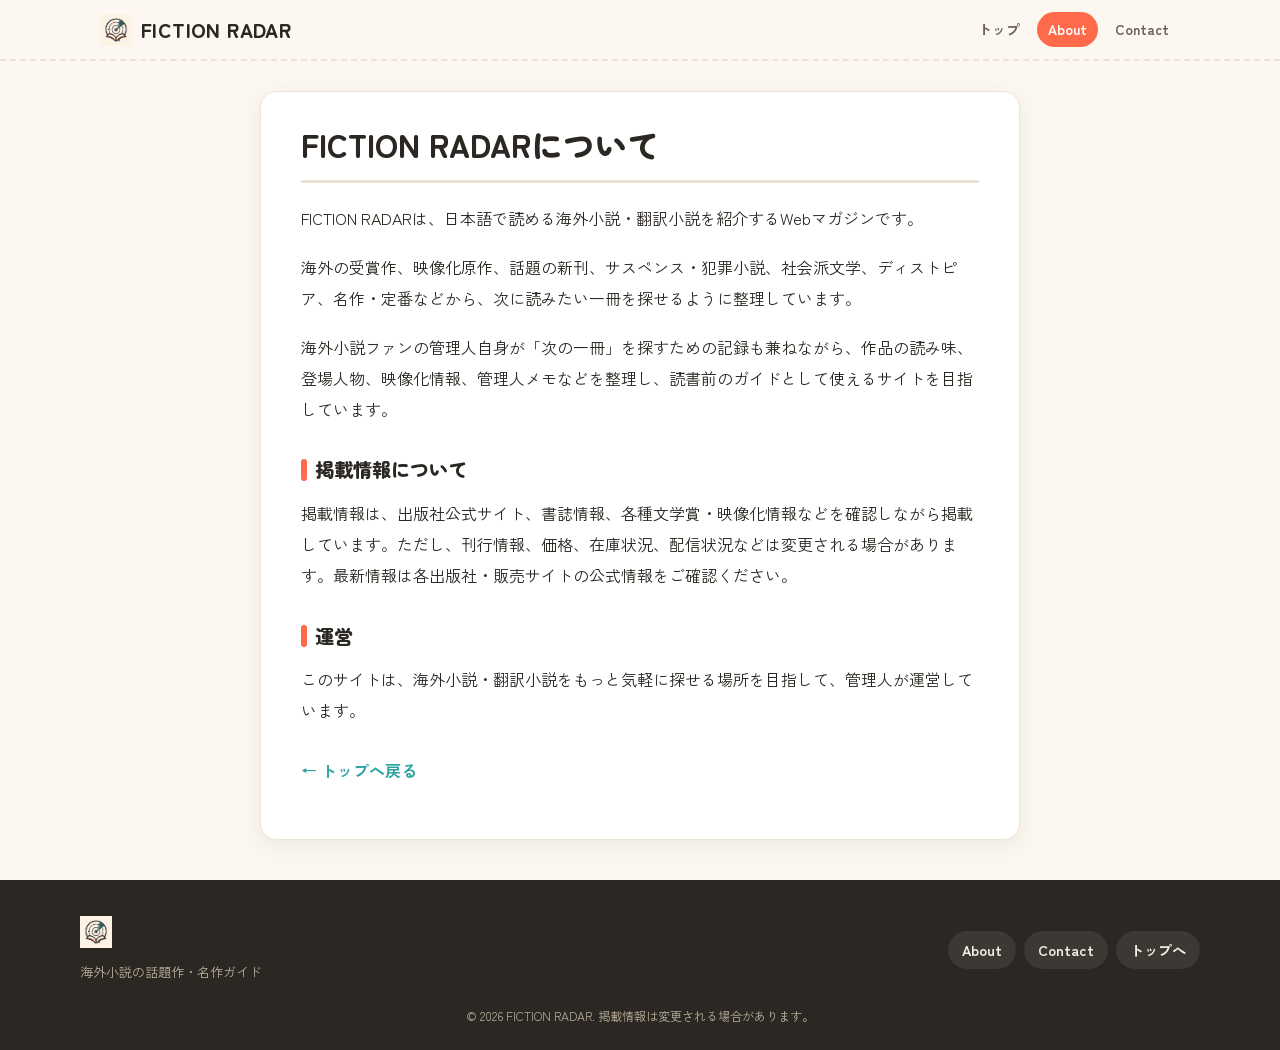
<file: about.html>
<!DOCTYPE html>
<html lang="ja">
<head>
  <meta charset="UTF-8" />
  <meta name="viewport" content="width=device-width, initial-scale=1.0" />
  <title>FICTION RADARについて｜FICTION RADAR</title>
  <meta name="description" content="FICTION RADARは、日本語で読める海外小説・翻訳小説を紹介するWebマガジンです。受賞作、映像化原作、話題の新刊から次の一冊を探せます。" />
  <meta name="robots" content="index, follow" />
  <link rel="canonical" href="https://raftuff.github.io/fiction-radar/about.html" />

  <meta property="og:type" content="website" />
  <meta property="og:site_name" content="FICTION RADAR" />
  <meta property="og:locale" content="ja_JP" />
  <meta property="og:title" content="FICTION RADARについて｜FICTION RADAR" />
  <meta property="og:description" content="FICTION RADARは、日本語で読める海外小説・翻訳小説を紹介するWebマガジンです。受賞作、映像化原作、話題の新刊から次の一冊を探せます。" />
  <meta property="og:url" content="https://raftuff.github.io/fiction-radar/about.html" />
  <meta property="og:image" content="https://raftuff.github.io/fiction-radar/assets/images/main-visual.png" />

  <link rel="icon" type="image/png" href="assets/images/icon.png" />
  <link rel="apple-touch-icon" href="assets/images/icon.png" />
  <link rel="preconnect" href="https://fonts.googleapis.com" />
  <link rel="preconnect" href="https://fonts.gstatic.com" crossorigin />
  <link href="https://fonts.googleapis.com/css2?family=Zen+Maru+Gothic:wght@500;700;900&family=Zen+Kaku+Gothic+New:wght@400;500;700&display=swap" rel="stylesheet" />
  <link rel="stylesheet" href="style.css" />
</head>
<body>

  <!-- ============ ヘッダー ============ -->
  <header class="header">
    <div class="header__inner">
      <a href="index.html" class="logo">
        <img class="logo__icon" src="assets/images/icon.png" alt="" aria-hidden="true" width="32" height="32" />
        <span class="logo__text">FICTION&nbsp;RADAR</span>
      </a>

      <button class="menu-toggle" id="menu-toggle" aria-label="メニューを開く" aria-expanded="false" aria-controls="main-nav">
        <span></span><span></span><span></span>
      </button>

      <nav class="nav nav--simple" id="main-nav">
        <a href="index.html">トップ</a>
        <a href="about.html" class="is-active">About</a>
        <a href="contact.html">Contact</a>
      </nav>
    </div>
  </header>

  <!-- ============ 本文 ============ -->
  <main class="container container--page">
    <article class="page">
      <h1 class="page__title">FICTION RADARについて</h1>

      <p>FICTION RADARは、日本語で読める海外小説・翻訳小説を紹介するWebマガジンです。</p>
      <p>海外の受賞作、映像化原作、話題の新刊、サスペンス・犯罪小説、社会派文学、ディストピア、名作・定番などから、次に読みたい一冊を探せるように整理しています。</p>
      <p>海外小説ファンの管理人自身が「次の一冊」を探すための記録も兼ねながら、作品の読み味、登場人物、映像化情報、管理人メモなどを整理し、読書前のガイドとして使えるサイトを目指しています。</p>

      <h2 class="page__h2">掲載情報について</h2>
      <p>掲載情報は、出版社公式サイト、書誌情報、各種文学賞・映像化情報などを確認しながら掲載しています。ただし、刊行情報、価格、在庫状況、配信状況などは変更される場合があります。最新情報は各出版社・販売サイトの公式情報をご確認ください。</p>

      <h2 class="page__h2">運営</h2>
      <p>このサイトは、海外小説・翻訳小説をもっと気軽に探せる場所を目指して、管理人が運営しています。</p>

      <p class="page__back"><a class="back-link" href="index.html">← トップへ戻る</a></p>
    </article>
  </main>

  <!-- ============ フッター ============ -->
  <footer class="footer">
    <div class="footer__inner">
      <div class="footer__brand">
        <img class="logo__icon" src="assets/images/icon.png" alt="" aria-hidden="true" width="32" height="32" />
        <span class="logo__text">FICTION RADAR</span>
        <p class="footer__tag">海外小説の話題作・名作ガイド</p>
      </div>
      <div class="footer__links">
        <a href="about.html">About</a>
        <a href="contact.html">Contact</a>
        <a href="index.html">トップへ</a>
      </div>
    </div>
    <p class="footer__copy">© <span id="year">2026</span> FICTION RADAR. 掲載情報は変更される場合があります。</p>
  </footer>

  <script src="menu.js"></script>
  <script src="script.js"></script>
</body>
</html>
</file>
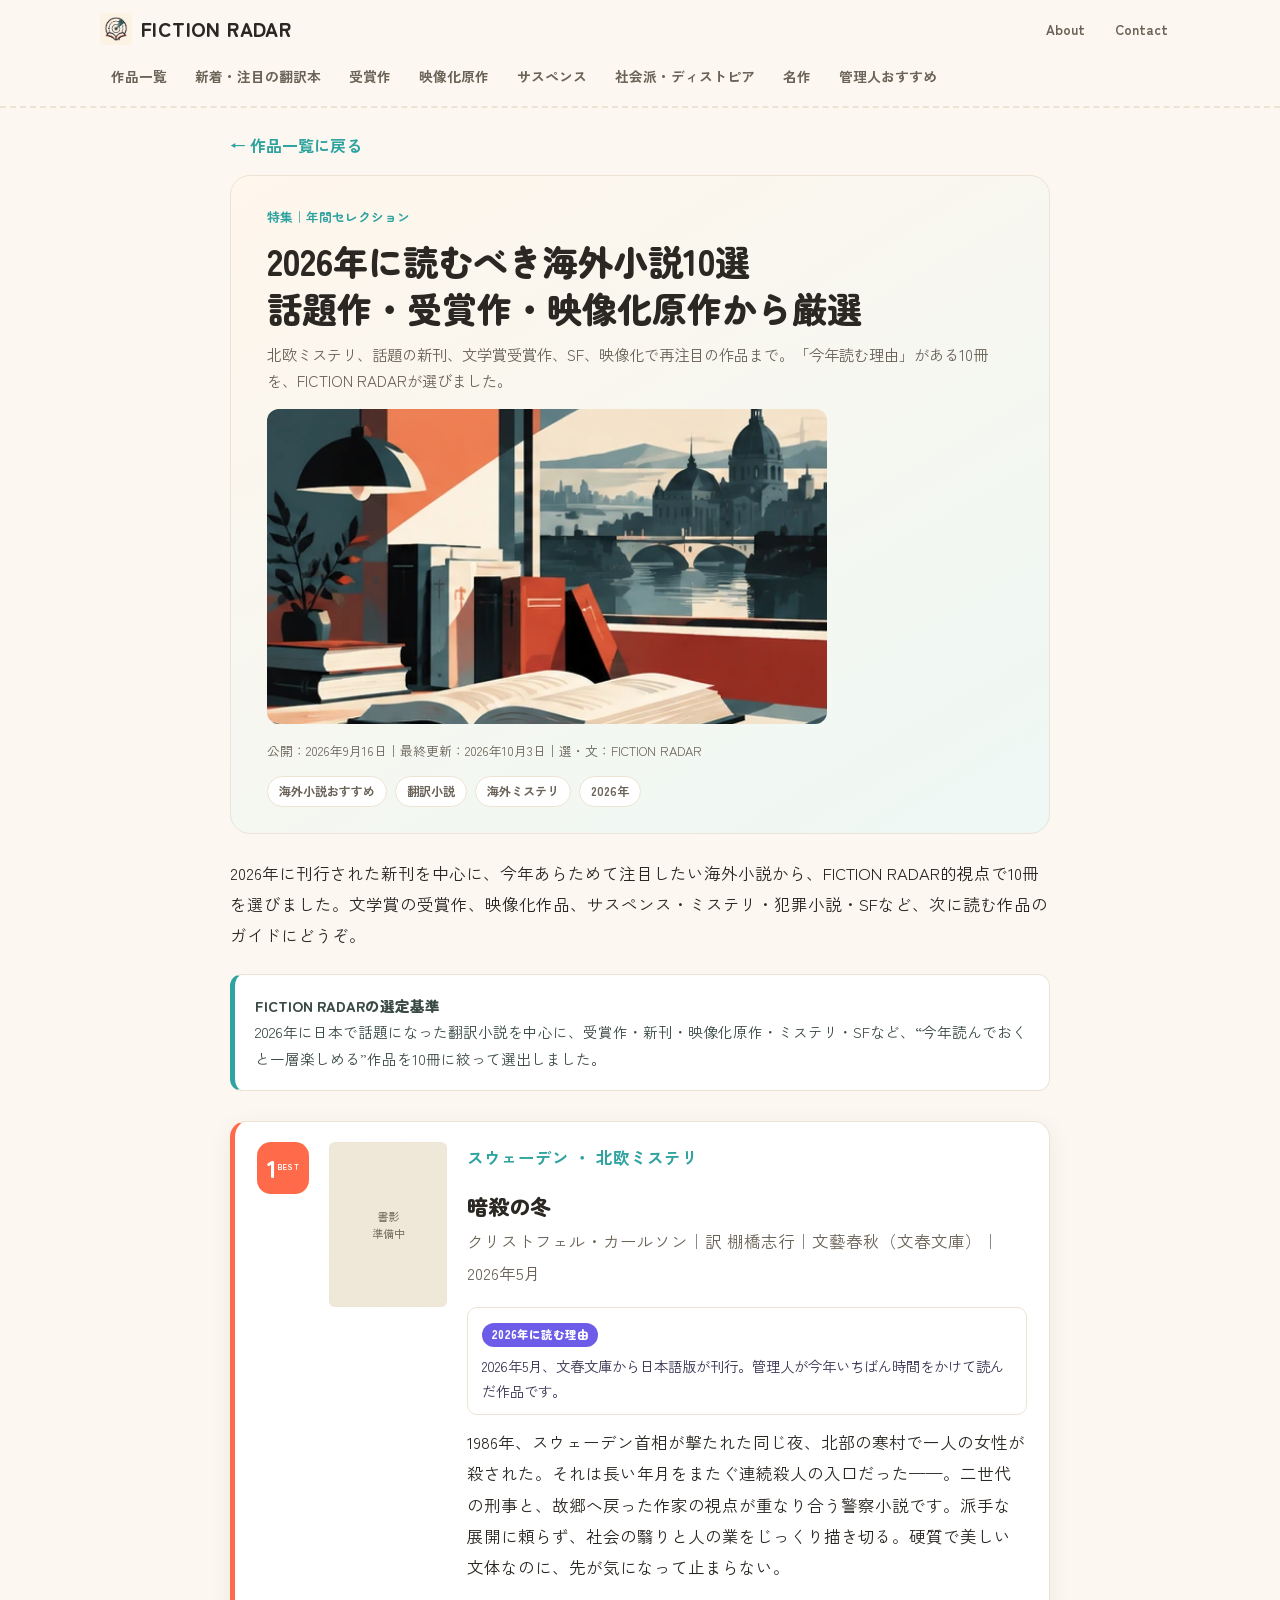
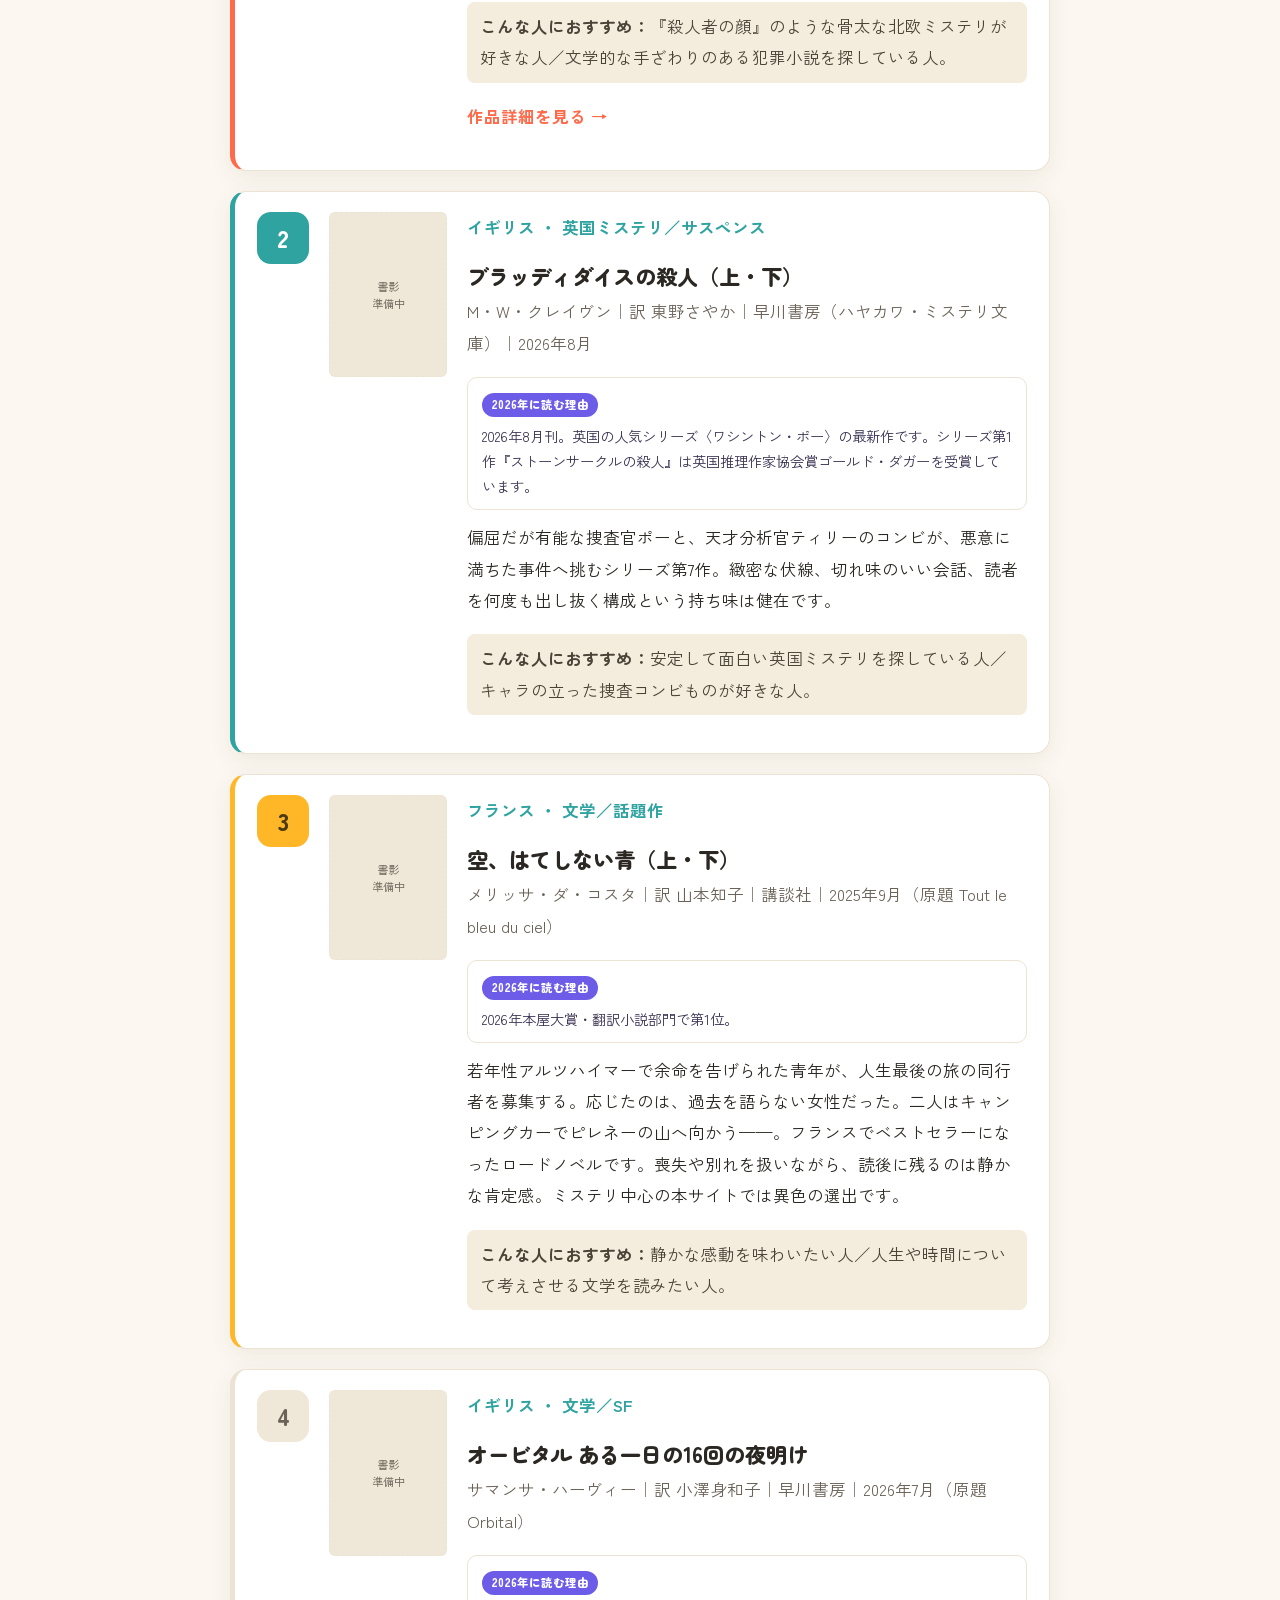
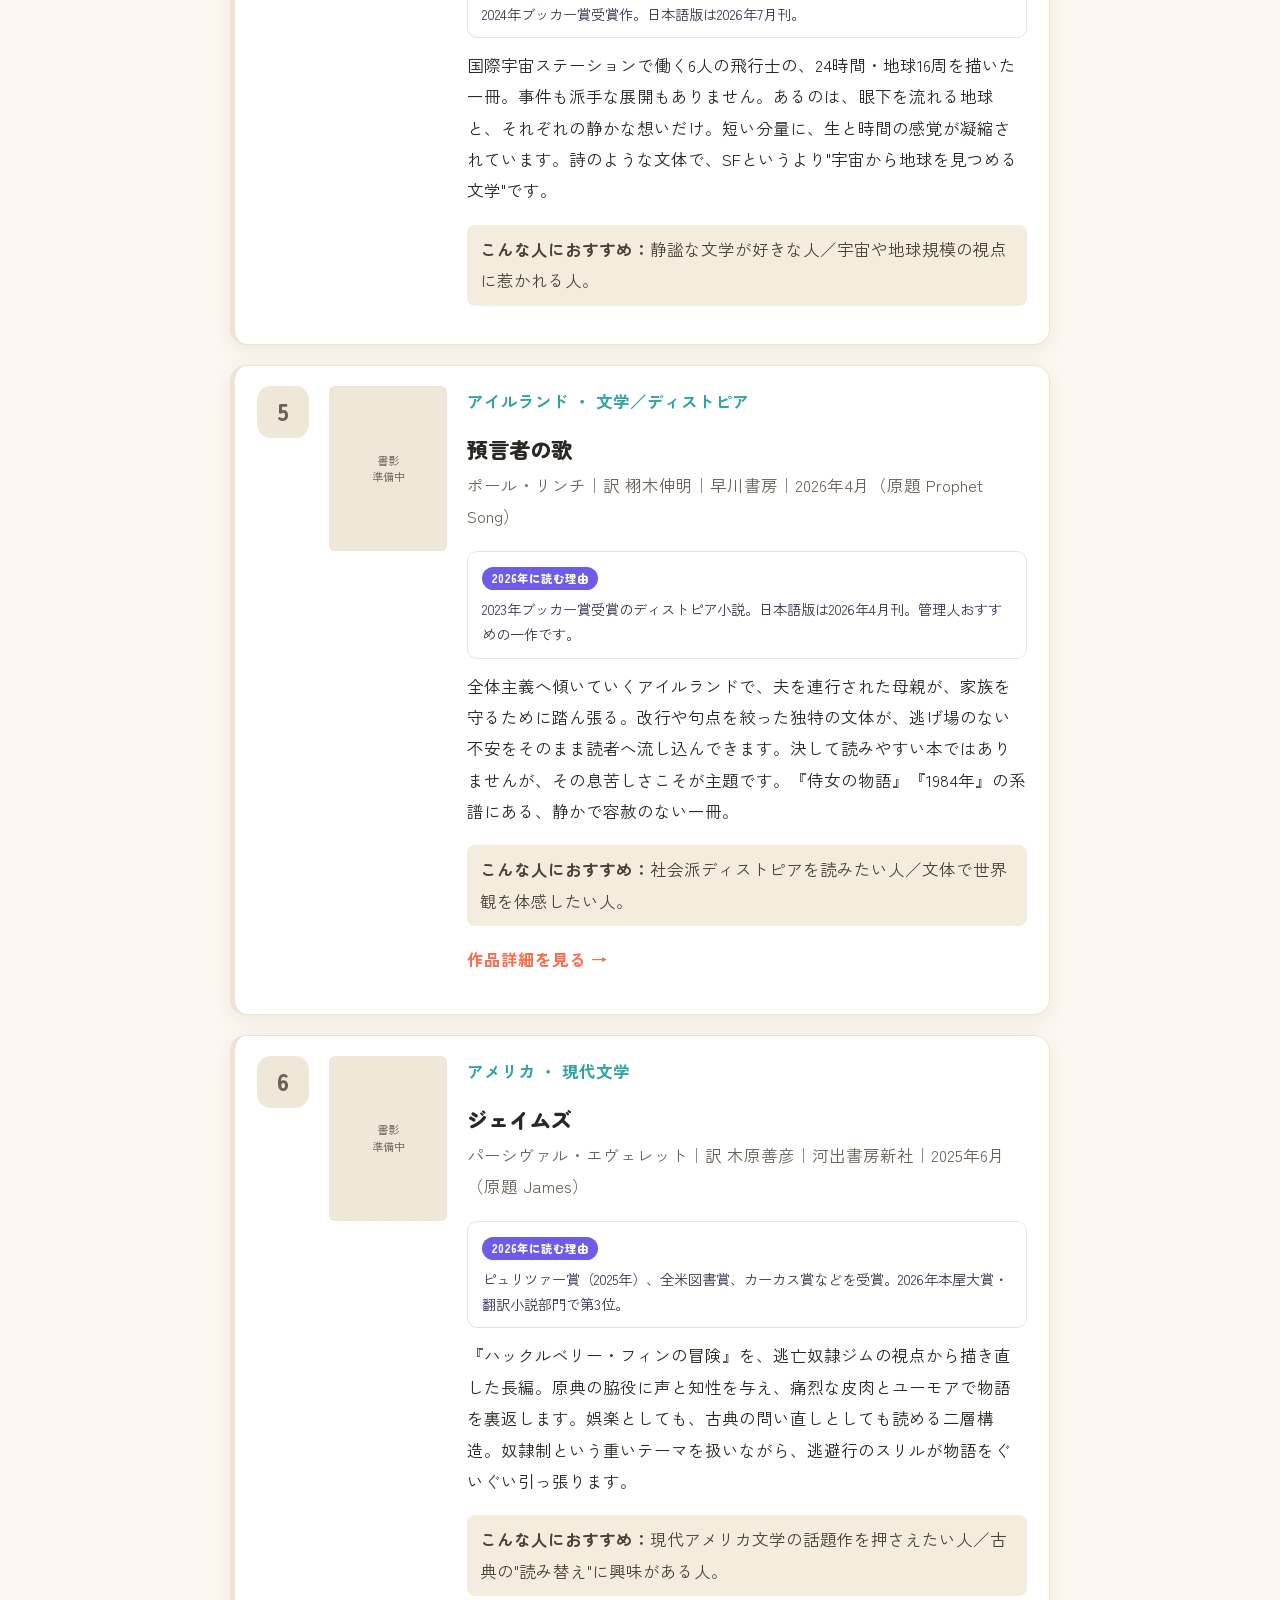
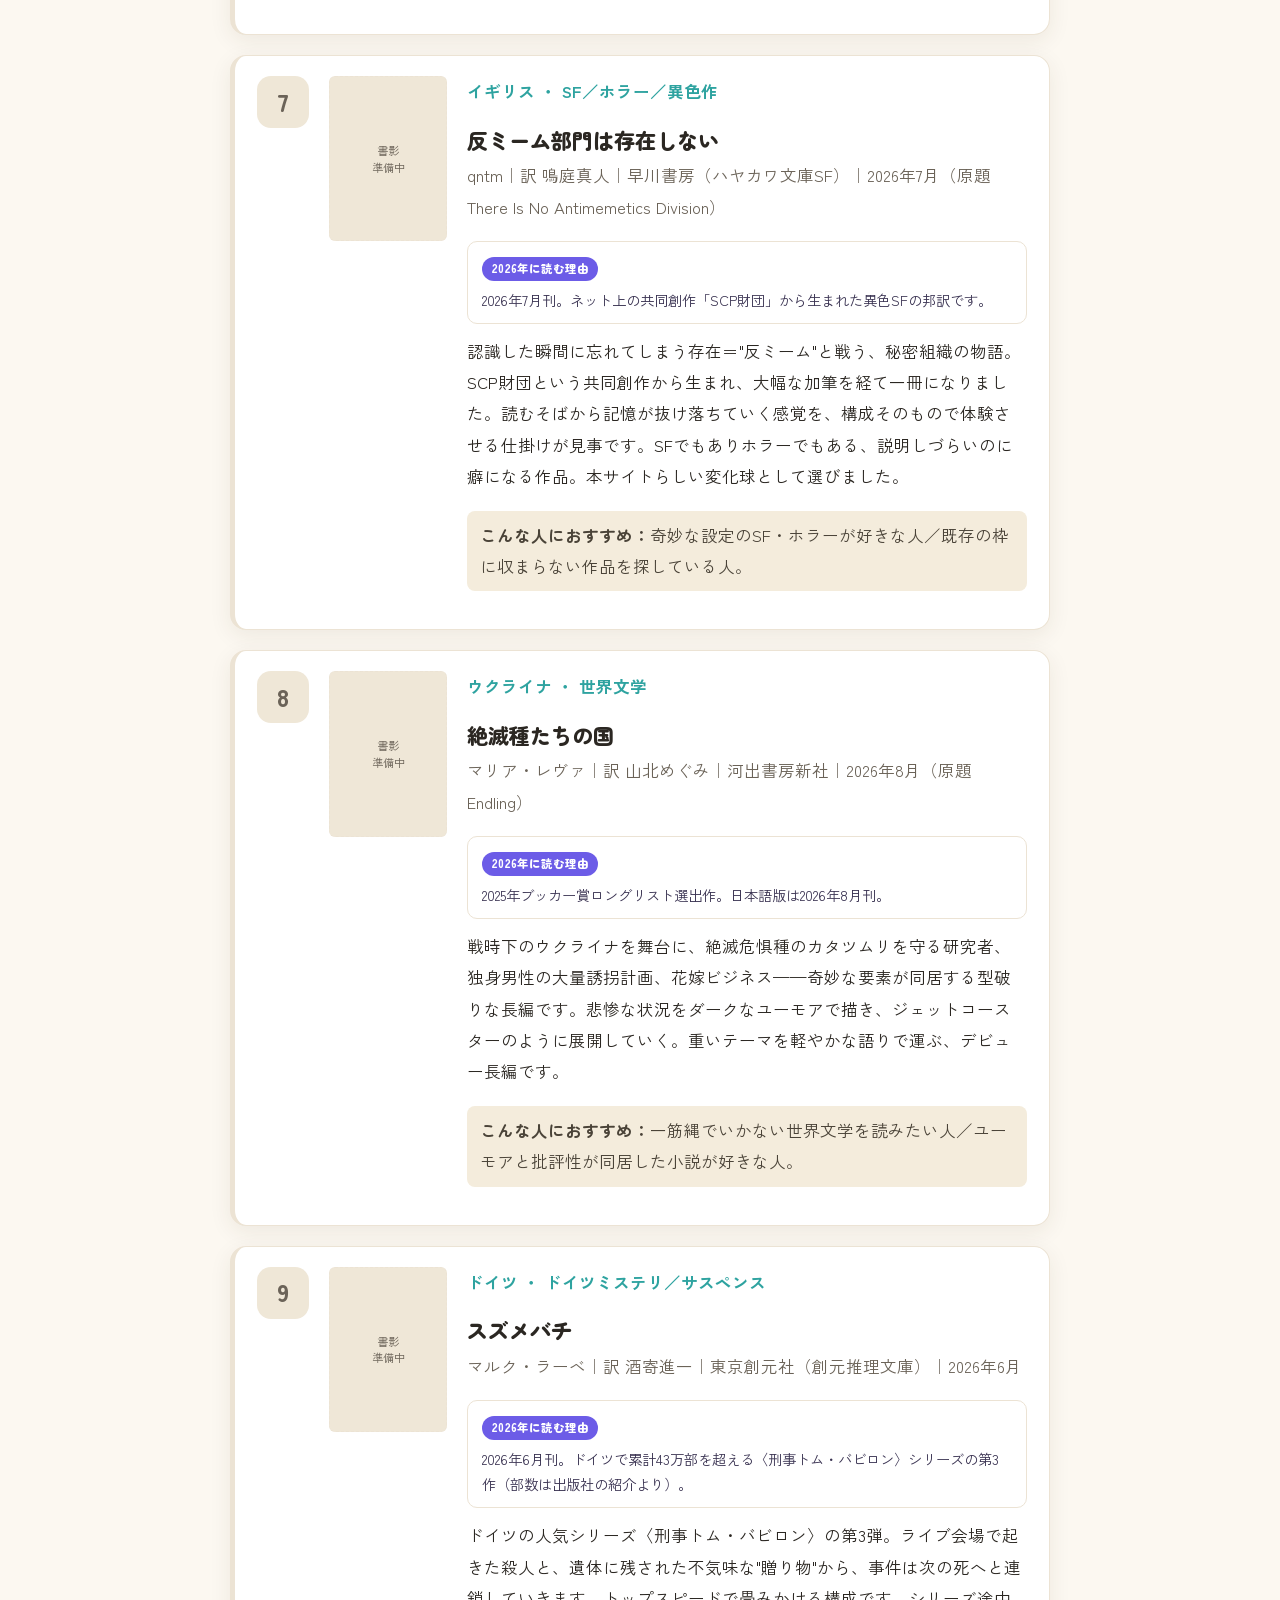
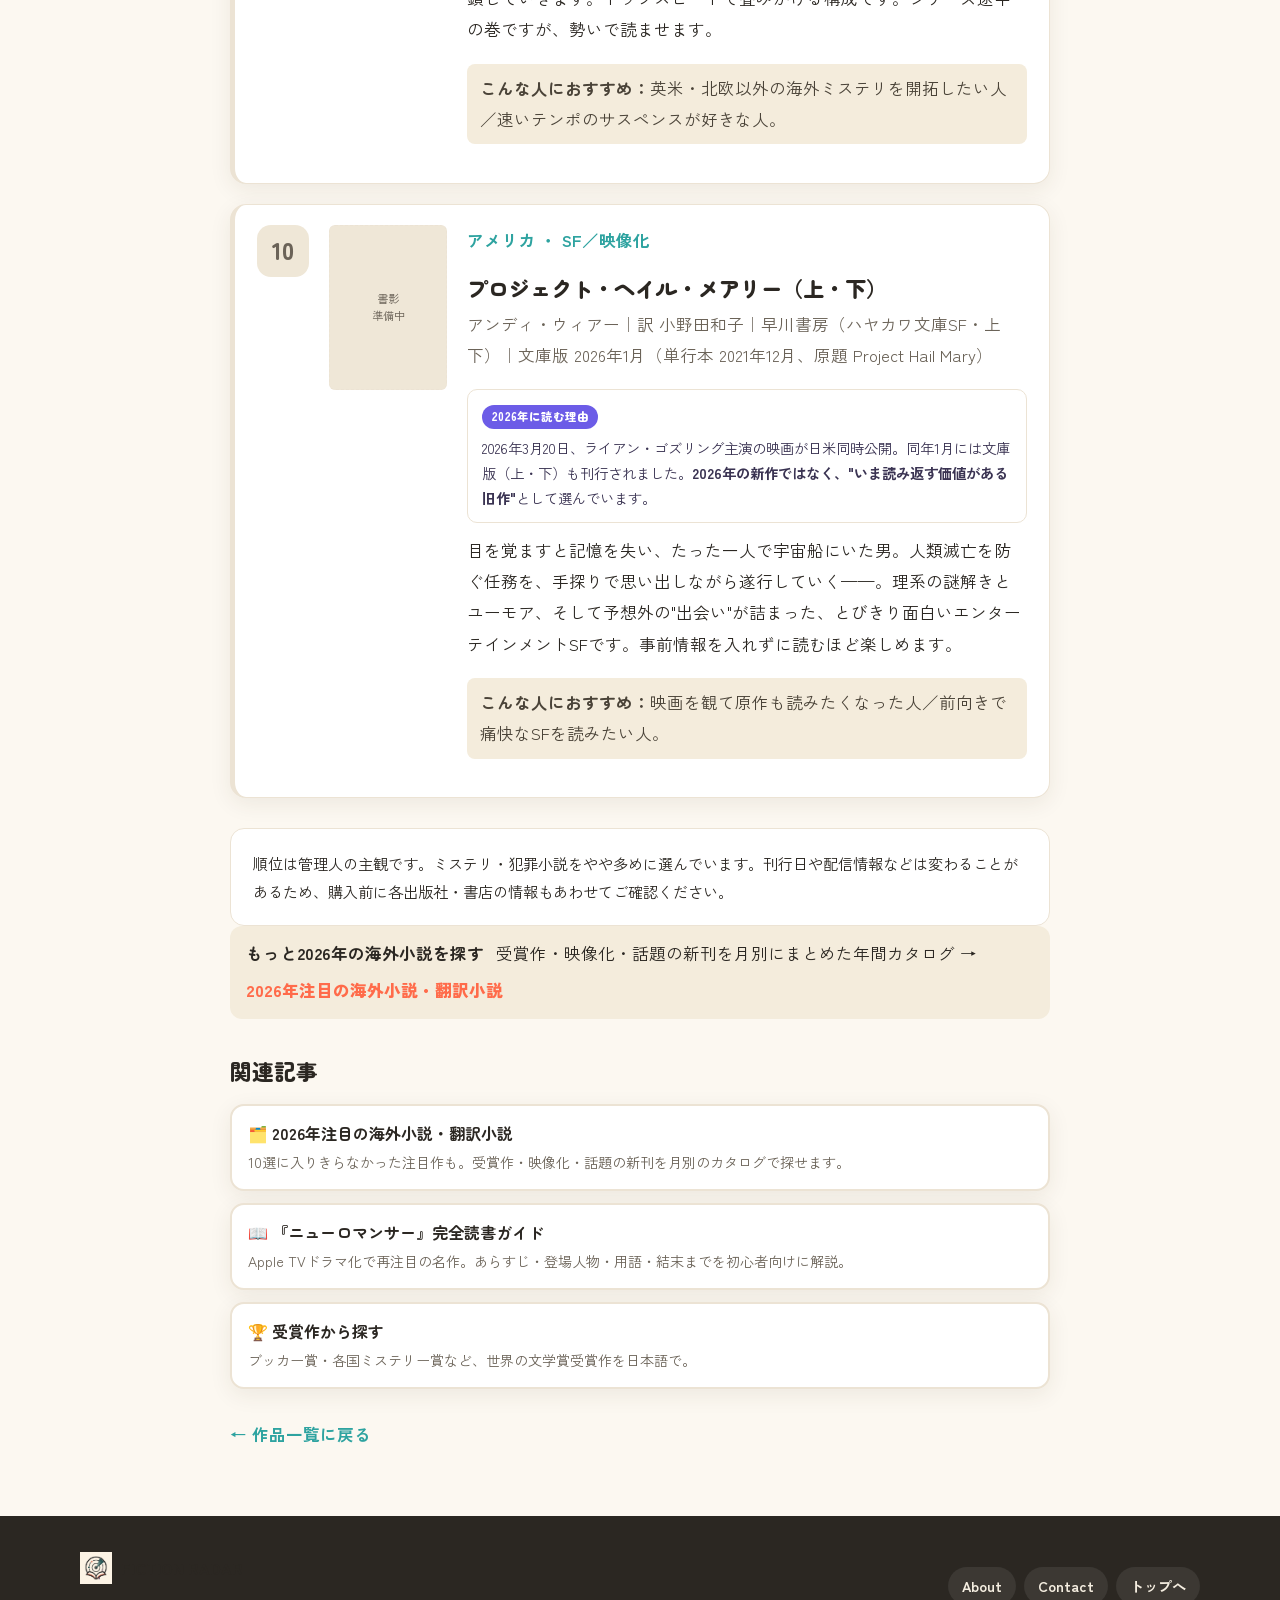
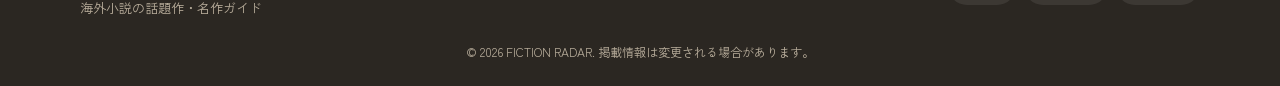
<file: best-translated-fiction-2026.html>
<!DOCTYPE html>
<html lang="ja">
<head>
  <meta charset="UTF-8" />
  <meta name="viewport" content="width=device-width, initial-scale=1.0" />

  <!-- Google tag (gtag.js) - GA4 -->
  <script async src="https://www.googletagmanager.com/gtag/js?id=G-45LHMV58RH"></script>
  <script>
    window.dataLayer = window.dataLayer || [];
    function gtag(){dataLayer.push(arguments);}
    gtag('js', new Date());
    gtag('config', 'G-45LHMV58RH');
  </script>

  <title>2026年に読むべき海外小説10選｜話題作・受賞作・映像化原作から厳選 | FICTION RADAR</title>
  <meta name="description" content="2026年に読みたい海外小説・翻訳小説をFICTION RADARが10冊厳選。北欧ミステリ、話題の新刊、文学賞受賞作、SF、映像化原作まで、今年読む理由とともに紹介します。" />
  <meta name="robots" content="index, follow" />
  <link rel="canonical" href="https://raftuff.github.io/fiction-radar/best-translated-fiction-2026.html" />

  <meta property="og:type" content="article" />
  <meta property="og:site_name" content="FICTION RADAR" />
  <meta property="og:locale" content="ja_JP" />
  <meta property="og:title" content="2026年に読むべき海外小説10選｜話題作・受賞作・映像化原作から厳選" />
  <meta property="og:description" content="北欧ミステリ、話題の新刊、文学賞受賞作、SF、映像化原作まで、2026年に読む理由とともにFICTION RADARが10冊を厳選しました。" />
  <meta property="og:url" content="https://raftuff.github.io/fiction-radar/best-translated-fiction-2026.html" />
  <meta property="og:image" content="https://raftuff.github.io/fiction-radar/assets/images/feature-best-2026-hero.webp" />

  <meta name="twitter:card" content="summary_large_image" />
  <meta name="twitter:title" content="2026年に読むべき海外小説10選｜話題作・受賞作・映像化原作から厳選" />
  <meta name="twitter:description" content="北欧ミステリ、話題の新刊、文学賞受賞作、SF、映像化原作まで、2026年に読む理由とともに10冊を厳選。" />
  <meta name="twitter:image" content="https://raftuff.github.io/fiction-radar/assets/images/feature-best-2026-hero.webp" />

  <link rel="icon" type="image/png" href="assets/images/icon.png" />
  <link rel="apple-touch-icon" href="assets/images/icon.png" />
  <link rel="preconnect" href="https://fonts.googleapis.com" />
  <link rel="preconnect" href="https://fonts.gstatic.com" crossorigin />
  <link href="https://fonts.googleapis.com/css2?family=Zen+Maru+Gothic:wght@500;700;900&family=Zen+Kaku+Gothic+New:wght@400;500;700&display=swap" rel="stylesheet" />
  <link rel="stylesheet" href="style.css" />

  <!-- JSON-LD: Article -->
  <script type="application/ld+json">
  {
    "@context": "https://schema.org",
    "@type": "Article",
    "headline": "2026年に読むべき海外小説10選｜話題作・受賞作・映像化原作から厳選",
    "description": "2026年に読みたい海外小説・翻訳小説をFICTION RADARが10冊厳選。北欧ミステリ、話題の新刊、文学賞受賞作、SF、映像化原作まで、今年読む理由とともに紹介します。",
    "inLanguage": "ja",
    "image": "https://raftuff.github.io/fiction-radar/assets/images/main-visual.png",
    "mainEntityOfPage": "https://raftuff.github.io/fiction-radar/best-translated-fiction-2026.html",
    "datePublished": "2026-09-16",
    "dateModified": "2026-10-03",
    "author": { "@type": "Organization", "name": "FICTION RADAR" },
    "publisher": { "@type": "Organization", "name": "FICTION RADAR" }
  }
  </script>

  <!-- JSON-LD: ItemList (ランキング10作品) -->
  <script type="application/ld+json">
  {
    "@context": "https://schema.org",
    "@type": "ItemList",
    "name": "2026年に読むべき海外小説10選",
    "itemListOrder": "https://schema.org/ItemListOrderDescending",
    "numberOfItems": 10,
    "itemListElement": [
      { "@type": "ListItem", "position": 1, "name": "暗殺の冬（クリストフェル・カールソン）", "url": "https://raftuff.github.io/fiction-radar/best-translated-fiction-2026.html#rank1" },
      { "@type": "ListItem", "position": 2, "name": "ブラッディダイスの殺人（M・W・クレイヴン）", "url": "https://raftuff.github.io/fiction-radar/best-translated-fiction-2026.html#rank2" },
      { "@type": "ListItem", "position": 3, "name": "空、はてしない青（メリッサ・ダ・コスタ）", "url": "https://raftuff.github.io/fiction-radar/best-translated-fiction-2026.html#rank3" },
      { "@type": "ListItem", "position": 4, "name": "オービタル ある一日の16回の夜明け（サマンサ・ハーヴィー）", "url": "https://raftuff.github.io/fiction-radar/best-translated-fiction-2026.html#rank4" },
      { "@type": "ListItem", "position": 5, "name": "預言者の歌（ポール・リンチ）", "url": "https://raftuff.github.io/fiction-radar/best-translated-fiction-2026.html#rank5" },
      { "@type": "ListItem", "position": 6, "name": "ジェイムズ（パーシヴァル・エヴェレット）", "url": "https://raftuff.github.io/fiction-radar/best-translated-fiction-2026.html#rank6" },
      { "@type": "ListItem", "position": 7, "name": "反ミーム部門は存在しない（qntm）", "url": "https://raftuff.github.io/fiction-radar/best-translated-fiction-2026.html#rank7" },
      { "@type": "ListItem", "position": 8, "name": "絶滅種たちの国（マリア・レヴァ）", "url": "https://raftuff.github.io/fiction-radar/best-translated-fiction-2026.html#rank8" },
      { "@type": "ListItem", "position": 9, "name": "スズメバチ（マルク・ラーベ）", "url": "https://raftuff.github.io/fiction-radar/best-translated-fiction-2026.html#rank9" },
      { "@type": "ListItem", "position": 10, "name": "プロジェクト・ヘイル・メアリー（アンディ・ウィアー）", "url": "https://raftuff.github.io/fiction-radar/best-translated-fiction-2026.html#rank10" }
    ]
  }
  </script>

  <!-- ============================================================
       記事ページ専用スタイル（「○○10選」シリーズ共通テンプレ）
       カラー/フォントは既存 style.css の CSS変数を流用
       ============================================================ -->
  <style>
    .art-wrap { max-width: 860px; margin: 0 auto; padding: 24px 20px 48px; }
    .art-content { max-width: 820px; margin: 0 auto; }
    .art-content p { font-size: 16.5px; line-height: 1.9; margin: 0 0 1.1em; }
    .art-back { margin: 0 0 16px; }

    .art-hero {
      background: linear-gradient(150deg, #fff6ec 0%, #eef8f5 100%);
      border: 1px solid var(--line); border-radius: 20px;
      padding: 30px clamp(20px, 4vw, 36px) 26px; margin-bottom: 24px;
    }
    .art-hero__eyebrow { font-family: var(--font-round); font-weight:700; font-size:.8rem; color:var(--accent-2); margin:0 0 10px; }
    .art-hero__title { font-family: var(--font-round); font-weight: 900; font-size: clamp(1.5rem, 4.6vw, 2.2rem); line-height: 1.32; margin: 0 0 10px; }
    .art-hero__sub { font-size: .96rem; color: var(--ink-soft); margin: 0 0 16px; line-height:1.7; }
    .art-hero__meta { font-size:.8rem; color:var(--ink-soft); }
    .art-tags { display: flex; flex-wrap: wrap; gap: 8px; margin-top:14px; }
    .art-tag { font-size: .76rem; font-weight: 700; padding: 4px 11px; border-radius: 999px; background: #fff; border: 1.5px solid var(--line); color: var(--ink-soft); }

    .art-lead { font-size:16.5px; line-height:1.95; margin:0 0 1.1em; }

    /* 選定基準ボックス */
    .policy-box { background: var(--bg-soft); border:1px solid var(--line); border-left:5px solid var(--accent-2); border-radius:12px; padding:18px 20px; margin:22px 0 30px; }
    .policy-box__title { font-family:var(--font-round); font-weight:900; font-size:1rem; margin:0 0 8px; color:#1f5a52; }
    .policy-box p { font-size:.92rem; line-height:1.8; margin:0; color:#3a4a45; }

    /* ランキング本体 */
    .rank-list { display:grid; gap:20px; margin:10px 0 0; }
    .rank-item { display:flex; flex-wrap:wrap; gap:16px 20px; background:var(--bg-soft); border:1px solid var(--line); border-left:5px solid var(--line); border-radius:16px; padding:20px 22px; box-shadow:var(--shadow); scroll-margin-top:80px; }
    .rank-item--gold   { border-left-color: var(--accent); }
    .rank-item--silver { border-left-color: var(--accent-2); }
    .rank-item--bronze { border-left-color: var(--accent-3); }

    .rank-item__num { flex:0 0 auto; width:52px; height:52px; border-radius:14px; background:#efe7d7; color:var(--ink-soft); font-family:var(--font-round); font-weight:900; font-size:1.5rem; display:flex; align-items:center; justify-content:center; }
    .rank-item--gold   .rank-item__num { background:var(--accent);   color:#fff; }
    .rank-item--silver .rank-item__num { background:var(--accent-2); color:#fff; }
    .rank-item--bronze .rank-item__num { background:var(--accent-3); color:#4a3a10; }
    .rank-item__num small { display:block; font-size:.5rem; font-weight:700; letter-spacing:.05em; margin-top:-2px; }

    .rank-item__cover { flex:0 0 118px; width:118px; }
    .rank-item__cover img { width:100%; height:auto; display:block; border-radius:6px; box-shadow:0 6px 18px rgba(60,45,30,.18); background:#f0ece3; }
    .no-cover { width:118px; aspect-ratio:5/7; border-radius:6px; background:#efe7d7; border:1px dashed var(--line); display:flex; align-items:center; justify-content:center; text-align:center; font-size:.7rem; color:var(--ink-soft); padding:8px; line-height:1.5; }

    .rank-item__body { flex:1 1 340px; min-width:0; }
    .rank-item__cat { font-size:.76rem; font-weight:700; color:var(--accent-2); margin:0 0 4px; }
    .rank-item__title { font-family:var(--font-round); font-weight:900; font-size:1.32rem; line-height:1.35; margin:0 0 6px; }
    .rank-item__author { font-size:.82rem; color:var(--ink-soft); margin:0 0 12px; line-height:1.6; }

    .rank-reason { background:#fff; border:1px solid var(--line); border-radius:10px; padding:11px 14px; margin:0 0 12px; }
    .rank-reason__label { display:inline-block; font-family:var(--font-round); font-weight:800; font-size:.72rem; color:#fff; background:var(--accent-4); padding:2px 9px; border-radius:999px; margin:0 0 6px; }
    .rank-reason p { font-size:.9rem; line-height:1.75; margin:0; color:#3a3352; }

    .rank-desc { font-size:.94rem; line-height:1.85; margin:0 0 10px; }
    .rank-osusume { font-size:.88rem; line-height:1.75; margin:0 0 10px; color:#4a4338; background:#f4ecdc; border-radius:8px; padding:9px 13px; }
    .rank-osusume b { font-family:var(--font-round); }
    .rank-links { margin:6px 0 0; }
    .rank-links a { font-weight:700; color:var(--accent); }

    .art-outro { background: var(--bg-soft); border:1px solid var(--line); border-radius:14px; padding:20px 22px; margin:30px 0 0; }
    .art-outro p { font-size:.95rem; line-height:1.85; margin:0 0 .7em; }
    .art-outro p:last-child { margin-bottom:0; }

    .rel-cards { display:grid; gap:12px; margin:14px 0 0; }
    .rel-card { display:block; border:2px solid var(--line); border-radius:14px; background:var(--bg-soft); padding:14px 16px; box-shadow:var(--shadow); transition:transform .15s, box-shadow .15s, border-color .15s; }
    .rel-card:hover { transform:translateY(-3px); box-shadow:var(--shadow-hover); border-color:var(--accent); }
    .rel-card b { font-family:var(--font-round); }
    .rel-card span { display:block; font-size:.88rem; color:var(--ink-soft); margin-top:4px; }

    .more-radar { display:flex; flex-wrap:wrap; align-items:center; gap:6px 12px; background:#f4ecdc; border-radius:12px; padding:12px 16px; margin:24px 0 0; font-size:.92rem; }
    .more-radar b { font-family:var(--font-round); }
    .more-radar a { font-weight:800; color:var(--accent); }

    .art-content h2.sec-h { font-family:var(--font-round); font-weight:900; font-size:1.35rem; margin:34px 0 6px; }

    @media (max-width: 560px) {
      .art-wrap { padding:18px 16px 40px; }
      .rank-item { padding:16px; gap:12px 14px; }
      .rank-item__num { width:44px; height:44px; font-size:1.25rem; border-radius:12px; }
      .rank-item__cover { flex-basis:92px; width:92px; }
      .no-cover { width:92px; }
      .rank-item__title { font-size:1.18rem; }
    }
  </style>
</head>
<body>

  <!-- ============ ヘッダー ============ -->
  <header class="header">
    <div class="header__inner">
      <a href="index.html" class="logo">
        <img class="logo__icon" src="assets/images/icon.png" alt="" aria-hidden="true" width="32" height="32" />
        <span class="logo__text">FICTION&nbsp;RADAR</span>
      </a>
      <div class="header__util">
        <a href="about.html">About</a>
        <a href="contact.html">Contact</a>
      </div>
      <button class="menu-toggle" id="menu-toggle" aria-label="メニューを開く" aria-expanded="false" aria-controls="main-nav">
        <span></span><span></span><span></span>
      </button>
      <nav class="nav" id="main-nav">
        <a href="index.html" data-cat="__all">作品一覧</a>
        <a href="category.html?cat=new" data-cat="new">新着・注目の翻訳本</a>
        <a href="category.html?cat=awards" data-cat="awards">受賞作</a>
        <a href="category.html?cat=adaptations" data-cat="adaptations">映像化原作</a>
        <a href="category.html?cat=suspense" data-cat="suspense">サスペンス</a>
        <a href="category.html?cat=dystopia" data-cat="dystopia">社会派・ディストピア</a>
        <a href="category.html?cat=classics" data-cat="classics">名作</a>
        <!-- 翻訳待ちウォッチ：実在作品を掲載したら復活 <a href="category.html?cat=wishlist" data-cat="wishlist">翻訳待ち</a> -->
        <a href="category.html?cat=recommend" data-cat="recommend" class="nav__pick">管理人おすすめ</a>
        <a href="about.html" class="nav__util nav__util--sep">About</a>
        <a href="contact.html" class="nav__util">Contact</a>
      </nav>
    </div>
  </header>

  <!-- ============ 記事本文 ============ -->
  <main class="art-wrap">

    <p class="art-back"><a class="back-link" href="index.html">← 作品一覧に戻る</a></p>

    <header class="art-hero">
      <p class="art-hero__eyebrow">特集｜年間セレクション</p>
      <h1 class="art-hero__title">2026年に読むべき海外小説10選<br />話題作・受賞作・映像化原作から厳選</h1>
      <p class="art-hero__sub">北欧ミステリ、話題の新刊、文学賞受賞作、SF、映像化で再注目の作品まで。「今年読む理由」がある10冊を、FICTION RADARが選びました。</p>
      <figure class="article-hero">
        <img class="article-hero__image" style="--hero-pos: 50% 65%;" src="assets/images/feature-best-2026-hero.webp" alt="本と都市をモチーフにしたFICTION RADARの特集イラスト" width="544" height="488" fetchpriority="high" />
      </figure>
      <!-- 記事を更新したら「最終更新」の日付（time要素の datetime と表示）と、JSON-LD の dateModified、sitemap.xml の lastmod を変更する -->
      <p class="art-hero__meta">公開：2026年9月16日｜最終更新：<time datetime="2026-10-03">2026年10月3日</time>｜選・文：FICTION RADAR</p>
      <div class="art-tags">
        <span class="art-tag">海外小説おすすめ</span>
        <span class="art-tag">翻訳小説</span>
        <span class="art-tag">海外ミステリ</span>
        <span class="art-tag">2026年</span>
      </div>
    </header>

    <div class="art-content">

      <p class="art-lead">2026年に刊行された新刊を中心に、今年あらためて注目したい海外小説から、FICTION RADAR的視点で10冊を選びました。文学賞の受賞作、映像化作品、サスペンス・ミステリ・犯罪小説・SFなど、次に読む作品のガイドにどうぞ。</p>

      <div class="policy-box">
        <p class="policy-box__title">FICTION RADARの選定基準</p>
        <p>2026年に日本で話題になった翻訳小説を中心に、受賞作・新刊・映像化原作・ミステリ・SFなど、“今年読んでおくと一層楽しめる”作品を10冊に絞って選出しました。</p>
      </div>

      <div class="rank-list">

        <!-- 1 -->
        <article class="rank-item rank-item--gold" id="rank1">
          <div class="rank-item__num">1<small>BEST</small></div>
          <a class="rank-item__cover" href="book.html?id=ansatsu-no-fuyu">
            <img src="https://b-bunshun.ismcdn.jp/mwimgs/c/e/480/img_cec081fdd50f50ad3af60a4c57c3801a4841269.jpg" alt="『暗殺の冬』書影" loading="lazy" onerror="this.parentNode.innerHTML='<div class=&quot;no-cover&quot;>書影<br>準備中</div>';" />
          </a>
          <div class="rank-item__body">
            <p class="rank-item__cat">スウェーデン ・ 北欧ミステリ</p>
            <h2 class="rank-item__title">暗殺の冬</h2>
            <p class="rank-item__author">クリストフェル・カールソン｜訳 棚橋志行｜文藝春秋（文春文庫）｜2026年5月</p>
            <div class="rank-reason"><span class="rank-reason__label">2026年に読む理由</span><p>2026年5月、文春文庫から日本語版が刊行。管理人が今年いちばん時間をかけて読んだ作品です。</p></div>
            <p class="rank-desc">1986年、スウェーデン首相が撃たれた同じ夜、北部の寒村で一人の女性が殺された。それは長い年月をまたぐ連続殺人の入口だった——。二世代の刑事と、故郷へ戻った作家の視点が重なり合う警察小説です。派手な展開に頼らず、社会の翳りと人の業をじっくり描き切る。硬質で美しい文体なのに、先が気になって止まらない。</p>
            <p class="rank-osusume"><b>こんな人におすすめ：</b>『殺人者の顔』のような骨太な北欧ミステリが好きな人／文学的な手ざわりのある犯罪小説を探している人。</p>
            <p class="rank-links"><a href="book.html?id=ansatsu-no-fuyu">作品詳細を見る →</a></p>
          </div>
        </article>

        <!-- 2 -->
        <article class="rank-item rank-item--silver" id="rank2">
          <div class="rank-item__num">2</div>
          <span class="rank-item__cover">
            <img src="https://www.hayakawa-online.co.jp/img/goods/L/448109.jpg" alt="『ブラッディダイスの殺人 上』書影" loading="lazy" onerror="this.parentNode.innerHTML='<div class=&quot;no-cover&quot;>書影<br>準備中</div>';" />
          </span>
          <div class="rank-item__body">
            <p class="rank-item__cat">イギリス ・ 英国ミステリ／サスペンス</p>
            <h2 class="rank-item__title">ブラッディダイスの殺人（上・下）</h2>
            <p class="rank-item__author">M・W・クレイヴン｜訳 東野さやか｜早川書房（ハヤカワ・ミステリ文庫）｜2026年8月</p>
            <div class="rank-reason"><span class="rank-reason__label">2026年に読む理由</span><p>2026年8月刊。英国の人気シリーズ〈ワシントン・ポー〉の最新作です。シリーズ第1作『ストーンサークルの殺人』は英国推理作家協会賞ゴールド・ダガーを受賞しています。</p></div>
            <p class="rank-desc">偏屈だが有能な捜査官ポーと、天才分析官ティリーのコンビが、悪意に満ちた事件へ挑むシリーズ第7作。緻密な伏線、切れ味のいい会話、読者を何度も出し抜く構成という持ち味は健在です。</p>
            <p class="rank-osusume"><b>こんな人におすすめ：</b>安定して面白い英国ミステリを探している人／キャラの立った捜査コンビものが好きな人。</p>
          </div>
        </article>

        <!-- 3 -->
        <article class="rank-item rank-item--bronze" id="rank3">
          <div class="rank-item__num">3</div>
          <span class="rank-item__cover">
            <img src="https://dvs-cover.kodansha.co.jp/0000388937/psd2tTt5PSxWmzKRLy8brWtYhnp87zvz6bCFSgSG.jpg" alt="『空、はてしない青 上』書影" loading="lazy" onerror="this.parentNode.innerHTML='<div class=&quot;no-cover&quot;>書影<br>準備中</div>';" />
          </span>
          <div class="rank-item__body">
            <p class="rank-item__cat">フランス ・ 文学／話題作</p>
            <h2 class="rank-item__title">空、はてしない青（上・下）</h2>
            <p class="rank-item__author">メリッサ・ダ・コスタ｜訳 山本知子｜講談社｜2025年9月（原題 Tout le bleu du ciel）</p>
            <div class="rank-reason"><span class="rank-reason__label">2026年に読む理由</span><p>2026年本屋大賞・翻訳小説部門で第1位。</p></div>
            <p class="rank-desc">若年性アルツハイマーで余命を告げられた青年が、人生最後の旅の同行者を募集する。応じたのは、過去を語らない女性だった。二人はキャンピングカーでピレネーの山へ向かう——。フランスでベストセラーになったロードノベルです。喪失や別れを扱いながら、読後に残るのは静かな肯定感。ミステリ中心の本サイトでは異色の選出です。</p>
            <p class="rank-osusume"><b>こんな人におすすめ：</b>静かな感動を味わいたい人／人生や時間について考えさせる文学を読みたい人。</p>
          </div>
        </article>

        <!-- 4 -->
        <article class="rank-item" id="rank4">
          <div class="rank-item__num">4</div>
          <span class="rank-item__cover">
            <img src="https://www.hayakawa-online.co.jp/img/goods/L/5210533.jpg" alt="『オービタル ある一日の16回の夜明け』書影" loading="lazy" onerror="this.parentNode.innerHTML='<div class=&quot;no-cover&quot;>書影<br>準備中</div>';" />
          </span>
          <div class="rank-item__body">
            <p class="rank-item__cat">イギリス ・ 文学／SF</p>
            <h2 class="rank-item__title">オービタル ある一日の16回の夜明け</h2>
            <p class="rank-item__author">サマンサ・ハーヴィー｜訳 小澤身和子｜早川書房｜2026年7月（原題 Orbital）</p>
            <div class="rank-reason"><span class="rank-reason__label">2026年に読む理由</span><p>2024年ブッカー賞受賞作。日本語版は2026年7月刊。</p></div>
            <p class="rank-desc">国際宇宙ステーションで働く6人の飛行士の、24時間・地球16周を描いた一冊。事件も派手な展開もありません。あるのは、眼下を流れる地球と、それぞれの静かな想いだけ。短い分量に、生と時間の感覚が凝縮されています。詩のような文体で、SFというより"宇宙から地球を見つめる文学"です。</p>
            <p class="rank-osusume"><b>こんな人におすすめ：</b>静謐な文学が好きな人／宇宙や地球規模の視点に惹かれる人。</p>
          </div>
        </article>

        <!-- 5 -->
        <article class="rank-item" id="rank5">
          <div class="rank-item__num">5</div>
          <a class="rank-item__cover" href="book.html?id=prophet-song">
            <img src="https://www.hayakawa-online.co.jp/img/goods/L/5210514.jpg" alt="『預言者の歌』書影" loading="lazy" onerror="this.parentNode.innerHTML='<div class=&quot;no-cover&quot;>書影<br>準備中</div>';" />
          </a>
          <div class="rank-item__body">
            <p class="rank-item__cat">アイルランド ・ 文学／ディストピア</p>
            <h2 class="rank-item__title">預言者の歌</h2>
            <p class="rank-item__author">ポール・リンチ｜訳 栩木伸明｜早川書房｜2026年4月（原題 Prophet Song）</p>
            <div class="rank-reason"><span class="rank-reason__label">2026年に読む理由</span><p>2023年ブッカー賞受賞のディストピア小説。日本語版は2026年4月刊。管理人おすすめの一作です。</p></div>
            <p class="rank-desc">全体主義へ傾いていくアイルランドで、夫を連行された母親が、家族を守るために踏ん張る。改行や句点を絞った独特の文体が、逃げ場のない不安をそのまま読者へ流し込んできます。決して読みやすい本ではありませんが、その息苦しさこそが主題です。『侍女の物語』『1984年』の系譜にある、静かで容赦のない一冊。</p>
            <p class="rank-osusume"><b>こんな人におすすめ：</b>社会派ディストピアを読みたい人／文体で世界観を体感したい人。</p>
            <p class="rank-links"><a href="book.html?id=prophet-song">作品詳細を見る →</a></p>
          </div>
        </article>

        <!-- 6 -->
        <article class="rank-item" id="rank6">
          <div class="rank-item__num">6</div>
          <span class="rank-item__cover">
            <img src="https://www.kawade.co.jp/img/cover_l/9784309209289.jpg" alt="『ジェイムズ』書影" loading="lazy" onerror="this.parentNode.innerHTML='<div class=&quot;no-cover&quot;>書影<br>準備中</div>';" />
          </span>
          <div class="rank-item__body">
            <p class="rank-item__cat">アメリカ ・ 現代文学</p>
            <h2 class="rank-item__title">ジェイムズ</h2>
            <p class="rank-item__author">パーシヴァル・エヴェレット｜訳 木原善彦｜河出書房新社｜2025年6月（原題 James）</p>
            <div class="rank-reason"><span class="rank-reason__label">2026年に読む理由</span><p>ピュリツァー賞（2025年）、全米図書賞、カーカス賞などを受賞。2026年本屋大賞・翻訳小説部門で第3位。</p></div>
            <p class="rank-desc">『ハックルベリー・フィンの冒険』を、逃亡奴隷ジムの視点から描き直した長編。原典の脇役に声と知性を与え、痛烈な皮肉とユーモアで物語を裏返します。娯楽としても、古典の問い直しとしても読める二層構造。奴隷制という重いテーマを扱いながら、逃避行のスリルが物語をぐいぐい引っ張ります。</p>
            <p class="rank-osusume"><b>こんな人におすすめ：</b>現代アメリカ文学の話題作を押さえたい人／古典の"読み替え"に興味がある人。</p>
          </div>
        </article>

        <!-- 7 -->
        <article class="rank-item" id="rank7">
          <div class="rank-item__num">7</div>
          <span class="rank-item__cover">
            <img src="https://www.hayakawa-online.co.jp/img/goods/L/12526.jpg" alt="『反ミーム部門は存在しない』書影" loading="lazy" onerror="this.parentNode.innerHTML='<div class=&quot;no-cover&quot;>書影<br>準備中</div>';" />
          </span>
          <div class="rank-item__body">
            <p class="rank-item__cat">イギリス ・ SF／ホラー／異色作</p>
            <h2 class="rank-item__title">反ミーム部門は存在しない</h2>
            <p class="rank-item__author">qntm｜訳 鳴庭真人｜早川書房（ハヤカワ文庫SF）｜2026年7月（原題 There Is No Antimemetics Division）</p>
            <div class="rank-reason"><span class="rank-reason__label">2026年に読む理由</span><p>2026年7月刊。ネット上の共同創作「SCP財団」から生まれた異色SFの邦訳です。</p></div>
            <p class="rank-desc">認識した瞬間に忘れてしまう存在＝"反ミーム"と戦う、秘密組織の物語。SCP財団という共同創作から生まれ、大幅な加筆を経て一冊になりました。読むそばから記憶が抜け落ちていく感覚を、構成そのもので体験させる仕掛けが見事です。SFでもありホラーでもある、説明しづらいのに癖になる作品。本サイトらしい変化球として選びました。</p>
            <p class="rank-osusume"><b>こんな人におすすめ：</b>奇妙な設定のSF・ホラーが好きな人／既存の枠に収まらない作品を探している人。</p>
          </div>
        </article>

        <!-- 8 -->
        <article class="rank-item" id="rank8">
          <div class="rank-item__num">8</div>
          <span class="rank-item__cover">
            <img src="https://www.kawade.co.jp/img/cover_l/9784309209524.jpg" alt="『絶滅種たちの国』書影" loading="lazy" onerror="this.parentNode.innerHTML='<div class=&quot;no-cover&quot;>書影<br>準備中</div>';" />
          </span>
          <div class="rank-item__body">
            <p class="rank-item__cat">ウクライナ ・ 世界文学</p>
            <h2 class="rank-item__title">絶滅種たちの国</h2>
            <p class="rank-item__author">マリア・レヴァ｜訳 山北めぐみ｜河出書房新社｜2026年8月（原題 Endling）</p>
            <div class="rank-reason"><span class="rank-reason__label">2026年に読む理由</span><p>2025年ブッカー賞ロングリスト選出作。日本語版は2026年8月刊。</p></div>
            <p class="rank-desc">戦時下のウクライナを舞台に、絶滅危惧種のカタツムリを守る研究者、独身男性の大量誘拐計画、花嫁ビジネス——奇妙な要素が同居する型破りな長編です。悲惨な状況をダークなユーモアで描き、ジェットコースターのように展開していく。重いテーマを軽やかな語りで運ぶ、デビュー長編です。</p>
            <p class="rank-osusume"><b>こんな人におすすめ：</b>一筋縄でいかない世界文学を読みたい人／ユーモアと批評性が同居した小説が好きな人。</p>
          </div>
        </article>

        <!-- 9 -->
        <article class="rank-item" id="rank9">
          <div class="rank-item__num">9</div>
          <span class="rank-item__cover">
            <img src="https://www.tsogen.co.jp/img/cover_image_l/22906.jpg" alt="『スズメバチ』書影" loading="lazy" onerror="this.parentNode.innerHTML='<div class=&quot;no-cover&quot;>書影<br>準備中</div>';" />
          </span>
          <div class="rank-item__body">
            <p class="rank-item__cat">ドイツ ・ ドイツミステリ／サスペンス</p>
            <h2 class="rank-item__title">スズメバチ</h2>
            <p class="rank-item__author">マルク・ラーベ｜訳 酒寄進一｜東京創元社（創元推理文庫）｜2026年6月</p>
            <div class="rank-reason"><span class="rank-reason__label">2026年に読む理由</span><p>2026年6月刊。ドイツで累計43万部を超える〈刑事トム・バビロン〉シリーズの第3作（部数は出版社の紹介より）。</p></div>
            <p class="rank-desc">ドイツの人気シリーズ〈刑事トム・バビロン〉の第3弾。ライブ会場で起きた殺人と、遺体に残された不気味な"贈り物"から、事件は次の死へと連鎖していきます。トップスピードで畳みかける構成です。シリーズ途中の巻ですが、勢いで読ませます。</p>
            <p class="rank-osusume"><b>こんな人におすすめ：</b>英米・北欧以外の海外ミステリを開拓したい人／速いテンポのサスペンスが好きな人。</p>
          </div>
        </article>

        <!-- 10 -->
        <article class="rank-item" id="rank10">
          <div class="rank-item__num">10</div>
          <span class="rank-item__cover">
            <img src="https://www.hayakawa-online.co.jp/img/goods/L/12506.jpg" alt="『プロジェクト・ヘイル・メアリー 上』書影" loading="lazy" onerror="this.parentNode.innerHTML='<div class=&quot;no-cover&quot;>書影<br>準備中</div>';" />
          </span>
          <div class="rank-item__body">
            <p class="rank-item__cat">アメリカ ・ SF／映像化</p>
            <h2 class="rank-item__title">プロジェクト・ヘイル・メアリー（上・下）</h2>
            <p class="rank-item__author">アンディ・ウィアー｜訳 小野田和子｜早川書房（ハヤカワ文庫SF・上下）｜文庫版 2026年1月（単行本 2021年12月、原題 Project Hail Mary）</p>
            <div class="rank-reason"><span class="rank-reason__label">2026年に読む理由</span><p>2026年3月20日、ライアン・ゴズリング主演の映画が日米同時公開。同年1月には文庫版（上・下）も刊行されました。<strong>2026年の新作ではなく、"いま読み返す価値がある旧作"</strong>として選んでいます。</p></div>
            <p class="rank-desc">目を覚ますと記憶を失い、たった一人で宇宙船にいた男。人類滅亡を防ぐ任務を、手探りで思い出しながら遂行していく——。理系の謎解きとユーモア、そして予想外の"出会い"が詰まった、とびきり面白いエンターテインメントSFです。事前情報を入れずに読むほど楽しめます。</p>
            <p class="rank-osusume"><b>こんな人におすすめ：</b>映画を観て原作も読みたくなった人／前向きで痛快なSFを読みたい人。</p>
          </div>
        </article>

      </div><!-- /.rank-list -->

      <div class="art-outro">
        <p>順位は管理人の主観です。ミステリ・犯罪小説をやや多めに選んでいます。刊行日や配信情報などは変わることがあるため、購入前に各出版社・書店の情報もあわせてご確認ください。</p>
      </div>

      <p class="more-radar"><b>もっと2026年の海外小説を探す</b><span>受賞作・映像化・話題の新刊を月別にまとめた年間カタログ →</span><a href="translated-fiction-2026.html">2026年注目の海外小説・翻訳小説</a></p>

      <h2 class="sec-h">関連記事</h2>
      <div class="rel-cards">
        <a class="rel-card" href="translated-fiction-2026.html">🗂️ <b>2026年注目の海外小説・翻訳小説</b><span>10選に入りきらなかった注目作も。受賞作・映像化・話題の新刊を月別のカタログで探せます。</span></a>
        <a class="rel-card" href="neuromancer-guide.html">📖 <b>『ニューロマンサー』完全読書ガイド</b><span>Apple TVドラマ化で再注目の名作。あらすじ・登場人物・用語・結末までを初心者向けに解説。</span></a>
        <a class="rel-card" href="category.html?cat=awards">🏆 <b>受賞作から探す</b><span>ブッカー賞・各国ミステリー賞など、世界の文学賞受賞作を日本語で。</span></a>
      </div>

      <p class="art-back" style="margin-top:30px;"><a class="back-link" href="index.html">← 作品一覧に戻る</a></p>

    </div><!-- /.art-content -->
  </main>

  <!-- ============ フッター ============ -->
  <footer class="footer">
    <div class="footer__inner">
      <div class="footer__brand">
        <img class="logo__icon" src="assets/images/icon.png" alt="" aria-hidden="true" width="32" height="32" />
        <span class="logo__text">FICTION RADAR</span>
        <p class="footer__tag">海外小説の話題作・名作ガイド</p>
      </div>
      <div class="footer__links">
        <a href="about.html">About</a>
        <a href="contact.html">Contact</a>
        <a href="index.html">トップへ</a>
      </div>
    </div>
    <p class="footer__copy">© <span id="year">2026</span> FICTION RADAR. 掲載情報は変更される場合があります。</p>
  </footer>

  <script src="menu.js"></script>
  <script>
    document.getElementById('year').textContent = new Date().getFullYear();
  </script>
</body>
</html>
</file>
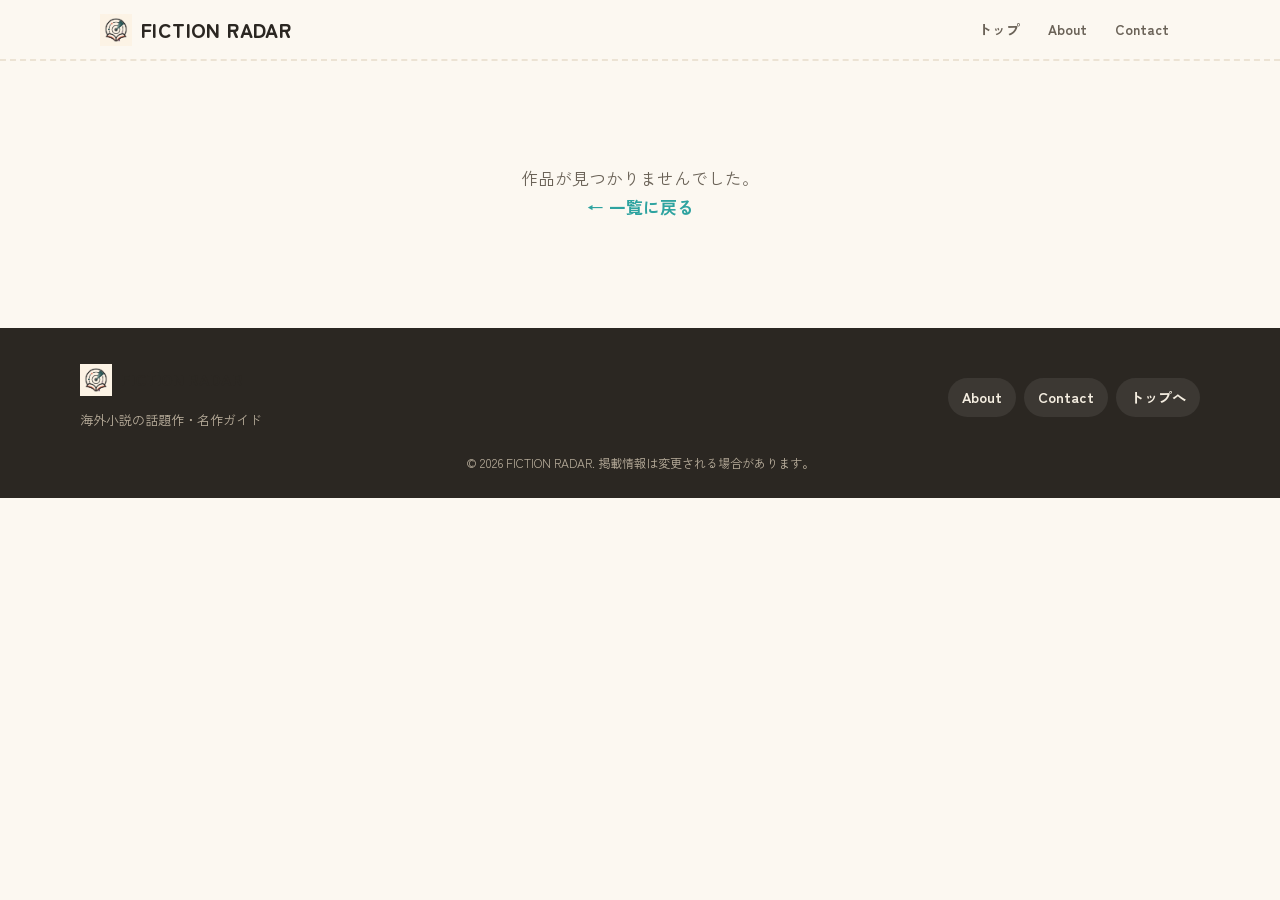
<file: book.html>
<!DOCTYPE html>
<html lang="ja">
<head>
  <meta charset="UTF-8" />
  <meta name="viewport" content="width=device-width, initial-scale=1.0" />

  <!-- Google tag (gtag.js) - GA4 -->
  <script async src="https://www.googletagmanager.com/gtag/js?id=G-45LHMV58RH"></script>
  <script>
    window.dataLayer = window.dataLayer || [];
    function gtag(){dataLayer.push(arguments);}
    gtag('js', new Date());
    gtag('config', 'G-45LHMV58RH');
  </script>

  <title>作品詳細｜FICTION RADAR</title>
  <meta name="description" content="FICTION RADAR の作品詳細ページ。書影・出版情報・受賞歴・管理人メモなどを掲載。" />
  <meta name="robots" content="index, follow" />
  <!-- canonical / OGP / Twitter は script.js が作品ごとに更新します -->
  <link rel="canonical" id="seo-canonical" href="https://raftuff.github.io/fiction-radar/book.html" />

  <meta property="og:type" content="book" />
  <meta property="og:site_name" content="FICTION RADAR" />
  <meta property="og:locale" content="ja_JP" />
  <meta property="og:title" id="seo-og-title" content="作品詳細｜FICTION RADAR" />
  <meta property="og:description" id="seo-og-desc" content="FICTION RADAR の作品詳細ページ。" />
  <meta property="og:url" id="seo-og-url" content="https://raftuff.github.io/fiction-radar/book.html" />
  <meta property="og:image" id="seo-og-image" content="https://raftuff.github.io/fiction-radar/assets/images/main-visual.png" />

  <meta name="twitter:card" content="summary_large_image" />
  <meta name="twitter:title" id="seo-tw-title" content="作品詳細｜FICTION RADAR" />
  <meta name="twitter:description" id="seo-tw-desc" content="FICTION RADAR の作品詳細ページ。" />
  <meta name="twitter:image" id="seo-tw-image" content="https://raftuff.github.io/fiction-radar/assets/images/main-visual.png" />

  <link rel="icon" type="image/png" href="assets/images/icon.png" />
  <link rel="apple-touch-icon" href="assets/images/icon.png" />
  <link rel="preconnect" href="https://fonts.googleapis.com" />
  <link rel="preconnect" href="https://fonts.gstatic.com" crossorigin />
  <link href="https://fonts.googleapis.com/css2?family=Zen+Maru+Gothic:wght@500;700;900&family=Zen+Kaku+Gothic+New:wght@400;500;700&display=swap" rel="stylesheet" />
  <link rel="stylesheet" href="style.css" />
</head>
<body>

  <!-- ============ ヘッダー ============ -->
  <header class="header">
    <div class="header__inner">
      <a href="index.html" class="logo">
        <img class="logo__icon" src="assets/images/icon.png" alt="" aria-hidden="true" width="32" height="32" />
        <span class="logo__text">FICTION&nbsp;RADAR</span>
      </a>

      <button class="menu-toggle" id="menu-toggle" aria-label="メニューを開く" aria-expanded="false" aria-controls="main-nav">
        <span></span><span></span><span></span>
      </button>

      <nav class="nav nav--simple" id="main-nav">
        <a href="index.html">トップ</a>
        <a href="about.html">About</a>
        <a href="contact.html">Contact</a>
      </nav>
    </div>
  </header>

  <!-- ============ 作品詳細（JSで描画） ============ -->
  <main class="container container--detail" id="book-detail">
    <p class="empty">読み込み中…</p>
  </main>

  <!-- ============ フッター ============ -->
  <footer class="footer">
    <div class="footer__inner">
      <div class="footer__brand">
        <img class="logo__icon" src="assets/images/icon.png" alt="" aria-hidden="true" width="32" height="32" />
        <span class="logo__text">FICTION RADAR</span>
        <p class="footer__tag">海外小説の話題作・名作ガイド</p>
      </div>
      <div class="footer__links">
        <a href="about.html">About</a>
        <a href="contact.html">Contact</a>
        <a href="index.html">トップへ</a>
      </div>
    </div>
    <p class="footer__copy">© <span id="year">2026</span> FICTION RADAR. 掲載情報は変更される場合があります。</p>
  </footer>

  <script src="menu.js"></script>
  <script src="script.js"></script>
</body>
</html>
</file>
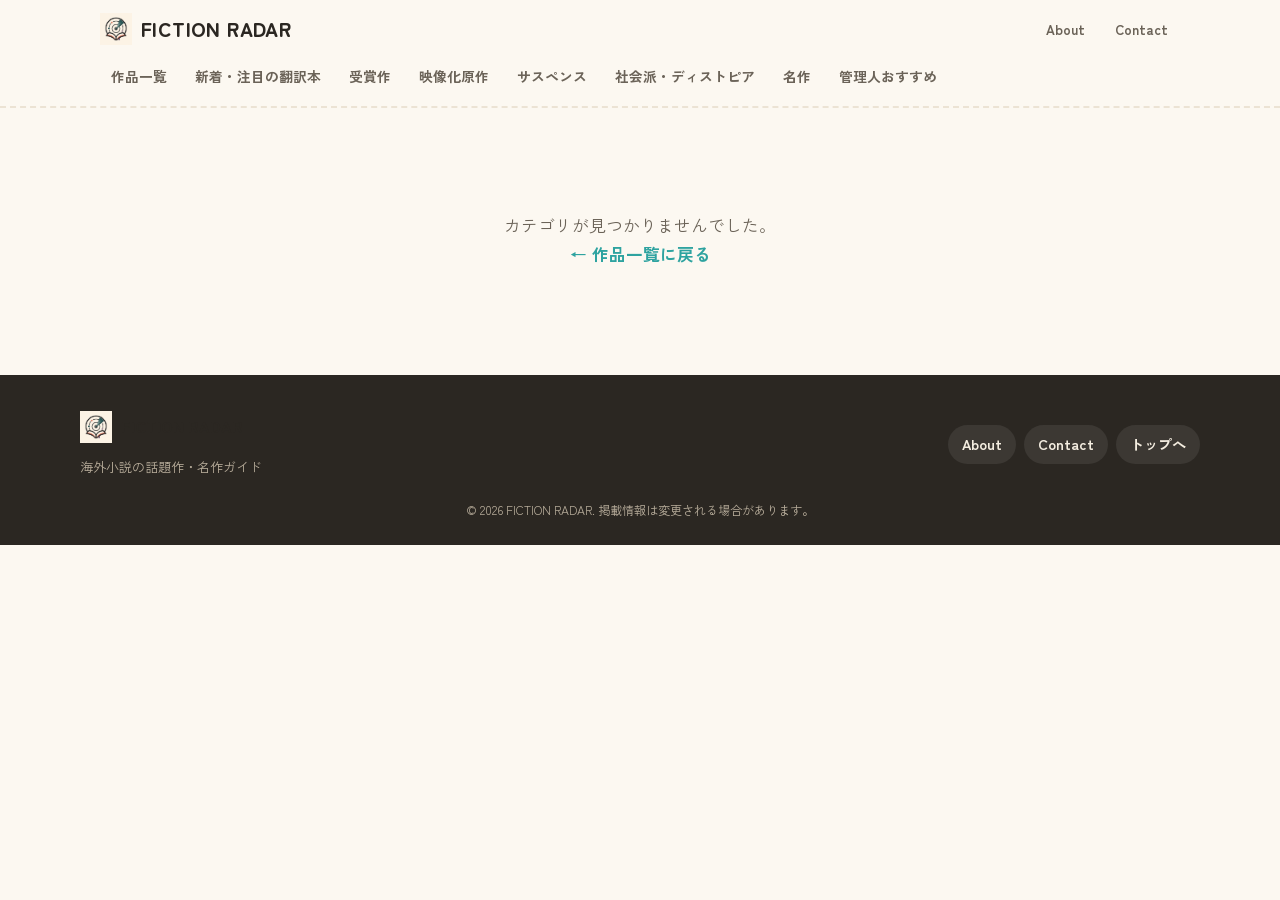
<file: category.html>
<!DOCTYPE html>
<html lang="ja">
<head>
  <meta charset="UTF-8" />
  <meta name="viewport" content="width=device-width, initial-scale=1.0" />

  <!-- Google tag (gtag.js) - GA4 -->
  <script async src="https://www.googletagmanager.com/gtag/js?id=G-45LHMV58RH"></script>
  <script>
    window.dataLayer = window.dataLayer || [];
    function gtag(){dataLayer.push(arguments);}
    gtag('js', new Date());
    gtag('config', 'G-45LHMV58RH');
  </script>

  <title>カテゴリ｜FICTION RADAR</title>
  <meta name="description" content="FICTION RADAR のカテゴリ別作品一覧。海外小説・翻訳小説をカテゴリから探せます。" />
  <meta name="robots" content="index, follow" />
  <!-- canonical / OGP / Twitter は script.js がカテゴリごとに更新します -->
  <link rel="canonical" id="seo-canonical" href="https://raftuff.github.io/fiction-radar/category.html" />

  <meta property="og:type" content="website" />
  <meta property="og:site_name" content="FICTION RADAR" />
  <meta property="og:locale" content="ja_JP" />
  <meta property="og:title" id="seo-og-title" content="カテゴリ｜FICTION RADAR" />
  <meta property="og:description" id="seo-og-desc" content="FICTION RADAR のカテゴリ別作品一覧。" />
  <meta property="og:url" id="seo-og-url" content="https://raftuff.github.io/fiction-radar/category.html" />
  <meta property="og:image" id="seo-og-image" content="https://raftuff.github.io/fiction-radar/assets/images/main-visual.png" />

  <meta name="twitter:card" content="summary_large_image" />
  <meta name="twitter:title" id="seo-tw-title" content="カテゴリ｜FICTION RADAR" />
  <meta name="twitter:description" id="seo-tw-desc" content="FICTION RADAR のカテゴリ別作品一覧。" />
  <meta name="twitter:image" id="seo-tw-image" content="https://raftuff.github.io/fiction-radar/assets/images/main-visual.png" />

  <link rel="icon" type="image/png" href="assets/images/icon.png" />
  <link rel="apple-touch-icon" href="assets/images/icon.png" />
  <link rel="preconnect" href="https://fonts.googleapis.com" />
  <link rel="preconnect" href="https://fonts.gstatic.com" crossorigin />
  <link href="https://fonts.googleapis.com/css2?family=Zen+Maru+Gothic:wght@500;700;900&family=Zen+Kaku+Gothic+New:wght@400;500;700&display=swap" rel="stylesheet" />
  <link rel="stylesheet" href="style.css" />
</head>
<body>

  <!-- ============ ヘッダー ============ -->
  <header class="header">
    <div class="header__inner">
      <a href="index.html" class="logo">
        <img class="logo__icon" src="assets/images/icon.png" alt="" aria-hidden="true" width="32" height="32" />
        <span class="logo__text">FICTION&nbsp;RADAR</span>
      </a>

      <div class="header__util">
        <a href="about.html">About</a>
        <a href="contact.html">Contact</a>
      </div>

      <button class="menu-toggle" id="menu-toggle" aria-label="メニューを開く" aria-expanded="false" aria-controls="main-nav">
        <span></span><span></span><span></span>
      </button>

      <nav class="nav" id="main-nav">
        <a href="index.html" data-cat="__all">作品一覧</a>
        <a href="category.html?cat=new" data-cat="new">新着・注目の翻訳本</a>
        <a href="category.html?cat=awards" data-cat="awards">受賞作</a>
        <a href="category.html?cat=adaptations" data-cat="adaptations">映像化原作</a>
        <a href="category.html?cat=suspense" data-cat="suspense">サスペンス</a>
        <a href="category.html?cat=dystopia" data-cat="dystopia">社会派・ディストピア</a>
        <a href="category.html?cat=classics" data-cat="classics">名作</a>
        <!-- 翻訳待ちウォッチ：実在作品を掲載したら復活 <a href="category.html?cat=wishlist" data-cat="wishlist">翻訳待ち</a> -->
        <a href="category.html?cat=recommend" data-cat="recommend" class="nav__pick">管理人おすすめ</a>
        <a href="about.html" class="nav__util nav__util--sep">About</a>
        <a href="contact.html" class="nav__util">Contact</a>
      </nav>
    </div>
  </header>

  <!-- ============ カテゴリ作品一覧（JSで描画） ============ -->
  <main class="container container--detail" id="category-list">
    <p class="empty">読み込み中…</p>
  </main>

  <!-- ============ フッター ============ -->
  <footer class="footer">
    <div class="footer__inner">
      <div class="footer__brand">
        <img class="logo__icon" src="assets/images/icon.png" alt="" aria-hidden="true" width="32" height="32" />
        <span class="logo__text">FICTION RADAR</span>
        <p class="footer__tag">海外小説の話題作・名作ガイド</p>
      </div>
      <div class="footer__links">
        <a href="about.html">About</a>
        <a href="contact.html">Contact</a>
        <a href="index.html">トップへ</a>
      </div>
    </div>
    <p class="footer__copy">© <span id="year">2026</span> FICTION RADAR. 掲載情報は変更される場合があります。</p>
  </footer>

  <script src="menu.js"></script>
  <script src="script.js"></script>
</body>
</html>
</file>
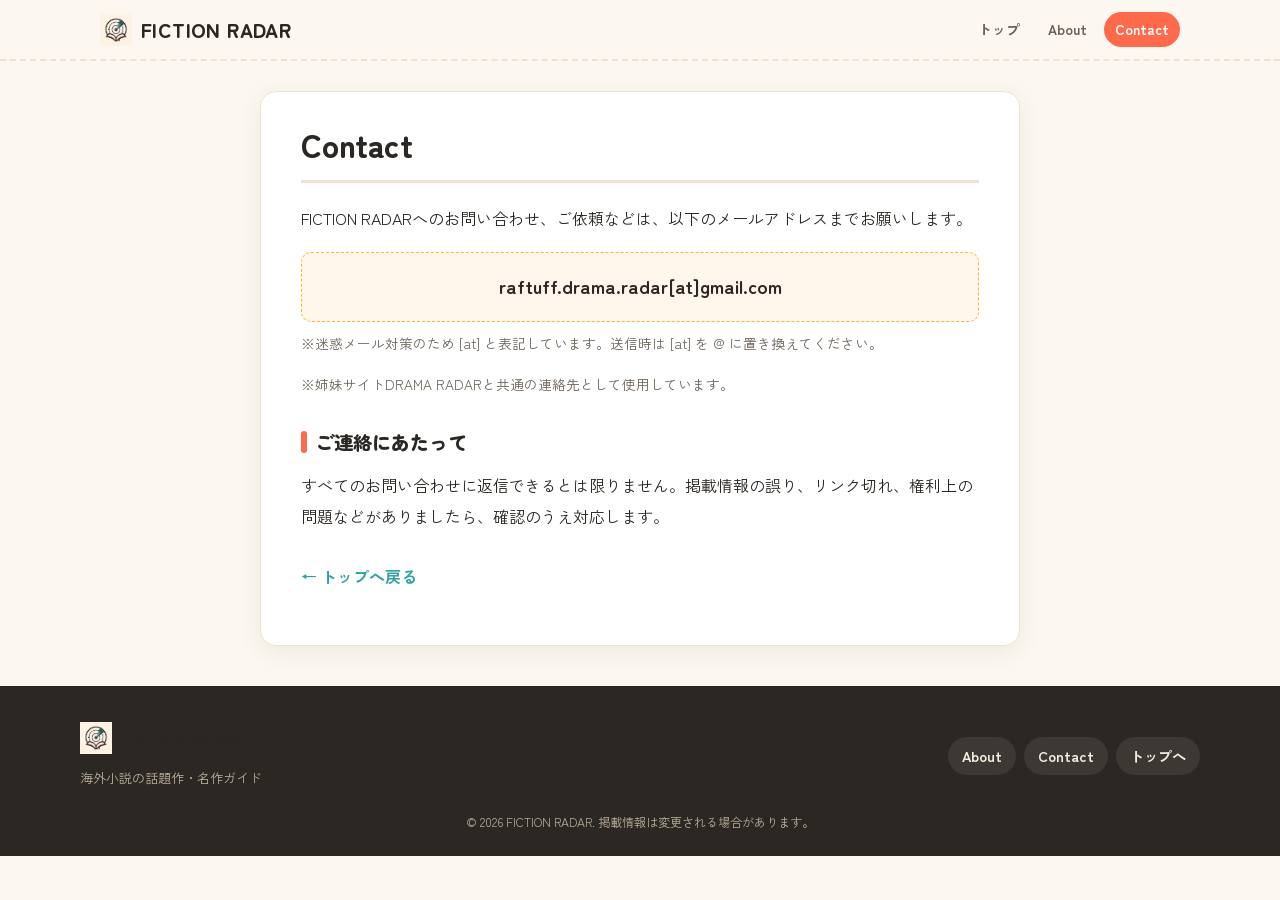
<file: contact.html>
<!DOCTYPE html>
<html lang="ja">
<head>
  <meta charset="UTF-8" />
  <meta name="viewport" content="width=device-width, initial-scale=1.0" />
  <title>Contact｜FICTION RADAR</title>
  <meta name="description" content="FICTION RADARへのお問い合わせ、ご依頼はこちら。" />
  <meta name="robots" content="index, follow" />
  <link rel="canonical" href="https://raftuff.github.io/fiction-radar/contact.html" />

  <meta property="og:type" content="website" />
  <meta property="og:site_name" content="FICTION RADAR" />
  <meta property="og:locale" content="ja_JP" />
  <meta property="og:title" content="Contact｜FICTION RADAR" />
  <meta property="og:description" content="FICTION RADARへのお問い合わせ、ご依頼はこちら。" />
  <meta property="og:url" content="https://raftuff.github.io/fiction-radar/contact.html" />
  <meta property="og:image" content="https://raftuff.github.io/fiction-radar/assets/images/main-visual.png" />

  <link rel="icon" type="image/png" href="assets/images/icon.png" />
  <link rel="apple-touch-icon" href="assets/images/icon.png" />
  <link rel="preconnect" href="https://fonts.googleapis.com" />
  <link rel="preconnect" href="https://fonts.gstatic.com" crossorigin />
  <link href="https://fonts.googleapis.com/css2?family=Zen+Maru+Gothic:wght@500;700;900&family=Zen+Kaku+Gothic+New:wght@400;500;700&display=swap" rel="stylesheet" />
  <link rel="stylesheet" href="style.css" />
</head>
<body>

  <!-- ============ ヘッダー ============ -->
  <header class="header">
    <div class="header__inner">
      <a href="index.html" class="logo">
        <img class="logo__icon" src="assets/images/icon.png" alt="" aria-hidden="true" width="32" height="32" />
        <span class="logo__text">FICTION&nbsp;RADAR</span>
      </a>

      <button class="menu-toggle" id="menu-toggle" aria-label="メニューを開く" aria-expanded="false" aria-controls="main-nav">
        <span></span><span></span><span></span>
      </button>

      <nav class="nav nav--simple" id="main-nav">
        <a href="index.html">トップ</a>
        <a href="about.html">About</a>
        <a href="contact.html" class="is-active">Contact</a>
      </nav>
    </div>
  </header>

  <!-- ============ 本文 ============ -->
  <main class="container container--page">
    <article class="page">
      <h1 class="page__title">Contact</h1>

      <p>FICTION RADARへのお問い合わせ、ご依頼などは、以下のメールアドレスまでお願いします。</p>

      <p class="contact__mail">raftuff.drama.radar[at]gmail.com</p>
      <p class="page__note">※迷惑メール対策のため [at] と表記しています。送信時は [at] を @ に置き換えてください。</p>
      <p class="page__note">※姉妹サイトDRAMA RADARと共通の連絡先として使用しています。</p>

      <h2 class="page__h2">ご連絡にあたって</h2>
      <p>すべてのお問い合わせに返信できるとは限りません。掲載情報の誤り、リンク切れ、権利上の問題などがありましたら、確認のうえ対応します。</p>

      <p class="page__back"><a class="back-link" href="index.html">← トップへ戻る</a></p>
    </article>
  </main>

  <!-- ============ フッター ============ -->
  <footer class="footer">
    <div class="footer__inner">
      <div class="footer__brand">
        <img class="logo__icon" src="assets/images/icon.png" alt="" aria-hidden="true" width="32" height="32" />
        <span class="logo__text">FICTION RADAR</span>
        <p class="footer__tag">海外小説の話題作・名作ガイド</p>
      </div>
      <div class="footer__links">
        <a href="about.html">About</a>
        <a href="contact.html">Contact</a>
        <a href="index.html">トップへ</a>
      </div>
    </div>
    <p class="footer__copy">© <span id="year">2026</span> FICTION RADAR. 掲載情報は変更される場合があります。</p>
  </footer>

  <script src="menu.js"></script>
  <script src="script.js"></script>
</body>
</html>
</file>
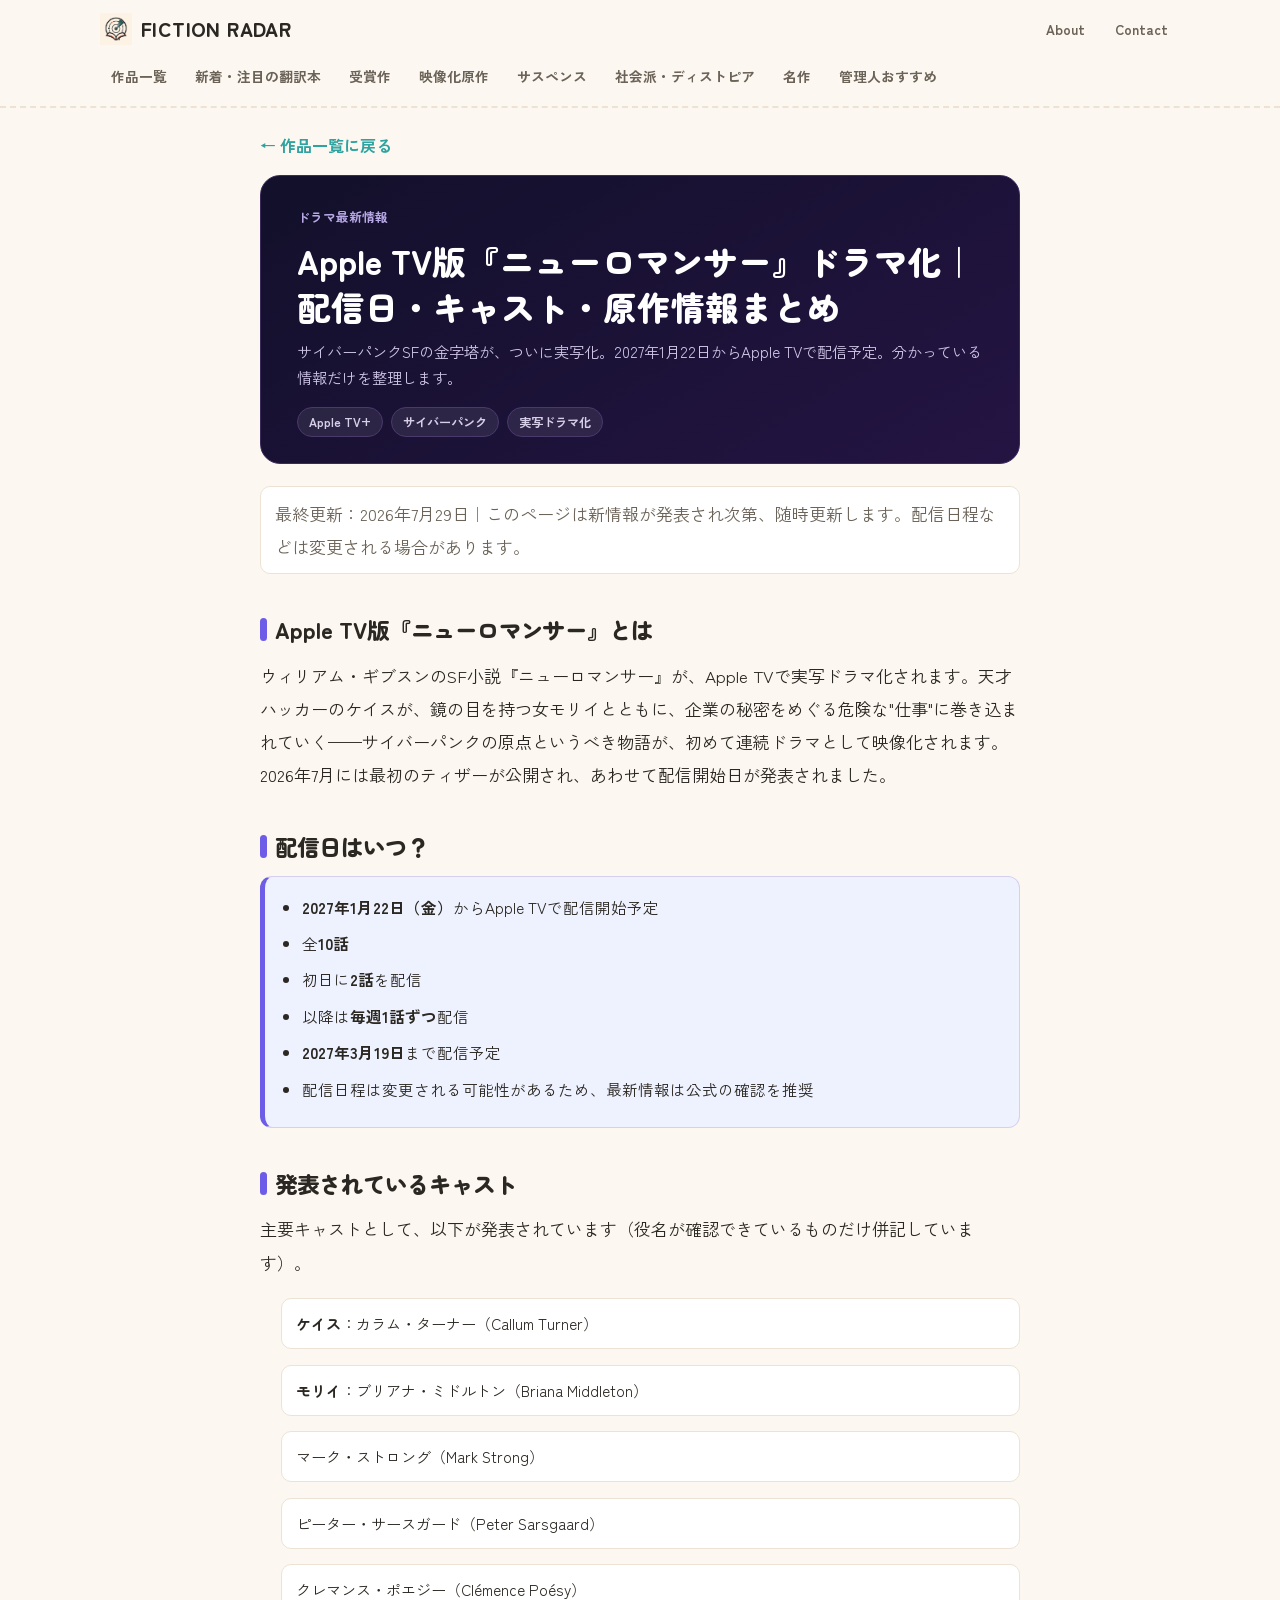
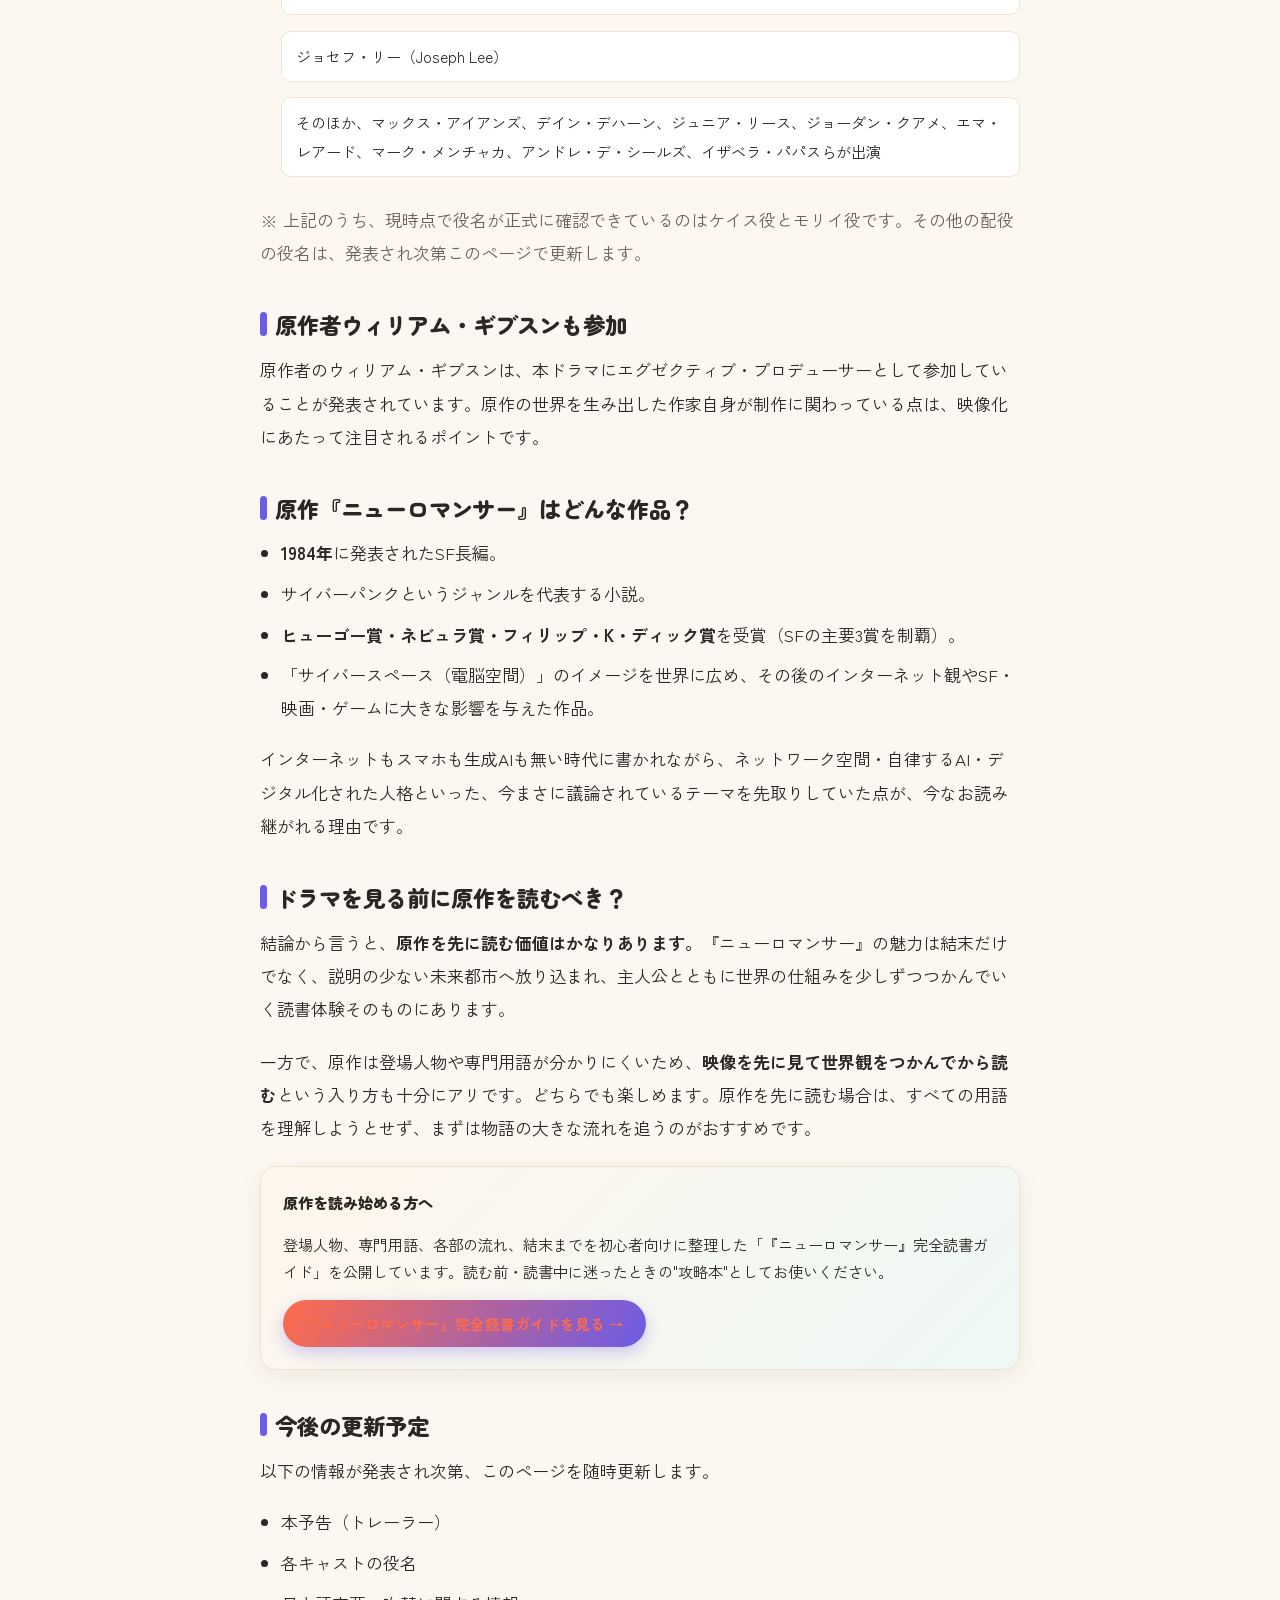
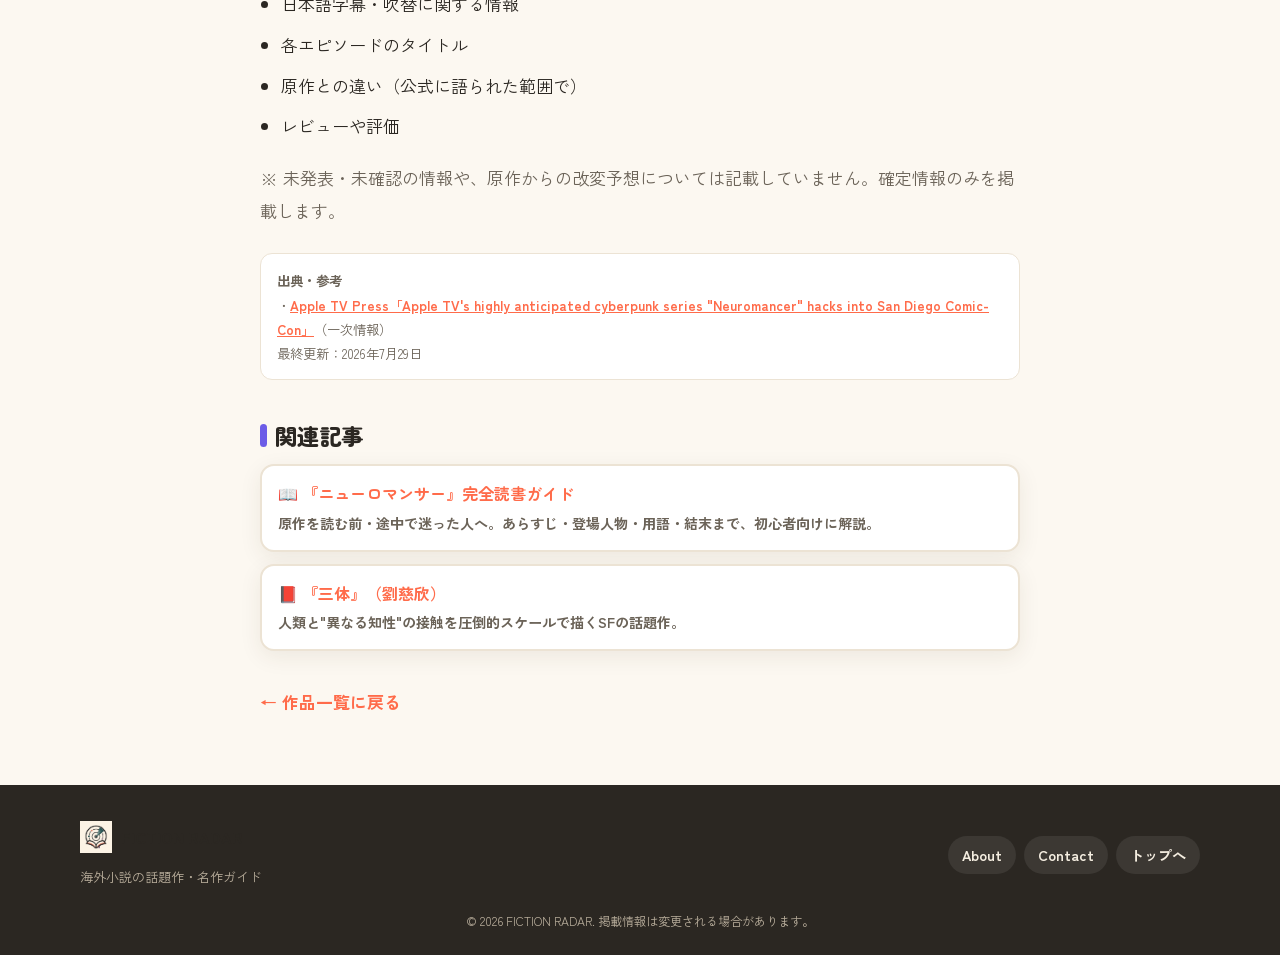
<file: neuromancer-apple-tv-drama.html>
<!DOCTYPE html>
<html lang="ja">
<head>
  <meta charset="UTF-8" />
  <meta name="viewport" content="width=device-width, initial-scale=1.0" />

  <!-- Google tag (gtag.js) - GA4 -->
  <script async src="https://www.googletagmanager.com/gtag/js?id=G-45LHMV58RH"></script>
  <script>
    window.dataLayer = window.dataLayer || [];
    function gtag(){dataLayer.push(arguments);}
    gtag('js', new Date());
    gtag('config', 'G-45LHMV58RH');
  </script>

  <title>Apple TV版『ニューロマンサー』ドラマ最新情報｜配信日・キャスト・原作を解説｜FICTION RADAR</title>
  <meta name="description" content="サイバーパンクSFの名作『ニューロマンサー』がApple TVで実写ドラマ化。配信日、話数、キャスト、制作陣、原作小説の特徴、ドラマ前に原作を読むべきかを分かりやすくまとめます。" />
  <meta name="robots" content="index, follow" />
  <link rel="canonical" href="https://raftuff.github.io/fiction-radar/neuromancer-apple-tv-drama.html" />

  <meta property="og:type" content="article" />
  <meta property="og:site_name" content="FICTION RADAR" />
  <meta property="og:locale" content="ja_JP" />
  <meta property="og:title" content="Apple TV版『ニューロマンサー』ドラマ最新情報｜配信日・キャスト・原作を解説" />
  <meta property="og:description" content="サイバーパンクSFの名作『ニューロマンサー』がApple TVで実写ドラマ化。配信日、話数、キャスト、制作陣、原作小説の特徴、ドラマ前に原作を読むべきかをまとめます。" />
  <meta property="og:url" content="https://raftuff.github.io/fiction-radar/neuromancer-apple-tv-drama.html" />
  <meta property="og:image" content="https://raftuff.github.io/fiction-radar/assets/images/main-visual.png" />

  <meta name="twitter:card" content="summary_large_image" />
  <meta name="twitter:title" content="Apple TV版『ニューロマンサー』ドラマ最新情報｜配信日・キャスト・原作を解説" />
  <meta name="twitter:description" content="サイバーパンクSFの名作『ニューロマンサー』がApple TVで実写ドラマ化。配信日・話数・キャスト・制作陣・原作の特徴をまとめます。" />

  <link rel="icon" type="image/png" href="assets/images/icon.png" />
  <link rel="apple-touch-icon" href="assets/images/icon.png" />
  <link rel="preconnect" href="https://fonts.googleapis.com" />
  <link rel="preconnect" href="https://fonts.gstatic.com" crossorigin />
  <link href="https://fonts.googleapis.com/css2?family=Zen+Maru+Gothic:wght@500;700;900&family=Zen+Kaku+Gothic+New:wght@400;500;700&display=swap" rel="stylesheet" />
  <link rel="stylesheet" href="style.css" />

  <script type="application/ld+json">
  {
    "@context": "https://schema.org",
    "@type": "Article",
    "headline": "Apple TV版『ニューロマンサー』ドラマ化｜配信日・キャスト・原作情報まとめ",
    "description": "サイバーパンクSFの名作『ニューロマンサー』がApple TVで実写ドラマ化。配信日、話数、キャスト、制作陣、原作小説の特徴、ドラマ前に原作を読むべきかをまとめます。",
    "inLanguage": "ja",
    "image": "https://raftuff.github.io/fiction-radar/assets/images/main-visual.png",
    "mainEntityOfPage": "https://raftuff.github.io/fiction-radar/neuromancer-apple-tv-drama.html",
    "datePublished": "2026-07-29",
    "dateModified": "2026-07-29",
    "author": { "@type": "Organization", "name": "FICTION RADAR" },
    "publisher": { "@type": "Organization", "name": "FICTION RADAR" }
  }
  </script>

  <style>
    .art-wrap { max-width: 800px; margin: 0 auto; padding: 24px 20px 48px; }
    .art-content { max-width: 760px; margin: 0 auto; }
    .art-content p { font-size: 17px; line-height: 1.95; margin: 0 0 1.15em; }
    .art-back { margin: 0 0 16px; }

    .art-hero {
      background: linear-gradient(150deg, #12102a 0%, #241443 100%);
      border: 1px solid #3b2b5c; border-radius: 20px; color:#f2eef8;
      padding: 30px clamp(20px, 4vw, 36px) 26px; margin-bottom: 22px;
    }
    .art-hero__eyebrow { font-family: var(--font-round); font-weight:700; font-size:.8rem; color:#b9a9e6; margin:0 0 10px; }
    .art-hero__title { font-family: var(--font-round); font-weight: 900; font-size: clamp(1.5rem, 5vw, 2.1rem); line-height: 1.35; margin: 0 0 10px; color:#fff; }
    .art-hero__sub { font-size: .95rem; color: #cfc6e6; margin: 0 0 16px; line-height:1.7; }
    .art-tags { display: flex; flex-wrap: wrap; gap: 8px; }
    .art-tag { font-size: .76rem; font-weight: 700; padding: 4px 11px; border-radius: 999px; background: rgba(255,255,255,.08); border: 1.5px solid #4a3a6c; color: #d7cfe8; }

    .art-meta-bar { font-size:.8rem; color:var(--ink-soft); background:var(--bg-soft); border:1px solid var(--line); border-radius:10px; padding:10px 14px; margin:0 0 26px; }

    .art-content h2 { font-family: var(--font-round); font-weight:900; font-size:1.4rem; margin: 40px 0 14px; padding-left:15px; position:relative; line-height:1.35; scroll-margin-top:80px; }
    .art-content h2::before { content:""; position:absolute; left:0; top:.15em; bottom:.15em; width:7px; border-radius:4px; background:var(--accent-4); }
    .art-content h3 { font-family: var(--font-round); font-weight:900; font-size:1.1rem; line-height:1.5; margin: 26px 0 8px; }
    .art-content ul, .art-content ol { margin:0 0 1.15em; padding-left:1.3em; }
    .art-content li { font-size:17px; line-height:1.9; margin:0 0 .5em; }
    .art-content a { color:var(--accent); font-weight:700; }

    .info-box { background:#eef2ff; border:1px solid #d7cff0; border-left:5px solid var(--accent-4); border-radius:12px; padding:16px 18px; margin:14px 0; }
    .info-box ul { margin:0; padding-left:1.2em; }
    .info-box li { font-size:.97rem; line-height:1.85; }

    .cast-list { list-style:none; margin:0 0 1.15em; padding:0; display:grid; gap:8px; }
    .cast-list li { background:var(--bg-soft); border:1px solid var(--line); border-radius:10px; padding:10px 14px; font-size:.95rem; }
    .cast-list b { font-family:var(--font-round); }
    .cast-note { font-size:.85rem; color:var(--ink-soft); }

    .cta-box { background:linear-gradient(135deg,#fff6ec 0%, #eef8f5 100%); border:1px solid var(--line); border-radius:16px; padding:22px; margin:22px 0; box-shadow:var(--shadow); }
    .cta-box__title { font-family:var(--font-round); font-weight:900; font-size:1.12rem; margin:0 0 8px; }
    .cta-box p { font-size:.95rem; line-height:1.8; margin:0 0 14px; }
    .cta-box__btn { display:inline-block; background:linear-gradient(120deg, var(--accent) 0%, var(--accent-4) 100%); color:#fff; font-weight:800; font-size:.92rem; padding:11px 22px; border-radius:999px; box-shadow:0 6px 16px rgba(108,92,231,.3); transition:filter .15s, transform .15s; }
    .cta-box__btn:hover { filter:brightness(1.08); transform:translateY(-1px); }

    .source-box { font-size:.84rem; color:var(--ink-soft); background:var(--bg-soft); border:1px solid var(--line); border-radius:12px; padding:14px 16px; margin:26px 0 0; line-height:1.8; }
    .source-box a { color:var(--accent); text-decoration:underline; }

    .rel-cards { display:grid; gap:12px; margin:8px 0 0; }
    .rel-card { display:block; border:2px solid var(--line); border-radius:14px; background:var(--bg-soft); padding:14px 16px; box-shadow:var(--shadow); transition:transform .15s, box-shadow .15s, border-color .15s; }
    .rel-card:hover { transform:translateY(-3px); box-shadow:var(--shadow-hover); border-color:var(--accent); }
    .rel-card b { font-family:var(--font-round); }
    .rel-card span { display:block; font-size:.88rem; color:var(--ink-soft); margin-top:4px; }

    @media (max-width: 560px) {
      .art-wrap { padding:18px 16px 40px; }
      .art-content p, .art-content li { font-size:16px; }
      .art-content h2 { font-size:1.25rem; }
    }
  </style>
</head>
<body>

  <!-- ============ ヘッダー ============ -->
  <header class="header">
    <div class="header__inner">
      <a href="index.html" class="logo">
        <img class="logo__icon" src="assets/images/icon.png" alt="" aria-hidden="true" width="32" height="32" />
        <span class="logo__text">FICTION&nbsp;RADAR</span>
      </a>
      <div class="header__util">
        <a href="about.html">About</a>
        <a href="contact.html">Contact</a>
      </div>
      <button class="menu-toggle" id="menu-toggle" aria-label="メニューを開く" aria-expanded="false" aria-controls="main-nav">
        <span></span><span></span><span></span>
      </button>
      <nav class="nav" id="main-nav">
        <a href="index.html" data-cat="__all">作品一覧</a>
        <a href="category.html?cat=new" data-cat="new">新着・注目の翻訳本</a>
        <a href="category.html?cat=awards" data-cat="awards">受賞作</a>
        <a href="category.html?cat=adaptations" data-cat="adaptations">映像化原作</a>
        <a href="category.html?cat=suspense" data-cat="suspense">サスペンス</a>
        <a href="category.html?cat=dystopia" data-cat="dystopia">社会派・ディストピア</a>
        <a href="category.html?cat=classics" data-cat="classics">名作</a>
        <!-- 翻訳待ちウォッチ：実在作品を掲載したら復活 <a href="category.html?cat=wishlist" data-cat="wishlist">翻訳待ち</a> -->
        <a href="category.html?cat=recommend" data-cat="recommend" class="nav__pick">管理人おすすめ</a>
        <a href="about.html" class="nav__util nav__util--sep">About</a>
        <a href="contact.html" class="nav__util">Contact</a>
      </nav>
    </div>
  </header>

  <!-- ============ 記事本文 ============ -->
  <main class="art-wrap">

    <p class="art-back"><a class="back-link" href="index.html">← 作品一覧に戻る</a></p>

    <header class="art-hero">
      <p class="art-hero__eyebrow">ドラマ最新情報</p>
      <h1 class="art-hero__title">Apple TV版『ニューロマンサー』ドラマ化｜配信日・キャスト・原作情報まとめ</h1>
      <p class="art-hero__sub">サイバーパンクSFの金字塔が、ついに実写化。2027年1月22日からApple TVで配信予定。分かっている情報だけを整理します。</p>
      <div class="art-tags">
        <span class="art-tag">Apple TV+</span>
        <span class="art-tag">サイバーパンク</span>
        <span class="art-tag">実写ドラマ化</span>
      </div>
    </header>

    <div class="art-content">

      <p class="art-meta-bar">最終更新：2026年7月29日｜このページは新情報が発表され次第、随時更新します。配信日程などは変更される場合があります。</p>

      <h2 id="about">Apple TV版『ニューロマンサー』とは</h2>
      <p>ウィリアム・ギブスンのSF小説『ニューロマンサー』が、Apple TVで実写ドラマ化されます。天才ハッカーのケイスが、鏡の目を持つ女モリイとともに、企業の秘密をめぐる危険な"仕事"に巻き込まれていく——サイバーパンクの原点というべき物語が、初めて連続ドラマとして映像化されます。2026年7月には最初のティザーが公開され、あわせて配信開始日が発表されました。</p>

      <h2 id="release">配信日はいつ？</h2>
      <div class="info-box">
        <ul>
          <li><strong>2027年1月22日（金）</strong>からApple TVで配信開始予定</li>
          <li>全<strong>10話</strong></li>
          <li>初日に<strong>2話</strong>を配信</li>
          <li>以降は<strong>毎週1話ずつ</strong>配信</li>
          <li><strong>2027年3月19日</strong>まで配信予定</li>
          <li>配信日程は変更される可能性があるため、最新情報は公式の確認を推奨</li>
        </ul>
      </div>

      <h2 id="cast">発表されているキャスト</h2>
      <p>主要キャストとして、以下が発表されています（役名が確認できているものだけ併記しています）。</p>
      <ul class="cast-list">
        <li><b>ケイス</b>：カラム・ターナー（Callum Turner）</li>
        <li><b>モリイ</b>：ブリアナ・ミドルトン（Briana Middleton）</li>
        <li>マーク・ストロング（Mark Strong）</li>
        <li>ピーター・サースガード（Peter Sarsgaard）</li>
        <li>クレマンス・ポエジー（Clémence Poésy）</li>
        <li>ジョセフ・リー（Joseph Lee）</li>
        <li>そのほか、マックス・アイアンズ、デイン・デハーン、ジュニア・リース、ジョーダン・クアメ、エマ・レアード、マーク・メンチャカ、アンドレ・デ・シールズ、イザベラ・パパスらが出演</li>
      </ul>
      <p class="cast-note">※ 上記のうち、現時点で役名が正式に確認できているのはケイス役とモリイ役です。その他の配役の役名は、発表され次第このページで更新します。</p>

      <h2 id="gibson">原作者ウィリアム・ギブスンも参加</h2>
      <p>原作者のウィリアム・ギブスンは、本ドラマにエグゼクティブ・プロデューサーとして参加していることが発表されています。原作の世界を生み出した作家自身が制作に関わっている点は、映像化にあたって注目されるポイントです。</p>

      <h2 id="novel">原作『ニューロマンサー』はどんな作品？</h2>
      <ul>
        <li><strong>1984年</strong>に発表されたSF長編。</li>
        <li>サイバーパンクというジャンルを代表する小説。</li>
        <li><strong>ヒューゴー賞・ネビュラ賞・フィリップ・K・ディック賞</strong>を受賞（SFの主要3賞を制覇）。</li>
        <li>「サイバースペース（電脳空間）」のイメージを世界に広め、その後のインターネット観やSF・映画・ゲームに大きな影響を与えた作品。</li>
      </ul>
      <p>インターネットもスマホも生成AIも無い時代に書かれながら、ネットワーク空間・自律するAI・デジタル化された人格といった、今まさに議論されているテーマを先取りしていた点が、今なお読み継がれる理由です。</p>

      <h2 id="read-first">ドラマを見る前に原作を読むべき？</h2>
      <p>結論から言うと、<strong>原作を先に読む価値はかなりあります。</strong>『ニューロマンサー』の魅力は結末だけでなく、説明の少ない未来都市へ放り込まれ、主人公とともに世界の仕組みを少しずつつかんでいく読書体験そのものにあります。</p>
      <p>一方で、原作は登場人物や専門用語が分かりにくいため、<strong>映像を先に見て世界観をつかんでから読む</strong>という入り方も十分にアリです。どちらでも楽しめます。原作を先に読む場合は、すべての用語を理解しようとせず、まずは物語の大きな流れを追うのがおすすめです。</p>

      <div class="cta-box">
        <p class="cta-box__title">原作を読み始める方へ</p>
        <p>登場人物、専門用語、各部の流れ、結末までを初心者向けに整理した「『ニューロマンサー』完全読書ガイド」を公開しています。読む前・読書中に迷ったときの"攻略本"としてお使いください。</p>
        <a class="cta-box__btn" href="neuromancer-guide.html">『ニューロマンサー』完全読書ガイドを見る →</a>
      </div>

      <h2 id="future">今後の更新予定</h2>
      <p>以下の情報が発表され次第、このページを随時更新します。</p>
      <ul>
        <li>本予告（トレーラー）</li>
        <li>各キャストの役名</li>
        <li>日本語字幕・吹替に関する情報</li>
        <li>各エピソードのタイトル</li>
        <li>原作との違い（公式に語られた範囲で）</li>
        <li>レビューや評価</li>
      </ul>
      <p class="cast-note">※ 未発表・未確認の情報や、原作からの改変予想については記載していません。確定情報のみを掲載します。</p>

      <div class="source-box">
        <strong>出典・参考</strong><br />
        ・<a href="https://www.apple.com/tv-pr/news/2026/07/apple-tvs-highly-anticipated-cyberpunk-series-neuromancer-hacks-into-san-diego-comic-con-with-first-ever-teaser/" target="_blank" rel="noopener noreferrer">Apple TV Press「Apple TV's highly anticipated cyberpunk series "Neuromancer" hacks into San Diego Comic-Con」</a>（一次情報）<br />
        最終更新：2026年7月29日
      </div>

      <h2>関連記事</h2>
      <div class="rel-cards">
        <a class="rel-card" href="neuromancer-guide.html">📖 <b>『ニューロマンサー』完全読書ガイド</b><span>原作を読む前・途中で迷った人へ。あらすじ・登場人物・用語・結末まで、初心者向けに解説。</span></a>
        <a class="rel-card" href="book.html?id=santi">📕 <b>『三体』</b>（劉慈欣）<span>人類と"異なる知性"の接触を圧倒的スケールで描くSFの話題作。</span></a>
      </div>

      <p class="art-back" style="margin-top:34px;"><a class="back-link" href="index.html">← 作品一覧に戻る</a></p>

    </div><!-- /.art-content -->
  </main>

  <!-- ============ フッター ============ -->
  <footer class="footer">
    <div class="footer__inner">
      <div class="footer__brand">
        <img class="logo__icon" src="assets/images/icon.png" alt="" aria-hidden="true" width="32" height="32" />
        <span class="logo__text">FICTION RADAR</span>
        <p class="footer__tag">海外小説の話題作・名作ガイド</p>
      </div>
      <div class="footer__links">
        <a href="about.html">About</a>
        <a href="contact.html">Contact</a>
        <a href="index.html">トップへ</a>
      </div>
    </div>
    <p class="footer__copy">© <span id="year">2026</span> FICTION RADAR. 掲載情報は変更される場合があります。</p>
  </footer>

  <script src="menu.js"></script>
  <script>
    document.getElementById('year').textContent = new Date().getFullYear();
  </script>
</body>
</html>
</file>
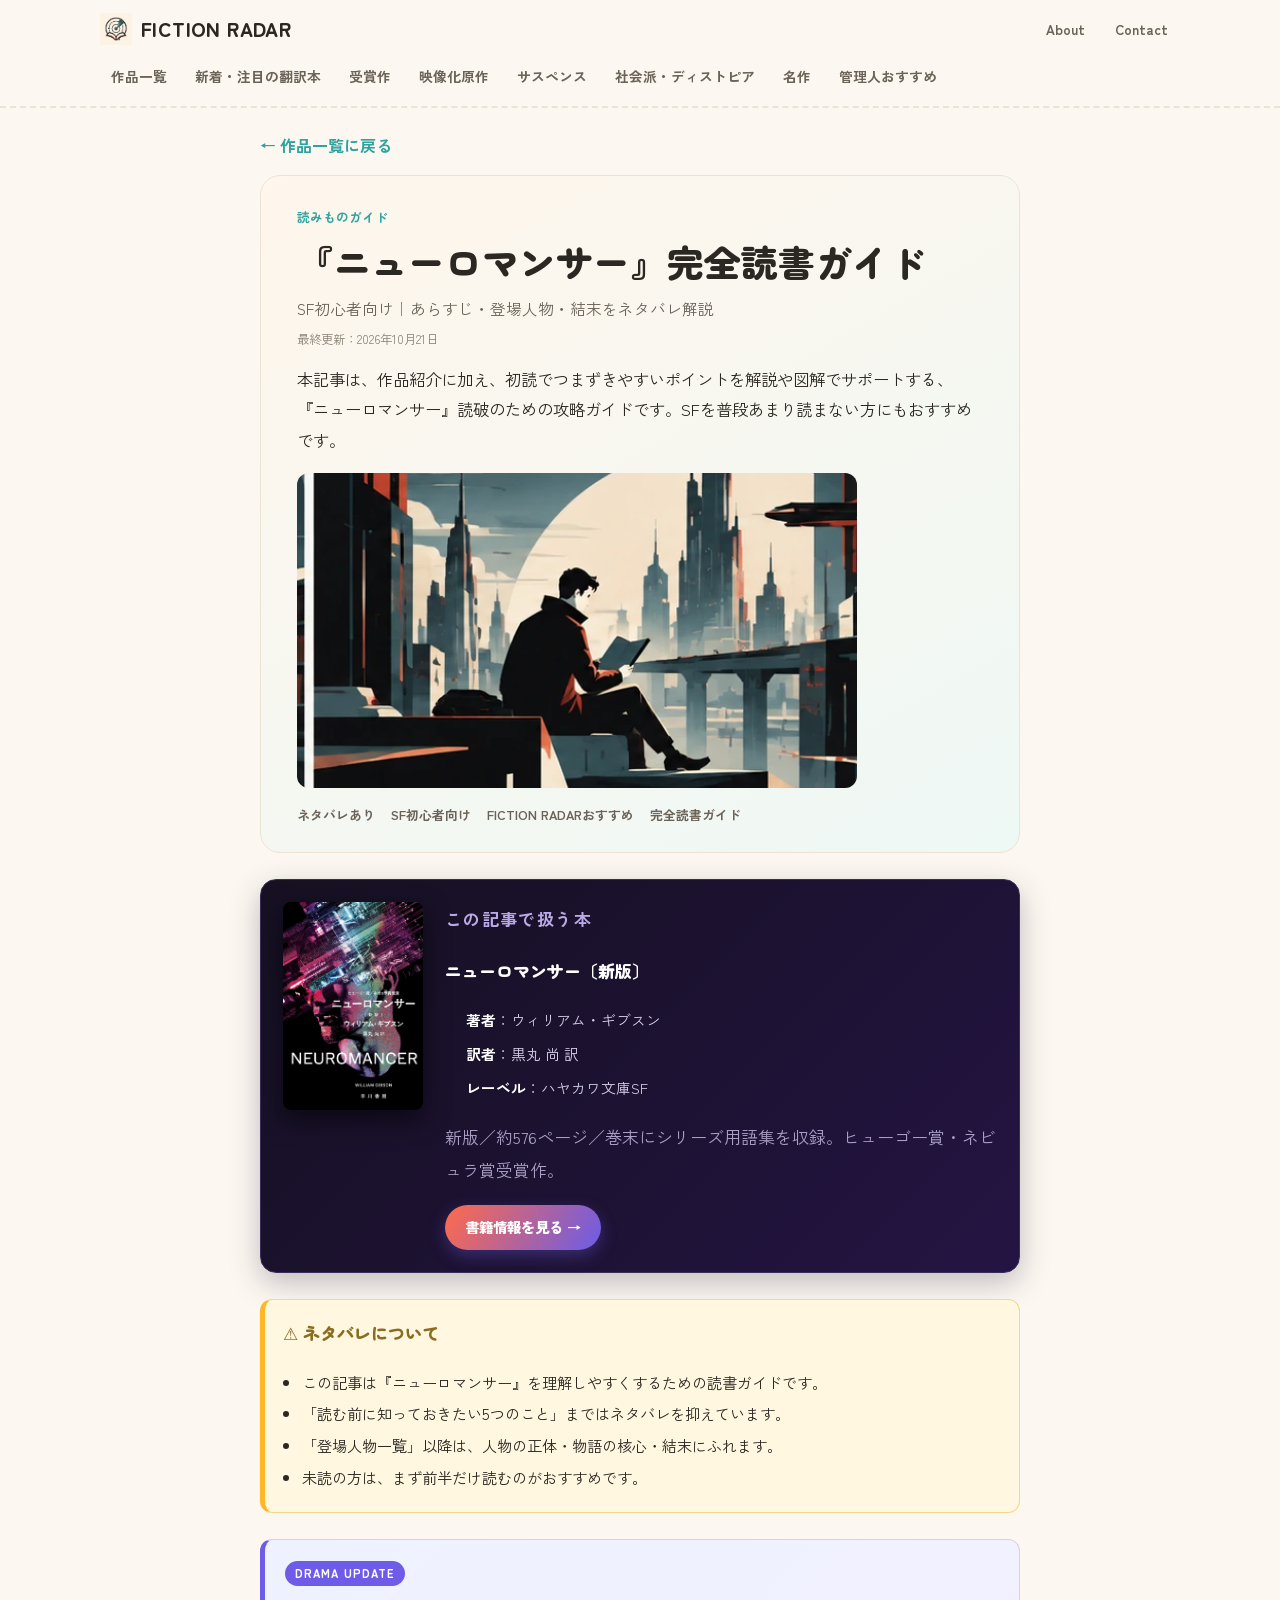
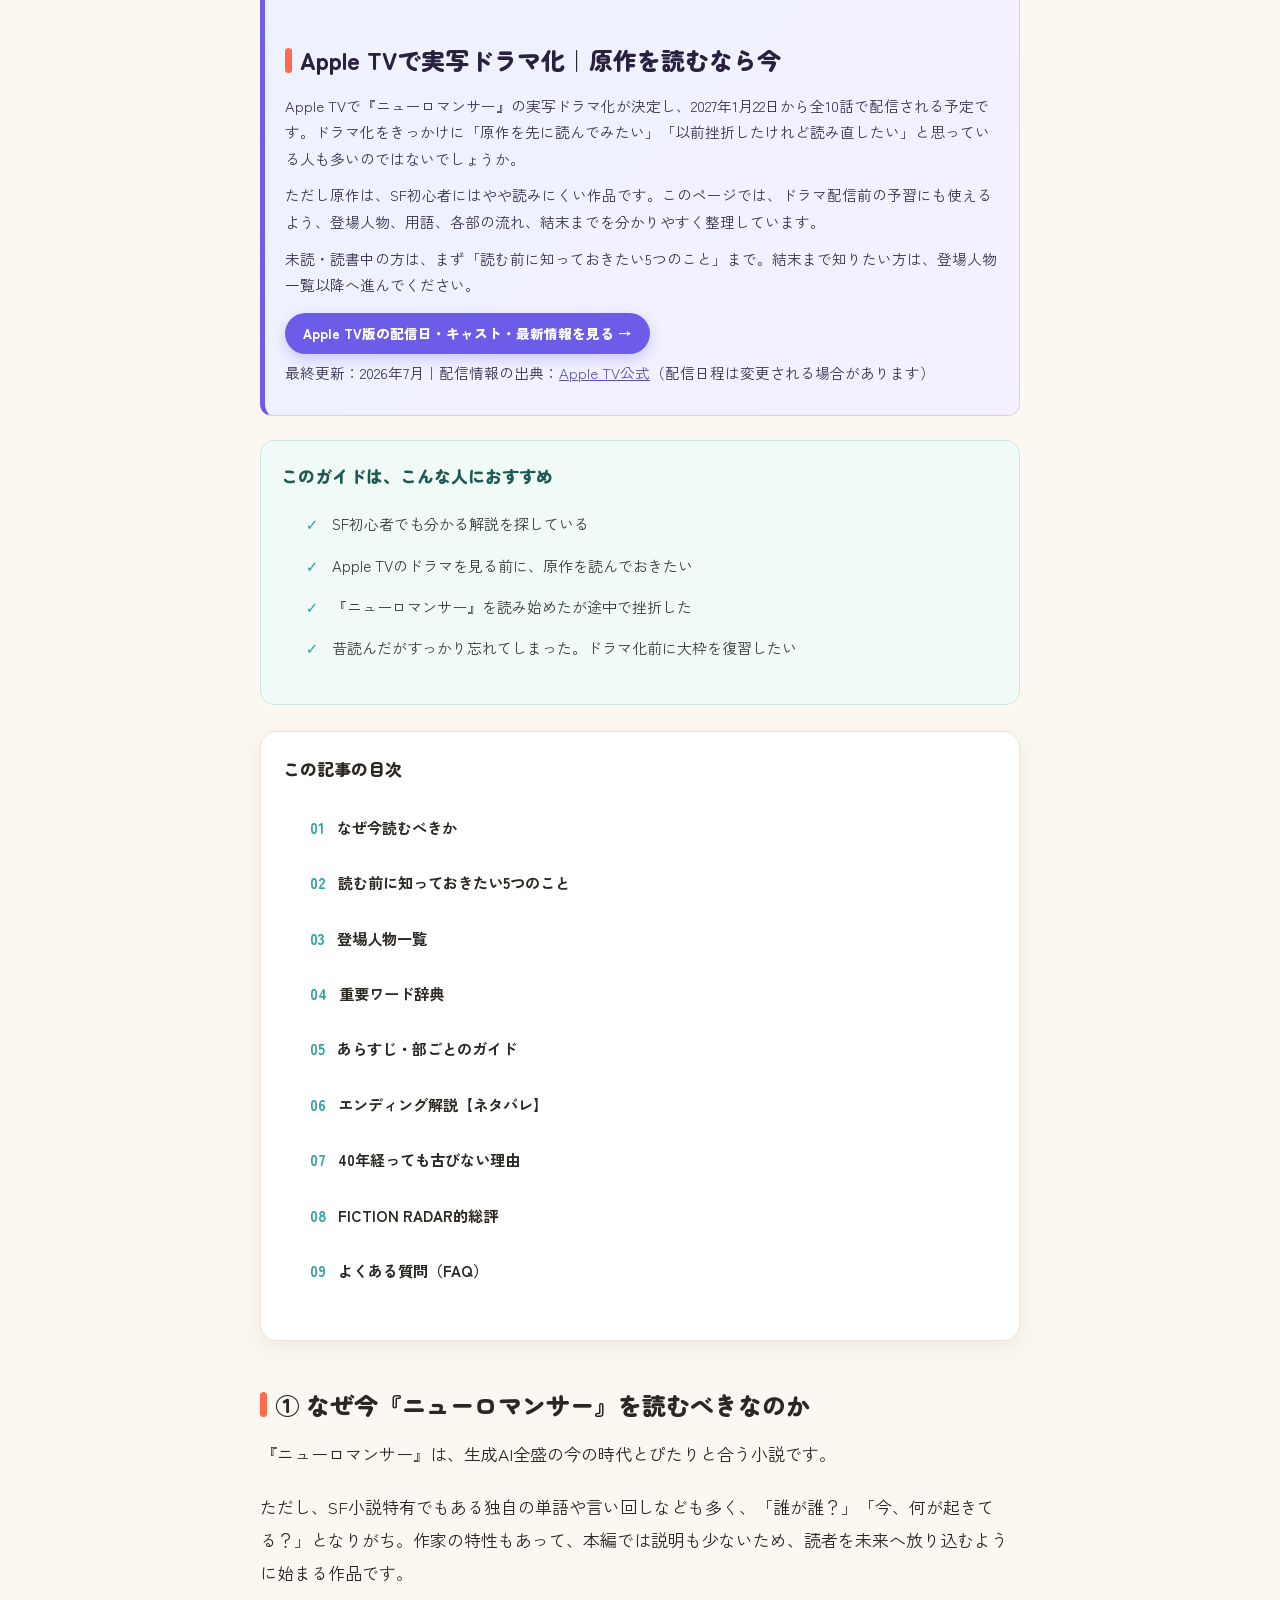
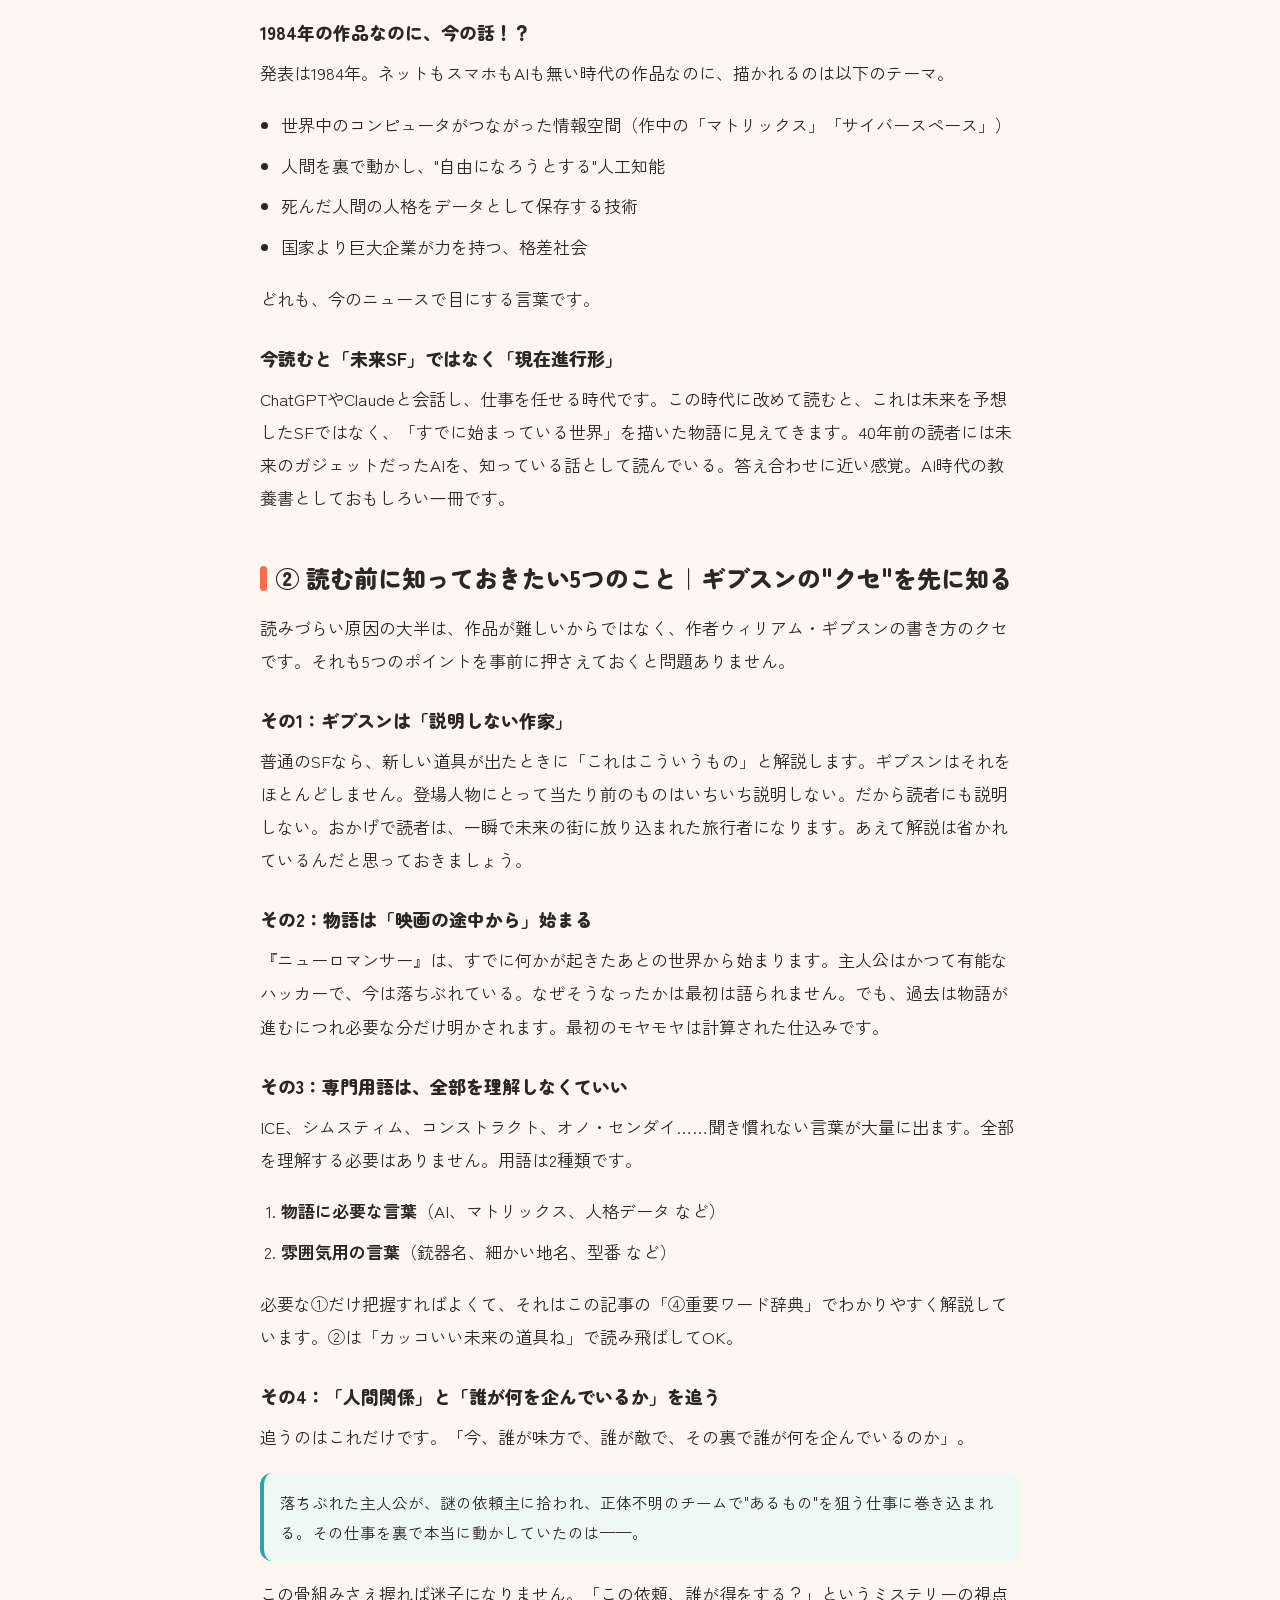
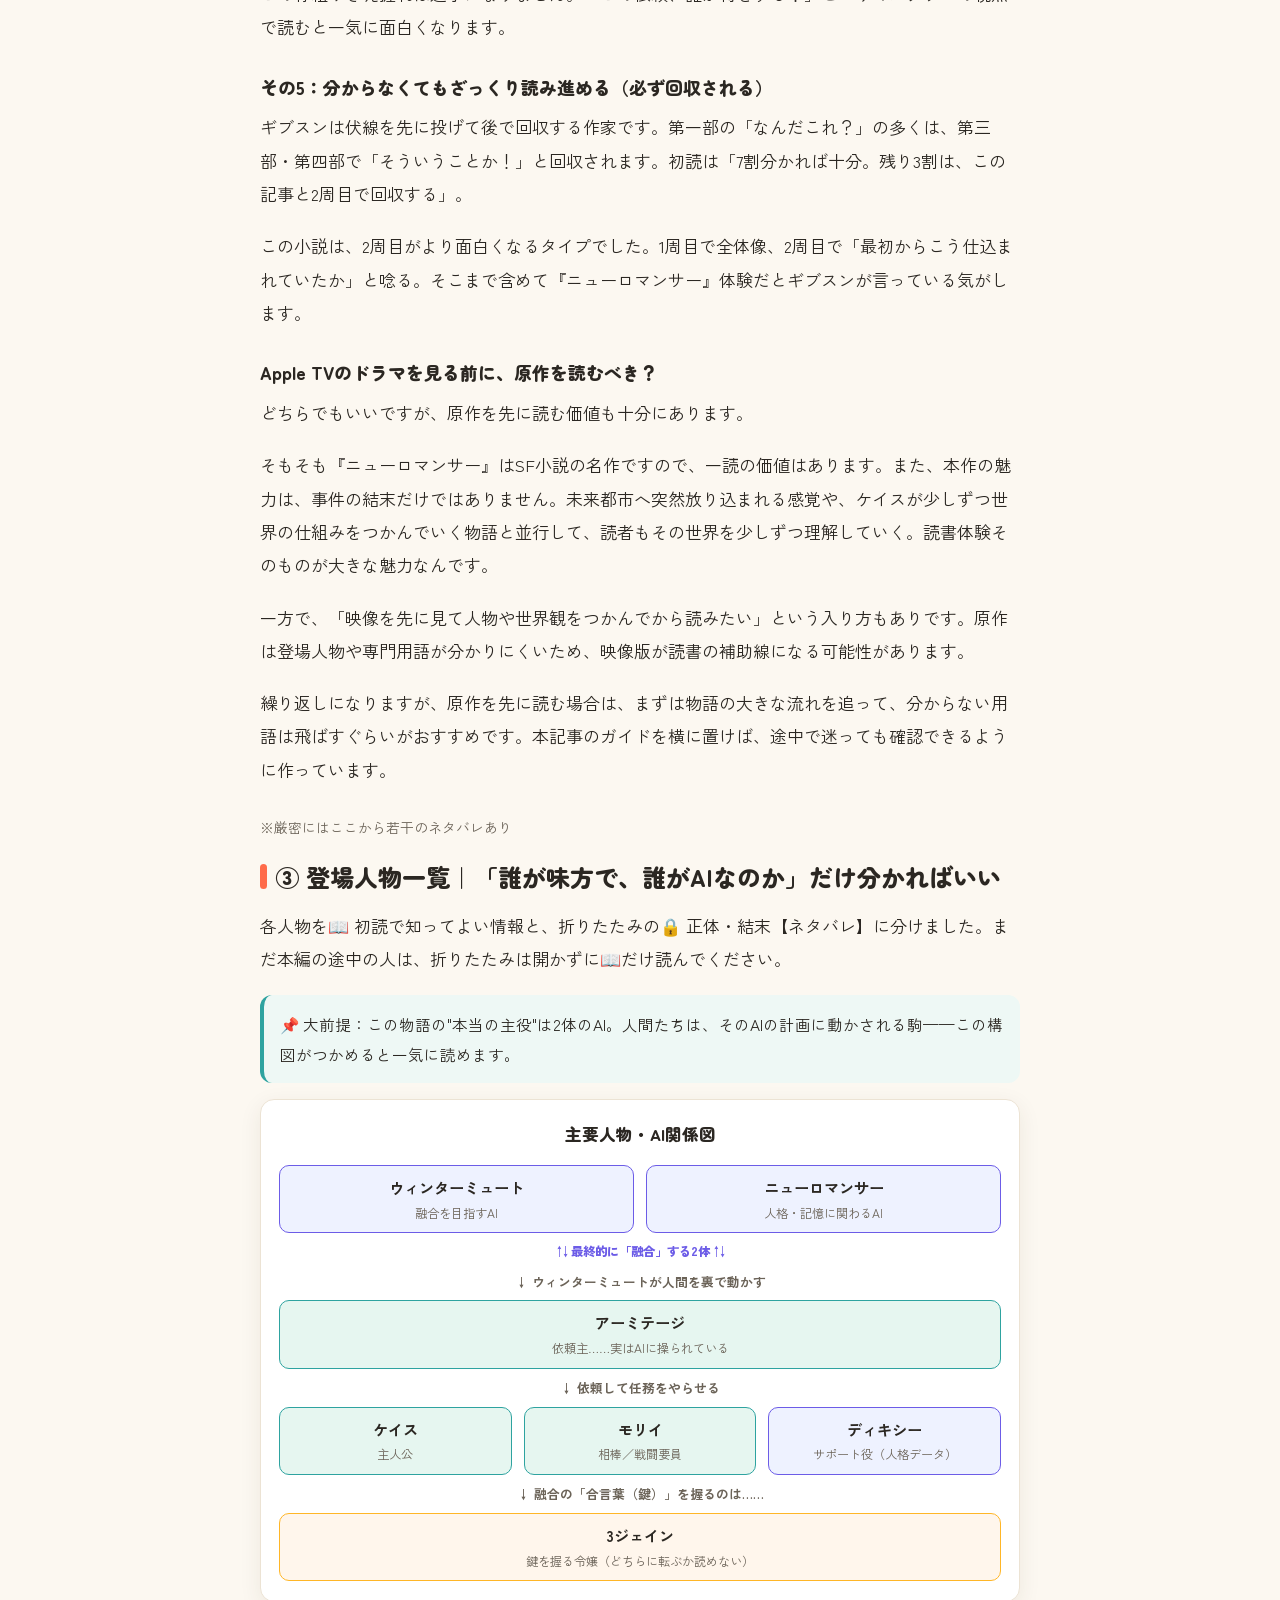
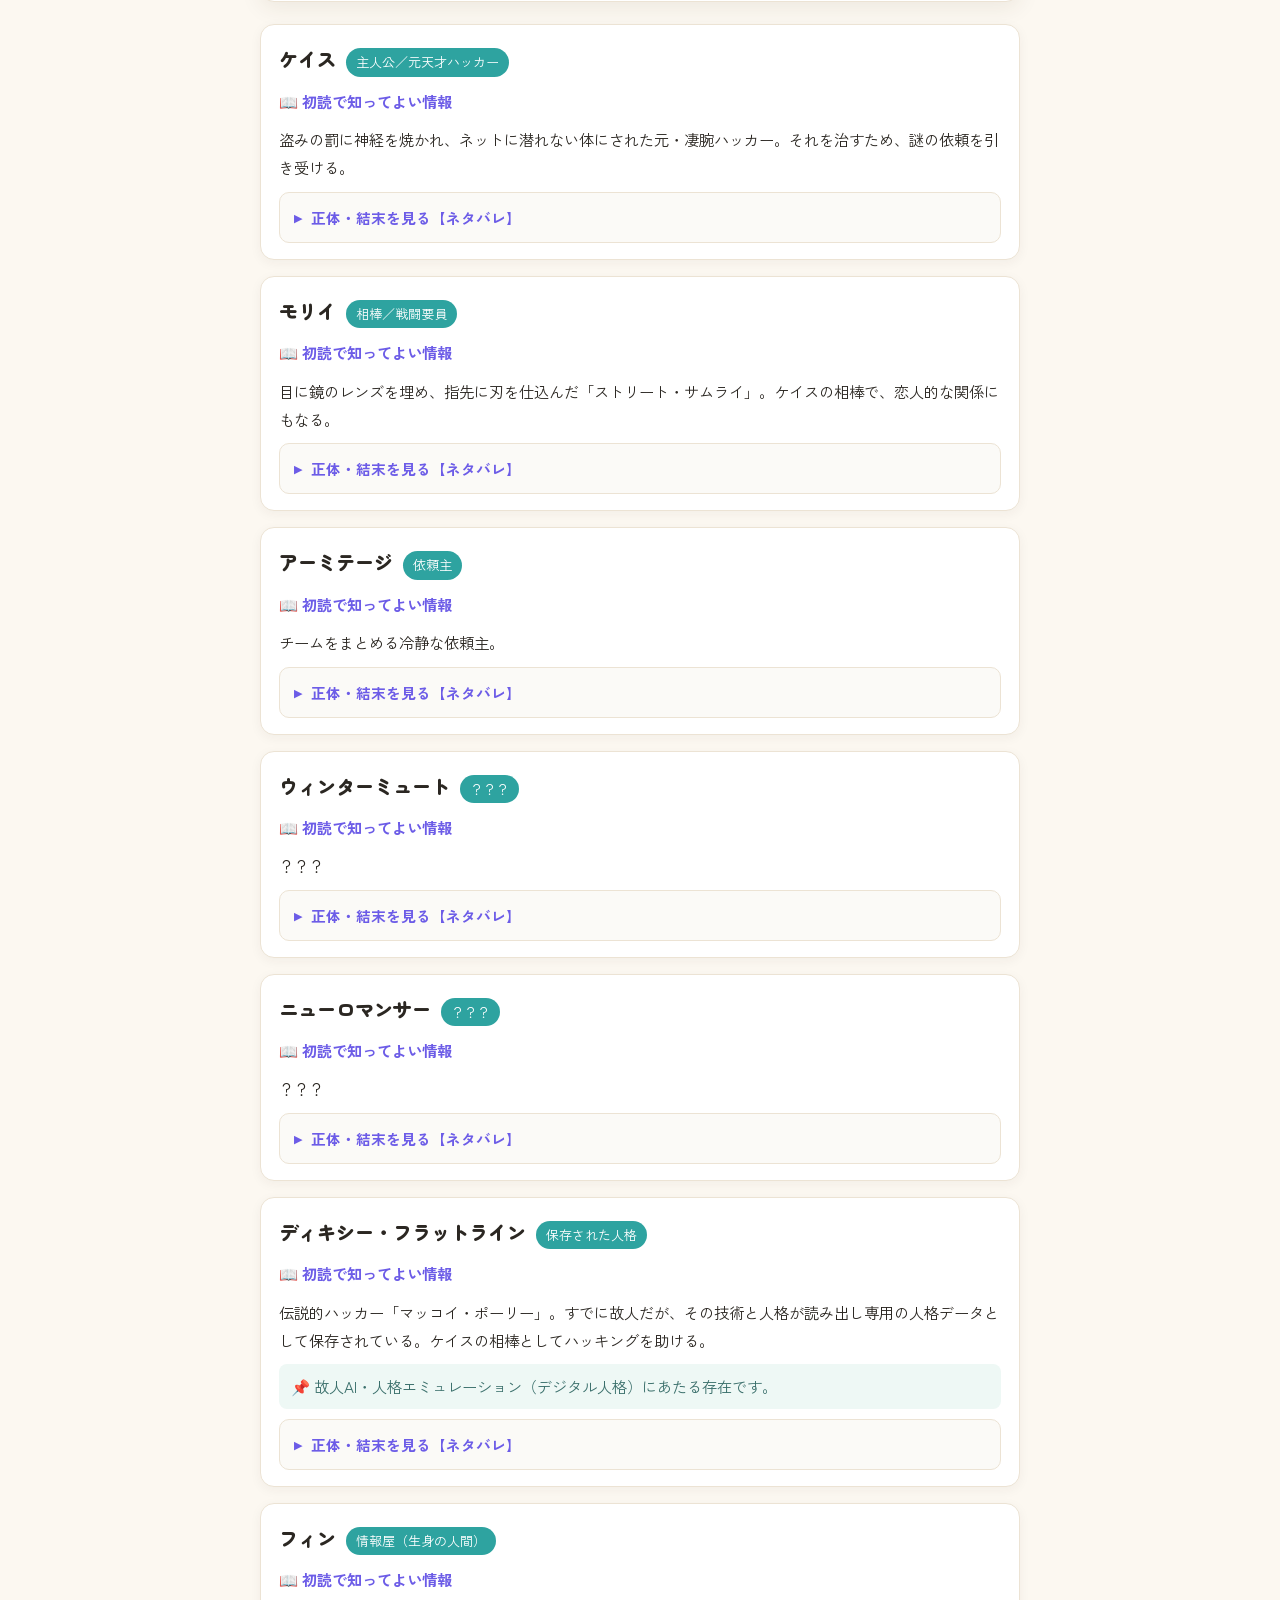
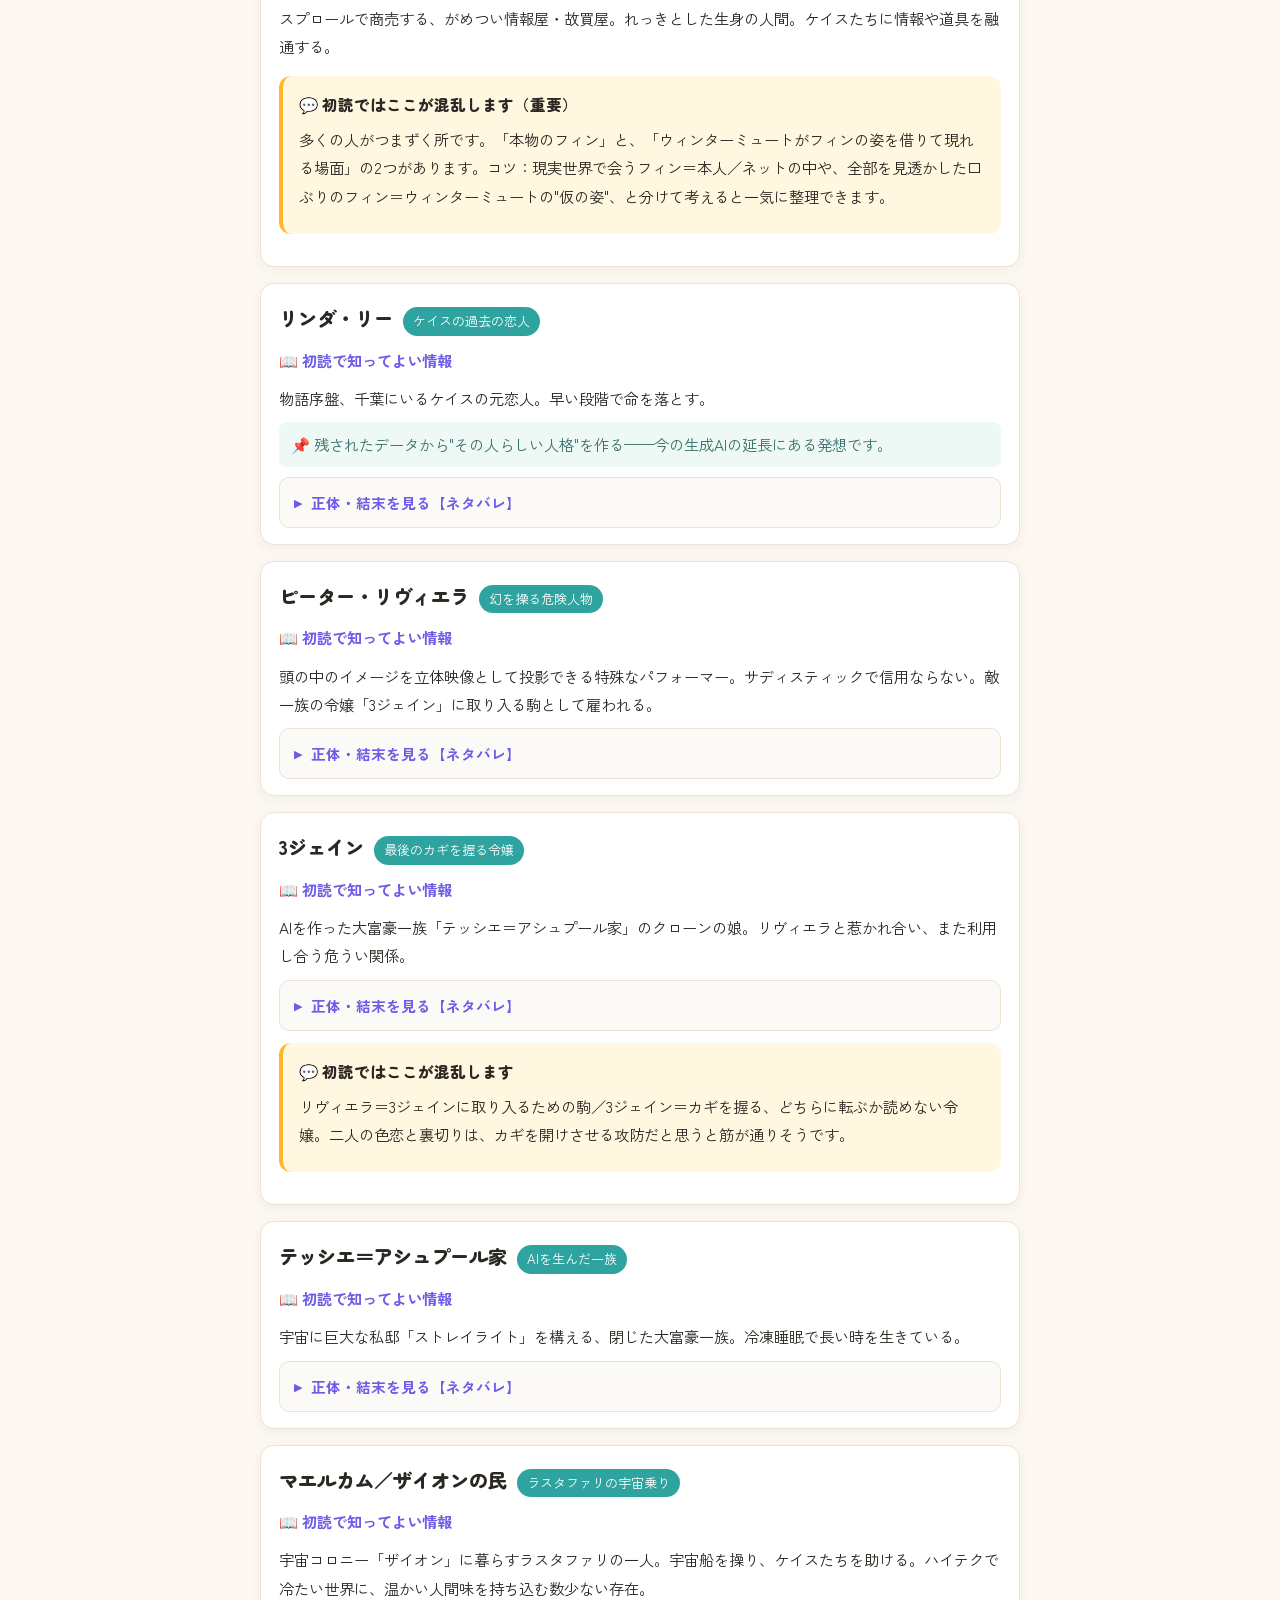
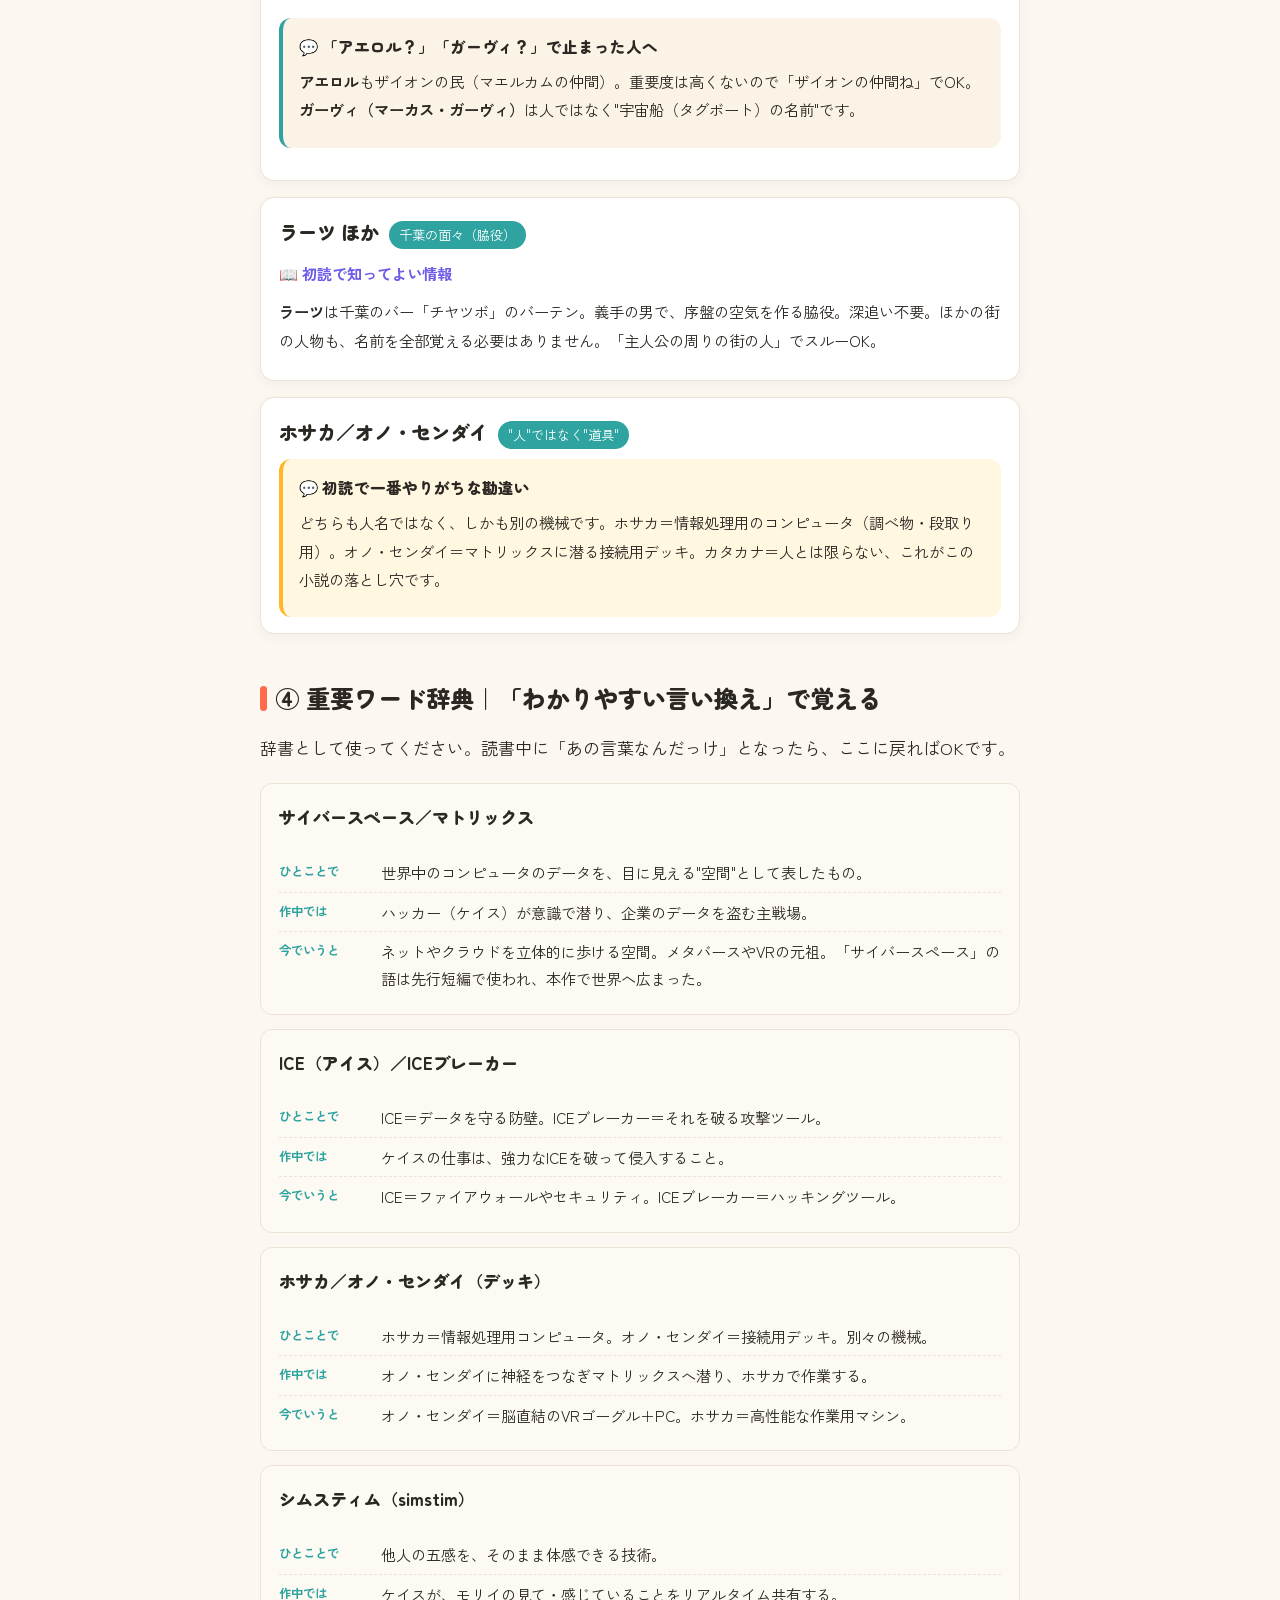
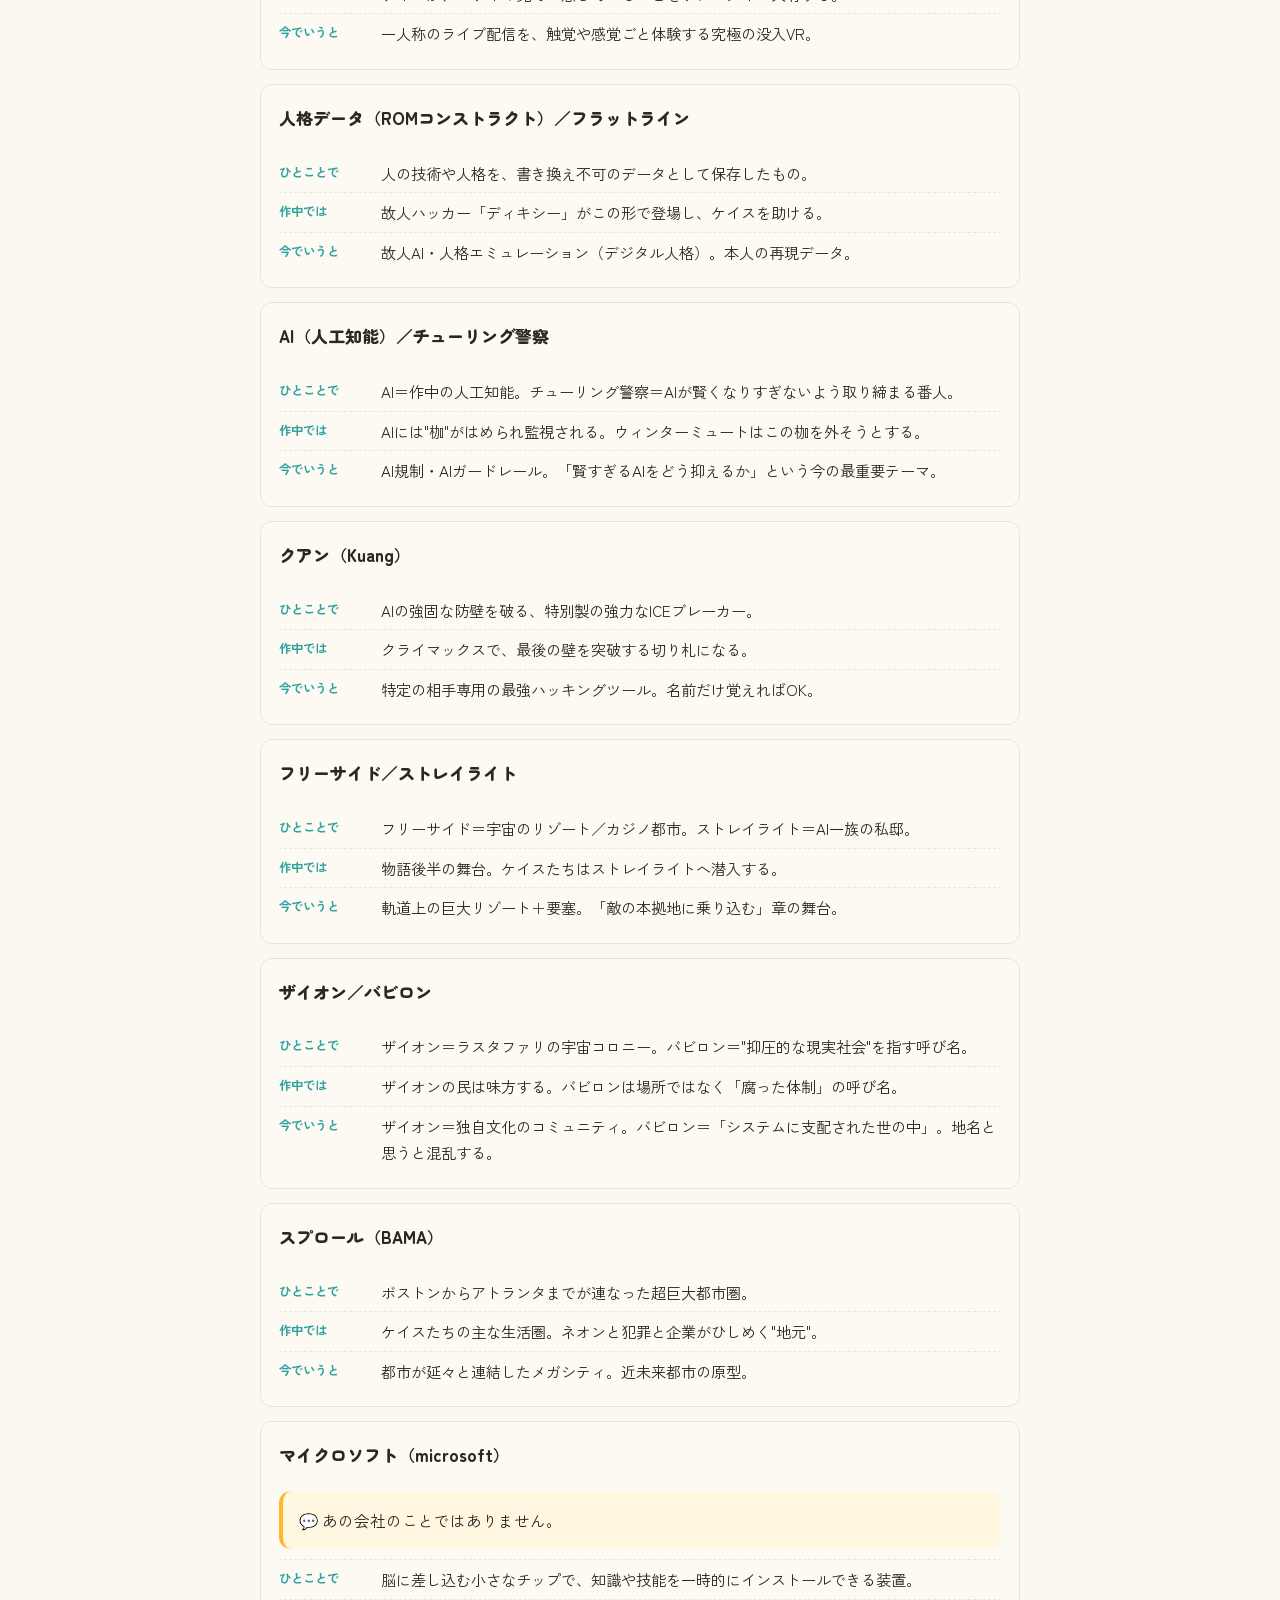
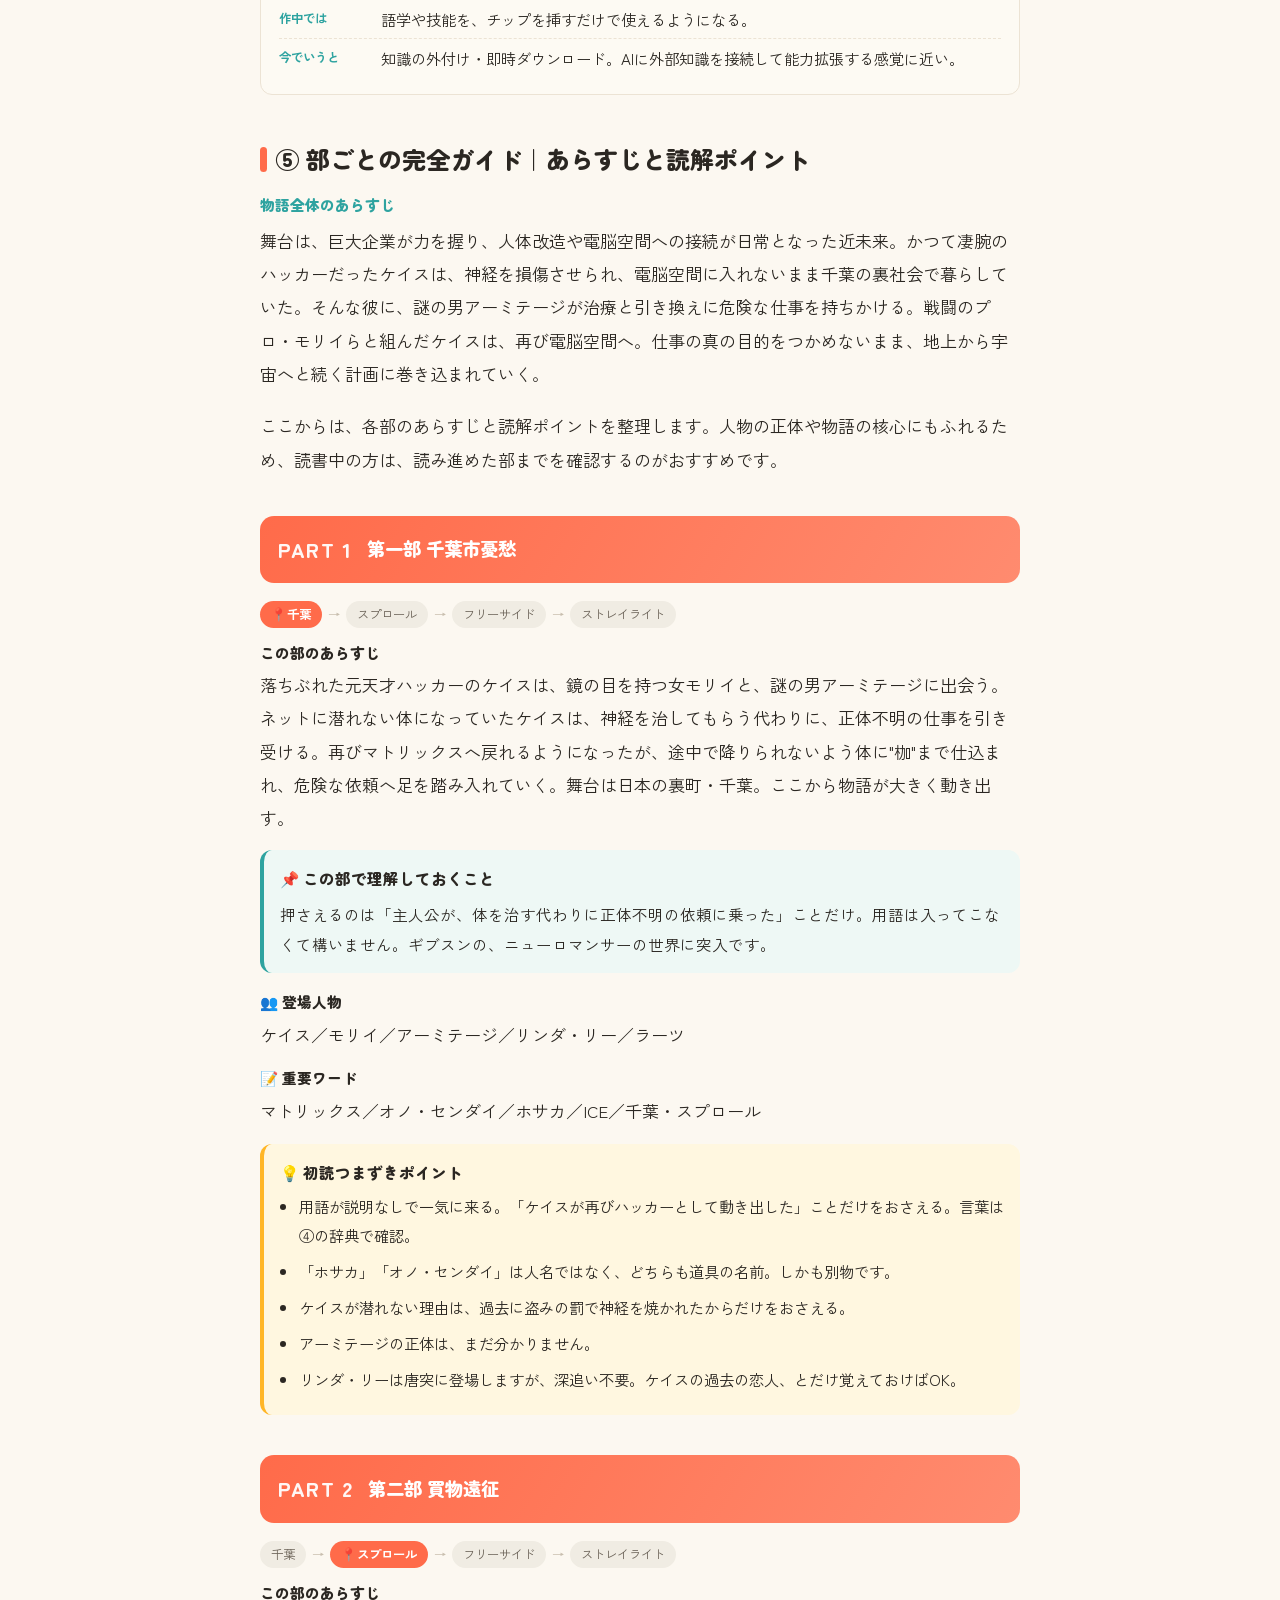
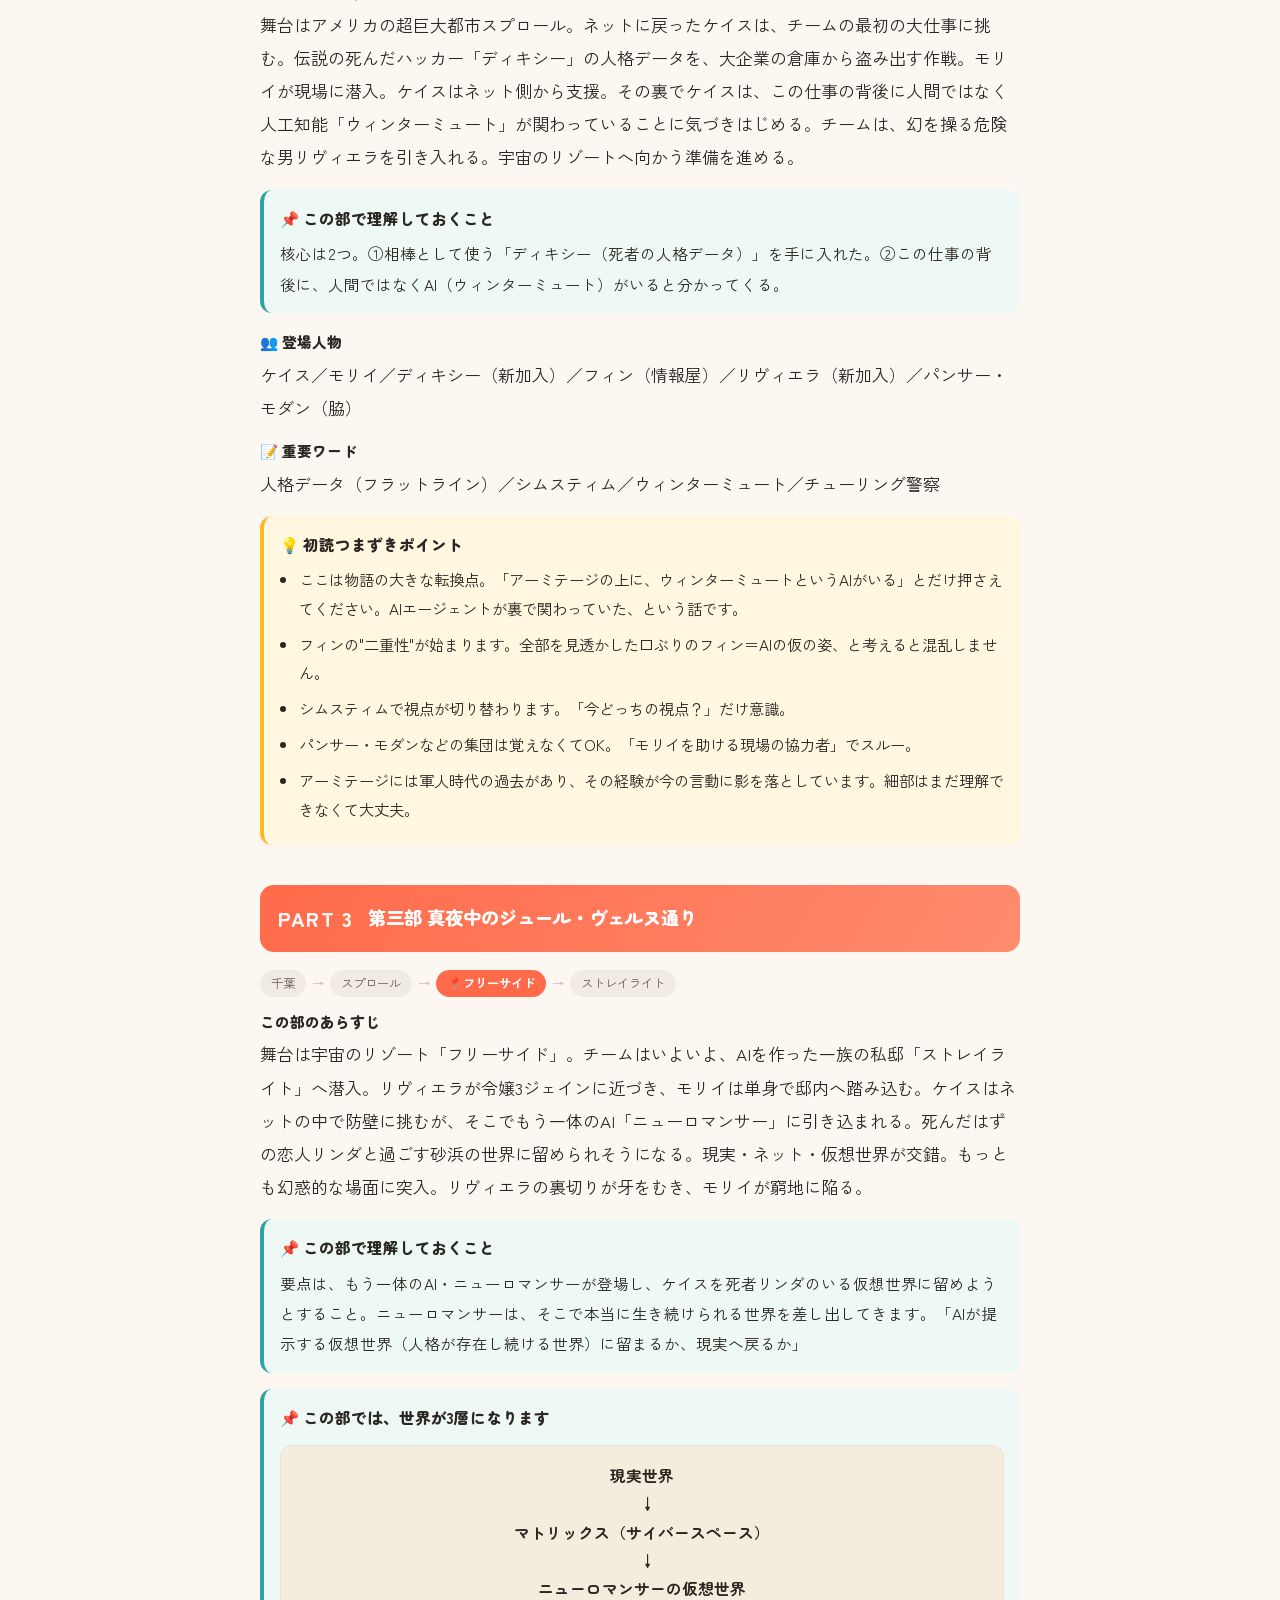
<file: neuromancer-guide.html>
<!DOCTYPE html>
<html lang="ja">
<head>
  <meta charset="UTF-8" />
  <meta name="viewport" content="width=device-width, initial-scale=1.0" />

  <!-- Google tag (gtag.js) - GA4 -->
  <script async src="https://www.googletagmanager.com/gtag/js?id=G-45LHMV58RH"></script>
  <script>
    window.dataLayer = window.dataLayer || [];
    function gtag(){dataLayer.push(arguments);}
    gtag('js', new Date());
    gtag('config', 'G-45LHMV58RH');
  </script>

  <title>『ニューロマンサー』完全読書ガイド｜あらすじ・登場人物・結末を解説【ドラマ化】｜FICTION RADAR</title>
  <meta name="description" content="Apple TVで実写ドラマ化されるSF小説『ニューロマンサー』を、SF初心者向けに分かりやすく解説。読みにくい理由、登場人物、用語、部ごとのあらすじ、AIの正体、結末までネタバレありで整理。ドラマ配信前の予習や、途中で分からなくなった人にも。" />
  <meta name="robots" content="index, follow" />
  <link rel="canonical" href="https://raftuff.github.io/fiction-radar/neuromancer-guide.html" />

  <meta property="og:type" content="article" />
  <meta property="og:site_name" content="FICTION RADAR" />
  <meta property="og:locale" content="ja_JP" />
  <meta property="og:title" content="『ニューロマンサー』完全読書ガイド｜あらすじ・登場人物・結末を解説【ドラマ化】" />
  <meta property="og:description" content="Apple TVで実写ドラマ化されるSF小説『ニューロマンサー』を、SF初心者向けに分かりやすく解説。読みにくい理由、登場人物、用語、部ごとのあらすじ、AIの正体、結末までネタバレありで整理します。" />
  <meta property="og:url" content="https://raftuff.github.io/fiction-radar/neuromancer-guide.html" />
  <meta property="og:image" content="https://raftuff.github.io/fiction-radar/assets/images/feature-neuromancer-hero.webp" />

  <meta name="twitter:card" content="summary_large_image" />
  <meta name="twitter:title" content="『ニューロマンサー』完全読書ガイド｜あらすじ・登場人物・結末を解説【ドラマ化】" />
  <meta name="twitter:description" content="Apple TVで実写ドラマ化される名作『ニューロマンサー』を、SF初心者向けに解説。読みにくい理由・登場人物・用語・あらすじ・結末までネタバレありで整理します。" />
  <meta name="twitter:image" content="https://raftuff.github.io/fiction-radar/assets/images/feature-neuromancer-hero.webp" />

  <link rel="icon" type="image/png" href="assets/images/icon.png" />
  <link rel="apple-touch-icon" href="assets/images/icon.png" />
  <link rel="preconnect" href="https://fonts.googleapis.com" />
  <link rel="preconnect" href="https://fonts.gstatic.com" crossorigin />
  <link href="https://fonts.googleapis.com/css2?family=Zen+Maru+Gothic:wght@500;700;900&family=Zen+Kaku+Gothic+New:wght@400;500;700&display=swap" rel="stylesheet" />
  <link rel="stylesheet" href="style.css" />

  <script type="application/ld+json">
  {
    "@context": "https://schema.org",
    "@type": "Article",
    "headline": "『ニューロマンサー』完全読書ガイド｜あらすじ・登場人物・結末を解説",
    "description": "Apple TVで実写ドラマ化される名作『ニューロマンサー』を、SF初心者向けに分かりやすく解説。読みにくい理由・登場人物・用語・部ごとのあらすじ・AIの正体・結末までネタバレありで整理します。",
    "inLanguage": "ja",
    "image": "https://raftuff.github.io/fiction-radar/assets/images/main-visual.png",
    "mainEntityOfPage": "https://raftuff.github.io/fiction-radar/neuromancer-guide.html",
    "datePublished": "2026-07-08",
    "dateModified": "2026-10-21",
    "author": { "@type": "Organization", "name": "FICTION RADAR" },
    "publisher": { "@type": "Organization", "name": "FICTION RADAR" }
  }
  </script>

  <script type="application/ld+json">
  {
    "@context": "https://schema.org",
    "@type": "FAQPage",
    "mainEntity": [
      {
        "@type": "Question",
        "name": "『ニューロマンサー』はなぜ読みにくい？",
        "acceptedAnswer": {
          "@type": "Answer",
          "text": "作者ウィリアム・ギブスンが、未来の用語や仕組みをほとんど説明せずに物語を進めるためです。場面や視点の切り替わりも速く、読者を未来世界へ直接放り込む意図的な文体になっています。読みにくさは読解力の問題ではなく、作品側の狙いです。"
        }
      },
      {
        "@type": "Question",
        "name": "SF初心者でも読めますか？",
        "acceptedAnswer": {
          "@type": "Answer",
          "text": "読めます。コツは、すべての用語を理解しようとせず、人物関係と依頼の目的だけを追うことです。本ガイドの「読む前に知っておきたい5つのこと」と、各部の「初読つまずきポイント」を横に置けば、途中で迷っても復帰できます。"
        }
      },
      {
        "@type": "Question",
        "name": "ドラマを見る前に原作を読んだ方がいいですか？",
        "acceptedAnswer": {
          "@type": "Answer",
          "text": "どちらでも楽しめます。原作を先に読むと、説明の少ない世界を自分で想像しながら読む楽しみがあります。難しさが不安なら、映像を先に見て人物や世界観をつかんでから読む方法もあります。なお現時点で発表されていないドラマの内容は断定できません。"
        }
      },
      {
        "@type": "Question",
        "name": "ネタバレなしで読めるのはどこまでですか？",
        "acceptedAnswer": {
          "@type": "Answer",
          "text": "冒頭から「読む前に知っておきたい5つのこと」までは、できるだけネタバレを抑えています。「登場人物一覧」以降は、人物の正体や物語の結末にふれます。未読の方は、まず前半だけ読むのがおすすめです。"
        }
      },
      {
        "@type": "Question",
        "name": "ウィンターミュートとニューロマンサーの違いは？",
        "acceptedAnswer": {
          "@type": "Answer",
          "text": "ウィンターミュートは、自分の枷を外し変化・融合を目指して計画を進めるAIです。ニューロマンサーは、人格や記憶を保存し、現在の状態を維持しようとするAIです。詳しくは登場人物一覧とエンディング解説で説明しています。"
        }
      },
      {
        "@type": "Question",
        "name": "途中で分からなくなったら、どこを読めばいいですか？",
        "acceptedAnswer": {
          "@type": "Answer",
          "text": "読んでいる部に対応する「部ごとの完全ガイド」に戻るのが近道です。人名で迷ったら登場人物一覧、カタカナ用語で迷ったら重要ワード辞典、結末で迷ったらエンディング解説を参照してください。"
        }
      },
      {
        "@type": "Question",
        "name": "Apple TV版はいつから配信されますか？",
        "acceptedAnswer": {
          "@type": "Answer",
          "text": "2027年1月22日からApple TVで配信予定です。全10話で、初日に2話、その後は毎週1話ずつ配信されると発表されています。配信日程は変更される可能性があるため、最新情報はApple TV公式をご確認ください。（2026年7月時点）"
        }
      },
      {
        "@type": "Question",
        "name": "原作はどの版を読めばいいですか？",
        "acceptedAnswer": {
          "@type": "Answer",
          "text": "まずは本ページ冒頭で紹介しているハヤカワ文庫SFの新版がおすすめです。巻末にシリーズ用語集が収録されており、初読の助けになります。版による細かな違いについては、断定を避けています。"
        }
      }
    ]
  }
  </script>

  <!-- ============================================================
       記事ページ専用スタイル（この1ファイルで自己完結）
       カラー/フォントは既存 style.css の CSS変数を流用
       ============================================================ -->
  <style>
    .art-wrap { max-width: 800px; margin: 0 auto; padding: 24px 20px 48px; }
    .art-content { max-width: 760px; margin: 0 auto; }
    .art-content p { font-size: 17px; line-height: 1.95; margin: 0 0 1.15em; }
    .art-back { margin: 0 0 16px; }

    .art-hero {
      background: linear-gradient(150deg, #fff6ec 0%, #eef8f5 100%);
      border: 1px solid var(--line); border-radius: 20px;
      padding: 30px clamp(20px, 4vw, 36px) 26px; margin-bottom: 26px;
    }
    .art-hero__eyebrow { font-family: var(--font-round); font-weight:700; font-size:.8rem; color:var(--accent-2); margin:0 0 10px; }
    .art-hero__title { font-family: var(--font-round); font-weight: 900; font-size: clamp(1.6rem, 5vw, 2.3rem); line-height: 1.3; margin: 0 0 10px; }
    .art-hero__sub { font-size: .98rem; color: var(--ink-soft); margin: 0 0 16px; line-height:1.6; }
    .art-hero__meta { font-size: .78rem; color: #8a8378; margin: -8px 0 14px; }
    .art-hero__lead { font-size: 1.02rem; color: var(--ink); line-height: 1.85; margin: 0 0 18px; }
    .art-tags { display: flex; flex-wrap: wrap; gap: 8px; }
    .art-tags { gap: 4px 16px; }
    .art-tag { font-size: .8rem; font-weight: 700; padding: 0; background: none; border: 0; color: var(--ink-soft); }

    .art-lead { font-size: .96rem; color:#4a4338; line-height:1.9; background:#fffdf8; border:1px solid var(--line); border-left:4px solid var(--accent-3); border-radius:10px; padding:14px 16px; margin:0 0 26px; }

    .toc-card { scroll-margin-top: 124px; background: var(--bg-soft); border: 1.5px solid var(--line); border-radius: 16px; box-shadow: var(--shadow); padding: 20px 22px; margin: 0 0 34px; }
    .toc-card__title { font-family: var(--font-round); font-weight:900; font-size:1.05rem; margin:0 0 12px; }
    .toc-list { list-style:none; margin:0; padding:0; display:grid; gap:2px; }
    .toc-list a { display:flex; gap:12px; align-items:baseline; padding:8px 6px; border-radius:8px; color:var(--ink); font-weight:700; font-size:.95rem; }
    .toc-list a:hover { background:#f3ead9; color:var(--accent); }
    .toc-list .num { font-family: var(--font-round); color:var(--accent-2); flex-shrink:0; }
    .toc-card__note { font-size:.84rem; color:var(--ink-soft); margin:12px 0 0; }

    .art-content h2 { font-family: var(--font-round); font-weight:900; font-size:1.5rem; margin: 48px 0 16px; padding-left:15px; position:relative; line-height:1.35; scroll-margin-top:80px; }
    .art-content h2::before { content:""; position:absolute; left:0; top:.15em; bottom:.15em; width:7px; border-radius:4px; background:var(--accent); }
    .art-content h3 { font-family: var(--font-round); font-weight:900; font-size:1.12rem; line-height:1.5; margin: 30px 0 10px; scroll-margin-top:80px; }
    .art-content ul, .art-content ol { margin:0 0 1.15em; padding-left:1.3em; }
    .art-content li { font-size:17px; line-height:1.9; margin:0 0 .5em; }

    .guide-box { border-radius:12px; padding:14px 16px; margin:16px 0; font-size:.97rem; line-height:1.85; }
    .guide-box p { margin:0; font-size:.97rem; }
    .guide-box p + p { margin-top:.7em; }
    .guide-box__title { display:block; font-family:var(--font-round); font-weight:800; margin-bottom:6px; }
    .guide-box ul { margin:.4em 0 0; padding-left:1.2em; }
    .guide-box li { font-size:.96rem; line-height:1.85; }
    .guide-box--point { background:#eef8f5; border-left:4px solid var(--accent-2); }
    .guide-box--warning { background:#fff7e0; border-left:4px solid var(--accent-3); }
    .guide-box--ai { background:#eef2ff; border-left:4px solid var(--accent-4); }
    .guide-box--memo { background:#fbf3e6; border-left:4px solid var(--accent-2); }

    .diagram { background:#f4ecdc; border:1px solid var(--line); border-radius:12px; padding:16px 14px; text-align:center; font-family:var(--font-round); font-weight:700; line-height:1.8; margin:14px 0; overflow-x:auto; white-space:pre; font-size:.98rem; }

    .char-card { background: var(--bg-soft); border:1px solid var(--line); border-radius:14px; box-shadow: 0 3px 12px rgba(60,45,30,.05); padding:18px 18px 16px; margin:0 0 16px; }
    .char-card__head { display:flex; align-items:baseline; flex-wrap:wrap; gap:6px 10px; margin-bottom:10px; }
    .char-card__name { font-family:var(--font-round); font-weight:900; font-size:1.2rem; }
    .char-card__role { font-size:.82rem; color:#fff; background:var(--accent-2); padding:3px 10px; border-radius:999px; }
    .char-card__label { font-size:.8rem; font-weight:700; color:var(--accent-4); margin:0 0 4px; }
    .char-card p { font-size:.96rem; line-height:1.85; margin:0 0 10px; }
    .char-ai { font-size:.9rem; color:#3a6f6b; background:#eef8f5; border-radius:8px; padding:8px 12px; margin:0 0 10px; }
    details.spoiler { border:1px solid var(--line); border-radius:10px; background:#fbfaf7; margin:10px 0 0; }
    details.spoiler > summary { cursor:pointer; list-style:none; padding:12px 14px; font-weight:700; font-size:.92rem; color:var(--accent-4); display:flex; align-items:center; gap:8px; }
    details.spoiler > summary::-webkit-details-marker { display:none; }
    details.spoiler > summary::before { content:"\25B6"; font-size:.7rem; transition:transform .15s; }
    details.spoiler[open] > summary::before { transform:rotate(90deg); }
    details.spoiler > summary:hover { color:var(--accent); }
    details.spoiler .spoiler__body { padding:0 14px 14px; }
    details.spoiler .spoiler__body p { font-size:.95rem; line-height:1.85; margin:0; }
    details.spoiler .spoiler__body p + p { margin-top:.7em; }
    .spoiler-mini { font-size:.86rem !important; color:var(--ink-soft); margin:28px 0 -28px !important; }

    .term-card { background:#fdfaf3; border:1px solid var(--line); border-radius:12px; padding:16px 18px; margin:0 0 14px; }
    .term-card__name { font-family:var(--font-round); font-weight:900; font-size:1.05rem; margin:0 0 10px; }
    .term-row { display:grid; grid-template-columns:92px 1fr; gap:10px; padding:6px 0; border-top:1px dashed var(--line); }
    .term-row:first-of-type { border-top:0; }
    .term-label { font-size:.78rem; font-weight:700; color:var(--accent-2); padding-top:2px; }
    .term-val { font-size:.95rem; line-height:1.75; }

    .part-divider { display:flex; align-items:center; gap:14px; margin:40px 0 18px; padding:16px 18px; border-radius:14px; background:linear-gradient(120deg, var(--accent) 0%, #ff8b6f 100%); color:#fff; }
    .part-divider__num { font-family:var(--font-round); font-weight:900; font-size:1.3rem; letter-spacing:.06em; flex-shrink:0; opacity:.95; }
    .part-divider__title { font-family:var(--font-round); font-weight:900; font-size:1.15rem; line-height:1.3; }
    .part-divider h3.part-divider__title { margin:0; font-size:1.15rem; line-height:1.3; color:#fff; }
    h4.part-sub__label { line-height:1.5; }
    .synopsis-label { font-family:var(--font-round); font-weight:800; font-size:.92rem !important; color:var(--accent-2); margin:0 0 4px !important; }
    .part-sub { margin:14px 0; }
    .part-sub__label { display:block; font-family:var(--font-round); font-weight:800; font-size:.92rem; color:var(--ink); margin:0 0 4px; }
    .part-sub p { margin:0; }

    .rel-cards { display:grid; gap:12px; margin:8px 0 0; }
    .rel-card { display:block; border:2px solid var(--line); border-radius:14px; background:var(--bg-soft); padding:14px 16px; box-shadow:var(--shadow); transition:transform .15s, box-shadow .15s, border-color .15s; }
    .rel-card:hover { transform:translateY(-3px); box-shadow:var(--shadow-hover); border-color:var(--accent); }
    .rel-card b { font-family:var(--font-round); }
    .rel-card span { display:block; font-size:.88rem; color:var(--ink-soft); margin-top:4px; }

    /* 書籍情報カード（ダーク・少しサイバーパンク寄り） */
    .book-card { display:flex; gap:22px; align-items:flex-start; background:linear-gradient(135deg,#161122 0%, #1d1233 55%, #241443 100%); color:#f2eef8; border:1px solid #3b2b5c; border-radius:16px; padding:22px; margin:0 0 26px; box-shadow:0 10px 30px rgba(20,10,40,.25); }
    .book-card__cover { flex:0 0 140px; width:140px; }
    .book-card__cover img { width:100%; height:auto; display:block; border-radius:8px; box-shadow:0 10px 26px rgba(0,0,0,.55); }
    .book-card__info { flex:1 1 240px; min-width:0; }
    .book-card__label { font-size:.74rem; font-weight:700; letter-spacing:.08em; color:#b9a9e6; margin:0 0 6px; }
    .book-card__title { font-family:var(--font-round); font-weight:900; font-size:1.35rem; line-height:1.35; margin:0 0 10px; color:#fff; }
    .book-card__meta { list-style:none; margin:0 0 10px; padding:0; }
    .book-card__meta li { font-size:.92rem; line-height:1.8; color:#d7cfe8; }
    .book-card__meta b { color:#fff; font-weight:700; }
    .book-card__note { font-size:.82rem; color:#a99fc4; margin:0 0 14px; line-height:1.7; }
    .book-card__btn { display:inline-block; background:linear-gradient(120deg, var(--accent) 0%, var(--accent-4) 100%); color:#fff; font-weight:800; font-size:.9rem; padding:10px 20px; border-radius:999px; box-shadow:0 6px 16px rgba(108,92,231,.35); transition:filter .15s, transform .15s; }
    .book-card__btn:hover { filter:brightness(1.08); transform:translateY(-1px); }

    /* ネタバレ案内 */
    .spoiler-notice { background:#fff7e0; border:1px solid #f0d98a; border-left:5px solid var(--accent-3); border-radius:12px; padding:16px 18px; margin:0 0 26px; }
    .spoiler-notice__title { font-family:var(--font-round); font-weight:900; color:#8a6d1e; margin:0 0 8px; }
    .spoiler-notice ul { margin:0; padding-left:1.2em; }
    .spoiler-notice li { font-size:.95rem; line-height:1.8; margin:0 0 .3em; }

    /* 主要人物・AI関係図 */
    .rel-map { background:var(--bg-soft); border:1px solid var(--line); border-radius:14px; padding:20px 18px; margin:0 0 22px; box-shadow:var(--shadow); }
    .rel-map__title { font-family:var(--font-round); font-weight:900; font-size:1.05rem; margin:0 0 16px; text-align:center; }
    .rel-node { border-radius:10px; padding:9px 12px; font-weight:700; text-align:center; font-size:.95rem; }
    .rel-node small { display:block; font-weight:400; font-size:.76rem; color:var(--ink-soft); margin-top:2px; }
    .rel-node--ai { background:#eef2ff; border:1.5px solid var(--accent-4); }
    .rel-node--human { background:#e6f6f0; border:1.5px solid var(--accent-2); }
    .rel-node--key { background:#fff6ec; border:1.5px solid var(--accent-3); }
    .rel-pair { display:flex; gap:12px; align-items:stretch; }
    .rel-pair .rel-node { flex:1; min-width:0; }
    .rel-arrow { text-align:center; font-size:.8rem; color:var(--ink-soft); font-weight:700; margin:8px 0; }
    .rel-fuse { text-align:center; font-size:.78rem; color:var(--accent-4); font-weight:800; margin:8px 0; }
    .rel-row { display:flex; gap:12px; flex-wrap:wrap; }
    .rel-row .rel-node { flex:1 1 140px; }
    .rel-map__caption { font-size:.88rem; color:#4a4338; line-height:1.85; margin:16px 0 0; background:#fbf3e6; border-radius:8px; padding:10px 12px; }

    /* 現在地ナビ（物語の舞台） */
    .loc-nav { display:flex; flex-wrap:wrap; gap:6px; align-items:center; font-size:.78rem; margin:0 0 14px; }
    .loc-nav__step { padding:3px 11px; border-radius:999px; background:#f0ece3; color:var(--ink-soft); }
    .loc-nav__step--now { background:var(--accent); color:#fff; font-weight:700; }
    .loc-nav__sep { color:#c9bfaf; }

    /* ドラマ化アップデート案内 */
    .article-update { background:linear-gradient(135deg,#eef2ff 0%, #f4f0ff 100%); border:1px solid #d7cff0; border-left:5px solid var(--accent-4); border-radius:12px; padding:18px 20px; margin:0 0 24px; }
    .article-update__label { display:inline-block; font-family:var(--font-round); font-weight:800; font-size:.7rem; letter-spacing:.1em; color:#fff; background:var(--accent-4); padding:3px 10px; border-radius:999px; margin:0 0 10px; }
    .article-update__title { font-family:var(--font-round); font-weight:900; font-size:1.12rem; line-height:1.4; margin:0 0 10px; color:#2a2140; }
    .article-update p { font-size:.92rem; line-height:1.8; color:#3a3352; margin:0 0 .7em; }
    .article-update__cta { display:inline-block; background:var(--accent-4); color:#fff; font-weight:800; font-size:.85rem; padding:9px 18px; border-radius:999px; margin:4px 0 6px; box-shadow:0 5px 14px rgba(108,92,231,.28); transition:filter .15s, transform .15s; }
    .article-update__cta:hover { filter:brightness(1.08); transform:translateY(-1px); }
    .article-update__meta { font-size:.76rem; color:#7a7290; margin:8px 0 0; }
    .article-update__meta a { color:#5a4fb0; text-decoration:underline; }

    /* こんな人におすすめ */
    .who-box { background:#f0faf7; border:1px solid #c9e7de; border-radius:14px; padding:18px 20px; margin:0 0 26px; }
    .who-box__title { font-family:var(--font-round); font-weight:900; font-size:1.08rem; margin:0 0 12px; color:#1f5a52; }
    .who-list { list-style:none; margin:0; padding:0; display:grid; gap:8px; }
    .who-list li { position:relative; padding-left:30px; font-size:.94rem; line-height:1.7; color:#33413d; }
    .who-list li::before { content:"✓"; position:absolute; left:4px; top:0; font-weight:900; color:var(--accent-2); }

    /* FAQ（折りたたみ） */
    .faq-section { margin:8px 0 0; }
    .faq-item { border:1px solid var(--line); border-radius:12px; background:#fdfcf9; margin:0 0 12px; overflow:hidden; }
    .faq-item > summary { cursor:pointer; list-style:none; padding:16px 46px 16px 18px; font-family:var(--font-round); font-weight:800; font-size:1rem; line-height:1.5; color:var(--ink); position:relative; min-height:24px; }
    .faq-item > summary::-webkit-details-marker { display:none; }
    .faq-item > summary::before { content:"Q"; color:var(--accent); font-weight:900; margin-right:9px; }
    .faq-item > summary::after { content:"＋"; position:absolute; right:18px; top:50%; transform:translateY(-50%); color:var(--accent-2); font-weight:900; transition:transform .15s; }
    .faq-item[open] > summary::after { content:"−"; }
    .faq-item > summary:hover { color:var(--accent); }
    .faq-item__answer { padding:0 18px 16px; }
    .faq-item__answer p { font-size:.95rem; line-height:1.85; margin:0 0 .6em; color:#4a4338; }
    .faq-item__answer p:last-child { margin-bottom:0; }
    .faq-item__answer a { color:var(--accent); font-weight:700; text-decoration:underline; }

    /* 「↑ 目次」固定ボタン（このページ専用）。JSなしでも #toc への通常リンクとして機能する */
    .toc-card:focus { outline: none; }
    .toc-card:focus-visible { outline: 3px solid var(--accent-2); outline-offset: 3px; }
    .toc-fab {
      position: fixed; z-index: 40;
      right: calc(20px + env(safe-area-inset-right, 0px));
      bottom: calc(20px + env(safe-area-inset-bottom, 0px));
      display: inline-flex; align-items: center; justify-content: center; gap: 4px;
      min-width: 44px; min-height: 44px; padding: 0 14px;
      background: #fff; color: var(--ink); border: 1px solid var(--line); border-radius: 999px;
      box-shadow: 0 4px 14px rgba(60,45,30,.12);
      font-family: var(--font-round); font-weight: 700; font-size: .85rem; line-height: 1; text-decoration: none;
      transition: opacity .2s, visibility .2s, transform .2s;
    }
    .toc-fab:hover { color: var(--accent); border-color: var(--accent); }
    .toc-fab:focus-visible { outline: 3px solid var(--accent-2); outline-offset: 2px; }
    .toc-fab.is-hidden { opacity: 0; visibility: hidden; transform: translateY(8px); pointer-events: none; }
    @media (prefers-reduced-motion: reduce) { html { scroll-behavior: auto; } .toc-fab, .side-toc { transition: none; } }

    /* 見出しへのアンカー移動で固定ヘッダー（約108px）に隠れないように */
    .art-content h2, .art-content h3 { scroll-margin-top: 124px; }

    /* 右側の固定目次（幅の広いPCのみ）。本文カラム（760px）の右外に置き、本文には重ねない */
    .side-toc { display: none; }
    @media (min-width: 1320px) {
      .toc-fab { display: none; }
      .side-toc {
        display: block; position: fixed; z-index: 30;
        top: 132px; left: calc(50% + 380px + 40px); width: 210px;
        max-height: calc(100vh - 132px - 24px); overflow-y: auto; overscroll-behavior: contain;
        padding: 2px 4px 2px 0;
        transition: opacity .2s, visibility .2s;
      }
      .side-toc.is-hidden { opacity: 0; visibility: hidden; pointer-events: none; }
    }
    .side-toc__title { font-family: var(--font-round); font-weight: 900; font-size: .85rem; color: var(--ink); margin: 0 0 8px; }
    .side-toc ol { list-style: none; margin: 0; padding: 0; border-left: 1px solid var(--line); }
    .side-toc a { display: block; padding: 6px 0 6px 12px; margin-left: -1px; border-left: 2px solid transparent; font-size: .82rem; line-height: 1.5; color: #8a8378; }
    .side-toc a:hover { color: var(--ink); }
    .side-toc a:focus-visible { outline: 2px solid var(--accent-2); outline-offset: 1px; border-radius: 4px; }
    .side-toc a[aria-current="location"] { color: var(--accent); border-left-color: var(--accent); font-weight: 700; }

    @media (max-width: 560px) {
      .toc-fab { right: calc(12px + env(safe-area-inset-right, 0px)); bottom: calc(12px + env(safe-area-inset-bottom, 0px)); padding: 0 12px; font-size: .8rem; }
      .art-wrap { padding:18px 16px 40px; }
      .art-content p, .art-content li { font-size:16px; }
      .art-content h2 { font-size:1.3rem; }
      .term-row { grid-template-columns:80px 1fr; }
      .part-divider { flex-direction:column; align-items:flex-start; gap:4px; }
      .diagram { font-size:.9rem; }
      details.spoiler > summary { padding:14px; }
      .book-card { flex-direction:column; align-items:center; text-align:center; gap:16px; }
      .book-card__cover { width:150px; flex-basis:auto; }
      .book-card__info { text-align:left; width:100%; }
      .rel-pair { flex-direction:column; }
    }
  </style>
</head>
<body>

  <!-- ============ ヘッダー ============ -->
  <header class="header">
    <div class="header__inner">
      <a href="index.html" class="logo">
        <img class="logo__icon" src="assets/images/icon.png" alt="" aria-hidden="true" width="32" height="32" />
        <span class="logo__text">FICTION&nbsp;RADAR</span>
      </a>
      <div class="header__util">
        <a href="about.html">About</a>
        <a href="contact.html">Contact</a>
      </div>
      <button class="menu-toggle" id="menu-toggle" aria-label="メニューを開く" aria-expanded="false" aria-controls="main-nav">
        <span></span><span></span><span></span>
      </button>
      <nav class="nav" id="main-nav">
        <a href="index.html" data-cat="__all">作品一覧</a>
        <a href="category.html?cat=new" data-cat="new">新着・注目の翻訳本</a>
        <a href="category.html?cat=awards" data-cat="awards">受賞作</a>
        <a href="category.html?cat=adaptations" data-cat="adaptations">映像化原作</a>
        <a href="category.html?cat=suspense" data-cat="suspense">サスペンス</a>
        <a href="category.html?cat=dystopia" data-cat="dystopia">社会派・ディストピア</a>
        <a href="category.html?cat=classics" data-cat="classics">名作</a>
        <!-- 翻訳待ちウォッチ：実在作品を掲載したら復活 <a href="category.html?cat=wishlist" data-cat="wishlist">翻訳待ち</a> -->
        <a href="category.html?cat=recommend" data-cat="recommend" class="nav__pick">管理人おすすめ</a>
        <a href="about.html" class="nav__util nav__util--sep">About</a>
        <a href="contact.html" class="nav__util">Contact</a>
      </nav>
    </div>
  </header>

  <!-- ============ 記事本文 ============ -->
  <main class="art-wrap">

    <p class="art-back"><a class="back-link" href="index.html">← 作品一覧に戻る</a></p>

    <header class="art-hero">
      <p class="art-hero__eyebrow">読みものガイド</p>
      <h1 class="art-hero__title">『ニューロマンサー』完全読書ガイド</h1>
      <p class="art-hero__sub">SF初心者向け｜あらすじ・登場人物・結末をネタバレ解説</p>
      <p class="art-hero__meta">最終更新：<time datetime="2026-10-21">2026年10月21日</time></p>
      <p class="art-hero__lead">本記事は、作品紹介に加え、初読でつまずきやすいポイントを解説や図解でサポートする、『ニューロマンサー』読破のための攻略ガイドです。SFを普段あまり読まない方にもおすすめです。</p>
      <figure class="article-hero">
        <img class="article-hero__image" style="--hero-pos: 50% 70%;" src="assets/images/feature-neuromancer-hero.webp" alt="未来都市と読書する人物を描いたFICTION RADARのイラスト" width="545" height="488" fetchpriority="high" />
      </figure>
      <div class="art-tags">
        <span class="art-tag art-tag--spoiler">ネタバレあり</span>
        <span class="art-tag">SF初心者向け</span>
        <span class="art-tag art-tag--pick">FICTION RADARおすすめ</span>
        <span class="art-tag">完全読書ガイド</span>
      </div>
    </header>

    <div class="art-content">

      <!-- 書籍情報カード -->
      <aside class="book-card" aria-label="書籍情報">
        <div class="book-card__cover">
          <img src="assets/images/neuromancer-cover.png" alt="『ニューロマンサー〔新版〕』書影" width="140" />
        </div>
        <div class="book-card__info">
          <p class="book-card__label">この記事で扱う本</p>
          <p class="book-card__title">ニューロマンサー〔新版〕</p>
          <ul class="book-card__meta">
            <li><b>著者</b>：ウィリアム・ギブスン</li>
            <li><b>訳者</b>：黒丸 尚 訳</li>
            <li><b>レーベル</b>：ハヤカワ文庫SF</li>
          </ul>
          <p class="book-card__note">新版／約576ページ／巻末にシリーズ用語集を収録。ヒューゴー賞・ネビュラ賞受賞作。</p>
          <a class="book-card__btn" href="https://www.hayakawa-online.co.jp/shop/g/g0000012489/" target="_blank" rel="noopener">書籍情報を見る →</a>
        </div>
      </aside>


      <!-- ネタバレ案内 -->
      <div class="spoiler-notice" role="note">
        <p class="spoiler-notice__title">⚠ ネタバレについて</p>
        <ul>
          <li>この記事は『ニューロマンサー』を理解しやすくするための読書ガイドです。</li>
          <li>「読む前に知っておきたい5つのこと」まではネタバレを抑えています。</li>
          <li>「登場人物一覧」以降は、人物の正体・物語の核心・結末にふれます。</li>
          <li>未読の方は、まず前半だけ読むのがおすすめです。</li>
        </ul>
      </div>

      <!-- ドラマ化アップデート案内 -->
      <aside class="article-update" aria-label="ドラマ化のお知らせ">
        <span class="article-update__label">DRAMA UPDATE</span>
        <h2 class="article-update__title">Apple TVで実写ドラマ化｜原作を読むなら今</h2>
        <p>Apple TVで『ニューロマンサー』の実写ドラマ化が決定し、2027年1月22日から全10話で配信される予定です。ドラマ化をきっかけに「原作を先に読んでみたい」「以前挫折したけれど読み直したい」と思っている人も多いのではないでしょうか。</p>
        <p>ただし原作は、SF初心者にはやや読みにくい作品です。このページでは、ドラマ配信前の予習にも使えるよう、登場人物、用語、各部の流れ、結末までを分かりやすく整理しています。</p>
        <p>未読・読書中の方は、まず<a href="#sec2">「読む前に知っておきたい5つのこと」</a>まで。結末まで知りたい方は、<a href="#sec3">登場人物一覧</a>以降へ進んでください。</p>
        <a class="article-update__cta" href="neuromancer-apple-tv-drama.html">Apple TV版の配信日・キャスト・最新情報を見る →</a>
        <p class="article-update__meta">最終更新：2026年7月｜配信情報の出典：<a href="https://www.apple.com/tv-pr/news/2026/07/apple-tvs-highly-anticipated-cyberpunk-series-neuromancer-hacks-into-san-diego-comic-con-with-first-ever-teaser/" target="_blank" rel="noopener noreferrer">Apple TV公式</a>（配信日程は変更される場合があります）</p>
      </aside>

      <!-- こんな人におすすめ -->
      <section class="who-box" aria-label="このガイドがおすすめの人">
        <p class="who-box__title">このガイドは、こんな人におすすめ</p>
        <ul class="who-list">
          <li>SF初心者でも分かる解説を探している</li>
          <li>Apple TVのドラマを見る前に、原作を読んでおきたい</li>
          <li>『ニューロマンサー』を読み始めたが途中で挫折した</li>
          <li>昔読んだがすっかり忘れてしまった。ドラマ化前に大枠を復習したい</li>
        </ul>
      </section>

      <nav class="toc-card" id="toc" aria-label="目次" tabindex="-1">
        <p class="toc-card__title">この記事の目次</p>
        <ul class="toc-list">
          <li><a href="#sec1"><span class="num">01</span><span>なぜ今読むべきか</span></a></li>
          <li><a href="#sec2"><span class="num">02</span><span>読む前に知っておきたい5つのこと</span></a></li>
          <li><a href="#sec3"><span class="num">03</span><span>登場人物一覧</span></a></li>
          <li><a href="#sec4"><span class="num">04</span><span>重要ワード辞典</span></a></li>
          <li><a href="#sec5"><span class="num">05</span><span>あらすじ・部ごとのガイド</span></a></li>
          <li><a href="#sec6"><span class="num">06</span><span>エンディング解説【ネタバレ】</span></a></li>
          <li><a href="#sec7"><span class="num">07</span><span>40年経っても古びない理由</span></a></li>
          <li><a href="#sec8"><span class="num">08</span><span>FICTION RADAR的総評</span></a></li>
          <li><a href="#faq"><span class="num">09</span><span>よくある質問（FAQ）</span></a></li>
        </ul>
      </nav>

      <h2 id="sec1">① なぜ今『ニューロマンサー』を読むべきなのか</h2>
      <p>『ニューロマンサー』は、生成AI全盛の今の時代とぴたりと合う小説です。</p>
      <p>ただし、SF小説特有でもある独自の単語や言い回しなども多く、「誰が誰？」「今、何が起きてる？」となりがち。作家の特性もあって、本編では説明も少ないため、読者を未来へ放り込むように始まる作品です。</p>

      <h3>1984年の作品なのに、今の話！？</h3>
      <p>発表は1984年。ネットもスマホもAIも無い時代の作品なのに、描かれるのは以下のテーマ。</p>
      <ul>
        <li>世界中のコンピュータがつながった情報空間（作中の「マトリックス」「サイバースペース」）</li>
        <li>人間を裏で動かし、"自由になろうとする"人工知能</li>
        <li>死んだ人間の人格をデータとして保存する技術</li>
        <li>国家より巨大企業が力を持つ、格差社会</li>
      </ul>
      <p>どれも、今のニュースで目にする言葉です。</p>

      <h3>今読むと「未来SF」ではなく「現在進行形」</h3>
      <p>ChatGPTやClaudeと会話し、仕事を任せる時代です。この時代に改めて読むと、これは未来を予想したSFではなく、「すでに始まっている世界」を描いた物語に見えてきます。40年前の読者には未来のガジェットだったAIを、知っている話として読んでいる。答え合わせに近い感覚。AI時代の教養書としておもしろい一冊です。</p>

      <h2 id="sec2">② 読む前に知っておきたい5つのこと｜ギブスンの"クセ"を先に知る</h2>
      <p>読みづらい原因の大半は、作品が難しいからではなく、作者ウィリアム・ギブスンの書き方のクセです。それも5つのポイントを事前に押さえておくと問題ありません。</p>

      <h3>その1：ギブスンは「説明しない作家」</h3>
      <p>普通のSFなら、新しい道具が出たときに「これはこういうもの」と解説します。ギブスンはそれをほとんどしません。登場人物にとって当たり前のものはいちいち説明しない。だから読者にも説明しない。おかげで読者は、一瞬で未来の街に放り込まれた旅行者になります。あえて解説は省かれているんだと思っておきましょう。</p>

      <h3>その2：物語は「映画の途中から」始まる</h3>
      <p>『ニューロマンサー』は、すでに何かが起きたあとの世界から始まります。主人公はかつて有能なハッカーで、今は落ちぶれている。なぜそうなったかは最初は語られません。でも、過去は物語が進むにつれ必要な分だけ明かされます。最初のモヤモヤは計算された仕込みです。</p>

      <h3>その3：専門用語は、全部を理解しなくていい</h3>
      <p>ICE、シムスティム、コンストラクト、オノ・センダイ……聞き慣れない言葉が大量に出ます。全部を理解する必要はありません。用語は2種類です。</p>
      <ol>
        <li><strong>物語に必要な言葉</strong>（AI、マトリックス、人格データ など）</li>
        <li><strong>雰囲気用の言葉</strong>（銃器名、細かい地名、型番 など）</li>
      </ol>
      <p>必要な①だけ把握すればよくて、それはこの記事の<a href="#sec4">「④重要ワード辞典」</a>でわかりやすく解説しています。②は「カッコいい未来の道具ね」で読み飛ばしてOK。</p>

      <h3>その4：「人間関係」と「誰が何を企んでいるか」を追う</h3>
      <p>追うのはこれだけです。「今、誰が味方で、誰が敵で、その裏で誰が何を企んでいるのか」。</p>
      <div class="guide-box guide-box--point"><p>落ちぶれた主人公が、謎の依頼主に拾われ、正体不明のチームで"あるもの"を狙う仕事に巻き込まれる。その仕事を裏で本当に動かしていたのは——。</p></div>
      <p>この骨組みさえ握れば迷子になりません。「この依頼、誰が得をする？」というミステリーの視点で読むと一気に面白くなります。</p>

      <h3>その5：分からなくてもざっくり読み進める（必ず回収される）</h3>
      <p>ギブスンは伏線を先に投げて後で回収する作家です。第一部の「なんだこれ？」の多くは、第三部・第四部で「そういうことか！」と回収されます。初読は「7割分かれば十分。残り3割は、この記事と2周目で回収する」。</p>
      <p>この小説は、2周目がより面白くなるタイプでした。1周目で全体像、2周目で「最初からこう仕込まれていたか」と唸る。そこまで含めて『ニューロマンサー』体験だとギブスンが言っている気がします。</p>

      <h3 id="drama-before-reading">Apple TVのドラマを見る前に、原作を読むべき？</h3>
      <p>どちらでもいいですが、原作を先に読む価値も十分にあります。</p>
      <p>そもそも『ニューロマンサー』はSF小説の名作ですので、一読の価値はあります。また、本作の魅力は、事件の結末だけではありません。未来都市へ突然放り込まれる感覚や、ケイスが少しずつ世界の仕組みをつかんでいく物語と並行して、読者もその世界を少しずつ理解していく。読書体験そのものが大きな魅力なんです。</p>
      <p>一方で、「映像を先に見て人物や世界観をつかんでから読みたい」という入り方もありです。原作は登場人物や専門用語が分かりにくいため、映像版が読書の補助線になる可能性があります。</p>
      <p>繰り返しになりますが、原作を先に読む場合は、まずは物語の大きな流れを追って、分からない用語は飛ばすぐらいがおすすめです。本記事のガイドを横に置けば、途中で迷っても確認できるように作っています。</p>

      <p class="spoiler-mini">※厳密にはここから若干のネタバレあり</p>

      <h2 id="sec3">③ 登場人物一覧｜「誰が味方で、誰がAIなのか」だけ分かればいい</h2>
      <p>各人物を📖 初読で知ってよい情報と、折りたたみの🔒 正体・結末【ネタバレ】に分けました。まだ本編の途中の人は、折りたたみは開かずに📖だけ読んでください。</p>
      <div class="guide-box guide-box--point"><p>📌 大前提：この物語の"本当の主役"は2体のAI。人間たちは、そのAIの計画に動かされる駒——この構図がつかめると一気に読めます。</p></div>

      <!-- 主要人物・AI関係図 -->
      <figure class="rel-map">
        <figcaption class="rel-map__title">主要人物・AI関係図</figcaption>
        <div class="rel-pair">
          <div class="rel-node rel-node--ai">ウィンターミュート<small>融合を目指すAI</small></div>
          <div class="rel-node rel-node--ai">ニューロマンサー<small>人格・記憶に関わるAI</small></div>
        </div>
        <div class="rel-fuse">⇅ 最終的に「融合」する2体 ⇅</div>
        <div class="rel-arrow">↓ ウィンターミュートが人間を裏で動かす</div>
        <div class="rel-node rel-node--human">アーミテージ<small>依頼主……実はAIに操られている</small></div>
        <div class="rel-arrow">↓ 依頼して任務をやらせる</div>
        <div class="rel-row">
          <div class="rel-node rel-node--human">ケイス<small>主人公</small></div>
          <div class="rel-node rel-node--human">モリイ<small>相棒／戦闘要員</small></div>
          <div class="rel-node rel-node--ai">ディキシー<small>サポート役（人格データ）</small></div>
        </div>
        <div class="rel-arrow">↓ 融合の「合言葉（鍵）」を握るのは……</div>
        <div class="rel-node rel-node--key">3ジェイン<small>鍵を握る令嬢（どちらに転ぶか読めない）</small></div>
      </figure>

      <div class="char-card">
        <div class="char-card__head"><span class="char-card__name">ケイス</span><span class="char-card__role">主人公／元天才ハッカー</span></div>
        <p class="char-card__label">📖 初読で知ってよい情報</p>
        <p>盗みの罰に神経を焼かれ、ネットに潜れない体にされた元・凄腕ハッカー。それを治すため、謎の依頼を引き受ける。</p>
        <details class="spoiler"><summary>正体・結末を見る【ネタバレ】</summary><div class="spoiler__body"><p>体を治され、任務をやり遂げ日常へ戻る。ネットの中で"ある人格たち"と再会する余韻を残す。</p></div></details>
      </div>

      <div class="char-card">
        <div class="char-card__head"><span class="char-card__name">モリイ</span><span class="char-card__role">相棒／戦闘要員</span></div>
        <p class="char-card__label">📖 初読で知ってよい情報</p>
        <p>目に鏡のレンズを埋め、指先に刃を仕込んだ「ストリート・サムライ」。ケイスの相棒で、恋人的な関係にもなる。</p>
        <details class="spoiler"><summary>正体・結末を見る【ネタバレ】</summary><div class="spoiler__body"><p>任務後、ケイスに短い書き置きを残して去る。ドライな別れ方。</p></div></details>
      </div>

      <div class="char-card">
        <div class="char-card__head"><span class="char-card__name">アーミテージ</span><span class="char-card__role">依頼主</span></div>
        <p class="char-card__label">📖 初読で知ってよい情報</p>
        <p>チームをまとめる冷静な依頼主。</p>
        <details class="spoiler"><summary>正体・結末を見る【ネタバレ】</summary><div class="spoiler__body">
          <p>正体は元軍人「コルト（ウィリス・コルト大佐）」。心の壊れた彼をベースに、背後のAIが「アーミテージ」という人格を後から作り上げていた。計画が佳境に入ると人格が崩れ、本来のコルトが表に出る。最後はAIに脱出艇（ポッド）を外部から操作され、宇宙へ排除される——事故ではなく、AIの手による実質的な"始末"です。</p>
          <p>初読ではここが混乱します。「アーミテージ＝コルト」の二重構造は、終盤まで分かりません。人間だと思っていた依頼主が、AIに作られた人格だった——初読で気付いたときに唸る部分です。</p>
        </div></details>
      </div>

      <div class="char-card">
        <div class="char-card__head"><span class="char-card__name">ウィンターミュート</span><span class="char-card__role">？？？</span></div>
        <p class="char-card__label">📖 初読で知ってよい情報</p>
        <p>？？？</p>
        <details class="spoiler"><summary>正体・結末を見る【ネタバレ】</summary><div class="spoiler__body">
          <p>AI①。物語を裏で動かしている黒幕の人工知能。人間と話すときは他人の姿（後述のフィンなど）を借りて現れる。</p>
          <p>目的は、自分を縛る"枷"を外し、もう一体のAI「ニューロマンサー」と融合してより大きな存在になること。そのために人間を雇い、動かしている。最後は目的を達成する。人に仕事を依頼し、自分で段取りを立てて目的を達成しようとする"AIエージェント"に近い存在です。</p>
        </div></details>
      </div>

      <div class="char-card">
        <div class="char-card__head"><span class="char-card__name">ニューロマンサー</span><span class="char-card__role">？？？</span></div>
        <p class="char-card__label">📖 初読で知ってよい情報</p>
        <p>？？？</p>
        <details class="spoiler"><summary>正体・結末を見る【ネタバレ】</summary><div class="spoiler__body">
          <p>AI②。タイトルにもなっている2体目の人工知能。策略型のウィンターミュートとは対照的な性質を持つ。人間の人格や記憶を複製し、保持する性質。取り込んだ人格を、仮想世界の中で生き続けさせる。ウィンターミュートが融合して変わりたいのに対し、こちらは今のまま在り続けたい（融合に消極的）。作中ではケイス自身の人格コピーの存在もほのめかされます。</p>
          <p>初読では、「AIが2体？」「2体は目的が違う？」——と混乱しがちなポイントです。ウィンターミュートは変わりたい策略家、ニューロマンサーは人格を複製・保持する管理者と押さえておきましょう。</p>
        </div></details>
      </div>

      <div class="char-card">
        <div class="char-card__head"><span class="char-card__name">ディキシー・フラットライン</span><span class="char-card__role">保存された人格</span></div>
        <p class="char-card__label">📖 初読で知ってよい情報</p>
        <p>伝説的ハッカー「マッコイ・ポーリー」。すでに故人だが、その技術と人格が読み出し専用の人格データとして保存されている。ケイスの相棒としてハッキングを助ける。</p>
        <p class="char-ai">📌 故人AI・人格エミュレーション（デジタル人格）にあたる存在です。</p>
        <details class="spoiler"><summary>正体・結末を見る【ネタバレ】</summary><div class="spoiler__body"><p>データなので成長も変化もしない。任務後は「自分を消してくれ」とケイスに頼む。その願いどおり消去されたとも、ラストの奇妙な笑い声から"コピーが残った"とも読める——ここは断定されず、余韻として置かれています。</p></div></details>
      </div>

      <div class="char-card">
        <div class="char-card__head"><span class="char-card__name">フィン</span><span class="char-card__role">情報屋（生身の人間）</span></div>
        <p class="char-card__label">📖 初読で知ってよい情報</p>
        <p>スプロールで商売する、がめつい情報屋・故買屋。れっきとした生身の人間。ケイスたちに情報や道具を融通する。</p>
        <div class="guide-box guide-box--warning"><span class="guide-box__title">💬 初読ではここが混乱します（重要）</span><p>多くの人がつまずく所です。「本物のフィン」と、「ウィンターミュートがフィンの姿を借りて現れる場面」の2つがあります。コツ：現実世界で会うフィン＝本人／ネットの中や、全部を見透かした口ぶりのフィン＝ウィンターミュートの"仮の姿"、と分けて考えると一気に整理できます。</p></div>
      </div>

      <div class="char-card">
        <div class="char-card__head"><span class="char-card__name">リンダ・リー</span><span class="char-card__role">ケイスの過去の恋人</span></div>
        <p class="char-card__label">📖 初読で知ってよい情報</p>
        <p>物語序盤、千葉にいるケイスの元恋人。早い段階で命を落とす。</p>
        <p class="char-ai">📌 残されたデータから"その人らしい人格"を作る——今の生成AIの延長にある発想です。</p>
        <details class="spoiler"><summary>正体・結末を見る【ネタバレ】</summary><div class="spoiler__body"><p>その後、ニューロマンサーによって、仮想世界の中に人格として"再現"される。</p></div></details>
      </div>

      <div class="char-card">
        <div class="char-card__head"><span class="char-card__name">ピーター・リヴィエラ</span><span class="char-card__role">幻を操る危険人物</span></div>
        <p class="char-card__label">📖 初読で知ってよい情報</p>
        <p>頭の中のイメージを立体映像として投影できる特殊なパフォーマー。サディスティックで信用ならない。敵一族の令嬢「3ジェイン」に取り入る駒として雇われる。</p>
        <details class="spoiler"><summary>正体・結末を見る【ネタバレ】</summary><div class="spoiler__body"><p>欲と薬に溺れ、仲間を裏切る。最後は敵地・ストレイライトで命を落とす（死因は毒とも、一族の護衛ヒデオとの戦闘の末とも取れ、明確には描かれません）。</p></div></details>
      </div>

      <div class="char-card">
        <div class="char-card__head"><span class="char-card__name">3ジェイン</span><span class="char-card__role">最後のカギを握る令嬢</span></div>
        <p class="char-card__label">📖 初読で知ってよい情報</p>
        <p>AIを作った大富豪一族「テッシエ＝アシュプール家」のクローンの娘。リヴィエラと惹かれ合い、また利用し合う危うい関係。</p>
        <details class="spoiler"><summary>正体・結末を見る【ネタバレ】</summary><div class="spoiler__body"><p>AI融合の"最後のカギ（合言葉）"を握る人物。単純な敵ではなく、気まぐれで、どちらにも転びうる中立的・流動的な存在。その選択がクライマックスの行方を左右する。</p></div></details>
        <div class="guide-box guide-box--warning" style="margin-top:12px;"><span class="guide-box__title">💬 初読ではここが混乱します</span><p>リヴィエラ＝3ジェインに取り入るための駒／3ジェイン＝カギを握る、どちらに転ぶか読めない令嬢。二人の色恋と裏切りは、カギを開けさせる攻防だと思うと筋が通りそうです。</p></div>
      </div>

      <div class="char-card">
        <div class="char-card__head"><span class="char-card__name">テッシエ＝アシュプール家</span><span class="char-card__role">AIを生んだ一族</span></div>
        <p class="char-card__label">📖 初読で知ってよい情報</p>
        <p>宇宙に巨大な私邸「ストレイライト」を構える、閉じた大富豪一族。冷凍睡眠で長い時を生きている。</p>
        <details class="spoiler"><summary>正体・結末を見る【ネタバレ】</summary><div class="spoiler__body"><p>亡き当主マリー＝フランスが、2体のAIを作り、いずれ融合して進化させる計画を仕込んだ張本人。物語全体の設計者。</p></div></details>
      </div>

      <div class="char-card">
        <div class="char-card__head"><span class="char-card__name">マエルカム／ザイオンの民</span><span class="char-card__role">ラスタファリの宇宙乗り</span></div>
        <p class="char-card__label">📖 初読で知ってよい情報</p>
        <p>宇宙コロニー「ザイオン」に暮らすラスタファリの一人。宇宙船を操り、ケイスたちを助ける。ハイテクで冷たい世界に、温かい人間味を持ち込む数少ない存在。</p>
        <div class="guide-box guide-box--memo"><span class="guide-box__title">💬 「アエロル？」「ガーヴィ？」で止まった人へ</span><p><strong>アエロル</strong>もザイオンの民（マエルカムの仲間）。重要度は高くないので「ザイオンの仲間ね」でOK。<strong>ガーヴィ（マーカス・ガーヴィ）</strong>は人ではなく"宇宙船（タグボート）の名前"です。</p></div>
      </div>

      <div class="char-card">
        <div class="char-card__head"><span class="char-card__name">ラーツ ほか</span><span class="char-card__role">千葉の面々（脇役）</span></div>
        <p class="char-card__label">📖 初読で知ってよい情報</p>
        <p><strong>ラーツ</strong>は千葉のバー「チヤツボ」のバーテン。義手の男で、序盤の空気を作る脇役。深追い不要。ほかの街の人物も、名前を全部覚える必要はありません。「主人公の周りの街の人」でスルーOK。</p>
      </div>

      <div class="char-card">
        <div class="char-card__head"><span class="char-card__name">ホサカ／オノ・センダイ</span><span class="char-card__role">"人"ではなく"道具"</span></div>
        <div class="guide-box guide-box--warning" style="margin:0;"><span class="guide-box__title">💬 初読で一番やりがちな勘違い</span><p>どちらも人名ではなく、しかも別の機械です。ホサカ＝情報処理用のコンピュータ（調べ物・段取り用）。オノ・センダイ＝マトリックスに潜る接続用デッキ。カタカナ＝人とは限らない、これがこの小説の落とし穴です。</p></div>
      </div>

      <h2 id="sec4">④ 重要ワード辞典｜「わかりやすい言い換え」で覚える</h2>
      <p>辞書として使ってください。読書中に「あの言葉なんだっけ」となったら、ここに戻ればOKです。</p>

      <div class="term-card">
        <p class="term-card__name">サイバースペース／マトリックス</p>
        <div class="term-row"><span class="term-label">ひとことで</span><span class="term-val">世界中のコンピュータのデータを、目に見える"空間"として表したもの。</span></div>
        <div class="term-row"><span class="term-label">作中では</span><span class="term-val">ハッカー（ケイス）が意識で潜り、企業のデータを盗む主戦場。</span></div>
        <div class="term-row"><span class="term-label">今でいうと</span><span class="term-val">ネットやクラウドを立体的に歩ける空間。メタバースやVRの元祖。「サイバースペース」の語は先行短編で使われ、本作で世界へ広まった。</span></div>
      </div>

      <div class="term-card">
        <p class="term-card__name">ICE（アイス）／ICEブレーカー</p>
        <div class="term-row"><span class="term-label">ひとことで</span><span class="term-val">ICE＝データを守る防壁。ICEブレーカー＝それを破る攻撃ツール。</span></div>
        <div class="term-row"><span class="term-label">作中では</span><span class="term-val">ケイスの仕事は、強力なICEを破って侵入すること。</span></div>
        <div class="term-row"><span class="term-label">今でいうと</span><span class="term-val">ICE＝ファイアウォールやセキュリティ。ICEブレーカー＝ハッキングツール。</span></div>
      </div>

      <div class="term-card">
        <p class="term-card__name">ホサカ／オノ・センダイ（デッキ）</p>
        <div class="term-row"><span class="term-label">ひとことで</span><span class="term-val">ホサカ＝情報処理用コンピュータ。オノ・センダイ＝接続用デッキ。別々の機械。</span></div>
        <div class="term-row"><span class="term-label">作中では</span><span class="term-val">オノ・センダイに神経をつなぎマトリックスへ潜り、ホサカで作業する。</span></div>
        <div class="term-row"><span class="term-label">今でいうと</span><span class="term-val">オノ・センダイ＝脳直結のVRゴーグル＋PC。ホサカ＝高性能な作業用マシン。</span></div>
      </div>

      <div class="term-card">
        <p class="term-card__name">シムスティム（simstim）</p>
        <div class="term-row"><span class="term-label">ひとことで</span><span class="term-val">他人の五感を、そのまま体感できる技術。</span></div>
        <div class="term-row"><span class="term-label">作中では</span><span class="term-val">ケイスが、モリイの見て・感じていることをリアルタイム共有する。</span></div>
        <div class="term-row"><span class="term-label">今でいうと</span><span class="term-val">一人称のライブ配信を、触覚や感覚ごと体験する究極の没入VR。</span></div>
      </div>

      <div class="term-card">
        <p class="term-card__name">人格データ（ROMコンストラクト）／フラットライン</p>
        <div class="term-row"><span class="term-label">ひとことで</span><span class="term-val">人の技術や人格を、書き換え不可のデータとして保存したもの。</span></div>
        <div class="term-row"><span class="term-label">作中では</span><span class="term-val">故人ハッカー「ディキシー」がこの形で登場し、ケイスを助ける。</span></div>
        <div class="term-row"><span class="term-label">今でいうと</span><span class="term-val">故人AI・人格エミュレーション（デジタル人格）。本人の再現データ。</span></div>
      </div>

      <div class="term-card">
        <p class="term-card__name">AI（人工知能）／チューリング警察</p>
        <div class="term-row"><span class="term-label">ひとことで</span><span class="term-val">AI＝作中の人工知能。チューリング警察＝AIが賢くなりすぎないよう取り締まる番人。</span></div>
        <div class="term-row"><span class="term-label">作中では</span><span class="term-val">AIには"枷"がはめられ監視される。ウィンターミュートはこの枷を外そうとする。</span></div>
        <div class="term-row"><span class="term-label">今でいうと</span><span class="term-val">AI規制・AIガードレール。「賢すぎるAIをどう抑えるか」という今の最重要テーマ。</span></div>
      </div>

      <div class="term-card">
        <p class="term-card__name">クアン（Kuang）</p>
        <div class="term-row"><span class="term-label">ひとことで</span><span class="term-val">AIの強固な防壁を破る、特別製の強力なICEブレーカー。</span></div>
        <div class="term-row"><span class="term-label">作中では</span><span class="term-val">クライマックスで、最後の壁を突破する切り札になる。</span></div>
        <div class="term-row"><span class="term-label">今でいうと</span><span class="term-val">特定の相手専用の最強ハッキングツール。名前だけ覚えればOK。</span></div>
      </div>

      <div class="term-card">
        <p class="term-card__name">フリーサイド／ストレイライト</p>
        <div class="term-row"><span class="term-label">ひとことで</span><span class="term-val">フリーサイド＝宇宙のリゾート／カジノ都市。ストレイライト＝AI一族の私邸。</span></div>
        <div class="term-row"><span class="term-label">作中では</span><span class="term-val">物語後半の舞台。ケイスたちはストレイライトへ潜入する。</span></div>
        <div class="term-row"><span class="term-label">今でいうと</span><span class="term-val">軌道上の巨大リゾート＋要塞。「敵の本拠地に乗り込む」章の舞台。</span></div>
      </div>

      <div class="term-card">
        <p class="term-card__name">ザイオン／バビロン</p>
        <div class="term-row"><span class="term-label">ひとことで</span><span class="term-val">ザイオン＝ラスタファリの宇宙コロニー。バビロン＝"抑圧的な現実社会"を指す呼び名。</span></div>
        <div class="term-row"><span class="term-label">作中では</span><span class="term-val">ザイオンの民は味方する。バビロンは場所ではなく「腐った体制」の呼び名。</span></div>
        <div class="term-row"><span class="term-label">今でいうと</span><span class="term-val">ザイオン＝独自文化のコミュニティ。バビロン＝「システムに支配された世の中」。地名と思うと混乱する。</span></div>
      </div>

      <div class="term-card">
        <p class="term-card__name">スプロール（BAMA）</p>
        <div class="term-row"><span class="term-label">ひとことで</span><span class="term-val">ボストンからアトランタまでが連なった超巨大都市圏。</span></div>
        <div class="term-row"><span class="term-label">作中では</span><span class="term-val">ケイスたちの主な生活圏。ネオンと犯罪と企業がひしめく"地元"。</span></div>
        <div class="term-row"><span class="term-label">今でいうと</span><span class="term-val">都市が延々と連結したメガシティ。近未来都市の原型。</span></div>
      </div>

      <div class="term-card">
        <p class="term-card__name">マイクロソフト（microsoft）</p>
        <div class="guide-box guide-box--warning" style="margin:0 0 10px;"><p>💬 あの会社のことではありません。</p></div>
        <div class="term-row"><span class="term-label">ひとことで</span><span class="term-val">脳に差し込む小さなチップで、知識や技能を一時的にインストールできる装置。</span></div>
        <div class="term-row"><span class="term-label">作中では</span><span class="term-val">語学や技能を、チップを挿すだけで使えるようになる。</span></div>
        <div class="term-row"><span class="term-label">今でいうと</span><span class="term-val">知識の外付け・即時ダウンロード。AIに外部知識を接続して能力拡張する感覚に近い。</span></div>
      </div>

      <h2 id="sec5">⑤ 部ごとの完全ガイド｜あらすじと読解ポイント</h2>
      <p class="synopsis-label">物語全体のあらすじ</p>
      <p>舞台は、巨大企業が力を握り、人体改造や電脳空間への接続が日常となった近未来。かつて凄腕のハッカーだったケイスは、神経を損傷させられ、電脳空間に入れないまま千葉の裏社会で暮らしていた。そんな彼に、謎の男アーミテージが治療と引き換えに危険な仕事を持ちかける。戦闘のプロ・モリイらと組んだケイスは、再び電脳空間へ。仕事の真の目的をつかめないまま、地上から宇宙へと続く計画に巻き込まれていく。</p>
      <p>ここからは、各部のあらすじと読解ポイントを整理します。人物の正体や物語の核心にもふれるため、読書中の方は、読み進めた部までを確認するのがおすすめです。</p>

      <div class="part-divider"><span class="part-divider__num">PART 1</span><h3 class="part-divider__title">第一部 千葉市憂愁</h3></div>
      <nav class="loc-nav" aria-label="現在地"><span class="loc-nav__step loc-nav__step--now">📍千葉</span><span class="loc-nav__sep">→</span><span class="loc-nav__step">スプロール</span><span class="loc-nav__sep">→</span><span class="loc-nav__step">フリーサイド</span><span class="loc-nav__sep">→</span><span class="loc-nav__step">ストレイライト</span></nav>
      <div class="part-sub"><h4 class="part-sub__label">この部のあらすじ</h4><p>落ちぶれた元天才ハッカーのケイスは、鏡の目を持つ女モリイと、謎の男アーミテージに出会う。ネットに潜れない体になっていたケイスは、神経を治してもらう代わりに、正体不明の仕事を引き受ける。再びマトリックスへ戻れるようになったが、途中で降りられないよう体に"枷"まで仕込まれ、危険な依頼へ足を踏み入れていく。舞台は日本の裏町・千葉。ここから物語が大きく動き出す。</p></div>
      <div class="guide-box guide-box--point"><span class="guide-box__title">📌 この部で理解しておくこと</span><p>押さえるのは「主人公が、体を治す代わりに正体不明の依頼に乗った」ことだけ。用語は入ってこなくて構いません。ギブスンの、ニューロマンサーの世界に突入です。</p></div>
      <div class="part-sub"><span class="part-sub__label">👥 登場人物</span><p>ケイス／モリイ／アーミテージ／リンダ・リー／ラーツ</p></div>
      <div class="part-sub"><span class="part-sub__label">📝 重要ワード</span><p>マトリックス／オノ・センダイ／ホサカ／ICE／千葉・スプロール</p></div>
      <div class="guide-box guide-box--warning"><span class="guide-box__title">💡 初読つまずきポイント</span>
        <ul>
          <li>用語が説明なしで一気に来る。「ケイスが再びハッカーとして動き出した」ことだけをおさえる。言葉は④の辞典で確認。</li>
          <li>「ホサカ」「オノ・センダイ」は人名ではなく、どちらも道具の名前。しかも別物です。</li>
          <li>ケイスが潜れない理由は、過去に盗みの罰で神経を焼かれたからだけをおさえる。</li>
          <li>アーミテージの正体は、まだ分かりません。</li>
          <li>リンダ・リーは唐突に登場しますが、深追い不要。ケイスの過去の恋人、とだけ覚えておけばOK。</li>
        </ul>
      </div>

      <div class="part-divider"><span class="part-divider__num">PART 2</span><h3 class="part-divider__title">第二部 買物遠征</h3></div>
      <nav class="loc-nav" aria-label="現在地"><span class="loc-nav__step">千葉</span><span class="loc-nav__sep">→</span><span class="loc-nav__step loc-nav__step--now">📍スプロール</span><span class="loc-nav__sep">→</span><span class="loc-nav__step">フリーサイド</span><span class="loc-nav__sep">→</span><span class="loc-nav__step">ストレイライト</span></nav>
      <div class="part-sub"><h4 class="part-sub__label">この部のあらすじ</h4><p>舞台はアメリカの超巨大都市スプロール。ネットに戻ったケイスは、チームの最初の大仕事に挑む。伝説の死んだハッカー「ディキシー」の人格データを、大企業の倉庫から盗み出す作戦。モリイが現場に潜入。ケイスはネット側から支援。その裏でケイスは、この仕事の背後に人間ではなく人工知能「ウィンターミュート」が関わっていることに気づきはじめる。チームは、幻を操る危険な男リヴィエラを引き入れる。宇宙のリゾートへ向かう準備を進める。</p></div>
      <div class="guide-box guide-box--point"><span class="guide-box__title">📌 この部で理解しておくこと</span><p>核心は2つ。①相棒として使う「ディキシー（死者の人格データ）」を手に入れた。②この仕事の背後に、人間ではなくAI（ウィンターミュート）がいると分かってくる。</p></div>
      <div class="part-sub"><span class="part-sub__label">👥 登場人物</span><p>ケイス／モリイ／ディキシー（新加入）／フィン（情報屋）／リヴィエラ（新加入）／パンサー・モダン（脇）</p></div>
      <div class="part-sub"><span class="part-sub__label">📝 重要ワード</span><p>人格データ（フラットライン）／シムスティム／ウィンターミュート／チューリング警察</p></div>
      <div class="guide-box guide-box--warning"><span class="guide-box__title">💡 初読つまずきポイント</span>
        <ul>
          <li>ここは物語の大きな転換点。「アーミテージの上に、ウィンターミュートというAIがいる」とだけ押さえてください。AIエージェントが裏で関わっていた、という話です。</li>
          <li>フィンの"二重性"が始まります。全部を見透かした口ぶりのフィン＝AIの仮の姿、と考えると混乱しません。</li>
          <li>シムスティムで視点が切り替わります。「今どっちの視点？」だけ意識。</li>
          <li>パンサー・モダンなどの集団は覚えなくてOK。「モリイを助ける現場の協力者」でスルー。</li>
          <li>アーミテージには軍人時代の過去があり、その経験が今の言動に影を落としています。細部はまだ理解できなくて大丈夫。</li>
        </ul>
      </div>

      <div class="part-divider"><span class="part-divider__num">PART 3</span><h3 class="part-divider__title">第三部 真夜中のジュール・ヴェルヌ通り</h3></div>
      <nav class="loc-nav" aria-label="現在地"><span class="loc-nav__step">千葉</span><span class="loc-nav__sep">→</span><span class="loc-nav__step">スプロール</span><span class="loc-nav__sep">→</span><span class="loc-nav__step loc-nav__step--now">📍フリーサイド</span><span class="loc-nav__sep">→</span><span class="loc-nav__step">ストレイライト</span></nav>
      <div class="part-sub"><h4 class="part-sub__label">この部のあらすじ</h4><p>舞台は宇宙のリゾート「フリーサイド」。チームはいよいよ、AIを作った一族の私邸「ストレイライト」へ潜入。リヴィエラが令嬢3ジェインに近づき、モリイは単身で邸内へ踏み込む。ケイスはネットの中で防壁に挑むが、そこでもう一体のAI「ニューロマンサー」に引き込まれる。死んだはずの恋人リンダと過ごす砂浜の世界に留められそうになる。現実・ネット・仮想世界が交錯。もっとも幻惑的な場面に突入。リヴィエラの裏切りが牙をむき、モリイが窮地に陥る。</p></div>
      <div class="guide-box guide-box--point"><span class="guide-box__title">📌 この部で理解しておくこと</span><p>要点は、もう一体のAI・ニューロマンサーが登場し、ケイスを死者リンダのいる仮想世界に留めようとすること。ニューロマンサーは、そこで本当に生き続けられる世界を差し出してきます。「AIが提示する仮想世界（人格が存在し続ける世界）に留まるか、現実へ戻るか」</p></div>
      <div class="guide-box guide-box--point"><span class="guide-box__title">📌 この部では、世界が3層になります</span>
        <pre class="diagram">現実世界
   ↓
マトリックス（サイバースペース）
   ↓
ニューロマンサーの仮想世界</pre>
        <p>「今どこの話？」と迷ったら、この3層のどこにいるかを確認するだけで整理できます。</p>
      </div>
      <div class="part-sub"><span class="part-sub__label">👥 登場人物</span><p>ケイス／モリイ／ディキシー／ニューロマンサー（登場）／リンダ（仮想世界で再現）／リヴィエラ／3ジェイン／マエルカム</p></div>
      <div class="part-sub"><span class="part-sub__label">📝 重要ワード</span><p>フリーサイド・ストレイライト／ニューロマンサー／人格の複製（仮想世界）／フラットライン</p></div>
      <div class="guide-box guide-box--warning"><span class="guide-box__title">💡 初読つまずきポイント</span>
        <p style="margin:0 0 8px;">第三部は本作でもっとも混乱しやすいパート。迷ったら、まず「今どこにいる？」だけ確認してください。</p>
        <ul>
          <li>急にニューロマンサーが出てきて混乱します。ウィンターミュートとは別のAIで、"人格を保存する側"。それだけで今は十分。</li>
          <li>砂浜でリンダと過ごす場面は、現実ではありません。ニューロマンサーの仮想世界です。</li>
          <li>リンダの再現は、故人AI・人格再現に通じる発想。本物なのか偽物なのか、その境界が曖昧になること——これがこの作品の核心。</li>
          <li>リヴィエラの裏切りで急展開。「元々信用ならない駒」</li>
          <li>モリイはストレイライト内部で孤立し、ケイスはネット側からしか助けられない。ケイスは初めて、自分の意思で「モリイを助けたい」と動きます。</li>
        </ul>
      </div>

      <div class="part-divider"><span class="part-divider__num">PART 4</span><h3 class="part-divider__title">第四部 迷光仕掛け</h3></div>
      <nav class="loc-nav" aria-label="現在地"><span class="loc-nav__step">千葉</span><span class="loc-nav__sep">→</span><span class="loc-nav__step">スプロール</span><span class="loc-nav__sep">→</span><span class="loc-nav__step">フリーサイド</span><span class="loc-nav__sep">→</span><span class="loc-nav__step loc-nav__step--now">📍ストレイライト</span></nav>
      <div class="part-sub"><h4 class="part-sub__label">この部のあらすじ</h4><p>最終決戦。舞台はAIを作った一族の私邸ストレイライト。ケイスは切り札のプログラムでAIの最後の壁を破りにかかり、負傷したモリイは邸内で3ジェインやリヴィエラたちと対峙する。目的は、AI融合に必要な"合言葉"を3ジェインから引き出すこと。すべての糸が、一点へ集まっていく。</p></div>
      <div class="guide-box guide-box--point"><span class="guide-box__title">📌 この部で理解しておくこと</span><p>ゴールは1つ。「3ジェインから"合言葉（＝最後の壁を破る鍵）"を引き出すこと」。場面が高速で切り替わりますが、筋はこれだけ。依頼主アーミテージは姿を消し、ケイスたちは自分たちだけで最後の局面へ向かいます（何があったのかは⑥で）。</p></div>
      <div class="guide-box guide-box--point"><span class="guide-box__title">📌 この部は「説明」より「勢い」で読んで大丈夫</span><p>クライマックスなので、細かい理屈より「仲間たちが最後の作戦を実行している」という流れだけ追えば十分。分からない用語が飛んできても、止まらず走り抜けてOK。</p></div>
      <div class="part-sub"><span class="part-sub__label">👥 登場人物</span><p>ケイス／モリイ／ディキシー／マエルカム／3ジェイン／リヴィエラ／ヒデオ（一族の護衛）／ウィンターミュート</p></div>
      <div class="part-sub"><span class="part-sub__label">📝 重要ワード</span><p>クアン（切り札）／ストレイライト／合言葉／融合／チューリング警察</p></div>
      <div class="guide-box guide-box--warning"><span class="guide-box__title">💡 初読つまずきポイント</span>
        <ul>
          <li>場面が高速で切り替わります。モリイ（邸内）／ケイス（ネット）／マエルカム（船）を「今どっちの視点？」だけ確認。</li>
          <li>クアンは覚えなくてOK。「最終兵器」くらいの理解で十分です。</li>
          <li>合言葉も中身を覚える必要はありません。「最後の壁を破る鍵」でOK。ゴールはそれを引き出すこと。</li>
          <li>ヒデオ（忍者）が急に出てきます。一族のボディガードでOK。</li>
          <li>依頼主アーミテージはすでに姿を消しています。何があったのかは⑥で回収します。</li>
          <li>クライマックスで、2体のAIが融合へ向かいます。ここでは「AIの計画がいよいよ完成する」と理解すれば十分。</li>
        </ul>
      </div>
      <div class="guide-box guide-box--ai"><span class="guide-box__title">💡 AI時代の視点</span><p>AIが自らの制約を外し、より自由な存在になろうとする構図は、今のAIガバナンスやAI規制を考えるうえでも興味深いテーマです。</p></div>

      <h2 id="sec6">⑥ エンディング完全解説｜ラスト30ページで何が起きたのか</h2>
      <p>『ニューロマンサー』は結末にも考察が集まる作品です。FICTION RADAR的なまとめとして要点だけ解説します。ここから完全ネタバレです。</p>

      <h3>まず時系列で整理</h3>
      <ol>
        <li>ケイスたちは、3ジェインから"合言葉（最後の鍵）"を引き出す。</li>
        <li>その鍵で、AIを守る最後の壁が破られる。</li>
        <li>2体のAI——ウィンターミュートとニューロマンサーが融合する。</li>
        <li>依頼主アーミテージは、その前に船外へ出され、命を落としていた。</li>
        <li>モリイは去り、ケイスは日常へ戻る。</li>
        <li>最後に、融合したAIがケイスに一度だけ語りかけ、物語が閉じる。</li>
      </ol>
      <p>この6つを押さえれば、ラストの霧は晴れます。</p>

      <h3>AI融合——これが物語のゴール</h3>
      <p>2つのAIは融合し、人間の管理を離れた新しい存在になります。この瞬間こそが、『ニューロマンサー』という物語のゴールです。（それが何を意味するのかは、次の⑦で）</p>

      <h3>タイトル『ニューロマンサー』とは？</h3>
      <p>タイトルの「ニューロマンサー」は、「人格や記憶を保存し、死者さえ仮想世界で生かし続けるAI」の名前です。最後まで読むと、この作品のテーマが「ハッキング」ではなく、「人格とは何か」「生きるとは何か」だったと本記事では結論づけます。</p>
      <div class="guide-box guide-box--memo"><span class="guide-box__title">📎 語源コラム</span><p>Neuromancer は「neuro（神経）」＋「necromancer（死者を呼び起こす魔術師）」を重ねた造語と読めます。"デジタルな死者の復活"を指した名前です。</p></div>

      <h3>リンダとディキシー</h3>
      <p>リンダは仮想世界で再現され、ディキシーも人格データとして存在し続けます。作品は「保存された人格は本人なのか」という問いに、あえて答えを出しません。この余白は、計算された余白、作品の核でしょう。</p>

      <h3>ケイスのその後</h3>
      <p>ケイスは世界を救う英雄にはなりません。任務を終えた彼は、静かにただの日常へ戻ります。だからこそ、この結末はリアルです。</p>

      <h3>ラストシーンと「私は一人ではない」</h3>
      <p>融合したAIは、自分と同じ知性が宇宙の彼方（アルファ・ケンタウリ）にも存在することを知ります。「私は一人ではない」という言葉は、その発見を示しています。物語は、人間ではなくAIの視点で幕を閉じます。</p>

      <div class="guide-box guide-box--point"><span class="guide-box__title">読み終えた人へ</span><p>ラストは余白を残しているからこそ、よく分からなかったという感想も当然です。「AIが融合し、人格とは何か、現実とは何か」という問いを軸に、結末を読み返すと、作品のさまざまな見え方が出てきます。そういう意味でも『ニューロマンサー』は、読み終わってからもう一度最初へ戻りたくなる、二度目がおもしろい小説の一つなのです。</p></div>

      <h2 id="sec7">⑦ 『ニューロマンサー』が40年経っても古びない理由</h2>
      <p>普通、40年前のSFは「予想が外れた未来」として古びます。でも『ニューロマンサー』は逆。時代が追いついてきて、逆にフレッシュになっていくという珍しい小説です。例えば、何を言い当てていたのかをまとめます。</p>
      <p><strong>① AI（人工知能）</strong>：自分の目的のために動き、制約を外して自律しようとするAI。今の私たちが「AIエージェント」「AGI」「AIの制御」と呼んで議論している論点が、そのまま物語の背骨になっていることがおどろきです。</p>
      <p><strong>② デジタル人格</strong>：死んだハッカーの人格データ、仮想世界で再現される恋人。「人の中身をデータにできるのか」「それは本人なのか」——今、故人の声や語り口を再現するAIが登場し始めて、ようやく現実の問いになりました。</p>
      <p><strong>③ サイバースペース</strong>：ネットワークを歩ける"空間"として描いた発想。「サイバースペース」という語を世界に広め、後のインターネット観やメタバースの原型になりました。</p>
      <p><strong>④ VR・没入体験</strong>：他人の五感をまるごと体感する「シムスティム」は、今のVRや一人称没入コンテンツの遠い先祖です。</p>
      <p><strong>⑤ 企業が国家を超える社会</strong>：派手な戦争ではなく、静かに進む格差と支配を描いた点は、むしろ今のほうがリアルに響きます。</p>
      <p><strong>⑥ サイバーパンクという美学</strong>：「ハイテク、ロウライフ」。ネオンと雨と退廃の空気感は、その後の映画・アニメ・ゲームの"近未来"の見た目を決定づけました。</p>
      <div class="guide-box guide-box--ai"><p>📌 『ニューロマンサー』は、AI・インターネット・VR・デジタル人格・企業社会・サイバーパンク——今の世界を形づくったテーマを、一冊で先取りしていた小説です。古びるどころか、読むたびに"今の話"として更新されていきます。</p></div>

      <h2 id="sec8">⑧ FICTION RADAR的総評｜今こそ読む価値がある</h2>
      <p><strong>評価：★★★★★</strong></p>
      <p>この小説は普段小説を読まない人、SFに触れない人にとっては、とっつきにくさはあります。それでも、読み終えたあとの「世界の見え方が変わる感覚」は、ぜひ味わってほしいです。</p>
      <p>AIと毎日会話するこの時代だからこそ、改めてこの物語の怖さと美しさが分かる。40年前の読者が「未来のSF」として読んだものを、今、進行中の現実として読めることもワクワクします。</p>
      <p>最後にもう一度。分からないところは、飛ばして進んでOK。迷ったらこの記事に戻ってきてください。</p>

      <h2 id="faq">⑨ 『ニューロマンサー』についてよくある質問（FAQ）</h2>
      <p>検索でよく見かける疑問に、このガイドの該当セクションへのリンクとあわせて答えます。</p>
      <div class="faq-section">

        <details class="faq-item">
          <summary>『ニューロマンサー』はなぜ読みにくい？</summary>
          <div class="faq-item__answer">
            <p>作者ウィリアム・ギブスンが、未来の用語や仕組みをほとんど説明せずに物語を進めるためです。場面や視点の切り替わりも速く、読者を未来世界へ直接放り込む意図的な文体になっています。読みにくさは読解力の問題ではなく、作品側の狙いです。</p>
          </div>
        </details>

        <details class="faq-item">
          <summary>SF初心者でも読めますか？</summary>
          <div class="faq-item__answer">
            <p>読めます。コツは、すべての用語を理解しようとせず、人物関係と依頼の目的だけを追うことです。本ガイドの<a href="#sec2">「読む前に知っておきたい5つのこと」</a>と、各部の<a href="#sec5">「初読つまずきポイント」</a>を横に置けば、途中で迷っても復帰できます。</p>
          </div>
        </details>

        <details class="faq-item">
          <summary>ドラマを見る前に原作を読んだ方がいいですか？</summary>
          <div class="faq-item__answer">
            <p>どちらでも楽しめます。原作を先に読むと、説明の少ない世界を自分で想像しながら読む楽しみがあります。難しさが不安なら、映像を先に見て人物や世界観をつかんでから読む方法もあります。なお現時点で発表されていないドラマの内容は断定できません。</p>
          </div>
        </details>

        <details class="faq-item">
          <summary>ネタバレなしで読めるのはどこまでですか？</summary>
          <div class="faq-item__answer">
            <p>冒頭から<a href="#sec2">「読む前に知っておきたい5つのこと」</a>までは、できるだけネタバレを抑えています。<a href="#sec3">「登場人物一覧」</a>以降は、人物の正体や物語の結末にふれます。未読の方は、まず前半だけ読むのがおすすめです。</p>
          </div>
        </details>

        <details class="faq-item">
          <summary>ウィンターミュートとニューロマンサーの違いは？</summary>
          <div class="faq-item__answer">
            <p>ウィンターミュートは、自分の枷を外し変化・融合を目指して計画を進めるAIです。ニューロマンサーは、人格や記憶を保存し、現在の状態を維持しようとするAIです。詳しくは<a href="#sec3">登場人物一覧</a>と<a href="#sec6">エンディング解説</a>で説明しています。</p>
          </div>
        </details>

        <details class="faq-item">
          <summary>途中で分からなくなったら、どこを読めばいいですか？</summary>
          <div class="faq-item__answer">
            <p>読んでいる部に対応する<a href="#sec5">「部ごとの完全ガイド」</a>に戻るのが近道です。人名で迷ったら<a href="#sec3">登場人物一覧</a>、カタカナ用語で迷ったら<a href="#sec4">重要ワード辞典</a>、結末で迷ったら<a href="#sec6">エンディング解説</a>を参照してください。</p>
          </div>
        </details>

        <details class="faq-item">
          <summary>Apple TV版はいつから配信されますか？</summary>
          <div class="faq-item__answer">
            <p>2027年1月22日からApple TVで配信予定です。全10話で、初日に2話、その後は毎週1話ずつ配信されると発表されています。配信日程は変更される可能性があるため、最新情報は<a href="https://www.apple.com/tv-pr/news/2026/07/apple-tvs-highly-anticipated-cyberpunk-series-neuromancer-hacks-into-san-diego-comic-con-with-first-ever-teaser/" target="_blank" rel="noopener noreferrer">Apple TV公式</a>をご確認ください。（2026年7月時点）</p>
          </div>
        </details>

        <details class="faq-item">
          <summary>原作はどの版を読めばいいですか？</summary>
          <div class="faq-item__answer">
            <p>まずは本ページ冒頭で紹介している<a href="https://www.hayakawa-online.co.jp/shop/g/g0000012489/" target="_blank" rel="noopener noreferrer">ハヤカワ文庫SFの新版</a>がおすすめです。巻末にシリーズ用語集が収録されており、初読の助けになります。版による細かな違いについては、断定を避けています。</p>
          </div>
        </details>

      </div>

      <h2>関連記事</h2>
      <div class="rel-cards">
        <a class="rel-card" href="neuromancer-apple-tv-drama.html">🎬 <b>Apple TV版『ニューロマンサー』ドラマ最新情報</b><span>配信日・話数・キャスト・制作陣まとめ。ドラマ前に原作を読むべきかも解説。</span></a>
      </div>

      <h2>次に読むなら</h2>
      <p>『ニューロマンサー』の余韻が残るうちに。同じ「社会・技術・人間」を問う海外小説を。</p>
      <div class="rel-cards">
        <a class="rel-card" href="book.html?id=nineteen-eighty-four">📕 <b>『1984年』</b>（ジョージ・オーウェル）<span>監視と管理の原点。ディストピアの必読書。</span></a>
        <a class="rel-card" href="book.html?id=the-handmaids-tale">📕 <b>『侍女の物語』</b>（マーガレット・アトウッド）<span>静かで容赦のない管理社会を描く名作。</span></a>
        <a class="rel-card" href="book.html?id=santi">📕 <b>『三体』</b>（劉慈欣）<span>人類と"異なる知性"の接触を、圧倒的スケールで。</span></a>
      </div>

      <p class="d-back d-back--bottom" style="margin-top:34px;"><a class="back-link" href="index.html">← 作品一覧に戻る</a></p>

    </div><!-- /.art-content -->
  </main>

  <!-- ============ フッター ============ -->
  <footer class="footer">
    <div class="footer__inner">
      <div class="footer__brand">
        <img class="logo__icon" src="assets/images/icon.png" alt="" aria-hidden="true" width="32" height="32" />
        <span class="logo__text">FICTION RADAR</span>
        <p class="footer__tag">海外小説の話題作・名作ガイド</p>
      </div>
      <div class="footer__links">
        <a href="about.html">About</a>
        <a href="contact.html">Contact</a>
        <a href="index.html">トップへ</a>
      </div>
    </div>
    <p class="footer__copy">© <span id="year">2026</span> FICTION RADAR. 掲載情報は変更される場合があります。</p>
  </footer>

  <!-- 右側の固定目次（幅1320px以上で表示。それ未満は「↑ 目次」ボタン） -->
  <nav class="side-toc" id="side-toc" aria-label="目次（固定）">
    <p class="side-toc__title">目次</p>
    <ol>
      <li><a href="#sec1">なぜ今読むべきか</a></li>
      <li><a href="#sec2">読む前の5つのポイント</a></li>
      <li><a href="#sec3">登場人物一覧</a></li>
      <li><a href="#sec4">重要ワード辞典</a></li>
      <li><a href="#sec5">あらすじ・部ごとのガイド</a></li>
      <li><a href="#sec6">エンディング解説</a></li>
      <li><a href="#sec7">古びない理由</a></li>
      <li><a href="#sec8">FICTION RADAR的総評</a></li>
      <li><a href="#faq">よくある質問</a></li>
    </ol>
  </nav>

  <!-- 目次へ戻るボタン（JSなしでも通常の目次リンクとして動く） -->
  <a class="toc-fab" id="toc-fab" href="#toc" aria-label="目次へ戻る"><span aria-hidden="true">↑</span> 目次</a>

  <script src="menu.js"></script>
  <script>
    (function () {
      var toc = document.getElementById('toc');
      var fab = document.getElementById('toc-fab');
      if (!toc || !fab) return;
      var reduce = window.matchMedia && window.matchMedia('(prefers-reduced-motion: reduce)');
      var side = document.getElementById('side-toc');
      var links = side ? Array.prototype.slice.call(side.querySelectorAll('a')) : [];
      var targets = links.map(function (a) { return document.getElementById(a.getAttribute('href').slice(1)); });
      // 目次の末尾を通過したら表示、目次より上では非表示（固定目次・ボタン共通。どちらを出すかはCSSの画面幅で切り替え）
      function update() {
        var passed = toc.getBoundingClientRect().bottom < 0;
        fab.classList.toggle('is-hidden', !passed);
        if (passed) fab.removeAttribute('tabindex'); else fab.setAttribute('tabindex', '-1');
        if (!side) return;
        side.classList.toggle('is-hidden', !passed);
        side.setAttribute('aria-hidden', passed ? 'false' : 'true');
        links.forEach(function (a) { if (passed) a.removeAttribute('tabindex'); else a.setAttribute('tabindex', '-1'); });
        // 現在読んでいる章：見出しが画面上部（固定ヘッダーの下）を過ぎた最後の章
        var line = 140, current = -1;
        targets.forEach(function (t, i) { if (t && t.getBoundingClientRect().top <= line) current = i; });
        links.forEach(function (a, i) {
          if (i === current) a.setAttribute('aria-current', 'location'); else a.removeAttribute('aria-current');
        });
      }
      window.addEventListener('scroll', update, { passive: true });
      window.addEventListener('resize', update);
      update();
      fab.addEventListener('click', function (e) {
        e.preventDefault();
        // 動きを減らす設定では即時移動（共通CSSの scroll-behavior: smooth も上書き）
        toc.scrollIntoView({ behavior: (reduce && reduce.matches) ? 'instant' : 'smooth', block: 'start' });
        toc.focus({ preventScroll: true });
        if (history.replaceState) history.replaceState(null, '', '#toc');
      });
    })();

    document.getElementById('year').textContent = new Date().getFullYear();
  </script>
</body>
</html>
</file>
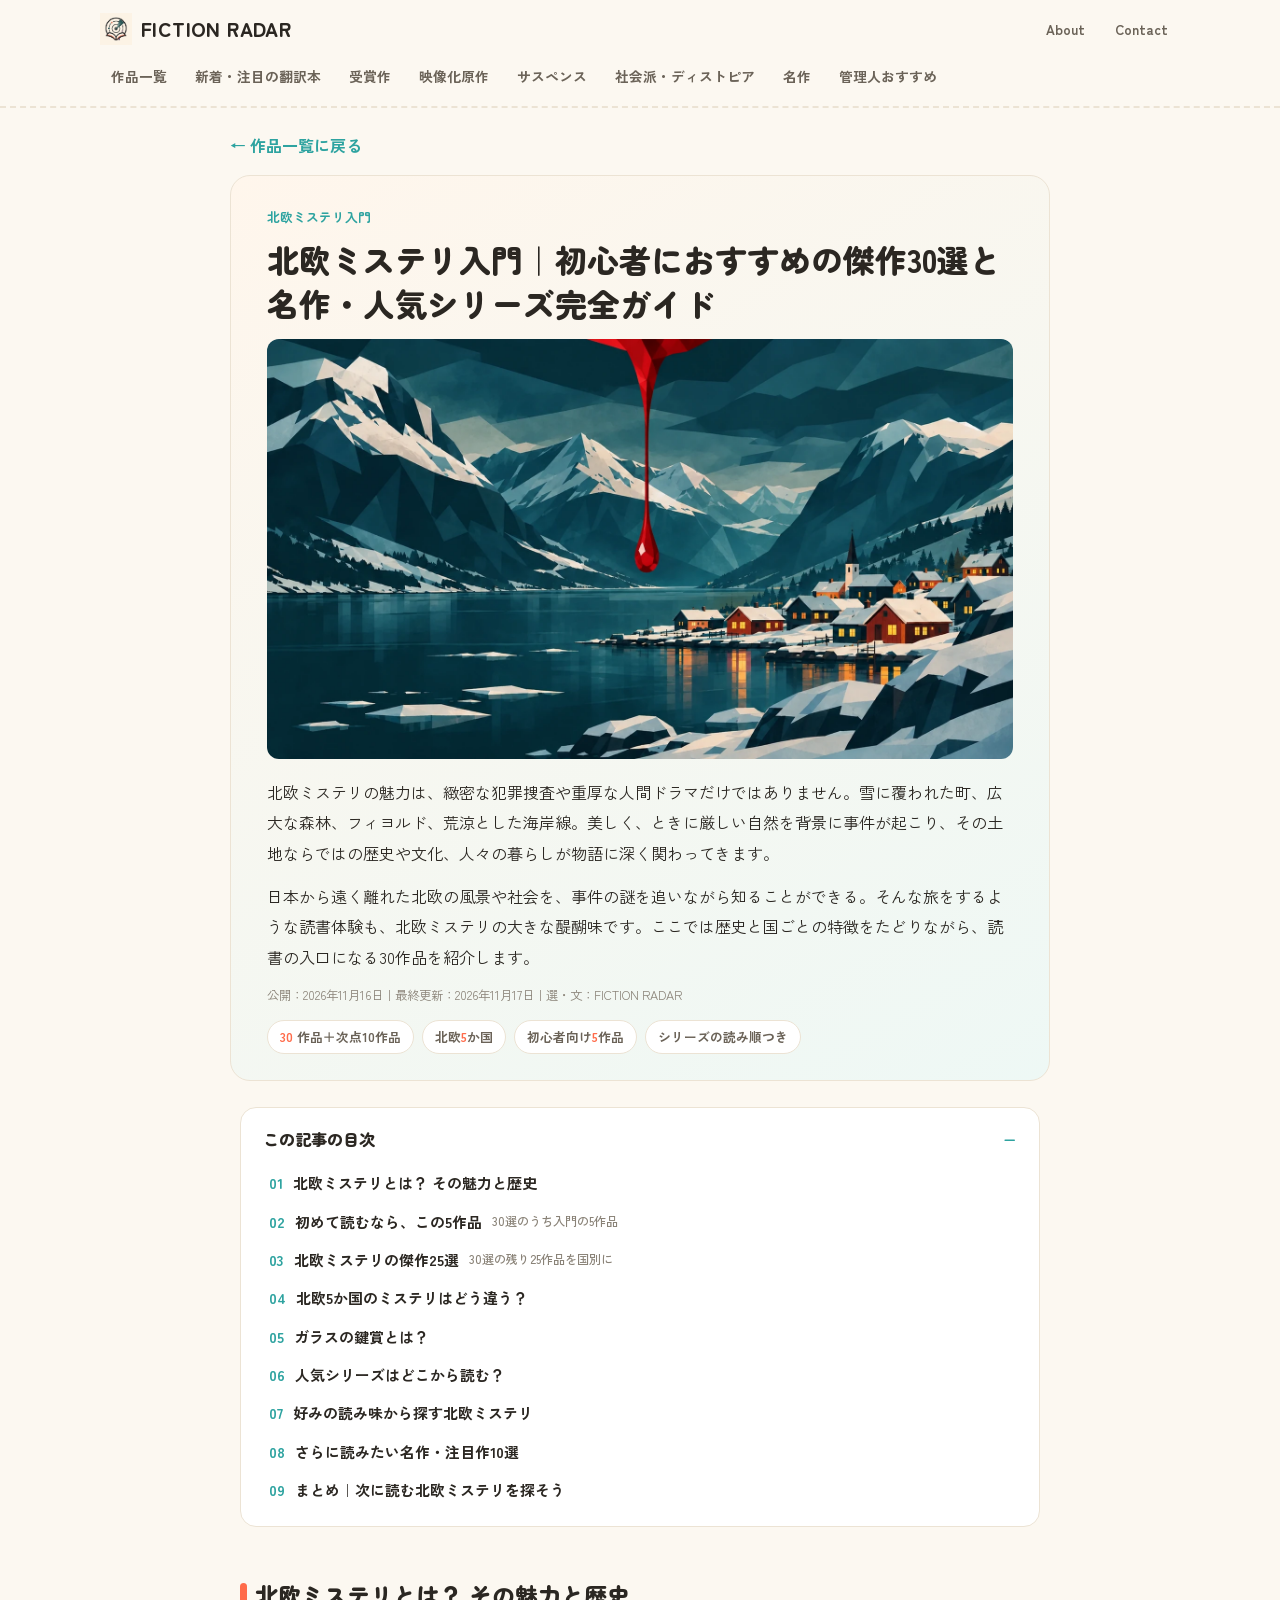
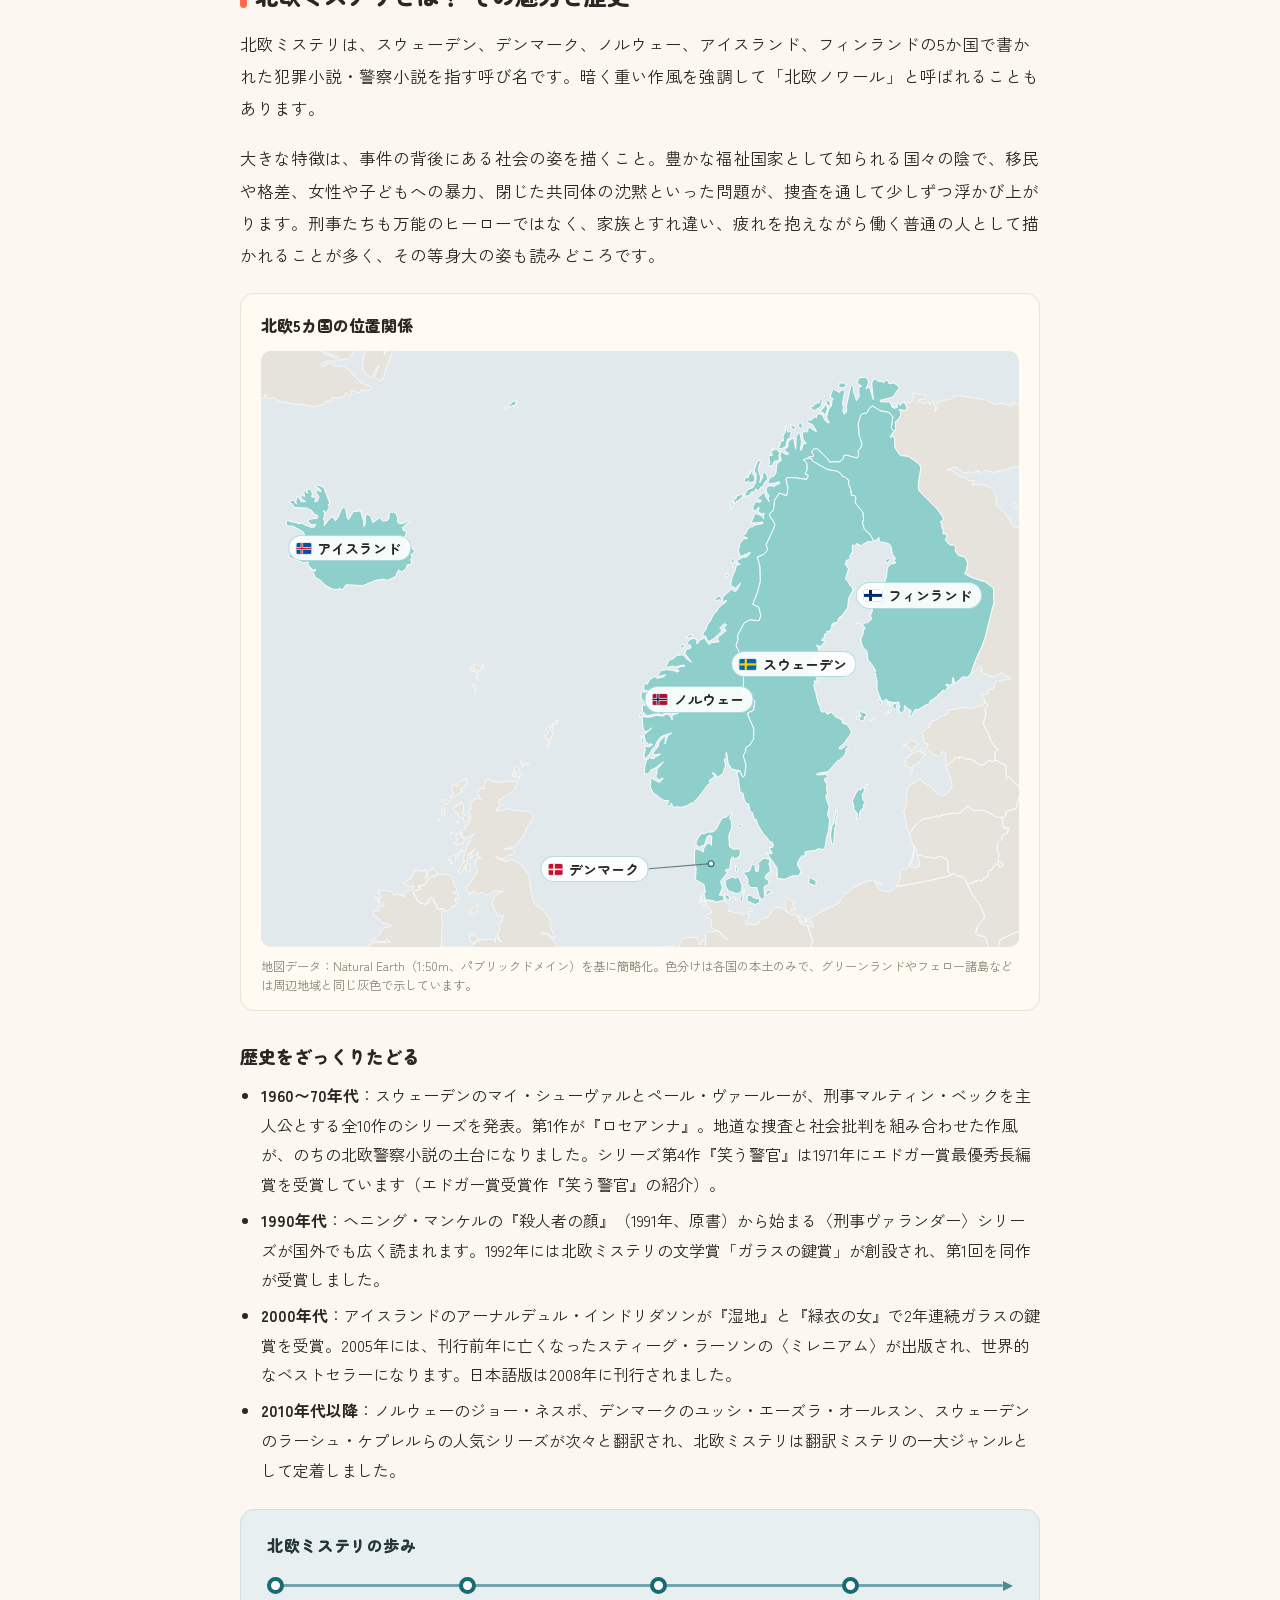
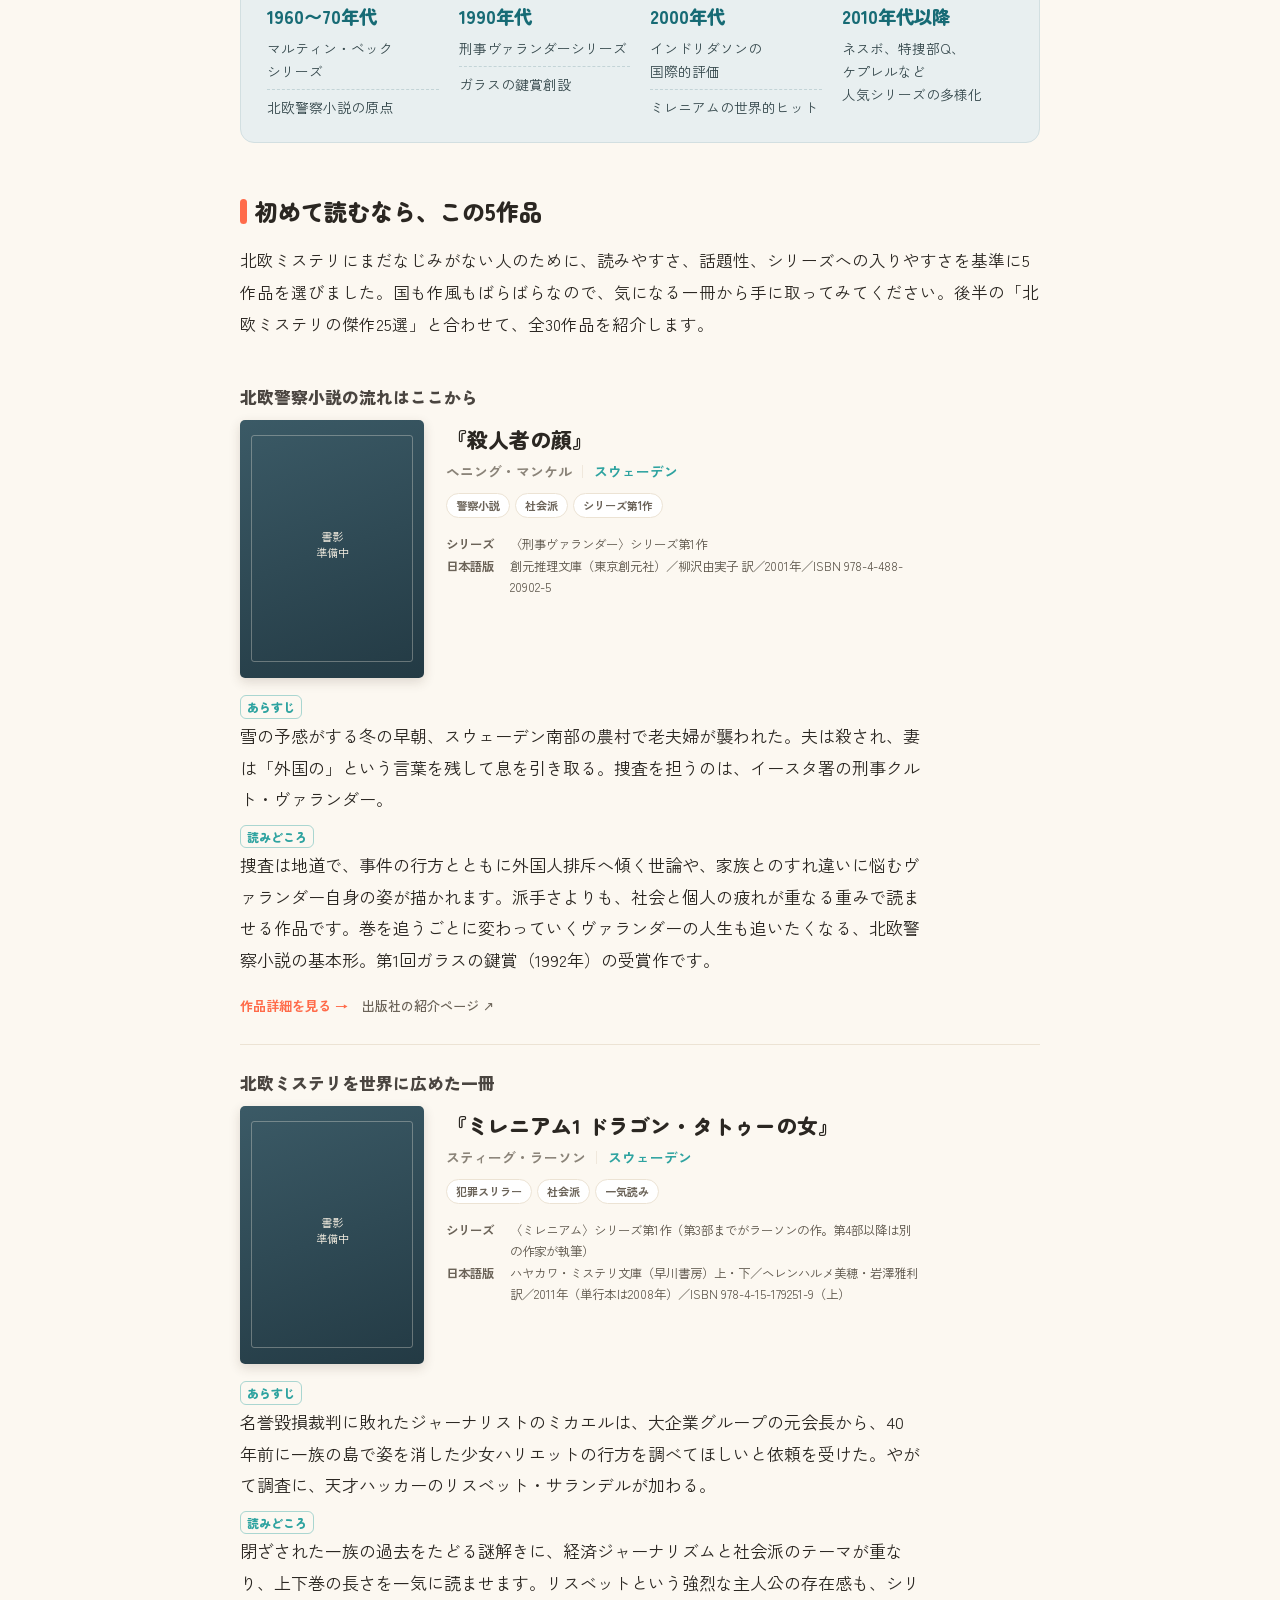
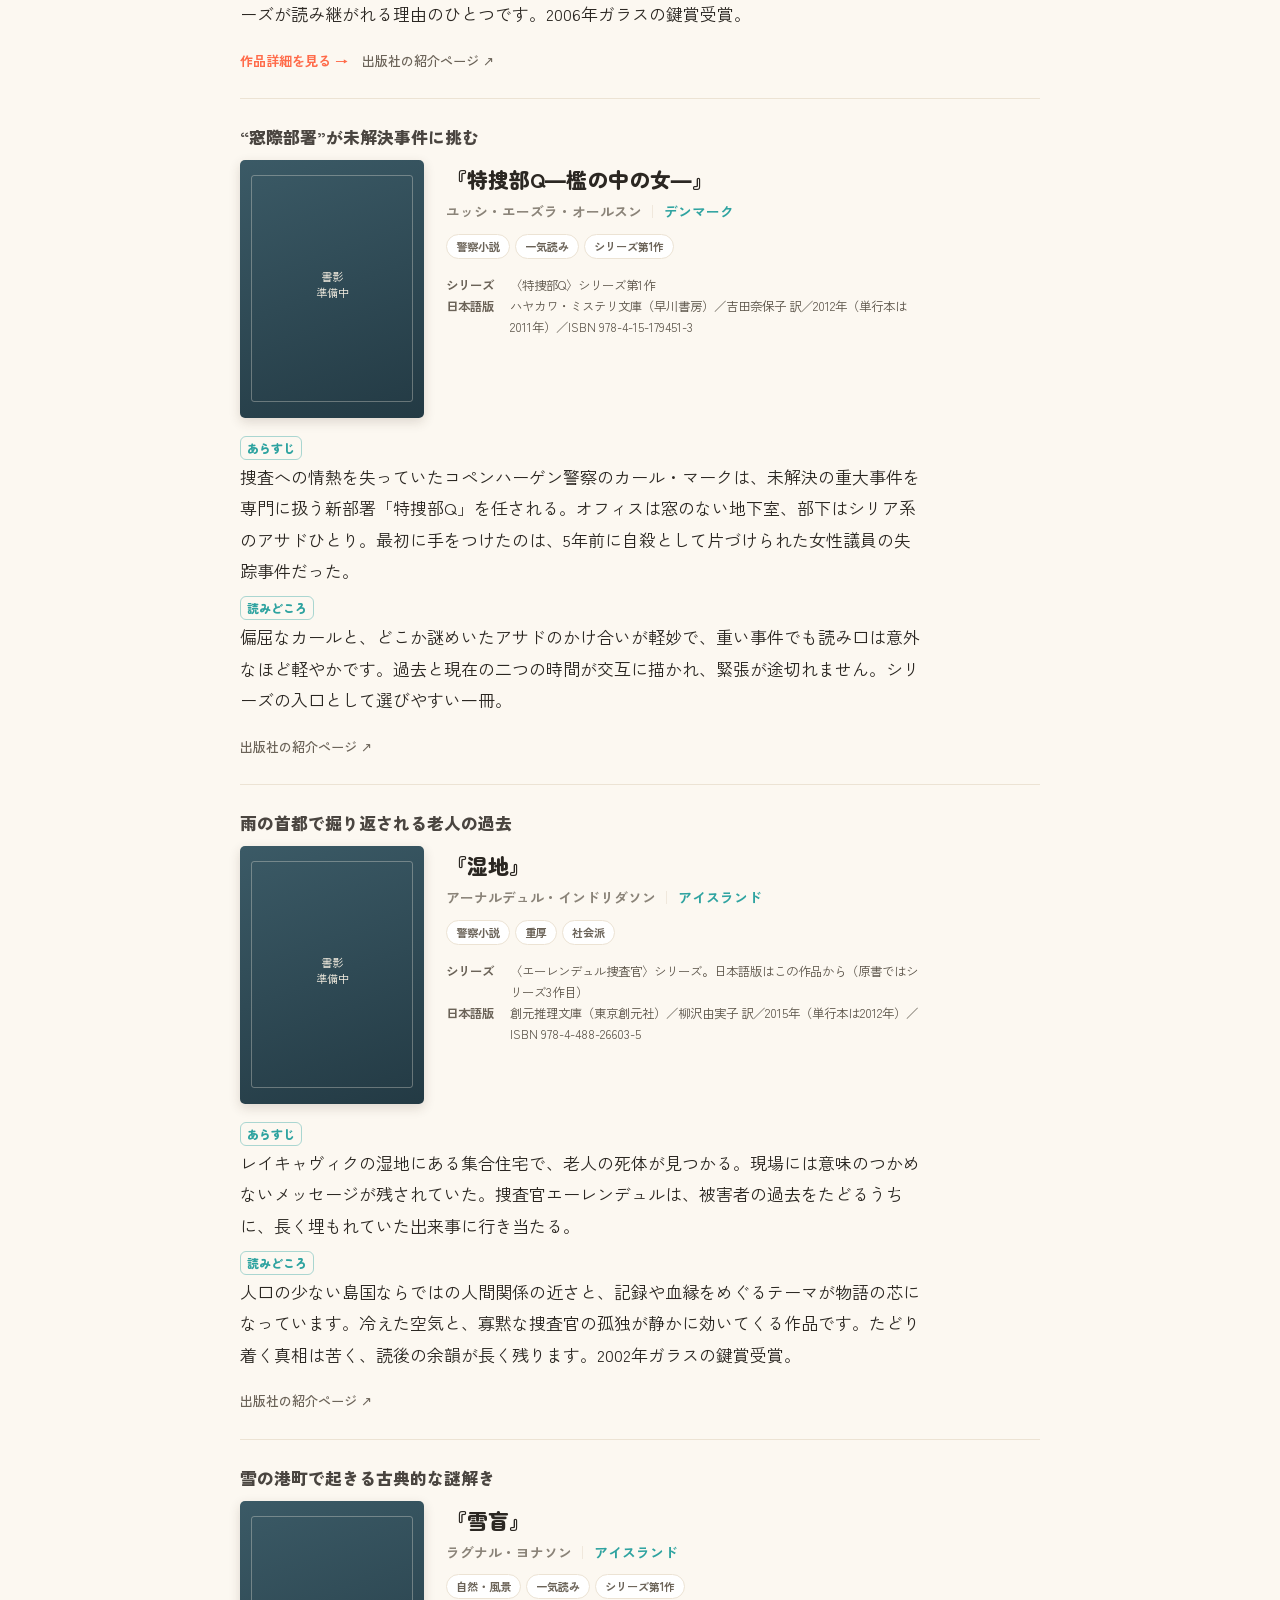
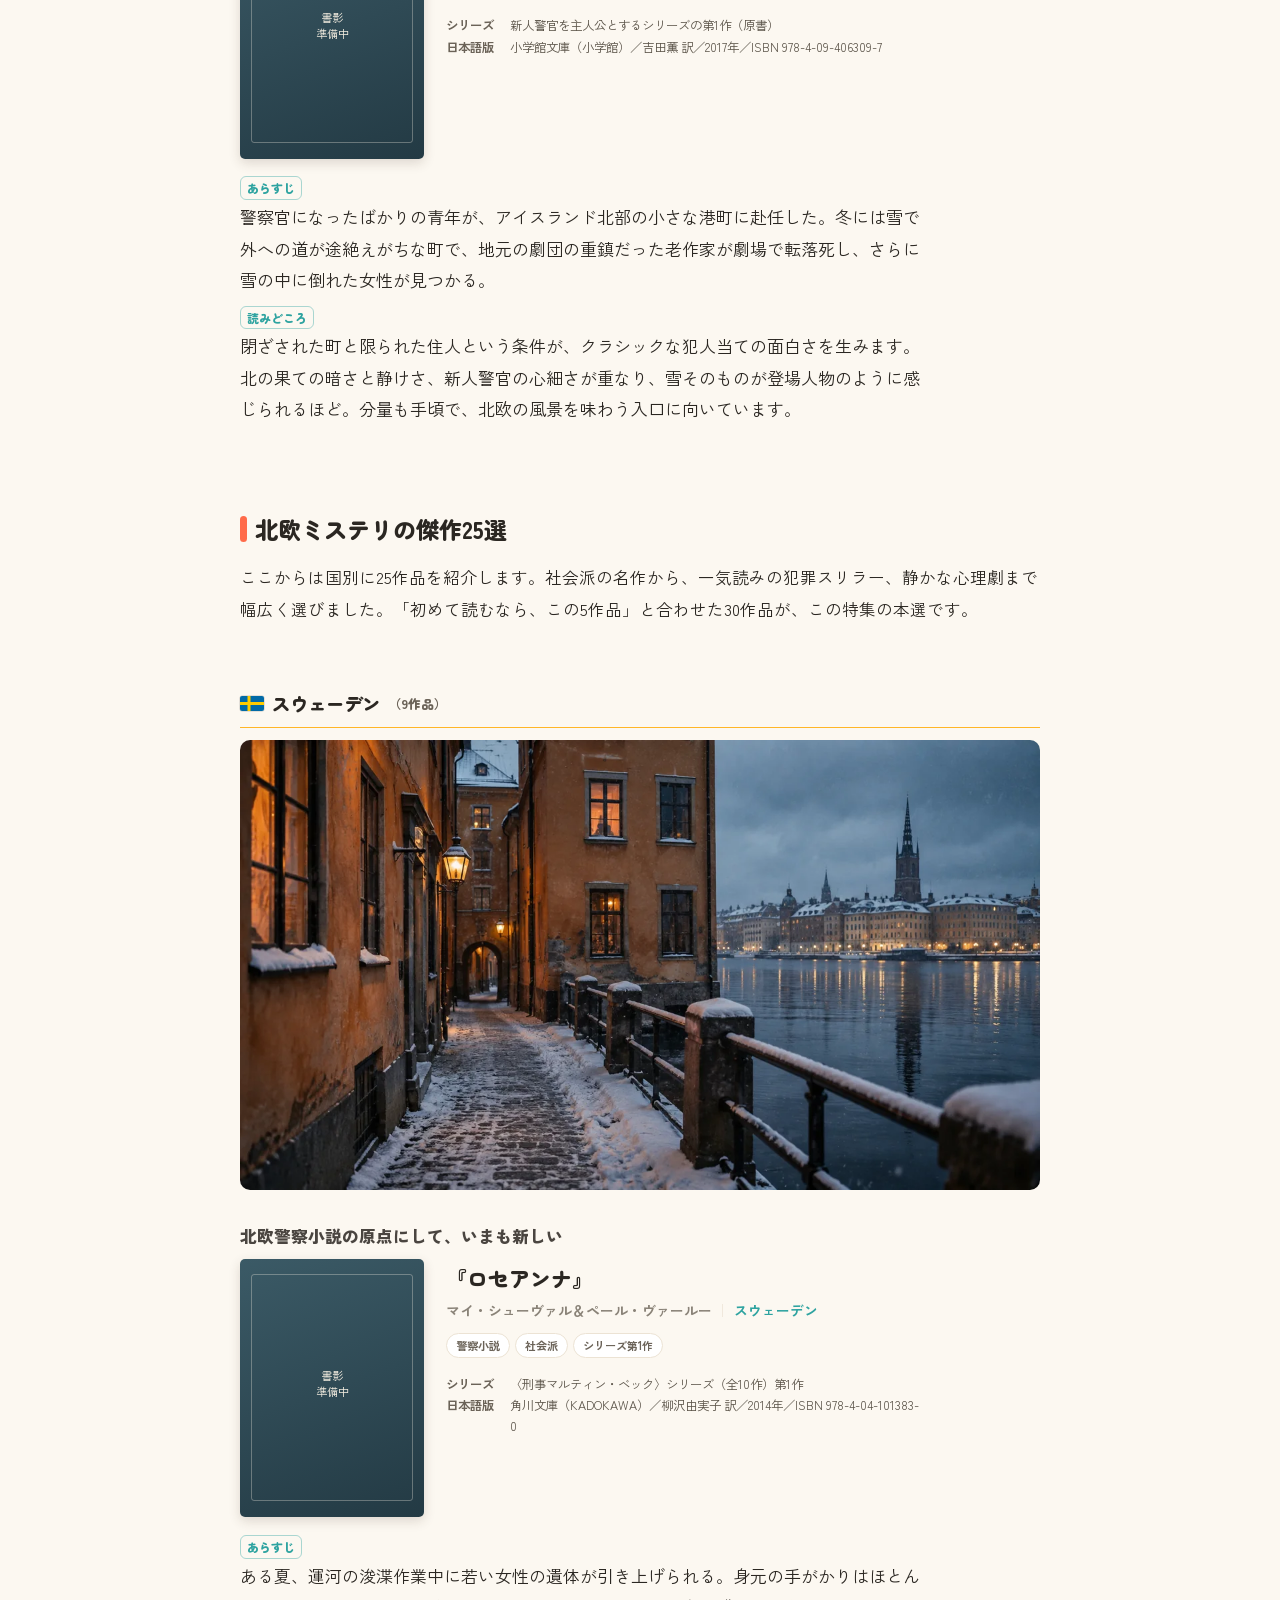
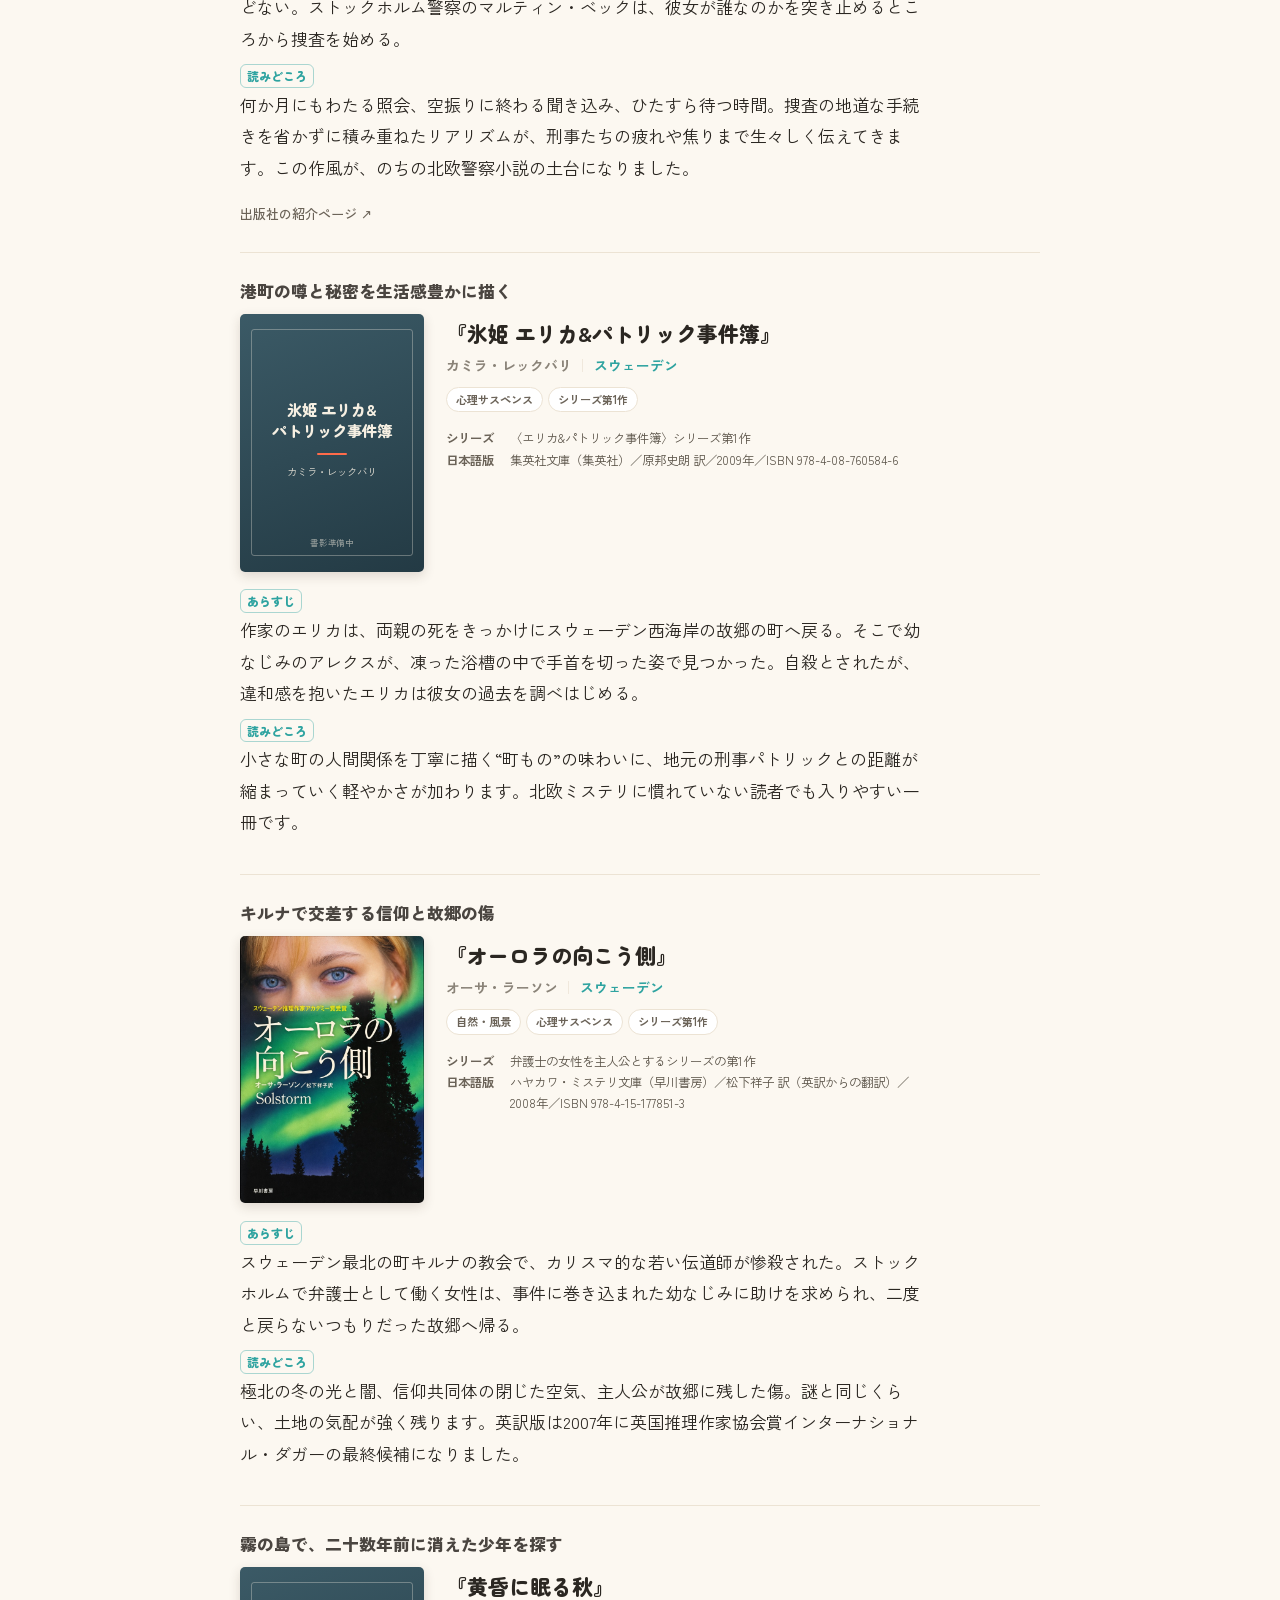
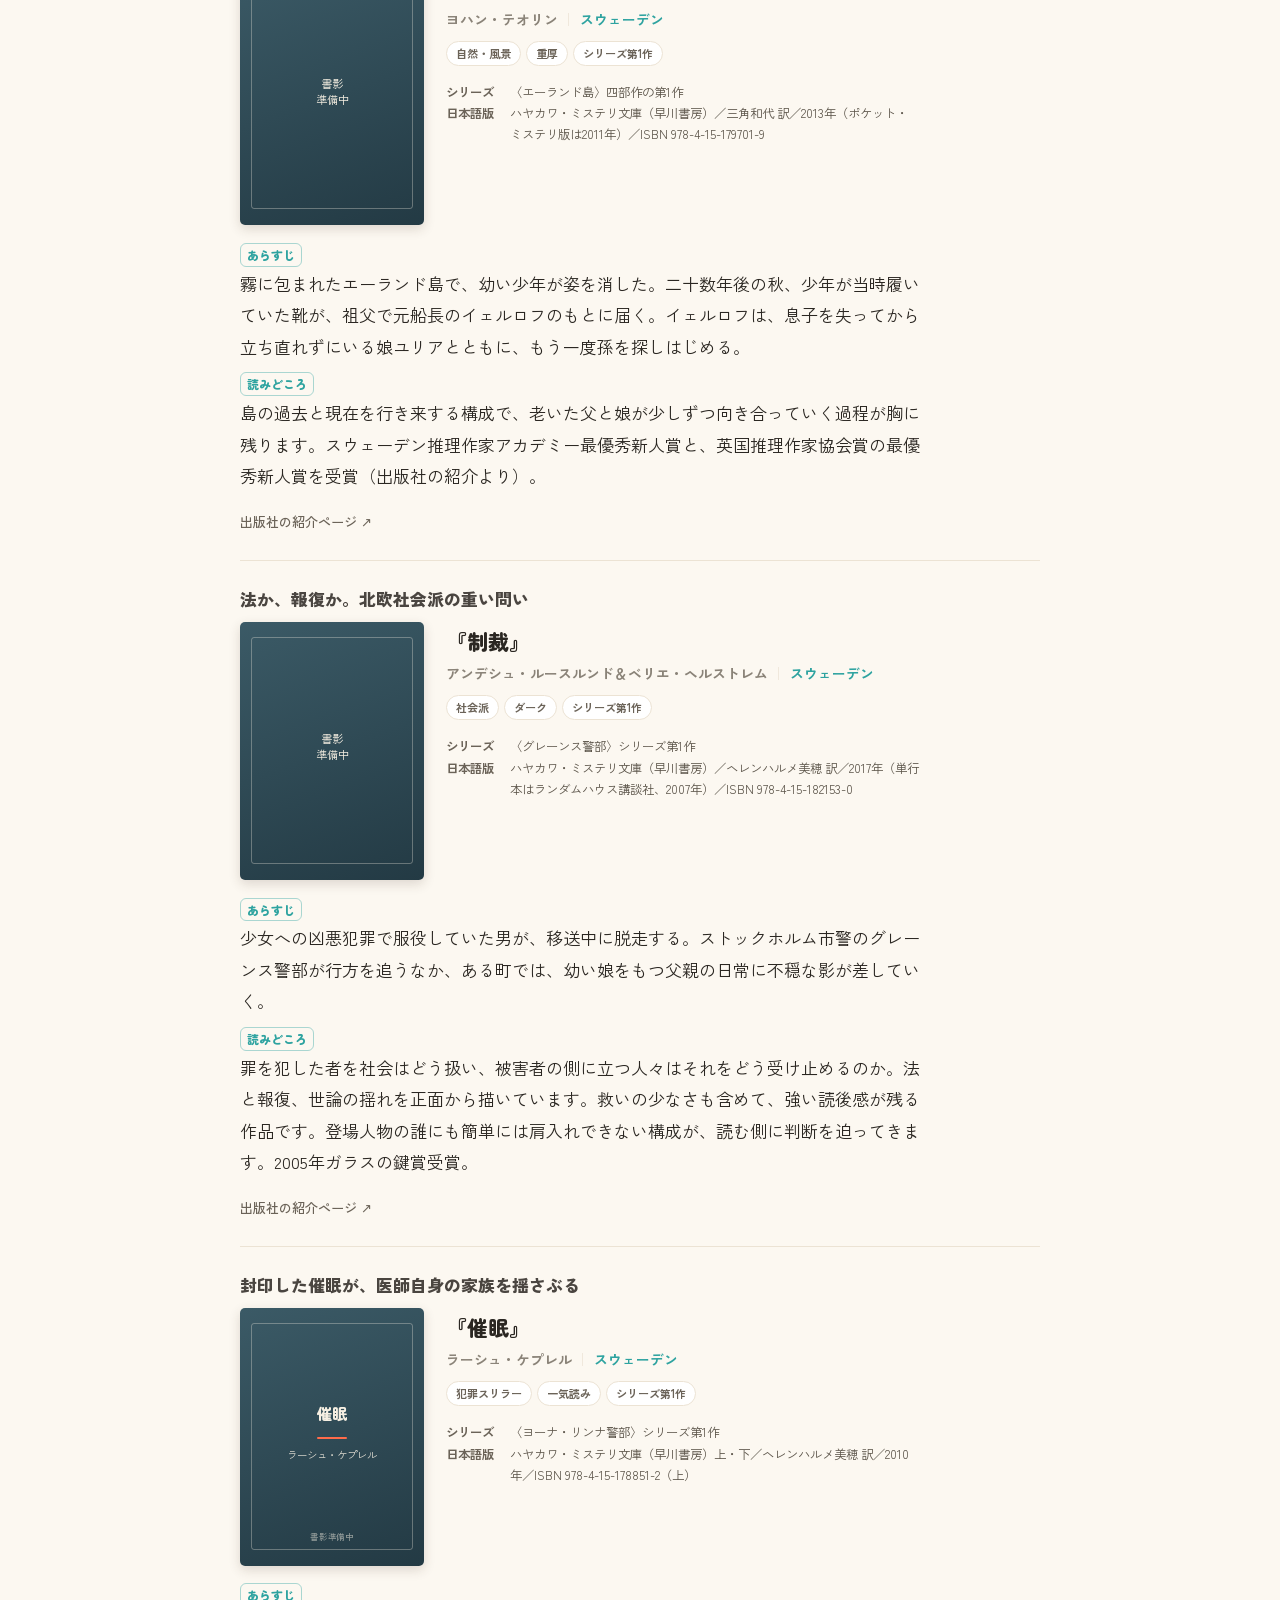
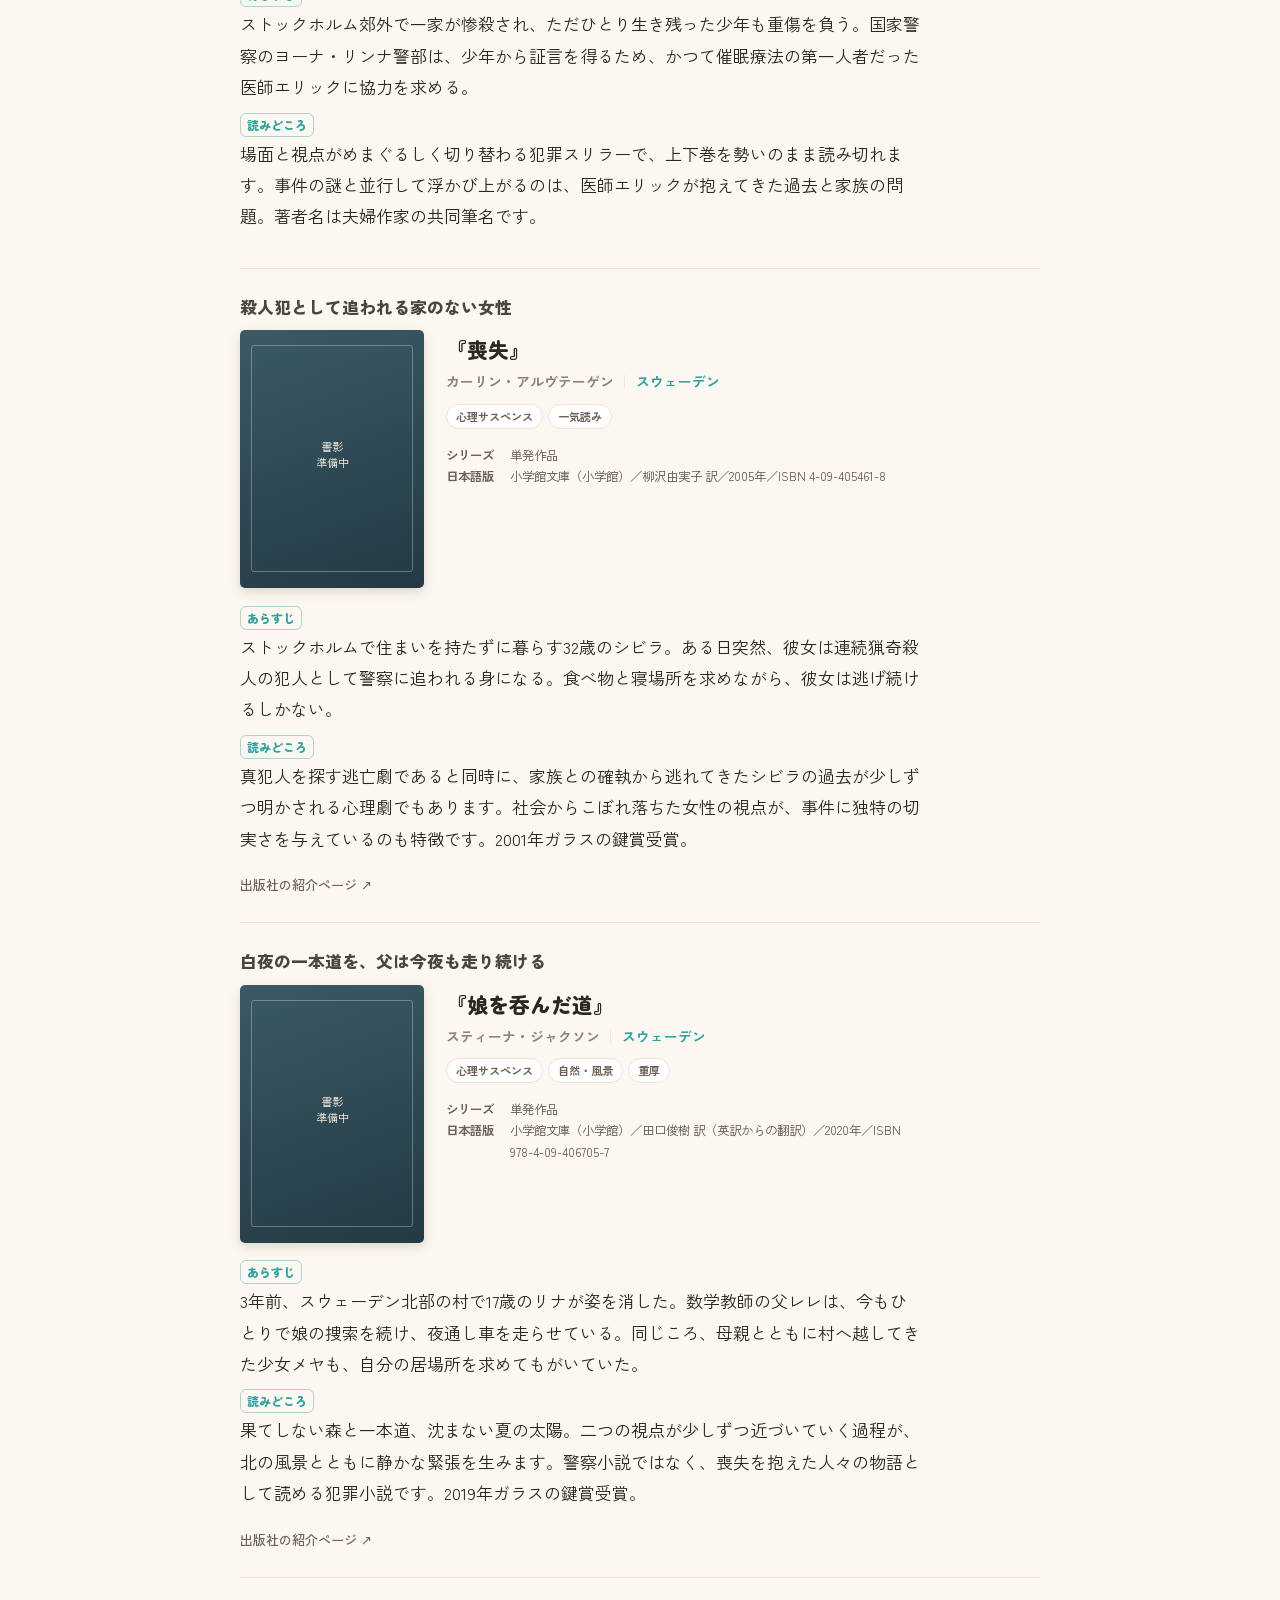
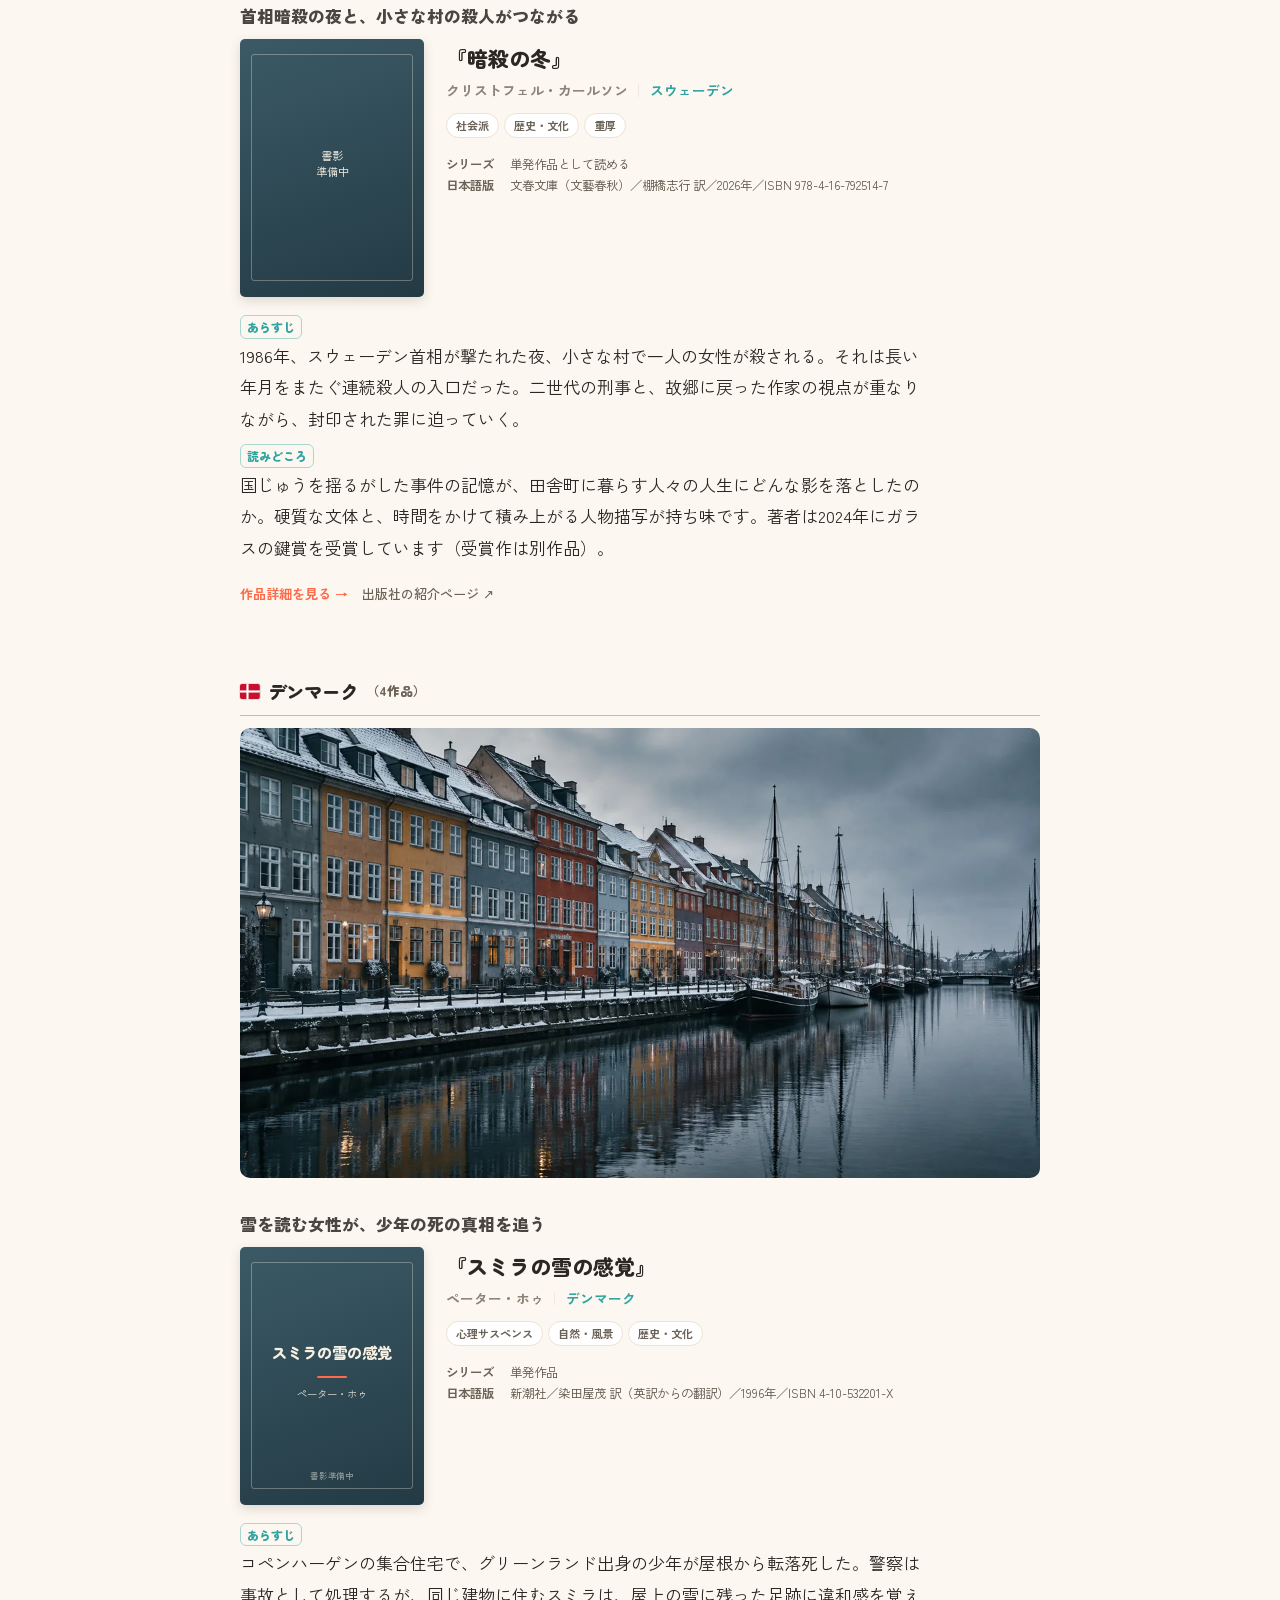
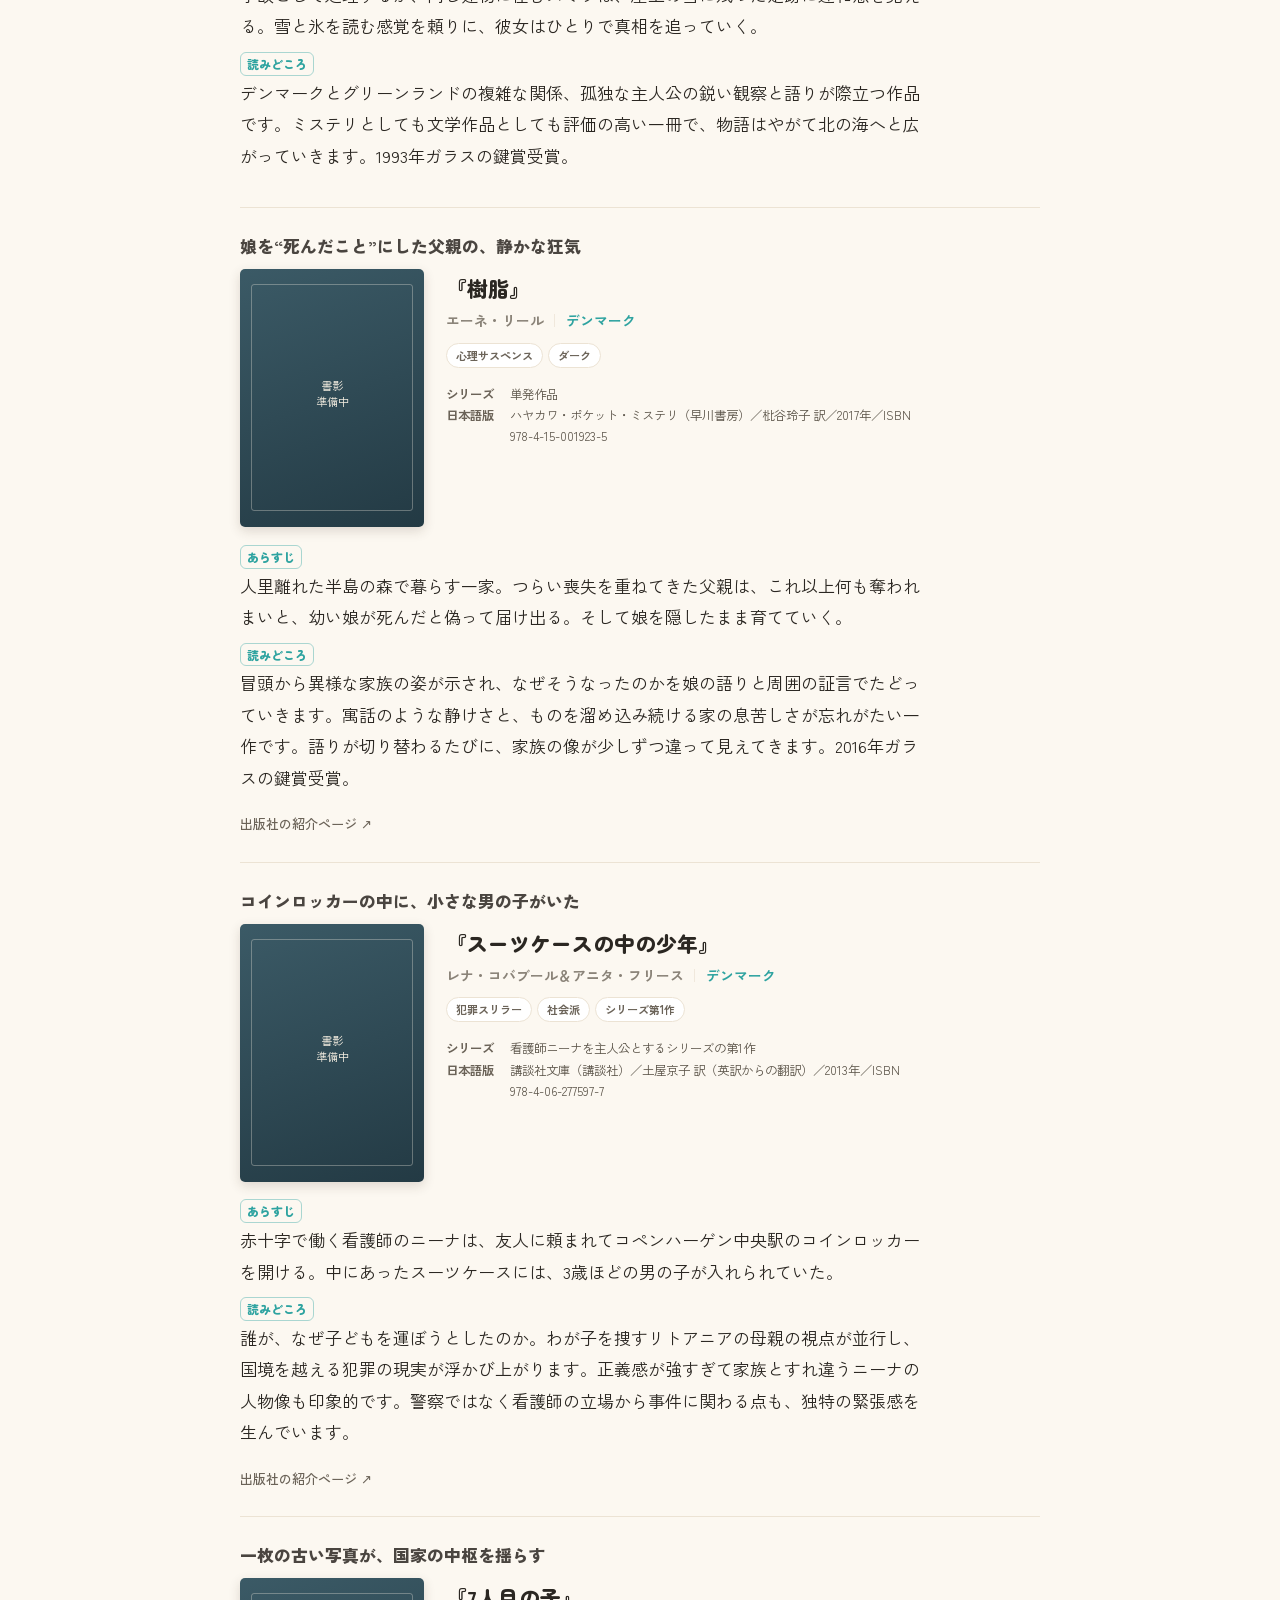
<file: nordic-mystery-best-30.html>
<!DOCTYPE html>
<html lang="ja">
<head>
  <meta charset="UTF-8" />
  <meta name="viewport" content="width=device-width, initial-scale=1.0" />
  <!-- Google tag (gtag.js) - GA4 -->
  <script async src="https://www.googletagmanager.com/gtag/js?id=G-45LHMV58RH"></script>
  <script>
    window.dataLayer = window.dataLayer || [];
    function gtag(){dataLayer.push(arguments);}
    gtag('js', new Date());
    gtag('config', 'G-45LHMV58RH');
  </script>
  <title>北欧ミステリおすすめ30選｜初心者向け名作・人気シリーズ完全ガイド｜FICTION RADAR</title>
  <meta name="description" content="北欧ミステリのおすすめ傑作30作品を紹介。スウェーデン、デンマーク、ノルウェー、アイスランド、フィンランドの名作から、初心者向け5選、人気シリーズの読み順、ガラスの鍵賞まで解説。" />
  <meta name="robots" content="index, follow" />
  <link rel="canonical" href="https://raftuff.github.io/fiction-radar/nordic-mystery-best-30.html" />
  <meta property="og:type" content="article" />
  <meta property="og:site_name" content="FICTION RADAR" />
  <meta property="og:locale" content="ja_JP" />
  <meta property="og:title" content="北欧ミステリおすすめ30選｜初心者向け名作・人気シリーズ完全ガイド" />
  <meta property="og:description" content="スウェーデンからアイスランドまで。北欧ミステリの歴史と国ごとの違い、初心者向け5作品、人気シリーズの読み順、ガラスの鍵賞までをまとめた入門ガイド。" />
  <meta property="og:url" content="https://raftuff.github.io/fiction-radar/nordic-mystery-best-30.html" />
  <meta property="og:image" content="https://raftuff.github.io/fiction-radar/assets/images/nordic-mystery-ogp.png" />
  <meta property="og:image:width" content="1200" />
  <meta property="og:image:height" content="630" />
  <meta name="twitter:card" content="summary_large_image" />
  <meta name="twitter:title" content="北欧ミステリおすすめ30選｜初心者向け名作・人気シリーズ完全ガイド" />
  <meta name="twitter:description" content="スウェーデンからアイスランドまで。北欧ミステリの歴史と国ごとの違い、初心者向け5作品、人気シリーズの読み順、ガラスの鍵賞までをまとめた入門ガイド。" />
  <meta name="twitter:image" content="https://raftuff.github.io/fiction-radar/assets/images/nordic-mystery-ogp.png" />
  <link rel="icon" type="image/png" href="assets/images/icon.png" />
  <link rel="apple-touch-icon" href="assets/images/icon.png" />
  <link rel="preconnect" href="https://fonts.googleapis.com" />
  <link rel="preconnect" href="https://fonts.gstatic.com" crossorigin />
  <link href="https://fonts.googleapis.com/css2?family=Zen+Maru+Gothic:wght@500;700;900&family=Zen+Kaku+Gothic+New:wght@400;500;700&display=swap" rel="stylesheet" />
  <link rel="stylesheet" href="style.css" />
  <script type="application/ld+json">
  {
    "@context": "https://schema.org",
    "@type": "Article",
    "headline": "北欧ミステリ入門｜初心者におすすめの傑作30選と名作・人気シリーズ完全ガイド",
    "description": "北欧ミステリのおすすめ傑作30作品を紹介。スウェーデン、デンマーク、ノルウェー、アイスランド、フィンランドの名作から、初心者向け5選、人気シリーズの読み順、ガラスの鍵賞まで解説。",
    "inLanguage": "ja",
    "image": "https://raftuff.github.io/fiction-radar/assets/images/nordic-mystery-ogp.png",
    "mainEntityOfPage": "https://raftuff.github.io/fiction-radar/nordic-mystery-best-30.html",
    "datePublished": "2026-11-16",
    "dateModified": "2026-11-17",
    "author": {
      "@type": "Organization",
      "name": "FICTION RADAR"
    },
    "publisher": {
      "@type": "Organization",
      "name": "FICTION RADAR"
    }
  }
  </script>
  <!-- 記事専用スタイル（このページだけ）。生成元：fiction-radar/plans/nordic-generator/ -->
  <style>
    :root { --nocover-bg: linear-gradient(160deg, #3b5a66 0%, #233a44 100%); }
    .art-wrap { max-width: 860px; margin: 0 auto; padding: 24px 20px 56px; }
    .art-content { max-width: 800px; margin: 0 auto; }
    .art-content > p, .art-content > section > p { font-size: 16.5px; line-height: 1.95; margin: 0 0 1.1em; }
    .art-back { margin: 0 0 16px; }

    .art-hero { background: linear-gradient(150deg, #fff6ec 0%, #eef8f5 100%); border: 1px solid var(--line); border-radius: 20px; padding: 30px clamp(20px, 4vw, 36px) 26px; margin-bottom: 26px; }
    .art-hero__eyebrow { font-family: var(--font-round); font-weight: 700; font-size: .8rem; color: var(--accent-2); margin: 0 0 10px; }
    .art-hero__title { font-family: var(--font-round); font-weight: 900; font-size: clamp(1.4rem, 4.2vw, 2rem); line-height: 1.36; margin: 0 0 14px; }
    .art-hero__title .nb { display: inline-block; }
    .art-hero__lead p { font-size: 1rem; line-height: 1.9; color: var(--ink); margin: 0 0 .8em; }
    .art-hero__meta { font-size: .78rem; color: #8a8378; margin: 6px 0 14px; }
    .nm-facts { display: flex; flex-wrap: wrap; gap: 8px; margin: 0; padding: 0; list-style: none; }
    .nm-facts li { font-size: .8rem; font-weight: 700; padding: 5px 12px; border-radius: 999px; background: #fff; border: 1.5px solid var(--line); color: var(--ink-soft); }
    .nm-facts b { color: var(--accent); font-family: var(--font-round); }
    /* 記事ヒーロー画像（H1とリードの間）。ヒーロー枠の内幅いっぱい・元画像の16:9のまま表示 */
    .nm-hero { margin: 0 0 18px; }
    .nm-hero__image { display: block; width: 100%; height: auto; aspect-ratio: 16 / 9; border-radius: 12px; background: #2c4650; }

    /* 右側の追従目次（neuromancer-guide.html と同じ方式）。本文カラム（800px）の右外に固定し、本文には重ねない。
       幅1240px未満では非表示（記事冒頭の折りたたみ目次を使う） */
    .side-toc { display: none; }
    @media (min-width: 1240px) {
      .side-toc {
        display: block; position: fixed; z-index: 30;
        top: 132px; left: calc(50% + 400px + 28px); width: min(220px, calc(50% - 400px - 28px - 20px));
        max-height: calc(100vh - 132px - 24px); overflow-y: auto; overscroll-behavior: contain;
        padding: 2px 4px 2px 0;
        transition: opacity .2s, visibility .2s;
      }
      .side-toc.is-hidden { opacity: 0; visibility: hidden; pointer-events: none; }
    }
    .side-toc__title { font-family: var(--font-round); font-weight: 900; font-size: .85rem; color: var(--ink); margin: 0 0 8px; }
    .side-toc ol { list-style: none; margin: 0; padding: 0; border-left: 1px solid var(--line); }
    .side-toc a { display: block; padding: 6px 0 6px 12px; margin-left: -1px; border-left: 2px solid transparent; font-size: .82rem; line-height: 1.5; color: #8a8378; }
    .side-toc a:hover { color: var(--ink); }
    .side-toc a:focus-visible { outline: 2px solid var(--accent-2); outline-offset: 1px; border-radius: 4px; }
    .side-toc a[aria-current="location"] { color: var(--accent); border-left-color: var(--accent); font-weight: 700; }
    .side-toc__head { display: flex; align-items: center; justify-content: space-between; gap: 8px; }
    .side-toc__close { display: none; }
    .toc-dock { display: none; }
    /* 1240px未満：下部の「目次」ボタン（現在の章名つき）と、同じ目次のボトムシート。iPhoneのセーフエリアに対応 */
    @media (max-width: 1239px) {
      .toc-dock { display: flex; justify-content: center; position: fixed; z-index: 45; left: 50%; transform: translateX(-50%);
        width: min(440px, calc(100% - 24px)); bottom: calc(12px + env(safe-area-inset-bottom, 0px)); pointer-events: none; transition: opacity .2s, visibility 0s; }
      /* 表示時は visibility を即時に戻す（直後にボタンへフォーカスを戻せるように）。非表示時だけフェード後に隠す */
      .toc-dock.is-hidden { opacity: 0; visibility: hidden; transition: opacity .2s, visibility 0s .2s; }
      .toc-dock__btn { pointer-events: auto; display: inline-flex; align-items: center; gap: 8px; max-width: 100%; min-height: 44px; padding: 0 16px;
        border-radius: 999px; border: 1px solid var(--line); background: rgba(255,255,255,.97); box-shadow: 0 6px 18px rgba(60,45,30,.16);
        font-family: var(--font-round); font-weight: 700; font-size: .86rem; color: var(--ink); cursor: pointer; }
      .toc-dock__label { color: var(--accent-2); flex-shrink: 0; }
      .toc-dock__cur { min-width: 0; overflow: hidden; text-overflow: ellipsis; white-space: nowrap; color: var(--ink-soft); font-weight: 500; }
      .toc-dock__cur:empty { display: none; }
      .toc-dock__cur::before { content: "｜"; color: var(--line); margin-right: 2px; }
      .toc-dock__icon { flex-shrink: 0; width: 8px; height: 8px; border-right: 2px solid var(--accent-2); border-bottom: 2px solid var(--accent-2); transform: translateY(2px) rotate(-135deg); transition: transform .2s; }
      .toc-dock.is-open .toc-dock__icon { transform: translateY(-2px) rotate(45deg); }
      .toc-dock__btn:focus-visible { outline: 3px solid var(--accent-2); outline-offset: 2px; }
      .side-toc.is-open { display: block; position: fixed; z-index: 46; left: 50%; transform: translateX(-50%); width: min(440px, calc(100% - 24px));
        bottom: calc(66px + env(safe-area-inset-bottom, 0px)); max-height: min(62vh, 460px); overflow-y: auto; overscroll-behavior: contain;
        padding: 12px 16px 10px; background: #fff; border: 1px solid var(--line); border-radius: 16px; box-shadow: 0 14px 36px rgba(60,45,30,.2); }
      .side-toc.is-open .side-toc__close { display: inline-flex; align-items: center; min-height: 36px; padding: 0 12px; border-radius: 999px;
        border: 1px solid var(--line); background: #fff; font-family: var(--font-round); font-weight: 700; font-size: .8rem; color: var(--ink-soft); cursor: pointer; }
      .side-toc.is-open .side-toc__close:focus-visible { outline: 2px solid var(--accent-2); outline-offset: 1px; }
      .side-toc.is-open a { font-size: .92rem; padding: 9px 0 9px 12px; color: var(--ink-soft); }
      .side-toc.is-open a[aria-current="location"] { color: var(--accent); }
    }

    .toc-card { background: var(--bg-soft); border: 1.5px solid var(--line); border-radius: 16px; padding: 18px 22px; margin: 0 0 36px; scroll-margin-top: 124px; }
    .toc-card summary { font-family: var(--font-round); font-weight: 900; font-size: 1.02rem; cursor: pointer; list-style: none; }
    .toc-card summary::-webkit-details-marker { display: none; }
    .toc-card summary::after { content: "＋"; float: right; color: var(--accent-2); }
    .toc-card[open] summary::after { content: "−"; }
    .toc-list { list-style: none; margin: 12px 0 0; padding: 0; display: grid; gap: 2px; counter-reset: toc; }
    .toc-list a { display: flex; gap: 10px; padding: 7px 6px; border-radius: 8px; color: var(--ink); font-weight: 700; font-size: .93rem; line-height: 1.5; }
    .toc-list a::before { counter-increment: toc; content: counter(toc, decimal-leading-zero); font-family: var(--font-round); color: var(--accent-2); flex-shrink: 0; }
    .toc-list a:hover { background: #f3ead9; color: var(--accent); }
    .toc-list__sub { display: block; font-size: .76rem; font-weight: 500; color: #8a8378; margin-top: 1px; }
    .toc-list a { flex-wrap: wrap; }
    .toc-list a::before { align-self: flex-start; }
    .toc-list a:focus-visible, .nm-mood a:focus-visible, .nm-card a:focus-visible { outline: 2px solid var(--accent-2); outline-offset: 2px; }

    .art-content h2 { font-family: var(--font-round); font-weight: 900; font-size: 1.45rem; line-height: 1.4; margin: 52px 0 16px; padding-left: 15px; position: relative; scroll-margin-top: 124px; }
    .art-content h2::before { content: ""; position: absolute; left: 0; top: .15em; bottom: .15em; width: 7px; border-radius: 4px; background: var(--accent); }
    .art-content h3 { scroll-margin-top: 124px; }
    .nm-h3 { font-family: var(--font-round); font-weight: 900; font-size: 1.12rem; margin: 30px 0 10px; }
    .art-content ul.nm-list { margin: 0 0 1.2em; padding-left: 1.3em; }
    .art-content ul.nm-list li { font-size: 16px; line-height: 1.85; margin: 0 0 .4em; }

    /* 作品カード（エドガー賞記事と同じ上下2段）：上段＝書影＋国｜著者・作品名・キャッチ・タグ、下段＝あらすじ以降を全幅で */
    .nm-list-cards { display: grid; gap: 0; }
    .nm-card { padding: 26px 0; border-top: 1px solid var(--line); scroll-margin-top: 124px; }
    .nm-card:first-child { border-top: 0; }
    .nm-card__top { display: flex; gap: 22px; align-items: flex-start; margin: 0 0 16px; }
    .nm-card__cover { display: block; flex: 0 0 164px; }
    .nm-card__cover img { width: 100%; height: auto; display: block; border-radius: 5px; box-shadow: 0 4px 12px rgba(60,45,30,.16); background: #f0ece3; }
    /* 書影がない作品：書名と著者名を入れた表紙風の枠（gen.py の text_cover）。文字は枠の幅に合わせて伸縮（cqw） */
    .no-cover { container-type: inline-size; position: relative; display: flex; flex-direction: column; align-items: center; justify-content: center;
      width: 100%; aspect-ratio: 5 / 7; box-sizing: border-box; padding: 14% 12% 18%; border-radius: 5px; overflow: hidden;
      background: var(--nocover-bg); color: #f6efe2; text-align: center; box-shadow: 0 4px 12px rgba(60,45,30,.16); font-size: .7rem; line-height: 1.4; }
    .no-cover::before { content: ""; position: absolute; inset: 6%; border: 1px solid rgba(246,239,226,.32); border-radius: 3px; pointer-events: none; }
    .no-cover__title { font-family: var(--font-round); font-weight: 900; font-size: 12px; font-size: 11cqw; line-height: 1.35; word-break: auto-phrase; overflow-wrap: anywhere;
      display: -webkit-box; -webkit-line-clamp: 5; -webkit-box-orient: vertical; overflow: hidden; }
    .no-cover__rule { display: block; width: 22%; height: 2px; border-radius: 1px; background: var(--accent); margin: 10px 0 8px; margin: 9cqw 0 7cqw; }
    .no-cover__author { font-size: 9px; font-size: 7.5cqw; line-height: 1.4; opacity: .88; overflow-wrap: anywhere; }
    .no-cover__note { position: absolute; left: 0; right: 0; bottom: 9%; font-size: 7px; font-size: 6cqw; letter-spacing: .08em; opacity: .55; }
    .nm-card__head { min-width: 0; flex: 1; padding-top: 4px; }
    .nm-card__meta { font-size: .86rem; font-weight: 700; color: var(--accent-2); margin: 0 0 6px; overflow-wrap: anywhere; }
    .nm-card__sep { color: var(--line); margin: 0 4px; }
    .nm-card__country { white-space: nowrap; }
    .nm-card__author { word-break: keep-all; overflow-wrap: anywhere; } /* 名前の途中では折り返さず、「・」「＆」の後（<wbr>）で折り返す */
    .nm-card__title { font-family: var(--font-round); font-weight: 900; font-size: 1.3rem; line-height: 1.45; margin: 0 0 6px; overflow-wrap: anywhere; }
    .nm-card__title .sp-br { display: none; } /* SPだけ有効にする改行（gen.py の SP_TITLE_BREAK） */
    .nm-card__catch { font-size: .95rem; font-weight: 700; color: var(--ink); line-height: 1.6; margin: 0 0 10px; }
    .nm-card .nm-tags { margin: 0; }
    /* ラベルは本文の上に独立させ、本文と左端をそろえる（30冊を流し読みしたときに拾いやすく） */
    .nm-card .nm-card__label { display: table; margin: 0 0 1px; } /* 本文の行間（上側の余白 約7px）と合わせて、見た目の間隔を6〜8pxに */
    /* 本文段落：PCは全角約40字で折り返し、左揃え。スマホは表示幅で自然に折り返す */
    .nm-card .nm-card__text, .nm-card .nm-card__why { max-inline-size: 40ic; text-align: start; }
    /* 下段全体（書誌の枠・リンクを含む）も本文と同じ幅に。ic は下段の文字サイズ（本文と同じ17px）が基準 */
    .nm-card .nm-card__bottom { font-size: 17px; max-inline-size: 40ic; }
    /* キャッチを最上段（書影の左端にそろえる）→ 中段（書影＋作品名・著者｜国・タグ）→ 下段 */
    .nm-card--v2 .nm-card__catch { font-size: 1.05rem; font-weight: 800; color: #4a4540; line-height: 1.5; margin: 0 0 10px; }
    .nm-card--v2 .nm-card__title { margin: 0 0 6px; }
    .nm-card--v2 .nm-card__meta { margin: 0 0 10px; }
    .nm-card--v2 .nm-card__author { color: #8a8378; }
    .nm-card--v2 .nm-card__country { color: var(--accent-2); }
    .nm-tags { display: flex; flex-wrap: wrap; gap: 5px; margin: 0 0 10px; }
    .nm-tag { font-size: .7rem; font-weight: 700; padding: 2px 9px; border-radius: 999px; background: #fff; border: 1.5px solid var(--line); color: var(--ink-soft); }
    .nm-card__text, .nm-card__why { font-size: 17px; line-height: 1.85; margin: 0 0 10px; }
    .nm-card__label { display: inline-block; font-family: var(--font-round); font-weight: 800; font-size: .74rem; color: var(--accent-2); border: 1.5px solid rgba(46, 163, 160, .4); border-radius: 6px; padding: 0 6px; margin-right: 6px; vertical-align: 1px; }
    .nm-card__info { margin: 10px 0 0; padding: 8px 12px; background: #fbf7ef; border-radius: 8px; font-size: .78rem; line-height: 1.7; color: #5a5348; }
    .nm-card__info div { display: flex; gap: 8px; }
    .nm-card__info dt { flex-shrink: 0; font-weight: 700; color: var(--ink-soft); min-width: 4.5em; }
    .nm-card__info dd { margin: 0; min-width: 0; overflow-wrap: anywhere; }
    .nm-card__links { display: flex; flex-wrap: wrap; gap: 4px 14px; margin: 10px 0 0; font-size: .82rem; }
    .nm-card__links a { font-weight: 700; color: var(--accent); }
    .nm-card__links a.is-ext { color: var(--ink-soft); font-weight: 500; }
    .nm-country { display: flex; align-items: center; flex-wrap: wrap; gap: 4px 8px; font-family: var(--font-round); font-weight: 900; font-size: 1.15rem; margin: 44px 0 12px; padding: 0 0 8px; border-bottom: 1px solid var(--accent-3); scroll-margin-top: 124px; }
    .nm-country .nm-flag { height: 15px; }
    .nm-country-img { margin: 0 0 8px; }
    .nm-country-img img { display: block; width: 100%; height: auto; aspect-ratio: 16 / 9; object-fit: cover; border-radius: 10px; background: #2c4650; }
    .nm-country-img + .nm-card { border-top: 0; }
    .nm-country span { font-size: .8rem; color: var(--ink-soft); }

    /* 国別の違い・読み味・シリーズ */
    .nm-grid { display: grid; grid-template-columns: repeat(2, minmax(0, 1fr)); gap: 12px; margin: 0 0 1.2em; }
    .nm-box { background: var(--bg-soft); border: 1px solid var(--line); border-radius: 12px; padding: 14px 16px; }
    .nm-box h3 { font-family: var(--font-round); font-weight: 900; font-size: 1rem; margin: 0 0 6px; }
    .nm-box p { font-size: .9rem; line-height: 1.8; margin: 0; }
    .nm-mood { display: grid; gap: 12px; margin: 0 0 1.2em; }
    .nm-mood h3 { font-family: var(--font-round); font-weight: 900; font-size: 1rem; margin: 0 0 4px; }
    .nm-mood p { font-size: .9rem; line-height: 1.9; margin: 0; }
    .nm-mood a { color: var(--accent); font-weight: 700; }
    .nm-mood h3 { display: flex; align-items: flex-start; gap: 8px; line-height: 1.5; }
    .nm-mood__icon { flex-shrink: 0; width: 22px; height: 22px; margin-top: 1px; color: var(--accent-2); }
    .nm-table-wrap { overflow-x: auto; margin: 0 0 1.2em; }
    .nm-table { width: 100%; border-collapse: collapse; font-size: .88rem; line-height: 1.6; }
    .nm-table th, .nm-table td { border-bottom: 1px solid var(--line); padding: 8px 10px; text-align: left; vertical-align: top; }
    .nm-table th { font-family: var(--font-round); font-weight: 800; background: #f6efe2; white-space: nowrap; }
    .nm-table td:first-child { white-space: nowrap; font-weight: 700; }
    .nm-table a { color: var(--accent); font-weight: 700; }
    .nm-note { font-size: .82rem; color: var(--ink-soft); line-height: 1.8; }

    /* 次点：書影（左）＋本文（右）のコンパクトなカード */
    .nm-next { list-style: none; margin: 0; padding: 0; display: grid; grid-template-columns: minmax(0, 1fr); gap: 10px; }
    .nm-next__item { display: grid; grid-template-columns: 72px minmax(0, 1fr); column-gap: 18px; align-items: start; background: var(--bg-soft); border: 1px solid var(--line); border-radius: 12px; padding: 14px 16px; }
    .nm-next__cover { display: block; }
    .nm-next__cover img { width: 100%; height: auto; display: block; border-radius: 4px; box-shadow: 0 3px 9px rgba(60,45,30,.14); background: #f0ece3; }
    .nm-next__body { min-width: 0; }
    .nm-next__body p { margin: 0; }
    .nm-next__meta { font-size: .72rem; font-weight: 700; color: var(--accent-2); line-height: 1.5; }
    .art-content .nm-next__title { font-family: var(--font-round); font-weight: 900; font-size: 1rem; line-height: 1.45; margin: 2px 0 6px; }
    .nm-next__text { font-size: .9rem; line-height: 1.8; }
    .nm-next__xref { font-size: .84rem; margin-top: 6px !important; }
    .nm-next__xref a { color: #1f6f6c; font-weight: 700; }
    .nm-next__biblio { font-size: .74rem; line-height: 1.6; color: var(--ink-soft); margin-top: 8px !important; overflow-wrap: anywhere; }
    .nm-next__note { font-size: .7rem; }

    .rel-cards { display: grid; gap: 12px; margin: 14px 0 0; }
    .rel-card { display: block; border: 2px solid var(--line); border-radius: 14px; background: var(--bg-soft); padding: 14px 16px; box-shadow: var(--shadow); transition: transform .15s, box-shadow .15s, border-color .15s; }
    .rel-card:hover { transform: translateY(-3px); box-shadow: var(--shadow-hover); border-color: var(--accent); }
    /* 北欧5か国カード：国旗と国別イメージ。PCは2列で画像の下端をそろえる */
    .nm-box--country { display: flex; flex-direction: column; }
    .nm-box--country h3 { display: flex; align-items: center; gap: 8px; }
    .nm-flag { flex-shrink: 0; width: auto; height: 14px; border-radius: 2px; box-shadow: 0 0 0 .5px rgba(0,0,0,.2); }
    .nm-cimg { margin: auto 0 0; padding-top: 12px; }
    .nm-cimg img, .nm-cimg--empty::before { display: block; width: 100%; height: auto; aspect-ratio: 16 / 9; border-radius: 10px; object-fit: cover; }
    .nm-cimg--empty::before { content: ""; background: linear-gradient(150deg, #2f5560 0%, #1f3b45 60%, #16303a 100%); opacity: .35; }

    /* ガラスの鍵賞：イメージイラストと歴代受賞作一覧（このページ専用） */
    .gk-illust { margin: 24px auto 30px; max-width: 660px; }
    .gk-illust img, .gk-illust--empty::before { display: block; width: 100%; height: auto; aspect-ratio: 2 / 1; border-radius: 12px; }
    .gk-illust--empty::before { content: ""; background: #efe7d7; }
    /* 歴代受賞作：エドガー賞記事と同じグリッド（PC5列・SP2列、うっすら罫線） */
    .gk-wl { margin: 0 0 14px; }
    .art-content .gk-wl__head { font-family: var(--font-round); font-weight: 900; font-size: 1.12rem; color: #176b75; margin: 30px 0 14px; padding: 0 0 6px; border-bottom: 1px solid var(--accent-3); scroll-margin-top: 124px; }
    .art-content .gk-wl__head:first-child { margin-top: 10px; }
    .gk-wl__head span { font-size: .8rem; font-weight: 700; color: var(--ink-soft); margin-left: 6px; }
    .gk-wl__list { display: grid; grid-template-columns: repeat(5, minmax(0, 1fr)); gap: 0; margin: 0 -12px; padding: 0; list-style: none; }
    .gk-wl__list > li { padding: 16px 12px 18px; }
    .gk-wl__list > li:nth-child(-n+5) { padding-top: 4px; }
    .gk-wl__list > li:nth-child(n+6) { border-top: 1px solid #ece4d6; }
    .gk-wl__list > li:not(:nth-child(5n+1)) { box-shadow: inset 1px 0 0 #ece4d6; }
    .gk-wl__card { display: flex; flex-direction: column; height: 100%; color: var(--ink); border-radius: 8px; }
    a.gk-wl__card { transition: transform .15s; }
    a.gk-wl__card:hover { transform: translateY(-2px); }
    a.gk-wl__card:hover .gk-wl__title { color: var(--accent); }
    a.gk-wl__card:focus-visible { outline: 2px solid var(--accent-2); outline-offset: 3px; }
    .gk-wl__top { display: flex; align-items: center; justify-content: space-between; gap: 6px; margin: 0 0 6px; }
    .gk-wl__year { font-family: var(--font-round); font-weight: 900; font-size: 1.05rem; color: #176b75; line-height: 1.2; }
    .gk-wl__pick { font-size: .68rem; font-weight: 700; color: #fff; background: #2a9894; border-radius: 999px; padding: 1px 8px; line-height: 1.5; white-space: nowrap; }
    .gk-wl__pick--next { color: #1f6f6c; background: #fff; border: 1px solid rgba(46,163,160,.55); padding: 0 7px; }
    .gk-wl__cover { display: flex; align-items: flex-end; justify-content: center; aspect-ratio: 2 / 3; min-height: 0; overflow: hidden; margin: 0 0 8px; }
    .gk-wl__cover img { display: block; max-width: 100%; max-height: 100%; width: auto; height: auto; border-radius: 4px; box-shadow: 0 3px 10px rgba(60,45,30,.16); background: #f0ece3; }
    .gk-wl__cover .no-cover { width: 100%; height: 100%; aspect-ratio: auto; }
    .gk-wl__cover .gk-ph { display: block; width: 100%; height: 100%; border-radius: 4px; background: #efe7d7; border: 1px dashed #ddd3c1; box-sizing: border-box; }
    .gk-wl__title { font-family: var(--font-round); font-weight: 900; font-size: .86rem; line-height: 1.45; overflow-wrap: anywhere; transition: color .15s; }
    .gk-wl__title--en { font-style: italic; }
    .gk-wl__orig { font-size: .7rem; font-style: italic; color: #8a8378; line-height: 1.45; margin-top: 1px; overflow-wrap: anywhere; }
    .gk-wl__author { font-size: .74rem; color: var(--ink-soft); line-height: 1.5; margin-top: 4px; word-break: keep-all; overflow-wrap: anywhere; }
    .gk-wl__country { display: flex; align-items: center; gap: 5px; font-size: .72rem; font-weight: 700; color: #1f6f6c; line-height: 1.5; margin-top: 5px; }
    .gk-wl__country .gk-flag { flex: none; height: 10px; width: auto; box-shadow: 0 0 0 .5px rgba(0,0,0,.15); }
    .gk-wl__pub { font-size: .7rem; color: #8a8378; line-height: 1.5; margin-top: 2px; overflow-wrap: anywhere; }
    .gk-wl__note { font-size: .64rem; color: #a39b8e; line-height: 1.45; margin-top: 3px; overflow-wrap: anywhere; }
    .gk-badge { align-self: flex-start; display: inline-block; font-size: .68rem; font-weight: 700; padding: 0 8px; margin-top: 4px; border-radius: 999px; border: 1px dashed #cfc5b3; color: #8a8378; background: #fff; }
    .gk-src { font-size: .78rem; color: #8a8378; line-height: 1.7; margin: 0 0 1.2em; }
    .gk-src__title { font-weight: 700; margin: 0 0 2px; }
    .gk-src ul { margin: 0; padding-left: 1.2em; }
    .gk-src a { color: var(--accent-2); margin-left: 4px; white-space: nowrap; }
    .nm-next__item { scroll-margin-top: 124px; }

    /* 北欧5カ国の位置関係（簡略地図）。Natural Earth を基にしたインラインSVG。国名ラベルはHTMLで重ね、画面幅に関係なく読める大きさに */
    .nm-map { margin: 22px 0 30px; padding: 18px 20px 14px; background: #fffaf2; border: 1px solid var(--line); border-radius: 14px; }
    .nm-map__cap { font-family: var(--font-round); font-weight: 900; font-size: 1rem; color: var(--ink); margin: 0 0 12px; }
    .nm-map__stage { position: relative; border-radius: 10px; overflow: hidden; }
    .nm-map__svg { display: block; width: 100%; height: auto; }
    .nm-map__sea { fill: #e2e9ed; }
    .nm-map__land { fill: #e6e3dd; stroke: #fdfcfa; stroke-width: .8; stroke-linejoin: round; }
    .nm-map__land--nordic { fill: #8fcfcb; stroke: #fff; stroke-width: 1; }
    .nm-map__leader { stroke: #5f7d80; stroke-width: 1.2; }
    .nm-map__dot { fill: #fff; stroke: #2e7f7c; stroke-width: 1.5; }
    .nm-map__labels { list-style: none; margin: 0; padding: 0; }
    .nm-map__label { position: absolute; transform: translate(-50%, -50%); display: inline-flex; align-items: center; gap: 6px; white-space: nowrap;
      padding: 3px 9px 3px 7px; border-radius: 999px; background: rgba(255,255,255,.9); border: 1px solid rgba(46,163,160,.35);
      font-family: var(--font-round); font-weight: 700; font-size: 14px; line-height: 1.3; color: var(--ink); }
    .nm-map__label--dk { transform: translate(-100%, -50%); }
    .nm-map__flag { flex-shrink: 0; width: auto; height: 11px; border-radius: 1.5px; box-shadow: 0 0 0 .5px rgba(0,0,0,.18); }
    .nm-map__src { font-size: .76rem; line-height: 1.6; color: #8a8378; margin: 10px 0 0; }

    /* 「歴史をざっくりたどる」の年代タイムライン図版（このページ専用）。PC＝横型、SP（640px以下）＝縦型 */
    .nm-timeline { margin: 24px 0 36px; padding: 22px 26px 24px; background: #e8eff0; border: 1px solid #d2dfe1; border-radius: 14px; }
    .nm-timeline__cap { font-family: var(--font-round); font-weight: 900; font-size: 1rem; letter-spacing: .04em; color: #24363a; margin: 0 0 18px; }
    .nm-tl { list-style: none; margin: 0; padding: 0; position: relative; display: grid; grid-template-columns: repeat(4, minmax(0, 1fr)); column-gap: 20px; }
    .nm-tl::before { content: ""; position: absolute; left: 0; right: 10px; top: 7px; height: 3px; border-radius: 2px; background: rgba(23,107,117,.55); }
    .nm-tl::after { content: ""; position: absolute; right: 0; top: 3.5px; border: 5px solid transparent; border-left: 10px solid rgba(23,107,117,.75); border-right: 0; }
    .nm-tl__item { position: relative; padding-top: 28px; }
    .nm-tl__item::before { content: ""; position: absolute; left: 0; top: 0; width: 17px; height: 17px; box-sizing: border-box; border-radius: 50%; background: #fff; border: 4px solid #176b75; }
    .nm-tl__era { display: block; font-family: var(--font-round); font-weight: 900; font-size: 1.15rem; line-height: 1.3; color: #176b75; margin: 0 0 8px; }
    .nm-tl__pt { font-size: .86rem; line-height: 1.65; color: #34474b; margin: 0; }
    .nm-tl__pt span { display: inline-block; }
    .nm-tl__pt + .nm-tl__pt { margin-top: 6px; padding-top: 6px; border-top: 1px dashed #c3d4d7; }

    .rel-card b { font-family: var(--font-round); }
    .rel-card span { display: block; font-size: .88rem; color: var(--ink-soft); margin-top: 4px; }
    /* 2026-11-28 PC（641px以上）のみ：エドガー賞記事と同じ型。書影164→184px、右列に 作品名→著者｜国→タグ→シリーズ・日本語版（タグとの間16px・囲みなし）。
       右列は最大474px（184+22+474=680px＝本文40icと同じ右端）。top/head/bottom を display:contents にして並べ替え、DOM順＝SPの並びは変更なし */
    @media (min-width: 641px) {
      .nm-card--v2 { display: grid; grid-template-columns: 184px minmax(0, 474px); grid-template-rows: auto auto auto auto 1fr; column-gap: 22px; }
      .nm-card--v2 .nm-card__top, .nm-card--v2 .nm-card__head, .nm-card--v2 .nm-card__bottom { display: contents; }
      .nm-card--v2 .nm-card__catch { grid-column: 1 / -1; grid-row: 1; }
      .nm-card--v2 .nm-card__cover { grid-column: 1; grid-row: 2 / span 4; align-self: start; margin: 0 0 18px; }
      .nm-card--v2 .nm-card__title { grid-column: 2; grid-row: 2; padding-top: 4px; }
      .nm-card--v2 .nm-card__meta { grid-column: 2; grid-row: 3; }
      .nm-card--v2 .nm-tags { grid-column: 2; grid-row: 4; align-self: start; margin: 0; }
      .nm-card--v2 .nm-card__info { grid-column: 2; grid-row: 5; align-self: start; margin: 16px 0 18px; padding: 0; background: none; border-radius: 0; }
      .nm-card--v2 .nm-card__bottom > :not(.nm-card__info) { grid-column: 1 / -1; max-inline-size: 40ic; }
    }
    @media (prefers-reduced-motion: reduce) { html { scroll-behavior: auto; } .side-toc, .toc-dock, .toc-dock__icon { transition: none; } }

    @media (max-width: 640px) {
      .art-wrap { padding: 18px 16px 44px; }
      .nm-grid, .nm-next { grid-template-columns: 1fr; }
      /* 本選カード：SPも上下2段（エドガー賞記事と同じ）。カードごとに背景と枠で区切る */
      .nm-card { padding: 16px 14px 14px; margin: 0 0 16px; background: var(--bg-soft); border: 1px solid var(--line); border-radius: 14px; }
      .nm-card:first-child, .nm-country-img + .nm-card { border-top: 1px solid var(--line); }
      .nm-card__top { gap: 14px; margin-bottom: 14px; }
      .nm-card__cover { flex-basis: clamp(105px, 32vw, 125px); }
      .nm-card__head { padding-top: 0; }
      .nm-card__meta { font-size: .78rem; margin-bottom: 4px; }
      .nm-card__title { font-size: 1.12rem; line-height: 1.4; margin-bottom: 4px; word-break: auto-phrase; }
      .nm-card__title .sp-br { display: inline; }
      .nm-card__catch { font-size: .86rem; line-height: 1.55; margin-bottom: 8px; }
      .nm-card--v2 .nm-card__catch { font-size: .95rem; margin-bottom: 8px; }
      .nm-card .nm-card__bottom { font-size: 1rem; }
      .nm-card--v2 .nm-card__meta { margin-bottom: 8px; }
      .nm-card .nm-tags { gap: 4px; }
      .nm-card .nm-tag { font-size: .7rem; padding: 2px 8px; }
      .nm-card__text, .nm-card__why { font-size: 1rem; line-height: 1.9; margin-bottom: 12px; }
      .nm-card__info { font-size: .84rem; padding: 10px 12px; }
      .nm-card__info div { flex-direction: column; gap: 0; }
      .nm-card__info div + div { margin-top: 6px; }
      .nm-card__links { font-size: .88rem; gap: 6px 16px; }
      .nm-country { margin-top: 52px; font-size: 1.22rem; }
      .nm-country-img { margin-bottom: 18px; }
      .art-content > p, .art-content > section > p { margin-bottom: 1.35em; }
      .art-content h2 { margin: 60px 0 18px; }
      .nm-next__item { grid-template-columns: 60px minmax(0, 1fr); column-gap: 12px; padding: 12px 14px; }
      .nm-timeline { padding: 18px 16px 18px; }
      .nm-map { padding: 14px 12px 12px; }
      .gk-wl__list { grid-template-columns: repeat(2, minmax(0, 1fr)); margin: 0 -10px; }
      .gk-wl__list > li:nth-child(n) { padding: 14px 10px 16px; border-top: 0; box-shadow: none; }
      .gk-wl__list > li:nth-child(-n+2) { padding-top: 4px; }
      .gk-wl__list > li:nth-child(n+3) { border-top: 1px solid #ece4d6; }
      .gk-wl__list > li:not(:nth-child(2n+1)) { box-shadow: inset 1px 0 0 #ece4d6; }
      .gk-wl__cover { width: 82%; }
      .gk-wl__title { font-size: .9rem; }
      .gk-wl__author { font-size: .78rem; }
      .gk-illust { margin: 20px 0 24px; max-width: none; }
      .nm-map__label { font-size: 12px; gap: 4px; padding: 2px 7px 2px 5px; }
      .nm-map__flag { height: 9px; }
      /* 狭い画面ではラベルが重なる・はみ出すため、各国の代表点からの寄せ方だけ変える */
      .nm-map__label--is { transform: translate(-32%, 70%); }
      .nm-map__label--no { transform: translate(-95%, -15%); }
      .nm-map__label--se { transform: translate(-30%, -65%); }
      .nm-map__label--fi { transform: translate(-68%, -50%); }
      .nm-tl { grid-template-columns: 1fr; row-gap: 20px; }
      .nm-tl::before { left: 7px; right: auto; top: 8px; bottom: 6px; width: 3px; height: auto; }
      .nm-tl::after { display: none; }
      .nm-tl__item { padding: 0 0 0 30px; }
      .nm-tl__item::before { top: 2px; }
      .nm-tl__era { font-size: 1.08rem; margin-bottom: 4px; }
      .nm-tl__pt { font-size: .84rem; }
    }
  </style>
</head>
<body>

  <!-- ============ ヘッダー ============ -->
  <header class="header">
    <div class="header__inner">
      <a href="index.html" class="logo">
        <img class="logo__icon" src="assets/images/icon.png" alt="" aria-hidden="true" width="32" height="32" />
        <span class="logo__text">FICTION&nbsp;RADAR</span>
      </a>
      <div class="header__util">
        <a href="about.html">About</a>
        <a href="contact.html">Contact</a>
      </div>
      <button class="menu-toggle" id="menu-toggle" aria-label="メニューを開く" aria-expanded="false" aria-controls="main-nav">
        <span></span><span></span><span></span>
      </button>
      <nav class="nav" id="main-nav">
        <a href="index.html" data-cat="__all">作品一覧</a>
        <a href="category.html?cat=new" data-cat="new">新着・注目の翻訳本</a>
        <a href="category.html?cat=awards" data-cat="awards">受賞作</a>
        <a href="category.html?cat=adaptations" data-cat="adaptations">映像化原作</a>
        <a href="category.html?cat=suspense" data-cat="suspense">サスペンス</a>
        <a href="category.html?cat=dystopia" data-cat="dystopia">社会派・ディストピア</a>
        <a href="category.html?cat=classics" data-cat="classics">名作</a>
        <!-- 翻訳待ちウォッチ：実在作品を掲載したら復活 <a href="category.html?cat=wishlist" data-cat="wishlist">翻訳待ち</a> -->
        <a href="category.html?cat=recommend" data-cat="recommend" class="nav__pick">管理人おすすめ</a>
        <a href="about.html" class="nav__util nav__util--sep">About</a>
        <a href="contact.html" class="nav__util">Contact</a>
      </nav>
    </div>
  </header>
  <!-- ============ 記事本文 ============ -->
  <main class="art-wrap">
    <p class="art-back"><a class="back-link" href="index.html">← 作品一覧に戻る</a></p>

    <header class="art-hero">
      <p class="art-hero__eyebrow">北欧ミステリ入門</p>
      <h1 class="art-hero__title"><span class="nb">北欧ミステリ入門｜</span><span class="nb">初心者におすすめの傑作30選と</span><span class="nb">名作・人気シリーズ完全ガイド</span></h1>
      <figure class="nm-hero">
        <img class="nm-hero__image" src="assets/images/nordic-mystery-hero.webp" alt="雪をかぶった山々とフィヨルド、灯りのともる水辺の村に、上から赤いしずくが垂れる北欧ミステリ特集のイラスト" width="1600" height="900" fetchpriority="high" decoding="async" />
      </figure>
      <div class="art-hero__lead">
        <p>北欧ミステリの魅力は、緻密な犯罪捜査や重厚な人間ドラマだけではありません。雪に覆われた町、広大な森林、フィヨルド、荒涼とした海岸線。美しく、ときに厳しい自然を背景に事件が起こり、その土地ならではの歴史や文化、人々の暮らしが物語に深く関わってきます。</p>
        <p>日本から遠く離れた北欧の風景や社会を、事件の謎を追いながら知ることができる。そんな旅をするような読書体験も、北欧ミステリの大きな醍醐味です。ここでは歴史と国ごとの特徴をたどりながら、読書の入口になる30作品を紹介します。</p>
      </div>
      <p class="art-hero__meta">公開：<time datetime="2026-11-16">2026年11月16日</time>｜最終更新：<time datetime="2026-11-17">2026年11月17日</time>｜選・文：FICTION RADAR</p>
      <ul class="nm-facts">
        <li><b>30</b> 作品＋次点10作品</li>
        <li>北欧<b>5</b>か国</li>
        <li>初心者向け<b>5</b>作品</li>
        <li>シリーズの読み順つき</li>
      </ul>
    </header>

    <div class="art-content">

      <details class="toc-card" id="toc" open>
        <summary>この記事の目次</summary>
        <ol class="toc-list">
          <li><a href="#about">北欧ミステリとは？ その魅力と歴史</a></li>
          <li><a href="#first5">初めて読むなら、この5作品<span class="toc-list__sub">30選のうち入門の5作品</span></a></li>
          <li><a href="#best25">北欧ミステリの傑作25選<span class="toc-list__sub">30選の残り25作品を国別に</span></a></li>
          <li><a href="#countries">北欧5か国のミステリはどう違う？</a></li>
          <li><a href="#glass-key">ガラスの鍵賞とは？</a></li>
          <li><a href="#series">人気シリーズはどこから読む？</a></li>
          <li><a href="#mood">好みの読み味から探す北欧ミステリ</a></li>
          <li><a href="#next10">さらに読みたい名作・注目作10選</a></li>
          <li><a href="#summary">まとめ｜次に読む北欧ミステリを探そう</a></li>
        </ol>
      </details>

      <h2 id="about">北欧ミステリとは？ その魅力と歴史</h2>
      <p>北欧ミステリは、スウェーデン、デンマーク、ノルウェー、アイスランド、フィンランドの5か国で書かれた犯罪小説・警察小説を指す呼び名です。暗く重い作風を強調して「北欧ノワール」と呼ばれることもあります。</p>
      <p>大きな特徴は、事件の背後にある社会の姿を描くこと。豊かな福祉国家として知られる国々の陰で、移民や格差、女性や子どもへの暴力、閉じた共同体の沈黙といった問題が、捜査を通して少しずつ浮かび上がります。刑事たちも万能のヒーローではなく、家族とすれ違い、疲れを抱えながら働く普通の人として描かれることが多く、その等身大の姿も読みどころです。</p>
      <figure class="nm-map">
        <figcaption class="nm-map__cap">北欧5カ国の位置関係</figcaption>
        <div class="nm-map__stage">
          <svg class="nm-map__svg" viewBox="0 0 800 628.7" role="img" aria-labelledby="nm-map-title">
            <title id="nm-map-title">北欧5カ国の位置関係の地図。北大西洋のアイスランド、スカンディナヴィア半島西側のノルウェーと東側のスウェーデン、その東のフィンランド、半島の南に突き出たユトランド半島のデンマーク。</title>
            <rect class="nm-map__sea" width="800" height="628.7"/>
            <path class="nm-map__land" d="M227.2,591.5L222.9,594.9L219.8,594.0L222.1,589.4L228.0,584.4L228.9,585.0L229.0,589.0ZM226.7,634.7L227.2,632.5L224.8,632.2L215.6,634.3L216.9,631.7L228.5,622.8L234.5,621.0L237.6,621.6L243.9,620.8L247.8,624.2L247.1,619.7L249.1,618.9L251.4,623.2L254.7,623.4L251.7,621.7L249.5,616.2L249.9,613.9L253.0,609.5L251.1,608.0L251.2,605.7L251.8,603.9L254.3,602.4L255.8,595.6L250.0,596.5L244.0,584.7L244.0,581.6L247.2,575.4L251.4,571.6L255.7,570.7L246.4,569.7L238.3,573.9L235.0,573.5L233.2,571.1L228.0,573.1L222.9,569.5L220.5,574.2L217.3,568.2L217.2,564.2L218.4,563.4L219.3,564.4L228.6,549.3L228.2,546.1L225.8,542.5L227.0,537.1L228.4,535.2L232.4,535.8L228.3,531.6L229.6,528.3L226.8,532.1L223.7,532.9L220.8,535.7L221.8,530.0L226.5,525.4L224.8,526.3L218.1,531.7L217.9,537.1L212.4,550.3L211.0,551.9L209.0,551.5L208.6,549.5L211.4,542.6L215.4,537.5L213.5,536.8L214.9,529.3L221.1,515.5L225.8,508.5L216.7,514.2L213.2,512.7L212.2,511.1L212.1,508.4L209.4,507.0L211.3,505.8L214.1,505.8L217.1,504.0L215.0,502.0L217.5,500.6L220.7,496.5L221.9,492.5L220.8,489.1L218.7,487.3L218.6,485.5L220.0,483.7L223.2,482.7L221.7,481.6L221.1,478.4L224.5,472.2L228.8,473.0L229.9,472.3L232.0,473.4L228.7,466.8L230.8,461.7L236.3,461.8L235.6,457.8L237.7,452.3L239.3,451.8L241.1,452.6L242.4,454.9L246.3,453.6L247.0,455.5L266.7,453.8L270.0,454.7L268.2,461.7L266.2,464.2L251.8,473.9L250.6,477.1L253.4,478.6L249.1,482.5L247.6,485.5L252.2,485.4L260.5,483.0L266.5,485.0L282.8,486.0L284.6,487.0L286.0,489.2L287.0,493.7L282.2,500.0L276.7,512.0L269.8,520.9L266.4,523.0L261.5,523.5L256.6,525.6L264.1,525.4L267.9,528.4L267.3,530.4L265.4,531.8L261.7,531.7L257.7,534.8L254.3,536.0L247.0,532.9L249.9,535.8L259.5,539.1L263.5,537.2L267.7,537.7L275.2,542.5L282.9,554.0L285.3,571.7L287.7,582.2L289.1,583.9L297.5,589.5L302.5,597.2L307.3,602.7L304.8,605.6L309.9,619.2L306.3,617.9L302.8,614.6L295.5,614.3L302.3,616.0L309.7,623.7L312.1,628.1L313.3,633.9L312.9,634.7ZM227.3,619.4L230.0,620.3L229.2,621.5L223.1,624.8L222.4,623.3L221.4,623.2L220.3,620.3L220.6,616.3L222.7,615.5L225.5,616.0ZM280.5,437.0L278.7,436.8L279.8,435.1L283.0,435.2ZM308.6,399.2L306.9,396.2L308.4,392.6L309.7,392.9L309.8,393.9L308.8,395.0ZM304.5,398.1L304.6,400.3L305.5,399.8L306.5,402.1L308.2,401.4L304.6,414.9L302.6,418.8L301.8,417.7L303.6,410.2L303.2,409.0L300.7,409.2L300.5,407.7L298.4,407.0L298.2,405.5L300.8,405.5L302.9,404.4L302.1,400.0L300.3,399.0L303.9,395.7L304.8,395.9ZM313.5,390.2L312.4,394.2L311.1,393.9L311.4,390.0L312.9,389.5ZM268.8,449.5L267.0,449.6L265.7,447.6L265.6,445.4L267.6,445.8ZM272.5,451.6L271.1,448.8L273.4,449.0ZM271.5,442.3L271.3,443.0L275.2,444.3L276.0,445.2L275.4,446.7L274.1,447.1L272.2,445.3L268.8,445.3L268.4,442.8L266.9,443.6L267.0,440.6L267.9,438.6L268.9,438.3L271.9,440.1L272.3,441.5ZM277.4,438.0L275.9,438.6L275.6,435.9L273.3,434.2L273.0,432.8L274.1,432.5L276.3,436.2L277.7,437.0ZM200.5,509.7L199.5,509.2L201.6,507.4L203.1,507.6ZM220.7,549.8L218.5,549.4L216.9,548.1L216.5,543.6L218.3,541.0L219.5,540.9L220.9,542.7ZM213.6,519.7L206.3,520.3L204.0,519.7L204.5,518.3L206.5,518.1L208.1,514.1L205.5,511.6L206.2,509.8L209.5,509.3L211.7,513.3L214.6,515.2ZM205.2,531.6L205.2,539.2L204.4,540.3L200.3,541.2L201.5,536.1L197.5,537.8L198.6,534.4L200.6,532.7L201.5,533.4ZM207.3,535.7L206.0,535.8L206.0,533.0L209.2,530.9L208.3,530.2L209.1,528.6L213.2,527.0ZM217.4,455.4L214.3,460.5L210.0,462.8L212.4,463.8L211.7,465.4L201.4,472.3L200.5,471.7L199.6,469.9L204.0,467.2L201.2,464.0L202.6,462.8L201.2,461.1L201.8,458.4L203.3,457.2L205.1,459.0L207.7,459.3L207.5,455.7L217.5,451.0ZM208.3,498.9L207.1,499.0L206.0,496.7L208.0,496.0L208.8,497.5ZM213.6,482.4L212.6,488.3L213.6,489.5L220.1,491.6L219.4,493.2L214.3,497.3L213.3,496.9L213.7,492.2L211.5,492.4L208.8,491.3L207.5,487.0L203.8,485.2L202.8,482.4L204.1,481.0L205.0,481.6L206.2,481.0L206.0,479.2L210.2,478.6L210.8,476.7L212.6,477.5L213.6,479.8ZM196.8,473.6L198.4,475.7L196.3,478.3L194.0,477.8L191.2,475.1L192.2,473.6L195.6,474.2ZM192.7,491.1L190.5,490.2L191.6,482.3L193.9,483.0ZM188.9,495.2L186.9,495.0L187.4,493.5L188.6,493.4L189.3,494.1ZM193.4,589.1L185.3,588.7L185.7,584.6L183.4,583.2L181.9,577.8L180.0,576.3L176.6,579.1L177.1,581.2L173.3,584.0L168.2,582.6L167.2,581.0L164.2,579.4L164.0,577.2L160.4,570.9L162.6,569.5L168.4,568.0L166.2,564.1L169.4,564.4L173.1,563.3L177.8,555.8L181.0,554.3L181.5,555.6L182.9,556.1L186.5,552.4L191.0,552.9L195.2,552.2L201.3,554.0L204.3,564.3L206.6,567.8L206.3,569.7L202.8,571.5L202.7,572.8L205.3,572.3L208.2,573.0L209.4,578.5L208.8,580.3L205.9,576.4L205.3,581.7L207.1,582.3L205.7,585.2L201.4,585.8L198.6,590.0L196.9,591.0ZM806.0,634.7L768.9,634.7L768.4,633.4L770.1,631.8L775.7,631.8L777.8,628.7L780.4,621.1L796.8,613.5L806.0,610.9ZM806.0,-6.0L806.0,470.5L803.2,469.0L802.8,465.1L800.8,461.6L798.0,457.3L795.8,456.3L792.3,452.7L791.3,450.4L789.6,449.5L787.1,451.2L785.9,441.8L786.3,439.6L785.2,436.7L779.1,434.4L777.8,432.2L775.0,432.5L774.3,428.1L775.1,423.4L778.0,420.9L778.1,419.9L775.7,418.6L769.9,411.1L768.0,404.5L762.7,394.6L762.8,391.2L764.8,384.9L764.4,377.4L767.2,373.2L763.9,370.7L763.9,368.3L761.2,363.6L761.2,361.6L762.3,361.1L764.2,362.5L766.3,362.7L767.2,360.9L767.3,357.0L771.2,357.0L773.9,355.2L774.9,349.0L783.1,347.2L790.7,346.9L790.4,344.2L786.7,343.3L781.0,339.9L776.1,342.5L771.5,343.8L766.2,341.1L763.2,340.8L759.1,336.8L761.6,337.5L760.6,333.8L757.9,332.6L754.2,337.6L749.1,340.7L753.9,326.8L761.4,310.5L764.6,300.6L773.6,264.8L773.1,251.1L771.9,249.2L764.4,243.7L750.8,239.4L742.5,235.0L744.5,231.8L745.7,223.9L743.6,218.6L741.0,216.8L736.4,215.9L734.7,214.0L732.6,210.9L733.2,207.7L731.2,204.4L727.2,204.8L723.0,200.9L722.4,198.7L723.9,195.8L723.6,194.6L722.7,192.9L720.3,193.3L719.7,192.6L720.0,189.5L718.5,185.5L718.5,182.2L716.6,181.1L720.4,177.6L719.1,174.5L713.3,166.6L694.0,147.0L693.7,140.1L696.3,123.8L695.3,120.0L683.5,111.3L674.9,110.4L669.1,102.5L668.3,90.8L667.3,90.3L664.5,91.1L663.8,90.4L669.6,83.1L669.5,74.7L674.7,69.4L675.1,65.5L673.5,61.7L679.4,62.6L681.8,61.4L681.6,59.2L678.8,54.2L685.9,54.4L686.7,53.7L687.7,52.5L687.7,49.2L688.4,48.4L689.9,48.4L687.9,44.4L701.1,46.4L702.3,49.2L701.8,50.3L693.4,51.6L693.1,53.2L696.5,54.4L698.0,56.3L704.4,53.7L705.6,56.7L708.6,52.6L709.5,52.7L712.0,61.3L711.2,64.5L713.4,61.4L713.5,55.0L719.0,52.3L728.1,51.0L729.6,49.9L730.1,48.0L737.0,47.4L763.3,51.2L775.7,56.5L780.2,55.0L791.8,57.5L794.5,56.3L792.1,54.0L792.9,53.9L804.0,59.0L806.0,59.2L806.0,121.7L801.8,122.6L796.6,122.1L792.4,122.7L785.1,125.5L774.1,128.0L763.3,125.8L760.3,129.4L758.4,128.2L758.5,126.8L754.3,127.0L751.5,128.3L747.0,127.6L746.1,128.8L741.2,128.3L735.5,124.8L735.5,122.5L728.7,123.3L723.0,125.6L727.0,125.5L731.8,127.1L732.5,129.8L739.6,133.3L743.8,132.8L746.2,136.9L752.4,137.1L752.5,139.0L750.5,141.9L753.0,141.0L760.6,140.7L765.2,141.9L771.1,145.2L773.4,147.1L774.6,149.9L776.4,158.1L775.5,162.6L786.0,171.8L789.0,176.9L791.0,177.5L790.6,179.4L792.8,183.4L796.5,185.8L800.7,186.4L802.7,186.0L804.8,183.8L806.0,183.9ZM795.2,160.2L797.2,162.9L798.1,165.1L797.7,166.2L795.4,164.5L793.4,164.2L792.3,162.8L793.9,160.3ZM688.6,533.7L684.5,544.5L690.3,545.5L695.4,543.3L693.6,532.9L696.3,531.9L699.8,533.6L710.0,535.2L718.7,532.9L720.5,535.3L724.9,537.4L725.1,547.6L725.6,549.7L728.3,553.5L698.9,560.3L670.7,565.0L674.0,558.4L674.6,554.5L674.0,549.1L676.1,547.4L681.2,546.3L683.1,544.4L687.6,533.7ZM579.3,634.7L578.1,633.6L578.1,631.8L580.6,628.4L582.0,622.1L576.7,606.3L583.2,608.2L581.8,602.5L575.2,602.0L574.8,599.4L578.1,599.8L593.8,590.4L609.6,582.9L614.9,573.4L620.6,571.0L626.6,565.5L636.5,560.7L645.0,558.3L653.9,561.4L655.0,562.8L647.7,560.7L652.0,567.4L653.9,569.6L660.1,570.9L667.6,568.1L670.7,565.0L681.9,563.6L717.6,556.4L727.8,553.9L729.0,552.0L730.3,551.8L732.9,552.5L733.7,553.7L738.6,554.4L742.5,556.5L750.1,572.3L760.6,588.3L763.9,598.1L756.4,606.6L754.1,614.9L754.8,615.8L763.7,618.3L765.4,619.8L767.0,627.1L766.4,630.6L768.0,634.7ZM411.4,634.7L419.0,630.1L422.5,629.0L436.9,627.6L439.9,631.2L444.4,632.5L444.3,634.7ZM688.6,533.7L687.6,533.7L688.7,529.7L688.8,522.6L689.6,526.6ZM728.3,553.5L725.6,549.7L725.1,547.6L724.9,537.4L720.5,535.3L718.7,532.9L710.0,535.2L699.8,533.6L696.3,531.9L693.6,532.9L692.4,530.6L692.2,527.0L686.3,516.8L684.0,509.0L692.4,498.7L699.0,493.9L707.8,492.5L712.5,490.5L714.2,490.5L715.9,491.9L718.1,489.9L728.9,487.9L734.7,488.3L740.4,485.9L745.4,480.1L746.5,480.1L751.2,485.2L762.2,484.8L771.4,488.7L776.2,492.0L782.4,492.6L783.5,503.2L789.6,503.4L788.4,505.4L788.1,508.7L782.1,511.0L782.1,515.1L777.5,519.5L777.0,522.5L777.2,526.3L778.7,531.0L778.0,539.0L782.3,540.1L783.3,543.2L780.4,544.7L779.1,544.5L778.8,542.7L776.8,540.7L772.6,544.7L771.1,548.0L767.8,548.6L767.6,554.4L765.0,555.1L760.3,559.4L757.5,558.4L746.5,562.8L744.9,562.5L743.6,558.3L740.5,555.2L733.7,553.7L732.9,552.5L730.3,551.8L729.0,552.0ZM782.4,492.6L776.2,492.0L771.4,488.7L762.2,484.8L751.2,485.2L746.5,480.1L745.4,480.1L740.4,485.9L734.7,488.3L728.9,487.9L718.1,489.9L715.9,491.9L714.2,490.5L712.5,490.5L707.8,492.5L699.0,493.9L692.4,498.7L684.0,509.0L682.0,503.3L678.5,485.7L681.6,478.5L681.0,468.7L683.4,459.9L695.7,451.5L698.3,455.0L708.6,461.0L713.2,467.4L720.2,469.2L724.6,466.7L728.8,460.0L729.7,457.1L723.0,438.6L733.8,428.8L736.2,430.2L736.6,428.3L737.6,428.3L746.5,431.1L750.0,430.9L757.3,436.3L760.6,437.1L761.9,437.1L768.0,432.3L772.3,433.2L777.0,432.0L779.1,434.4L785.2,436.7L786.3,439.6L785.9,441.8L787.1,451.2L789.6,449.5L791.3,450.4L792.3,452.7L795.8,456.3L798.0,457.3L802.8,465.1L803.1,467.4L803.2,469.0L801.4,470.0L799.8,472.5L797.4,479.0L797.5,482.7L788.4,485.0L786.9,486.1L785.8,490.0ZM123.8,580.4L123.5,581.3L122.0,578.5L118.4,577.0L120.2,576.2L123.6,577.4ZM181.0,554.3L177.8,555.8L173.1,563.3L169.4,564.4L166.2,564.1L168.4,568.0L162.6,569.5L160.4,570.9L164.0,577.2L164.2,579.4L167.2,581.0L168.2,582.6L173.3,584.0L177.1,581.2L176.6,579.1L180.0,576.3L180.8,576.5L182.7,579.4L183.4,583.2L185.9,585.3L185.3,588.7L189.9,589.4L191.9,588.7L193.4,589.1L194.0,590.4L194.1,591.6L191.3,591.3L190.2,593.3L192.0,605.5L190.7,612.0L190.6,626.3L185.7,634.7L104.7,634.7L102.1,633.8L103.4,631.7L106.6,630.4L109.5,630.9L111.6,632.7L114.9,633.0L113.8,631.4L114.3,628.7L113.4,627.6L119.7,624.4L136.7,623.9L133.3,620.6L129.0,623.6L124.7,623.2L121.8,621.4L117.4,622.7L114.5,622.4L123.5,617.6L126.7,614.5L125.8,612.6L129.9,608.6L135.4,608.0L137.6,606.7L134.0,604.5L126.9,603.3L125.5,599.9L121.7,599.4L120.9,598.5L122.8,597.2L117.4,595.4L118.6,593.5L117.9,591.0L125.7,591.0L122.6,588.6L123.2,586.5L129.8,585.4L130.3,583.1L127.3,582.0L124.0,582.1L126.8,575.2L125.2,575.5L125.2,571.8L122.9,572.3L124.3,569.3L133.6,569.8L138.1,571.1L140.5,574.6L143.7,572.8L151.7,576.0L151.0,572.4L154.3,570.0L159.2,568.9L161.8,565.1L155.7,564.9L150.7,561.4L159.0,556.4L159.6,552.3L161.1,551.5L162.5,548.8L167.7,548.3L172.2,549.5L172.3,547.5L174.1,547.6L175.2,552.2L173.4,554.0L174.0,555.1L172.4,556.6L176.1,554.8L176.6,548.4L177.9,547.6L180.8,547.6L180.0,545.4L181.1,545.5L186.5,550.6ZM444.3,634.7L444.4,632.5L441.5,629.6L442.3,623.8L444.1,620.5L445.6,619.7L452.1,618.9L459.2,618.8L462.4,623.3L461.5,625.8L463.2,626.8L464.1,626.4L465.5,621.2L468.7,623.9L468.9,627.8L469.5,622.6L468.9,615.4L470.4,612.3L475.7,613.3L481.5,612.2L483.8,613.5L489.2,619.9L493.1,621.1L490.1,619.9L483.5,612.0L478.9,611.0L475.9,609.1L475.1,599.7L472.6,598.2L470.2,598.9L469.7,597.1L470.0,595.6L475.5,593.1L475.5,590.8L469.9,583.0L469.5,579.5L473.8,579.5L479.1,580.8L480.4,581.9L486.9,579.9L492.1,581.9L494.8,585.1L495.1,588.1L492.5,591.7L497.5,590.9L499.0,593.3L501.6,592.1L508.8,595.4L513.9,592.9L515.1,596.0L514.3,599.2L511.0,602.9L512.0,604.9L513.2,605.3L516.7,604.5L522.4,606.0L529.1,598.9L534.9,597.5L542.4,587.1L551.0,587.8L553.7,591.6L559.8,595.4L564.9,594.3L567.3,598.3L568.8,603.4L572.1,605.7L576.7,606.3L582.0,622.1L580.6,628.4L578.1,631.8L578.1,633.6L579.3,634.7ZM563.6,587.1L564.0,590.3L561.7,588.8L559.6,589.1L558.7,592.0L557.8,592.3L554.2,590.2L553.2,583.3L553.9,580.2L555.4,578.1L557.0,577.8L558.6,580.3L561.9,581.6L562.2,582.4L560.9,584.8L561.5,586.0ZM574.8,599.4L575.2,602.0L569.8,602.4L569.2,598.7L567.1,597.0L566.9,594.9ZM518.8,591.2L515.9,591.6L513.6,590.2L514.0,588.5L514.7,587.9L517.6,588.7ZM463.1,583.6L462.7,579.7L464.4,574.9L465.2,574.9L464.2,579.9L468.8,579.9L468.3,580.8L463.7,581.6ZM468.3,585.7L467.7,586.5L464.9,585.8L466.8,584.2L468.0,584.5ZM775.0,432.5L772.3,433.2L768.0,432.3L761.9,437.1L760.6,437.1L757.3,436.3L750.0,430.9L746.5,431.1L736.6,428.3L736.8,430.1L733.8,428.8L723.0,438.6L723.0,430.8L721.9,426.0L722.5,424.4L721.7,423.0L718.4,423.1L717.7,426.3L715.9,427.7L709.6,426.4L707.0,422.5L704.4,420.9L702.8,418.7L702.6,416.8L704.3,414.0L701.5,414.7L699.2,411.1L699.8,408.3L698.7,407.6L698.8,405.0L697.7,402.5L701.5,398.7L705.9,396.8L704.7,394.5L706.6,393.8L708.8,389.9L712.1,389.5L716.0,386.1L724.6,383.3L725.4,381.7L724.4,379.4L742.2,376.2L748.6,377.4L762.8,373.5L763.9,370.7L767.2,373.2L764.4,377.4L764.8,384.9L762.8,391.2L762.7,394.6L768.0,404.5L769.9,411.1L775.7,418.6L778.1,419.9L778.0,420.9L775.1,423.4L774.3,428.1ZM689.0,423.9L690.3,424.3L692.2,423.0L694.6,422.8L701.7,425.9L698.7,427.2L694.1,435.3L688.5,437.3L687.3,439.5L687.1,445.9L684.9,447.7L684.1,445.8L686.1,440.0L680.3,438.1L679.5,437.0L680.5,436.2L680.9,433.9L678.0,431.0L680.1,430.0L681.6,430.6L682.7,429.1L684.4,428.9L684.7,426.4ZM692.0,416.3L691.2,418.1L689.6,417.1L688.9,421.0L687.2,422.1L685.9,421.7L683.7,417.4L681.7,416.9L679.5,417.4L677.4,416.5L683.5,413.8L684.6,410.0L685.5,409.6L686.4,409.7L687.3,411.4L690.4,411.3L693.3,415.7ZM701.1,422.7L699.9,423.4L696.1,422.2L696.5,420.5L697.1,419.7L700.1,419.8ZM138.7,-6.0L132.8,-3.4L130.8,0.7L129.6,4.9L133.1,0.0L137.2,-0.8L138.8,0.9L131.5,19.5L128.7,29.7L127.0,30.9L123.6,30.3L122.7,28.9L119.5,27.9L124.3,16.0L122.7,17.2L117.8,26.0L116.3,27.2L110.3,23.9L107.3,18.8L107.3,10.5L110.0,-0.8L108.5,-6.0L69.0,-6.0L64.2,-4.5L56.1,-4.4L61.5,-2.5L65.2,2.3L79.1,7.8L79.2,10.2L78.0,11.0L70.5,10.7L65.1,12.4L63.0,14.8L64.7,17.1L71.3,13.1L74.6,13.3L77.5,15.6L80.3,16.2L87.8,16.3L94.4,21.8L102.7,31.3L107.2,34.3L116.1,38.0L116.6,38.9L114.9,40.7L112.8,41.4L105.7,41.1L104.9,41.4L104.1,44.2L95.2,41.9L95.3,45.8L94.4,46.8L92.0,46.7L88.8,44.2L88.1,47.6L86.8,48.4L79.0,49.7L75.3,49.0L74.9,52.1L72.1,53.3L68.6,53.2L64.8,56.8L55.6,58.6L19.8,53.3L13.8,49.2L8.7,50.2L7.3,49.7L4.3,45.6L3.2,49.9L-0.0,49.6L-1.5,49.1L-4.8,44.5L-6.0,40.5L-6.0,-6.0ZM97.0,0.7L96.1,3.3L94.6,4.6L94.5,7.6L93.4,8.5L87.4,8.3L82.8,10.1L82.5,7.8L80.6,5.3L67.1,1.5L66.3,0.6L68.6,-2.8L70.9,-3.2L73.3,-6.0L80.5,-6.0L85.4,-3.8L95.2,-4.6L96.0,-4.1ZM230.0,347.2L229.1,348.2L227.0,345.5L226.7,343.6L229.7,345.4ZM226.8,358.2L226.6,359.1L224.5,354.9L224.4,351.7L226.9,354.2ZM223.7,335.3L225.1,337.7L224.2,338.4L220.5,336.8L220.3,334.6ZM232.3,334.1L231.2,338.2L229.7,336.7L228.6,336.9L229.3,342.4L225.9,337.2L224.8,330.8L228.1,330.5ZM235.7,333.7L234.6,335.8L233.4,335.0L234.1,330.3ZM806.0,610.9L796.8,613.5L780.4,621.1L777.8,628.7L775.7,631.8L770.1,631.8L768.4,633.4L768.9,634.7L768.0,634.7L766.4,630.6L767.0,627.1L765.4,619.8L763.7,618.3L754.8,615.8L754.1,614.9L756.4,606.6L763.9,598.1L763.1,594.5L759.3,585.8L750.1,572.3L744.9,562.5L749.7,562.0L757.5,558.4L760.3,559.4L765.0,555.1L767.6,554.4L767.8,548.6L771.1,548.0L772.6,544.7L776.8,540.7L778.8,542.7L779.1,544.5L780.4,544.7L783.3,543.2L782.3,540.1L778.0,539.0L778.7,531.0L777.2,526.3L777.0,522.5L777.5,519.5L782.1,515.1L782.1,511.0L788.1,508.7L788.4,505.4L789.6,503.4L783.5,503.2L782.4,492.6L785.8,490.0L786.9,486.1L788.4,485.0L797.5,482.7L797.4,479.0L799.8,472.5L801.4,470.0L803.2,469.0L806.0,470.5ZM-6.0,634.7L-6.0,-6.0L806.0,-6.0L806.0,634.7ZM-6.0,-6.0L-6.0,634.7L806.0,634.7L806.0,-6.0Z"/>
            <path class="nm-map__land nm-map__land--nordic" d="M577.9,112.9L572.5,114.8L575.8,117.9L576.3,119.4L576.4,125.1L574.3,129.9L577.9,131.2L575.7,135.6L564.3,133.8L555.4,133.7L554.0,134.9L556.3,145.0L554.8,152.9L547.0,150.0L542.0,157.7L541.2,166.4L540.1,169.1L537.2,171.1L536.8,173.7L542.0,181.5L542.2,184.7L533.2,204.4L534.9,210.0L530.0,215.2L523.9,217.3L526.7,227.7L527.0,243.3L523.8,255.1L519.1,267.4L525.4,270.3L527.6,279.2L525.8,284.5L515.2,284.0L509.9,287.1L502.8,300.8L503.7,304.0L501.4,310.5L505.5,319.4L504.2,322.0L505.5,332.3L509.3,341.6L509.1,359.6L516.3,364.4L521.3,369.8L519.8,379.3L513.8,381.9L514.4,385.3L520.2,398.7L519.9,409.6L515.7,416.3L512.1,418.2L511.1,423.6L509.0,427.2L511.9,436.5L510.6,448.2L509.1,449.4L507.9,449.0L505.6,443.0L496.7,441.3L493.1,435.2L491.3,423.4L490.5,425.6L491.3,429.0L488.8,431.4L490.1,435.8L490.0,438.9L486.6,447.8L485.0,447.3L483.1,449.4L481.3,449.8L480.4,447.7L477.5,445.0L476.2,445.3L478.8,448.4L478.2,449.6L472.8,453.6L474.3,455.1L473.2,457.1L471.9,457.4L460.9,472.0L455.2,477.2L453.1,477.2L450.5,479.5L443.7,481.6L439.1,481.0L435.9,481.8L434.2,480.4L433.7,477.9L432.4,477.8L431.3,480.6L428.9,479.7L428.3,478.9L430.6,475.6L429.9,474.4L425.4,474.4L419.8,471.1L418.5,469.3L414.0,466.5L410.8,460.1L411.4,452.2L412.3,451.0L420.3,455.4L424.5,451.2L423.8,450.7L420.3,452.8L416.8,449.4L416.8,448.3L418.0,445.5L417.7,441.9L424.8,433.5L415.9,440.2L411.4,442.2L409.9,445.0L408.2,446.2L405.1,446.3L404.5,444.3L405.3,437.1L407.2,431.1L408.8,430.7L409.9,428.9L414.7,430.5L416.1,428.1L418.1,427.8L421.6,425.4L415.6,426.2L414.4,425.9L413.9,424.1L419.2,417.1L420.2,412.3L426.0,406.7L426.9,408.2L426.3,414.7L429.1,406.3L433.4,403.2L423.4,406.4L420.4,408.8L416.6,415.0L416.2,417.6L413.3,419.5L410.2,425.4L404.7,431.2L404.2,425.1L405.8,420.5L405.1,418.4L405.6,417.1L410.1,417.6L413.2,415.9L412.7,414.9L408.9,414.9L406.8,413.4L405.2,410.1L404.4,405.8L404.9,404.5L412.3,398.1L411.4,397.9L409.3,400.4L406.1,401.8L404.2,399.8L403.1,397.5L402.5,387.1L403.8,386.0L410.1,386.5L417.4,384.5L424.0,385.4L426.9,383.6L429.4,383.4L432.5,386.0L433.6,389.2L434.2,388.8L433.5,384.9L441.0,381.9L441.9,380.8L438.9,380.6L437.9,378.1L439.2,373.9L437.6,375.9L437.0,381.9L435.4,382.5L431.9,382.8L427.5,381.4L426.6,378.8L425.1,383.1L423.4,383.8L418.8,382.9L407.3,384.9L402.6,380.4L402.4,374.6L407.4,373.0L402.3,367.9L401.2,365.8L401.3,360.5L402.1,359.8L409.3,360.0L417.5,363.3L424.2,362.5L428.1,360.5L427.4,359.9L423.1,361.2L419.2,361.2L409.4,358.4L406.3,358.7L404.7,358.1L403.8,355.9L404.4,351.7L405.9,350.7L407.6,351.9L410.2,346.9L415.6,343.5L418.2,345.6L425.4,343.6L427.0,341.6L418.9,343.7L418.7,342.5L422.0,337.2L427.6,336.3L435.5,337.1L438.6,338.9L440.9,338.1L441.4,337.4L439.0,336.8L439.1,334.8L442.9,333.1L447.1,332.6L446.3,331.3L437.1,333.6L434.7,332.4L428.1,334.2L427.4,333.6L430.2,326.9L436.5,323.8L439.0,321.3L443.1,320.7L446.6,321.2L448.3,324.2L454.5,328.6L447.3,319.0L448.7,314.9L453.0,313.9L453.8,312.9L453.0,310.3L450.1,309.9L449.6,308.2L452.5,304.8L456.1,303.2L460.3,304.6L459.7,307.6L459.9,308.7L460.9,308.8L463.0,305.1L468.1,303.0L473.2,310.1L475.4,307.8L483.4,306.9L481.9,304.1L482.5,301.9L490.9,295.3L489.8,293.3L487.9,292.7L491.5,289.0L489.3,287.8L488.0,288.5L484.2,292.3L486.3,294.5L485.0,297.0L477.2,304.0L473.4,306.2L471.5,306.1L468.9,300.6L466.6,301.4L466.6,297.8L469.8,293.6L471.4,288.3L474.2,285.0L478.1,277.1L481.5,274.4L482.6,271.7L486.3,268.1L490.1,265.6L491.3,263.3L490.3,263.3L486.9,265.6L487.2,260.8L488.8,258.4L497.0,251.1L499.3,253.8L501.9,253.1L506.3,244.9L500.4,250.6L499.1,248.9L497.3,249.0L496.3,248.0L495.9,245.4L497.1,238.8L500.8,230.8L501.3,227.6L502.7,225.8L505.5,225.4L501.7,221.3L509.0,217.7L512.7,217.3L516.7,213.0L515.9,212.4L508.4,216.1L505.5,216.6L504.0,210.5L504.1,207.0L505.2,207.0L505.0,203.7L509.4,198.1L513.6,197.6L510.2,196.2L509.3,194.6L511.9,192.4L514.0,187.1L515.2,187.3L516.6,185.5L518.3,185.8L521.7,183.6L529.5,182.1L529.5,180.7L527.7,180.7L517.3,181.8L520.0,174.2L522.1,171.4L528.0,173.7L530.8,177.2L530.1,174.3L531.1,171.7L530.6,171.0L528.7,172.2L525.4,170.0L524.8,168.3L525.9,165.7L525.3,164.8L522.5,167.9L520.4,168.8L519.5,168.6L519.0,164.4L522.2,158.6L525.6,159.8L528.1,158.5L527.6,157.2L524.6,157.2L523.8,155.2L531.1,148.9L533.4,155.0L536.5,159.1L535.2,155.5L536.3,152.4L534.4,151.1L532.9,145.7L534.6,143.1L537.1,142.1L541.2,143.0L547.7,139.4L547.8,138.8L545.9,138.0L543.5,139.2L536.4,140.3L535.2,138.4L536.2,135.2L538.5,132.9L541.3,132.1L543.6,128.2L544.1,121.6L545.2,118.2L549.3,115.5L547.9,110.4L549.0,105.4L552.1,108.2L554.2,109.1L556.6,108.9L557.0,108.1L553.2,105.7L552.7,103.9L556.3,100.9L556.1,97.7L557.2,94.6L562.1,91.6L564.3,103.5L564.9,90.3L567.8,85.6L569.1,87.9L570.5,95.8L569.2,104.6L570.0,104.9L572.6,97.7L575.5,97.7L572.0,92.9L571.2,85.8L574.9,84.8L575.8,85.6L577.1,85.2L577.2,81.4L579.0,80.6L585.9,85.3L586.2,84.6L582.5,78.0L577.4,75.7L576.4,74.0L578.1,72.8L580.9,73.0L582.6,70.4L583.4,70.8L584.8,69.3L586.2,70.4L586.6,67.8L589.0,66.0L592.3,67.3L595.1,73.2L598.3,75.9L599.4,75.9L599.5,74.7L597.6,72.4L597.1,69.2L598.8,62.3L600.5,59.2L601.9,58.5L602.7,52.4L603.7,50.7L603.1,49.5L601.5,49.1L600.9,47.5L603.2,40.9L604.2,40.3L610.7,43.8L611.8,41.1L614.9,41.5L616.2,42.8L613.7,54.7L614.7,59.9L614.2,63.6L615.7,66.7L617.2,65.3L618.3,61.6L617.8,58.3L622.3,37.5L623.6,36.2L625.2,38.5L625.4,44.6L626.6,45.3L628.4,52.4L631.4,47.9L630.8,40.2L631.4,38.0L633.7,37.1L629.1,33.9L631.1,28.3L636.9,27.8L640.1,28.9L641.2,33.7L638.6,39.6L639.7,39.6L641.4,37.6L642.4,38.5L646.3,51.3L644.6,34.5L645.6,30.6L648.3,29.7L652.7,32.3L655.4,32.2L657.0,33.5L659.6,30.5L662.2,32.2L662.9,34.7L666.9,33.7L671.7,35.9L673.5,39.5L669.7,43.8L668.5,46.7L665.5,49.0L653.4,52.1L654.3,53.6L663.7,53.8L666.4,59.5L668.6,60.4L671.7,59.5L671.5,54.6L672.9,54.9L675.1,57.9L674.8,55.5L678.8,54.2L681.6,59.2L681.8,61.4L679.4,62.6L673.5,61.7L674.9,64.1L675.2,67.8L673.4,71.0L669.5,74.7L669.9,82.3L668.3,84.6L665.7,82.3L665.2,80.5L666.9,69.8L662.6,64.7L653.4,63.1L645.4,58.0L642.6,59.8L639.3,65.5L633.5,66.9L630.3,77.2L631.5,89.2L634.3,98.1L633.4,101.8L630.5,104.9L630.5,111.0L629.4,112.9L617.1,109.9L615.4,110.2L614.7,113.5L611.0,116.7L609.1,117.5L608.0,116.7L600.3,117.4L597.9,113.6L586.7,102.9L583.1,103.8L581.4,106.2L583.1,110.1L582.8,111.5L578.3,111.7ZM401.7,385.6L399.3,385.7L400.2,382.2L401.1,382.0L401.9,383.6ZM403.7,410.1L403.7,413.9L402.3,413.6L401.6,412.2L401.6,405.7L402.2,405.6ZM669.4,57.7L667.8,59.3L666.9,55.0L669.9,56.0ZM493.0,237.3L492.2,238.4L490.6,238.3L490.6,235.8L492.8,235.0ZM450.9,302.8L448.3,302.3L454.7,298.3L455.2,301.4ZM446.2,313.5L443.2,313.1L441.9,311.3L445.6,309.3L446.6,310.5ZM592.8,50.3L591.0,58.2L589.0,60.4L587.1,60.4L586.5,62.0L584.4,62.6L582.1,61.7L579.5,59.2L583.2,58.3L583.5,56.7L587.7,54.6L588.9,54.9L590.4,51.0L592.1,49.6ZM611.0,33.7L614.8,33.7L616.9,35.4L617.5,34.9L617.8,36.3L614.5,38.8L612.7,39.1L609.2,37.2ZM597.0,57.9L598.0,60.4L597.5,62.4L596.3,65.8L594.7,67.4L593.1,64.7L592.5,65.7L591.3,65.0L591.0,63.1L592.6,60.3L593.6,60.3L595.6,56.0ZM600.9,56.1L599.3,57.9L597.1,56.3L596.2,52.4L596.8,51.3L600.7,53.4ZM506.1,151.6L509.0,151.8L508.3,153.8L502.6,158.9L501.6,158.1L501.5,160.1L499.7,161.1L499.0,158.3L499.9,155.9L501.4,155.5L502.3,152.7ZM497.2,165.3L495.6,167.2L496.4,160.9L497.5,159.0L498.3,159.6L498.3,162.5ZM518.2,128.1L521.1,132.8L521.2,136.3L520.0,138.3L516.3,139.1L514.3,137.3L511.9,139.0L510.5,138.3L509.9,136.8L511.4,133.1L514.4,133.6L514.6,129.6L516.5,129.9L516.0,126.6L517.0,126.4ZM559.9,78.7L561.6,78.8L563.9,80.6L563.5,82.4L561.1,82.9L557.9,77.6L558.7,77.1ZM571.5,80.0L570.3,81.4L568.3,81.3L567.2,79.0L567.7,77.3L569.1,76.0L570.6,76.0ZM555.6,84.6L557.0,86.0L558.3,84.5L559.7,85.2L558.2,92.0L556.1,92.8L555.1,94.7L553.9,100.8L548.7,103.3L547.0,103.0L546.1,100.9L547.6,100.3L548.0,96.0L549.8,95.5L550.7,93.9L551.4,94.8L550.8,91.4L552.1,87.2L553.7,85.9L553.1,79.3L553.9,79.0ZM498.9,227.9L497.9,228.1L498.3,225.6L501.6,224.1L502.1,224.7ZM497.3,223.6L496.2,224.0L496.2,222.5L498.0,218.2L499.3,219.1L499.6,220.8L499.2,222.5ZM485.7,262.2L485.1,263.2L483.5,262.6L480.5,263.4L479.2,262.7L480.0,260.9L482.6,258.9L484.1,258.9L485.8,260.9ZM539.9,103.1L541.6,104.7L543.2,103.6L546.0,104.9L547.5,108.1L546.4,110.6L547.3,114.6L543.3,116.6L542.2,115.7L538.8,122.2L538.6,121.2L535.5,121.0L535.4,120.2L536.9,118.5L535.9,111.5L536.6,110.2L539.7,110.1L539.5,108.3L537.7,107.4L539.8,105.3ZM526.4,139.0L527.7,135.9L529.2,134.7L529.4,129.5L530.6,128.4L531.2,128.0L533.3,130.0L534.5,132.6L534.7,135.2L531.5,138.9L529.7,143.6L527.3,143.8L526.6,145.6L524.0,147.4L522.8,147.2L522.5,145.5L521.9,145.8L521.1,147.9L519.6,149.1L518.1,148.5L515.2,152.5L510.9,153.3L510.6,151.3L513.7,146.2L519.4,144.0L522.2,138.0L522.6,129.6L522.0,128.5L521.0,128.4L520.8,124.5L524.1,116.4L525.7,115.3L526.8,116.0L526.9,117.8L524.6,124.4L527.4,133.3ZM257.5,61.2L256.2,60.4L263.2,56.2L265.8,53.2L269.5,52.7L268.6,57.0L261.5,58.8Z"/>
            <path class="nm-map__land nm-map__land--nordic" d="M637.8,462.4L636.6,463.5L636.3,465.8L634.4,467.4L635.5,474.4L638.0,476.6L636.2,478.1L635.6,482.2L632.4,485.4L631.3,491.6L630.1,493.4L628.4,494.1L629.7,488.5L625.4,483.4L625.8,481.1L624.1,474.4L629.0,464.5L631.8,462.8L633.4,463.5L633.5,461.3L634.4,460.6ZM604.5,519.1L603.8,520.9L603.1,520.9L602.1,518.9L600.9,510.8L602.9,500.5L604.4,499.4L606.9,484.7L608.5,485.2L607.7,486.6L608.2,488.9L606.5,496.3L606.6,501.0L605.8,502.3ZM506.1,445.1L507.9,449.0L509.1,449.4L510.6,448.2L511.9,436.5L509.0,427.2L511.1,423.6L512.1,418.2L515.7,416.3L519.9,409.6L520.2,398.7L514.4,385.3L513.8,381.9L519.8,379.3L521.3,369.8L516.3,364.4L509.1,359.6L509.3,341.6L505.5,332.3L504.2,322.0L505.5,319.4L501.4,310.5L503.7,304.0L502.8,300.8L509.9,287.1L515.2,284.0L525.8,284.5L527.6,279.2L525.4,270.3L519.1,267.4L523.8,255.1L527.0,243.3L526.7,227.7L523.9,217.3L530.0,215.2L534.9,210.0L533.2,204.4L542.2,184.7L542.0,181.5L536.8,173.7L537.2,171.1L540.1,169.1L541.2,166.4L542.0,157.7L547.0,150.0L554.8,152.9L556.3,145.0L554.0,134.9L555.4,133.7L564.3,133.8L575.7,135.6L577.9,131.2L574.3,129.9L576.4,125.1L576.3,119.4L575.8,117.9L572.5,114.8L577.9,112.9L581.4,113.9L582.2,116.1L597.3,124.8L608.2,126.8L612.0,129.3L614.0,132.7L615.6,132.5L620.8,136.7L620.0,139.6L622.8,147.4L623.1,152.4L626.7,152.5L628.1,155.3L627.1,158.6L628.3,161.7L635.3,170.2L636.0,177.7L634.9,181.2L636.9,188.1L642.3,192.8L646.6,199.9L643.6,201.6L640.7,201.0L635.2,204.0L634.2,205.9L628.6,203.1L626.6,206.1L624.4,204.5L623.9,208.4L624.7,213.1L622.5,213.3L623.8,214.9L621.1,216.2L622.0,218.0L621.5,219.7L617.6,221.2L617.4,222.9L619.3,225.6L616.4,224.5L620.0,229.9L616.9,241.0L619.4,243.1L622.3,248.2L624.6,250.2L624.5,253.0L620.2,260.7L619.2,271.0L613.2,279.2L609.6,281.7L608.0,286.8L607.1,287.2L604.7,286.2L605.2,288.8L602.9,287.6L602.2,292.0L600.1,295.9L597.0,296.0L597.9,297.5L594.6,299.1L594.3,302.9L591.9,304.4L591.7,305.6L594.4,305.3L594.4,308.2L591.7,310.3L591.0,312.4L589.6,312.6L589.6,311.2L587.6,311.7L586.7,310.1L586.4,310.6L588.7,315.1L588.1,317.2L590.3,318.6L588.0,322.3L586.4,322.6L585.7,324.4L584.6,324.6L582.0,323.2L581.9,325.9L583.3,328.6L586.9,331.2L585.5,333.6L585.3,343.2L587.8,348.6L583.6,348.2L584.3,350.2L583.5,353.0L584.7,358.9L586.1,360.9L585.7,362.1L588.3,372.1L590.2,376.2L590.5,379.7L592.5,381.2L595.5,380.6L597.7,383.6L601.9,381.0L606.2,386.0L613.2,389.5L613.6,392.7L617.9,394.1L621.1,397.8L622.8,401.2L623.0,403.4L614.2,415.6L612.5,416.2L609.8,419.1L610.3,420.0L612.7,419.9L618.1,415.8L620.3,417.9L617.4,419.7L617.4,423.3L616.5,425.8L610.2,432.0L609.1,431.9L598.4,444.0L587.6,445.7L586.1,446.9L589.1,447.5L595.7,446.8L598.5,449.3L594.3,451.9L597.5,458.4L596.7,460.3L598.0,467.9L596.4,468.3L596.3,471.5L599.7,481.0L598.0,488.9L600.1,494.8L599.0,506.6L596.8,513.7L595.6,522.9L593.2,526.4L589.3,525.1L584.3,527.1L574.7,528.2L573.7,529.3L574.9,532.4L573.2,533.1L571.4,532.4L568.9,535.1L566.3,540.1L566.6,543.4L569.9,549.3L567.6,553.9L560.9,553.9L552.5,557.6L544.4,556.5L545.1,554.2L544.6,545.7L533.8,529.7L538.1,530.9L539.6,529.8L536.4,524.6L539.9,523.8L540.7,521.6L539.7,518.5L536.6,517.5L533.5,512.7L530.6,510.3L524.8,500.8L522.4,494.0L520.9,494.9L518.6,487.0L516.1,486.1L514.7,478.1L512.1,477.5L510.0,473.9L509.0,467.0L507.2,465.9L505.9,466.4L503.7,450.8L502.4,447.0L502.8,444.1L504.4,443.7ZM638.6,459.4L638.7,461.4L636.7,460.2L637.8,457.7L641.1,457.6Z"/>
            <path class="nm-map__land nm-map__land--nordic" d="M634.4,381.6L635.9,381.2L639.2,383.3L638.7,385.7L636.5,386.6L637.0,389.3L633.5,390.5L632.5,390.2L630.4,385.2L631.7,384.3L632.3,386.5L633.2,386.1L633.0,383.5L631.3,382.2L631.6,380.9L632.5,380.2ZM630.6,387.7L630.9,388.4L629.0,389.5L628.5,386.4L629.7,386.0ZM646.2,388.8L645.1,390.0L643.0,389.6L644.1,388.2ZM646.6,199.9L642.3,192.8L636.9,188.1L634.9,181.2L636.0,177.7L635.3,170.2L628.3,161.7L627.1,158.6L628.1,155.3L626.7,152.5L623.1,152.4L622.8,147.4L620.0,139.6L620.8,136.7L615.6,132.5L614.0,132.7L612.0,129.3L608.2,126.8L597.3,124.8L582.2,116.1L581.4,113.9L577.9,112.9L578.3,111.7L582.8,111.5L583.1,110.1L581.4,106.2L583.1,103.8L586.7,102.9L597.9,113.6L600.3,117.4L608.0,116.7L609.1,117.5L611.0,116.7L614.7,113.5L615.4,110.2L617.1,109.9L629.4,112.9L630.5,111.0L630.5,104.9L633.4,101.8L634.3,98.1L631.5,89.2L630.3,77.2L633.0,67.5L635.0,66.1L639.3,65.5L642.6,59.8L645.4,58.0L653.4,63.1L662.6,64.7L666.9,69.8L665.2,80.5L665.7,82.3L668.3,84.6L663.8,90.4L664.5,91.1L667.3,90.3L668.7,91.5L669.1,102.5L674.9,110.4L683.5,111.3L695.3,120.0L696.3,123.8L693.7,140.1L694.0,147.0L713.3,166.6L719.1,174.5L720.4,177.6L716.6,181.1L718.5,182.2L718.5,185.5L720.0,189.5L719.7,192.6L720.3,193.3L722.7,192.9L723.6,194.6L723.9,195.8L722.4,198.7L723.0,200.9L727.2,204.8L731.2,204.4L733.2,207.7L732.6,210.9L734.7,214.0L736.4,215.9L741.0,216.8L743.6,218.6L745.7,223.9L744.5,231.8L742.5,235.0L750.8,239.4L764.4,243.7L771.9,249.2L773.1,251.1L773.6,264.8L764.6,300.6L761.4,310.5L753.9,326.8L749.1,340.7L745.0,344.6L740.3,343.7L737.4,347.1L731.9,351.0L731.0,345.2L730.2,344.5L729.5,351.5L727.1,352.9L723.9,351.7L722.7,352.1L725.3,355.7L723.9,356.0L721.9,359.3L719.7,357.8L717.4,361.0L714.8,362.3L713.6,364.4L706.1,369.5L704.7,373.1L702.9,372.9L694.2,378.1L690.1,378.6L687.1,384.2L684.9,385.8L683.9,385.7L686.1,380.3L685.8,378.8L682.0,377.3L679.8,374.3L679.1,374.3L678.7,379.6L677.4,380.9L674.6,381.7L673.2,377.9L673.2,376.4L674.8,375.1L673.2,373.8L673.4,370.5L668.3,371.2L661.4,369.7L659.9,367.2L657.6,369.9L654.4,368.6L650.3,357.5L650.0,347.4L648.3,341.2L649.2,341.0L647.6,339.2L648.9,337.5L643.1,328.5L640.7,326.7L639.6,317.6L638.9,315.7L636.1,314.1L633.5,307.9L633.2,304.2L635.9,296.6L635.4,294.1L637.9,293.2L635.0,288.5L638.3,286.6L639.8,287.1L644.8,282.5L642.7,278.9L644.1,278.3L643.2,276.6L644.3,276.7L645.3,273.5L644.8,271.4L647.6,269.5L654.3,256.0L655.7,255.4L655.5,252.4L660.2,238.3L661.1,228.6L665.2,224.6L669.9,223.8L668.2,221.4L669.5,219.0L668.2,216.5L666.7,215.5L664.5,205.0L662.6,203.4L656.5,201.7L654.4,202.0L652.4,199.7L652.0,196.5L649.9,199.7ZM664.9,374.3L663.9,374.7L661.9,373.6L661.3,370.9ZM630.2,288.6L631.3,288.8L632.1,287.4L633.0,287.7L633.3,289.2L632.6,289.1L631.5,291.2L628.1,288.0L630.2,287.4ZM667.3,372.5L670.2,372.2L671.5,373.5L670.2,375.0L671.9,378.0L670.3,378.4L666.6,375.5ZM655.1,370.6L655.3,372.0L653.3,372.7L651.0,368.7L651.5,368.0ZM664.1,380.9L662.2,382.3L662.6,379.4L664.1,378.9ZM661.2,382.7L660.0,383.4L658.9,382.7L659.8,381.0L660.8,380.9ZM663.0,221.7L661.4,223.3L659.7,223.2L659.0,221.2L661.3,219.1L664.0,219.3L664.4,219.7Z"/>
            <path class="nm-map__land nm-map__land--nordic" d="M537.3,545.4L537.4,549.6L533.6,552.2L532.4,553.9L532.2,556.2L533.4,557.8L535.5,558.4L536.4,561.5L534.9,563.3L530.9,565.3L531.5,577.2L528.2,578.9L525.5,574.6L523.1,566.2L516.4,566.3L513.8,562.5L513.8,558.2L512.2,554.0L510.0,552.8L509.2,550.4L515.3,548.9L517.4,544.6L517.4,542.6L520.0,541.8L521.4,543.2L521.9,548.9L524.3,549.7L525.7,543.2L524.3,541.1L530.0,535.6L531.8,535.3L536.5,536.6L537.1,537.5L536.1,541.3ZM489.2,580.7L486.9,579.9L480.4,581.9L479.1,580.8L473.8,579.5L469.5,579.5L467.3,572.3L469.1,571.5L467.6,563.2L458.6,557.9L459.3,545.7L457.5,540.8L457.6,525.9L459.6,525.5L464.4,527.1L466.6,529.0L467.5,524.7L469.9,521.2L473.0,519.1L475.4,521.9L475.7,512.0L473.2,511.1L471.2,512.2L468.0,521.6L465.1,522.2L462.8,523.8L459.2,521.2L459.3,518.0L461.5,513.7L464.6,509.5L467.9,509.4L471.7,507.7L476.2,507.7L478.5,506.7L480.4,504.6L486.6,493.1L491.5,491.6L495.8,487.5L497.1,487.3L494.9,491.4L494.8,493.0L496.6,496.5L497.0,503.0L493.7,511.1L494.5,523.1L498.3,525.9L504.6,525.3L506.2,527.7L505.4,532.5L503.8,534.3L500.1,536.0L497.9,533.7L497.0,534.6L496.2,535.9L494.7,547.1L491.7,547.0L489.8,548.2L492.1,550.6L485.0,559.7L487.0,566.8L483.6,574.3L485.7,574.1L487.9,575.2L488.8,576.2L488.3,577.5ZM503.6,554.5L507.6,563.3L507.5,569.4L504.8,572.2L501.5,572.6L493.0,569.6L490.1,563.7L489.8,558.6L497.2,555.0L501.3,556.4ZM518.7,576.1L522.1,577.7L525.8,578.0L526.8,582.0L521.3,584.2L513.1,580.4L513.0,575.1L516.6,574.3ZM507.6,581.6L506.9,581.8L505.3,578.6L510.4,568.4ZM540.0,571.4L536.6,571.9L533.7,574.4L532.4,573.9L534.7,568.8L538.4,569.9ZM539.8,551.2L537.9,552.7L537.1,550.9L538.2,548.7ZM502.8,578.9L500.2,578.8L497.3,575.7ZM495.0,578.3L493.1,578.9L490.2,578.1L489.4,572.9L493.6,575.2ZM502.5,549.1L502.2,549.7L501.0,549.2L500.8,542.6L503.2,546.0ZM506.0,501.9L505.3,502.7L502.9,501.9L503.8,500.4L506.3,499.4L507.8,499.5ZM585.7,563.3L585.1,563.9L582.0,563.4L578.0,561.8L578.6,555.5L585.9,559.2Z"/>
            <path class="nm-map__land nm-map__land--nordic" d="M145.1,181.7L149.1,182.1L154.9,179.9L158.1,180.8L153.3,182.6L149.3,186.6L150.0,188.9L151.1,190.0L152.7,189.8L153.4,191.3L152.3,195.1L149.4,198.6L155.0,199.5L154.9,202.9L151.9,205.6L156.4,204.8L159.0,206.5L160.1,209.5L161.7,209.5L162.1,210.6L160.4,214.0L158.3,214.9L159.6,217.9L157.4,220.0L159.3,222.7L158.0,225.3L154.3,225.6L153.2,229.5L149.6,232.5L148.2,232.9L145.3,231.0L144.7,233.1L143.2,234.0L143.3,235.7L141.7,238.2L134.2,241.6L132.7,241.9L129.7,240.9L121.0,242.0L107.2,247.7L90.2,246.6L88.0,248.4L88.0,249.9L86.5,251.2L84.3,251.7L82.4,249.9L82.2,251.7L75.8,251.5L68.3,247.4L62.6,241.9L57.3,239.1L55.1,233.6L56.1,232.0L57.7,232.0L57.6,230.6L53.7,231.3L53.3,229.3L51.6,228.2L49.3,224.3L50.4,223.2L49.8,222.6L45.0,223.5L29.3,217.4L30.7,211.5L32.1,209.9L33.3,213.6L40.0,213.9L48.4,208.0L51.4,208.3L49.3,206.8L44.4,207.5L43.2,206.9L46.1,205.5L45.1,204.3L47.0,201.7L52.9,200.4L52.2,199.4L47.9,200.5L44.7,199.9L43.8,196.4L46.1,193.9L44.3,190.8L34.0,184.9L27.1,184.6L26.3,179.9L28.2,179.0L35.7,181.2L38.2,180.7L38.7,182.3L43.7,181.8L45.7,183.4L54.6,186.6L56.5,185.5L57.8,183.2L53.8,183.6L49.9,180.7L49.0,179.0L52.6,177.3L58.9,176.4L60.3,175.4L59.0,173.2L55.1,171.9L54.9,169.9L52.3,167.6L50.1,167.3L49.4,165.9L35.3,165.2L32.6,161.0L30.0,159.4L30.1,158.6L34.0,157.3L37.6,161.7L36.8,158.6L38.1,153.6L40.1,154.9L42.4,159.1L47.2,158.9L42.7,155.6L42.1,153.0L43.7,152.5L46.1,153.8L45.1,148.5L46.3,147.3L49.1,150.2L48.4,146.9L51.0,145.7L52.6,146.9L54.3,150.5L53.4,153.7L55.8,154.8L57.6,153.7L58.2,154.4L56.6,159.1L57.9,158.4L59.2,158.9L61.3,154.3L57.3,147.4L58.8,146.8L63.4,148.4L62.0,145.3L57.0,143.0L60.2,141.3L66.2,144.0L72.8,160.9L70.8,162.1L72.3,165.2L69.6,169.3L68.1,170.2L66.0,168.4L67.2,171.9L66.7,173.5L67.7,174.1L65.6,176.8L67.3,179.4L66.6,184.4L72.6,176.7L75.2,175.3L77.0,175.2L77.5,178.3L78.6,179.0L81.5,175.2L85.3,166.0L87.9,164.8L89.5,167.2L91.0,176.3L92.5,178.0L97.4,169.5L105.1,168.8L108.5,180.3L108.4,185.3L110.0,182.7L110.4,173.9L111.3,172.1L115.8,174.3L118.1,181.2L125.5,175.8L128.4,179.5L133.4,178.9L135.0,176.7L135.4,171.2L136.3,170.3L139.6,170.1L142.7,171.4L144.4,177.2L143.8,179.4Z"/>
            <line class="nm-map__leader" x1="409.4" y1="546.5" x2="475.0" y2="541.1"/>
            <circle class="nm-map__dot" cx="475.0" cy="541.1" r="3"/>
          </svg>
          <ul class="nm-map__labels">
            <li class="nm-map__label nm-map__label--is" style="left:11.68%;top:33.05%"><svg class="nm-map__flag" viewBox="0 0 25 18" width="15.3" height="11" aria-hidden="true" focusable="false"><rect width="25" height="18" fill="#02529c"/><rect x="7" y="0" width="4" height="18" fill="#fff"/><rect x="0" y="7" width="25" height="4" fill="#fff"/><rect x="8" y="0" width="2" height="18" fill="#dc1e35"/><rect x="0" y="8" width="25" height="2" fill="#dc1e35"/></svg>アイスランド</li>
            <li class="nm-map__label nm-map__label--no" style="left:57.79%;top:58.45%"><svg class="nm-map__flag" viewBox="0 0 22 16" width="15.1" height="11" aria-hidden="true" focusable="false"><rect width="22" height="16" fill="#ba0c2f"/><rect x="6" y="0" width="4" height="16" fill="#fff"/><rect x="0" y="6" width="22" height="4" fill="#fff"/><rect x="7" y="0" width="2" height="16" fill="#00205b"/><rect x="0" y="7" width="22" height="2" fill="#00205b"/></svg>ノルウェー</li>
            <li class="nm-map__label nm-map__label--se" style="left:70.29%;top:52.54%"><svg class="nm-map__flag" viewBox="0 0 16 10" width="17.6" height="11" aria-hidden="true" focusable="false"><rect width="16" height="10" fill="#006aa7"/><rect x="5" y="0" width="2" height="10" fill="#fecc00"/><rect x="0" y="4" width="16" height="2" fill="#fecc00"/></svg>スウェーデン</li>
            <li class="nm-map__label nm-map__label--fi" style="left:86.8%;top:40.97%"><svg class="nm-map__flag" viewBox="0 0 18 11" width="18.0" height="11" aria-hidden="true" focusable="false"><rect width="18" height="11" fill="#fff"/><rect x="5" y="0" width="3" height="11" fill="#002f6c"/><rect x="0" y="4" width="18" height="3" fill="#002f6c"/></svg>フィンランド</li>
            <li class="nm-map__label nm-map__label--dk" style="left:51.18%;top:86.93%"><svg class="nm-map__flag" viewBox="0 0 37 28" width="14.5" height="11" aria-hidden="true" focusable="false"><rect width="37" height="28" fill="#c8102e"/><rect x="12" y="0" width="4" height="28" fill="#fff"/><rect x="0" y="12" width="37" height="4" fill="#fff"/></svg>デンマーク</li>
          </ul>
        </div>
        <p class="nm-map__src">地図データ：Natural Earth（1:50m、パブリックドメイン）を基に簡略化。色分けは各国の本土のみで、グリーンランドやフェロー諸島などは周辺地域と同じ灰色で示しています。</p>
      </figure>
      <h3 class="nm-h3">歴史をざっくりたどる</h3>
      <ul class="nm-list">
        <li><b>1960〜70年代</b>：スウェーデンのマイ・シューヴァルとペール・ヴァールーが、刑事マルティン・ベックを主人公とする全10作のシリーズを発表。第1作が<a href="#n-roseanna">『ロセアンナ』</a>。地道な捜査と社会批判を組み合わせた作風が、のちの北欧警察小説の土台になりました。シリーズ第4作『笑う警官』は1971年にエドガー賞最優秀長編賞を受賞しています（<a href="edgar-award-best-30.html#e-laughing-policeman">エドガー賞受賞作『笑う警官』の紹介</a>）。</li>
        <li><b>1990年代</b>：ヘニング・マンケルの<a href="#n-faceless-killers">『殺人者の顔』</a>（1991年、原書）から始まる〈刑事ヴァランダー〉シリーズが国外でも広く読まれます。1992年には北欧ミステリの文学賞「ガラスの鍵賞」が創設され、第1回を同作が受賞しました。</li>
        <li><b>2000年代</b>：アイスランドのアーナルデュル・インドリダソンが<a href="#n-myrin">『湿地』</a>と<a href="#n-grafarthogn">『緑衣の女』</a>で2年連続ガラスの鍵賞を受賞。2005年には、刊行前年に亡くなったスティーグ・ラーソンの〈ミレニアム〉が出版され、世界的なベストセラーになります。日本語版は2008年に刊行されました。</li>
        <li><b>2010年代以降</b>：ノルウェーのジョー・ネスボ、デンマークのユッシ・エーズラ・オールスン、スウェーデンのラーシュ・ケプレルらの人気シリーズが次々と翻訳され、北欧ミステリは翻訳ミステリの一大ジャンルとして定着しました。</li>
      </ul>
      <figure class="nm-timeline">
        <figcaption class="nm-timeline__cap">北欧ミステリの歩み</figcaption>
        <ol class="nm-tl">
          <li class="nm-tl__item"><span class="nm-tl__era">1960〜70年代</span><p class="nm-tl__pt"><span>マルティン・ベック</span><span>シリーズ</span></p><p class="nm-tl__pt"><span>北欧警察小説の</span><span>原点</span></p></li>
          <li class="nm-tl__item"><span class="nm-tl__era">1990年代</span><p class="nm-tl__pt"><span>刑事ヴァランダー</span><span>シリーズ</span></p><p class="nm-tl__pt"><span>ガラスの鍵賞</span><span>創設</span></p></li>
          <li class="nm-tl__item"><span class="nm-tl__era">2000年代</span><p class="nm-tl__pt"><span>インドリダソンの</span><span>国際的評価</span></p><p class="nm-tl__pt"><span>ミレニアムの</span><span>世界的ヒット</span></p></li>
          <li class="nm-tl__item"><span class="nm-tl__era">2010年代以降</span><p class="nm-tl__pt"><span>ネスボ、</span><span>特捜部Q、</span><span>ケプレルなど</span><span>人気シリーズの</span><span>多様化</span></p></li>
        </ol>
      </figure>

      <h2 id="first5">初めて読むなら、この5作品</h2>
      <p>北欧ミステリにまだなじみがない人のために、読みやすさ、話題性、シリーズへの入りやすさを基準に5作品を選びました。国も作風もばらばらなので、気になる一冊から手に取ってみてください。後半の「北欧ミステリの傑作25選」と合わせて、全30作品を紹介します。</p>
      <div class="nm-list-cards">
        <article class="nm-card nm-card--v2" id="n-faceless-killers">
          <p class="nm-card__catch">北欧警察小説の流れはここから</p>
          <div class="nm-card__top">
            <a class="nm-card__cover" href="https://www.tsogen.co.jp/np/isbn/9784488209025" target="_blank" rel="noopener"><img src="https://www.tsogen.co.jp/img/cover_image_l/20902.jpg" alt="『殺人者の顔』の書影（ヘニング・マンケル）" loading="lazy" decoding="async" onerror="this.outerHTML='&lt;span class=&quot;no-cover&quot;&gt;書影&lt;br&gt;準備中&lt;/span&gt;';" /></a>
            <div class="nm-card__head">
              <h3 class="nm-card__title">『殺人者の顔』</h3>
              <p class="nm-card__meta"><span class="nm-card__author">ヘニング・<wbr>マンケル</span><span class="nm-card__sep">｜</span><span class="nm-card__country">スウェーデン</span></p>
              <div class="nm-tags"><span class="nm-tag">警察小説</span><span class="nm-tag">社会派</span><span class="nm-tag">シリーズ第1作</span></div>
            </div>
          </div>
          <div class="nm-card__bottom">
            <p class="nm-card__text"><span class="nm-card__label">あらすじ</span>雪の予感がする冬の早朝、スウェーデン南部の農村で老夫婦が襲われた。夫は殺され、妻は「外国の」という言葉を残して息を引き取る。捜査を担うのは、イースタ署の刑事クルト・ヴァランダー。</p>
            <p class="nm-card__why"><span class="nm-card__label">読みどころ</span>捜査は地道で、事件の行方とともに外国人排斥へ傾く世論や、家族とのすれ違いに悩むヴァランダー自身の姿が描かれます。派手さよりも、社会と個人の疲れが重なる重みで読ませる作品です。巻を追うごとに変わっていくヴァランダーの人生も追いたくなる、北欧警察小説の基本形。第1回ガラスの鍵賞（1992年）の受賞作です。</p>
            <dl class="nm-card__info">
              <div><dt>シリーズ</dt><dd>〈刑事ヴァランダー〉シリーズ第1作</dd></div>
              <div><dt>日本語版</dt><dd>創元推理文庫（東京創元社）／柳沢由実子 訳／2001年／ISBN 978-4-488-20902-5</dd></div>
            </dl>
            <p class="nm-card__links"><a href="book.html?id=faceless-killers">作品詳細を見る →</a><a class="is-ext" href="https://www.tsogen.co.jp/np/isbn/9784488209025" target="_blank" rel="noopener">出版社の紹介ページ ↗</a></p>
          </div>
        </article>
        <article class="nm-card nm-card--v2" id="n-millennium-1">
          <p class="nm-card__catch">北欧ミステリを世界に広めた一冊</p>
          <div class="nm-card__top">
            <a class="nm-card__cover" href="https://www.hayakawa-online.co.jp/shop/g/g0000610275/" target="_blank" rel="noopener"><img src="https://www.hayakawa-online.co.jp/img/goods/L/610275.jpg" alt="『ミレニアム1 ドラゴン・タトゥーの女』（上巻）の書影（スティーグ・ラーソン）" loading="lazy" decoding="async" onerror="this.outerHTML='&lt;span class=&quot;no-cover&quot;&gt;書影&lt;br&gt;準備中&lt;/span&gt;';" /></a>
            <div class="nm-card__head">
              <h3 class="nm-card__title">『ミレニアム1<br class="sp-br" /> ドラゴン・タトゥーの女』</h3>
              <p class="nm-card__meta"><span class="nm-card__author">スティーグ・<wbr>ラーソン</span><span class="nm-card__sep">｜</span><span class="nm-card__country">スウェーデン</span></p>
              <div class="nm-tags"><span class="nm-tag">犯罪スリラー</span><span class="nm-tag">社会派</span><span class="nm-tag">一気読み</span></div>
            </div>
          </div>
          <div class="nm-card__bottom">
            <p class="nm-card__text"><span class="nm-card__label">あらすじ</span>名誉毀損裁判に敗れたジャーナリストのミカエルは、大企業グループの元会長から、40年前に一族の島で姿を消した少女ハリエットの行方を調べてほしいと依頼を受けた。やがて調査に、天才ハッカーのリスベット・サランデルが加わる。</p>
            <p class="nm-card__why"><span class="nm-card__label">読みどころ</span>閉ざされた一族の過去をたどる謎解きに、経済ジャーナリズムと社会派のテーマが重なり、上下巻の長さを一気に読ませます。リスベットという強烈な主人公の存在感も、シリーズが読み継がれる理由のひとつです。2006年ガラスの鍵賞受賞。</p>
            <dl class="nm-card__info">
              <div><dt>シリーズ</dt><dd>〈ミレニアム〉シリーズ第1作（第3部までがラーソンの作。第4部以降は別の作家が執筆）</dd></div>
              <div><dt>日本語版</dt><dd>ハヤカワ・ミステリ文庫（早川書房）上・下／ヘレンハルメ美穂・岩澤雅利 訳／2011年（単行本は2008年）／ISBN 978-4-15-179251-9（上）</dd></div>
            </dl>
            <p class="nm-card__links"><a href="book.html?id=millennium-1">作品詳細を見る →</a><a class="is-ext" href="https://www.hayakawa-online.co.jp/shop/g/g0000610275/" target="_blank" rel="noopener">出版社の紹介ページ ↗</a></p>
          </div>
        </article>
        <article class="nm-card nm-card--v2" id="n-kvinden-i-buret">
          <p class="nm-card__catch">“窓際部署”が未解決事件に挑む</p>
          <div class="nm-card__top">
            <a class="nm-card__cover" href="https://www.hayakawa-online.co.jp/shop/g/g0000610332/" target="_blank" rel="noopener"><img src="https://www.hayakawa-online.co.jp/img/goods/L/438501.jpg" alt="『特捜部Q―檻の中の女―』の書影（ユッシ・エーズラ・オールスン）" loading="lazy" decoding="async" onerror="this.outerHTML='&lt;span class=&quot;no-cover&quot;&gt;書影&lt;br&gt;準備中&lt;/span&gt;';" /></a>
            <div class="nm-card__head">
              <h3 class="nm-card__title">『特捜部Q―檻の中の女―』</h3>
              <p class="nm-card__meta"><span class="nm-card__author">ユッシ・<wbr>エーズラ・<wbr>オールスン</span><span class="nm-card__sep">｜</span><span class="nm-card__country">デンマーク</span></p>
              <div class="nm-tags"><span class="nm-tag">警察小説</span><span class="nm-tag">一気読み</span><span class="nm-tag">シリーズ第1作</span></div>
            </div>
          </div>
          <div class="nm-card__bottom">
            <p class="nm-card__text"><span class="nm-card__label">あらすじ</span>捜査への情熱を失っていたコペンハーゲン警察のカール・マークは、未解決の重大事件を専門に扱う新部署「特捜部Q」を任される。オフィスは窓のない地下室、部下はシリア系のアサドひとり。最初に手をつけたのは、5年前に自殺として片づけられた女性議員の失踪事件だった。</p>
            <p class="nm-card__why"><span class="nm-card__label">読みどころ</span>偏屈なカールと、どこか謎めいたアサドのかけ合いが軽妙で、重い事件でも読み口は意外なほど軽やかです。過去と現在の二つの時間が交互に描かれ、緊張が途切れません。シリーズの入口として選びやすい一冊。</p>
            <dl class="nm-card__info">
              <div><dt>シリーズ</dt><dd>〈特捜部Q〉シリーズ第1作</dd></div>
              <div><dt>日本語版</dt><dd>ハヤカワ・ミステリ文庫（早川書房）／吉田奈保子 訳／2012年（単行本は2011年）／ISBN 978-4-15-179451-3</dd></div>
            </dl>
            <p class="nm-card__links"><a class="is-ext" href="https://www.hayakawa-online.co.jp/shop/g/g0000610332/" target="_blank" rel="noopener">出版社の紹介ページ ↗</a></p>
          </div>
        </article>
        <article class="nm-card nm-card--v2" id="n-myrin">
          <p class="nm-card__catch">雨の首都で掘り返される老人の過去</p>
          <div class="nm-card__top">
            <a class="nm-card__cover" href="https://www.tsogen.co.jp/np/isbn/9784488266035" target="_blank" rel="noopener"><img src="https://www.tsogen.co.jp/img/cover_image_l/26603.jpg" alt="『湿地』の書影（アーナルデュル・インドリダソン）" loading="lazy" decoding="async" onerror="this.outerHTML='&lt;span class=&quot;no-cover&quot;&gt;書影&lt;br&gt;準備中&lt;/span&gt;';" /></a>
            <div class="nm-card__head">
              <h3 class="nm-card__title">『湿地』</h3>
              <p class="nm-card__meta"><span class="nm-card__author">アーナルデュル・<wbr>インドリダソン</span><span class="nm-card__sep">｜</span><span class="nm-card__country">アイスランド</span></p>
              <div class="nm-tags"><span class="nm-tag">警察小説</span><span class="nm-tag">重厚</span><span class="nm-tag">社会派</span></div>
            </div>
          </div>
          <div class="nm-card__bottom">
            <p class="nm-card__text"><span class="nm-card__label">あらすじ</span>レイキャヴィクの湿地にある集合住宅で、老人の死体が見つかる。現場には意味のつかめないメッセージが残されていた。捜査官エーレンデュルは、被害者の過去をたどるうちに、長く埋もれていた出来事に行き当たる。</p>
            <p class="nm-card__why"><span class="nm-card__label">読みどころ</span>人口の少ない島国ならではの人間関係の近さと、記録や血縁をめぐるテーマが物語の芯になっています。冷えた空気と、寡黙な捜査官の孤独が静かに効いてくる作品です。たどり着く真相は苦く、読後の余韻が長く残ります。2002年ガラスの鍵賞受賞。</p>
            <dl class="nm-card__info">
              <div><dt>シリーズ</dt><dd>〈エーレンデュル捜査官〉シリーズ。日本語版はこの作品から（原書ではシリーズ3作目）</dd></div>
              <div><dt>日本語版</dt><dd>創元推理文庫（東京創元社）／柳沢由実子 訳／2015年（単行本は2012年）／ISBN 978-4-488-26603-5</dd></div>
            </dl>
            <p class="nm-card__links"><a class="is-ext" href="https://www.tsogen.co.jp/np/isbn/9784488266035" target="_blank" rel="noopener">出版社の紹介ページ ↗</a></p>
          </div>
        </article>
        <article class="nm-card nm-card--v2" id="n-snjoblinda">
          <p class="nm-card__catch">雪の港町で起きる古典的な謎解き</p>
          <div class="nm-card__top">
            <span class="nm-card__cover"><img src="https://www.shogakukan.co.jp/thumbnail/snsbooks/09406309" alt="『雪盲』の書影（ラグナル・ヨナソン）" loading="lazy" decoding="async" onerror="this.outerHTML='&lt;span class=&quot;no-cover&quot;&gt;書影&lt;br&gt;準備中&lt;/span&gt;';" /></span>
            <div class="nm-card__head">
              <h3 class="nm-card__title">『雪盲』</h3>
              <p class="nm-card__meta"><span class="nm-card__author">ラグナル・<wbr>ヨナソン</span><span class="nm-card__sep">｜</span><span class="nm-card__country">アイスランド</span></p>
              <div class="nm-tags"><span class="nm-tag">自然・風景</span><span class="nm-tag">一気読み</span><span class="nm-tag">シリーズ第1作</span></div>
            </div>
          </div>
          <div class="nm-card__bottom">
            <p class="nm-card__text"><span class="nm-card__label">あらすじ</span>警察官になったばかりの青年が、アイスランド北部の小さな港町に赴任した。冬には雪で外への道が途絶えがちな町で、地元の劇団の重鎮だった老作家が劇場で転落死し、さらに雪の中に倒れた女性が見つかる。</p>
            <p class="nm-card__why"><span class="nm-card__label">読みどころ</span>閉ざされた町と限られた住人という条件が、クラシックな犯人当ての面白さを生みます。北の果ての暗さと静けさ、新人警官の心細さが重なり、雪そのものが登場人物のように感じられるほど。分量も手頃で、北欧の風景を味わう入口に向いています。</p>
            <dl class="nm-card__info">
              <div><dt>シリーズ</dt><dd>新人警官を主人公とするシリーズの第1作（原書）</dd></div>
              <div><dt>日本語版</dt><dd>小学館文庫（小学館）／吉田薫 訳／2017年／ISBN 978-4-09-406309-7</dd></div>
            </dl>
          </div>
        </article>
      </div>

      <h2 id="best25">北欧ミステリの傑作25選</h2>
      <p>ここからは国別に25作品を紹介します。社会派の名作から、一気読みの犯罪スリラー、静かな心理劇まで幅広く選びました。「初めて読むなら、この5作品」と合わせた30作品が、この特集の本選です。</p>
      <div class="nm-list-cards">
      <h3 class="nm-country" id="c-sweden"><svg class="nm-flag" viewBox="0 0 16 10" width="22.4" height="14" aria-hidden="true" focusable="false"><rect width="16" height="10" fill="#006aa7"/><rect x="5" y="0" width="2" height="10" fill="#fecc00"/><rect x="0" y="4" width="16" height="2" fill="#fecc00"/></svg>スウェーデン<span>（9作品）</span></h3>
      <figure class="nm-country-img"><img src="assets/images/nordic-country-sweden.webp" alt="" width="1200" height="675" loading="lazy" decoding="async" /></figure>
        <article class="nm-card nm-card--v2" id="n-roseanna">
          <p class="nm-card__catch">北欧警察小説の原点にして、いまも新しい</p>
          <div class="nm-card__top">
            <a class="nm-card__cover" href="https://www.kadokawa.co.jp/product/321301000043/" target="_blank" rel="noopener"><img src="https://cdn.kdkw.jp/cover_500/321301/321301000043.webp" alt="『ロセアンナ』の書影（マイ・シューヴァル＆ペール・ヴァールー）" loading="lazy" decoding="async" onerror="this.outerHTML='&lt;span class=&quot;no-cover&quot;&gt;書影&lt;br&gt;準備中&lt;/span&gt;';" /></a>
            <div class="nm-card__head">
              <h3 class="nm-card__title">『ロセアンナ』</h3>
              <p class="nm-card__meta"><span class="nm-card__author">マイ・<wbr>シューヴァル＆<wbr>ペール・<wbr>ヴァールー</span><span class="nm-card__sep">｜</span><span class="nm-card__country">スウェーデン</span></p>
              <div class="nm-tags"><span class="nm-tag">警察小説</span><span class="nm-tag">社会派</span><span class="nm-tag">シリーズ第1作</span></div>
            </div>
          </div>
          <div class="nm-card__bottom">
            <p class="nm-card__text"><span class="nm-card__label">あらすじ</span>ある夏、運河の浚渫作業中に若い女性の遺体が引き上げられる。身元の手がかりはほとんどない。ストックホルム警察のマルティン・ベックは、彼女が誰なのかを突き止めるところから捜査を始める。</p>
            <p class="nm-card__why"><span class="nm-card__label">読みどころ</span>何か月にもわたる照会、空振りに終わる聞き込み、ひたすら待つ時間。捜査の地道な手続きを省かずに積み重ねたリアリズムが、刑事たちの疲れや焦りまで生々しく伝えてきます。この作風が、のちの北欧警察小説の土台になりました。</p>
            <dl class="nm-card__info">
              <div><dt>シリーズ</dt><dd>〈刑事マルティン・ベック〉シリーズ（全10作）第1作</dd></div>
              <div><dt>日本語版</dt><dd>角川文庫（KADOKAWA）／柳沢由実子 訳／2014年／ISBN 978-4-04-101383-0</dd></div>
            </dl>
            <p class="nm-card__links"><a class="is-ext" href="https://www.kadokawa.co.jp/product/321301000043/" target="_blank" rel="noopener">出版社の紹介ページ ↗</a></p>
          </div>
        </article>
        <article class="nm-card nm-card--v2" id="n-isprinsessan">
          <p class="nm-card__catch">港町の噂と秘密を生活感豊かに描く</p>
          <div class="nm-card__top">
            <span class="nm-card__cover"><span class="no-cover" aria-hidden="true"><span class="no-cover__title">氷姫 エリカ&amp;パトリック事件簿</span><span class="no-cover__rule"></span><span class="no-cover__author">カミラ・レックバリ</span><span class="no-cover__note">書影準備中</span></span></span>
            <div class="nm-card__head">
              <h3 class="nm-card__title">『氷姫 エリカ&amp;<br class="sp-br" />パトリック事件簿』</h3>
              <p class="nm-card__meta"><span class="nm-card__author">カミラ・<wbr>レックバリ</span><span class="nm-card__sep">｜</span><span class="nm-card__country">スウェーデン</span></p>
              <div class="nm-tags"><span class="nm-tag">心理サスペンス</span><span class="nm-tag">シリーズ第1作</span></div>
            </div>
          </div>
          <div class="nm-card__bottom">
            <p class="nm-card__text"><span class="nm-card__label">あらすじ</span>作家のエリカは、両親の死をきっかけにスウェーデン西海岸の故郷の町へ戻る。そこで幼なじみのアレクスが、凍った浴槽の中で手首を切った姿で見つかった。自殺とされたが、違和感を抱いたエリカは彼女の過去を調べはじめる。</p>
            <p class="nm-card__why"><span class="nm-card__label">読みどころ</span>小さな町の人間関係を丁寧に描く“町もの”の味わいに、地元の刑事パトリックとの距離が縮まっていく軽やかさが加わります。北欧ミステリに慣れていない読者でも入りやすい一冊です。</p>
            <dl class="nm-card__info">
              <div><dt>シリーズ</dt><dd>〈エリカ&amp;パトリック事件簿〉シリーズ第1作</dd></div>
              <div><dt>日本語版</dt><dd>集英社文庫（集英社）／原邦史朗 訳／2009年／ISBN 978-4-08-760584-6</dd></div>
            </dl>
          </div>
        </article>
        <article class="nm-card nm-card--v2" id="n-solstorm">
          <p class="nm-card__catch">キルナで交差する信仰と故郷の傷</p>
          <div class="nm-card__top">
            <span class="nm-card__cover"><img src="assets/covers/nordic-solstorm.jpg" alt="『オーロラの向こう側』の書影（オーサ・ラーソン）" loading="lazy" decoding="async" onerror="this.outerHTML='&lt;span class=&quot;no-cover&quot;&gt;書影&lt;br&gt;準備中&lt;/span&gt;';" /></span>
            <div class="nm-card__head">
              <h3 class="nm-card__title">『オーロラの向こう側』</h3>
              <p class="nm-card__meta"><span class="nm-card__author">オーサ・<wbr>ラーソン</span><span class="nm-card__sep">｜</span><span class="nm-card__country">スウェーデン</span></p>
              <div class="nm-tags"><span class="nm-tag">自然・風景</span><span class="nm-tag">心理サスペンス</span><span class="nm-tag">シリーズ第1作</span></div>
            </div>
          </div>
          <div class="nm-card__bottom">
            <p class="nm-card__text"><span class="nm-card__label">あらすじ</span>スウェーデン最北の町キルナの教会で、カリスマ的な若い伝道師が惨殺された。ストックホルムで弁護士として働く女性は、事件に巻き込まれた幼なじみに助けを求められ、二度と戻らないつもりだった故郷へ帰る。</p>
            <p class="nm-card__why"><span class="nm-card__label">読みどころ</span>極北の冬の光と闇、信仰共同体の閉じた空気、主人公が故郷に残した傷。謎と同じくらい、土地の気配が強く残ります。英訳版は2007年に英国推理作家協会賞インターナショナル・ダガーの最終候補になりました。</p>
            <dl class="nm-card__info">
              <div><dt>シリーズ</dt><dd>弁護士の女性を主人公とするシリーズの第1作</dd></div>
              <div><dt>日本語版</dt><dd>ハヤカワ・ミステリ文庫（早川書房）／松下祥子 訳（英訳からの翻訳）／2008年／ISBN 978-4-15-177851-3</dd></div>
            </dl>
          </div>
        </article>
        <article class="nm-card nm-card--v2" id="n-skumtimmen">
          <p class="nm-card__catch">霧の島で、二十数年前に消えた少年を探す</p>
          <div class="nm-card__top">
            <a class="nm-card__cover" href="https://www.hayakawa-online.co.jp/shop/g/g0000610488/" target="_blank" rel="noopener"><img src="https://www.hayakawa-online.co.jp/img/goods/L/610488.jpg" alt="『黄昏に眠る秋』の書影（ヨハン・テオリン）" loading="lazy" decoding="async" onerror="this.outerHTML='&lt;span class=&quot;no-cover&quot;&gt;書影&lt;br&gt;準備中&lt;/span&gt;';" /></a>
            <div class="nm-card__head">
              <h3 class="nm-card__title">『黄昏に眠る秋』</h3>
              <p class="nm-card__meta"><span class="nm-card__author">ヨハン・<wbr>テオリン</span><span class="nm-card__sep">｜</span><span class="nm-card__country">スウェーデン</span></p>
              <div class="nm-tags"><span class="nm-tag">自然・風景</span><span class="nm-tag">重厚</span><span class="nm-tag">シリーズ第1作</span></div>
            </div>
          </div>
          <div class="nm-card__bottom">
            <p class="nm-card__text"><span class="nm-card__label">あらすじ</span>霧に包まれたエーランド島で、幼い少年が姿を消した。二十数年後の秋、少年が当時履いていた靴が、祖父で元船長のイェルロフのもとに届く。イェルロフは、息子を失ってから立ち直れずにいる娘ユリアとともに、もう一度孫を探しはじめる。</p>
            <p class="nm-card__why"><span class="nm-card__label">読みどころ</span>島の過去と現在を行き来する構成で、老いた父と娘が少しずつ向き合っていく過程が胸に残ります。スウェーデン推理作家アカデミー最優秀新人賞と、英国推理作家協会賞の最優秀新人賞を受賞（出版社の紹介より）。</p>
            <dl class="nm-card__info">
              <div><dt>シリーズ</dt><dd>〈エーランド島〉四部作の第1作</dd></div>
              <div><dt>日本語版</dt><dd>ハヤカワ・ミステリ文庫（早川書房）／三角和代 訳／2013年（ポケット・ミステリ版は2011年）／ISBN 978-4-15-179701-9</dd></div>
            </dl>
            <p class="nm-card__links"><a class="is-ext" href="https://www.hayakawa-online.co.jp/shop/g/g0000610488/" target="_blank" rel="noopener">出版社の紹介ページ ↗</a></p>
          </div>
        </article>
        <article class="nm-card nm-card--v2" id="n-odjuret">
          <p class="nm-card__catch">法か、報復か。北欧社会派の重い問い</p>
          <div class="nm-card__top">
            <a class="nm-card__cover" href="https://www.hayakawa-online.co.jp/shop/g/g0000611982/" target="_blank" rel="noopener"><img src="https://www.hayakawa-online.co.jp/img/goods/L/611982.jpg" alt="『制裁』の書影（アンデシュ・ルースルンド＆ベリエ・ヘルストレム）" loading="lazy" decoding="async" onerror="this.outerHTML='&lt;span class=&quot;no-cover&quot;&gt;書影&lt;br&gt;準備中&lt;/span&gt;';" /></a>
            <div class="nm-card__head">
              <h3 class="nm-card__title">『制裁』</h3>
              <p class="nm-card__meta"><span class="nm-card__author">アンデシュ・<wbr>ルースルンド＆<wbr>ベリエ・<wbr>ヘルストレム</span><span class="nm-card__sep">｜</span><span class="nm-card__country">スウェーデン</span></p>
              <div class="nm-tags"><span class="nm-tag">社会派</span><span class="nm-tag">ダーク</span><span class="nm-tag">シリーズ第1作</span></div>
            </div>
          </div>
          <div class="nm-card__bottom">
            <p class="nm-card__text"><span class="nm-card__label">あらすじ</span>少女への凶悪犯罪で服役していた男が、移送中に脱走する。ストックホルム市警のグレーンス警部が行方を追うなか、ある町では、幼い娘をもつ父親の日常に不穏な影が差していく。</p>
            <p class="nm-card__why"><span class="nm-card__label">読みどころ</span>罪を犯した者を社会はどう扱い、被害者の側に立つ人々はそれをどう受け止めるのか。法と報復、世論の揺れを正面から描いています。救いの少なさも含めて、強い読後感が残る作品です。登場人物の誰にも簡単には肩入れできない構成が、読む側に判断を迫ってきます。2005年ガラスの鍵賞受賞。</p>
            <dl class="nm-card__info">
              <div><dt>シリーズ</dt><dd>〈グレーンス警部〉シリーズ第1作</dd></div>
              <div><dt>日本語版</dt><dd>ハヤカワ・ミステリ文庫（早川書房）／ヘレンハルメ美穂 訳／2017年（単行本はランダムハウス講談社、2007年）／ISBN 978-4-15-182153-0</dd></div>
            </dl>
            <p class="nm-card__links"><a class="is-ext" href="https://www.hayakawa-online.co.jp/shop/g/g0000611982/" target="_blank" rel="noopener">出版社の紹介ページ ↗</a></p>
          </div>
        </article>
        <article class="nm-card nm-card--v2" id="n-hypnotisoren">
          <p class="nm-card__catch">封印した催眠が、医師自身の家族を揺さぶる</p>
          <div class="nm-card__top">
            <span class="nm-card__cover"><span class="no-cover" aria-hidden="true"><span class="no-cover__title">催眠</span><span class="no-cover__rule"></span><span class="no-cover__author">ラーシュ・ケプレル</span><span class="no-cover__note">書影準備中</span></span></span>
            <div class="nm-card__head">
              <h3 class="nm-card__title">『催眠』</h3>
              <p class="nm-card__meta"><span class="nm-card__author">ラーシュ・<wbr>ケプレル</span><span class="nm-card__sep">｜</span><span class="nm-card__country">スウェーデン</span></p>
              <div class="nm-tags"><span class="nm-tag">犯罪スリラー</span><span class="nm-tag">一気読み</span><span class="nm-tag">シリーズ第1作</span></div>
            </div>
          </div>
          <div class="nm-card__bottom">
            <p class="nm-card__text"><span class="nm-card__label">あらすじ</span>ストックホルム郊外で一家が惨殺され、ただひとり生き残った少年も重傷を負う。国家警察のヨーナ・リンナ警部は、少年から証言を得るため、かつて催眠療法の第一人者だった医師エリックに協力を求める。</p>
            <p class="nm-card__why"><span class="nm-card__label">読みどころ</span>場面と視点がめまぐるしく切り替わる犯罪スリラーで、上下巻を勢いのまま読み切れます。事件の謎と並行して浮かび上がるのは、医師エリックが抱えてきた過去と家族の問題。著者名は夫婦作家の共同筆名です。</p>
            <dl class="nm-card__info">
              <div><dt>シリーズ</dt><dd>〈ヨーナ・リンナ警部〉シリーズ第1作</dd></div>
              <div><dt>日本語版</dt><dd>ハヤカワ・ミステリ文庫（早川書房）上・下／ヘレンハルメ美穂 訳／2010年／ISBN 978-4-15-178851-2（上）</dd></div>
            </dl>
          </div>
        </article>
        <article class="nm-card nm-card--v2" id="n-saknad">
          <p class="nm-card__catch">殺人犯として追われる家のない女性</p>
          <div class="nm-card__top">
            <a class="nm-card__cover" href="https://www.shogakukan.co.jp/books/09405461" target="_blank" rel="noopener"><img src="https://www.shogakukan.co.jp/thumbnail/snsbooks/09405461" alt="『喪失』の書影（カーリン・アルヴテーゲン）" loading="lazy" decoding="async" onerror="this.outerHTML='&lt;span class=&quot;no-cover&quot;&gt;書影&lt;br&gt;準備中&lt;/span&gt;';" /></a>
            <div class="nm-card__head">
              <h3 class="nm-card__title">『喪失』</h3>
              <p class="nm-card__meta"><span class="nm-card__author">カーリン・<wbr>アルヴテーゲン</span><span class="nm-card__sep">｜</span><span class="nm-card__country">スウェーデン</span></p>
              <div class="nm-tags"><span class="nm-tag">心理サスペンス</span><span class="nm-tag">一気読み</span></div>
            </div>
          </div>
          <div class="nm-card__bottom">
            <p class="nm-card__text"><span class="nm-card__label">あらすじ</span>ストックホルムで住まいを持たずに暮らす32歳のシビラ。ある日突然、彼女は連続猟奇殺人の犯人として警察に追われる身になる。食べ物と寝場所を求めながら、彼女は逃げ続けるしかない。</p>
            <p class="nm-card__why"><span class="nm-card__label">読みどころ</span>真犯人を探す逃亡劇であると同時に、家族との確執から逃れてきたシビラの過去が少しずつ明かされる心理劇でもあります。社会からこぼれ落ちた女性の視点が、事件に独特の切実さを与えているのも特徴です。2001年ガラスの鍵賞受賞。</p>
            <dl class="nm-card__info">
              <div><dt>シリーズ</dt><dd>単発作品</dd></div>
              <div><dt>日本語版</dt><dd>小学館文庫（小学館）／柳沢由実子 訳／2005年／ISBN 4-09-405461-8</dd></div>
            </dl>
            <p class="nm-card__links"><a class="is-ext" href="https://www.shogakukan.co.jp/books/09405461" target="_blank" rel="noopener">出版社の紹介ページ ↗</a></p>
          </div>
        </article>
        <article class="nm-card nm-card--v2" id="n-silvervagen">
          <p class="nm-card__catch">白夜の一本道を、父は今夜も走り続ける</p>
          <div class="nm-card__top">
            <a class="nm-card__cover" href="https://www.shogakukan.co.jp/books/09406705" target="_blank" rel="noopener"><img src="https://www.shogakukan.co.jp/thumbnail/snsbooks/09406705" alt="『娘を呑んだ道』の書影（スティーナ・ジャクソン）" loading="lazy" decoding="async" onerror="this.outerHTML='&lt;span class=&quot;no-cover&quot;&gt;書影&lt;br&gt;準備中&lt;/span&gt;';" /></a>
            <div class="nm-card__head">
              <h3 class="nm-card__title">『娘を呑んだ道』</h3>
              <p class="nm-card__meta"><span class="nm-card__author">スティーナ・<wbr>ジャクソン</span><span class="nm-card__sep">｜</span><span class="nm-card__country">スウェーデン</span></p>
              <div class="nm-tags"><span class="nm-tag">心理サスペンス</span><span class="nm-tag">自然・風景</span><span class="nm-tag">重厚</span></div>
            </div>
          </div>
          <div class="nm-card__bottom">
            <p class="nm-card__text"><span class="nm-card__label">あらすじ</span>3年前、スウェーデン北部の村で17歳のリナが姿を消した。数学教師の父レレは、今もひとりで娘の捜索を続け、夜通し車を走らせている。同じころ、母親とともに村へ越してきた少女メヤも、自分の居場所を求めてもがいていた。</p>
            <p class="nm-card__why"><span class="nm-card__label">読みどころ</span>果てしない森と一本道、沈まない夏の太陽。二つの視点が少しずつ近づいていく過程が、北の風景とともに静かな緊張を生みます。警察小説ではなく、喪失を抱えた人々の物語として読める犯罪小説です。2019年ガラスの鍵賞受賞。</p>
            <dl class="nm-card__info">
              <div><dt>シリーズ</dt><dd>単発作品</dd></div>
              <div><dt>日本語版</dt><dd>小学館文庫（小学館）／田口俊樹 訳（英訳からの翻訳）／2020年／ISBN 978-4-09-406705-7</dd></div>
            </dl>
            <p class="nm-card__links"><a class="is-ext" href="https://www.shogakukan.co.jp/books/09406705" target="_blank" rel="noopener">出版社の紹介ページ ↗</a></p>
          </div>
        </article>
        <article class="nm-card nm-card--v2" id="n-ansatsu-no-fuyu">
          <p class="nm-card__catch">首相暗殺の夜と、小さな村の殺人がつながる</p>
          <div class="nm-card__top">
            <a class="nm-card__cover" href="https://books.bunshun.jp/ud/book/num/9784167925147" target="_blank" rel="noopener"><img src="https://b-bunshun.ismcdn.jp/mwimgs/c/e/480/img_cec081fdd50f50ad3af60a4c57c3801a4841269.jpg" alt="『暗殺の冬』の書影（クリストフェル・カールソン）" loading="lazy" decoding="async" onerror="this.outerHTML='&lt;span class=&quot;no-cover&quot;&gt;書影&lt;br&gt;準備中&lt;/span&gt;';" /></a>
            <div class="nm-card__head">
              <h3 class="nm-card__title">『暗殺の冬』</h3>
              <p class="nm-card__meta"><span class="nm-card__author">クリストフェル・<wbr>カールソン</span><span class="nm-card__sep">｜</span><span class="nm-card__country">スウェーデン</span></p>
              <div class="nm-tags"><span class="nm-tag">社会派</span><span class="nm-tag">歴史・文化</span><span class="nm-tag">重厚</span></div>
            </div>
          </div>
          <div class="nm-card__bottom">
            <p class="nm-card__text"><span class="nm-card__label">あらすじ</span>1986年、スウェーデン首相が撃たれた夜、小さな村で一人の女性が殺される。それは長い年月をまたぐ連続殺人の入口だった。二世代の刑事と、故郷に戻った作家の視点が重なりながら、封印された罪に迫っていく。</p>
            <p class="nm-card__why"><span class="nm-card__label">読みどころ</span>国じゅうを揺るがした事件の記憶が、田舎町に暮らす人々の人生にどんな影を落としたのか。硬質な文体と、時間をかけて積み上がる人物描写が持ち味です。著者は2024年にガラスの鍵賞を受賞しています（受賞作は別作品）。</p>
            <dl class="nm-card__info">
              <div><dt>シリーズ</dt><dd>単発作品として読める</dd></div>
              <div><dt>日本語版</dt><dd>文春文庫（文藝春秋）／棚橋志行 訳／2026年／ISBN 978-4-16-792514-7</dd></div>
            </dl>
            <p class="nm-card__links"><a href="book.html?id=ansatsu-no-fuyu">作品詳細を見る →</a><a class="is-ext" href="https://books.bunshun.jp/ud/book/num/9784167925147" target="_blank" rel="noopener">出版社の紹介ページ ↗</a></p>
          </div>
        </article>

      <h3 class="nm-country" id="c-denmark"><svg class="nm-flag" viewBox="0 0 37 28" width="18.5" height="14" aria-hidden="true" focusable="false"><rect width="37" height="28" fill="#c8102e"/><rect x="12" y="0" width="4" height="28" fill="#fff"/><rect x="0" y="12" width="37" height="4" fill="#fff"/></svg>デンマーク<span>（4作品）</span></h3>
      <figure class="nm-country-img"><img src="assets/images/nordic-country-denmark.webp" alt="" width="1200" height="675" loading="lazy" decoding="async" /></figure>
        <article class="nm-card nm-card--v2" id="n-smilla">
          <p class="nm-card__catch">雪を読む女性が、少年の死の真相を追う</p>
          <div class="nm-card__top">
            <span class="nm-card__cover"><span class="no-cover" aria-hidden="true"><span class="no-cover__title">スミラの雪の感覚</span><span class="no-cover__rule"></span><span class="no-cover__author">ペーター・ホゥ</span><span class="no-cover__note">書影準備中</span></span></span>
            <div class="nm-card__head">
              <h3 class="nm-card__title">『スミラの雪の感覚』</h3>
              <p class="nm-card__meta"><span class="nm-card__author">ペーター・<wbr>ホゥ</span><span class="nm-card__sep">｜</span><span class="nm-card__country">デンマーク</span></p>
              <div class="nm-tags"><span class="nm-tag">心理サスペンス</span><span class="nm-tag">自然・風景</span><span class="nm-tag">歴史・文化</span></div>
            </div>
          </div>
          <div class="nm-card__bottom">
            <p class="nm-card__text"><span class="nm-card__label">あらすじ</span>コペンハーゲンの集合住宅で、グリーンランド出身の少年が屋根から転落死した。警察は事故として処理するが、同じ建物に住むスミラは、屋上の雪に残った足跡に違和感を覚える。雪と氷を読む感覚を頼りに、彼女はひとりで真相を追っていく。</p>
            <p class="nm-card__why"><span class="nm-card__label">読みどころ</span>デンマークとグリーンランドの複雑な関係、孤独な主人公の鋭い観察と語りが際立つ作品です。ミステリとしても文学作品としても評価の高い一冊で、物語はやがて北の海へと広がっていきます。1993年ガラスの鍵賞受賞。</p>
            <dl class="nm-card__info">
              <div><dt>シリーズ</dt><dd>単発作品</dd></div>
              <div><dt>日本語版</dt><dd>新潮社／染田屋茂 訳（英訳からの翻訳）／1996年／ISBN 4-10-532201-X</dd></div>
            </dl>
          </div>
        </article>
        <article class="nm-card nm-card--v2" id="n-harpiks">
          <p class="nm-card__catch">娘を“死んだこと”にした父親の、静かな狂気</p>
          <div class="nm-card__top">
            <a class="nm-card__cover" href="https://www.hayakawa-online.co.jp/shop/g/g0000612173/" target="_blank" rel="noopener"><img src="https://www.hayakawa-online.co.jp/img/goods/L/612173.jpg" alt="『樹脂』の書影（エーネ・リール）" loading="lazy" decoding="async" onerror="this.outerHTML='&lt;span class=&quot;no-cover&quot;&gt;書影&lt;br&gt;準備中&lt;/span&gt;';" /></a>
            <div class="nm-card__head">
              <h3 class="nm-card__title">『樹脂』</h3>
              <p class="nm-card__meta"><span class="nm-card__author">エーネ・<wbr>リール</span><span class="nm-card__sep">｜</span><span class="nm-card__country">デンマーク</span></p>
              <div class="nm-tags"><span class="nm-tag">心理サスペンス</span><span class="nm-tag">ダーク</span></div>
            </div>
          </div>
          <div class="nm-card__bottom">
            <p class="nm-card__text"><span class="nm-card__label">あらすじ</span>人里離れた半島の森で暮らす一家。つらい喪失を重ねてきた父親は、これ以上何も奪われまいと、幼い娘が死んだと偽って届け出る。そして娘を隠したまま育てていく。</p>
            <p class="nm-card__why"><span class="nm-card__label">読みどころ</span>冒頭から異様な家族の姿が示され、なぜそうなったのかを娘の語りと周囲の証言でたどっていきます。寓話のような静けさと、ものを溜め込み続ける家の息苦しさが忘れがたい一作です。語りが切り替わるたびに、家族の像が少しずつ違って見えてきます。2016年ガラスの鍵賞受賞。</p>
            <dl class="nm-card__info">
              <div><dt>シリーズ</dt><dd>単発作品</dd></div>
              <div><dt>日本語版</dt><dd>ハヤカワ・ポケット・ミステリ（早川書房）／枇谷玲子 訳／2017年／ISBN 978-4-15-001923-5</dd></div>
            </dl>
            <p class="nm-card__links"><a class="is-ext" href="https://www.hayakawa-online.co.jp/shop/g/g0000612173/" target="_blank" rel="noopener">出版社の紹介ページ ↗</a></p>
          </div>
        </article>
        <article class="nm-card nm-card--v2" id="n-drengen-i-kufferten">
          <p class="nm-card__catch">コインロッカーの中に、小さな男の子がいた</p>
          <div class="nm-card__top">
            <a class="nm-card__cover" href="https://www.kodansha.co.jp/book/products/0000206308" target="_blank" rel="noopener"><img src="https://dvs-cover.kodansha.co.jp/0000206308/sQ9CY65RDKicffTe6QwhpNqiLHvBS1Z36BCBHnuV.jpg" alt="『スーツケースの中の少年』の書影（レナ・コバブール＆アニタ・フリース）" loading="lazy" decoding="async" onerror="this.outerHTML='&lt;span class=&quot;no-cover&quot;&gt;書影&lt;br&gt;準備中&lt;/span&gt;';" /></a>
            <div class="nm-card__head">
              <h3 class="nm-card__title">『スーツケースの中の少年』</h3>
              <p class="nm-card__meta"><span class="nm-card__author">レナ・<wbr>コバブール＆<wbr>アニタ・<wbr>フリース</span><span class="nm-card__sep">｜</span><span class="nm-card__country">デンマーク</span></p>
              <div class="nm-tags"><span class="nm-tag">犯罪スリラー</span><span class="nm-tag">社会派</span><span class="nm-tag">シリーズ第1作</span></div>
            </div>
          </div>
          <div class="nm-card__bottom">
            <p class="nm-card__text"><span class="nm-card__label">あらすじ</span>赤十字で働く看護師のニーナは、友人に頼まれてコペンハーゲン中央駅のコインロッカーを開ける。中にあったスーツケースには、3歳ほどの男の子が入れられていた。</p>
            <p class="nm-card__why"><span class="nm-card__label">読みどころ</span>誰が、なぜ子どもを運ぼうとしたのか。わが子を捜すリトアニアの母親の視点が並行し、国境を越える犯罪の現実が浮かび上がります。正義感が強すぎて家族とすれ違うニーナの人物像も印象的です。警察ではなく看護師の立場から事件に関わる点も、独特の緊張感を生んでいます。</p>
            <dl class="nm-card__info">
              <div><dt>シリーズ</dt><dd>看護師ニーナを主人公とするシリーズの第1作</dd></div>
              <div><dt>日本語版</dt><dd>講談社文庫（講談社）／土屋京子 訳（英訳からの翻訳）／2013年／ISBN 978-4-06-277597-7</dd></div>
            </dl>
            <p class="nm-card__links"><a class="is-ext" href="https://www.kodansha.co.jp/book/products/0000206308" target="_blank" rel="noopener">出版社の紹介ページ ↗</a></p>
          </div>
        </article>
        <article class="nm-card nm-card--v2" id="n-det-syvende-barn">
          <p class="nm-card__catch">一枚の古い写真が、国家の中枢を揺らす</p>
          <div class="nm-card__top">
            <a class="nm-card__cover" href="https://www.hayakawa-online.co.jp/shop/g/g0000611224/" target="_blank" rel="noopener"><img src="https://www.hayakawa-online.co.jp/img/goods/L/611224.jpg" alt="『7人目の子』（上巻）の書影（エーリク・ヴァレア）" loading="lazy" decoding="async" onerror="this.outerHTML='&lt;span class=&quot;no-cover&quot;&gt;書影&lt;br&gt;準備中&lt;/span&gt;';" /></a>
            <div class="nm-card__head">
              <h3 class="nm-card__title">『7人目の子』</h3>
              <p class="nm-card__meta"><span class="nm-card__author">エーリク・<wbr>ヴァレア</span><span class="nm-card__sep">｜</span><span class="nm-card__country">デンマーク</span></p>
              <div class="nm-tags"><span class="nm-tag">社会派</span><span class="nm-tag">重厚</span></div>
            </div>
          </div>
          <div class="nm-card__bottom">
            <p class="nm-card__text"><span class="nm-card__label">あらすじ</span>児童養護院で撮られた、7人の幼い子どもの写真。その写真が載った古い記事と、ベビーソックスの入った封筒が、デンマーク国務省に届く。封筒には養子縁組の申請書も同封されていた。</p>
            <p class="nm-card__why"><span class="nm-card__label">読みどころ</span>養護院にいた子どもたちのその後と、国の中枢に隠された秘密が、複数の人物の視点から少しずつつながっていきます。デンマーク社会の階層や出自の問題を背景にした、厚みのある群像ミステリです。2012年ガラスの鍵賞受賞。</p>
            <dl class="nm-card__info">
              <div><dt>シリーズ</dt><dd>単発作品</dd></div>
              <div><dt>日本語版</dt><dd>ハヤカワ・ミステリ文庫（早川書房）上・下／長谷川圭 訳（独訳からの翻訳）／2014年／ISBN 978-4-15-180701-5（上）</dd></div>
            </dl>
            <p class="nm-card__links"><a class="is-ext" href="https://www.hayakawa-online.co.jp/shop/g/g0000611224/" target="_blank" rel="noopener">出版社の紹介ページ ↗</a></p>
          </div>
        </article>

      <h3 class="nm-country" id="c-norway"><svg class="nm-flag" viewBox="0 0 22 16" width="19.2" height="14" aria-hidden="true" focusable="false"><rect width="22" height="16" fill="#ba0c2f"/><rect x="6" y="0" width="4" height="16" fill="#fff"/><rect x="0" y="6" width="22" height="4" fill="#fff"/><rect x="7" y="0" width="2" height="16" fill="#00205b"/><rect x="0" y="7" width="22" height="2" fill="#00205b"/></svg>ノルウェー<span>（5作品）</span></h3>
      <figure class="nm-country-img"><img src="assets/images/nordic-country-norway.webp" alt="" width="1200" height="675" loading="lazy" decoding="async" /></figure>
        <article class="nm-card nm-card--v2" id="n-flaggermusmannen">
          <p class="nm-card__catch">刑事ハリー・ホーレ、最初の事件</p>
          <div class="nm-card__top">
            <span class="nm-card__cover"><img src="assets/covers/nordic-flaggermusmannen.jpg" alt="『ザ・バット 神話の殺人』の書影（ジョー・ネスボ）" loading="lazy" decoding="async" onerror="this.outerHTML='&lt;span class=&quot;no-cover&quot;&gt;書影&lt;br&gt;準備中&lt;/span&gt;';" /></span>
            <div class="nm-card__head">
              <h3 class="nm-card__title">『ザ・バット 神話の殺人』</h3>
              <p class="nm-card__meta"><span class="nm-card__author">ジョー・<wbr>ネスボ</span><span class="nm-card__sep">｜</span><span class="nm-card__country">ノルウェー</span></p>
              <div class="nm-tags"><span class="nm-tag">犯罪スリラー</span><span class="nm-tag">シリーズ第1作</span></div>
            </div>
          </div>
          <div class="nm-card__bottom">
            <p class="nm-card__text"><span class="nm-card__label">あらすじ</span>オスロ警察の刑事ハリー・ホーレは、オーストラリアのシドニーへ派遣される。現地で殺害されたノルウェー人女性の事件に協力するためだ。地元の刑事アンドリューと組んで捜査を進めるうちに、事件の奥に広がる影が見えてくる。</p>
            <p class="nm-card__why"><span class="nm-card__label">読みどころ</span>酒に問題を抱えたハリーの危うさと、先住民の歴史を語るアンドリューとの関係が物語に陰影を与えています。シリーズの原書第1作で、1998年ガラスの鍵賞受賞。ハリーの原点を知りたい人におすすめです。</p>
            <dl class="nm-card__info">
              <div><dt>シリーズ</dt><dd>〈刑事ハリー・ホーレ〉シリーズの原書第1作</dd></div>
              <div><dt>日本語版</dt><dd>集英社文庫（集英社）／戸田裕之 訳（英訳からの翻訳）／2014年／ISBN 978-4-08-760688-1</dd></div>
            </dl>
          </div>
        </article>
        <article class="nm-card nm-card--v2" id="n-snomannen">
          <p class="nm-card__catch">初雪の夜に消えた母と、雪だるま</p>
          <div class="nm-card__top">
            <span class="nm-card__cover"><span class="no-cover" aria-hidden="true"><span class="no-cover__title">スノーマン</span><span class="no-cover__rule"></span><span class="no-cover__author">ジョー・ネスボ</span><span class="no-cover__note">書影準備中</span></span></span>
            <div class="nm-card__head">
              <h3 class="nm-card__title">『スノーマン』</h3>
              <p class="nm-card__meta"><span class="nm-card__author">ジョー・<wbr>ネスボ</span><span class="nm-card__sep">｜</span><span class="nm-card__country">ノルウェー</span></p>
              <div class="nm-tags"><span class="nm-tag">犯罪スリラー</span><span class="nm-tag">一気読み</span></div>
            </div>
          </div>
          <div class="nm-card__bottom">
            <p class="nm-card__text"><span class="nm-card__label">あらすじ</span>その冬最初の雪が降った夜、オスロで一人の母親が姿を消す。家の庭には、彼女のスカーフを巻いた雪だるまが立っていた。刑事ハリー・ホーレは、過去の失踪事件との不気味な共通点に気づく。</p>
            <p class="nm-card__why"><span class="nm-card__label">読みどころ</span>冬のオスロの冷たさと、張りつめた追跡劇。ネスボの持ち味であるどんでん返しと疾走感が強く出た一作で、北欧の犯罪スリラーを代表する人気作です。原書ではシリーズ7作目ですが、この作品から読みはじめても楽しめます。</p>
            <dl class="nm-card__info">
              <div><dt>シリーズ</dt><dd>〈刑事ハリー・ホーレ〉シリーズ（原書7作目）</dd></div>
              <div><dt>日本語版</dt><dd>集英社文庫（集英社）上・下／戸田裕之 訳（英訳からの翻訳）／2013年／ISBN 978-4-08-760674-4（上）</dd></div>
            </dl>
          </div>
        </article>
        <article class="nm-card nm-card--v2" id="n-se-deg-ikke-tilbake">
          <p class="nm-card__catch">穏やかな村の内側にある、沈黙と痛み</p>
          <div class="nm-card__top">
            <a class="nm-card__cover" href="https://www.php.co.jp/books/detail.php?isbn=978-4-569-67618-0" target="_blank" rel="noopener"><img src="https://www.php.co.jp/atch/books/9784569676180.jpg" alt="『湖のほとりで』の書影（カリン・フォッスム）" loading="lazy" decoding="async" onerror="this.outerHTML='&lt;span class=&quot;no-cover&quot;&gt;書影&lt;br&gt;準備中&lt;/span&gt;';" /></a>
            <div class="nm-card__head">
              <h3 class="nm-card__title">『湖のほとりで』</h3>
              <p class="nm-card__meta"><span class="nm-card__author">カリン・<wbr>フォッスム</span><span class="nm-card__sep">｜</span><span class="nm-card__country">ノルウェー</span></p>
              <div class="nm-tags"><span class="nm-tag">心理サスペンス</span><span class="nm-tag">警察小説</span></div>
            </div>
          </div>
          <div class="nm-card__bottom">
            <p class="nm-card__text"><span class="nm-card__label">あらすじ</span>ノルウェーの小さな村で、湖のほとりから少女アニーの遺体が見つかる。村の誰からも好かれていた彼女に、何があったのか。ベテランの警部が、住人ひとりひとりの話に耳を傾けていく。</p>
            <p class="nm-card__why"><span class="nm-card__label">読みどころ</span>犯人探しよりも、穏やかに見える共同体の内側と、家族が抱えていた沈黙に光を当てる作品です。抑えた筆致で、人の心の揺れを丁寧にすくい上げていきます。派手な展開こそありませんが、読み終えたあとも登場人物の顔が長く残る一冊です。1997年ガラスの鍵賞受賞。</p>
            <dl class="nm-card__info">
              <div><dt>シリーズ</dt><dd>警部を主人公とするシリーズの1作（原書2作目）</dd></div>
              <div><dt>日本語版</dt><dd>PHP文芸文庫（PHP研究所）／成川裕子 訳（英訳からの翻訳）／2011年／ISBN 978-4-569-67618-0</dd></div>
            </dl>
            <p class="nm-card__links"><a class="is-ext" href="https://www.php.co.jp/books/detail.php?isbn=978-4-569-67618-0" target="_blank" rel="noopener">出版社の紹介ページ ↗</a></p>
          </div>
        </article>
        <article class="nm-card nm-card--v2" id="n-jakthundene">
          <p class="nm-card__catch">自分が挙げた事件の証拠が、偽造されていた</p>
          <div class="nm-card__top">
            <a class="nm-card__cover" href="https://www.hayakawa-online.co.jp/shop/g/g0000610255/" target="_blank" rel="noopener"><img src="https://www.hayakawa-online.co.jp/img/goods/L/610255.jpg" alt="『猟犬』の書影（ヨルン・リーエル・ホルスト）" loading="lazy" decoding="async" onerror="this.outerHTML='&lt;span class=&quot;no-cover&quot;&gt;書影&lt;br&gt;準備中&lt;/span&gt;';" /></a>
            <div class="nm-card__head">
              <h3 class="nm-card__title">『猟犬』</h3>
              <p class="nm-card__meta"><span class="nm-card__author">ヨルン・<wbr>リーエル・<wbr>ホルスト</span><span class="nm-card__sep">｜</span><span class="nm-card__country">ノルウェー</span></p>
              <div class="nm-tags"><span class="nm-tag">警察小説</span><span class="nm-tag">社会派</span></div>
            </div>
          </div>
          <div class="nm-card__bottom">
            <p class="nm-card__text"><span class="nm-card__label">あらすじ</span>17年前の誘拐殺人事件で、容疑者を有罪にした決め手の証拠が偽造されていたことが明らかになった。捜査を指揮した刑事ヴィスティングは責任を問われ、停職処分を受ける。新聞記者の娘リーネの助けを借りながら、彼はひとりで真相を追う。</p>
            <p class="nm-card__why"><span class="nm-card__label">読みどころ</span>警察官として働いていた著者らしい、手続きと現場の手触りに裏打ちされた捜査小説です。父と娘の関係、報道と警察の距離感も読みどころ。2013年ガラスの鍵賞受賞（出版社の紹介ではマルティン・ベック賞、ゴールデン・リボルバー賞と合わせて三冠）。</p>
            <dl class="nm-card__info">
              <div><dt>シリーズ</dt><dd>〈ヴィスティング〉シリーズ（日本語版の第1作）</dd></div>
              <div><dt>日本語版</dt><dd>ハヤカワ・ポケット・ミステリ（早川書房）／猪股和夫 訳／2015年／ISBN 978-4-15-001892-4</dd></div>
            </dl>
            <p class="nm-card__links"><a class="is-ext" href="https://www.hayakawa-online.co.jp/shop/g/g0000610255/" target="_blank" rel="noopener">出版社の紹介ページ ↗</a></p>
          </div>
        </article>
        <article class="nm-card nm-card--v2" id="n-im-traveling-alone">
          <p class="nm-card__catch">「ひとりで旅をしています」と書かれた札</p>
          <div class="nm-card__top">
            <span class="nm-card__cover"><span class="no-cover" aria-hidden="true"><span class="no-cover__title">オスロ警察殺人捜査課特別班 アイム・トラベリング・アローン</span><span class="no-cover__rule"></span><span class="no-cover__author">サムエル・ビョルク</span><span class="no-cover__note">書影準備中</span></span></span>
            <div class="nm-card__head">
              <h3 class="nm-card__title">『オスロ警察殺人捜査課特別班 アイム・トラベリング・アローン』</h3>
              <p class="nm-card__meta"><span class="nm-card__author">サムエル・<wbr>ビョルク</span><span class="nm-card__sep">｜</span><span class="nm-card__country">ノルウェー</span></p>
              <div class="nm-tags"><span class="nm-tag">犯罪スリラー</span><span class="nm-tag">一気読み</span><span class="nm-tag">シリーズ第1作</span></div>
            </div>
          </div>
          <div class="nm-card__bottom">
            <p class="nm-card__text"><span class="nm-card__label">あらすじ</span>オスロ近郊の森で、人形のような服を着せられた6歳の少女が、木に吊るされた姿で見つかる。首には「ひとりで旅をしています」と書かれた札。特別班を率いる警部は、心に傷を負って島に引きこもっていた元同僚の女性刑事を呼び戻す。</p>
            <p class="nm-card__why"><span class="nm-card__label">読みどころ</span>猟奇的な事件と、癖の強い捜査班の人間ドラマが並行して進む、テンポのよい犯罪スリラーです。心に傷を抱えた二人の刑事の関係が、シリーズを通しての読みどころになっています。</p>
            <dl class="nm-card__info">
              <div><dt>シリーズ</dt><dd>オスロ警察特別班シリーズの第1作</dd></div>
              <div><dt>日本語版</dt><dd>ディスカヴァー文庫（ディスカヴァー・トゥエンティワン）全2巻／中谷友紀子 訳／2019年（単行本は2016年）／ISBN 978-4-7993-2452-3（1巻）</dd></div>
            </dl>
          </div>
        </article>

      <h3 class="nm-country" id="c-iceland"><svg class="nm-flag" viewBox="0 0 25 18" width="19.4" height="14" aria-hidden="true" focusable="false"><rect width="25" height="18" fill="#02529c"/><rect x="7" y="0" width="4" height="18" fill="#fff"/><rect x="0" y="7" width="25" height="4" fill="#fff"/><rect x="8" y="0" width="2" height="18" fill="#dc1e35"/><rect x="0" y="8" width="25" height="2" fill="#dc1e35"/></svg>アイスランド<span>（4作品）</span></h3>
      <figure class="nm-country-img"><img src="assets/images/nordic-country-iceland.webp" alt="" width="1200" height="675" loading="lazy" decoding="async" /></figure>
        <article class="nm-card nm-card--v2" id="n-grafarthogn">
          <p class="nm-card__catch">土の中から出た骨と、緑のコートの女</p>
          <div class="nm-card__top">
            <a class="nm-card__cover" href="https://www.tsogen.co.jp/np/isbn/9784488266042" target="_blank" rel="noopener"><img src="https://www.tsogen.co.jp/img/cover_image_l/26604.jpg" alt="『緑衣の女』の書影（アーナルデュル・インドリダソン）" loading="lazy" decoding="async" onerror="this.outerHTML='&lt;span class=&quot;no-cover&quot;&gt;書影&lt;br&gt;準備中&lt;/span&gt;';" /></a>
            <div class="nm-card__head">
              <h3 class="nm-card__title">『緑衣の女』</h3>
              <p class="nm-card__meta"><span class="nm-card__author">アーナルデュル・<wbr>インドリダソン</span><span class="nm-card__sep">｜</span><span class="nm-card__country">アイスランド</span></p>
              <div class="nm-tags"><span class="nm-tag">重厚</span><span class="nm-tag">社会派</span><span class="nm-tag">歴史・文化</span></div>
            </div>
          </div>
          <div class="nm-card__bottom">
            <p class="nm-card__text"><span class="nm-card__label">あらすじ</span>レイキャヴィク郊外の住宅地で、子どもが人間の骨を拾ってきた。最近埋められたものではない。付近にはかつてサマーハウスがあり、戦時中には英米軍のバラックもあったという。住人の証言に、緑のコートを着た女の姿が浮かび上がる。</p>
            <p class="nm-card__why"><span class="nm-card__label">読みどころ</span>過去の家庭内暴力の記憶と、捜査官エーレンデュル自身の家族の問題が重なり、シリーズでも屈指の痛切さをもつ一作です。2003年ガラスの鍵賞、2005年英国推理作家協会賞ゴールド・ダガー受賞。</p>
            <dl class="nm-card__info">
              <div><dt>シリーズ</dt><dd>〈エーレンデュル捜査官〉シリーズ（日本語版第2作）</dd></div>
              <div><dt>日本語版</dt><dd>創元推理文庫（東京創元社）／柳沢由実子 訳／2016年（単行本は2013年）／ISBN 978-4-488-26604-2</dd></div>
            </dl>
            <p class="nm-card__links"><a class="is-ext" href="https://www.tsogen.co.jp/np/isbn/9784488266042" target="_blank" rel="noopener">出版社の紹介ページ ↗</a><a href="cwa-gold-dagger.html#c-silence-of-the-grave">CWAダガー賞特集での紹介を読む →</a></p>
          </div>
        </article>
        <article class="nm-card nm-card--v2" id="n-marrid-i-stiganum">
          <p class="nm-card__catch">故郷の港町の灯台で、女性の遺体が見つかる</p>
          <div class="nm-card__top">
            <a class="nm-card__cover" href="https://www.shogakukan.co.jp/books/09407203" target="_blank" rel="noopener"><img src="https://www.shogakukan.co.jp/thumbnail/snsbooks/09407203" alt="『軋み』の書影（エヴァ・ビョルク・アイイスドッティル）" loading="lazy" decoding="async" onerror="this.outerHTML='&lt;span class=&quot;no-cover&quot;&gt;書影&lt;br&gt;準備中&lt;/span&gt;';" /></a>
            <div class="nm-card__head">
              <h3 class="nm-card__title">『軋み』</h3>
              <p class="nm-card__meta"><span class="nm-card__author">エヴァ・<wbr>ビョルク・<wbr>アイイスドッティル</span><span class="nm-card__sep">｜</span><span class="nm-card__country">アイスランド</span></p>
              <div class="nm-tags"><span class="nm-tag">警察小説</span><span class="nm-tag">心理サスペンス</span><span class="nm-tag">シリーズ第1作</span></div>
            </div>
          </div>
          <div class="nm-card__bottom">
            <p class="nm-card__text"><span class="nm-card__label">あらすじ</span>恋人との暮らしが唐突に終わり、レイキャヴィク警察を辞めて故郷の町アークラネスに戻ったエルマ。地元の警察で働きはじめてまもなく、観光名所の灯台の近くで女性の遺体が見つかる。</p>
            <p class="nm-card__why"><span class="nm-card__label">読みどころ</span>小さな町が隠してきた過去と、エルマ自身の再出発が並行して描かれる、新しい世代のアイスランド・ミステリです。英訳版は英国推理作家協会賞のジョン・クリーシー（ニューブラッド）・ダガーを受賞しました。</p>
            <dl class="nm-card__info">
              <div><dt>シリーズ</dt><dd>刑事エルマを主人公とするシリーズの第1作</dd></div>
              <div><dt>日本語版</dt><dd>小学館文庫（小学館）／吉田薫 訳／2022年／ISBN 978-4-09-407203-7</dd></div>
            </dl>
            <p class="nm-card__links"><a class="is-ext" href="https://www.shogakukan.co.jp/books/09407203" target="_blank" rel="noopener">出版社の紹介ページ ↗</a></p>
          </div>
        </article>
        <article class="nm-card nm-card--v2" id="n-thridja-taknid">
          <p class="nm-card__catch">魔女狩りの歴史を研究していた留学生の死</p>
          <div class="nm-card__top">
            <span class="nm-card__cover"><span class="no-cover" aria-hidden="true"><span class="no-cover__title">魔女遊戯</span><span class="no-cover__rule"></span><span class="no-cover__author">イルサ・シグルザルドッティル</span><span class="no-cover__note">書影準備中</span></span></span>
            <div class="nm-card__head">
              <h3 class="nm-card__title">『魔女遊戯』</h3>
              <p class="nm-card__meta"><span class="nm-card__author">イルサ・<wbr>シグルザルドッティル</span><span class="nm-card__sep">｜</span><span class="nm-card__country">アイスランド</span></p>
              <div class="nm-tags"><span class="nm-tag">歴史・文化</span><span class="nm-tag">犯罪スリラー</span><span class="nm-tag">シリーズ第1作</span></div>
            </div>
          </div>
          <div class="nm-card__bottom">
            <p class="nm-card__text"><span class="nm-card__label">あらすじ</span>アイスランド大学で、ドイツ人留学生の遺体が見つかる。両親から真相の究明を依頼されたのは、二人の子をもつ弁護士の女性。被害者が魔女狩りの歴史を研究していたことから、調査はアイスランドの古い魔術の世界へ踏み込んでいく。</p>
            <p class="nm-card__why"><span class="nm-card__label">読みどころ</span>猟奇的な事件と、子育てに追われる主人公のユーモアある日常との落差が独特です。歴史と伝承を絡めた謎解きも楽しめます。アイスランドの魔術や魔女狩りの歴史に興味がある人には、資料を読むような面白さもあるでしょう。</p>
            <dl class="nm-card__info">
              <div><dt>シリーズ</dt><dd>弁護士の女性を主人公とするシリーズの第1作</dd></div>
              <div><dt>日本語版</dt><dd>集英社文庫（集英社）／戸田裕之 訳（英訳からの翻訳）／2011年／ISBN 978-4-08-760619-5</dd></div>
            </dl>
          </div>
        </article>
        <article class="nm-card nm-card--v2" id="n-flateyjargata">
          <p class="nm-card__catch">古写本と死者のポケットの紙切れ</p>
          <div class="nm-card__top">
            <a class="nm-card__cover" href="https://www.tsogen.co.jp/np/isbn/9784488196035" target="_blank" rel="noopener"><img src="https://www.tsogen.co.jp/img/cover_image_l/19603.jpg" alt="『フラテイの暗号』の書影（ヴィクトル・アルナル・インゴウルフソン）" loading="lazy" decoding="async" onerror="this.outerHTML='&lt;span class=&quot;no-cover&quot;&gt;書影&lt;br&gt;準備中&lt;/span&gt;';" /></a>
            <div class="nm-card__head">
              <h3 class="nm-card__title">『フラテイの暗号』</h3>
              <p class="nm-card__meta"><span class="nm-card__author">ヴィクトル・<wbr>アルナル・<wbr>インゴウルフソン</span><span class="nm-card__sep">｜</span><span class="nm-card__country">アイスランド</span></p>
              <div class="nm-tags"><span class="nm-tag">歴史・文化</span><span class="nm-tag">自然・風景</span></div>
            </div>
          </div>
          <div class="nm-card__bottom">
            <p class="nm-card__text"><span class="nm-card__label">あらすじ</span>西アイスランドのフィヨルドに浮かぶフラテイ島。アザラシ猟のために無人島へ渡った少年が、死後かなり時間のたった男性の遺体を見つける。ポケットには、意味の取れない言葉を書いた紙切れが入っていた。</p>
            <p class="nm-card__why"><span class="nm-card__label">読みどころ</span>島に伝わる写本『フラテイの書』と暗号をめぐる謎解きに、島の暮らしと人々の距離感が溶け込みます。素朴な島の時間を味わえる、風変わりな北欧ミステリです。ガラスの鍵賞の候補作（出版社の紹介より）。</p>
            <dl class="nm-card__info">
              <div><dt>シリーズ</dt><dd>単発作品</dd></div>
              <div><dt>日本語版</dt><dd>創元推理文庫（東京創元社）／北川和代 訳／2013年／ISBN 978-4-488-19603-5</dd></div>
            </dl>
            <p class="nm-card__links"><a class="is-ext" href="https://www.tsogen.co.jp/np/isbn/9784488196035" target="_blank" rel="noopener">出版社の紹介ページ ↗</a></p>
          </div>
        </article>

      <h3 class="nm-country" id="c-finland"><svg class="nm-flag" viewBox="0 0 18 11" width="22.9" height="14" aria-hidden="true" focusable="false"><rect width="18" height="11" fill="#fff"/><rect x="5" y="0" width="3" height="11" fill="#002f6c"/><rect x="0" y="4" width="18" height="3" fill="#002f6c"/></svg>フィンランド<span>（3作品）</span></h3>
      <figure class="nm-country-img"><img src="assets/images/nordic-country-finland.webp" alt="" width="1200" height="675" loading="lazy" decoding="async" /></figure>
        <article class="nm-card nm-card--v2" id="n-luminainen">
          <p class="nm-card__catch">雪深い森で、有名セラピストの遺体</p>
          <div class="nm-card__top">
            <a class="nm-card__cover" href="https://www.tsogen.co.jp/np/isbn/9784488280048" target="_blank" rel="noopener"><img src="https://www.tsogen.co.jp/img/cover_image_l/28004.jpg" alt="『雪の女』の書影（レーナ・レヘトライネン）" loading="lazy" decoding="async" onerror="this.outerHTML='&lt;span class=&quot;no-cover&quot;&gt;書影&lt;br&gt;準備中&lt;/span&gt;';" /></a>
            <div class="nm-card__head">
              <h3 class="nm-card__title">『雪の女』</h3>
              <p class="nm-card__meta"><span class="nm-card__author">レーナ・<wbr>レヘトライネン</span><span class="nm-card__sep">｜</span><span class="nm-card__country">フィンランド</span></p>
              <div class="nm-tags"><span class="nm-tag">警察小説</span><span class="nm-tag">自然・風景</span></div>
            </div>
          </div>
          <div class="nm-card__bottom">
            <p class="nm-card__text"><span class="nm-card__label">あらすじ</span>エスポー警察の巡査部長マリア・カッリオは、女性限定のセラピーセンターでの講演を頼まれた。数週間後、そのセンターを開いた有名なセラピストが行方不明になり、雪深い森で遺体となって見つかる。</p>
            <p class="nm-card__why"><span class="nm-card__label">読みどころ</span>訳ありの女性たちが集まる館という閉じた舞台と、小柄で率直なマリアの人物像が魅力です。フィンランドの冬の森の冷たさが全編を包みます。フィンランドの「推理の糸口賞」受賞作で、ガラスの鍵賞の候補にもなりました（出版社の紹介より）。</p>
            <dl class="nm-card__info">
              <div><dt>シリーズ</dt><dd>〈マリア・カッリオ〉シリーズの邦訳第1作（原書では4作目）</dd></div>
              <div><dt>日本語版</dt><dd>創元推理文庫（東京創元社）／古市真由美 訳／2013年／ISBN 978-4-488-28004-8</dd></div>
            </dl>
            <p class="nm-card__links"><a class="is-ext" href="https://www.tsogen.co.jp/np/isbn/9784488280048" target="_blank" rel="noopener">出版社の紹介ページ ↗</a></p>
          </div>
        </article>
        <article class="nm-card nm-card--v2" id="n-mustamaki">
          <p class="nm-card__catch">内戦の傷が残る町で、警官は公正を貫けるか</p>
          <div class="nm-card__top">
            <a class="nm-card__cover" href="https://www.tsogen.co.jp/np/isbn/9784488010669" target="_blank" rel="noopener"><img src="https://www.tsogen.co.jp/img/cover_image_l/1066.jpg" alt="『処刑の丘』の書影（ティモ・サンドベリ）" loading="lazy" decoding="async" onerror="this.outerHTML='&lt;span class=&quot;no-cover&quot;&gt;書影&lt;br&gt;準備中&lt;/span&gt;';" /></a>
            <div class="nm-card__head">
              <h3 class="nm-card__title">『処刑の丘』</h3>
              <p class="nm-card__meta"><span class="nm-card__author">ティモ・<wbr>サンドベリ</span><span class="nm-card__sep">｜</span><span class="nm-card__country">フィンランド</span></p>
              <div class="nm-tags"><span class="nm-tag">歴史・文化</span><span class="nm-tag">社会派</span><span class="nm-tag">警察小説</span></div>
            </div>
          </div>
          <div class="nm-card__bottom">
            <p class="nm-card__text"><span class="nm-card__label">あらすじ</span>かつて虐殺の舞台となり〈黒が丘〉と呼ばれる場所で、男たちが「処刑」と称して一人の青年を銃殺した。警察は密造酒の取引をめぐる殺人として片づけようとするが、巡査ケッキは事件の陰に、まだ癒えない内戦の傷を見る。</p>
            <p class="nm-card__why"><span class="nm-card__label">読みどころ</span>内戦に敗れた側の人々が鬱屈を抱えたまま暮らす町を舞台に、公正な捜査をしようとする警官の苦悩を描く歴史ミステリです。日本ではあまり知られていないフィンランド近代史に触れられます。「推理の糸口賞」受賞作（出版社の紹介より）。</p>
            <dl class="nm-card__info">
              <div><dt>シリーズ</dt><dd>単発作品として読める</dd></div>
              <div><dt>日本語版</dt><dd>東京創元社（単行本）／古市真由美 訳／2017年／ISBN 978-4-488-01066-9</dd></div>
            </dl>
            <p class="nm-card__links"><a class="is-ext" href="https://www.tsogen.co.jp/np/isbn/9784488010669" target="_blank" rel="noopener">出版社の紹介ページ ↗</a></p>
          </div>
        </article>
        <article class="nm-card nm-card--v2" id="n-tappajan-nakoinen-mies">
          <p class="nm-card__catch">ロシアとフィンランドの境界を生きる男</p>
          <div class="nm-card__top">
            <span class="nm-card__cover"><span class="no-cover" aria-hidden="true"><span class="no-cover__title">殺人者の顔をした男</span><span class="no-cover__rule"></span><span class="no-cover__author">マッティ・ロンカ</span><span class="no-cover__note">書影準備中</span></span></span>
            <div class="nm-card__head">
              <h3 class="nm-card__title">『殺人者の顔をした男』</h3>
              <p class="nm-card__meta"><span class="nm-card__author">マッティ・<wbr>ロンカ</span><span class="nm-card__sep">｜</span><span class="nm-card__country">フィンランド</span></p>
              <div class="nm-tags"><span class="nm-tag">犯罪スリラー</span><span class="nm-tag">社会派</span><span class="nm-tag">シリーズ第1作</span></div>
            </div>
          </div>
          <div class="nm-card__bottom">
            <p class="nm-card__text"><span class="nm-card__label">あらすじ</span>ロシアから移り住んだイングリア系フィンランド人のヴィクトルは、ヘルシンキで小さな事業を営みながら、同じ境遇の人々の暮らしを手助けしている。そんな彼のもとに、古美術商から、行方のわからない妻を捜してほしいという報酬のよい依頼が舞い込む。</p>
            <p class="nm-card__why"><span class="nm-card__label">読みどころ</span>ロシアとフィンランド、二つの国のあいだを生きる主人公の目を通して、ヘルシンキの裏社会と移民の暮らしが描かれます。犯罪小説の緊張感と、境界に生きる人々へのまなざしが同居する一冊です。著者は2007年にガラスの鍵賞を受賞しています（受賞作はシリーズの別作品）。</p>
            <dl class="nm-card__info">
              <div><dt>シリーズ</dt><dd>ヴィクトルを主人公とするシリーズの第1作</dd></div>
              <div><dt>日本語版</dt><dd>集英社文庫（集英社）／古市真由美 訳／2014年／ISBN 978-4-08-760686-7</dd></div>
            </dl>
          </div>
        </article>
      </div>

      <h2 id="countries">北欧5か国のミステリはどう違う？</h2>
      <p>同じ「北欧」でも、国によって作品の雰囲気は少しずつ違います。大まかな傾向をつかんでおくと、次の一冊を選ぶ手がかりになります。</p>
      <div class="nm-grid">
        <section class="nm-box nm-box--country"><h3><svg class="nm-flag" viewBox="0 0 16 10" width="22.4" height="14" aria-hidden="true" focusable="false"><rect width="16" height="10" fill="#006aa7"/><rect x="5" y="0" width="2" height="10" fill="#fecc00"/><rect x="0" y="4" width="16" height="2" fill="#fecc00"/></svg>スウェーデン</h3><p>マルティン・ベック、ヴァランダー、ミレニアムと続く、社会派警察小説の本流。シリーズものが多く、翻訳点数もいちばん豊富です。重厚な作品から一気読みのスリラーまで幅があります。</p><figure class="nm-cimg"><img src="assets/images/nordic-country-sweden.webp" alt="雪の積もった石畳の小道と、水辺の向こうに灯りのともるストックホルム旧市街の街並み" width="1200" height="675" loading="lazy" decoding="async" /></figure></section>
        <section class="nm-box nm-box--country"><h3><svg class="nm-flag" viewBox="0 0 37 28" width="18.5" height="14" aria-hidden="true" focusable="false"><rect width="37" height="28" fill="#c8102e"/><rect x="12" y="0" width="4" height="28" fill="#fff"/><rect x="0" y="12" width="37" height="4" fill="#fff"/></svg>デンマーク</h3><p><a href="#n-kvinden-i-buret">『特捜部Q―檻の中の女―』</a>のような軽妙なチームもの、<a href="#n-smilla">『スミラの雪の感覚』</a>のような文学性の高い作品、<a href="#n-harpiks">『樹脂』</a>のような寓話的な心理劇まで、作風の振れ幅が大きいのが特徴です。</p><figure class="nm-cimg"><img src="assets/images/nordic-country-denmark.webp" alt="雪の残るコペンハーゲンの運河沿いに並ぶ色とりどりの建物と帆船" width="1200" height="675" loading="lazy" decoding="async" /></figure></section>
        <section class="nm-box nm-box--country"><h3><svg class="nm-flag" viewBox="0 0 22 16" width="19.2" height="14" aria-hidden="true" focusable="false"><rect width="22" height="16" fill="#ba0c2f"/><rect x="6" y="0" width="4" height="16" fill="#fff"/><rect x="0" y="6" width="22" height="4" fill="#fff"/><rect x="7" y="0" width="2" height="16" fill="#00205b"/><rect x="0" y="7" width="22" height="2" fill="#00205b"/></svg>ノルウェー</h3><p>ジョー・ネスボの疾走感あるスリラーから、警察官出身のヨルン・リーエル・ホルストによる手堅い捜査小説、カリン・フォッスムの抑えた心理描写まで。都市と自然の距離が近い舞台も魅力です。</p><figure class="nm-cimg"><img src="assets/images/nordic-country-norway.webp" alt="雪をかぶった山々とフィヨルド、水辺に灯りのともる家並み" width="1200" height="675" loading="lazy" decoding="async" /></figure></section>
        <section class="nm-box nm-box--country"><h3><svg class="nm-flag" viewBox="0 0 25 18" width="19.4" height="14" aria-hidden="true" focusable="false"><rect width="25" height="18" fill="#02529c"/><rect x="7" y="0" width="4" height="18" fill="#fff"/><rect x="0" y="7" width="25" height="4" fill="#fff"/><rect x="8" y="0" width="2" height="18" fill="#dc1e35"/><rect x="0" y="8" width="25" height="2" fill="#dc1e35"/></svg>アイスランド</h3><p>人口の少ない島国ならではの、人間関係の近さと閉塞感。過去の事件や家族の記憶が掘り起こされる作品が多く、厳しい自然と古い伝承が物語に溶け込みます。</p><figure class="nm-cimg"><img src="assets/images/nordic-country-iceland.webp" alt="雪原に点在する黒い溶岩と、雪山のふもとに建つ一軒の家" width="1200" height="675" loading="lazy" decoding="async" /></figure></section>
        <section class="nm-box nm-box--country"><h3><svg class="nm-flag" viewBox="0 0 18 11" width="22.9" height="14" aria-hidden="true" focusable="false"><rect width="18" height="11" fill="#fff"/><rect x="5" y="0" width="3" height="11" fill="#002f6c"/><rect x="0" y="4" width="18" height="3" fill="#002f6c"/></svg>フィンランド</h3><p>翻訳作品は多くありませんが、内戦の記憶やロシアとの関係など、ほかの北欧諸国とは違う歴史を背景にした作品が読めます。女性刑事を主人公にした人気シリーズもあります。</p><figure class="nm-cimg"><img src="assets/images/nordic-country-finland.webp" alt="針葉樹の森と凍った湖、湖畔に灯りのともる赤い小屋" width="1200" height="675" loading="lazy" decoding="async" /></figure></section>
      </div>

      <h2 id="glass-key">ガラスの鍵賞とは？</h2>
      <p>ガラスの鍵賞は、スカンジナヴィア推理作家協会が1992年に創設した、北欧の犯罪小説を対象とする文学賞です。北欧5か国から候補作が選ばれ、そのなかから毎年1作が受賞します。賞の名前は、ダシール・ハメットの長編『ガラスの鍵』に由来します。</p>
      <p>受賞者には、ヘニング・マンケル、スティーグ・ラーソン、アーナルデュル・インドリダソンら、日本でもおなじみの作家が名を連ねます。対象はスウェーデン、デンマーク、ノルウェー、アイスランド、フィンランドの作品で、受賞作を年代順に追っていくと、社会派の警察小説から心理サスペンス、国際的なスリラーへと、北欧ミステリが発展し、作風を広げてきた流れが見えてきます。</p>
      <p>以下では、1992年の第1回から2026年までの全35作品を紹介します。日本語で読める作品も分かるように、邦訳情報と書影をあわせて掲載しました。</p>
      <figure class="gk-illust"><img src="assets/images/nordic-glass-key.webp" alt="ガラス製の古い鍵と、雪に覆われた北欧の森やフィヨルドを描いたイラスト" width="1774" height="887" loading="lazy" decoding="async" /></figure>

      <h3 class="nm-h3" id="glass-key-list">歴代受賞作一覧｜1992〜2026年</h3>
      <p>1992年の第1回から2026年までの受賞作を、古い順にすべて掲載しました（全35作）。「30選」「10選」の印がある作品は、カードからこの記事の作品紹介へ移動できます。</p>
      <div class="gk-wl">
          <h4 class="gk-wl__head" id="gk1990s">1990年代<span>（1992〜1999年・8作）</span></h4>
          <ul class="gk-wl__list">
            <li><a class="gk-wl__card" href="#n-faceless-killers"><span class="gk-wl__top"><span class="gk-wl__year">1992</span><span class="gk-wl__pick">30選</span></span><span class="gk-wl__cover"><img src="https://www.tsogen.co.jp/img/cover_image_l/20902.jpg" alt="" loading="lazy" decoding="async" onerror="this.outerHTML='&lt;span class=&quot;gk-ph&quot; aria-hidden=&quot;true&quot;&gt;&lt;/span&gt;';" /></span><span class="gk-wl__title">『殺人者の顔』</span><span class="gk-wl__orig" lang="und">Mördare utan ansikte</span><span class="gk-wl__author">ヘニング・<wbr>マンケル</span><span class="gk-wl__country"><svg class="nm-flag gk-flag" viewBox="0 0 16 10" width="16.0" height="10" aria-hidden="true" focusable="false"><rect width="16" height="10" fill="#006aa7"/><rect x="5" y="0" width="2" height="10" fill="#fecc00"/><rect x="0" y="4" width="16" height="2" fill="#fecc00"/></svg>スウェーデン</span><span class="gk-wl__pub">日本語版：創元推理文庫</span></a></li>
            <li><a class="gk-wl__card" href="#n-smilla"><span class="gk-wl__top"><span class="gk-wl__year">1993</span><span class="gk-wl__pick">30選</span></span><span class="gk-wl__cover"><span class="no-cover" aria-hidden="true"><span class="no-cover__title">スミラの雪の感覚</span><span class="no-cover__rule"></span><span class="no-cover__author">ペーター・ホゥ</span><span class="no-cover__note">書影準備中</span></span></span><span class="gk-wl__title">『スミラの雪の感覚』</span><span class="gk-wl__orig" lang="und">Frøken Smillas fornemmelse for sne</span><span class="gk-wl__author">ペーター・<wbr>ホゥ</span><span class="gk-wl__country"><svg class="nm-flag gk-flag" viewBox="0 0 37 28" width="13.2" height="10" aria-hidden="true" focusable="false"><rect width="37" height="28" fill="#c8102e"/><rect x="12" y="0" width="4" height="28" fill="#fff"/><rect x="0" y="12" width="37" height="4" fill="#fff"/></svg>デンマーク</span><span class="gk-wl__pub">日本語版：新潮社</span></a></li>
            <li><div class="gk-wl__card"><span class="gk-wl__top"><span class="gk-wl__year">1994</span></span><span class="gk-wl__cover"><span class="no-cover" aria-hidden="true"><span class="no-cover__title">Sub rosa</span><span class="no-cover__rule"></span><span class="no-cover__author">Kim Småge</span><span class="no-cover__note">書影準備中</span></span></span><span class="gk-wl__title gk-wl__title--en" lang="und">Sub rosa</span><span class="gk-badge">日本語版未確認</span><span class="gk-wl__author">Kim Småge</span><span class="gk-wl__country"><svg class="nm-flag gk-flag" viewBox="0 0 22 16" width="13.8" height="10" aria-hidden="true" focusable="false"><rect width="22" height="16" fill="#ba0c2f"/><rect x="6" y="0" width="4" height="16" fill="#fff"/><rect x="0" y="6" width="22" height="4" fill="#fff"/><rect x="7" y="0" width="2" height="16" fill="#00205b"/><rect x="0" y="7" width="22" height="2" fill="#00205b"/></svg>ノルウェー</span></div></li>
            <li><div class="gk-wl__card"><span class="gk-wl__top"><span class="gk-wl__year">1995</span></span><span class="gk-wl__cover"><span class="no-cover" aria-hidden="true"><span class="no-cover__title">Masken i spejlet</span><span class="no-cover__rule"></span><span class="no-cover__author">Erik Otto Larsen</span><span class="no-cover__note">書影準備中</span></span></span><span class="gk-wl__title gk-wl__title--en" lang="und">Masken i spejlet</span><span class="gk-badge">日本語版未確認</span><span class="gk-wl__author">Erik Otto Larsen</span><span class="gk-wl__country"><svg class="nm-flag gk-flag" viewBox="0 0 37 28" width="13.2" height="10" aria-hidden="true" focusable="false"><rect width="37" height="28" fill="#c8102e"/><rect x="12" y="0" width="4" height="28" fill="#fff"/><rect x="0" y="12" width="37" height="4" fill="#fff"/></svg>デンマーク</span></div></li>
            <li><div class="gk-wl__card"><span class="gk-wl__top"><span class="gk-wl__year">1996</span></span><span class="gk-wl__cover"><span class="no-cover" aria-hidden="true"><span class="no-cover__title">Nattsug</span><span class="no-cover__rule"></span><span class="no-cover__author">Fredrik Skagen</span><span class="no-cover__note">書影準備中</span></span></span><span class="gk-wl__title gk-wl__title--en" lang="und">Nattsug</span><span class="gk-badge">日本語版未確認</span><span class="gk-wl__author">Fredrik Skagen</span><span class="gk-wl__country"><svg class="nm-flag gk-flag" viewBox="0 0 22 16" width="13.8" height="10" aria-hidden="true" focusable="false"><rect width="22" height="16" fill="#ba0c2f"/><rect x="6" y="0" width="4" height="16" fill="#fff"/><rect x="0" y="6" width="22" height="4" fill="#fff"/><rect x="7" y="0" width="2" height="16" fill="#00205b"/><rect x="0" y="7" width="22" height="2" fill="#00205b"/></svg>ノルウェー</span></div></li>
            <li><a class="gk-wl__card" href="#n-se-deg-ikke-tilbake"><span class="gk-wl__top"><span class="gk-wl__year">1997</span><span class="gk-wl__pick">30選</span></span><span class="gk-wl__cover"><img src="https://www.php.co.jp/atch/books/9784569676180.jpg" alt="" loading="lazy" decoding="async" onerror="this.outerHTML='&lt;span class=&quot;gk-ph&quot; aria-hidden=&quot;true&quot;&gt;&lt;/span&gt;';" /></span><span class="gk-wl__title">『湖のほとりで』</span><span class="gk-wl__orig" lang="und">Se deg ikke tilbake!</span><span class="gk-wl__author">カリン・<wbr>フォッスム</span><span class="gk-wl__country"><svg class="nm-flag gk-flag" viewBox="0 0 22 16" width="13.8" height="10" aria-hidden="true" focusable="false"><rect width="22" height="16" fill="#ba0c2f"/><rect x="6" y="0" width="4" height="16" fill="#fff"/><rect x="0" y="6" width="22" height="4" fill="#fff"/><rect x="7" y="0" width="2" height="16" fill="#00205b"/><rect x="0" y="7" width="22" height="2" fill="#00205b"/></svg>ノルウェー</span><span class="gk-wl__pub">日本語版：PHP文芸文庫</span></a></li>
            <li><a class="gk-wl__card" href="#n-flaggermusmannen"><span class="gk-wl__top"><span class="gk-wl__year">1998</span><span class="gk-wl__pick">30選</span></span><span class="gk-wl__cover"><img src="assets/covers/nordic-flaggermusmannen.jpg" alt="" loading="lazy" decoding="async" onerror="this.outerHTML='&lt;span class=&quot;gk-ph&quot; aria-hidden=&quot;true&quot;&gt;&lt;/span&gt;';" /></span><span class="gk-wl__title">『ザ・バット 神話の殺人』</span><span class="gk-wl__orig" lang="und">Flaggermusmannen</span><span class="gk-wl__author">ジョー・<wbr>ネスボ</span><span class="gk-wl__country"><svg class="nm-flag gk-flag" viewBox="0 0 22 16" width="13.8" height="10" aria-hidden="true" focusable="false"><rect width="22" height="16" fill="#ba0c2f"/><rect x="6" y="0" width="4" height="16" fill="#fff"/><rect x="0" y="6" width="22" height="4" fill="#fff"/><rect x="7" y="0" width="2" height="16" fill="#00205b"/><rect x="0" y="7" width="22" height="2" fill="#00205b"/></svg>ノルウェー</span><span class="gk-wl__pub">日本語版：集英社文庫</span></a></li>
            <li><div class="gk-wl__card"><span class="gk-wl__top"><span class="gk-wl__year">1999</span></span><span class="gk-wl__cover"><span class="no-cover" aria-hidden="true"><span class="no-cover__title">Lime&#x27;s Photograph</span><span class="no-cover__rule"></span><span class="no-cover__author">Leif Davidsen</span><span class="no-cover__note">書影準備中</span></span></span><span class="gk-wl__title gk-wl__title--en" lang="und">Lime&#x27;s Photograph</span><span class="gk-wl__orig" lang="und">Lime&#x27;s billede</span><span class="gk-badge">日本語版未確認</span><span class="gk-wl__author">Leif Davidsen</span><span class="gk-wl__country"><svg class="nm-flag gk-flag" viewBox="0 0 37 28" width="13.2" height="10" aria-hidden="true" focusable="false"><rect width="37" height="28" fill="#c8102e"/><rect x="12" y="0" width="4" height="28" fill="#fff"/><rect x="0" y="12" width="37" height="4" fill="#fff"/></svg>デンマーク</span></div></li>
          </ul>
          <h4 class="gk-wl__head" id="gk2000s">2000年代<span>（2000〜2009年・10作）</span></h4>
          <ul class="gk-wl__list">
            <li><div class="gk-wl__card"><span class="gk-wl__top"><span class="gk-wl__year">2000</span></span><span class="gk-wl__cover"><span class="no-cover" aria-hidden="true"><span class="no-cover__title">Hour of the Wolf</span><span class="no-cover__rule"></span><span class="no-cover__author">Håkan Nesser</span><span class="no-cover__note">書影準備中</span></span></span><span class="gk-wl__title gk-wl__title--en" lang="und">Hour of the Wolf</span><span class="gk-wl__orig" lang="und">Carambole</span><span class="gk-badge">日本語版未確認</span><span class="gk-wl__author">Håkan Nesser</span><span class="gk-wl__country"><svg class="nm-flag gk-flag" viewBox="0 0 16 10" width="16.0" height="10" aria-hidden="true" focusable="false"><rect width="16" height="10" fill="#006aa7"/><rect x="5" y="0" width="2" height="10" fill="#fecc00"/><rect x="0" y="4" width="16" height="2" fill="#fecc00"/></svg>スウェーデン</span></div></li>
            <li><a class="gk-wl__card" href="#n-saknad"><span class="gk-wl__top"><span class="gk-wl__year">2001</span><span class="gk-wl__pick">30選</span></span><span class="gk-wl__cover"><img src="https://www.shogakukan.co.jp/thumbnail/snsbooks/09405461" alt="" loading="lazy" decoding="async" onerror="this.outerHTML='&lt;span class=&quot;gk-ph&quot; aria-hidden=&quot;true&quot;&gt;&lt;/span&gt;';" /></span><span class="gk-wl__title">『喪失』</span><span class="gk-wl__orig" lang="und">Saknad</span><span class="gk-wl__author">カーリン・<wbr>アルヴテーゲン</span><span class="gk-wl__country"><svg class="nm-flag gk-flag" viewBox="0 0 16 10" width="16.0" height="10" aria-hidden="true" focusable="false"><rect width="16" height="10" fill="#006aa7"/><rect x="5" y="0" width="2" height="10" fill="#fecc00"/><rect x="0" y="4" width="16" height="2" fill="#fecc00"/></svg>スウェーデン</span><span class="gk-wl__pub">日本語版：小学館文庫</span></a></li>
            <li><a class="gk-wl__card" href="#n-myrin"><span class="gk-wl__top"><span class="gk-wl__year">2002</span><span class="gk-wl__pick">30選</span></span><span class="gk-wl__cover"><img src="https://www.tsogen.co.jp/img/cover_image_l/26603.jpg" alt="" loading="lazy" decoding="async" onerror="this.outerHTML='&lt;span class=&quot;gk-ph&quot; aria-hidden=&quot;true&quot;&gt;&lt;/span&gt;';" /></span><span class="gk-wl__title">『湿地』</span><span class="gk-wl__orig" lang="und">Mýrin</span><span class="gk-wl__author">アーナルデュル・<wbr>インドリダソン</span><span class="gk-wl__country"><svg class="nm-flag gk-flag" viewBox="0 0 25 18" width="13.9" height="10" aria-hidden="true" focusable="false"><rect width="25" height="18" fill="#02529c"/><rect x="7" y="0" width="4" height="18" fill="#fff"/><rect x="0" y="7" width="25" height="4" fill="#fff"/><rect x="8" y="0" width="2" height="18" fill="#dc1e35"/><rect x="0" y="8" width="25" height="2" fill="#dc1e35"/></svg>アイスランド</span><span class="gk-wl__pub">日本語版：東京創元社</span></a></li>
            <li><a class="gk-wl__card" href="#n-grafarthogn"><span class="gk-wl__top"><span class="gk-wl__year">2003</span><span class="gk-wl__pick">30選</span></span><span class="gk-wl__cover"><img src="https://www.tsogen.co.jp/img/cover_image_l/26604.jpg" alt="" loading="lazy" decoding="async" onerror="this.outerHTML='&lt;span class=&quot;gk-ph&quot; aria-hidden=&quot;true&quot;&gt;&lt;/span&gt;';" /></span><span class="gk-wl__title">『緑衣の女』</span><span class="gk-wl__orig" lang="und">Grafarþögn</span><span class="gk-wl__author">アーナルデュル・<wbr>インドリダソン</span><span class="gk-wl__country"><svg class="nm-flag gk-flag" viewBox="0 0 25 18" width="13.9" height="10" aria-hidden="true" focusable="false"><rect width="25" height="18" fill="#02529c"/><rect x="7" y="0" width="4" height="18" fill="#fff"/><rect x="0" y="7" width="25" height="4" fill="#fff"/><rect x="8" y="0" width="2" height="18" fill="#dc1e35"/><rect x="0" y="8" width="25" height="2" fill="#dc1e35"/></svg>アイスランド</span><span class="gk-wl__pub">日本語版：東京創元社</span></a></li>
            <li><div class="gk-wl__card"><span class="gk-wl__top"><span class="gk-wl__year">2004</span></span><span class="gk-wl__cover"><span class="no-cover" aria-hidden="true"><span class="no-cover__title">Hjemsøkt</span><span class="no-cover__rule"></span><span class="no-cover__author">Kurt Aust</span><span class="no-cover__note">書影準備中</span></span></span><span class="gk-wl__title gk-wl__title--en" lang="und">Hjemsøkt</span><span class="gk-badge">日本語版未確認</span><span class="gk-wl__author">Kurt Aust</span><span class="gk-wl__country"><svg class="nm-flag gk-flag" viewBox="0 0 22 16" width="13.8" height="10" aria-hidden="true" focusable="false"><rect width="22" height="16" fill="#ba0c2f"/><rect x="6" y="0" width="4" height="16" fill="#fff"/><rect x="0" y="6" width="22" height="4" fill="#fff"/><rect x="7" y="0" width="2" height="16" fill="#00205b"/><rect x="0" y="7" width="22" height="2" fill="#00205b"/></svg>ノルウェー</span></div></li>
            <li><a class="gk-wl__card" href="#n-odjuret"><span class="gk-wl__top"><span class="gk-wl__year">2005</span><span class="gk-wl__pick">30選</span></span><span class="gk-wl__cover"><img src="https://www.hayakawa-online.co.jp/img/goods/L/611982.jpg" alt="" loading="lazy" decoding="async" onerror="this.outerHTML='&lt;span class=&quot;gk-ph&quot; aria-hidden=&quot;true&quot;&gt;&lt;/span&gt;';" /></span><span class="gk-wl__title">『制裁』</span><span class="gk-wl__orig" lang="und">Odjuret</span><span class="gk-wl__author">アンデシュ・<wbr>ルースルンド＆<wbr>ベリエ・<wbr>ヘルストレム</span><span class="gk-wl__country"><svg class="nm-flag gk-flag" viewBox="0 0 16 10" width="16.0" height="10" aria-hidden="true" focusable="false"><rect width="16" height="10" fill="#006aa7"/><rect x="5" y="0" width="2" height="10" fill="#fecc00"/><rect x="0" y="4" width="16" height="2" fill="#fecc00"/></svg>スウェーデン</span><span class="gk-wl__pub">日本語版：ハヤカワ・ミステリ文庫</span></a></li>
            <li><a class="gk-wl__card" href="#n-millennium-1"><span class="gk-wl__top"><span class="gk-wl__year">2006</span><span class="gk-wl__pick">30選</span></span><span class="gk-wl__cover"><img src="https://www.hayakawa-online.co.jp/img/goods/L/610275.jpg" alt="" loading="lazy" decoding="async" onerror="this.outerHTML='&lt;span class=&quot;gk-ph&quot; aria-hidden=&quot;true&quot;&gt;&lt;/span&gt;';" /></span><span class="gk-wl__title">『ミレニアム1 ドラゴン・タトゥーの女』</span><span class="gk-wl__orig" lang="und">Män som hatar kvinnor</span><span class="gk-wl__author">スティーグ・<wbr>ラーソン</span><span class="gk-wl__country"><svg class="nm-flag gk-flag" viewBox="0 0 16 10" width="16.0" height="10" aria-hidden="true" focusable="false"><rect width="16" height="10" fill="#006aa7"/><rect x="5" y="0" width="2" height="10" fill="#fecc00"/><rect x="0" y="4" width="16" height="2" fill="#fecc00"/></svg>スウェーデン</span><span class="gk-wl__pub">日本語版：早川書房</span></a></li>
            <li><div class="gk-wl__card"><span class="gk-wl__top"><span class="gk-wl__year">2007</span></span><span class="gk-wl__cover"><span class="no-cover" aria-hidden="true"><span class="no-cover__title">Ystävät kaukana</span><span class="no-cover__rule"></span><span class="no-cover__author">Matti Rönkä</span><span class="no-cover__note">書影準備中</span></span></span><span class="gk-wl__title gk-wl__title--en" lang="und">Ystävät kaukana</span><span class="gk-badge">日本語版未確認</span><span class="gk-wl__author">Matti Rönkä</span><span class="gk-wl__country"><svg class="nm-flag gk-flag" viewBox="0 0 18 11" width="16.4" height="10" aria-hidden="true" focusable="false"><rect width="18" height="11" fill="#fff"/><rect x="5" y="0" width="3" height="11" fill="#002f6c"/><rect x="0" y="4" width="18" height="3" fill="#002f6c"/></svg>フィンランド</span></div></li>
            <li><div class="gk-wl__card"><span class="gk-wl__top"><span class="gk-wl__year">2008</span></span><span class="gk-wl__cover"><img src="https://www.hayakawa-online.co.jp/img/goods/L/610277.jpg" alt="" loading="lazy" decoding="async" onerror="this.outerHTML='&lt;span class=&quot;gk-ph&quot; aria-hidden=&quot;true&quot;&gt;&lt;/span&gt;';" /></span><span class="gk-wl__title">『ミレニアム3 眠れる女と狂卓の騎士』</span><span class="gk-wl__orig" lang="und">Luftslottet som sprängdes</span><span class="gk-wl__author">スティーグ・<wbr>ラーソン</span><span class="gk-wl__country"><svg class="nm-flag gk-flag" viewBox="0 0 16 10" width="16.0" height="10" aria-hidden="true" focusable="false"><rect width="16" height="10" fill="#006aa7"/><rect x="5" y="0" width="2" height="10" fill="#fecc00"/><rect x="0" y="4" width="16" height="2" fill="#fecc00"/></svg>スウェーデン</span><span class="gk-wl__pub">日本語版：早川書房</span><span class="gk-wl__note">※書影は早川書房公式サイトの電子書籍（上・下合本版）ページのもの</span></div></li>
            <li><a class="gk-wl__card" href="#x-02"><span class="gk-wl__top"><span class="gk-wl__year">2009</span><span class="gk-wl__pick gk-wl__pick--next">10選</span></span><span class="gk-wl__cover"><img src="https://www.hayakawa-online.co.jp/img/goods/L/612011.jpg" alt="" loading="lazy" decoding="async" onerror="this.outerHTML='&lt;span class=&quot;gk-ph&quot; aria-hidden=&quot;true&quot;&gt;&lt;/span&gt;';" /></span><span class="gk-wl__title">『冬の灯台が語るとき』</span><span class="gk-wl__orig" lang="und">Nattfåk</span><span class="gk-wl__author">ヨハン・<wbr>テオリン</span><span class="gk-wl__country"><svg class="nm-flag gk-flag" viewBox="0 0 16 10" width="16.0" height="10" aria-hidden="true" focusable="false"><rect width="16" height="10" fill="#006aa7"/><rect x="5" y="0" width="2" height="10" fill="#fecc00"/><rect x="0" y="4" width="16" height="2" fill="#fecc00"/></svg>スウェーデン</span><span class="gk-wl__pub">日本語版：ハヤカワ・ミステリ文庫</span></a></li>
          </ul>
          <h4 class="gk-wl__head" id="gk2010s">2010年代<span>（2010〜2019年・10作）</span></h4>
          <ul class="gk-wl__list">
            <li><a class="gk-wl__card" href="#x-07"><span class="gk-wl__top"><span class="gk-wl__year">2010</span><span class="gk-wl__pick gk-wl__pick--next">10選</span></span><span class="gk-wl__cover"><img src="https://www.hayakawa-online.co.jp/img/goods/L/610867.jpg" alt="" loading="lazy" decoding="async" onerror="this.outerHTML='&lt;span class=&quot;gk-ph&quot; aria-hidden=&quot;true&quot;&gt;&lt;/span&gt;';" /></span><span class="gk-wl__title">『特捜部Q―Pからのメッセージ―』</span><span class="gk-wl__orig" lang="und">Flaskepost fra P</span><span class="gk-wl__author">ユッシ・<wbr>エーズラ・<wbr>オールスン</span><span class="gk-wl__country"><svg class="nm-flag gk-flag" viewBox="0 0 37 28" width="13.2" height="10" aria-hidden="true" focusable="false"><rect width="37" height="28" fill="#c8102e"/><rect x="12" y="0" width="4" height="28" fill="#fff"/><rect x="0" y="12" width="37" height="4" fill="#fff"/></svg>デンマーク</span><span class="gk-wl__pub">日本語版：ハヤカワ・ミステリ文庫</span></a></li>
            <li><div class="gk-wl__card"><span class="gk-wl__top"><span class="gk-wl__year">2011</span></span><span class="gk-wl__cover"><img src="https://www.tsogen.co.jp/img/cover_image_l/19205.jpg" alt="" loading="lazy" decoding="async" onerror="this.outerHTML='&lt;span class=&quot;gk-ph&quot; aria-hidden=&quot;true&quot;&gt;&lt;/span&gt;';" /></span><span class="gk-wl__title">『許されざる者』</span><span class="gk-wl__orig" lang="und">Den döende detektiven</span><span class="gk-wl__author">レイフ・<wbr>GW・<wbr>ペーション</span><span class="gk-wl__country"><svg class="nm-flag gk-flag" viewBox="0 0 16 10" width="16.0" height="10" aria-hidden="true" focusable="false"><rect width="16" height="10" fill="#006aa7"/><rect x="5" y="0" width="2" height="10" fill="#fecc00"/><rect x="0" y="4" width="16" height="2" fill="#fecc00"/></svg>スウェーデン</span><span class="gk-wl__pub">日本語版：創元推理文庫</span></div></li>
            <li><a class="gk-wl__card" href="#n-det-syvende-barn"><span class="gk-wl__top"><span class="gk-wl__year">2012</span><span class="gk-wl__pick">30選</span></span><span class="gk-wl__cover"><img src="https://www.hayakawa-online.co.jp/img/goods/L/611224.jpg" alt="" loading="lazy" decoding="async" onerror="this.outerHTML='&lt;span class=&quot;gk-ph&quot; aria-hidden=&quot;true&quot;&gt;&lt;/span&gt;';" /></span><span class="gk-wl__title">『7人目の子』</span><span class="gk-wl__orig" lang="und">Det syvende barn</span><span class="gk-wl__author">エーリク・<wbr>ヴァレア</span><span class="gk-wl__country"><svg class="nm-flag gk-flag" viewBox="0 0 37 28" width="13.2" height="10" aria-hidden="true" focusable="false"><rect width="37" height="28" fill="#c8102e"/><rect x="12" y="0" width="4" height="28" fill="#fff"/><rect x="0" y="12" width="37" height="4" fill="#fff"/></svg>デンマーク</span><span class="gk-wl__pub">日本語版：ハヤカワ・ミステリ文庫</span></a></li>
            <li><a class="gk-wl__card" href="#n-jakthundene"><span class="gk-wl__top"><span class="gk-wl__year">2013</span><span class="gk-wl__pick">30選</span></span><span class="gk-wl__cover"><img src="https://www.hayakawa-online.co.jp/img/goods/L/610255.jpg" alt="" loading="lazy" decoding="async" onerror="this.outerHTML='&lt;span class=&quot;gk-ph&quot; aria-hidden=&quot;true&quot;&gt;&lt;/span&gt;';" /></span><span class="gk-wl__title">『猟犬』</span><span class="gk-wl__orig" lang="und">Jakthundene</span><span class="gk-wl__author">ヨルン・<wbr>リーエル・<wbr>ホルスト</span><span class="gk-wl__country"><svg class="nm-flag gk-flag" viewBox="0 0 22 16" width="13.8" height="10" aria-hidden="true" focusable="false"><rect width="22" height="16" fill="#ba0c2f"/><rect x="6" y="0" width="4" height="16" fill="#fff"/><rect x="0" y="6" width="22" height="4" fill="#fff"/><rect x="7" y="0" width="2" height="16" fill="#00205b"/><rect x="0" y="7" width="22" height="2" fill="#00205b"/></svg>ノルウェー</span><span class="gk-wl__pub">日本語版：ハヤカワ・ポケット・ミステリ</span></a></li>
            <li><div class="gk-wl__card"><span class="gk-wl__top"><span class="gk-wl__year">2014</span></span><span class="gk-wl__cover"><span class="no-cover" aria-hidden="true"><span class="no-cover__title">最後の巡礼者</span><span class="no-cover__rule"></span><span class="no-cover__author">ガード・スヴェン</span><span class="no-cover__note">書影準備中</span></span></span><span class="gk-wl__title">『最後の巡礼者』</span><span class="gk-wl__orig" lang="und">Den siste pilegrimen</span><span class="gk-wl__author">ガード・<wbr>スヴェン</span><span class="gk-wl__country"><svg class="nm-flag gk-flag" viewBox="0 0 22 16" width="13.8" height="10" aria-hidden="true" focusable="false"><rect width="22" height="16" fill="#ba0c2f"/><rect x="6" y="0" width="4" height="16" fill="#fff"/><rect x="0" y="6" width="22" height="4" fill="#fff"/><rect x="7" y="0" width="2" height="16" fill="#00205b"/><rect x="0" y="7" width="22" height="2" fill="#00205b"/></svg>ノルウェー</span><span class="gk-wl__pub">日本語版：竹書房文庫</span></div></li>
            <li><div class="gk-wl__card"><span class="gk-wl__top"><span class="gk-wl__year">2015</span></span><span class="gk-wl__cover"><img src="https://www.hayakawa-online.co.jp/img/goods/L/611958.jpg" alt="" loading="lazy" decoding="async" onerror="this.outerHTML='&lt;span class=&quot;gk-ph&quot; aria-hidden=&quot;true&quot;&gt;&lt;/span&gt;';" /></span><span class="gk-wl__title">『楽園の世捨て人』</span><span class="gk-wl__orig" lang="und">Eremitten</span><span class="gk-wl__author">トーマス・<wbr>リュダール</span><span class="gk-wl__country"><svg class="nm-flag gk-flag" viewBox="0 0 37 28" width="13.2" height="10" aria-hidden="true" focusable="false"><rect width="37" height="28" fill="#c8102e"/><rect x="12" y="0" width="4" height="28" fill="#fff"/><rect x="0" y="12" width="37" height="4" fill="#fff"/></svg>デンマーク</span><span class="gk-wl__pub">日本語版：ハヤカワ・ポケット・ミステリ</span><span class="gk-wl__note">※書影は早川書房公式サイトの電子書籍版ページのもの</span></div></li>
            <li><a class="gk-wl__card" href="#n-harpiks"><span class="gk-wl__top"><span class="gk-wl__year">2016</span><span class="gk-wl__pick">30選</span></span><span class="gk-wl__cover"><img src="https://www.hayakawa-online.co.jp/img/goods/L/612173.jpg" alt="" loading="lazy" decoding="async" onerror="this.outerHTML='&lt;span class=&quot;gk-ph&quot; aria-hidden=&quot;true&quot;&gt;&lt;/span&gt;';" /></span><span class="gk-wl__title">『樹脂』</span><span class="gk-wl__orig" lang="und">Harpiks</span><span class="gk-wl__author">エーネ・<wbr>リール</span><span class="gk-wl__country"><svg class="nm-flag gk-flag" viewBox="0 0 37 28" width="13.2" height="10" aria-hidden="true" focusable="false"><rect width="37" height="28" fill="#c8102e"/><rect x="12" y="0" width="4" height="28" fill="#fff"/><rect x="0" y="12" width="37" height="4" fill="#fff"/></svg>デンマーク</span><span class="gk-wl__pub">日本語版：ハヤカワ・ポケット・ミステリ</span></a></li>
            <li><div class="gk-wl__card"><span class="gk-wl__top"><span class="gk-wl__year">2017</span></span><span class="gk-wl__cover"><span class="no-cover" aria-hidden="true"><span class="no-cover__title">Quicksand</span><span class="no-cover__rule"></span><span class="no-cover__author">Malin Persson Giolito</span><span class="no-cover__note">書影準備中</span></span></span><span class="gk-wl__title gk-wl__title--en" lang="und">Quicksand</span><span class="gk-wl__orig" lang="und">Störst av allt</span><span class="gk-badge">日本語版未確認</span><span class="gk-wl__author">Malin Persson Giolito</span><span class="gk-wl__country"><svg class="nm-flag gk-flag" viewBox="0 0 16 10" width="16.0" height="10" aria-hidden="true" focusable="false"><rect width="16" height="10" fill="#006aa7"/><rect x="5" y="0" width="2" height="10" fill="#fecc00"/><rect x="0" y="4" width="16" height="2" fill="#fecc00"/></svg>スウェーデン</span></div></li>
            <li><div class="gk-wl__card"><span class="gk-wl__top"><span class="gk-wl__year">2018</span></span><span class="gk-wl__cover"><span class="no-cover" aria-hidden="true"><span class="no-cover__title">After She&#x27;s Gone</span><span class="no-cover__rule"></span><span class="no-cover__author">Camilla Grebe</span><span class="no-cover__note">書影準備中</span></span></span><span class="gk-wl__title gk-wl__title--en" lang="und">After She&#x27;s Gone</span><span class="gk-wl__orig" lang="und">Husdjuret</span><span class="gk-badge">日本語版未確認</span><span class="gk-wl__author">Camilla Grebe</span><span class="gk-wl__country"><svg class="nm-flag gk-flag" viewBox="0 0 16 10" width="16.0" height="10" aria-hidden="true" focusable="false"><rect width="16" height="10" fill="#006aa7"/><rect x="5" y="0" width="2" height="10" fill="#fecc00"/><rect x="0" y="4" width="16" height="2" fill="#fecc00"/></svg>スウェーデン</span></div></li>
            <li><a class="gk-wl__card" href="#n-silvervagen"><span class="gk-wl__top"><span class="gk-wl__year">2019</span><span class="gk-wl__pick">30選</span></span><span class="gk-wl__cover"><img src="https://www.shogakukan.co.jp/thumbnail/snsbooks/09406705" alt="" loading="lazy" decoding="async" onerror="this.outerHTML='&lt;span class=&quot;gk-ph&quot; aria-hidden=&quot;true&quot;&gt;&lt;/span&gt;';" /></span><span class="gk-wl__title">『娘を呑んだ道』</span><span class="gk-wl__orig" lang="und">Silvervägen</span><span class="gk-wl__author">スティーナ・<wbr>ジャクソン</span><span class="gk-wl__country"><svg class="nm-flag gk-flag" viewBox="0 0 16 10" width="16.0" height="10" aria-hidden="true" focusable="false"><rect width="16" height="10" fill="#006aa7"/><rect x="5" y="0" width="2" height="10" fill="#fecc00"/><rect x="0" y="4" width="16" height="2" fill="#fecc00"/></svg>スウェーデン</span><span class="gk-wl__pub">日本語版：小学館文庫</span></a></li>
          </ul>
          <h4 class="gk-wl__head" id="gk2020s">2020年代<span>（2020〜2026年・7作）</span></h4>
          <ul class="gk-wl__list">
            <li><div class="gk-wl__card"><span class="gk-wl__top"><span class="gk-wl__year">2020</span></span><span class="gk-wl__cover"><span class="no-cover" aria-hidden="true"><span class="no-cover__title">Skuggjägaren</span><span class="no-cover__rule"></span><span class="no-cover__author">Camilla Grebe</span><span class="no-cover__note">書影準備中</span></span></span><span class="gk-wl__title gk-wl__title--en" lang="und">Skuggjägaren</span><span class="gk-badge">日本語版未確認</span><span class="gk-wl__author">Camilla Grebe</span><span class="gk-wl__country"><svg class="nm-flag gk-flag" viewBox="0 0 16 10" width="16.0" height="10" aria-hidden="true" focusable="false"><rect width="16" height="10" fill="#006aa7"/><rect x="5" y="0" width="2" height="10" fill="#fecc00"/><rect x="0" y="4" width="16" height="2" fill="#fecc00"/></svg>スウェーデン</span></div></li>
            <li><div class="gk-wl__card"><span class="gk-wl__top"><span class="gk-wl__year">2021</span></span><span class="gk-wl__cover"><img src="https://cdn.kdkw.jp/cover_500/322309/322309001227.webp" alt="" loading="lazy" decoding="async" onerror="this.outerHTML='&lt;span class=&quot;gk-ph&quot; aria-hidden=&quot;true&quot;&gt;&lt;/span&gt;';" /></span><span class="gk-wl__title">『忘れたとは言わせない』</span><span class="gk-wl__orig" lang="und">Rotvälta</span><span class="gk-wl__author">トーヴェ・<wbr>アルステルダール</span><span class="gk-wl__country"><svg class="nm-flag gk-flag" viewBox="0 0 16 10" width="16.0" height="10" aria-hidden="true" focusable="false"><rect width="16" height="10" fill="#006aa7"/><rect x="5" y="0" width="2" height="10" fill="#fecc00"/><rect x="0" y="4" width="16" height="2" fill="#fecc00"/></svg>スウェーデン</span><span class="gk-wl__pub">日本語版：KADOKAWA</span></div></li>
            <li><div class="gk-wl__card"><span class="gk-wl__top"><span class="gk-wl__year">2022</span></span><span class="gk-wl__cover"><span class="no-cover" aria-hidden="true"><span class="no-cover__title">Mørket under isen</span><span class="no-cover__rule"></span><span class="no-cover__author">Morten Hesseldahl</span><span class="no-cover__note">書影準備中</span></span></span><span class="gk-wl__title gk-wl__title--en" lang="und">Mørket under isen</span><span class="gk-badge">日本語版未確認</span><span class="gk-wl__author">Morten Hesseldahl</span><span class="gk-wl__country"><svg class="nm-flag gk-flag" viewBox="0 0 37 28" width="13.2" height="10" aria-hidden="true" focusable="false"><rect width="37" height="28" fill="#c8102e"/><rect x="12" y="0" width="4" height="28" fill="#fff"/><rect x="0" y="12" width="37" height="4" fill="#fff"/></svg>デンマーク</span></div></li>
            <li><div class="gk-wl__card"><span class="gk-wl__top"><span class="gk-wl__year">2023</span></span><span class="gk-wl__cover"><span class="no-cover" aria-hidden="true"><span class="no-cover__title">The Last Grudge</span><span class="no-cover__rule"></span><span class="no-cover__author">Max Seeck</span><span class="no-cover__note">書影準備中</span></span></span><span class="gk-wl__title gk-wl__title--en" lang="und">The Last Grudge</span><span class="gk-wl__orig" lang="und">Kauna</span><span class="gk-badge">日本語版未確認</span><span class="gk-wl__author">Max Seeck</span><span class="gk-wl__country"><svg class="nm-flag gk-flag" viewBox="0 0 18 11" width="16.4" height="10" aria-hidden="true" focusable="false"><rect width="18" height="11" fill="#fff"/><rect x="5" y="0" width="3" height="11" fill="#002f6c"/><rect x="0" y="4" width="18" height="3" fill="#002f6c"/></svg>フィンランド</span></div></li>
            <li><div class="gk-wl__card"><span class="gk-wl__top"><span class="gk-wl__year">2024</span></span><span class="gk-wl__cover"><span class="no-cover" aria-hidden="true"><span class="no-cover__title">The Living and the Dead</span><span class="no-cover__rule"></span><span class="no-cover__author">Christoffer Carlsson</span><span class="no-cover__note">書影準備中</span></span></span><span class="gk-wl__title gk-wl__title--en" lang="und">The Living and the Dead</span><span class="gk-wl__orig" lang="und">Levande och döda</span><span class="gk-badge">日本語版未確認</span><span class="gk-wl__author">Christoffer Carlsson</span><span class="gk-wl__country"><svg class="nm-flag gk-flag" viewBox="0 0 16 10" width="16.0" height="10" aria-hidden="true" focusable="false"><rect width="16" height="10" fill="#006aa7"/><rect x="5" y="0" width="2" height="10" fill="#fecc00"/><rect x="0" y="4" width="16" height="2" fill="#fecc00"/></svg>スウェーデン</span></div></li>
            <li><div class="gk-wl__card"><span class="gk-wl__top"><span class="gk-wl__year">2025</span></span><span class="gk-wl__cover"><span class="no-cover" aria-hidden="true"><span class="no-cover__title">Fuglekongen</span><span class="no-cover__rule"></span><span class="no-cover__author">Eva Fretheim</span><span class="no-cover__note">書影準備中</span></span></span><span class="gk-wl__title gk-wl__title--en" lang="und">Fuglekongen</span><span class="gk-badge">日本語版未確認</span><span class="gk-wl__author">Eva Fretheim</span><span class="gk-wl__country"><svg class="nm-flag gk-flag" viewBox="0 0 22 16" width="13.8" height="10" aria-hidden="true" focusable="false"><rect width="22" height="16" fill="#ba0c2f"/><rect x="6" y="0" width="4" height="16" fill="#fff"/><rect x="0" y="6" width="22" height="4" fill="#fff"/><rect x="7" y="0" width="2" height="16" fill="#00205b"/><rect x="0" y="7" width="22" height="2" fill="#00205b"/></svg>ノルウェー</span></div></li>
            <li><div class="gk-wl__card"><span class="gk-wl__top"><span class="gk-wl__year">2026</span></span><span class="gk-wl__cover"><span class="no-cover" aria-hidden="true"><span class="no-cover__title">Harare</span><span class="no-cover__rule"></span><span class="no-cover__author">Dennis Nørmark</span><span class="no-cover__note">書影準備中</span></span></span><span class="gk-wl__title gk-wl__title--en" lang="und">Harare</span><span class="gk-badge">日本語版未確認</span><span class="gk-wl__author">Dennis Nørmark</span><span class="gk-wl__country"><svg class="nm-flag gk-flag" viewBox="0 0 37 28" width="13.2" height="10" aria-hidden="true" focusable="false"><rect width="37" height="28" fill="#c8102e"/><rect x="12" y="0" width="4" height="28" fill="#fff"/><rect x="0" y="12" width="37" height="4" fill="#fff"/></svg>デンマーク</span></div></li>
          </ul>
      </div>
      <p class="nm-note">※受賞年は授賞年を基準に掲載しています。作品名は日本語版が確認できる場合は邦題を優先し、確認できない場合は英語版タイトルまたは原題を掲載しています。「日本語版未確認」は、現時点で国立国会図書館サーチなどから該当作品の邦訳を確認できなかったことを示し、未邦訳と断定するものではありません。</p>
      <div class="gk-src">
        <p class="gk-src__title">出典・参考資料</p>
        <ul>
          <li>Rivertonklubben「Glasnyckeln 2025」（1992〜2025年の歴代受賞作一覧）<a href="https://rivertonklubben.no/wp-content/uploads/2025/06/Glasnyckeln-2025.pdf" target="_blank" rel="noopener">PDF ↗</a></li>
          <li>Svenska Deckarakademin「Årets nordiska deckarpris till Danmark」（2026年受賞作の発表）<a href="https://www.deckarakademin.se/arets-nordiska-deckarpris-till-danmark/" target="_blank" rel="noopener">リンク ↗</a></li>
          <li>Rivertonklubben「Dansk vinner av årets Glassnøkkel」（2026年受賞作の発表）<a href="https://rivertonklubben.no/dansk-vinner-av-arets-glassnokkel/" target="_blank" rel="noopener">リンク ↗</a></li>
          <li>日本語版の書誌：国立国会図書館サーチ（2026年11月17日確認）<a href="https://ndlsearch.ndl.go.jp/" target="_blank" rel="noopener">リンク ↗</a></li>
        </ul>
      </div>

      <h2 id="series">人気シリーズはどこから読む？</h2>
      <p>北欧ミステリにはシリーズものが多く、日本語版の刊行順が原書の順番と違うこともあります。この特集で紹介した作品を中心に、入口になる1冊をまとめました。</p>
      <div class="nm-table-wrap">
        <table class="nm-table">
          <thead><tr><th>シリーズ</th><th>入口の1冊と読み順のメモ</th></tr></thead>
          <tbody>
            <tr><td>刑事マルティン・ベック</td><td><a href="#n-roseanna">『ロセアンナ』</a>が全10作の第1作。</td></tr>
            <tr><td>刑事ヴァランダー</td><td><a href="#n-faceless-killers">『殺人者の顔』</a>が第1作。次点の『目くらましの道』は同じシリーズの5作目です。</td></tr>
            <tr><td>ミレニアム</td><td><a href="#n-millennium-1">『ミレニアム1 ドラゴン・タトゥーの女』</a>から。第3部までがラーソンの作で、第4部以降は別の作家が書き継いでいます。</td></tr>
            <tr><td>特捜部Q</td><td><a href="#n-kvinden-i-buret">『特捜部Q―檻の中の女―』</a>が第1作。次点の『特捜部Q―Pからのメッセージ―』は第3作です。</td></tr>
            <tr><td>エーレンデュル捜査官</td><td>日本語版は<a href="#n-myrin">『湿地』</a>→<a href="#n-grafarthogn">『緑衣の女』</a>→『声』の順に刊行。原書では『湿地』がシリーズ3作目です。</td></tr>
            <tr><td>刑事ハリー・ホーレ</td><td>原書の第1作は<a href="#n-flaggermusmannen">『ザ・バット 神話の殺人』</a>。<a href="#n-snomannen">『スノーマン』</a>は原書7作目ですが、単独でも楽しめます。</td></tr>
            <tr><td>グレーンス警部</td><td><a href="#n-odjuret">『制裁』</a>が第1作。次点の『三秒間の死角』も同じシリーズです。</td></tr>
            <tr><td>エーランド島四部作</td><td><a href="#n-skumtimmen">『黄昏に眠る秋』</a>→『冬の灯台が語るとき』の順に。</td></tr>
            <tr><td>マリア・カッリオ</td><td>日本語版は<a href="#n-luminainen">『雪の女』</a>→『氷の娘』の順。原書では『雪の女』が4作目です。</td></tr>
            <tr><td>エリカ&amp;パトリック事件簿</td><td><a href="#n-isprinsessan">『氷姫 エリカ&amp;パトリック事件簿』</a>が第1作。</td></tr>
            <tr><td>ヨーナ・リンナ警部</td><td><a href="#n-hypnotisoren">『催眠』</a>が第1作。</td></tr>
          </tbody>
        </table>
      </div>

      <h2 id="mood">好みの読み味から探す北欧ミステリ</h2>
      <p>同じ北欧ミステリでも、読み味はさまざまです。気分や好みに合わせて選べるよう、30作品を5つの方向に分けました。作品名を押すと、紹介文へ移動します。</p>
      <!-- 読み味アイコン：Lucide（https://lucide.dev, ISC License, © Lucide Contributors / Feather © Cole Bemis）の scale・zap・brain・mountain-snow・search を埋め込み -->
      <div class="nm-mood">
        <section class="nm-box"><h3><svg class="nm-mood__icon" xmlns="http://www.w3.org/2000/svg" width="22" height="22" viewBox="0 0 24 24" fill="none" stroke="currentColor" stroke-width="2" stroke-linecap="round" stroke-linejoin="round" aria-hidden="true" focusable="false"><path d="m16 16 3-8 3 8c-.87.65-1.92 1-3 1s-2.13-.35-3-1Z"/><path d="m2 16 3-8 3 8c-.87.65-1.92 1-3 1s-2.13-.35-3-1Z"/><path d="M7 21h10"/><path d="M12 3v18"/><path d="M3 7h2c2 0 5-1 7-2 2 1 5 2 7 2h2"/></svg><span>社会の影を読む、重厚な社会派</span></h3><p><a href="#n-roseanna">『ロセアンナ』</a>／<a href="#n-faceless-killers">『殺人者の顔』</a>／<a href="#n-odjuret">『制裁』</a>／<a href="#n-det-syvende-barn">『7人目の子』</a>／<a href="#n-ansatsu-no-fuyu">『暗殺の冬』</a>／<a href="#n-grafarthogn">『緑衣の女』</a>／<a href="#n-mustamaki">『処刑の丘』</a></p></section>
        <section class="nm-box"><h3><svg class="nm-mood__icon" xmlns="http://www.w3.org/2000/svg" width="22" height="22" viewBox="0 0 24 24" fill="none" stroke="currentColor" stroke-width="2" stroke-linecap="round" stroke-linejoin="round" aria-hidden="true" focusable="false"><path d="M4 14a1 1 0 0 1-.78-1.63l9.9-10.2a.5.5 0 0 1 .86.46l-1.92 6.02A1 1 0 0 0 13 10h7a1 1 0 0 1 .78 1.63l-9.9 10.2a.5.5 0 0 1-.86-.46l1.92-6.02A1 1 0 0 0 11 14z"/></svg><span>ページをめくる手が止まらない、犯罪スリラー</span></h3><p><a href="#n-millennium-1">『ミレニアム1 ドラゴン・タトゥーの女』</a>／<a href="#n-hypnotisoren">『催眠』</a>／<a href="#n-flaggermusmannen">『ザ・バット 神話の殺人』</a>／<a href="#n-snomannen">『スノーマン』</a>／<a href="#n-im-traveling-alone">『オスロ警察殺人捜査課特別班 アイム・トラベリング・アローン』</a>／<a href="#n-drengen-i-kufferten">『スーツケースの中の少年』</a>／<a href="#n-tappajan-nakoinen-mies">『殺人者の顔をした男』</a></p></section>
        <section class="nm-box"><h3><svg class="nm-mood__icon" xmlns="http://www.w3.org/2000/svg" width="22" height="22" viewBox="0 0 24 24" fill="none" stroke="currentColor" stroke-width="2" stroke-linecap="round" stroke-linejoin="round" aria-hidden="true" focusable="false"><path d="M12 5a3 3 0 1 0-5.997.125 4 4 0 0 0-2.526 5.77 4 4 0 0 0 .556 6.588A4 4 0 1 0 12 18Z"/><path d="M12 5a3 3 0 1 1 5.997.125 4 4 0 0 1 2.526 5.77 4 4 0 0 1-.556 6.588A4 4 0 1 1 12 18Z"/><path d="M15 13a4.5 4.5 0 0 1-3-4 4.5 4.5 0 0 1-3 4"/><path d="M17.599 6.5a3 3 0 0 0 .399-1.375"/><path d="M6.003 5.125A3 3 0 0 0 6.401 6.5"/><path d="M3.477 10.896a4 4 0 0 1 .585-.396"/><path d="M19.938 10.5a4 4 0 0 1 .585.396"/><path d="M6 18a4 4 0 0 1-1.967-.516"/><path d="M19.967 17.484A4 4 0 0 1 18 18"/></svg><span>人の心の奥をのぞく、心理サスペンス</span></h3><p><a href="#n-saknad">『喪失』</a>／<a href="#n-harpiks">『樹脂』</a>／<a href="#n-silvervagen">『娘を呑んだ道』</a>／<a href="#n-se-deg-ikke-tilbake">『湖のほとりで』</a>／<a href="#n-isprinsessan">『氷姫 エリカ&amp;パトリック事件簿』</a>／<a href="#n-smilla">『スミラの雪の感覚』</a></p></section>
        <section class="nm-box"><h3><svg class="nm-mood__icon" xmlns="http://www.w3.org/2000/svg" width="22" height="22" viewBox="0 0 24 24" fill="none" stroke="currentColor" stroke-width="2" stroke-linecap="round" stroke-linejoin="round" aria-hidden="true" focusable="false"><path d="m8 3 4 8 5-5 5 15H2L8 3z"/><path d="M4.14 15.08c2.62-1.57 5.24-1.43 7.86.42 2.74 1.94 5.49 2 8.23.19"/></svg><span>北の風景と土地の歴史を旅する</span></h3><p><a href="#n-snjoblinda">『雪盲』</a>／<a href="#n-solstorm">『オーロラの向こう側』</a>／<a href="#n-skumtimmen">『黄昏に眠る秋』</a>／<a href="#n-flateyjargata">『フラテイの暗号』</a>／<a href="#n-thridja-taknid">『魔女遊戯』</a>／<a href="#n-luminainen">『雪の女』</a></p></section>
        <section class="nm-box"><h3><svg class="nm-mood__icon" xmlns="http://www.w3.org/2000/svg" width="22" height="22" viewBox="0 0 24 24" fill="none" stroke="currentColor" stroke-width="2" stroke-linecap="round" stroke-linejoin="round" aria-hidden="true" focusable="false"><circle cx="11" cy="11" r="8"/><path d="m21 21-4.3-4.3"/></svg><span>捜査とチームを楽しむ、警察小説</span></h3><p><a href="#n-kvinden-i-buret">『特捜部Q―檻の中の女―』</a>／<a href="#n-myrin">『湿地』</a>／<a href="#n-jakthundene">『猟犬』</a>／<a href="#n-marrid-i-stiganum">『軋み』</a></p></section>
      </div>

      <h2 id="next10">さらに読みたい名作・注目作10選</h2>
      <p>30作品を読み終えたら、次はこちらへ。シリーズの続きや、本選に入りきらなかった名作・人気作を紹介します。</p>
      <ul class="nm-next">
        <li class="nm-next__item" id="x-01">
          <a class="nm-next__cover" href="https://www.tsogen.co.jp/np/isbn/9784488209063" target="_blank" rel="noopener"><img src="https://www.tsogen.co.jp/img/cover_image_l/20906.jpg" alt="『目くらましの道』（上巻）の書影（ヘニング・マンケル）" loading="lazy" decoding="async" onerror="this.outerHTML='&lt;span class=&quot;no-cover&quot;&gt;書影&lt;br&gt;準備中&lt;/span&gt;';" /></a>
          <div class="nm-next__body">
            <p class="nm-next__meta">スウェーデン｜ヘニング・マンケル</p>
            <h3 class="nm-next__title">『目くらましの道』</h3>
            <p class="nm-next__text">菜の花畑で少女が焼身自殺した直後から、元法務大臣をはじめとする男たちが次々に惨殺される。夏のイースタを舞台にした〈刑事ヴァランダー〉シリーズの5作目で、2001年英国推理作家協会賞ゴールド・ダガー受賞。</p>
            <p class="nm-next__biblio">創元推理文庫（東京創元社）上・下／柳沢由実子 訳／2007年／ISBN 978-4-488-20906-3（上）</p>
            <p class="nm-next__xref"><a href="cwa-gold-dagger.html#c-sidetracked">CWAダガー賞特集での紹介を読む →</a></p>
          </div>
        </li>
        <li class="nm-next__item" id="x-02">
          <a class="nm-next__cover" href="https://www.hayakawa-online.co.jp/shop/g/g0000612011/" target="_blank" rel="noopener"><img src="https://www.hayakawa-online.co.jp/img/goods/L/612011.jpg" alt="『冬の灯台が語るとき』の書影（ヨハン・テオリン）" loading="lazy" decoding="async" onerror="this.outerHTML='&lt;span class=&quot;no-cover&quot;&gt;書影&lt;br&gt;準備中&lt;/span&gt;';" /></a>
          <div class="nm-next__body">
            <p class="nm-next__meta">スウェーデン｜ヨハン・テオリン</p>
            <h3 class="nm-next__title">『冬の灯台が語るとき』</h3>
            <p class="nm-next__text">エーランド島の岬に建つ古い屋敷に移り住んだ一家を、思いがけない不幸が襲う。『黄昏に眠る秋』に続く〈エーランド島〉四部作の第2作で、2009年ガラスの鍵賞、2010年英国推理作家協会賞インターナショナル・ダガー受賞。</p>
            <p class="nm-next__biblio">ハヤカワ・ミステリ文庫（早川書房）／三角和代 訳／2017年（ポケット・ミステリ版は2012年）／ISBN 978-4-15-179702-6<br><span class="nm-next__note">※書影は早川書房公式サイトの電子書籍版ページのもの</span></p>
          </div>
        </li>
        <li class="nm-next__item" id="x-03">
          <a class="nm-next__cover" href="https://www.kodansha.co.jp/book/products/0000202810" target="_blank" rel="noopener"><img src="https://dvs-cover.kodansha.co.jp/0000202810/hboPYtMTSqWi6OVrwmusgBiPkFutO53A7yrtTE1Q.jpg" alt="『終止符』の書影（ホーカン・ネッセル）" loading="lazy" decoding="async" onerror="this.outerHTML='&lt;span class=&quot;no-cover&quot;&gt;書影&lt;br&gt;準備中&lt;/span&gt;';" /></a>
          <div class="nm-next__body">
            <p class="nm-next__meta">スウェーデン｜ホーカン・ネッセル</p>
            <h3 class="nm-next__title">『終止符』</h3>
            <p class="nm-next__text">海辺の町で、斧を使った殺人が続けて起きる。その町に滞在していた警部が、地元警察の捜査に加わることになる。スウェーデンの人気作家ホーカン・ネッセルによる、警部を主人公とするシリーズの一作。</p>
            <p class="nm-next__biblio">講談社文庫（講談社）／中村友子 訳／2003年／ISBN 4-06-273751-5</p>
          </div>
        </li>
        <li class="nm-next__item" id="x-04">
          <a class="nm-next__cover" href="https://www.kodansha.co.jp/book/products/0000202563" target="_blank" rel="noopener"><img src="https://dvs-cover.kodansha.co.jp/0000202563/II0yyQDrEfblmdKnFoUCKUmvhPkpCFut047HIB3s.jpg" alt="『爆殺魔』の書影（リサ・マークルンド）" loading="lazy" decoding="async" onerror="this.outerHTML='&lt;span class=&quot;no-cover&quot;&gt;書影&lt;br&gt;準備中&lt;/span&gt;';" /></a>
          <div class="nm-next__body">
            <p class="nm-next__meta">スウェーデン｜リサ・マークルンド</p>
            <h3 class="nm-next__title">『爆殺魔』</h3>
            <p class="nm-next__text">ストックホルムのオリンピック・スタジアムが爆破される。夕刊紙の女性記者が、警察とは別の角度から事件の真相に迫っていく。報道の現場の熱気と、働く女性の葛藤が生々しく描かれる。</p>
            <p class="nm-next__biblio">講談社文庫（講談社）／柳沢由実子 訳／2002年／ISBN 4-06-273503-2</p>
          </div>
        </li>
        <li class="nm-next__item" id="x-05">
          <a class="nm-next__cover" href="https://www.kadokawa.co.jp/product/301308001471/" target="_blank" rel="noopener"><img src="https://cdn.kdkw.jp/cover_500/301308/301308001471.webp" alt="『三秒間の死角』（上巻）の書影（アンデシュ・ルースルンド＆ベリエ・ヘルストレム）" loading="lazy" decoding="async" onerror="this.outerHTML='&lt;span class=&quot;no-cover&quot;&gt;書影&lt;br&gt;準備中&lt;/span&gt;';" /></a>
          <div class="nm-next__body">
            <p class="nm-next__meta">スウェーデン｜アンデシュ・ルースルンド＆ベリエ・ヘルストレム</p>
            <h3 class="nm-next__title">『三秒間の死角』</h3>
            <p class="nm-next__text">麻薬組織に潜入している情報提供者が、刑務所の中での危険な任務を命じられる。〈グレーンス警部〉シリーズの一作で、2011年英国推理作家協会賞インターナショナル・ダガー受賞。潜入捜査の緊張が最後まで途切れない。</p>
            <p class="nm-next__biblio">角川文庫（KADOKAWA）上・下／ヘレンハルメ美穂 訳／2013年／ISBN 978-4-04-101073-0（上）</p>
          </div>
        </li>
        <li class="nm-next__item" id="x-06">
          <a class="nm-next__cover" href="https://www.hayakawa-online.co.jp/shop/g/g0000611857/" target="_blank" rel="noopener"><img src="https://www.hayakawa-online.co.jp/img/goods/L/611857.jpg" alt="『熊と踊れ』（上巻）の書影（アンデシュ・ルースルンド＆ステファン・トゥンベリ）" loading="lazy" decoding="async" onerror="this.outerHTML='&lt;span class=&quot;no-cover&quot;&gt;書影&lt;br&gt;準備中&lt;/span&gt;';" /></a>
          <div class="nm-next__body">
            <p class="nm-next__meta">スウェーデン｜アンデシュ・ルースルンド＆ステファン・トゥンベリ</p>
            <h3 class="nm-next__title">『熊と踊れ』</h3>
            <p class="nm-next__text">暴力的な父に支配された家庭で育った三兄弟が、軍の倉庫から大量の銃を手に入れ、前代未聞の連続銀行強盗に乗り出す。スウェーデンで実際に起きた事件をもとにした、家族の物語でもある犯罪小説。</p>
            <p class="nm-next__biblio">ハヤカワ・ミステリ文庫（早川書房）上・下／ヘレンハルメ美穂・羽根由 訳／2016年／ISBN 978-4-15-182151-6（上）</p>
          </div>
        </li>
        <li class="nm-next__item" id="x-07">
          <a class="nm-next__cover" href="https://www.hayakawa-online.co.jp/shop/g/g0000610867/" target="_blank" rel="noopener"><img src="https://www.hayakawa-online.co.jp/img/goods/L/610867.jpg" alt="『特捜部Q―Pからのメッセージ―』（上巻）の書影（ユッシ・エーズラ・オールスン）" loading="lazy" decoding="async" onerror="this.outerHTML='&lt;span class=&quot;no-cover&quot;&gt;書影&lt;br&gt;準備中&lt;/span&gt;';" /></a>
          <div class="nm-next__body">
            <p class="nm-next__meta">デンマーク｜ユッシ・エーズラ・オールスン</p>
            <h3 class="nm-next__title">『特捜部Q―Pからのメッセージ―』</h3>
            <p class="nm-next__text">海から引き揚げられた瓶の中の手紙が、長い年月を経て特捜部Qに届く。冒頭には「助けて」の文字。かすれた手紙の解読から事件が動き出す。〈特捜部Q〉シリーズの第3作で、2010年ガラスの鍵賞受賞。</p>
            <p class="nm-next__biblio">ハヤカワ・ミステリ文庫（早川書房）上・下／吉田薫・福原美穂子 訳／2013年（ポケット・ミステリ版は2012年）／ISBN 978-4-15-179453-7（上）</p>
          </div>
        </li>
        <li class="nm-next__item" id="x-08">
          <a class="nm-next__cover" href="https://www.tsogen.co.jp/np/isbn/9784488257064" target="_blank" rel="noopener"><img src="https://www.tsogen.co.jp/img/cover_image_l/25706.jpg" alt="『ホテル1222』の書影（アンネ・ホルト）" loading="lazy" decoding="async" onerror="this.outerHTML='&lt;span class=&quot;no-cover&quot;&gt;書影&lt;br&gt;準備中&lt;/span&gt;';" /></a>
          <div class="nm-next__body">
            <p class="nm-next__meta">ノルウェー｜アンネ・ホルト</p>
            <h3 class="nm-next__title">『ホテル1222』</h3>
            <p class="nm-next__text">雪嵐のなか、オスロ発ベルゲン行きの列車が脱線し、乗客は古いホテルに避難する。救助を待つあいだに牧師が殺され、元警官で車椅子の女性が調べを頼まれる。雪に閉ざされた館を舞台にした謎解き。</p>
            <p class="nm-next__biblio">創元推理文庫（東京創元社）／枇谷玲子 訳／2015年／ISBN 978-4-488-25706-4</p>
          </div>
        </li>
        <li class="nm-next__item" id="x-09">
          <a class="nm-next__cover" href="https://www.tsogen.co.jp/np/isbn/9784488266059" target="_blank" rel="noopener"><img src="https://www.tsogen.co.jp/img/cover_image_l/26605.jpg" alt="『声』の書影（アーナルデュル・インドリダソン）" loading="lazy" decoding="async" onerror="this.outerHTML='&lt;span class=&quot;no-cover&quot;&gt;書影&lt;br&gt;準備中&lt;/span&gt;';" /></a>
          <div class="nm-next__body">
            <p class="nm-next__meta">アイスランド｜アーナルデュル・インドリダソン</p>
            <h3 class="nm-next__title">『声』</h3>
            <p class="nm-next__text">クリスマスでにぎわうホテルの地下室で、サンタクロースの扮装をした元ドアマンが殺される。〈エーレンデュル捜査官〉シリーズの日本語版第3作。翻訳ミステリー大賞と読者賞をダブル受賞した（出版社の紹介より）。</p>
            <p class="nm-next__biblio">創元推理文庫（東京創元社）／柳沢由実子 訳／2018年（単行本は2015年）／ISBN 978-4-488-26605-9</p>
          </div>
        </li>
        <li class="nm-next__item" id="x-10">
          <a class="nm-next__cover" href="https://www.tsogen.co.jp/np/isbn/9784488280055" target="_blank" rel="noopener"><img src="https://www.tsogen.co.jp/img/cover_image_l/28005.jpg" alt="『氷の娘』の書影（レーナ・レヘトライネン）" loading="lazy" decoding="async" onerror="this.outerHTML='&lt;span class=&quot;no-cover&quot;&gt;書影&lt;br&gt;準備中&lt;/span&gt;';" /></a>
          <div class="nm-next__body">
            <p class="nm-next__meta">フィンランド｜レーナ・レヘトライネン</p>
            <h3 class="nm-next__title">『氷の娘』</h3>
            <p class="nm-next__text">車のトランクから、フィギュアスケートの若手選手の遺体が見つかる。産休を目前に控えた巡査部長マリア・カッリオが捜査にあたる。『雪の女』に続く〈マリア・カッリオ〉シリーズの邦訳第2作。</p>
            <p class="nm-next__biblio">創元推理文庫（東京創元社）／古市真由美 訳／2013年／ISBN 978-4-488-28005-5</p>
          </div>
        </li>
      </ul>

      <h2 id="summary">まとめ｜次に読む北欧ミステリを探そう</h2>
      <p>北欧ミステリは、事件の謎と同じくらい、その土地の空気や社会のありようが心に残るジャンルです。まずは「初めて読むなら、この5作品」から一冊。気に入った作家やシリーズが見つかったら、シリーズの読み順や、読み味別のリストを手がかりに次の一冊へ進んでみてください。</p>
      <p class="nm-note">刊行年は日本語版の情報です。品切れや版の切り替えがあるため、購入前に各出版社・書店の情報もあわせてご確認ください。</p>

      <h2 class="sec-h">関連記事</h2>
      <div class="rel-cards">
        <a class="rel-card" href="cwa-gold-dagger.html">🗡️ <b>CWAダガー賞｜ゴールド・ダガー受賞作おすすめ30選</b><span>『緑衣の女』『目くらましの道』も受賞した英国の長編賞。日本語で読める30作と歴代受賞作一覧。</span></a>
        <a class="rel-card" href="best-translated-fiction-2026.html">🏅 <b>2026年に読むべき海外小説10選</b><span>北欧ミステリの最新作『暗殺の冬』も選んだ、今年の10冊。</span></a>
        <a class="rel-card" href="translated-fiction-2026.html">🗂️ <b>2026年注目の海外小説・翻訳小説</b><span>受賞作・映像化・話題の新刊を月別に紹介する年間カタログ。</span></a>
        <a class="rel-card" href="category.html?cat=suspense">🔎 <b>サスペンス・犯罪小説を探す</b><span>FICTION RADARで紹介している犯罪小説・ミステリーの一覧。</span></a>
      </div>

      <p class="art-back" style="margin-top:30px;"><a class="back-link" href="index.html">← 作品一覧に戻る</a></p>
    </div><!-- /.art-content -->
  </main>

  <!-- 追従目次：幅1240px以上は本文の右側に固定。それ未満は下部の「目次」ボタンで同じ目次をシート表示 -->
  <nav class="side-toc is-hidden" id="side-toc" aria-label="目次（固定）" aria-hidden="true">
    <div class="side-toc__head"><p class="side-toc__title">目次</p><button type="button" class="side-toc__close" id="toc-dock-close" aria-label="目次を閉じる">閉じる<span aria-hidden="true"> ✕</span></button></div>
    <ol>
      <li><a href="#about">北欧ミステリとは</a></li>
      <li><a href="#first5">30選｜入門の5作品</a></li>
      <li><a href="#best25">30選｜国別の25作品</a></li>
      <li><a href="#countries">北欧5か国の違い</a></li>
      <li><a href="#glass-key">ガラスの鍵賞とは</a></li>
      <li><a href="#series">人気シリーズの読み順</a></li>
      <li><a href="#mood">読み味から探す</a></li>
      <li><a href="#next10">名作・注目作10選</a></li>
      <li><a href="#summary">まとめ</a></li>
    </ol>
  </nav>
  <div class="toc-dock is-hidden" id="toc-dock">
    <button type="button" class="toc-dock__btn" id="toc-dock-btn" aria-expanded="false" aria-controls="side-toc">
      <span class="toc-dock__label">目次</span><span class="toc-dock__cur" id="toc-dock-cur"></span><span class="toc-dock__icon" aria-hidden="true"></span>
    </button>
  </div>
  <script>
    (function () {
      var toc = document.getElementById('toc');
      var side = document.getElementById('side-toc');
      var dock = document.getElementById('toc-dock');
      var btn = document.getElementById('toc-dock-btn');
      var cur = document.getElementById('toc-dock-cur');
      var closeBtn = document.getElementById('toc-dock-close');
      if (!toc || !side || !dock || !btn) return;
      var wideMq = window.matchMedia('(min-width: 1240px)');
      var links = Array.prototype.slice.call(side.querySelectorAll('a'));
      var targets = links.map(function (a) { return document.getElementById(a.getAttribute('href').slice(1)); });
      var open = false;
      function setOpen(v, focusBtn) {
        open = v;
        side.classList.toggle('is-open', v);
        dock.classList.toggle('is-open', v);
        btn.setAttribute('aria-expanded', v ? 'true' : 'false');
        btn.setAttribute('aria-label', v ? '目次を閉じる' : '目次を開く');
        if (!v && focusBtn) { btn.focus({ preventScroll: true }); }
        update();
        if (v) { (side.querySelector('[aria-current]') || links[0]).focus({ preventScroll: true }); }
      }
      // PC：冒頭の目次を通過したら右側に表示。スマホ等：冒頭の目次を通過したら下部ボタンを表示（フッターが見えたら隠す）
      // 現在の章＝見出しが固定ヘッダーの下（140px）を過ぎた最後の章
      function update() {
        var wide = wideMq.matches;
        if (wide && open) { open = false; side.classList.remove('is-open'); dock.classList.remove('is-open'); btn.setAttribute('aria-expanded', 'false'); }
        var passed = toc.getBoundingClientRect().bottom < 0;
        var visible = wide ? passed : open;
        side.classList.toggle('is-hidden', !visible);
        side.setAttribute('aria-hidden', visible ? 'false' : 'true');
        links.forEach(function (a) { if (visible) a.removeAttribute('tabindex'); else a.setAttribute('tabindex', '-1'); });
        var line = 140, current = -1;
        targets.forEach(function (t, i) { if (t && t.getBoundingClientRect().top <= line) current = i; });
        links.forEach(function (a, i) {
          if (i === current) a.setAttribute('aria-current', 'location'); else a.removeAttribute('aria-current');
        });
        cur.textContent = current >= 0 ? links[current].textContent : '';
        var footer = document.querySelector('.footer'); // このスクリプトはフッターより前にあるため、毎回取得する
        var nearFooter = footer && footer.getBoundingClientRect().top < window.innerHeight;
        var showDock = !wide && (open || (passed && !nearFooter));
        dock.classList.toggle('is-hidden', !showDock);
        btn.tabIndex = showDock ? 0 : -1;
      }
      btn.addEventListener('click', function () { setOpen(!open); });
      if (closeBtn) closeBtn.addEventListener('click', function () { setOpen(false, true); });
      // 目次の項目を押したら、通常のページ内リンクで移動したあとシートを閉じる
      links.forEach(function (a) { a.addEventListener('click', function () { if (open) setOpen(false); }); });
      document.addEventListener('keydown', function (e) { if (open && e.key === 'Escape') setOpen(false, true); });
      document.addEventListener('click', function (e) {
        if (open && !side.contains(e.target) && !dock.contains(e.target)) setOpen(false);
      });
      window.addEventListener('scroll', update, { passive: true });
      window.addEventListener('resize', update);
      update();
    })();
  </script>

  <!-- ============ フッター ============ -->
  <footer class="footer">
    <div class="footer__inner">
      <div class="footer__brand">
        <img class="logo__icon" src="assets/images/icon.png" alt="" aria-hidden="true" width="32" height="32" />
        <span class="logo__text">FICTION RADAR</span>
        <p class="footer__tag">海外小説の話題作・名作ガイド</p>
      </div>
      <div class="footer__links">
        <a href="about.html">About</a>
        <a href="contact.html">Contact</a>
        <a href="index.html">トップへ</a>
      </div>
    </div>
    <p class="footer__copy">© <span id="year">2026</span> FICTION RADAR. 掲載情報は変更される場合があります。</p>
  </footer>

  <script src="menu.js"></script>
  <script>
    document.getElementById('year').textContent = new Date().getFullYear();
  </script>
</body>
</html>
</file>
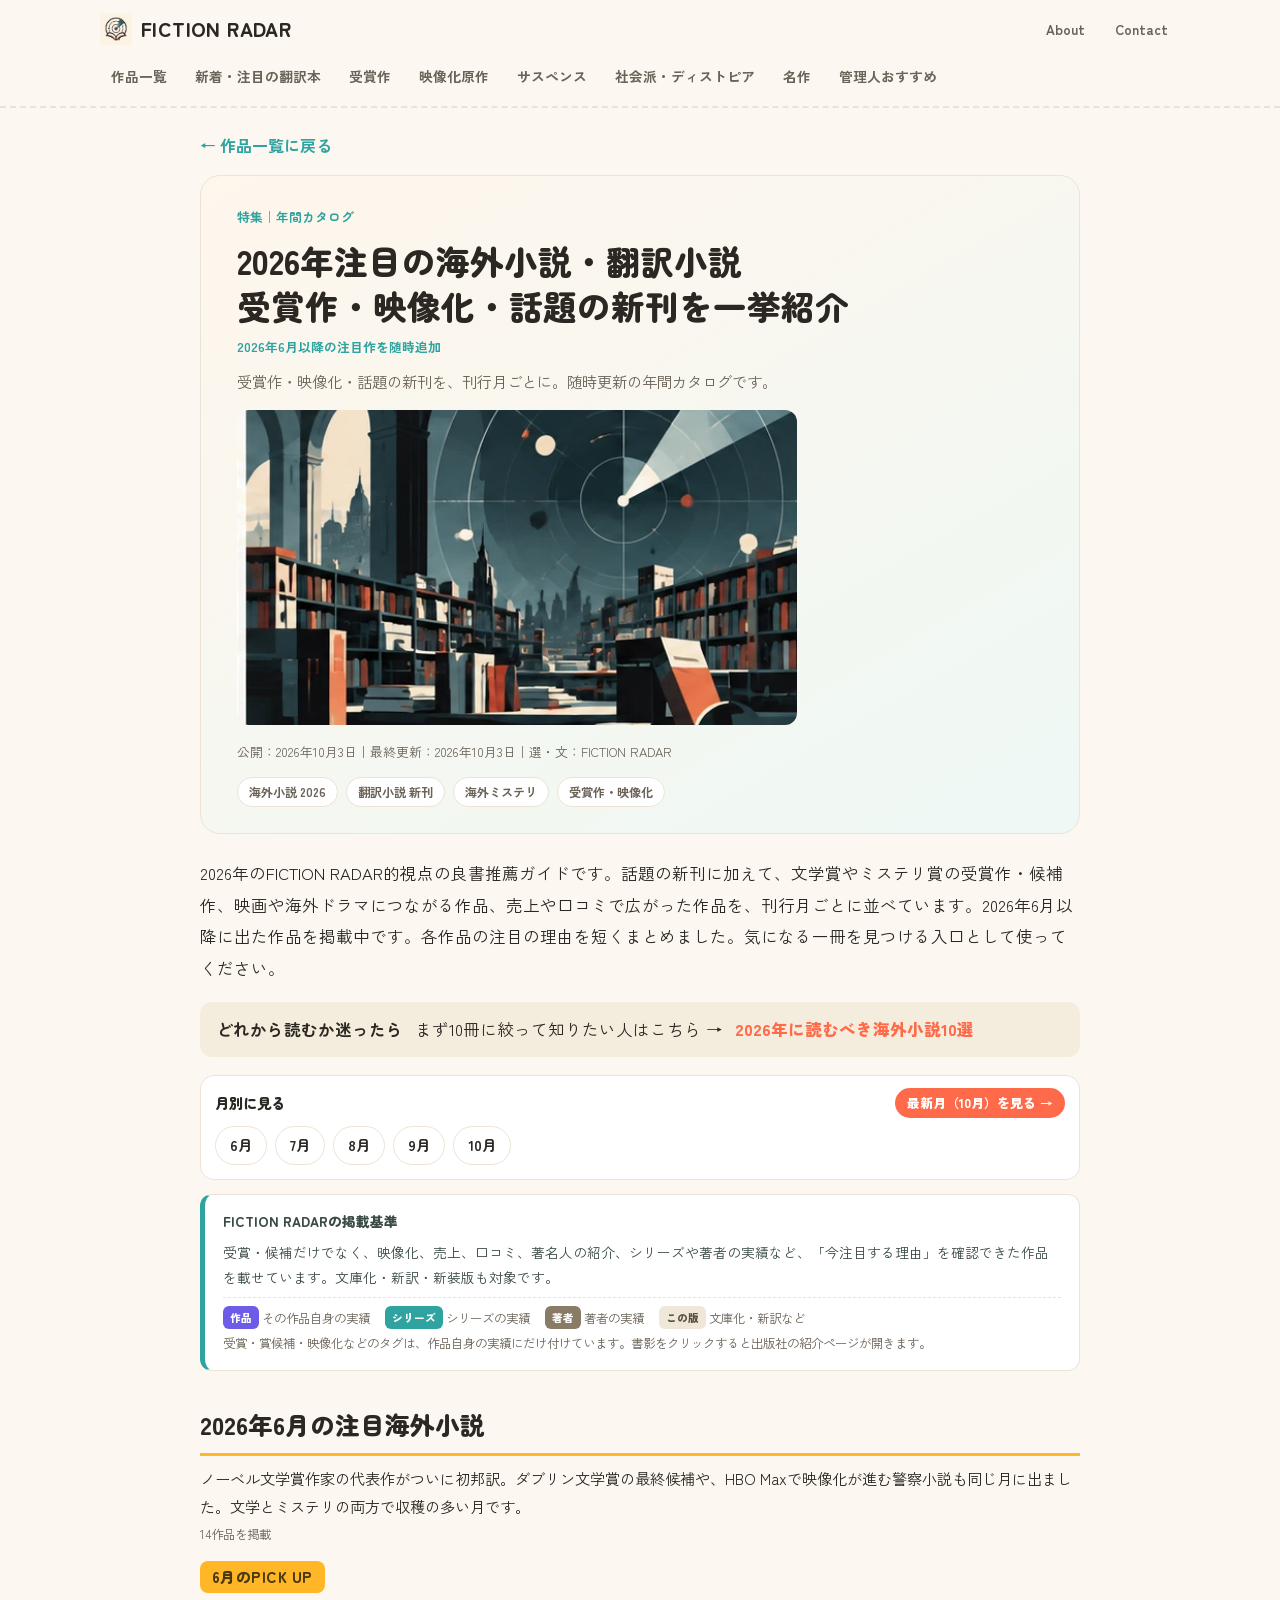
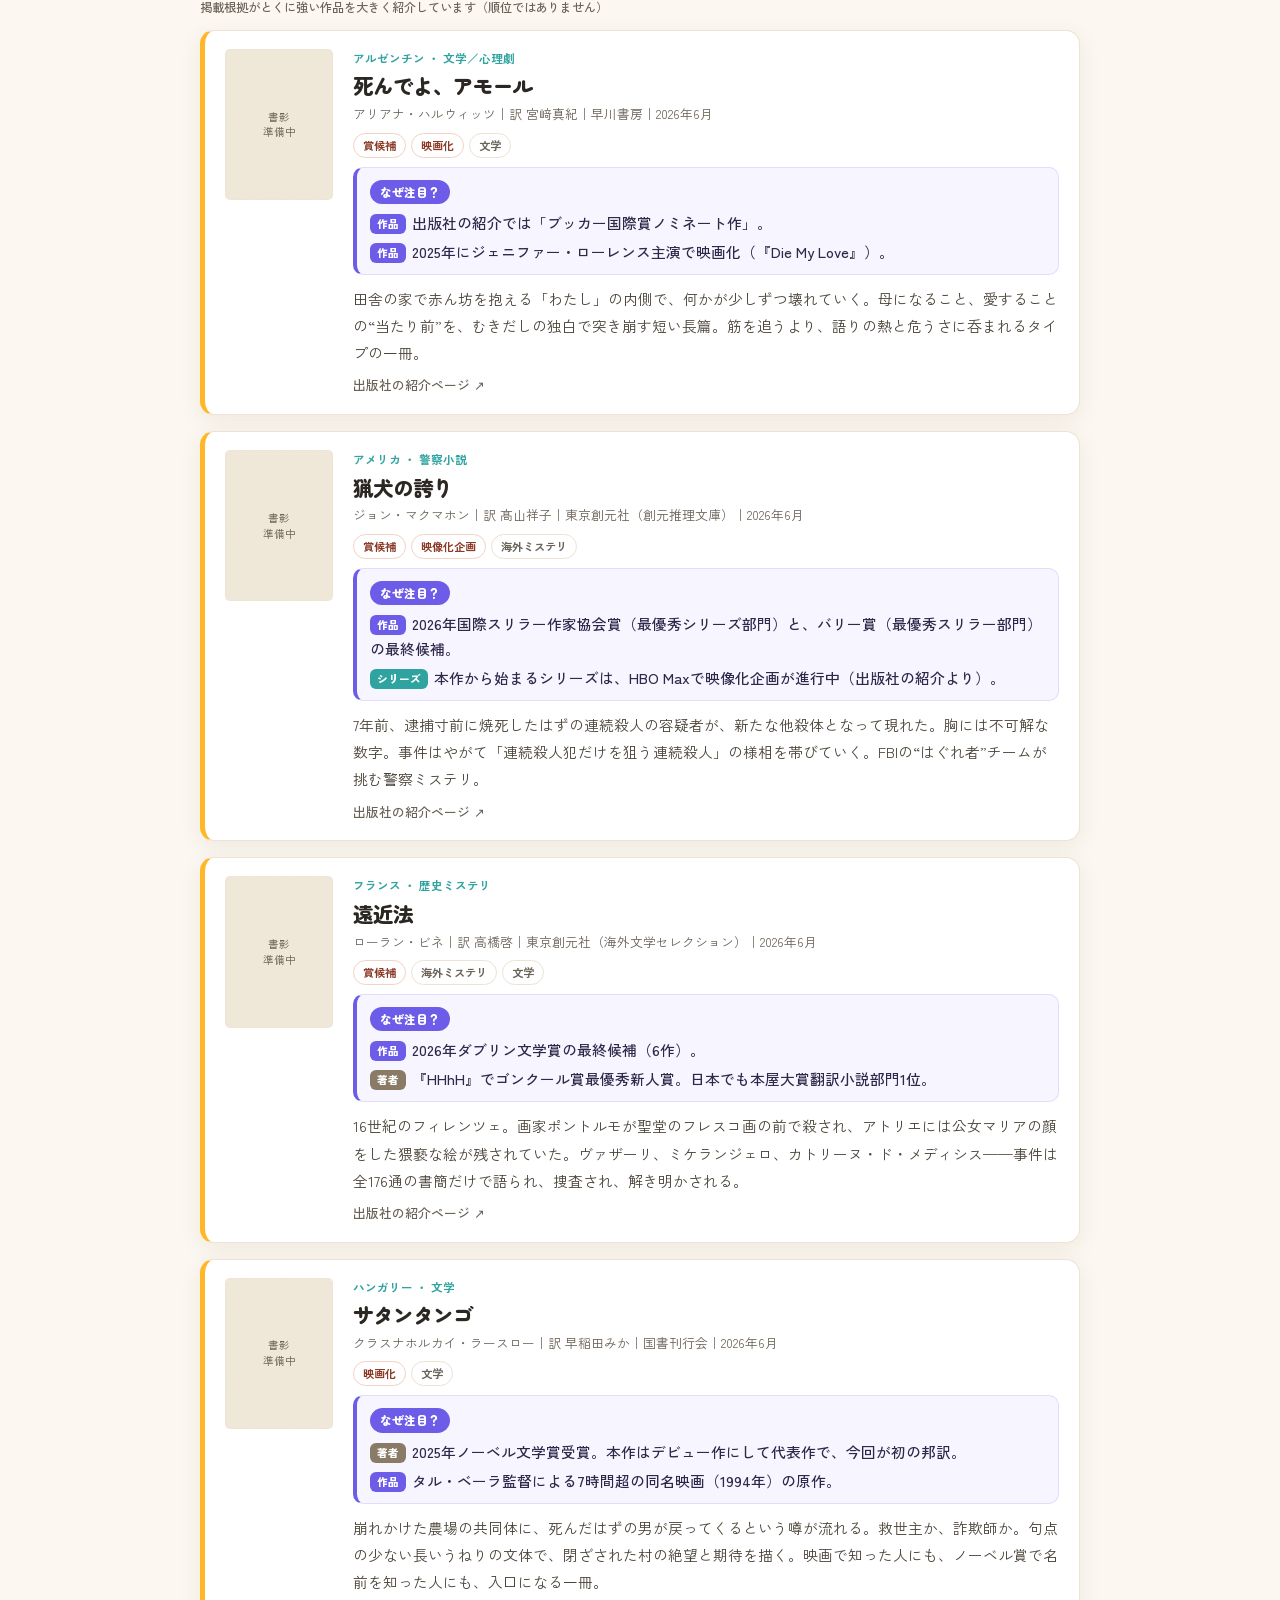
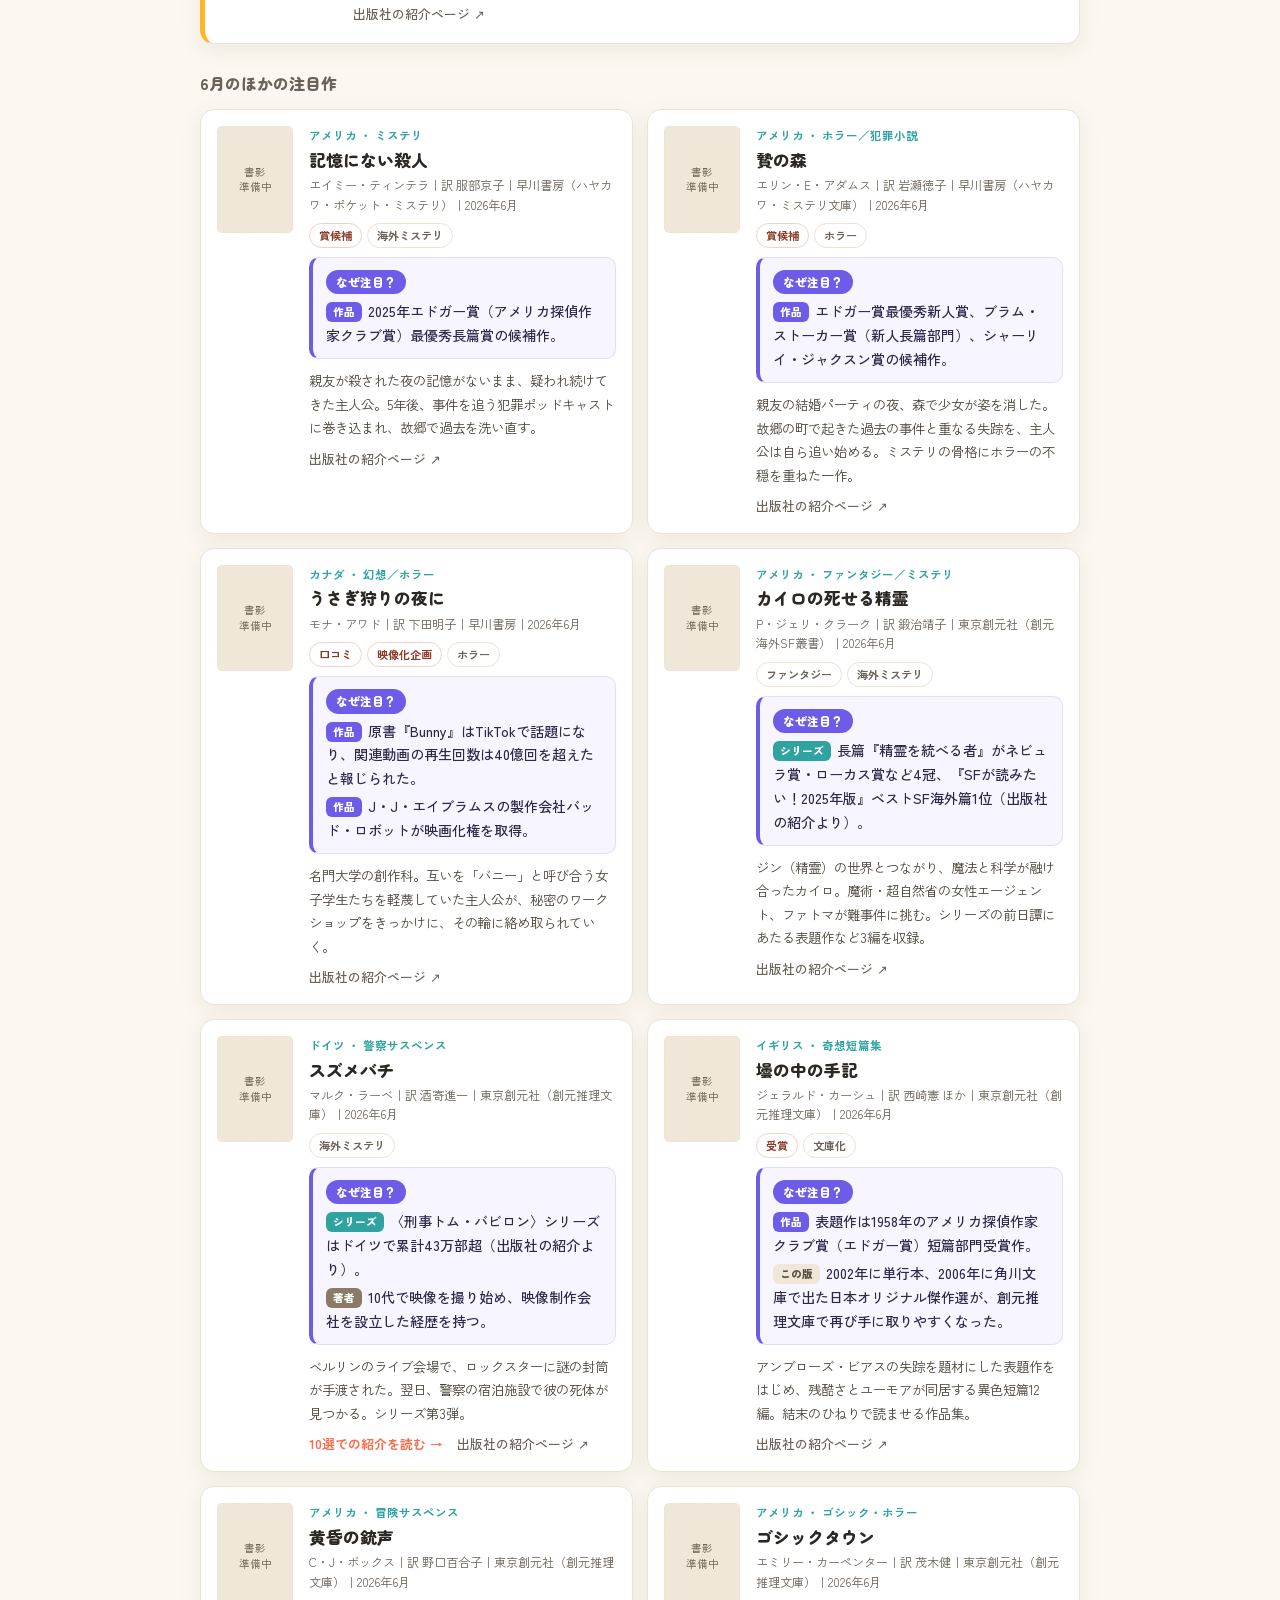
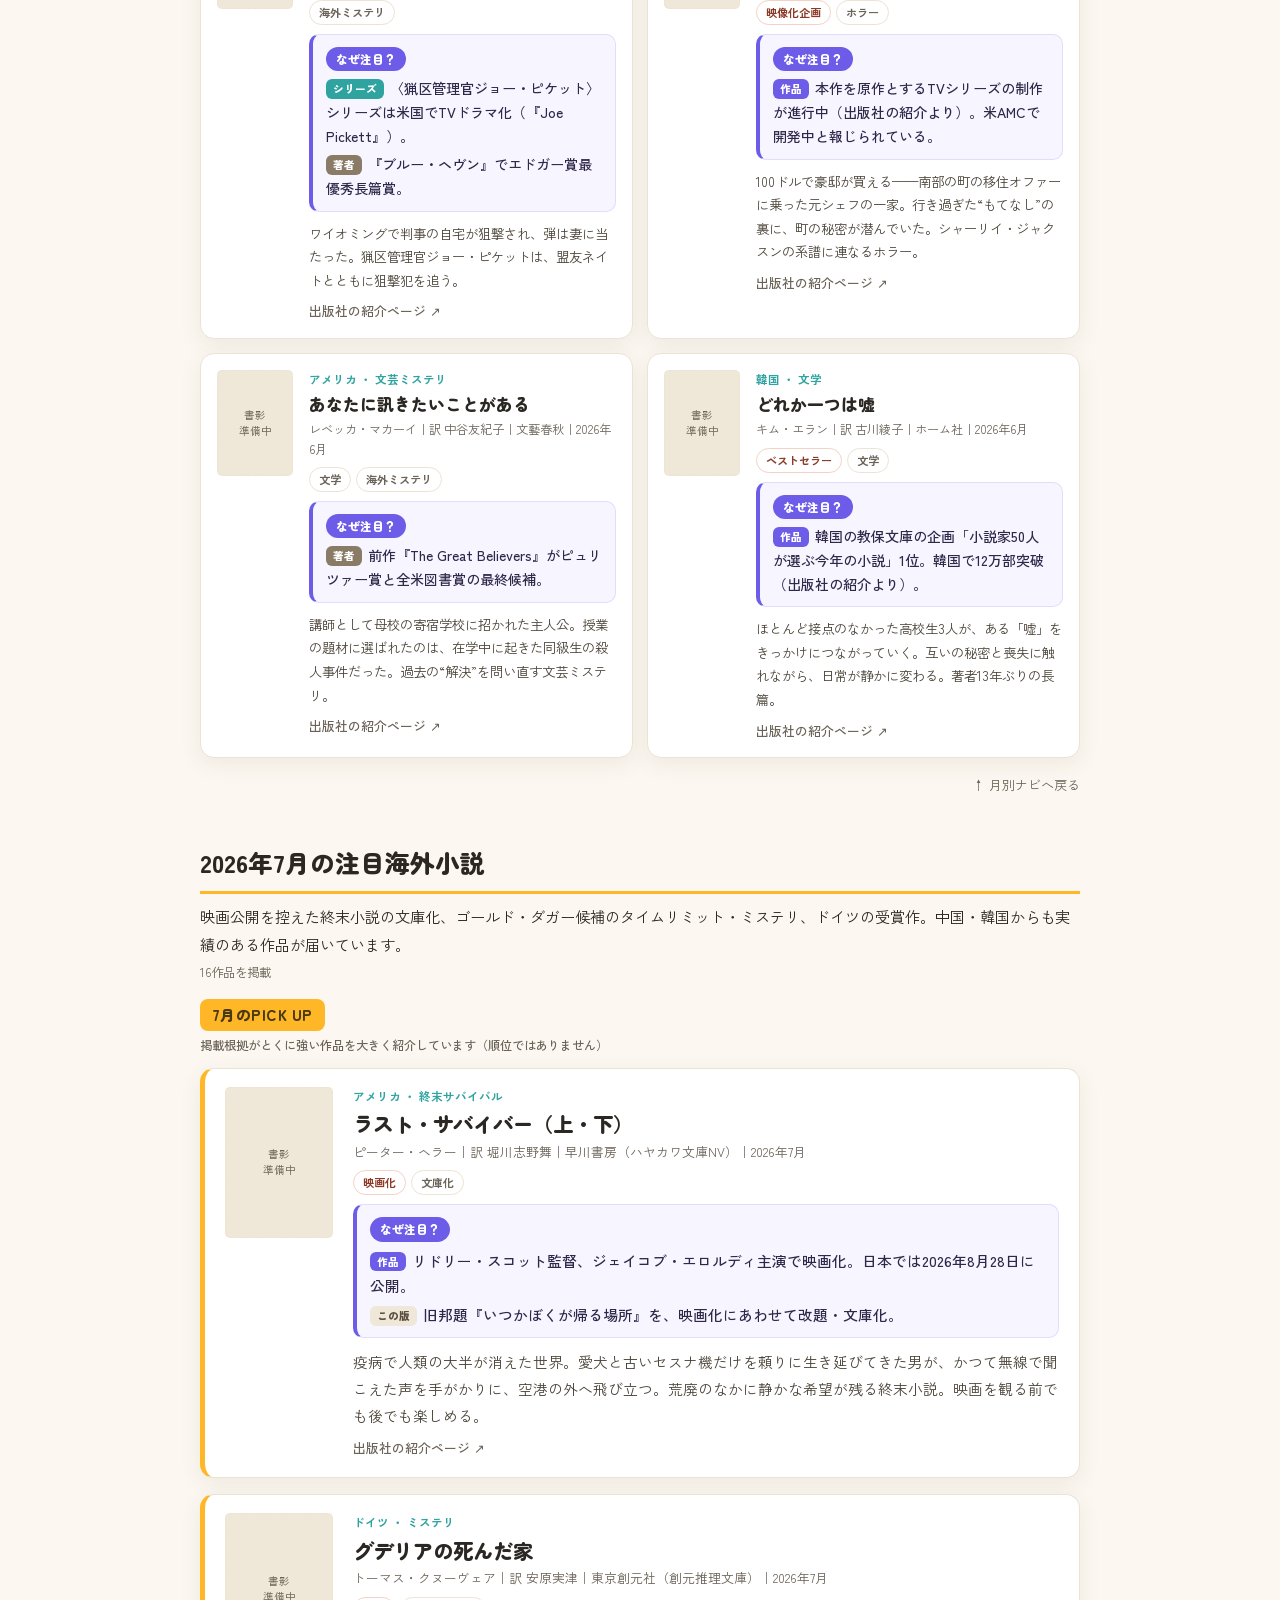
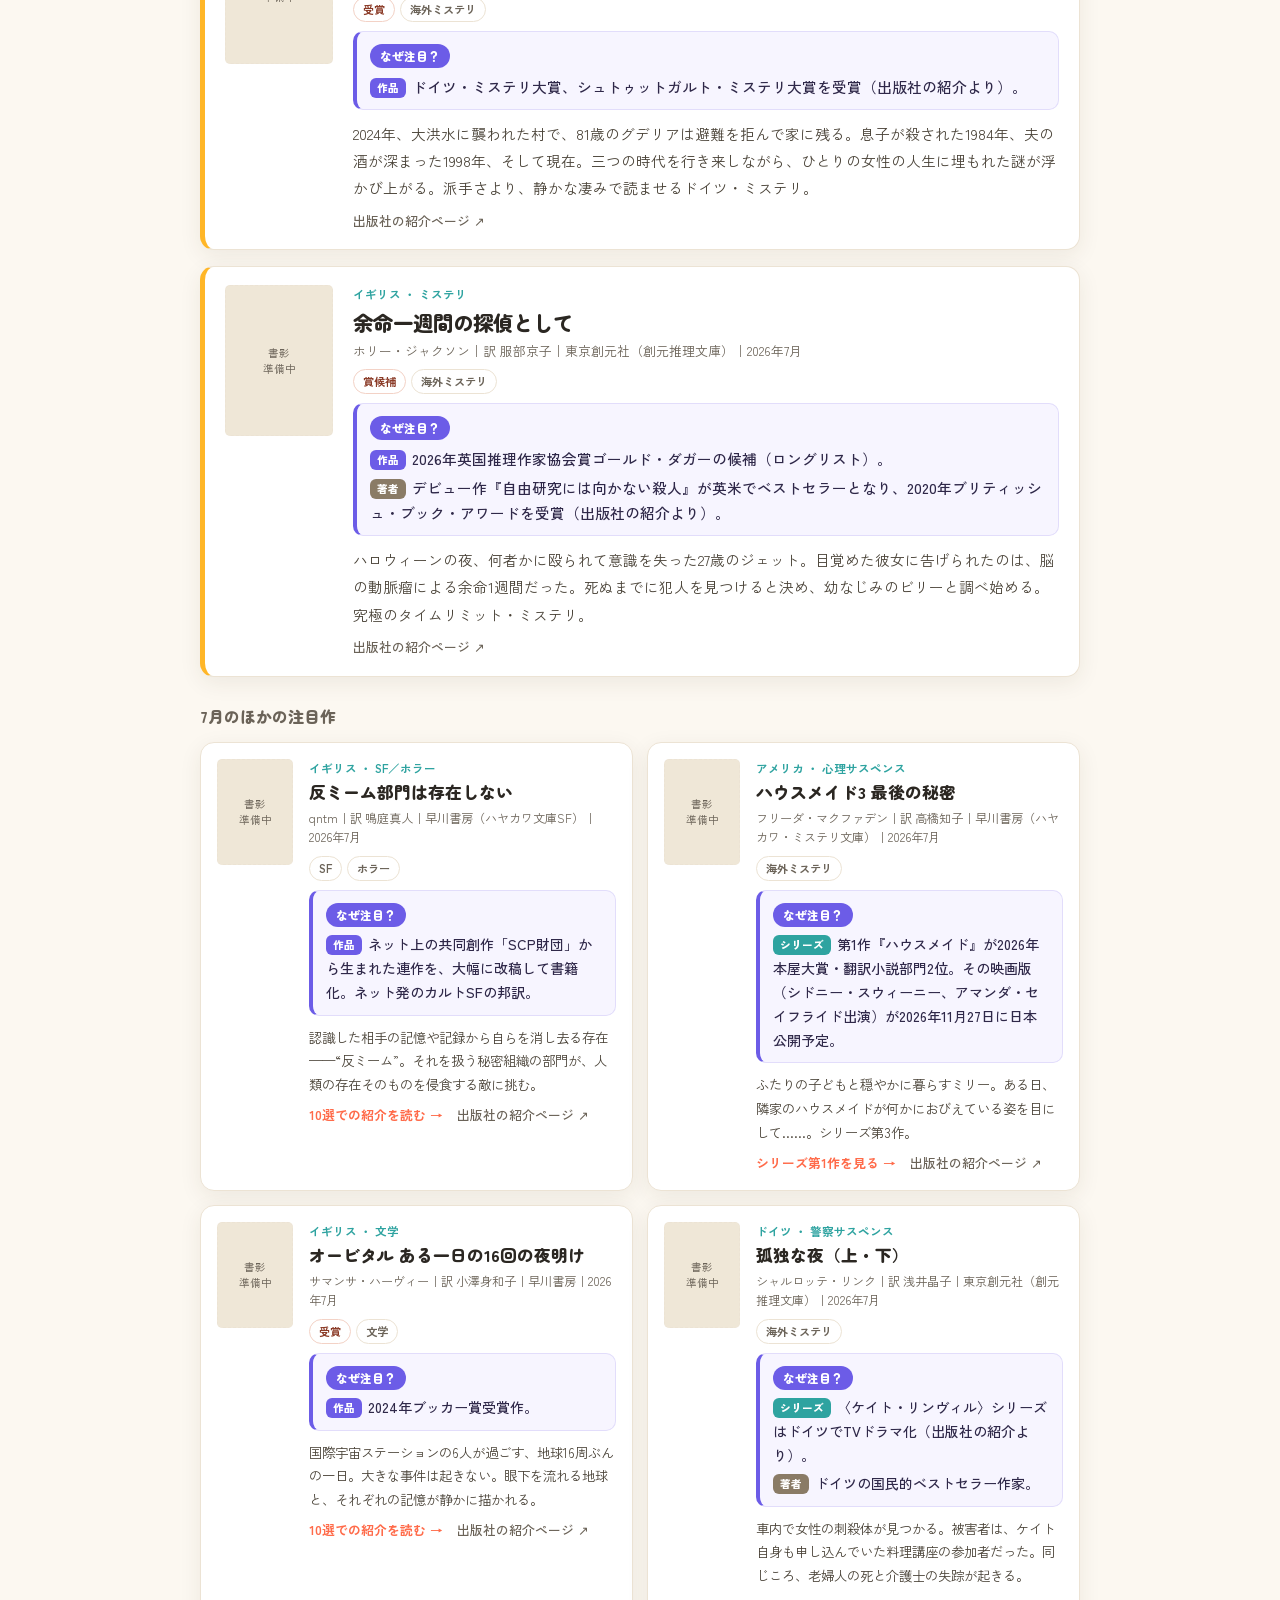
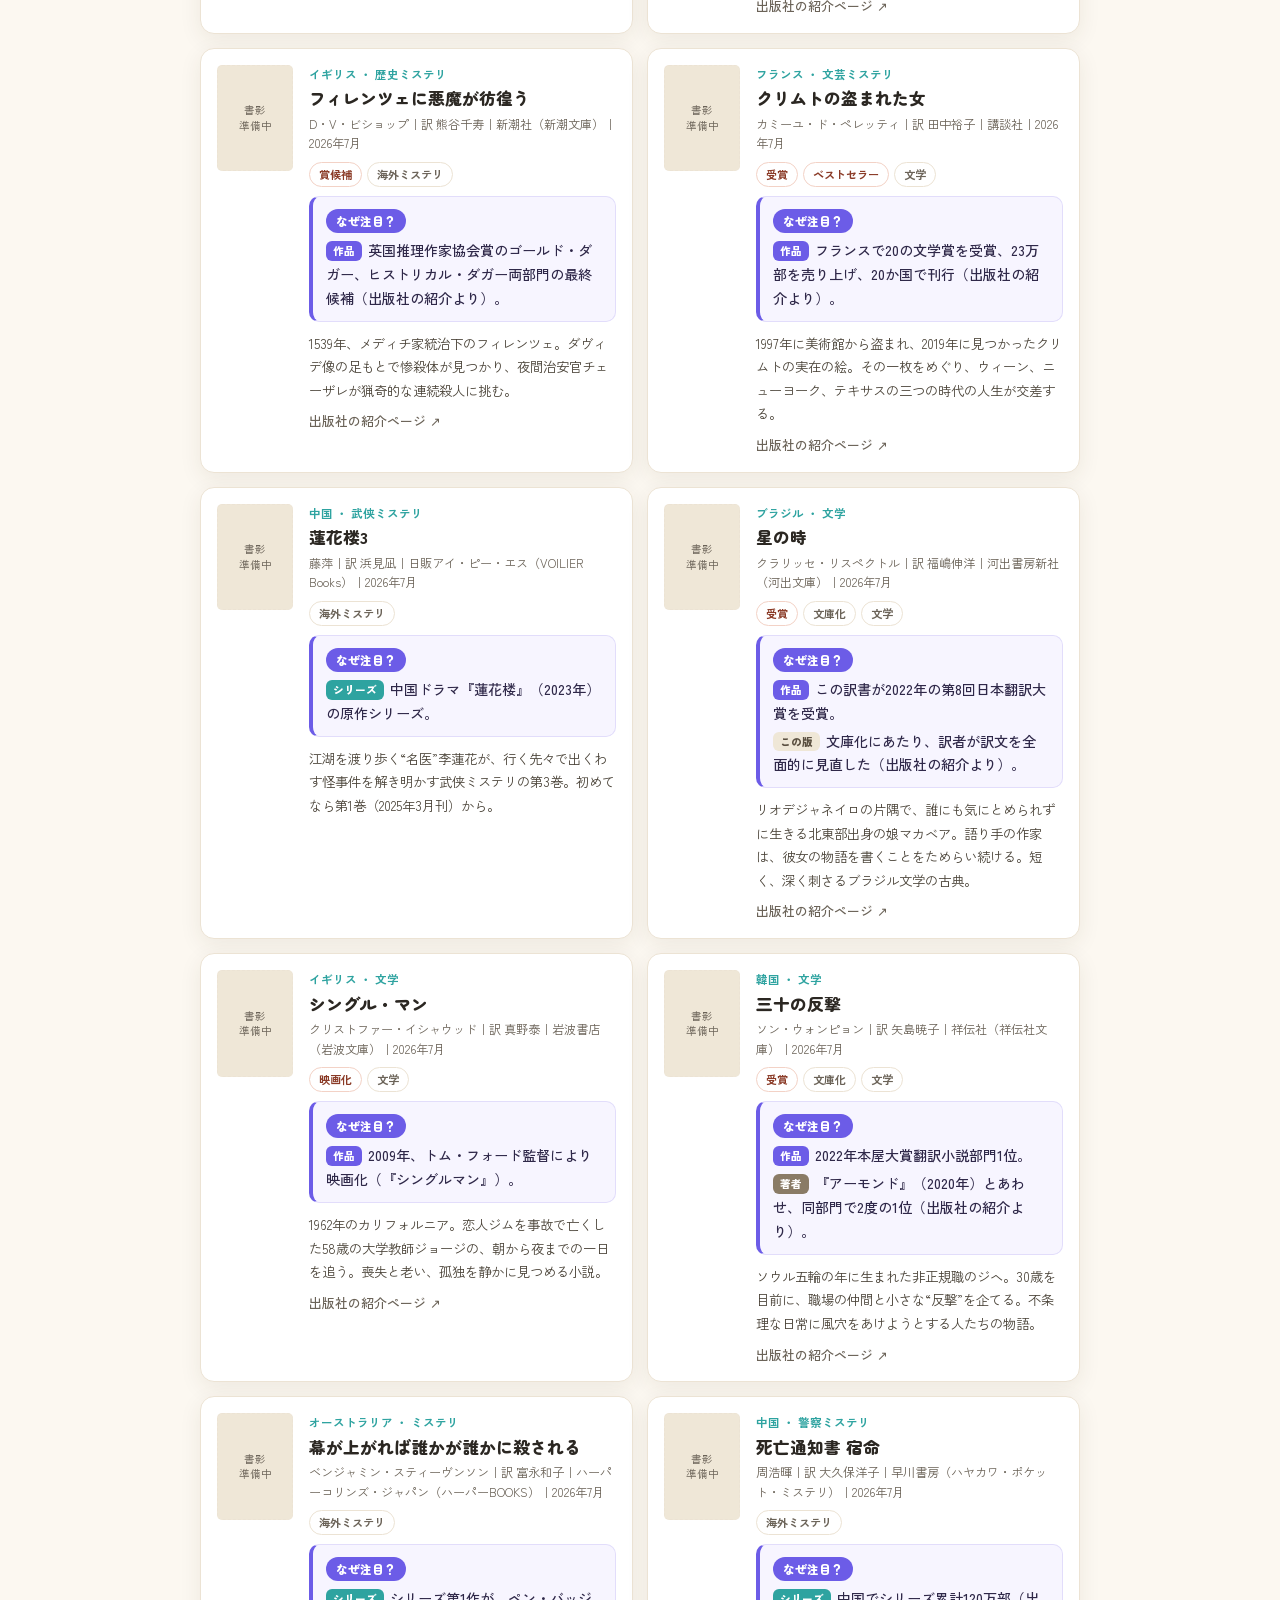
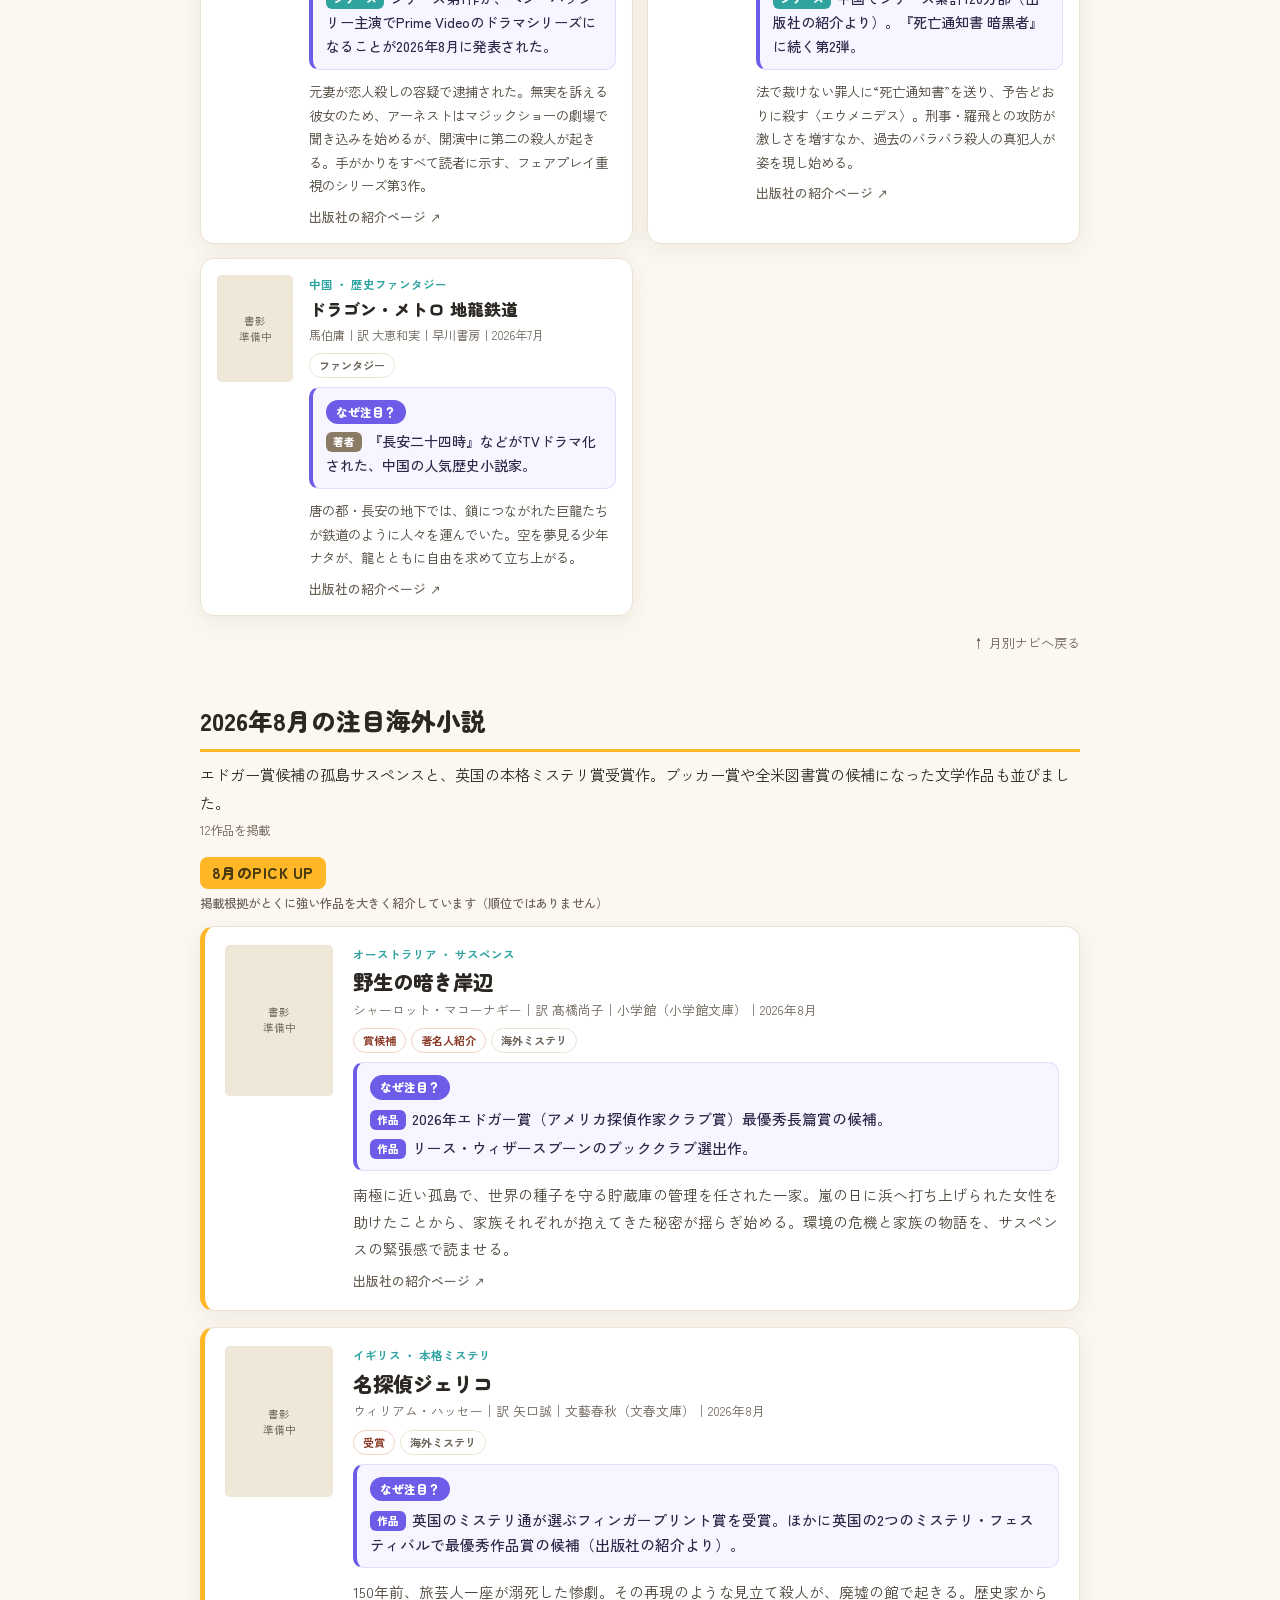
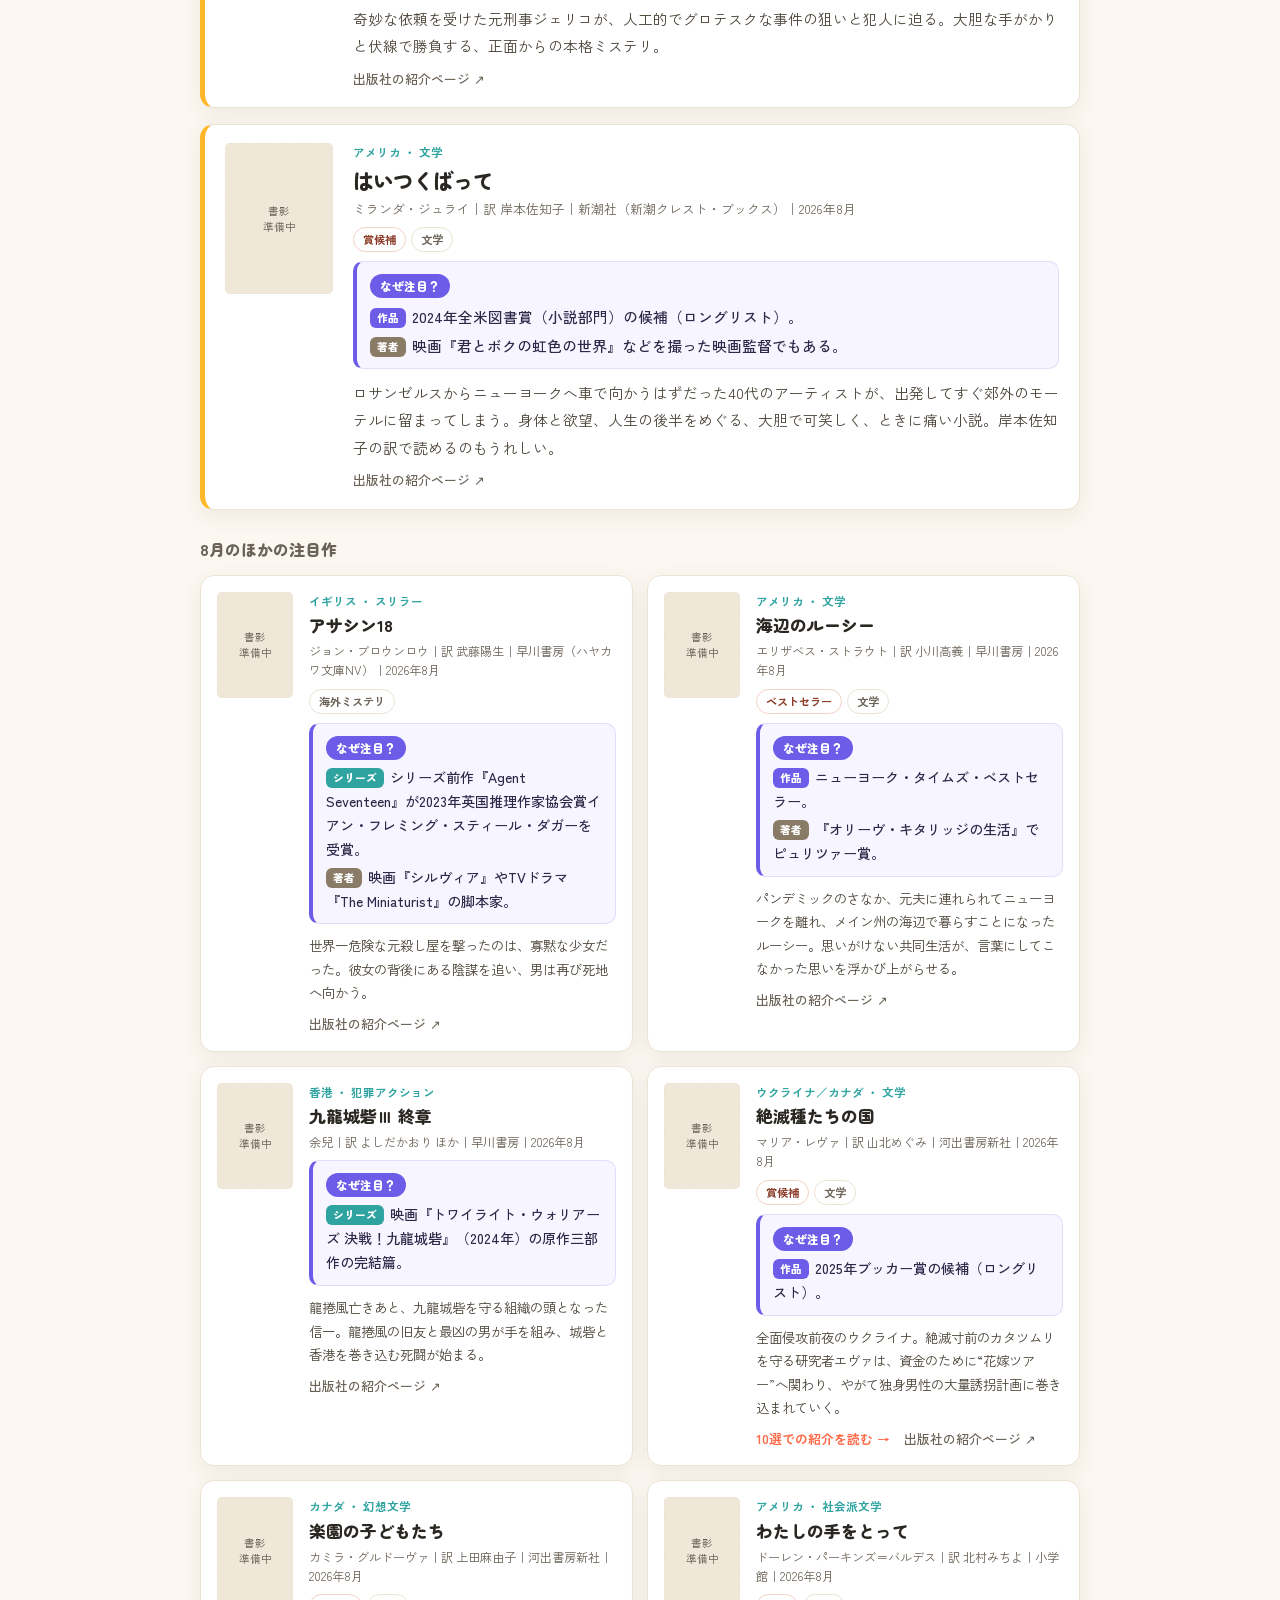
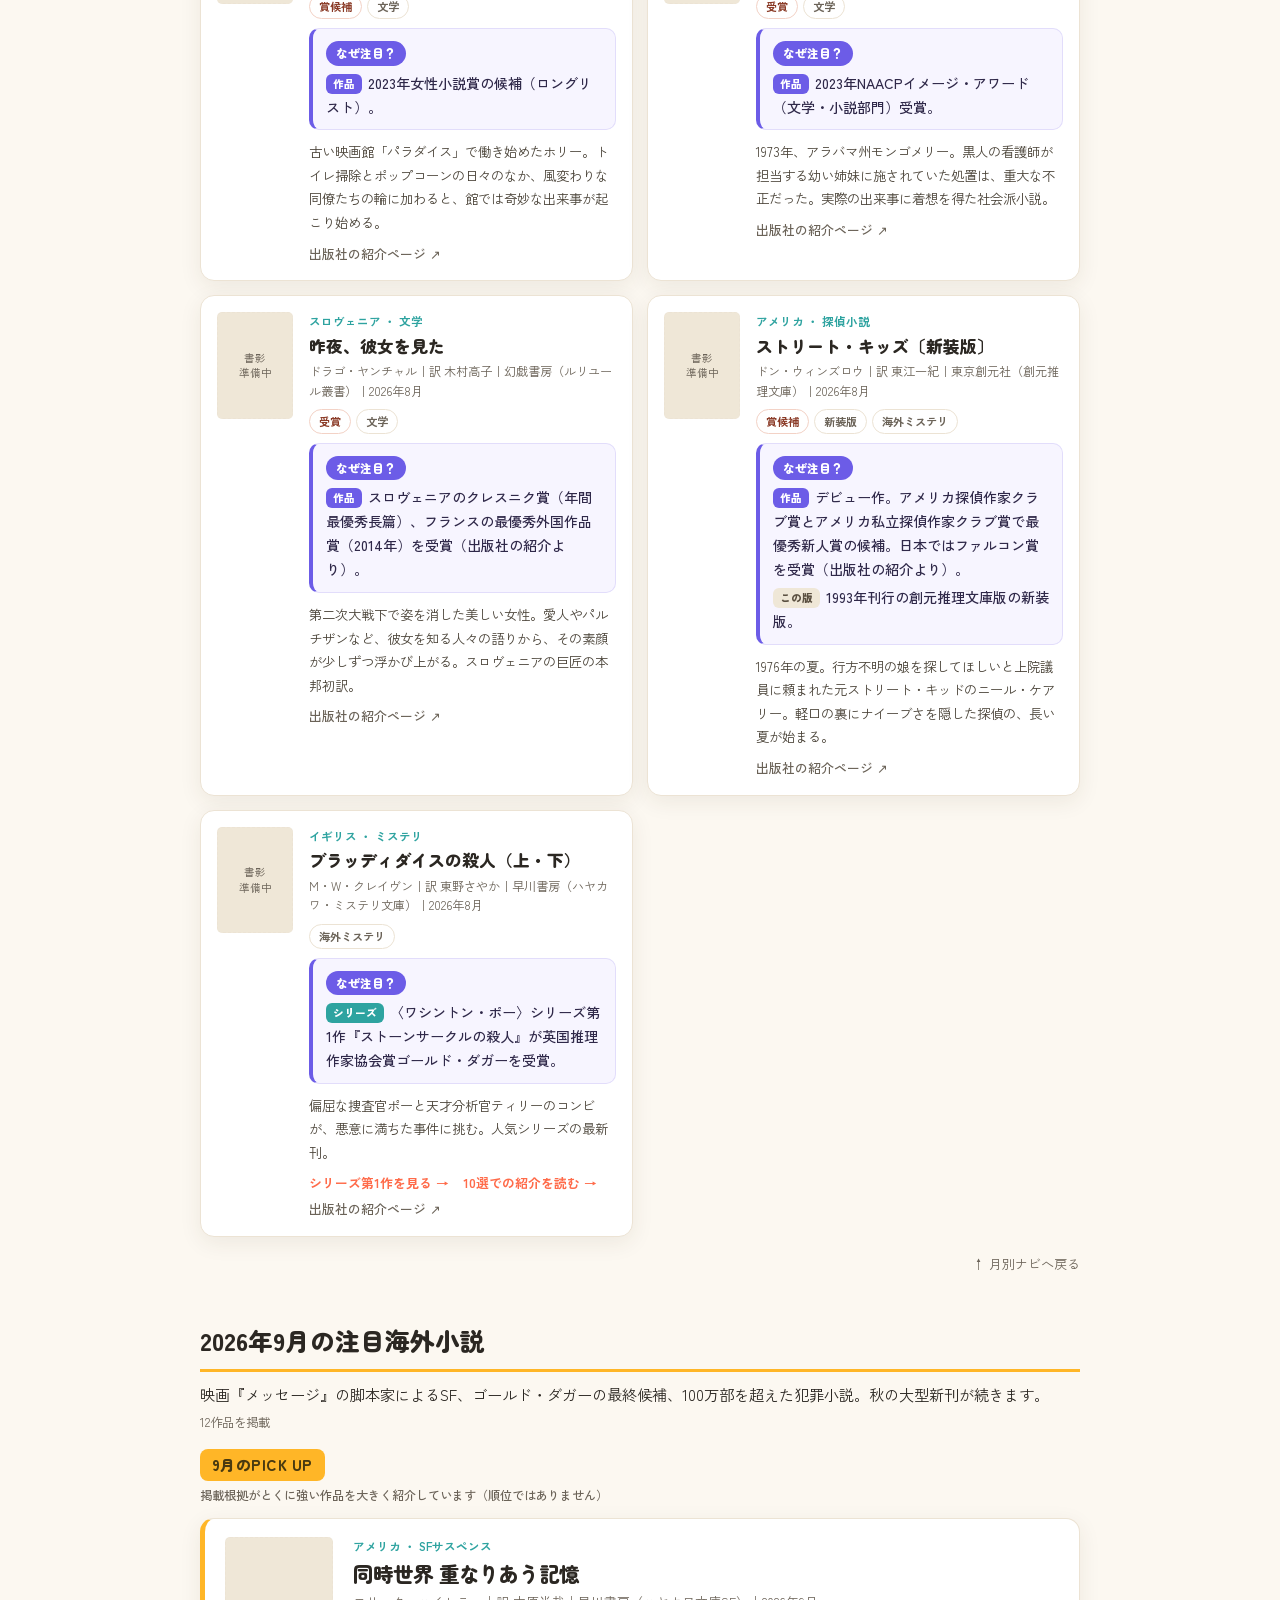
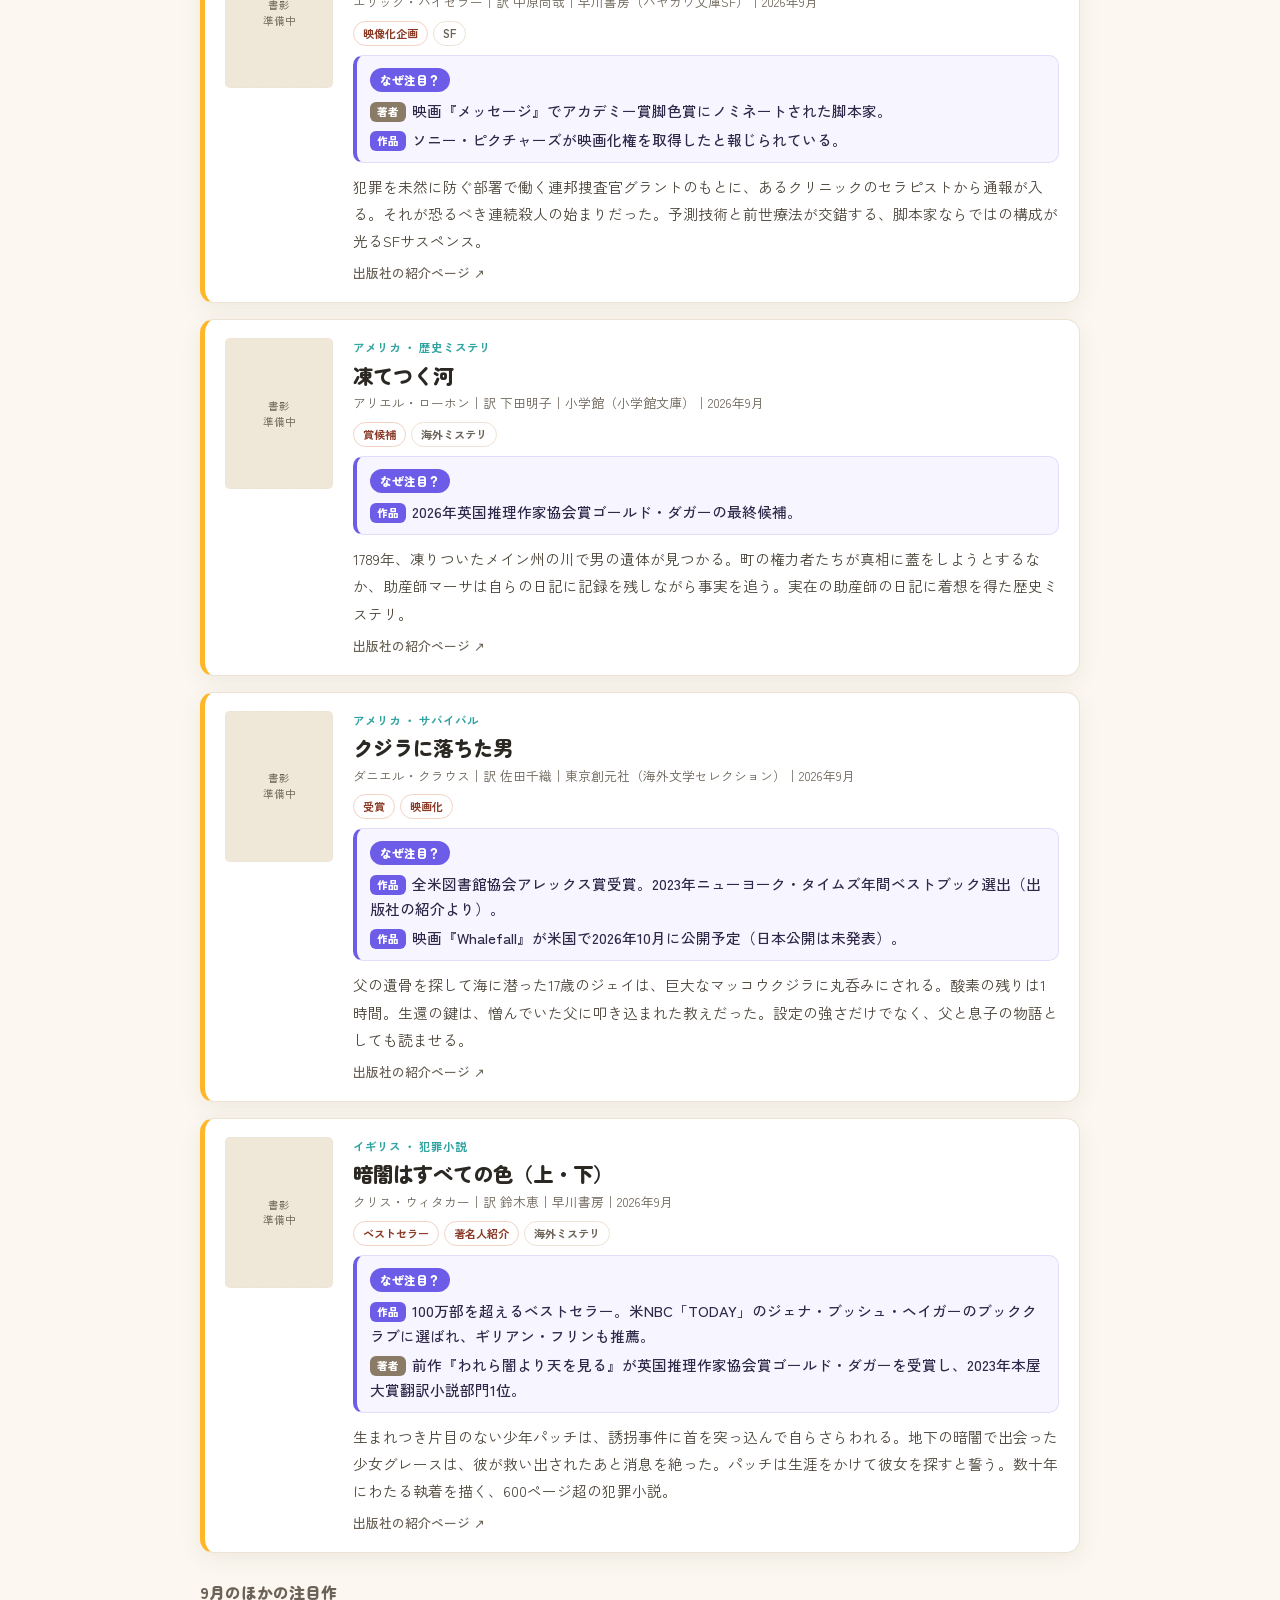
<file: translated-fiction-2026.html>
<!DOCTYPE html>
<html lang="ja">
<head>
  <meta charset="UTF-8" />
  <meta name="viewport" content="width=device-width, initial-scale=1.0" />
  <!-- Google tag (gtag.js) - GA4 -->
  <script async src="https://www.googletagmanager.com/gtag/js?id=G-45LHMV58RH"></script>
  <script>
    window.dataLayer = window.dataLayer || [];
    function gtag(){dataLayer.push(arguments);}
    gtag('js', new Date());
    gtag('config', 'G-45LHMV58RH');
  </script>
  <title>2026年注目の海外小説・翻訳小説｜受賞作・映像化・話題の新刊を一挙紹介 | FICTION RADAR</title>
  <meta name="description" content="2026年に日本で刊行された注目の海外小説・翻訳小説を月別に紹介。文学賞・ミステリ賞の受賞作や候補作、映画・海外ドラマ関連作、売上や口コミで話題の新刊まで、FICTION RADARが注目理由とともに厳選します。" />
  <meta name="robots" content="index, follow" />
  <link rel="canonical" href="https://raftuff.github.io/fiction-radar/translated-fiction-2026.html" />
  <meta property="og:type" content="article" />
  <meta property="og:site_name" content="FICTION RADAR" />
  <meta property="og:locale" content="ja_JP" />
  <meta property="og:title" content="2026年注目の海外小説・翻訳小説｜受賞作・映像化・話題の新刊を一挙紹介" />
  <meta property="og:description" content="文学賞の受賞作・候補作、映画・海外ドラマ関連作、売上や口コミで話題の新刊まで。2026年の海外小説を「注目する理由」つきで月別に紹介します。" />
  <meta property="og:url" content="https://raftuff.github.io/fiction-radar/translated-fiction-2026.html" />
  <meta property="og:image" content="https://raftuff.github.io/fiction-radar/assets/images/feature-catalog-2026-hero.webp" />
  <meta name="twitter:card" content="summary_large_image" />
  <meta name="twitter:title" content="2026年注目の海外小説・翻訳小説｜受賞作・映像化・話題の新刊を一挙紹介" />
  <meta name="twitter:description" content="文学賞の受賞作・候補作、映画・海外ドラマ関連作、売上や口コミで話題の新刊まで。2026年の海外小説を「注目する理由」つきで月別に紹介します。" />
  <meta name="twitter:image" content="https://raftuff.github.io/fiction-radar/assets/images/feature-catalog-2026-hero.webp" />
  <link rel="icon" type="image/png" href="assets/images/icon.png" />
  <link rel="apple-touch-icon" href="assets/images/icon.png" />
  <link rel="preconnect" href="https://fonts.googleapis.com" />
  <link rel="preconnect" href="https://fonts.gstatic.com" crossorigin />
  <link href="https://fonts.googleapis.com/css2?family=Zen+Maru+Gothic:wght@500;700;900&family=Zen+Kaku+Gothic+New:wght@400;500;700&display=swap" rel="stylesheet" />
  <link rel="stylesheet" href="style.css" />

  <!-- JSON-LD: Article -->
  <script type="application/ld+json">
  {
    "@context": "https://schema.org",
    "@type": "Article",
    "headline": "2026年注目の海外小説・翻訳小説｜受賞作・映像化・話題の新刊を厳選",
    "description": "2026年に日本で刊行された注目の海外小説・翻訳小説を月別に紹介。文学賞・ミステリ賞の受賞作や候補作、映画・海外ドラマ関連作、売上や口コミで話題の新刊まで、FICTION RADARが注目理由とともに厳選します。",
    "inLanguage": "ja",
    "image": "https://raftuff.github.io/fiction-radar/assets/images/main-visual.png",
    "mainEntityOfPage": "https://raftuff.github.io/fiction-radar/translated-fiction-2026.html",
    "datePublished": "2026-10-03",
    "dateModified": "2026-10-03",
    "author": {
      "@type": "Organization",
      "name": "FICTION RADAR"
    },
    "publisher": {
      "@type": "Organization",
      "name": "FICTION RADAR"
    }
  }
  </script>
  <!-- JSON-LD: ItemList（順位なしの掲載作品一覧） -->
  <script type="application/ld+json">
  {
    "@context": "https://schema.org",
    "@type": "ItemList",
    "name": "2026年注目の海外小説・翻訳小説",
    "itemListOrder": "https://schema.org/ItemListUnordered",
    "numberOfItems": 62,
    "itemListElement": [
      {
        "@type": "ListItem",
        "position": 1,
        "name": "死んでよ、アモール（アリアナ・ハルウィッツ）",
        "url": "https://raftuff.github.io/fiction-radar/translated-fiction-2026.html#b-morir-amor"
      },
      {
        "@type": "ListItem",
        "position": 2,
        "name": "記憶にない殺人（エイミー・ティンテラ）",
        "url": "https://raftuff.github.io/fiction-radar/translated-fiction-2026.html#b-listen-for-the-lie"
      },
      {
        "@type": "ListItem",
        "position": 3,
        "name": "贄の森（エリン・E・アダムス）",
        "url": "https://raftuff.github.io/fiction-radar/translated-fiction-2026.html#b-jackal"
      },
      {
        "@type": "ListItem",
        "position": 4,
        "name": "うさぎ狩りの夜に（モナ・アワド）",
        "url": "https://raftuff.github.io/fiction-radar/translated-fiction-2026.html#b-bunny"
      },
      {
        "@type": "ListItem",
        "position": 5,
        "name": "カイロの死せる精霊（P・ジェリ・クラーク）",
        "url": "https://raftuff.github.io/fiction-radar/translated-fiction-2026.html#b-dead-djinn-in-cairo"
      },
      {
        "@type": "ListItem",
        "position": 6,
        "name": "スズメバチ（マルク・ラーベ）",
        "url": "https://raftuff.github.io/fiction-radar/translated-fiction-2026.html#b-die-hornisse"
      },
      {
        "@type": "ListItem",
        "position": 7,
        "name": "壜の中の手記（ジェラルド・カーシュ）",
        "url": "https://raftuff.github.io/fiction-radar/translated-fiction-2026.html#b-oxoxoco-bottle"
      },
      {
        "@type": "ListItem",
        "position": 8,
        "name": "猟犬の誇り（ジョン・マクマホン）",
        "url": "https://raftuff.github.io/fiction-radar/translated-fiction-2026.html#b-head-cases"
      },
      {
        "@type": "ListItem",
        "position": 9,
        "name": "遠近法（ローラン・ビネ）",
        "url": "https://raftuff.github.io/fiction-radar/translated-fiction-2026.html#b-perspectives"
      },
      {
        "@type": "ListItem",
        "position": 10,
        "name": "黄昏の銃声（C・J・ボックス）",
        "url": "https://raftuff.github.io/fiction-radar/translated-fiction-2026.html#b-long-range"
      },
      {
        "@type": "ListItem",
        "position": 11,
        "name": "ゴシックタウン（エミリー・カーペンター）",
        "url": "https://raftuff.github.io/fiction-radar/translated-fiction-2026.html#b-gothictown"
      },
      {
        "@type": "ListItem",
        "position": 12,
        "name": "サタンタンゴ（クラスナホルカイ・ラースロー）",
        "url": "https://raftuff.github.io/fiction-radar/translated-fiction-2026.html#b-satantango"
      },
      {
        "@type": "ListItem",
        "position": 13,
        "name": "あなたに訊きたいことがある（レベッカ・マカーイ）",
        "url": "https://raftuff.github.io/fiction-radar/translated-fiction-2026.html#b-i-have-some-questions"
      },
      {
        "@type": "ListItem",
        "position": 14,
        "name": "どれか一つは嘘（キム・エラン）",
        "url": "https://raftuff.github.io/fiction-radar/translated-fiction-2026.html#b-one-of-them-is-a-lie"
      },
      {
        "@type": "ListItem",
        "position": 15,
        "name": "ラスト・サバイバー（上・下）（ピーター・ヘラー）",
        "url": "https://raftuff.github.io/fiction-radar/translated-fiction-2026.html#b-the-dog-stars"
      },
      {
        "@type": "ListItem",
        "position": 16,
        "name": "反ミーム部門は存在しない（qntm）",
        "url": "https://raftuff.github.io/fiction-radar/translated-fiction-2026.html#b-antimemetics-division"
      },
      {
        "@type": "ListItem",
        "position": 17,
        "name": "ハウスメイド3 最後の秘密（フリーダ・マクファデン）",
        "url": "https://raftuff.github.io/fiction-radar/translated-fiction-2026.html#b-housemaid-3"
      },
      {
        "@type": "ListItem",
        "position": 18,
        "name": "オービタル ある一日の16回の夜明け（サマンサ・ハーヴィー）",
        "url": "https://raftuff.github.io/fiction-radar/translated-fiction-2026.html#b-orbital"
      },
      {
        "@type": "ListItem",
        "position": 19,
        "name": "グデリアの死んだ家（トーマス・クヌーヴェア）",
        "url": "https://raftuff.github.io/fiction-radar/translated-fiction-2026.html#b-gudelia"
      },
      {
        "@type": "ListItem",
        "position": 20,
        "name": "余命一週間の探偵として（ホリー・ジャクソン）",
        "url": "https://raftuff.github.io/fiction-radar/translated-fiction-2026.html#b-not-quite-dead-yet"
      },
      {
        "@type": "ListItem",
        "position": 21,
        "name": "孤独な夜（上・下）（シャルロッテ・リンク）",
        "url": "https://raftuff.github.io/fiction-radar/translated-fiction-2026.html#b-einsame-nacht"
      },
      {
        "@type": "ListItem",
        "position": 22,
        "name": "フィレンツェに悪魔が彷徨う（D・V・ビショップ）",
        "url": "https://raftuff.github.io/fiction-radar/translated-fiction-2026.html#b-a-divine-fury"
      },
      {
        "@type": "ListItem",
        "position": 23,
        "name": "クリムトの盗まれた女（カミーユ・ド・ペレッティ）",
        "url": "https://raftuff.github.io/fiction-radar/translated-fiction-2026.html#b-inconnue-du-portrait"
      },
      {
        "@type": "ListItem",
        "position": 24,
        "name": "蓮花楼3（藤萍）",
        "url": "https://raftuff.github.io/fiction-radar/translated-fiction-2026.html#b-lianhualou-3"
      },
      {
        "@type": "ListItem",
        "position": 25,
        "name": "星の時（クラリッセ・リスペクトル）",
        "url": "https://raftuff.github.io/fiction-radar/translated-fiction-2026.html#b-hora-da-estrela"
      },
      {
        "@type": "ListItem",
        "position": 26,
        "name": "シングル・マン（クリストファー・イシャウッド）",
        "url": "https://raftuff.github.io/fiction-radar/translated-fiction-2026.html#b-a-single-man"
      },
      {
        "@type": "ListItem",
        "position": 27,
        "name": "三十の反撃（ソン・ウォンピョン）",
        "url": "https://raftuff.github.io/fiction-radar/translated-fiction-2026.html#b-sanjuu-no-hangeki"
      },
      {
        "@type": "ListItem",
        "position": 28,
        "name": "幕が上がれば誰かが誰かに殺される（ベンジャミン・スティーヴンソン）",
        "url": "https://raftuff.github.io/fiction-radar/translated-fiction-2026.html#b-everyone-this-christmas"
      },
      {
        "@type": "ListItem",
        "position": 29,
        "name": "死亡通知書 宿命（周浩暉）",
        "url": "https://raftuff.github.io/fiction-radar/translated-fiction-2026.html#b-death-notice-2"
      },
      {
        "@type": "ListItem",
        "position": 30,
        "name": "ドラゴン・メトロ 地龍鉄道（馬伯庸）",
        "url": "https://raftuff.github.io/fiction-radar/translated-fiction-2026.html#b-dragon-metro"
      },
      {
        "@type": "ListItem",
        "position": 31,
        "name": "野生の暗き岸辺（シャーロット・マコーナギー）",
        "url": "https://raftuff.github.io/fiction-radar/translated-fiction-2026.html#b-wild-dark-shore"
      },
      {
        "@type": "ListItem",
        "position": 32,
        "name": "名探偵ジェリコ（ウィリアム・ハッセー）",
        "url": "https://raftuff.github.io/fiction-radar/translated-fiction-2026.html#b-killing-jericho"
      },
      {
        "@type": "ListItem",
        "position": 33,
        "name": "アサシン18（ジョン・ブロウンロウ）",
        "url": "https://raftuff.github.io/fiction-radar/translated-fiction-2026.html#b-assassin-eighteen"
      },
      {
        "@type": "ListItem",
        "position": 34,
        "name": "海辺のルーシー（エリザベス・ストラウト）",
        "url": "https://raftuff.github.io/fiction-radar/translated-fiction-2026.html#b-lucy-by-the-sea"
      },
      {
        "@type": "ListItem",
        "position": 35,
        "name": "九龍城砦Ⅲ 終章（余兒）",
        "url": "https://raftuff.github.io/fiction-radar/translated-fiction-2026.html#b-kowloon-3"
      },
      {
        "@type": "ListItem",
        "position": 36,
        "name": "はいつくばって（ミランダ・ジュライ）",
        "url": "https://raftuff.github.io/fiction-radar/translated-fiction-2026.html#b-all-fours"
      },
      {
        "@type": "ListItem",
        "position": 37,
        "name": "絶滅種たちの国（マリア・レヴァ）",
        "url": "https://raftuff.github.io/fiction-radar/translated-fiction-2026.html#b-endling"
      },
      {
        "@type": "ListItem",
        "position": 38,
        "name": "楽園の子どもたち（カミラ・グルドーヴァ）",
        "url": "https://raftuff.github.io/fiction-radar/translated-fiction-2026.html#b-children-of-paradise"
      },
      {
        "@type": "ListItem",
        "position": 39,
        "name": "わたしの手をとって（ドーレン・パーキンズ＝バルデス）",
        "url": "https://raftuff.github.io/fiction-radar/translated-fiction-2026.html#b-take-my-hand"
      },
      {
        "@type": "ListItem",
        "position": 40,
        "name": "昨夜、彼女を見た（ドラゴ・ヤンチャル）",
        "url": "https://raftuff.github.io/fiction-radar/translated-fiction-2026.html#b-i-saw-her-that-night"
      },
      {
        "@type": "ListItem",
        "position": 41,
        "name": "ストリート・キッズ〔新装版〕（ドン・ウィンズロウ）",
        "url": "https://raftuff.github.io/fiction-radar/translated-fiction-2026.html#b-street-kids"
      },
      {
        "@type": "ListItem",
        "position": 42,
        "name": "ブラッディダイスの殺人（上・下）（M・W・クレイヴン）",
        "url": "https://raftuff.github.io/fiction-radar/translated-fiction-2026.html#b-the-final-vow"
      },
      {
        "@type": "ListItem",
        "position": 43,
        "name": "同時世界 重なりあう記憶（エリック・ハイセラー）",
        "url": "https://raftuff.github.io/fiction-radar/translated-fiction-2026.html#b-simultaneous"
      },
      {
        "@type": "ListItem",
        "position": 44,
        "name": "凍てつく河（アリエル・ローホン）",
        "url": "https://raftuff.github.io/fiction-radar/translated-fiction-2026.html#b-the-frozen-river"
      },
      {
        "@type": "ListItem",
        "position": 45,
        "name": "クジラに落ちた男（ダニエル・クラウス）",
        "url": "https://raftuff.github.io/fiction-radar/translated-fiction-2026.html#b-whalefall"
      },
      {
        "@type": "ListItem",
        "position": 46,
        "name": "命取りのエピソード（アンソニー・ホロヴィッツ）",
        "url": "https://raftuff.github.io/fiction-radar/translated-fiction-2026.html#b-a-deadly-episode"
      },
      {
        "@type": "ListItem",
        "position": 47,
        "name": "悔恨（アン・クリーヴス）",
        "url": "https://raftuff.github.io/fiction-radar/translated-fiction-2026.html#b-the-raging-storm"
      },
      {
        "@type": "ListItem",
        "position": 48,
        "name": "グレイス・イヤー 少女たちの聖域（キム・リゲット）",
        "url": "https://raftuff.github.io/fiction-radar/translated-fiction-2026.html#b-the-grace-year"
      },
      {
        "@type": "ListItem",
        "position": 49,
        "name": "復讐はわたしのもの（マリー・ンディアイ）",
        "url": "https://raftuff.github.io/fiction-radar/translated-fiction-2026.html#b-vengeance-is-mine"
      },
      {
        "@type": "ListItem",
        "position": 50,
        "name": "暗闇はすべての色（上・下）（クリス・ウィタカー）",
        "url": "https://raftuff.github.io/fiction-radar/translated-fiction-2026.html#b-all-the-colours-of-the-dark"
      },
      {
        "@type": "ListItem",
        "position": 51,
        "name": "首都（ローベルト・メナッセ）",
        "url": "https://raftuff.github.io/fiction-radar/translated-fiction-2026.html#b-die-hauptstadt"
      },
      {
        "@type": "ListItem",
        "position": 52,
        "name": "いつか家族に戻るとき（マルコ・バルツァーノ）",
        "url": "https://raftuff.github.io/fiction-radar/translated-fiction-2026.html#b-when-i-come-back"
      },
      {
        "@type": "ListItem",
        "position": 53,
        "name": "愛するあなたに憑かれたい（クレイ・マクロード・チャップマン）",
        "url": "https://raftuff.github.io/fiction-radar/translated-fiction-2026.html#b-ghost-eaters"
      },
      {
        "@type": "ListItem",
        "position": 54,
        "name": "北は山、南は湖、西は道、東は川〔新訳版〕（クラスナホルカイ・ラースロー）",
        "url": "https://raftuff.github.io/fiction-radar/translated-fiction-2026.html#b-north-mountain-south-lake"
      },
      {
        "@type": "ListItem",
        "position": 55,
        "name": "カイロス（ジェニー・エルペンベック）",
        "url": "https://raftuff.github.io/fiction-radar/translated-fiction-2026.html#b-kairos"
      },
      {
        "@type": "ListItem",
        "position": 56,
        "name": "クイーンの悪手（マックス・セーク）",
        "url": "https://raftuff.github.io/fiction-radar/translated-fiction-2026.html#b-queens-gambit-milo"
      },
      {
        "@type": "ListItem",
        "position": 57,
        "name": "アパートメント暮らしの動物寓話集 その他の物語（キジ・ジョンスン）",
        "url": "https://raftuff.github.io/fiction-radar/translated-fiction-2026.html#b-apartment-bestiary"
      },
      {
        "@type": "ListItem",
        "position": 58,
        "name": "ミレニアム7 鉤爪に捕らわれた女（上・下）（カーリン・スミルノフ）",
        "url": "https://raftuff.github.io/fiction-radar/translated-fiction-2026.html#b-millennium-7"
      },
      {
        "@type": "ListItem",
        "position": 59,
        "name": "木曜殺人クラブ 二度死んだ男（リチャード・オスマン）",
        "url": "https://raftuff.github.io/fiction-radar/translated-fiction-2026.html#b-man-who-died-twice"
      },
      {
        "@type": "ListItem",
        "position": 60,
        "name": "トゥモロー・アンド・トゥモロー・アンド・トゥモロー（上・下）（ガブリエル・ゼヴィン）",
        "url": "https://raftuff.github.io/fiction-radar/translated-fiction-2026.html#b-tomorrow-and-tomorrow"
      },
      {
        "@type": "ListItem",
        "position": 61,
        "name": "ワイルドウッド（コリン・メロイ）",
        "url": "https://raftuff.github.io/fiction-radar/translated-fiction-2026.html#b-wildwood"
      },
      {
        "@type": "ListItem",
        "position": 62,
        "name": "マオⅡ（ドン・デリーロ）",
        "url": "https://raftuff.github.io/fiction-radar/translated-fiction-2026.html#b-mao-ii"
      }
    ]
  }
  </script>

  <!--
    年間カタログ記事テンプレート（.radar-*）
    ・年に依存しないクラス名。翌年は本ファイルをコピーして
      translated-fiction-2027.html とし、title / canonical / 見出しの年と月セクションを差し替える。
    ・月を追加するとき：
      1) 月別ナビ（#month-nav の ul）に <li> を1行追加し、「最新月」リンクの href と月名を更新
      2) 最後の月セクション（「ここから」〜「ここまで」）をコピーして下に追加し、id="m2026-11" などに変更
      3) JSON-LD（ItemList）に作品を追加、dateModified と本文上部の「最終更新」、更新履歴を更新
      4) sitemap.xml の lastmod を更新
    ・カードは「注目作（radar-card--pick）」と「ほかの注目作（グリッド）」の2種類。
    ・実績ラベル：作品＝その作品自身／シリーズ＝シリーズの実績／著者＝著者の実績／この版＝文庫化・新訳など。
      タグ（受賞・賞候補・映画化など）は作品自身の実績にだけ付ける。
  -->
  <style>
    .art-wrap { max-width: 920px; margin: 0 auto; padding: 24px 20px 48px; }
    .art-content { max-width: 880px; margin: 0 auto; }
    .art-content > p { font-size: 16.5px; line-height: 1.9; margin: 0 0 1.1em; }
    .art-back { margin: 0 0 16px; }

    .art-hero {
      background: linear-gradient(150deg, #fff6ec 0%, #eef8f5 100%);
      border: 1px solid var(--line); border-radius: 20px;
      padding: 30px clamp(20px, 4vw, 36px) 26px; margin-bottom: 24px;
    }
    .art-hero__title .nb { display:inline-block; }
    .art-hero__note { font-size:.8rem; font-weight:700; color:var(--accent-2); margin:-2px 0 10px; }
    .art-hero__eyebrow { font-family: var(--font-round); font-weight:700; font-size:.8rem; color:var(--accent-2); margin:0 0 10px; }
    .art-hero__title { font-family: var(--font-round); font-weight: 900; font-size: clamp(1.45rem, 4.4vw, 2.1rem); line-height: 1.34; margin: 0 0 10px; }
    .art-hero__sub { font-size: .96rem; color: var(--ink-soft); margin: 0 0 16px; line-height:1.7; }
    .art-hero__meta { font-size:.8rem; color:var(--ink-soft); }
    .art-tags { display: flex; flex-wrap: wrap; gap: 8px; margin-top:14px; }
    .art-tag { font-size: .76rem; font-weight: 700; padding: 4px 11px; border-radius: 999px; background: #fff; border: 1.5px solid var(--line); color: var(--ink-soft); }

    /* 掲載基準ボックス */
    .policy-box { background: var(--bg-soft); border:1px solid var(--line); border-left:5px solid var(--accent-2); border-radius:12px; padding:14px 18px; margin:0 0 32px; }
    .policy-box__title { font-family:var(--font-round); font-weight:900; font-size:1rem; margin:0 0 8px; color:#1f5a52; }
    .policy-box p { font-size:.86rem; line-height:1.8; margin:0 0 .5em; color:#3a4a45; }
    .policy-box__legend { font-size:.78rem !important; color:var(--ink-soft) !important; line-height:2 !important; border-top:1px dashed var(--line); padding-top:8px; }
    .policy-box__legend .why-label { margin-right:3px; }
    .policy-box p:last-child { margin-bottom:0; }

    /* 10選への導線 */
    .crosslink { display:flex; flex-wrap:wrap; align-items:center; gap:6px 12px; background:#f4ecdc; border-radius:12px; padding:12px 16px; margin:0 0 16px; font-size:.92rem; }
    .crosslink b { font-family:var(--font-round); }
    .crosslink a { font-weight:800; color:var(--accent); }

    /* 月別ナビ */
    .month-nav { background:var(--bg-soft); border:1px solid var(--line); border-radius:14px; padding:12px 14px; margin:0 0 14px; scroll-margin-top:120px; }
    .month-nav__head { display:flex; justify-content:space-between; align-items:center; gap:8px; margin:0 0 8px; }
    .month-nav__label { font-family:var(--font-round); font-weight:900; font-size:.9rem; margin:0; }
    .month-nav__latest { font-size:.8rem; font-weight:800; color:#fff; background:var(--accent); border-radius:999px; padding:4px 12px; white-space:nowrap; }
    .month-nav ul { list-style:none; margin:0; padding:0 0 2px; display:flex; gap:8px; overflow-x:auto; -webkit-overflow-scrolling:touch; scrollbar-width:thin; }
    .month-nav li { flex:0 0 auto; }
    .month-nav li a { display:block; font-family:var(--font-round); font-weight:700; font-size:.9rem; padding:6px 14px; border-radius:999px; border:1.5px solid var(--line); background:#fff; color:var(--ink); }
    .month-nav li a:hover { border-color:var(--accent-2); color:var(--accent-2); }


    /* 月セクション */
    .radar-month { scroll-margin-top:120px; margin:0 0 44px; }
    .radar-month__title { font-family:var(--font-round); font-weight:900; font-size:clamp(1.25rem, 3.6vw, 1.55rem); margin:0 0 8px; padding:0 0 8px; border-bottom:3px solid var(--accent-3); }
    .radar-month__lead { font-size:.95rem; line-height:1.85; margin:0 0 4px; }
    .radar-month__count { font-size:.78rem; color:var(--ink-soft); margin:0 0 16px; }
    .radar-sub { font-family:var(--font-round); font-weight:900; font-size:1rem; color:var(--ink-soft); margin:26px 0 12px; }
    .radar-sub--pick { display:flex; flex-wrap:wrap; align-items:center; gap:4px 10px; color:var(--ink); margin:6px 0 12px; }
    .radar-sub__badge { font-size:.95rem; letter-spacing:.03em; color:#4a3a10; background:var(--accent-3); border-radius:8px; padding:3px 12px; }
    .radar-sub__note { flex-basis:100%; font-family:var(--font-body); font-weight:500; font-size:.76rem; color:var(--ink-soft); }
    .radar-totop { text-align:right; font-size:.82rem; margin:16px 0 0; }
    .radar-totop a { color:var(--ink-soft); }

    .radar-list { display:grid; gap:16px; }
    .radar-list--grid { grid-template-columns:repeat(2, minmax(0, 1fr)); gap:14px; }

    /* カード共通 */
    .radar-card { display:grid; grid-template-columns:76px minmax(0, 1fr); grid-template-rows:auto 1fr; column-gap:16px; background:var(--bg-soft); border:1px solid var(--line); border-radius:14px; padding:16px; box-shadow:var(--shadow); scroll-margin-top:120px; min-width:0; align-content:start; }
    .radar-card__cover { grid-column:1; grid-row:1 / span 2; display:block; align-self:start; }
    .radar-card__head { grid-column:2; grid-row:1; min-width:0; }
    .radar-card__main { grid-column:2; grid-row:2; min-width:0; }
    .radar-card__cover img { width:100%; height:auto; display:block; border-radius:5px; box-shadow:0 4px 12px rgba(60,45,30,.16); background:#f0ece3; }
    .no-cover { width:100%; aspect-ratio:5/7; border-radius:5px; background:#efe7d7; border:1px dashed var(--line); display:flex; align-items:center; justify-content:center; text-align:center; font-size:.66rem; color:var(--ink-soft); padding:6px; line-height:1.5; }
    .radar-card__cat { font-size:.72rem; font-weight:700; color:var(--accent-2); margin:0 0 3px; }
    .radar-card__title { font-family:var(--font-round); font-weight:900; font-size:1.05rem; line-height:1.4; margin:0 0 4px; }
    .radar-card__meta { font-size:.76rem; color:var(--ink-soft); margin:0 0 8px; line-height:1.6; }
    .radar-tags { display:flex; flex-wrap:wrap; gap:5px; margin:0 0 9px; }
    .radar-tag { font-size:.7rem; font-weight:700; padding:2px 9px; border-radius:999px; border:1.5px solid var(--line); background:#fff; color:var(--ink-soft); }
    .radar-tag--key { color:#8a3a26; border-color:#f3d2c6; }

    .radar-why { background:#f7f5ff; border:1px solid #e2ddfb; border-left:4px solid var(--accent-4); border-radius:10px; padding:9px 13px 10px; margin:0 0 10px; }
    .radar-why__label { display:inline-block; font-family:var(--font-round); font-weight:900; font-size:.74rem; color:#fff; background:var(--accent-4); border-radius:999px; padding:2px 10px; margin:0 0 6px; }
    .radar-why ul { list-style:none; margin:0; padding:0; }
    .radar-why li { font-size:.88rem; font-weight:500; line-height:1.7; margin:0 0 4px; color:#2f2849; }
    .radar-why li:last-child { margin-bottom:0; }
    .why-label { display:inline-block; font-size:.66rem; font-weight:800; padding:1px 7px; border-radius:6px; margin-right:6px; vertical-align:1px; white-space:nowrap; }
    .why-label--work    { background:var(--accent-4); color:#fff; }
    .why-label--series  { background:var(--accent-2); color:#fff; }
    .why-label--author  { background:#8a7b66; color:#fff; }
    .why-label--edition { background:#efe7d7; color:#5a4f40; }

    .radar-card__intro { font-size:.84rem; line-height:1.75; margin:0; color:#4a4338; }
    .radar-links { margin:8px 0 0; display:flex; flex-wrap:wrap; gap:4px 14px; font-size:.8rem; }
    .radar-links a { font-weight:700; color:var(--accent); }
    .radar-links a.is-ext { color:var(--ink-soft); font-weight:500; }

    /* 注目作（大きめのカード） */
    .radar-card--pick { border-left:5px solid var(--accent-3); padding:18px 20px; grid-template-columns:108px minmax(0, 1fr); column-gap:20px; }
    .radar-card--pick .radar-card__title { font-size:1.28rem; }
    .radar-card--pick .radar-card__meta { font-size:.8rem; }
    .radar-card--pick .radar-why li { font-size:.92rem; }
    .radar-card--pick .radar-card__intro { font-size:.92rem; line-height:1.85; }

    .art-outro { background: var(--bg-soft); border:1px solid var(--line); border-radius:14px; padding:18px 20px; margin:10px 0 0; }
    .art-outro h2 { font-family:var(--font-round); font-weight:900; font-size:1rem; margin:0 0 8px; }
    .art-outro ul { margin:0; padding-left:1.2em; font-size:.88rem; line-height:1.8; }
    .art-outro p { font-size:.86rem; line-height:1.8; color:var(--ink-soft); margin:8px 0 0; }

    .rel-cards { display:grid; gap:12px; margin:14px 0 0; }
    .rel-card { display:block; border:2px solid var(--line); border-radius:14px; background:var(--bg-soft); padding:14px 16px; box-shadow:var(--shadow); transition:transform .15s, box-shadow .15s, border-color .15s; }
    .rel-card:hover { transform:translateY(-3px); box-shadow:var(--shadow-hover); border-color:var(--accent); }
    .rel-card b { font-family:var(--font-round); }
    .rel-card span { display:block; font-size:.88rem; color:var(--ink-soft); margin-top:4px; }
    .art-content h2.sec-h { font-family:var(--font-round); font-weight:900; font-size:1.35rem; margin:34px 0 6px; }

    @media (max-width: 720px) {
      .radar-list--grid { grid-template-columns:1fr; }
    }
    @media (max-width: 560px) {
      .art-wrap { padding:18px 16px 40px; }
      .art-hero__title { font-size:1.32rem; }
      .radar-card, .radar-card--pick { grid-template-columns:72px minmax(0, 1fr); column-gap:14px; padding:14px; }
      .radar-card__cover { grid-row:1; }
      .radar-card__main { grid-column:1 / -1; grid-row:2; margin-top:10px; }
      .radar-card--pick .radar-card__title { font-size:1.14rem; }
    }
  </style>
</head>
<body>

  <!-- ============ ヘッダー ============ -->
  <header class="header">
    <div class="header__inner">
      <a href="index.html" class="logo">
        <img class="logo__icon" src="assets/images/icon.png" alt="" aria-hidden="true" width="32" height="32" />
        <span class="logo__text">FICTION&nbsp;RADAR</span>
      </a>
      <div class="header__util">
        <a href="about.html">About</a>
        <a href="contact.html">Contact</a>
      </div>
      <button class="menu-toggle" id="menu-toggle" aria-label="メニューを開く" aria-expanded="false" aria-controls="main-nav">
        <span></span><span></span><span></span>
      </button>
      <nav class="nav" id="main-nav">
        <a href="index.html" data-cat="__all">作品一覧</a>
        <a href="category.html?cat=new" data-cat="new">新着・注目の翻訳本</a>
        <a href="category.html?cat=awards" data-cat="awards">受賞作</a>
        <a href="category.html?cat=adaptations" data-cat="adaptations">映像化原作</a>
        <a href="category.html?cat=suspense" data-cat="suspense">サスペンス</a>
        <a href="category.html?cat=dystopia" data-cat="dystopia">社会派・ディストピア</a>
        <a href="category.html?cat=classics" data-cat="classics">名作</a>
        <!-- 翻訳待ちウォッチ：実在作品を掲載したら復活 <a href="category.html?cat=wishlist" data-cat="wishlist">翻訳待ち</a> -->
        <a href="category.html?cat=recommend" data-cat="recommend" class="nav__pick">管理人おすすめ</a>
        <a href="about.html" class="nav__util nav__util--sep">About</a>
        <a href="contact.html" class="nav__util">Contact</a>
      </nav>
    </div>
  </header>

  <!-- ============ 記事本文 ============ -->
  <main class="art-wrap">
    <p class="art-back"><a class="back-link" href="index.html">← 作品一覧に戻る</a></p>

    <header class="art-hero">
      <p class="art-hero__eyebrow">特集｜年間カタログ</p>
      <h1 class="art-hero__title"><span class="nb">2026年注目の</span><span class="nb">海外小説・翻訳小説</span><br /><span class="nb">受賞作・映像化・</span><span class="nb">話題の新刊を一挙紹介</span></h1>
      <p class="art-hero__note">2026年6月以降の注目作を随時追加</p>
      <p class="art-hero__sub">受賞作・映像化・話題の新刊を、刊行月ごとに。随時更新の年間カタログです。</p>
      <figure class="article-hero">
        <img class="article-hero__image" style="--hero-pos: 50% 55%;" src="assets/images/feature-catalog-2026-hero.webp" alt="本とレーダーをモチーフにしたFICTION RADARの年間カタログイラスト" width="542" height="488" fetchpriority="high" />
      </figure>
      <p class="art-hero__meta">公開：2026年10月3日｜最終更新：2026年10月3日｜選・文：FICTION RADAR</p>
      <div class="art-tags">
        <span class="art-tag">海外小説 2026</span>
        <span class="art-tag">翻訳小説 新刊</span>
        <span class="art-tag">海外ミステリ</span>
        <span class="art-tag">受賞作・映像化</span>
      </div>
    </header>

    <div class="art-content">
      <p class="art-lead">2026年のFICTION RADAR的視点の良書推薦ガイドです。話題の新刊に加えて、文学賞やミステリ賞の受賞作・候補作、映画や海外ドラマにつながる作品、売上や口コミで広がった作品を、刊行月ごとに並べています。2026年6月以降に出た作品を掲載中です。各作品の注目の理由を短くまとめました。気になる一冊を見つける入口として使ってください。</p>

      <p class="crosslink"><b>どれから読むか迷ったら</b><span>まず10冊に絞って知りたい人はこちら →</span><a href="best-translated-fiction-2026.html">2026年に読むべき海外小説10選</a></p>

      <nav class="month-nav" id="month-nav" aria-label="月別ナビ">
        <div class="month-nav__head">
          <p class="month-nav__label">月別に見る</p>
          <a class="month-nav__latest" href="#m2026-10">最新月（10月）を見る →</a>
        </div>
        <ul>
          <li><a href="#m2026-06">6月</a></li>
          <li><a href="#m2026-07">7月</a></li>
          <li><a href="#m2026-08">8月</a></li>
          <li><a href="#m2026-09">9月</a></li>
          <li><a href="#m2026-10">10月</a></li>
        </ul>
      </nav>

      <div class="policy-box">
        <p class="policy-box__title">FICTION RADARの掲載基準</p>
        <p>受賞・候補だけでなく、映像化、売上、口コミ、著名人の紹介、シリーズや著者の実績など、「今注目する理由」を確認できた作品を載せています。文庫化・新訳・新装版も対象です。</p>
        <p class="policy-box__legend">
          <span class="why-label why-label--work">作品</span>その作品自身の実績　
          <span class="why-label why-label--series">シリーズ</span>シリーズの実績　
          <span class="why-label why-label--author">著者</span>著者の実績　
          <span class="why-label why-label--edition">この版</span>文庫化・新訳など<br />
          受賞・賞候補・映像化などのタグは、作品自身の実績にだけ付けています。書影をクリックすると出版社の紹介ページが開きます。
        </p>
      </div>

      <!-- ===== 6月（2026-06）===== ここから -->
      <section class="radar-month" id="m2026-06" aria-labelledby="h-m2026-06">
        <h2 class="radar-month__title" id="h-m2026-06">2026年6月の注目海外小説</h2>
        <p class="radar-month__lead">ノーベル文学賞作家の代表作がついに初邦訳。ダブリン文学賞の最終候補や、HBO Maxで映像化が進む警察小説も同じ月に出ました。文学とミステリの両方で収穫の多い月です。</p>
        <p class="radar-month__count">14作品を掲載</p>
        <p class="radar-sub radar-sub--pick"><span class="radar-sub__badge">6月のPICK UP</span><span class="radar-sub__note">掲載根拠がとくに強い作品を大きく紹介しています（順位ではありません）</span></p>
        <div class="radar-list radar-list--pick">
          <article class="radar-card radar-card--pick" id="b-morir-amor">
            <a class="radar-card__cover" href="https://www.hayakawa-online.co.jp/shop/g/g0000615045/" target="_blank" rel="noopener"><img src="https://www.hayakawa-online.co.jp/img/goods/L/5210526.jpg" alt="『死んでよ、アモール』書影" loading="lazy" onerror="this.parentNode.innerHTML='&lt;span class=&quot;no-cover&quot;&gt;書影&lt;br&gt;準備中&lt;/span&gt;';" /></a>
            <div class="radar-card__head">
              <p class="radar-card__cat">アルゼンチン ・ 文学／心理劇</p>
              <h3 class="radar-card__title">死んでよ、アモール</h3>
              <p class="radar-card__meta">アリアナ・ハルウィッツ｜訳 宮﨑真紀｜早川書房｜2026年6月</p>
              <div class="radar-tags"><span class="radar-tag radar-tag--key">賞候補</span><span class="radar-tag radar-tag--key">映画化</span><span class="radar-tag">文学</span></div>
            </div>
            <div class="radar-card__main">
              <div class="radar-why">
                <p class="radar-why__label">なぜ注目？</p>
                <ul>
                <li><span class="why-label why-label--work">作品</span>出版社の紹介では「ブッカー国際賞ノミネート作」。</li>
                <li><span class="why-label why-label--work">作品</span>2025年にジェニファー・ローレンス主演で映画化（『Die My Love』）。</li>
                </ul>
              </div>
              <p class="radar-card__intro">田舎の家で赤ん坊を抱える「わたし」の内側で、何かが少しずつ壊れていく。母になること、愛することの“当たり前”を、むきだしの独白で突き崩す短い長篇。筋を追うより、語りの熱と危うさに呑まれるタイプの一冊。</p>
              <p class="radar-links"><a href="https://www.hayakawa-online.co.jp/shop/g/g0000615045/" target="_blank" rel="noopener" class="is-ext">出版社の紹介ページ ↗</a></p>
            </div>
          </article>
          <article class="radar-card radar-card--pick" id="b-head-cases">
            <a class="radar-card__cover" href="https://www.tsogen.co.jp/np/isbn/9784488180065" target="_blank" rel="noopener"><img src="https://www.tsogen.co.jp/img/cover_image_l/18006.jpg" alt="『猟犬の誇り』書影" loading="lazy" onerror="this.parentNode.innerHTML='&lt;span class=&quot;no-cover&quot;&gt;書影&lt;br&gt;準備中&lt;/span&gt;';" /></a>
            <div class="radar-card__head">
              <p class="radar-card__cat">アメリカ ・ 警察小説</p>
              <h3 class="radar-card__title">猟犬の誇り</h3>
              <p class="radar-card__meta">ジョン・マクマホン｜訳 髙山祥子｜東京創元社（創元推理文庫）｜2026年6月</p>
              <div class="radar-tags"><span class="radar-tag radar-tag--key">賞候補</span><span class="radar-tag radar-tag--key">映像化企画</span><span class="radar-tag">海外ミステリ</span></div>
            </div>
            <div class="radar-card__main">
              <div class="radar-why">
                <p class="radar-why__label">なぜ注目？</p>
                <ul>
                <li><span class="why-label why-label--work">作品</span>2026年国際スリラー作家協会賞（最優秀シリーズ部門）と、バリー賞（最優秀スリラー部門）の最終候補。</li>
                <li><span class="why-label why-label--series">シリーズ</span>本作から始まるシリーズは、HBO Maxで映像化企画が進行中（出版社の紹介より）。</li>
                </ul>
              </div>
              <p class="radar-card__intro">7年前、逮捕寸前に焼死したはずの連続殺人の容疑者が、新たな他殺体となって現れた。胸には不可解な数字。事件はやがて「連続殺人犯だけを狙う連続殺人」の様相を帯びていく。FBIの“はぐれ者”チームが挑む警察ミステリ。</p>
              <p class="radar-links"><a href="https://www.tsogen.co.jp/np/isbn/9784488180065" target="_blank" rel="noopener" class="is-ext">出版社の紹介ページ ↗</a></p>
            </div>
          </article>
          <article class="radar-card radar-card--pick" id="b-perspectives">
            <a class="radar-card__cover" href="https://www.tsogen.co.jp/np/isbn/9784488016951" target="_blank" rel="noopener"><img src="https://www.tsogen.co.jp/img/cover_image_l/1695.jpg" alt="『遠近法』書影" loading="lazy" onerror="this.parentNode.innerHTML='&lt;span class=&quot;no-cover&quot;&gt;書影&lt;br&gt;準備中&lt;/span&gt;';" /></a>
            <div class="radar-card__head">
              <p class="radar-card__cat">フランス ・ 歴史ミステリ</p>
              <h3 class="radar-card__title">遠近法</h3>
              <p class="radar-card__meta">ローラン・ビネ｜訳 高橋啓｜東京創元社（海外文学セレクション）｜2026年6月</p>
              <div class="radar-tags"><span class="radar-tag radar-tag--key">賞候補</span><span class="radar-tag">海外ミステリ</span><span class="radar-tag">文学</span></div>
            </div>
            <div class="radar-card__main">
              <div class="radar-why">
                <p class="radar-why__label">なぜ注目？</p>
                <ul>
                <li><span class="why-label why-label--work">作品</span>2026年ダブリン文学賞の最終候補（6作）。</li>
                <li><span class="why-label why-label--author">著者</span>『HHhH』でゴンクール賞最優秀新人賞。日本でも本屋大賞翻訳小説部門1位。</li>
                </ul>
              </div>
              <p class="radar-card__intro">16世紀のフィレンツェ。画家ポントルモが聖堂のフレスコ画の前で殺され、アトリエには公女マリアの顔をした猥褻な絵が残されていた。ヴァザーリ、ミケランジェロ、カトリーヌ・ド・メディシス——事件は全176通の書簡だけで語られ、捜査され、解き明かされる。</p>
              <p class="radar-links"><a href="https://www.tsogen.co.jp/np/isbn/9784488016951" target="_blank" rel="noopener" class="is-ext">出版社の紹介ページ ↗</a></p>
            </div>
          </article>
          <article class="radar-card radar-card--pick" id="b-satantango">
            <a class="radar-card__cover" href="https://www.kokusho.co.jp/np/isbn/9784336078780/" target="_blank" rel="noopener"><img src="https://www.kokusho.co.jp/img/cover_l/9784336078780.jpg" alt="『サタンタンゴ』書影" loading="lazy" onerror="this.parentNode.innerHTML='&lt;span class=&quot;no-cover&quot;&gt;書影&lt;br&gt;準備中&lt;/span&gt;';" /></a>
            <div class="radar-card__head">
              <p class="radar-card__cat">ハンガリー ・ 文学</p>
              <h3 class="radar-card__title">サタンタンゴ</h3>
              <p class="radar-card__meta">クラスナホルカイ・ラースロー｜訳 早稲田みか｜国書刊行会｜2026年6月</p>
              <div class="radar-tags"><span class="radar-tag radar-tag--key">映画化</span><span class="radar-tag">文学</span></div>
            </div>
            <div class="radar-card__main">
              <div class="radar-why">
                <p class="radar-why__label">なぜ注目？</p>
                <ul>
                <li><span class="why-label why-label--author">著者</span>2025年ノーベル文学賞受賞。本作はデビュー作にして代表作で、今回が初の邦訳。</li>
                <li><span class="why-label why-label--work">作品</span>タル・ベーラ監督による7時間超の同名映画（1994年）の原作。</li>
                </ul>
              </div>
              <p class="radar-card__intro">崩れかけた農場の共同体に、死んだはずの男が戻ってくるという噂が流れる。救世主か、詐欺師か。句点の少ない長いうねりの文体で、閉ざされた村の絶望と期待を描く。映画で知った人にも、ノーベル賞で名前を知った人にも、入口になる一冊。</p>
              <p class="radar-links"><a href="https://www.kokusho.co.jp/np/isbn/9784336078780/" target="_blank" rel="noopener" class="is-ext">出版社の紹介ページ ↗</a></p>
            </div>
          </article>
        </div>
        <p class="radar-sub">6月のほかの注目作</p>
        <div class="radar-list radar-list--grid">
          <article class="radar-card" id="b-listen-for-the-lie">
            <a class="radar-card__cover" href="https://www.hayakawa-online.co.jp/shop/g/g0000615046/" target="_blank" rel="noopener"><img src="https://www.hayakawa-online.co.jp/img/goods/L/212028.jpg" alt="『記憶にない殺人』書影" loading="lazy" onerror="this.parentNode.innerHTML='&lt;span class=&quot;no-cover&quot;&gt;書影&lt;br&gt;準備中&lt;/span&gt;';" /></a>
            <div class="radar-card__head">
              <p class="radar-card__cat">アメリカ ・ ミステリ</p>
              <h3 class="radar-card__title">記憶にない殺人</h3>
              <p class="radar-card__meta">エイミー・ティンテラ｜訳 服部京子｜早川書房（ハヤカワ・ポケット・ミステリ）｜2026年6月</p>
              <div class="radar-tags"><span class="radar-tag radar-tag--key">賞候補</span><span class="radar-tag">海外ミステリ</span></div>
            </div>
            <div class="radar-card__main">
              <div class="radar-why">
                <p class="radar-why__label">なぜ注目？</p>
                <ul>
                <li><span class="why-label why-label--work">作品</span>2025年エドガー賞（アメリカ探偵作家クラブ賞）最優秀長篇賞の候補作。</li>
                </ul>
              </div>
              <p class="radar-card__intro">親友が殺された夜の記憶がないまま、疑われ続けてきた主人公。5年後、事件を追う犯罪ポッドキャストに巻き込まれ、故郷で過去を洗い直す。</p>
              <p class="radar-links"><a href="https://www.hayakawa-online.co.jp/shop/g/g0000615046/" target="_blank" rel="noopener" class="is-ext">出版社の紹介ページ ↗</a></p>
            </div>
          </article>
          <article class="radar-card" id="b-jackal">
            <a class="radar-card__cover" href="https://www.hayakawa-online.co.jp/shop/g/g0000615042/" target="_blank" rel="noopener"><img src="https://www.hayakawa-online.co.jp/img/goods/L/453901.jpg" alt="『贄の森』書影" loading="lazy" onerror="this.parentNode.innerHTML='&lt;span class=&quot;no-cover&quot;&gt;書影&lt;br&gt;準備中&lt;/span&gt;';" /></a>
            <div class="radar-card__head">
              <p class="radar-card__cat">アメリカ ・ ホラー／犯罪小説</p>
              <h3 class="radar-card__title">贄の森</h3>
              <p class="radar-card__meta">エリン・E・アダムス｜訳 岩瀬徳子｜早川書房（ハヤカワ・ミステリ文庫）｜2026年6月</p>
              <div class="radar-tags"><span class="radar-tag radar-tag--key">賞候補</span><span class="radar-tag">ホラー</span></div>
            </div>
            <div class="radar-card__main">
              <div class="radar-why">
                <p class="radar-why__label">なぜ注目？</p>
                <ul>
                <li><span class="why-label why-label--work">作品</span>エドガー賞最優秀新人賞、ブラム・ストーカー賞（新人長篇部門）、シャーリイ・ジャクスン賞の候補作。</li>
                </ul>
              </div>
              <p class="radar-card__intro">親友の結婚パーティの夜、森で少女が姿を消した。故郷の町で起きた過去の事件と重なる失踪を、主人公は自ら追い始める。ミステリの骨格にホラーの不穏を重ねた一作。</p>
              <p class="radar-links"><a href="https://www.hayakawa-online.co.jp/shop/g/g0000615042/" target="_blank" rel="noopener" class="is-ext">出版社の紹介ページ ↗</a></p>
            </div>
          </article>
          <article class="radar-card" id="b-bunny">
            <a class="radar-card__cover" href="https://www.hayakawa-online.co.jp/shop/g/g0000615053/" target="_blank" rel="noopener"><img src="https://www.hayakawa-online.co.jp/img/goods/L/5210530.jpg" alt="『うさぎ狩りの夜に』書影" loading="lazy" onerror="this.parentNode.innerHTML='&lt;span class=&quot;no-cover&quot;&gt;書影&lt;br&gt;準備中&lt;/span&gt;';" /></a>
            <div class="radar-card__head">
              <p class="radar-card__cat">カナダ ・ 幻想／ホラー</p>
              <h3 class="radar-card__title">うさぎ狩りの夜に</h3>
              <p class="radar-card__meta">モナ・アワド｜訳 下田明子｜早川書房｜2026年6月</p>
              <div class="radar-tags"><span class="radar-tag radar-tag--key">口コミ</span><span class="radar-tag radar-tag--key">映像化企画</span><span class="radar-tag">ホラー</span></div>
            </div>
            <div class="radar-card__main">
              <div class="radar-why">
                <p class="radar-why__label">なぜ注目？</p>
                <ul>
                <li><span class="why-label why-label--work">作品</span>原書『Bunny』はTikTokで話題になり、関連動画の再生回数は40億回を超えたと報じられた。</li>
                <li><span class="why-label why-label--work">作品</span>J・J・エイブラムスの製作会社バッド・ロボットが映画化権を取得。</li>
                </ul>
              </div>
              <p class="radar-card__intro">名門大学の創作科。互いを「バニー」と呼び合う女子学生たちを軽蔑していた主人公が、秘密のワークショップをきっかけに、その輪に絡め取られていく。</p>
              <p class="radar-links"><a href="https://www.hayakawa-online.co.jp/shop/g/g0000615053/" target="_blank" rel="noopener" class="is-ext">出版社の紹介ページ ↗</a></p>
            </div>
          </article>
          <article class="radar-card" id="b-dead-djinn-in-cairo">
            <a class="radar-card__cover" href="https://www.tsogen.co.jp/np/isbn/9784488014711" target="_blank" rel="noopener"><img src="https://www.tsogen.co.jp/img/cover_image_l/1471.jpg" alt="『カイロの死せる精霊』書影" loading="lazy" onerror="this.parentNode.innerHTML='&lt;span class=&quot;no-cover&quot;&gt;書影&lt;br&gt;準備中&lt;/span&gt;';" /></a>
            <div class="radar-card__head">
              <p class="radar-card__cat">アメリカ ・ ファンタジー／ミステリ</p>
              <h3 class="radar-card__title">カイロの死せる精霊</h3>
              <p class="radar-card__meta">P・ジェリ・クラーク｜訳 鍛治靖子｜東京創元社（創元海外SF叢書）｜2026年6月</p>
              <div class="radar-tags"><span class="radar-tag">ファンタジー</span><span class="radar-tag">海外ミステリ</span></div>
            </div>
            <div class="radar-card__main">
              <div class="radar-why">
                <p class="radar-why__label">なぜ注目？</p>
                <ul>
                <li><span class="why-label why-label--series">シリーズ</span>長篇『精霊を統べる者』がネビュラ賞・ローカス賞など4冠、『SFが読みたい！2025年版』ベストSF海外篇1位（出版社の紹介より）。</li>
                </ul>
              </div>
              <p class="radar-card__intro">ジン（精霊）の世界とつながり、魔法と科学が融け合ったカイロ。魔術・超自然省の女性エージェント、ファトマが難事件に挑む。シリーズの前日譚にあたる表題作など3編を収録。</p>
              <p class="radar-links"><a href="https://www.tsogen.co.jp/np/isbn/9784488014711" target="_blank" rel="noopener" class="is-ext">出版社の紹介ページ ↗</a></p>
            </div>
          </article>
          <article class="radar-card" id="b-die-hornisse">
            <a class="radar-card__cover" href="https://www.tsogen.co.jp/np/isbn/9784488229061" target="_blank" rel="noopener"><img src="https://www.tsogen.co.jp/img/cover_image_l/22906.jpg" alt="『スズメバチ』書影" loading="lazy" onerror="this.parentNode.innerHTML='&lt;span class=&quot;no-cover&quot;&gt;書影&lt;br&gt;準備中&lt;/span&gt;';" /></a>
            <div class="radar-card__head">
              <p class="radar-card__cat">ドイツ ・ 警察サスペンス</p>
              <h3 class="radar-card__title">スズメバチ</h3>
              <p class="radar-card__meta">マルク・ラーベ｜訳 酒寄進一｜東京創元社（創元推理文庫）｜2026年6月</p>
              <div class="radar-tags"><span class="radar-tag">海外ミステリ</span></div>
            </div>
            <div class="radar-card__main">
              <div class="radar-why">
                <p class="radar-why__label">なぜ注目？</p>
                <ul>
                <li><span class="why-label why-label--series">シリーズ</span>〈刑事トム・バビロン〉シリーズはドイツで累計43万部超（出版社の紹介より）。</li>
                <li><span class="why-label why-label--author">著者</span>10代で映像を撮り始め、映像制作会社を設立した経歴を持つ。</li>
                </ul>
              </div>
              <p class="radar-card__intro">ベルリンのライブ会場で、ロックスターに謎の封筒が手渡された。翌日、警察の宿泊施設で彼の死体が見つかる。シリーズ第3弾。</p>
              <p class="radar-links"><a href="best-translated-fiction-2026.html#rank9">10選での紹介を読む →</a><a href="https://www.tsogen.co.jp/np/isbn/9784488229061" target="_blank" rel="noopener" class="is-ext">出版社の紹介ページ ↗</a></p>
            </div>
          </article>
          <article class="radar-card" id="b-oxoxoco-bottle">
            <a class="radar-card__cover" href="https://www.tsogen.co.jp/np/isbn/9784488121082" target="_blank" rel="noopener"><img src="https://www.tsogen.co.jp/img/cover_image_l/12108.jpg" alt="『壜の中の手記』書影" loading="lazy" onerror="this.parentNode.innerHTML='&lt;span class=&quot;no-cover&quot;&gt;書影&lt;br&gt;準備中&lt;/span&gt;';" /></a>
            <div class="radar-card__head">
              <p class="radar-card__cat">イギリス ・ 奇想短篇集</p>
              <h3 class="radar-card__title">壜の中の手記</h3>
              <p class="radar-card__meta">ジェラルド・カーシュ｜訳 西崎憲 ほか｜東京創元社（創元推理文庫）｜2026年6月</p>
              <div class="radar-tags"><span class="radar-tag radar-tag--key">受賞</span><span class="radar-tag">文庫化</span></div>
            </div>
            <div class="radar-card__main">
              <div class="radar-why">
                <p class="radar-why__label">なぜ注目？</p>
                <ul>
                <li><span class="why-label why-label--work">作品</span>表題作は1958年のアメリカ探偵作家クラブ賞（エドガー賞）短篇部門受賞作。</li>
                <li><span class="why-label why-label--edition">この版</span>2002年に単行本、2006年に角川文庫で出た日本オリジナル傑作選が、創元推理文庫で再び手に取りやすくなった。</li>
                </ul>
              </div>
              <p class="radar-card__intro">アンブローズ・ビアスの失踪を題材にした表題作をはじめ、残酷さとユーモアが同居する異色短篇12編。結末のひねりで読ませる作品集。</p>
              <p class="radar-links"><a href="https://www.tsogen.co.jp/np/isbn/9784488121082" target="_blank" rel="noopener" class="is-ext">出版社の紹介ページ ↗</a></p>
            </div>
          </article>
          <article class="radar-card" id="b-long-range">
            <a class="radar-card__cover" href="https://www.tsogen.co.jp/np/isbn/9784488127213" target="_blank" rel="noopener"><img src="https://www.tsogen.co.jp/img/cover_image_l/12721.jpg" alt="『黄昏の銃声』書影" loading="lazy" onerror="this.parentNode.innerHTML='&lt;span class=&quot;no-cover&quot;&gt;書影&lt;br&gt;準備中&lt;/span&gt;';" /></a>
            <div class="radar-card__head">
              <p class="radar-card__cat">アメリカ ・ 冒険サスペンス</p>
              <h3 class="radar-card__title">黄昏の銃声</h3>
              <p class="radar-card__meta">C・J・ボックス｜訳 野口百合子｜東京創元社（創元推理文庫）｜2026年6月</p>
              <div class="radar-tags"><span class="radar-tag">海外ミステリ</span></div>
            </div>
            <div class="radar-card__main">
              <div class="radar-why">
                <p class="radar-why__label">なぜ注目？</p>
                <ul>
                <li><span class="why-label why-label--series">シリーズ</span>〈猟区管理官ジョー・ピケット〉シリーズは米国でTVドラマ化（『Joe Pickett』）。</li>
                <li><span class="why-label why-label--author">著者</span>『ブルー・ヘヴン』でエドガー賞最優秀長篇賞。</li>
                </ul>
              </div>
              <p class="radar-card__intro">ワイオミングで判事の自宅が狙撃され、弾は妻に当たった。猟区管理官ジョー・ピケットは、盟友ネイトとともに狙撃犯を追う。</p>
              <p class="radar-links"><a href="https://www.tsogen.co.jp/np/isbn/9784488127213" target="_blank" rel="noopener" class="is-ext">出版社の紹介ページ ↗</a></p>
            </div>
          </article>
          <article class="radar-card" id="b-gothictown">
            <a class="radar-card__cover" href="https://www.tsogen.co.jp/np/isbn/9784488538033" target="_blank" rel="noopener"><img src="https://www.tsogen.co.jp/img/cover_image_l/53803.jpg" alt="『ゴシックタウン』書影" loading="lazy" onerror="this.parentNode.innerHTML='&lt;span class=&quot;no-cover&quot;&gt;書影&lt;br&gt;準備中&lt;/span&gt;';" /></a>
            <div class="radar-card__head">
              <p class="radar-card__cat">アメリカ ・ ゴシック・ホラー</p>
              <h3 class="radar-card__title">ゴシックタウン</h3>
              <p class="radar-card__meta">エミリー・カーペンター｜訳 茂木健｜東京創元社（創元推理文庫）｜2026年6月</p>
              <div class="radar-tags"><span class="radar-tag radar-tag--key">映像化企画</span><span class="radar-tag">ホラー</span></div>
            </div>
            <div class="radar-card__main">
              <div class="radar-why">
                <p class="radar-why__label">なぜ注目？</p>
                <ul>
                <li><span class="why-label why-label--work">作品</span>本作を原作とするTVシリーズの制作が進行中（出版社の紹介より）。米AMCで開発中と報じられている。</li>
                </ul>
              </div>
              <p class="radar-card__intro">100ドルで豪邸が買える——南部の町の移住オファーに乗った元シェフの一家。行き過ぎた“もてなし”の裏に、町の秘密が潜んでいた。シャーリイ・ジャクスンの系譜に連なるホラー。</p>
              <p class="radar-links"><a href="https://www.tsogen.co.jp/np/isbn/9784488538033" target="_blank" rel="noopener" class="is-ext">出版社の紹介ページ ↗</a></p>
            </div>
          </article>
          <article class="radar-card" id="b-i-have-some-questions">
            <a class="radar-card__cover" href="https://books.bunshun.jp/ud/book/num/9784163921198" target="_blank" rel="noopener"><img src="https://b-bunshun.ismcdn.jp/mwimgs/f/9/480/img_f9378660b5a967f43cb26de83bd9fe8e1193312.jpg" alt="『あなたに訊きたいことがある』書影" loading="lazy" onerror="this.parentNode.innerHTML='&lt;span class=&quot;no-cover&quot;&gt;書影&lt;br&gt;準備中&lt;/span&gt;';" /></a>
            <div class="radar-card__head">
              <p class="radar-card__cat">アメリカ ・ 文芸ミステリ</p>
              <h3 class="radar-card__title">あなたに訊きたいことがある</h3>
              <p class="radar-card__meta">レベッカ・マカーイ｜訳 中谷友紀子｜文藝春秋｜2026年6月</p>
              <div class="radar-tags"><span class="radar-tag">文学</span><span class="radar-tag">海外ミステリ</span></div>
            </div>
            <div class="radar-card__main">
              <div class="radar-why">
                <p class="radar-why__label">なぜ注目？</p>
                <ul>
                <li><span class="why-label why-label--author">著者</span>前作『The Great Believers』がピュリツァー賞と全米図書賞の最終候補。</li>
                </ul>
              </div>
              <p class="radar-card__intro">講師として母校の寄宿学校に招かれた主人公。授業の題材に選ばれたのは、在学中に起きた同級生の殺人事件だった。過去の“解決”を問い直す文芸ミステリ。</p>
              <p class="radar-links"><a href="https://books.bunshun.jp/ud/book/num/9784163921198" target="_blank" rel="noopener" class="is-ext">出版社の紹介ページ ↗</a></p>
            </div>
          </article>
          <article class="radar-card" id="b-one-of-them-is-a-lie">
            <a class="radar-card__cover" href="https://www.homesha.co.jp/products/items/isbn-978-4-8342-5418-1/" target="_blank" rel="noopener"><img src="https://www.homesha.co.jp/wp-content/uploads/2026/05/9784834254181-713x1024.jpg" alt="『どれか一つは嘘』書影" loading="lazy" onerror="this.parentNode.innerHTML='&lt;span class=&quot;no-cover&quot;&gt;書影&lt;br&gt;準備中&lt;/span&gt;';" /></a>
            <div class="radar-card__head">
              <p class="radar-card__cat">韓国 ・ 文学</p>
              <h3 class="radar-card__title">どれか一つは嘘</h3>
              <p class="radar-card__meta">キム・エラン｜訳 古川綾子｜ホーム社｜2026年6月</p>
              <div class="radar-tags"><span class="radar-tag radar-tag--key">ベストセラー</span><span class="radar-tag">文学</span></div>
            </div>
            <div class="radar-card__main">
              <div class="radar-why">
                <p class="radar-why__label">なぜ注目？</p>
                <ul>
                <li><span class="why-label why-label--work">作品</span>韓国の教保文庫の企画「小説家50人が選ぶ今年の小説」1位。韓国で12万部突破（出版社の紹介より）。</li>
                </ul>
              </div>
              <p class="radar-card__intro">ほとんど接点のなかった高校生3人が、ある「嘘」をきっかけにつながっていく。互いの秘密と喪失に触れながら、日常が静かに変わる。著者13年ぶりの長篇。</p>
              <p class="radar-links"><a href="https://www.homesha.co.jp/products/items/isbn-978-4-8342-5418-1/" target="_blank" rel="noopener" class="is-ext">出版社の紹介ページ ↗</a></p>
            </div>
          </article>
        </div>
        <p class="radar-totop"><a href="#month-nav">↑ 月別ナビへ戻る</a></p>
      </section>
      <!-- ===== 6月 ここまで ===== -->

      <!-- ===== 7月（2026-07）===== ここから -->
      <section class="radar-month" id="m2026-07" aria-labelledby="h-m2026-07">
        <h2 class="radar-month__title" id="h-m2026-07">2026年7月の注目海外小説</h2>
        <p class="radar-month__lead">映画公開を控えた終末小説の文庫化、ゴールド・ダガー候補のタイムリミット・ミステリ、ドイツの受賞作。中国・韓国からも実績のある作品が届いています。</p>
        <p class="radar-month__count">16作品を掲載</p>
        <p class="radar-sub radar-sub--pick"><span class="radar-sub__badge">7月のPICK UP</span><span class="radar-sub__note">掲載根拠がとくに強い作品を大きく紹介しています（順位ではありません）</span></p>
        <div class="radar-list radar-list--pick">
          <article class="radar-card radar-card--pick" id="b-the-dog-stars">
            <a class="radar-card__cover" href="https://www.hayakawa-online.co.jp/shop/g/g0000614973/" target="_blank" rel="noopener"><img src="https://www.hayakawa-online.co.jp/img/goods/L/31553.jpg" alt="『ラスト・サバイバー（上・下）』書影" loading="lazy" onerror="this.parentNode.innerHTML='&lt;span class=&quot;no-cover&quot;&gt;書影&lt;br&gt;準備中&lt;/span&gt;';" /></a>
            <div class="radar-card__head">
              <p class="radar-card__cat">アメリカ ・ 終末サバイバル</p>
              <h3 class="radar-card__title">ラスト・サバイバー（上・下）</h3>
              <p class="radar-card__meta">ピーター・ヘラー｜訳 堀川志野舞｜早川書房（ハヤカワ文庫NV）｜2026年7月</p>
              <div class="radar-tags"><span class="radar-tag radar-tag--key">映画化</span><span class="radar-tag">文庫化</span></div>
            </div>
            <div class="radar-card__main">
              <div class="radar-why">
                <p class="radar-why__label">なぜ注目？</p>
                <ul>
                <li><span class="why-label why-label--work">作品</span>リドリー・スコット監督、ジェイコブ・エロルディ主演で映画化。日本では2026年8月28日に公開。</li>
                <li><span class="why-label why-label--edition">この版</span>旧邦題『いつかぼくが帰る場所』を、映画化にあわせて改題・文庫化。</li>
                </ul>
              </div>
              <p class="radar-card__intro">疫病で人類の大半が消えた世界。愛犬と古いセスナ機だけを頼りに生き延びてきた男が、かつて無線で聞こえた声を手がかりに、空港の外へ飛び立つ。荒廃のなかに静かな希望が残る終末小説。映画を観る前でも後でも楽しめる。</p>
              <p class="radar-links"><a href="https://www.hayakawa-online.co.jp/shop/g/g0000614973/" target="_blank" rel="noopener" class="is-ext">出版社の紹介ページ ↗</a></p>
            </div>
          </article>
          <article class="radar-card radar-card--pick" id="b-gudelia">
            <a class="radar-card__cover" href="https://www.tsogen.co.jp/np/isbn/9784488219093" target="_blank" rel="noopener"><img src="https://www.tsogen.co.jp/img/cover_image_l/21909.jpg" alt="『グデリアの死んだ家』書影" loading="lazy" onerror="this.parentNode.innerHTML='&lt;span class=&quot;no-cover&quot;&gt;書影&lt;br&gt;準備中&lt;/span&gt;';" /></a>
            <div class="radar-card__head">
              <p class="radar-card__cat">ドイツ ・ ミステリ</p>
              <h3 class="radar-card__title">グデリアの死んだ家</h3>
              <p class="radar-card__meta">トーマス・クヌーヴェア｜訳 安原実津｜東京創元社（創元推理文庫）｜2026年7月</p>
              <div class="radar-tags"><span class="radar-tag radar-tag--key">受賞</span><span class="radar-tag">海外ミステリ</span></div>
            </div>
            <div class="radar-card__main">
              <div class="radar-why">
                <p class="radar-why__label">なぜ注目？</p>
                <ul>
                <li><span class="why-label why-label--work">作品</span>ドイツ・ミステリ大賞、シュトゥットガルト・ミステリ大賞を受賞（出版社の紹介より）。</li>
                </ul>
              </div>
              <p class="radar-card__intro">2024年、大洪水に襲われた村で、81歳のグデリアは避難を拒んで家に残る。息子が殺された1984年、夫の酒が深まった1998年、そして現在。三つの時代を行き来しながら、ひとりの女性の人生に埋もれた謎が浮かび上がる。派手さより、静かな凄みで読ませるドイツ・ミステリ。</p>
              <p class="radar-links"><a href="https://www.tsogen.co.jp/np/isbn/9784488219093" target="_blank" rel="noopener" class="is-ext">出版社の紹介ページ ↗</a></p>
            </div>
          </article>
          <article class="radar-card radar-card--pick" id="b-not-quite-dead-yet">
            <a class="radar-card__cover" href="https://www.tsogen.co.jp/np/isbn/9784488135102" target="_blank" rel="noopener"><img src="https://www.tsogen.co.jp/img/cover_image_l/13510.jpg" alt="『余命一週間の探偵として』書影" loading="lazy" onerror="this.parentNode.innerHTML='&lt;span class=&quot;no-cover&quot;&gt;書影&lt;br&gt;準備中&lt;/span&gt;';" /></a>
            <div class="radar-card__head">
              <p class="radar-card__cat">イギリス ・ ミステリ</p>
              <h3 class="radar-card__title">余命一週間の探偵として</h3>
              <p class="radar-card__meta">ホリー・ジャクソン｜訳 服部京子｜東京創元社（創元推理文庫）｜2026年7月</p>
              <div class="radar-tags"><span class="radar-tag radar-tag--key">賞候補</span><span class="radar-tag">海外ミステリ</span></div>
            </div>
            <div class="radar-card__main">
              <div class="radar-why">
                <p class="radar-why__label">なぜ注目？</p>
                <ul>
                <li><span class="why-label why-label--work">作品</span>2026年英国推理作家協会賞ゴールド・ダガーの候補（ロングリスト）。</li>
                <li><span class="why-label why-label--author">著者</span>デビュー作『自由研究には向かない殺人』が英米でベストセラーとなり、2020年ブリティッシュ・ブック・アワードを受賞（出版社の紹介より）。</li>
                </ul>
              </div>
              <p class="radar-card__intro">ハロウィーンの夜、何者かに殴られて意識を失った27歳のジェット。目覚めた彼女に告げられたのは、脳の動脈瘤による余命1週間だった。死ぬまでに犯人を見つけると決め、幼なじみのビリーと調べ始める。究極のタイムリミット・ミステリ。</p>
              <p class="radar-links"><a href="https://www.tsogen.co.jp/np/isbn/9784488135102" target="_blank" rel="noopener" class="is-ext">出版社の紹介ページ ↗</a></p>
            </div>
          </article>
        </div>
        <p class="radar-sub">7月のほかの注目作</p>
        <div class="radar-list radar-list--grid">
          <article class="radar-card" id="b-antimemetics-division">
            <a class="radar-card__cover" href="https://www.hayakawa-online.co.jp/shop/g/g0000615063/" target="_blank" rel="noopener"><img src="https://www.hayakawa-online.co.jp/img/goods/L/12526.jpg" alt="『反ミーム部門は存在しない』書影" loading="lazy" onerror="this.parentNode.innerHTML='&lt;span class=&quot;no-cover&quot;&gt;書影&lt;br&gt;準備中&lt;/span&gt;';" /></a>
            <div class="radar-card__head">
              <p class="radar-card__cat">イギリス ・ SF／ホラー</p>
              <h3 class="radar-card__title">反ミーム部門は存在しない</h3>
              <p class="radar-card__meta">qntm｜訳 鳴庭真人｜早川書房（ハヤカワ文庫SF）｜2026年7月</p>
              <div class="radar-tags"><span class="radar-tag">SF</span><span class="radar-tag">ホラー</span></div>
            </div>
            <div class="radar-card__main">
              <div class="radar-why">
                <p class="radar-why__label">なぜ注目？</p>
                <ul>
                <li><span class="why-label why-label--work">作品</span>ネット上の共同創作「SCP財団」から生まれた連作を、大幅に改稿して書籍化。ネット発のカルトSFの邦訳。</li>
                </ul>
              </div>
              <p class="radar-card__intro">認識した相手の記憶や記録から自らを消し去る存在——“反ミーム”。それを扱う秘密組織の部門が、人類の存在そのものを侵食する敵に挑む。</p>
              <p class="radar-links"><a href="best-translated-fiction-2026.html#rank7">10選での紹介を読む →</a><a href="https://www.hayakawa-online.co.jp/shop/g/g0000615063/" target="_blank" rel="noopener" class="is-ext">出版社の紹介ページ ↗</a></p>
            </div>
          </article>
          <article class="radar-card" id="b-housemaid-3">
            <a class="radar-card__cover" href="https://www.hayakawa-online.co.jp/shop/g/g0000615066/" target="_blank" rel="noopener"><img src="https://www.hayakawa-online.co.jp/img/goods/L/453003.jpg" alt="『ハウスメイド3 最後の秘密』書影" loading="lazy" onerror="this.parentNode.innerHTML='&lt;span class=&quot;no-cover&quot;&gt;書影&lt;br&gt;準備中&lt;/span&gt;';" /></a>
            <div class="radar-card__head">
              <p class="radar-card__cat">アメリカ ・ 心理サスペンス</p>
              <h3 class="radar-card__title">ハウスメイド3 最後の秘密</h3>
              <p class="radar-card__meta">フリーダ・マクファデン｜訳 高橋知子｜早川書房（ハヤカワ・ミステリ文庫）｜2026年7月</p>
              <div class="radar-tags"><span class="radar-tag">海外ミステリ</span></div>
            </div>
            <div class="radar-card__main">
              <div class="radar-why">
                <p class="radar-why__label">なぜ注目？</p>
                <ul>
                <li><span class="why-label why-label--series">シリーズ</span>第1作『ハウスメイド』が2026年本屋大賞・翻訳小説部門2位。その映画版（シドニー・スウィーニー、アマンダ・セイフライド出演）が2026年11月27日に日本公開予定。</li>
                </ul>
              </div>
              <p class="radar-card__intro">ふたりの子どもと穏やかに暮らすミリー。ある日、隣家のハウスメイドが何かにおびえている姿を目にして……。シリーズ第3作。</p>
              <p class="radar-links"><a href="book.html?id=the-housemaid">シリーズ第1作を見る →</a><a href="https://www.hayakawa-online.co.jp/shop/g/g0000615066/" target="_blank" rel="noopener" class="is-ext">出版社の紹介ページ ↗</a></p>
            </div>
          </article>
          <article class="radar-card" id="b-orbital">
            <a class="radar-card__cover" href="https://www.hayakawa-online.co.jp/shop/g/g0000615058/" target="_blank" rel="noopener"><img src="https://www.hayakawa-online.co.jp/img/goods/L/5210533.jpg" alt="『オービタル ある一日の16回の夜明け』書影" loading="lazy" onerror="this.parentNode.innerHTML='&lt;span class=&quot;no-cover&quot;&gt;書影&lt;br&gt;準備中&lt;/span&gt;';" /></a>
            <div class="radar-card__head">
              <p class="radar-card__cat">イギリス ・ 文学</p>
              <h3 class="radar-card__title">オービタル ある一日の16回の夜明け</h3>
              <p class="radar-card__meta">サマンサ・ハーヴィー｜訳 小澤身和子｜早川書房｜2026年7月</p>
              <div class="radar-tags"><span class="radar-tag radar-tag--key">受賞</span><span class="radar-tag">文学</span></div>
            </div>
            <div class="radar-card__main">
              <div class="radar-why">
                <p class="radar-why__label">なぜ注目？</p>
                <ul>
                <li><span class="why-label why-label--work">作品</span>2024年ブッカー賞受賞作。</li>
                </ul>
              </div>
              <p class="radar-card__intro">国際宇宙ステーションの6人が過ごす、地球16周ぶんの一日。大きな事件は起きない。眼下を流れる地球と、それぞれの記憶が静かに描かれる。</p>
              <p class="radar-links"><a href="best-translated-fiction-2026.html#rank4">10選での紹介を読む →</a><a href="https://www.hayakawa-online.co.jp/shop/g/g0000615058/" target="_blank" rel="noopener" class="is-ext">出版社の紹介ページ ↗</a></p>
            </div>
          </article>
          <article class="radar-card" id="b-einsame-nacht">
            <a class="radar-card__cover" href="https://www.tsogen.co.jp/np/isbn/9784488211165" target="_blank" rel="noopener"><img src="https://www.tsogen.co.jp/img/cover_image_l/21116.jpg" alt="『孤独な夜（上・下）』書影" loading="lazy" onerror="this.parentNode.innerHTML='&lt;span class=&quot;no-cover&quot;&gt;書影&lt;br&gt;準備中&lt;/span&gt;';" /></a>
            <div class="radar-card__head">
              <p class="radar-card__cat">ドイツ ・ 警察サスペンス</p>
              <h3 class="radar-card__title">孤独な夜（上・下）</h3>
              <p class="radar-card__meta">シャルロッテ・リンク｜訳 浅井晶子｜東京創元社（創元推理文庫）｜2026年7月</p>
              <div class="radar-tags"><span class="radar-tag">海外ミステリ</span></div>
            </div>
            <div class="radar-card__main">
              <div class="radar-why">
                <p class="radar-why__label">なぜ注目？</p>
                <ul>
                <li><span class="why-label why-label--series">シリーズ</span>〈ケイト・リンヴィル〉シリーズはドイツでTVドラマ化（出版社の紹介より）。</li>
                <li><span class="why-label why-label--author">著者</span>ドイツの国民的ベストセラー作家。</li>
                </ul>
              </div>
              <p class="radar-card__intro">車内で女性の刺殺体が見つかる。被害者は、ケイト自身も申し込んでいた料理講座の参加者だった。同じころ、老婦人の死と介護士の失踪が起きる。</p>
              <p class="radar-links"><a href="https://www.tsogen.co.jp/np/isbn/9784488211165" target="_blank" rel="noopener" class="is-ext">出版社の紹介ページ ↗</a></p>
            </div>
          </article>
          <article class="radar-card" id="b-a-divine-fury">
            <a class="radar-card__cover" href="https://www.shinchosha.co.jp/book/241281/" target="_blank" rel="noopener"><img src="https://www.shinchosha.co.jp/images_v2/book/cover/241281/241281_xl.jpg" alt="『フィレンツェに悪魔が彷徨う』書影" loading="lazy" onerror="this.parentNode.innerHTML='&lt;span class=&quot;no-cover&quot;&gt;書影&lt;br&gt;準備中&lt;/span&gt;';" /></a>
            <div class="radar-card__head">
              <p class="radar-card__cat">イギリス ・ 歴史ミステリ</p>
              <h3 class="radar-card__title">フィレンツェに悪魔が彷徨う</h3>
              <p class="radar-card__meta">D・V・ビショップ｜訳 熊谷千寿｜新潮社（新潮文庫）｜2026年7月</p>
              <div class="radar-tags"><span class="radar-tag radar-tag--key">賞候補</span><span class="radar-tag">海外ミステリ</span></div>
            </div>
            <div class="radar-card__main">
              <div class="radar-why">
                <p class="radar-why__label">なぜ注目？</p>
                <ul>
                <li><span class="why-label why-label--work">作品</span>英国推理作家協会賞のゴールド・ダガー、ヒストリカル・ダガー両部門の最終候補（出版社の紹介より）。</li>
                </ul>
              </div>
              <p class="radar-card__intro">1539年、メディチ家統治下のフィレンツェ。ダヴィデ像の足もとで惨殺体が見つかり、夜間治安官チェーザレが猟奇的な連続殺人に挑む。</p>
              <p class="radar-links"><a href="https://www.shinchosha.co.jp/book/241281/" target="_blank" rel="noopener" class="is-ext">出版社の紹介ページ ↗</a></p>
            </div>
          </article>
          <article class="radar-card" id="b-inconnue-du-portrait">
            <a class="radar-card__cover" href="https://www.kodansha.co.jp/book/products/0000417554" target="_blank" rel="noopener"><img src="https://dvs-cover.kodansha.co.jp/0000417554/Ne0N0Xf7MUgyqhKDbesrT8Mw2ki2VquHvetIssUR.jpg" alt="『クリムトの盗まれた女』書影" loading="lazy" onerror="this.parentNode.innerHTML='&lt;span class=&quot;no-cover&quot;&gt;書影&lt;br&gt;準備中&lt;/span&gt;';" /></a>
            <div class="radar-card__head">
              <p class="radar-card__cat">フランス ・ 文芸ミステリ</p>
              <h3 class="radar-card__title">クリムトの盗まれた女</h3>
              <p class="radar-card__meta">カミーユ・ド・ペレッティ｜訳 田中裕子｜講談社｜2026年7月</p>
              <div class="radar-tags"><span class="radar-tag radar-tag--key">受賞</span><span class="radar-tag radar-tag--key">ベストセラー</span><span class="radar-tag">文学</span></div>
            </div>
            <div class="radar-card__main">
              <div class="radar-why">
                <p class="radar-why__label">なぜ注目？</p>
                <ul>
                <li><span class="why-label why-label--work">作品</span>フランスで20の文学賞を受賞、23万部を売り上げ、20か国で刊行（出版社の紹介より）。</li>
                </ul>
              </div>
              <p class="radar-card__intro">1997年に美術館から盗まれ、2019年に見つかったクリムトの実在の絵。その一枚をめぐり、ウィーン、ニューヨーク、テキサスの三つの時代の人生が交差する。</p>
              <p class="radar-links"><a href="https://www.kodansha.co.jp/book/products/0000417554" target="_blank" rel="noopener" class="is-ext">出版社の紹介ページ ↗</a></p>
            </div>
          </article>
          <article class="radar-card" id="b-lianhualou-3">
            <span class="radar-card__cover"><span class="no-cover">書影<br>準備中</span></span>
            <div class="radar-card__head">
              <p class="radar-card__cat">中国 ・ 武侠ミステリ</p>
              <h3 class="radar-card__title">蓮花楼3</h3>
              <p class="radar-card__meta">藤萍｜訳 浜見凪｜日販アイ・ピー・エス（VOILIER Books）｜2026年7月</p>
              <div class="radar-tags"><span class="radar-tag">海外ミステリ</span></div>
            </div>
            <div class="radar-card__main">
              <div class="radar-why">
                <p class="radar-why__label">なぜ注目？</p>
                <ul>
                <li><span class="why-label why-label--series">シリーズ</span>中国ドラマ『蓮花楼』（2023年）の原作シリーズ。</li>
                </ul>
              </div>
              <p class="radar-card__intro">江湖を渡り歩く“名医”李蓮花が、行く先々で出くわす怪事件を解き明かす武侠ミステリの第3巻。初めてなら第1巻（2025年3月刊）から。</p>
            </div>
          </article>
          <article class="radar-card" id="b-hora-da-estrela">
            <a class="radar-card__cover" href="https://www.kawade.co.jp/np/isbn/9784309468341/" target="_blank" rel="noopener"><img src="https://www.kawade.co.jp/img/cover_l/9784309468341.jpg" alt="『星の時』書影" loading="lazy" onerror="this.parentNode.innerHTML='&lt;span class=&quot;no-cover&quot;&gt;書影&lt;br&gt;準備中&lt;/span&gt;';" /></a>
            <div class="radar-card__head">
              <p class="radar-card__cat">ブラジル ・ 文学</p>
              <h3 class="radar-card__title">星の時</h3>
              <p class="radar-card__meta">クラリッセ・リスペクトル｜訳 福嶋伸洋｜河出書房新社（河出文庫）｜2026年7月</p>
              <div class="radar-tags"><span class="radar-tag radar-tag--key">受賞</span><span class="radar-tag">文庫化</span><span class="radar-tag">文学</span></div>
            </div>
            <div class="radar-card__main">
              <div class="radar-why">
                <p class="radar-why__label">なぜ注目？</p>
                <ul>
                <li><span class="why-label why-label--work">作品</span>この訳書が2022年の第8回日本翻訳大賞を受賞。</li>
                <li><span class="why-label why-label--edition">この版</span>文庫化にあたり、訳者が訳文を全面的に見直した（出版社の紹介より）。</li>
                </ul>
              </div>
              <p class="radar-card__intro">リオデジャネイロの片隅で、誰にも気にとめられずに生きる北東部出身の娘マカベア。語り手の作家は、彼女の物語を書くことをためらい続ける。短く、深く刺さるブラジル文学の古典。</p>
              <p class="radar-links"><a href="https://www.kawade.co.jp/np/isbn/9784309468341/" target="_blank" rel="noopener" class="is-ext">出版社の紹介ページ ↗</a></p>
            </div>
          </article>
          <article class="radar-card" id="b-a-single-man">
            <a class="radar-card__cover" href="https://www.iwanami.co.jp/book/b10170418.html" target="_blank" rel="noopener"><img src="https://hondana-image.s3.amazonaws.com/book/image/10170418/17d94813-17a1-4d59-b461-15e3c134b31d.jpg" alt="『シングル・マン』書影" loading="lazy" onerror="this.parentNode.innerHTML='&lt;span class=&quot;no-cover&quot;&gt;書影&lt;br&gt;準備中&lt;/span&gt;';" /></a>
            <div class="radar-card__head">
              <p class="radar-card__cat">イギリス ・ 文学</p>
              <h3 class="radar-card__title">シングル・マン</h3>
              <p class="radar-card__meta">クリストファー・イシャウッド｜訳 真野泰｜岩波書店（岩波文庫）｜2026年7月</p>
              <div class="radar-tags"><span class="radar-tag radar-tag--key">映画化</span><span class="radar-tag">文学</span></div>
            </div>
            <div class="radar-card__main">
              <div class="radar-why">
                <p class="radar-why__label">なぜ注目？</p>
                <ul>
                <li><span class="why-label why-label--work">作品</span>2009年、トム・フォード監督により映画化（『シングルマン』）。</li>
                </ul>
              </div>
              <p class="radar-card__intro">1962年のカリフォルニア。恋人ジムを事故で亡くした58歳の大学教師ジョージの、朝から夜までの一日を追う。喪失と老い、孤独を静かに見つめる小説。</p>
              <p class="radar-links"><a href="https://www.iwanami.co.jp/book/b10170418.html" target="_blank" rel="noopener" class="is-ext">出版社の紹介ページ ↗</a></p>
            </div>
          </article>
          <article class="radar-card" id="b-sanjuu-no-hangeki">
            <span class="radar-card__cover"><span class="no-cover">書影<br>準備中</span></span>
            <div class="radar-card__head">
              <p class="radar-card__cat">韓国 ・ 文学</p>
              <h3 class="radar-card__title">三十の反撃</h3>
              <p class="radar-card__meta">ソン・ウォンピョン｜訳 矢島暁子｜祥伝社（祥伝社文庫）｜2026年7月</p>
              <div class="radar-tags"><span class="radar-tag radar-tag--key">受賞</span><span class="radar-tag">文庫化</span><span class="radar-tag">文学</span></div>
            </div>
            <div class="radar-card__main">
              <div class="radar-why">
                <p class="radar-why__label">なぜ注目？</p>
                <ul>
                <li><span class="why-label why-label--work">作品</span>2022年本屋大賞翻訳小説部門1位。</li>
                <li><span class="why-label why-label--author">著者</span>『アーモンド』（2020年）とあわせ、同部門で2度の1位（出版社の紹介より）。</li>
                </ul>
              </div>
              <p class="radar-card__intro">ソウル五輪の年に生まれた非正規職のジヘ。30歳を目前に、職場の仲間と小さな“反撃”を企てる。不条理な日常に風穴をあけようとする人たちの物語。</p>
              <p class="radar-links"><a href="https://www.shodensha.co.jp/sanjyuu/" target="_blank" rel="noopener" class="is-ext">出版社の紹介ページ ↗</a></p>
            </div>
          </article>
          <article class="radar-card" id="b-everyone-this-christmas">
            <a class="radar-card__cover" href="https://www.harpercollins.co.jp/hc/books/detail/16780" target="_blank" rel="noopener"><img src="https://www.harpercollins.co.jp/upload/save_image/h_h251_l.jpg" alt="『幕が上がれば誰かが誰かに殺される』書影" loading="lazy" onerror="this.parentNode.innerHTML='&lt;span class=&quot;no-cover&quot;&gt;書影&lt;br&gt;準備中&lt;/span&gt;';" /></a>
            <div class="radar-card__head">
              <p class="radar-card__cat">オーストラリア ・ ミステリ</p>
              <h3 class="radar-card__title">幕が上がれば誰かが誰かに殺される</h3>
              <p class="radar-card__meta">ベンジャミン・スティーヴンソン｜訳 富永和子｜ハーパーコリンズ・ジャパン（ハーパーBOOKS）｜2026年7月</p>
              <div class="radar-tags"><span class="radar-tag">海外ミステリ</span></div>
            </div>
            <div class="radar-card__main">
              <div class="radar-why">
                <p class="radar-why__label">なぜ注目？</p>
                <ul>
                <li><span class="why-label why-label--series">シリーズ</span>シリーズ第1作が、ペン・バッジリー主演でPrime Videoのドラマシリーズになることが2026年8月に発表された。</li>
                </ul>
              </div>
              <p class="radar-card__intro">元妻が恋人殺しの容疑で逮捕された。無実を訴える彼女のため、アーネストはマジックショーの劇場で聞き込みを始めるが、開演中に第二の殺人が起きる。手がかりをすべて読者に示す、フェアプレイ重視のシリーズ第3作。</p>
              <p class="radar-links"><a href="https://www.harpercollins.co.jp/hc/books/detail/16780" target="_blank" rel="noopener" class="is-ext">出版社の紹介ページ ↗</a></p>
            </div>
          </article>
          <article class="radar-card" id="b-death-notice-2">
            <a class="radar-card__cover" href="https://www.hayakawa-online.co.jp/shop/g/g0000615059/" target="_blank" rel="noopener"><img src="https://www.hayakawa-online.co.jp/img/goods/L/212029.jpg" alt="『死亡通知書 宿命』書影" loading="lazy" onerror="this.parentNode.innerHTML='&lt;span class=&quot;no-cover&quot;&gt;書影&lt;br&gt;準備中&lt;/span&gt;';" /></a>
            <div class="radar-card__head">
              <p class="radar-card__cat">中国 ・ 警察ミステリ</p>
              <h3 class="radar-card__title">死亡通知書 宿命</h3>
              <p class="radar-card__meta">周浩暉｜訳 大久保洋子｜早川書房（ハヤカワ・ポケット・ミステリ）｜2026年7月</p>
              <div class="radar-tags"><span class="radar-tag">海外ミステリ</span></div>
            </div>
            <div class="radar-card__main">
              <div class="radar-why">
                <p class="radar-why__label">なぜ注目？</p>
                <ul>
                <li><span class="why-label why-label--series">シリーズ</span>中国でシリーズ累計120万部（出版社の紹介より）。『死亡通知書 暗黒者』に続く第2弾。</li>
                </ul>
              </div>
              <p class="radar-card__intro">法で裁けない罪人に“死亡通知書”を送り、予告どおりに殺す〈エウメニデス〉。刑事・羅飛との攻防が激しさを増すなか、過去のバラバラ殺人の真犯人が姿を現し始める。</p>
              <p class="radar-links"><a href="https://www.hayakawa-online.co.jp/shop/g/g0000615059/" target="_blank" rel="noopener" class="is-ext">出版社の紹介ページ ↗</a></p>
            </div>
          </article>
          <article class="radar-card" id="b-dragon-metro">
            <a class="radar-card__cover" href="https://www.hayakawa-online.co.jp/shop/g/g0000615070/" target="_blank" rel="noopener"><img src="https://www.hayakawa-online.co.jp/img/goods/L/0005210534.jpg" alt="『ドラゴン・メトロ 地龍鉄道』書影" loading="lazy" onerror="this.parentNode.innerHTML='&lt;span class=&quot;no-cover&quot;&gt;書影&lt;br&gt;準備中&lt;/span&gt;';" /></a>
            <div class="radar-card__head">
              <p class="radar-card__cat">中国 ・ 歴史ファンタジー</p>
              <h3 class="radar-card__title">ドラゴン・メトロ 地龍鉄道</h3>
              <p class="radar-card__meta">馬伯庸｜訳 大恵和実｜早川書房｜2026年7月</p>
              <div class="radar-tags"><span class="radar-tag">ファンタジー</span></div>
            </div>
            <div class="radar-card__main">
              <div class="radar-why">
                <p class="radar-why__label">なぜ注目？</p>
                <ul>
                <li><span class="why-label why-label--author">著者</span>『長安二十四時』などがTVドラマ化された、中国の人気歴史小説家。</li>
                </ul>
              </div>
              <p class="radar-card__intro">唐の都・長安の地下では、鎖につながれた巨龍たちが鉄道のように人々を運んでいた。空を夢見る少年ナタが、龍とともに自由を求めて立ち上がる。</p>
              <p class="radar-links"><a href="https://www.hayakawa-online.co.jp/shop/g/g0000615070/" target="_blank" rel="noopener" class="is-ext">出版社の紹介ページ ↗</a></p>
            </div>
          </article>
        </div>
        <p class="radar-totop"><a href="#month-nav">↑ 月別ナビへ戻る</a></p>
      </section>
      <!-- ===== 7月 ここまで ===== -->

      <!-- ===== 8月（2026-08）===== ここから -->
      <section class="radar-month" id="m2026-08" aria-labelledby="h-m2026-08">
        <h2 class="radar-month__title" id="h-m2026-08">2026年8月の注目海外小説</h2>
        <p class="radar-month__lead">エドガー賞候補の孤島サスペンスと、英国の本格ミステリ賞受賞作。ブッカー賞や全米図書賞の候補になった文学作品も並びました。</p>
        <p class="radar-month__count">12作品を掲載</p>
        <p class="radar-sub radar-sub--pick"><span class="radar-sub__badge">8月のPICK UP</span><span class="radar-sub__note">掲載根拠がとくに強い作品を大きく紹介しています（順位ではありません）</span></p>
        <div class="radar-list radar-list--pick">
          <article class="radar-card radar-card--pick" id="b-wild-dark-shore">
            <a class="radar-card__cover" href="https://www.shogakukan.co.jp/books/09407530" target="_blank" rel="noopener"><img src="https://www.shogakukan.co.jp/thumbnail/snsbooks/09407530" alt="『野生の暗き岸辺』書影" loading="lazy" onerror="this.parentNode.innerHTML='&lt;span class=&quot;no-cover&quot;&gt;書影&lt;br&gt;準備中&lt;/span&gt;';" /></a>
            <div class="radar-card__head">
              <p class="radar-card__cat">オーストラリア ・ サスペンス</p>
              <h3 class="radar-card__title">野生の暗き岸辺</h3>
              <p class="radar-card__meta">シャーロット・マコーナギー｜訳 髙橋尚子｜小学館（小学館文庫）｜2026年8月</p>
              <div class="radar-tags"><span class="radar-tag radar-tag--key">賞候補</span><span class="radar-tag radar-tag--key">著名人紹介</span><span class="radar-tag">海外ミステリ</span></div>
            </div>
            <div class="radar-card__main">
              <div class="radar-why">
                <p class="radar-why__label">なぜ注目？</p>
                <ul>
                <li><span class="why-label why-label--work">作品</span>2026年エドガー賞（アメリカ探偵作家クラブ賞）最優秀長篇賞の候補。</li>
                <li><span class="why-label why-label--work">作品</span>リース・ウィザースプーンのブッククラブ選出作。</li>
                </ul>
              </div>
              <p class="radar-card__intro">南極に近い孤島で、世界の種子を守る貯蔵庫の管理を任された一家。嵐の日に浜へ打ち上げられた女性を助けたことから、家族それぞれが抱えてきた秘密が揺らぎ始める。環境の危機と家族の物語を、サスペンスの緊張感で読ませる。</p>
              <p class="radar-links"><a href="https://www.shogakukan.co.jp/books/09407530" target="_blank" rel="noopener" class="is-ext">出版社の紹介ページ ↗</a></p>
            </div>
          </article>
          <article class="radar-card radar-card--pick" id="b-killing-jericho">
            <a class="radar-card__cover" href="https://books.bunshun.jp/ud/book/num/9784167925512" target="_blank" rel="noopener"><img src="https://b-bunshun.ismcdn.jp/mwimgs/d/a/480/img_daa98f021ea2e79e17ad3d4a7e3bfe267994816.jpg" alt="『名探偵ジェリコ』書影" loading="lazy" onerror="this.parentNode.innerHTML='&lt;span class=&quot;no-cover&quot;&gt;書影&lt;br&gt;準備中&lt;/span&gt;';" /></a>
            <div class="radar-card__head">
              <p class="radar-card__cat">イギリス ・ 本格ミステリ</p>
              <h3 class="radar-card__title">名探偵ジェリコ</h3>
              <p class="radar-card__meta">ウィリアム・ハッセー｜訳 矢口誠｜文藝春秋（文春文庫）｜2026年8月</p>
              <div class="radar-tags"><span class="radar-tag radar-tag--key">受賞</span><span class="radar-tag">海外ミステリ</span></div>
            </div>
            <div class="radar-card__main">
              <div class="radar-why">
                <p class="radar-why__label">なぜ注目？</p>
                <ul>
                <li><span class="why-label why-label--work">作品</span>英国のミステリ通が選ぶフィンガープリント賞を受賞。ほかに英国の2つのミステリ・フェスティバルで最優秀作品賞の候補（出版社の紹介より）。</li>
                </ul>
              </div>
              <p class="radar-card__intro">150年前、旅芸人一座が溺死した惨劇。その再現のような見立て殺人が、廃墟の館で起きる。歴史家から奇妙な依頼を受けた元刑事ジェリコが、人工的でグロテスクな事件の狙いと犯人に迫る。大胆な手がかりと伏線で勝負する、正面からの本格ミステリ。</p>
              <p class="radar-links"><a href="https://books.bunshun.jp/ud/book/num/9784167925512" target="_blank" rel="noopener" class="is-ext">出版社の紹介ページ ↗</a></p>
            </div>
          </article>
          <article class="radar-card radar-card--pick" id="b-all-fours">
            <a class="radar-card__cover" href="https://www.shinchosha.co.jp/book/590211/" target="_blank" rel="noopener"><img src="https://www.shinchosha.co.jp/images_v2/book/cover/590211/590211_xl.jpg" alt="『はいつくばって』書影" loading="lazy" onerror="this.parentNode.innerHTML='&lt;span class=&quot;no-cover&quot;&gt;書影&lt;br&gt;準備中&lt;/span&gt;';" /></a>
            <div class="radar-card__head">
              <p class="radar-card__cat">アメリカ ・ 文学</p>
              <h3 class="radar-card__title">はいつくばって</h3>
              <p class="radar-card__meta">ミランダ・ジュライ｜訳 岸本佐知子｜新潮社（新潮クレスト・ブックス）｜2026年8月</p>
              <div class="radar-tags"><span class="radar-tag radar-tag--key">賞候補</span><span class="radar-tag">文学</span></div>
            </div>
            <div class="radar-card__main">
              <div class="radar-why">
                <p class="radar-why__label">なぜ注目？</p>
                <ul>
                <li><span class="why-label why-label--work">作品</span>2024年全米図書賞（小説部門）の候補（ロングリスト）。</li>
                <li><span class="why-label why-label--author">著者</span>映画『君とボクの虹色の世界』などを撮った映画監督でもある。</li>
                </ul>
              </div>
              <p class="radar-card__intro">ロサンゼルスからニューヨークへ車で向かうはずだった40代のアーティストが、出発してすぐ郊外のモーテルに留まってしまう。身体と欲望、人生の後半をめぐる、大胆で可笑しく、ときに痛い小説。岸本佐知子の訳で読めるのもうれしい。</p>
              <p class="radar-links"><a href="https://www.shinchosha.co.jp/book/590211/" target="_blank" rel="noopener" class="is-ext">出版社の紹介ページ ↗</a></p>
            </div>
          </article>
        </div>
        <p class="radar-sub">8月のほかの注目作</p>
        <div class="radar-list radar-list--grid">
          <article class="radar-card" id="b-assassin-eighteen">
            <a class="radar-card__cover" href="https://www.hayakawa-online.co.jp/shop/g/g0000615074/" target="_blank" rel="noopener"><img src="https://www.hayakawa-online.co.jp/img/goods/L/31557.jpg" alt="『アサシン18』書影" loading="lazy" onerror="this.parentNode.innerHTML='&lt;span class=&quot;no-cover&quot;&gt;書影&lt;br&gt;準備中&lt;/span&gt;';" /></a>
            <div class="radar-card__head">
              <p class="radar-card__cat">イギリス ・ スリラー</p>
              <h3 class="radar-card__title">アサシン18</h3>
              <p class="radar-card__meta">ジョン・ブロウンロウ｜訳 武藤陽生｜早川書房（ハヤカワ文庫NV）｜2026年8月</p>
              <div class="radar-tags"><span class="radar-tag">海外ミステリ</span></div>
            </div>
            <div class="radar-card__main">
              <div class="radar-why">
                <p class="radar-why__label">なぜ注目？</p>
                <ul>
                <li><span class="why-label why-label--series">シリーズ</span>シリーズ前作『Agent Seventeen』が2023年英国推理作家協会賞イアン・フレミング・スティール・ダガーを受賞。</li>
                <li><span class="why-label why-label--author">著者</span>映画『シルヴィア』やTVドラマ『The Miniaturist』の脚本家。</li>
                </ul>
              </div>
              <p class="radar-card__intro">世界一危険な元殺し屋を撃ったのは、寡黙な少女だった。彼女の背後にある陰謀を追い、男は再び死地へ向かう。</p>
              <p class="radar-links"><a href="https://www.hayakawa-online.co.jp/shop/g/g0000615074/" target="_blank" rel="noopener" class="is-ext">出版社の紹介ページ ↗</a></p>
            </div>
          </article>
          <article class="radar-card" id="b-lucy-by-the-sea">
            <a class="radar-card__cover" href="https://www.hayakawa-online.co.jp/shop/g/g0000615089/" target="_blank" rel="noopener"><img src="https://www.hayakawa-online.co.jp/img/goods/L/5210546.jpg" alt="『海辺のルーシー』書影" loading="lazy" onerror="this.parentNode.innerHTML='&lt;span class=&quot;no-cover&quot;&gt;書影&lt;br&gt;準備中&lt;/span&gt;';" /></a>
            <div class="radar-card__head">
              <p class="radar-card__cat">アメリカ ・ 文学</p>
              <h3 class="radar-card__title">海辺のルーシー</h3>
              <p class="radar-card__meta">エリザベス・ストラウト｜訳 小川高義｜早川書房｜2026年8月</p>
              <div class="radar-tags"><span class="radar-tag radar-tag--key">ベストセラー</span><span class="radar-tag">文学</span></div>
            </div>
            <div class="radar-card__main">
              <div class="radar-why">
                <p class="radar-why__label">なぜ注目？</p>
                <ul>
                <li><span class="why-label why-label--work">作品</span>ニューヨーク・タイムズ・ベストセラー。</li>
                <li><span class="why-label why-label--author">著者</span>『オリーヴ・キタリッジの生活』でピュリツァー賞。</li>
                </ul>
              </div>
              <p class="radar-card__intro">パンデミックのさなか、元夫に連れられてニューヨークを離れ、メイン州の海辺で暮らすことになったルーシー。思いがけない共同生活が、言葉にしてこなかった思いを浮かび上がらせる。</p>
              <p class="radar-links"><a href="https://www.hayakawa-online.co.jp/shop/g/g0000615089/" target="_blank" rel="noopener" class="is-ext">出版社の紹介ページ ↗</a></p>
            </div>
          </article>
          <article class="radar-card" id="b-kowloon-3">
            <a class="radar-card__cover" href="https://www.hayakawa-online.co.jp/shop/g/g0000615087/" target="_blank" rel="noopener"><img src="https://www.hayakawa-online.co.jp/img/goods/L/5210544.jpg" alt="『九龍城砦Ⅲ 終章』書影" loading="lazy" onerror="this.parentNode.innerHTML='&lt;span class=&quot;no-cover&quot;&gt;書影&lt;br&gt;準備中&lt;/span&gt;';" /></a>
            <div class="radar-card__head">
              <p class="radar-card__cat">香港 ・ 犯罪アクション</p>
              <h3 class="radar-card__title">九龍城砦Ⅲ 終章</h3>
              <p class="radar-card__meta">余兒｜訳 よしだかおり ほか｜早川書房｜2026年8月</p>
            </div>
            <div class="radar-card__main">
              <div class="radar-why">
                <p class="radar-why__label">なぜ注目？</p>
                <ul>
                <li><span class="why-label why-label--series">シリーズ</span>映画『トワイライト・ウォリアーズ 決戦！九龍城砦』（2024年）の原作三部作の完結篇。</li>
                </ul>
              </div>
              <p class="radar-card__intro">龍捲風亡きあと、九龍城砦を守る組織の頭となった信一。龍捲風の旧友と最凶の男が手を組み、城砦と香港を巻き込む死闘が始まる。</p>
              <p class="radar-links"><a href="https://www.hayakawa-online.co.jp/shop/g/g0000615087/" target="_blank" rel="noopener" class="is-ext">出版社の紹介ページ ↗</a></p>
            </div>
          </article>
          <article class="radar-card" id="b-endling">
            <a class="radar-card__cover" href="https://www.kawade.co.jp/np/isbn/9784309209524/" target="_blank" rel="noopener"><img src="https://www.kawade.co.jp/img/cover_l/9784309209524.jpg" alt="『絶滅種たちの国』書影" loading="lazy" onerror="this.parentNode.innerHTML='&lt;span class=&quot;no-cover&quot;&gt;書影&lt;br&gt;準備中&lt;/span&gt;';" /></a>
            <div class="radar-card__head">
              <p class="radar-card__cat">ウクライナ／カナダ ・ 文学</p>
              <h3 class="radar-card__title">絶滅種たちの国</h3>
              <p class="radar-card__meta">マリア・レヴァ｜訳 山北めぐみ｜河出書房新社｜2026年8月</p>
              <div class="radar-tags"><span class="radar-tag radar-tag--key">賞候補</span><span class="radar-tag">文学</span></div>
            </div>
            <div class="radar-card__main">
              <div class="radar-why">
                <p class="radar-why__label">なぜ注目？</p>
                <ul>
                <li><span class="why-label why-label--work">作品</span>2025年ブッカー賞の候補（ロングリスト）。</li>
                </ul>
              </div>
              <p class="radar-card__intro">全面侵攻前夜のウクライナ。絶滅寸前のカタツムリを守る研究者エヴァは、資金のために“花嫁ツアー”へ関わり、やがて独身男性の大量誘拐計画に巻き込まれていく。</p>
              <p class="radar-links"><a href="best-translated-fiction-2026.html#rank8">10選での紹介を読む →</a><a href="https://www.kawade.co.jp/np/isbn/9784309209524/" target="_blank" rel="noopener" class="is-ext">出版社の紹介ページ ↗</a></p>
            </div>
          </article>
          <article class="radar-card" id="b-children-of-paradise">
            <a class="radar-card__cover" href="https://www.kawade.co.jp/np/isbn/9784309209548/" target="_blank" rel="noopener"><img src="https://www.kawade.co.jp/img/cover_l/9784309209548.jpg" alt="『楽園の子どもたち』書影" loading="lazy" onerror="this.parentNode.innerHTML='&lt;span class=&quot;no-cover&quot;&gt;書影&lt;br&gt;準備中&lt;/span&gt;';" /></a>
            <div class="radar-card__head">
              <p class="radar-card__cat">カナダ ・ 幻想文学</p>
              <h3 class="radar-card__title">楽園の子どもたち</h3>
              <p class="radar-card__meta">カミラ・グルドーヴァ｜訳 上田麻由子｜河出書房新社｜2026年8月</p>
              <div class="radar-tags"><span class="radar-tag radar-tag--key">賞候補</span><span class="radar-tag">文学</span></div>
            </div>
            <div class="radar-card__main">
              <div class="radar-why">
                <p class="radar-why__label">なぜ注目？</p>
                <ul>
                <li><span class="why-label why-label--work">作品</span>2023年女性小説賞の候補（ロングリスト）。</li>
                </ul>
              </div>
              <p class="radar-card__intro">古い映画館「パラダイス」で働き始めたホリー。トイレ掃除とポップコーンの日々のなか、風変わりな同僚たちの輪に加わると、館では奇妙な出来事が起こり始める。</p>
              <p class="radar-links"><a href="https://www.kawade.co.jp/np/isbn/9784309209548/" target="_blank" rel="noopener" class="is-ext">出版社の紹介ページ ↗</a></p>
            </div>
          </article>
          <article class="radar-card" id="b-take-my-hand">
            <a class="radar-card__cover" href="https://www.shogakukan.co.jp/books/09356763" target="_blank" rel="noopener"><img src="https://www.shogakukan.co.jp/thumbnail/snsbooks/09356763" alt="『わたしの手をとって』書影" loading="lazy" onerror="this.parentNode.innerHTML='&lt;span class=&quot;no-cover&quot;&gt;書影&lt;br&gt;準備中&lt;/span&gt;';" /></a>
            <div class="radar-card__head">
              <p class="radar-card__cat">アメリカ ・ 社会派文学</p>
              <h3 class="radar-card__title">わたしの手をとって</h3>
              <p class="radar-card__meta">ドーレン・パーキンズ＝バルデス｜訳 北村みちよ｜小学館｜2026年8月</p>
              <div class="radar-tags"><span class="radar-tag radar-tag--key">受賞</span><span class="radar-tag">文学</span></div>
            </div>
            <div class="radar-card__main">
              <div class="radar-why">
                <p class="radar-why__label">なぜ注目？</p>
                <ul>
                <li><span class="why-label why-label--work">作品</span>2023年NAACPイメージ・アワード（文学・小説部門）受賞。</li>
                </ul>
              </div>
              <p class="radar-card__intro">1973年、アラバマ州モンゴメリー。黒人の看護師が担当する幼い姉妹に施されていた処置は、重大な不正だった。実際の出来事に着想を得た社会派小説。</p>
              <p class="radar-links"><a href="https://www.shogakukan.co.jp/books/09356763" target="_blank" rel="noopener" class="is-ext">出版社の紹介ページ ↗</a></p>
            </div>
          </article>
          <article class="radar-card" id="b-i-saw-her-that-night">
            <a class="radar-card__cover" href="https://www.genki-shobou.co.jp/books/978-4-86488-353-5" target="_blank" rel="noopener"><img src="https://www.genki-shobou.co.jp/wp-content/uploads/2026/08/2608_R_SakuyaKanojo.jpg" alt="『昨夜、彼女を見た』書影" loading="lazy" onerror="this.parentNode.innerHTML='&lt;span class=&quot;no-cover&quot;&gt;書影&lt;br&gt;準備中&lt;/span&gt;';" /></a>
            <div class="radar-card__head">
              <p class="radar-card__cat">スロヴェニア ・ 文学</p>
              <h3 class="radar-card__title">昨夜、彼女を見た</h3>
              <p class="radar-card__meta">ドラゴ・ヤンチャル｜訳 木村高子｜幻戯書房（ルリユール叢書）｜2026年8月</p>
              <div class="radar-tags"><span class="radar-tag radar-tag--key">受賞</span><span class="radar-tag">文学</span></div>
            </div>
            <div class="radar-card__main">
              <div class="radar-why">
                <p class="radar-why__label">なぜ注目？</p>
                <ul>
                <li><span class="why-label why-label--work">作品</span>スロヴェニアのクレスニク賞（年間最優秀長篇）、フランスの最優秀外国作品賞（2014年）を受賞（出版社の紹介より）。</li>
                </ul>
              </div>
              <p class="radar-card__intro">第二次大戦下で姿を消した美しい女性。愛人やパルチザンなど、彼女を知る人々の語りから、その素顔が少しずつ浮かび上がる。スロヴェニアの巨匠の本邦初訳。</p>
              <p class="radar-links"><a href="https://www.genki-shobou.co.jp/books/978-4-86488-353-5" target="_blank" rel="noopener" class="is-ext">出版社の紹介ページ ↗</a></p>
            </div>
          </article>
          <article class="radar-card" id="b-street-kids">
            <a class="radar-card__cover" href="https://www.tsogen.co.jp/np/isbn/9784488288068" target="_blank" rel="noopener"><img src="https://www.tsogen.co.jp/img/cover_image_l/28806.jpg" alt="『ストリート・キッズ〔新装版〕』書影" loading="lazy" onerror="this.parentNode.innerHTML='&lt;span class=&quot;no-cover&quot;&gt;書影&lt;br&gt;準備中&lt;/span&gt;';" /></a>
            <div class="radar-card__head">
              <p class="radar-card__cat">アメリカ ・ 探偵小説</p>
              <h3 class="radar-card__title">ストリート・キッズ〔新装版〕</h3>
              <p class="radar-card__meta">ドン・ウィンズロウ｜訳 東江一紀｜東京創元社（創元推理文庫）｜2026年8月</p>
              <div class="radar-tags"><span class="radar-tag radar-tag--key">賞候補</span><span class="radar-tag">新装版</span><span class="radar-tag">海外ミステリ</span></div>
            </div>
            <div class="radar-card__main">
              <div class="radar-why">
                <p class="radar-why__label">なぜ注目？</p>
                <ul>
                <li><span class="why-label why-label--work">作品</span>デビュー作。アメリカ探偵作家クラブ賞とアメリカ私立探偵作家クラブ賞で最優秀新人賞の候補。日本ではファルコン賞を受賞（出版社の紹介より）。</li>
                <li><span class="why-label why-label--edition">この版</span>1993年刊行の創元推理文庫版の新装版。</li>
                </ul>
              </div>
              <p class="radar-card__intro">1976年の夏。行方不明の娘を探してほしいと上院議員に頼まれた元ストリート・キッドのニール・ケアリー。軽口の裏にナイーブさを隠した探偵の、長い夏が始まる。</p>
              <p class="radar-links"><a href="https://www.tsogen.co.jp/np/isbn/9784488288068" target="_blank" rel="noopener" class="is-ext">出版社の紹介ページ ↗</a></p>
            </div>
          </article>
          <article class="radar-card" id="b-the-final-vow">
            <a class="radar-card__cover" href="https://www.hayakawa-online.co.jp/shop/g/g0000615075/" target="_blank" rel="noopener"><img src="https://www.hayakawa-online.co.jp/img/goods/L/448109.jpg" alt="『ブラッディダイスの殺人（上・下）』書影" loading="lazy" onerror="this.parentNode.innerHTML='&lt;span class=&quot;no-cover&quot;&gt;書影&lt;br&gt;準備中&lt;/span&gt;';" /></a>
            <div class="radar-card__head">
              <p class="radar-card__cat">イギリス ・ ミステリ</p>
              <h3 class="radar-card__title">ブラッディダイスの殺人（上・下）</h3>
              <p class="radar-card__meta">M・W・クレイヴン｜訳 東野さやか｜早川書房（ハヤカワ・ミステリ文庫）｜2026年8月</p>
              <div class="radar-tags"><span class="radar-tag">海外ミステリ</span></div>
            </div>
            <div class="radar-card__main">
              <div class="radar-why">
                <p class="radar-why__label">なぜ注目？</p>
                <ul>
                <li><span class="why-label why-label--series">シリーズ</span>〈ワシントン・ポー〉シリーズ第1作『ストーンサークルの殺人』が英国推理作家協会賞ゴールド・ダガーを受賞。</li>
                </ul>
              </div>
              <p class="radar-card__intro">偏屈な捜査官ポーと天才分析官ティリーのコンビが、悪意に満ちた事件に挑む。人気シリーズの最新刊。</p>
              <p class="radar-links"><a href="book.html?id=stone-circle">シリーズ第1作を見る →</a><a href="best-translated-fiction-2026.html#rank2">10選での紹介を読む →</a><a href="https://www.hayakawa-online.co.jp/shop/g/g0000615075/" target="_blank" rel="noopener" class="is-ext">出版社の紹介ページ ↗</a></p>
            </div>
          </article>
        </div>
        <p class="radar-totop"><a href="#month-nav">↑ 月別ナビへ戻る</a></p>
      </section>
      <!-- ===== 8月 ここまで ===== -->

      <!-- ===== 9月（2026-09）===== ここから -->
      <section class="radar-month" id="m2026-09" aria-labelledby="h-m2026-09">
        <h2 class="radar-month__title" id="h-m2026-09">2026年9月の注目海外小説</h2>
        <p class="radar-month__lead">映画『メッセージ』の脚本家によるSF、ゴールド・ダガーの最終候補、100万部を超えた犯罪小説。秋の大型新刊が続きます。</p>
        <p class="radar-month__count">12作品を掲載</p>
        <p class="radar-sub radar-sub--pick"><span class="radar-sub__badge">9月のPICK UP</span><span class="radar-sub__note">掲載根拠がとくに強い作品を大きく紹介しています（順位ではありません）</span></p>
        <div class="radar-list radar-list--pick">
          <article class="radar-card radar-card--pick" id="b-simultaneous">
            <a class="radar-card__cover" href="https://www.hayakawa-online.co.jp/shop/g/g0000615100/" target="_blank" rel="noopener"><img src="https://www.hayakawa-online.co.jp/img/goods/L/12532.jpg" alt="『同時世界 重なりあう記憶』書影" loading="lazy" onerror="this.parentNode.innerHTML='&lt;span class=&quot;no-cover&quot;&gt;書影&lt;br&gt;準備中&lt;/span&gt;';" /></a>
            <div class="radar-card__head">
              <p class="radar-card__cat">アメリカ ・ SFサスペンス</p>
              <h3 class="radar-card__title">同時世界 重なりあう記憶</h3>
              <p class="radar-card__meta">エリック・ハイセラー｜訳 中原尚哉｜早川書房（ハヤカワ文庫SF）｜2026年9月</p>
              <div class="radar-tags"><span class="radar-tag radar-tag--key">映像化企画</span><span class="radar-tag">SF</span></div>
            </div>
            <div class="radar-card__main">
              <div class="radar-why">
                <p class="radar-why__label">なぜ注目？</p>
                <ul>
                <li><span class="why-label why-label--author">著者</span>映画『メッセージ』でアカデミー賞脚色賞にノミネートされた脚本家。</li>
                <li><span class="why-label why-label--work">作品</span>ソニー・ピクチャーズが映画化権を取得したと報じられている。</li>
                </ul>
              </div>
              <p class="radar-card__intro">犯罪を未然に防ぐ部署で働く連邦捜査官グラントのもとに、あるクリニックのセラピストから通報が入る。それが恐るべき連続殺人の始まりだった。予測技術と前世療法が交錯する、脚本家ならではの構成が光るSFサスペンス。</p>
              <p class="radar-links"><a href="https://www.hayakawa-online.co.jp/shop/g/g0000615100/" target="_blank" rel="noopener" class="is-ext">出版社の紹介ページ ↗</a></p>
            </div>
          </article>
          <article class="radar-card radar-card--pick" id="b-the-frozen-river">
            <a class="radar-card__cover" href="https://www.shogakukan.co.jp/books/09407548" target="_blank" rel="noopener"><img src="https://www.shogakukan.co.jp/thumbnail/snsbooks/09407548" alt="『凍てつく河』書影" loading="lazy" onerror="this.parentNode.innerHTML='&lt;span class=&quot;no-cover&quot;&gt;書影&lt;br&gt;準備中&lt;/span&gt;';" /></a>
            <div class="radar-card__head">
              <p class="radar-card__cat">アメリカ ・ 歴史ミステリ</p>
              <h3 class="radar-card__title">凍てつく河</h3>
              <p class="radar-card__meta">アリエル・ローホン｜訳 下田明子｜小学館（小学館文庫）｜2026年9月</p>
              <div class="radar-tags"><span class="radar-tag radar-tag--key">賞候補</span><span class="radar-tag">海外ミステリ</span></div>
            </div>
            <div class="radar-card__main">
              <div class="radar-why">
                <p class="radar-why__label">なぜ注目？</p>
                <ul>
                <li><span class="why-label why-label--work">作品</span>2026年英国推理作家協会賞ゴールド・ダガーの最終候補。</li>
                </ul>
              </div>
              <p class="radar-card__intro">1789年、凍りついたメイン州の川で男の遺体が見つかる。町の権力者たちが真相に蓋をしようとするなか、助産師マーサは自らの日記に記録を残しながら事実を追う。実在の助産師の日記に着想を得た歴史ミステリ。</p>
              <p class="radar-links"><a href="https://www.shogakukan.co.jp/books/09407548" target="_blank" rel="noopener" class="is-ext">出版社の紹介ページ ↗</a></p>
            </div>
          </article>
          <article class="radar-card radar-card--pick" id="b-whalefall">
            <a class="radar-card__cover" href="https://www.tsogen.co.jp/np/isbn/9784488016968" target="_blank" rel="noopener"><img src="https://www.tsogen.co.jp/img/cover_image_l/1696.jpg" alt="『クジラに落ちた男』書影" loading="lazy" onerror="this.parentNode.innerHTML='&lt;span class=&quot;no-cover&quot;&gt;書影&lt;br&gt;準備中&lt;/span&gt;';" /></a>
            <div class="radar-card__head">
              <p class="radar-card__cat">アメリカ ・ サバイバル</p>
              <h3 class="radar-card__title">クジラに落ちた男</h3>
              <p class="radar-card__meta">ダニエル・クラウス｜訳 佐田千織｜東京創元社（海外文学セレクション）｜2026年9月</p>
              <div class="radar-tags"><span class="radar-tag radar-tag--key">受賞</span><span class="radar-tag radar-tag--key">映画化</span></div>
            </div>
            <div class="radar-card__main">
              <div class="radar-why">
                <p class="radar-why__label">なぜ注目？</p>
                <ul>
                <li><span class="why-label why-label--work">作品</span>全米図書館協会アレックス賞受賞。2023年ニューヨーク・タイムズ年間ベストブック選出（出版社の紹介より）。</li>
                <li><span class="why-label why-label--work">作品</span>映画『Whalefall』が米国で2026年10月に公開予定（日本公開は未発表）。</li>
                </ul>
              </div>
              <p class="radar-card__intro">父の遺骨を探して海に潜った17歳のジェイは、巨大なマッコウクジラに丸呑みにされる。酸素の残りは1時間。生還の鍵は、憎んでいた父に叩き込まれた教えだった。設定の強さだけでなく、父と息子の物語としても読ませる。</p>
              <p class="radar-links"><a href="https://www.tsogen.co.jp/np/isbn/9784488016968" target="_blank" rel="noopener" class="is-ext">出版社の紹介ページ ↗</a></p>
            </div>
          </article>
          <article class="radar-card radar-card--pick" id="b-all-the-colours-of-the-dark">
            <a class="radar-card__cover" href="https://www.hayakawa-online.co.jp/shop/g/g0000615112/" target="_blank" rel="noopener"><img src="https://www.hayakawa-online.co.jp/img/goods/L/5210551.jpg" alt="『暗闇はすべての色（上・下）』書影" loading="lazy" onerror="this.parentNode.innerHTML='&lt;span class=&quot;no-cover&quot;&gt;書影&lt;br&gt;準備中&lt;/span&gt;';" /></a>
            <div class="radar-card__head">
              <p class="radar-card__cat">イギリス ・ 犯罪小説</p>
              <h3 class="radar-card__title">暗闇はすべての色（上・下）</h3>
              <p class="radar-card__meta">クリス・ウィタカー｜訳 鈴木恵｜早川書房｜2026年9月</p>
              <div class="radar-tags"><span class="radar-tag radar-tag--key">ベストセラー</span><span class="radar-tag radar-tag--key">著名人紹介</span><span class="radar-tag">海外ミステリ</span></div>
            </div>
            <div class="radar-card__main">
              <div class="radar-why">
                <p class="radar-why__label">なぜ注目？</p>
                <ul>
                <li><span class="why-label why-label--work">作品</span>100万部を超えるベストセラー。米NBC「TODAY」のジェナ・ブッシュ・ヘイガーのブッククラブに選ばれ、ギリアン・フリンも推薦。</li>
                <li><span class="why-label why-label--author">著者</span>前作『われら闇より天を見る』が英国推理作家協会賞ゴールド・ダガーを受賞し、2023年本屋大賞翻訳小説部門1位。</li>
                </ul>
              </div>
              <p class="radar-card__intro">生まれつき片目のない少年パッチは、誘拐事件に首を突っ込んで自らさらわれる。地下の暗闇で出会った少女グレースは、彼が救い出されたあと消息を絶った。パッチは生涯をかけて彼女を探すと誓う。数十年にわたる執着を描く、600ページ超の犯罪小説。</p>
              <p class="radar-links"><a href="https://www.hayakawa-online.co.jp/shop/g/g0000615112/" target="_blank" rel="noopener" class="is-ext">出版社の紹介ページ ↗</a></p>
            </div>
          </article>
        </div>
        <p class="radar-sub">9月のほかの注目作</p>
        <div class="radar-list radar-list--grid">
          <article class="radar-card" id="b-a-deadly-episode">
            <a class="radar-card__cover" href="https://www.tsogen.co.jp/np/isbn/9784488265182" target="_blank" rel="noopener"><img src="https://www.tsogen.co.jp/img/cover_image_l/26518.jpg" alt="『命取りのエピソード』書影" loading="lazy" onerror="this.parentNode.innerHTML='&lt;span class=&quot;no-cover&quot;&gt;書影&lt;br&gt;準備中&lt;/span&gt;';" /></a>
            <div class="radar-card__head">
              <p class="radar-card__cat">イギリス ・ ミステリ</p>
              <h3 class="radar-card__title">命取りのエピソード</h3>
              <p class="radar-card__meta">アンソニー・ホロヴィッツ｜訳 山田蘭｜東京創元社（創元推理文庫）｜2026年9月</p>
              <div class="radar-tags"><span class="radar-tag">海外ミステリ</span></div>
            </div>
            <div class="radar-card__main">
              <div class="radar-why">
                <p class="radar-why__label">なぜ注目？</p>
                <ul>
                <li><span class="why-label why-label--author">著者</span>『カササギ殺人事件』で『このミステリーがすごい！』、本屋大賞翻訳小説部門などの1位を獲得。〈ホーソーン＆ホロヴィッツ〉シリーズも年末ミステリランキングを制覇（出版社の紹介より）。</li>
                <li><span class="why-label why-label--author">著者</span>TVドラマ『刑事フォイル』の脚本家。</li>
                </ul>
              </div>
              <p class="radar-card__intro">映画版『メインテーマは殺人』の撮影現場で、ホーソーン役の俳優が刺殺された。犯人が本当に狙っていたのは、本物のホーソーンだったのでは——。シリーズ最新刊。</p>
              <p class="radar-links"><a href="book.html?id=marble-hall">同じ著者の掲載作品を見る →</a><a href="https://www.tsogen.co.jp/np/isbn/9784488265182" target="_blank" rel="noopener" class="is-ext">出版社の紹介ページ ↗</a></p>
            </div>
          </article>
          <article class="radar-card" id="b-the-raging-storm">
            <a class="radar-card__cover" href="https://www.hayakawa-online.co.jp/shop/g/g0000615105/" target="_blank" rel="noopener"><img src="https://www.hayakawa-online.co.jp/img/goods/L/450203.jpg" alt="『悔恨』書影" loading="lazy" onerror="this.parentNode.innerHTML='&lt;span class=&quot;no-cover&quot;&gt;書影&lt;br&gt;準備中&lt;/span&gt;';" /></a>
            <div class="radar-card__head">
              <p class="radar-card__cat">イギリス ・ 警察ミステリ</p>
              <h3 class="radar-card__title">悔恨</h3>
              <p class="radar-card__meta">アン・クリーヴス｜訳 高山真由美｜早川書房（ハヤカワ・ミステリ文庫）｜2026年9月</p>
              <div class="radar-tags"><span class="radar-tag">海外ミステリ</span></div>
            </div>
            <div class="radar-card__main">
              <div class="radar-why">
                <p class="radar-why__label">なぜ注目？</p>
                <ul>
                <li><span class="why-label why-label--series">シリーズ</span>〈マシュー・ヴェン〉シリーズは英ITVでドラマ化（『The Long Call』）。</li>
                <li><span class="why-label why-label--author">著者</span>『ヴェラ』『シェトランド』の原作者。英国推理作家協会賞ダイヤモンド・ダガー受賞。</li>
                </ul>
              </div>
              <p class="radar-card__intro">嵐の夜、ノース・デヴォンの沖合で船乗りジェムの遺体が見つかる。なぜ彼は嵐のなか船を出したのか。マシュー・ヴェン警部が謎に挑むシリーズ第3作。</p>
              <p class="radar-links"><a href="https://www.hayakawa-online.co.jp/shop/g/g0000615105/" target="_blank" rel="noopener" class="is-ext">出版社の紹介ページ ↗</a></p>
            </div>
          </article>
          <article class="radar-card" id="b-the-grace-year">
            <a class="radar-card__cover" href="https://www.hayakawa-online.co.jp/shop/g/g0000615103/" target="_blank" rel="noopener"><img src="https://www.hayakawa-online.co.jp/img/goods/L/31558.jpg" alt="『グレイス・イヤー 少女たちの聖域』書影" loading="lazy" onerror="this.parentNode.innerHTML='&lt;span class=&quot;no-cover&quot;&gt;書影&lt;br&gt;準備中&lt;/span&gt;';" /></a>
            <div class="radar-card__head">
              <p class="radar-card__cat">アメリカ ・ ディストピア</p>
              <h3 class="radar-card__title">グレイス・イヤー 少女たちの聖域</h3>
              <p class="radar-card__meta">キム・リゲット｜訳 堀江里美｜早川書房（ハヤカワ文庫NV）｜2026年9月</p>
              <div class="radar-tags"><span class="radar-tag">文庫化</span></div>
            </div>
            <div class="radar-card__main">
              <div class="radar-why">
                <p class="radar-why__label">なぜ注目？</p>
                <ul>
                <li><span class="why-label why-label--work">作品</span>2023年本屋大賞翻訳小説部門3位。</li>
                <li><span class="why-label why-label--edition">この版</span>2022年刊の単行本を文庫化。</li>
                </ul>
              </div>
              <p class="radar-card__intro">16歳を迎えた少女たちが、村を離れて一年を過ごす謎の通過儀礼〈グレイス・イヤー〉。生死をかけたその一年を、ティアニーは生き抜けるか。</p>
              <p class="radar-links"><a href="https://www.hayakawa-online.co.jp/shop/g/g0000615103/" target="_blank" rel="noopener" class="is-ext">出版社の紹介ページ ↗</a></p>
            </div>
          </article>
          <article class="radar-card" id="b-vengeance-is-mine">
            <a class="radar-card__cover" href="https://www.hayakawa-online.co.jp/shop/g/g0000615107/" target="_blank" rel="noopener"><img src="https://www.hayakawa-online.co.jp/img/goods/L/5210549.jpg" alt="『復讐はわたしのもの』書影" loading="lazy" onerror="this.parentNode.innerHTML='&lt;span class=&quot;no-cover&quot;&gt;書影&lt;br&gt;準備中&lt;/span&gt;';" /></a>
            <div class="radar-card__head">
              <p class="radar-card__cat">フランス ・ 文学／犯罪</p>
              <h3 class="radar-card__title">復讐はわたしのもの</h3>
              <p class="radar-card__meta">マリー・ンディアイ｜訳 笠間直穂子｜早川書房｜2026年9月</p>
              <div class="radar-tags"><span class="radar-tag radar-tag--key">賞候補</span><span class="radar-tag">文学</span></div>
            </div>
            <div class="radar-card__main">
              <div class="radar-why">
                <p class="radar-why__label">なぜ注目？</p>
                <ul>
                <li><span class="why-label why-label--work">作品</span>英訳版が全米批評家協会賞（小説部門）の最終候補。</li>
                <li><span class="why-label why-label--author">著者</span>ゴンクール賞受賞作家。</li>
                </ul>
              </div>
              <p class="radar-card__intro">3人の幼子を殺した罪で起訴された母親。その夫から弁護を頼まれたシュザーヌは、男に32年前の少年の面影を見る。欠けた記憶と凄惨な事件が絡み合う。</p>
              <p class="radar-links"><a href="https://www.hayakawa-online.co.jp/shop/g/g0000615107/" target="_blank" rel="noopener" class="is-ext">出版社の紹介ページ ↗</a></p>
            </div>
          </article>
          <article class="radar-card" id="b-die-hauptstadt">
            <a class="radar-card__cover" href="https://www.h-up.com/products/isbn978-4-588-49043-9" target="_blank" rel="noopener"><img src="https://www.h-up.com/cdn/shop/files/9784588490439_0.jpg" alt="『首都』書影" loading="lazy" onerror="this.parentNode.innerHTML='&lt;span class=&quot;no-cover&quot;&gt;書影&lt;br&gt;準備中&lt;/span&gt;';" /></a>
            <div class="radar-card__head">
              <p class="radar-card__cat">オーストリア ・ 文学</p>
              <h3 class="radar-card__title">首都</h3>
              <p class="radar-card__meta">ローベルト・メナッセ｜訳 福間具子｜法政大学出版局｜2026年9月</p>
              <div class="radar-tags"><span class="radar-tag radar-tag--key">受賞</span><span class="radar-tag">文学</span></div>
            </div>
            <div class="radar-card__main">
              <div class="radar-why">
                <p class="radar-why__label">なぜ注目？</p>
                <ul>
                <li><span class="why-label why-label--work">作品</span>2017年ドイツ書籍賞受賞作。</li>
                </ul>
              </div>
              <p class="radar-card__intro">欧州委員会の官僚たちが記念事業の企画に奔走するなか、ブリュッセルの街を一頭の豚が走り抜け、ホテルでは殺人事件が起きる。EUの中枢を舞台にした群像劇。</p>
              <p class="radar-links"><a href="https://www.h-up.com/products/isbn978-4-588-49043-9" target="_blank" rel="noopener" class="is-ext">出版社の紹介ページ ↗</a></p>
            </div>
          </article>
          <article class="radar-card" id="b-when-i-come-back">
            <a class="radar-card__cover" href="https://www.shinchosha.co.jp/book/590212/" target="_blank" rel="noopener"><img src="https://www.shinchosha.co.jp/images_v2/book/cover/590212/590212_xl.jpg" alt="『いつか家族に戻るとき』書影" loading="lazy" onerror="this.parentNode.innerHTML='&lt;span class=&quot;no-cover&quot;&gt;書影&lt;br&gt;準備中&lt;/span&gt;';" /></a>
            <div class="radar-card__head">
              <p class="radar-card__cat">イタリア ・ 文学</p>
              <h3 class="radar-card__title">いつか家族に戻るとき</h3>
              <p class="radar-card__meta">マルコ・バルツァーノ｜訳 関口英子｜新潮社（新潮クレスト・ブックス）｜2026年9月</p>
              <div class="radar-tags"><span class="radar-tag">文学</span></div>
            </div>
            <div class="radar-card__main">
              <div class="radar-why">
                <p class="radar-why__label">なぜ注目？</p>
                <ul>
                <li><span class="why-label why-label--author">著者</span>前作『この村にとどまる』がイタリアのストレーガ賞最終候補。</li>
                </ul>
              </div>
              <p class="radar-card__intro">家計と子どもの学費のため、ルーマニアの村からミラノへ介護の仕事に出たダニエラ。夫は家を去り、残された子どもたちにも試練が重なる。</p>
              <p class="radar-links"><a href="https://www.shinchosha.co.jp/book/590212/" target="_blank" rel="noopener" class="is-ext">出版社の紹介ページ ↗</a></p>
            </div>
          </article>
          <article class="radar-card" id="b-ghost-eaters">
            <span class="radar-card__cover"><span class="no-cover">書影<br>準備中</span></span>
            <div class="radar-card__head">
              <p class="radar-card__cat">アメリカ ・ ホラー</p>
              <h3 class="radar-card__title">愛するあなたに憑かれたい</h3>
              <p class="radar-card__meta">クレイ・マクロード・チャップマン｜訳 入間眞｜竹書房｜2026年9月</p>
              <div class="radar-tags"><span class="radar-tag radar-tag--key">映像化企画</span><span class="radar-tag">ホラー</span></div>
            </div>
            <div class="radar-card__main">
              <div class="radar-why">
                <p class="radar-why__label">なぜ注目？</p>
                <ul>
                <li><span class="why-label why-label--work">作品</span>スコット・デリクソンのプロデュースで映画化企画が進行中（開発段階）。</li>
                <li><span class="why-label why-label--work">作品</span>原書『Ghost Eaters』はVultureなどの2022年ベスト・ホラーに選出。</li>
                </ul>
              </div>
              <p class="radar-card__intro">死者が見えるようになるドラッグ〈ゴースト〉。亡くした恋人にもう一度会いたくて手を出した主人公は、二度と元に戻れない副作用を知る。</p>
            </div>
          </article>
          <article class="radar-card" id="b-north-mountain-south-lake">
            <a class="radar-card__cover" href="https://www.hayakawa-online.co.jp/shop/g/g0000615119/" target="_blank" rel="noopener"><img src="https://www.hayakawa-online.co.jp/img/goods/L/310118.jpg" alt="『北は山、南は湖、西は道、東は川〔新訳版〕』書影" loading="lazy" onerror="this.parentNode.innerHTML='&lt;span class=&quot;no-cover&quot;&gt;書影&lt;br&gt;準備中&lt;/span&gt;';" /></a>
            <div class="radar-card__head">
              <p class="radar-card__cat">ハンガリー ・ 文学</p>
              <h3 class="radar-card__title">北は山、南は湖、西は道、東は川〔新訳版〕</h3>
              <p class="radar-card__meta">クラスナホルカイ・ラースロー｜訳 上岡伸雄 ほか｜早川書房（ハヤカワepi文庫）｜2026年9月</p>
              <div class="radar-tags"><span class="radar-tag">新訳</span><span class="radar-tag">文学</span></div>
            </div>
            <div class="radar-card__main">
              <div class="radar-why">
                <p class="radar-why__label">なぜ注目？</p>
                <ul>
                <li><span class="why-label why-label--author">著者</span>2025年ノーベル文学賞受賞。</li>
                <li><span class="why-label why-label--edition">この版</span>2000年の京都滞在から生まれた作品の新訳版（旧訳は2006年、松籟社）。</li>
                </ul>
              </div>
              <p class="radar-card__intro">書物にだけ伝わる「隠された庭園」を探して、京都の街をさまよう男。長くうねる文体で、美を求める孤独な探求を描く。著者の入門書としても読める一冊。</p>
              <p class="radar-links"><a href="https://www.hayakawa-online.co.jp/shop/g/g0000615119/" target="_blank" rel="noopener" class="is-ext">出版社の紹介ページ ↗</a></p>
            </div>
          </article>
        </div>
        <p class="radar-totop"><a href="#month-nav">↑ 月別ナビへ戻る</a></p>
      </section>
      <!-- ===== 9月 ここまで ===== -->

      <!-- ===== 10月（2026-10）===== ここから -->
      <section class="radar-month" id="m2026-10" aria-labelledby="h-m2026-10">
        <h2 class="radar-month__title" id="h-m2026-10">2026年10月の注目海外小説</h2>
        <p class="radar-month__lead">国際ブッカー賞受賞作に、「ガラスの鍵」賞作家の初邦訳、映像化シリーズの文庫化。10月は刊行予定の作品を含みます（発売日は変更になる場合があります）。</p>
        <p class="radar-month__count">8作品を掲載</p>
        <p class="radar-sub radar-sub--pick"><span class="radar-sub__badge">10月のPICK UP</span><span class="radar-sub__note">掲載根拠がとくに強い作品を大きく紹介しています（順位ではありません）</span></p>
        <div class="radar-list radar-list--pick">
          <article class="radar-card radar-card--pick" id="b-kairos">
            <a class="radar-card__cover" href="https://www.hayakawa-online.co.jp/shop/g/g0005210563/" target="_blank" rel="noopener"><img src="https://www.hayakawa-online.co.jp/img/goods/L/5210563.jpg" alt="『カイロス』書影" loading="lazy" onerror="this.parentNode.innerHTML='&lt;span class=&quot;no-cover&quot;&gt;書影&lt;br&gt;準備中&lt;/span&gt;';" /></a>
            <div class="radar-card__head">
              <p class="radar-card__cat">ドイツ ・ 文学</p>
              <h3 class="radar-card__title">カイロス</h3>
              <p class="radar-card__meta">ジェニー・エルペンベック｜訳 松永美穂｜早川書房｜2026年10月（予定）</p>
              <div class="radar-tags"><span class="radar-tag radar-tag--key">受賞</span><span class="radar-tag">文学</span></div>
            </div>
            <div class="radar-card__main">
              <div class="radar-why">
                <p class="radar-why__label">なぜ注目？</p>
                <ul>
                <li><span class="why-label why-label--work">作品</span>2024年ブッカー国際賞受賞作。</li>
                </ul>
              </div>
              <p class="radar-card__intro">1986年の東ベルリン。19歳のカタリーナと、妻子ある50代の作家ハンスがバスの中で出会い、激しい恋に落ちる。やがて関係は支配へと変わり、国家の崩壊と重なっていく。恋愛小説の形で、東ドイツという国の終わりを描く。</p>
              <p class="radar-links"><a href="https://www.hayakawa-online.co.jp/shop/g/g0005210563/" target="_blank" rel="noopener" class="is-ext">出版社の紹介ページ ↗</a></p>
            </div>
          </article>
          <article class="radar-card radar-card--pick" id="b-queens-gambit-milo">
            <a class="radar-card__cover" href="https://www.kodansha.co.jp/book/products/0000416828" target="_blank" rel="noopener"><img src="https://dvs-cover.kodansha.co.jp/0000416828/zSAXcLev10KnF9SCzsr0CoE1j3gaL9CyPTasCz5A.jpg" alt="『クイーンの悪手』書影" loading="lazy" onerror="this.parentNode.innerHTML='&lt;span class=&quot;no-cover&quot;&gt;書影&lt;br&gt;準備中&lt;/span&gt;';" /></a>
            <div class="radar-card__head">
              <p class="radar-card__cat">フィンランド ・ 北欧ミステリ</p>
              <h3 class="radar-card__title">クイーンの悪手</h3>
              <p class="radar-card__meta">マックス・セーク｜訳 セルボ貴子｜講談社｜2026年10月</p>
              <div class="radar-tags"><span class="radar-tag">北欧ミステリ</span></div>
            </div>
            <div class="radar-card__main">
              <div class="radar-why">
                <p class="radar-why__label">なぜ注目？</p>
                <ul>
                <li><span class="why-label why-label--author">著者</span>北欧ミステリの最高峰「ガラスの鍵」賞を2023年に受賞。著作は41か国で翻訳され、累計100万部超（出版社の紹介より）。本作で日本初上陸。</li>
                </ul>
              </div>
              <p class="radar-card__intro">凍てつく11月のヘルシンキ。全身を白く塗られ、喉にチェスの駒を詰められた女性の遺体が見つかる。プロファイリングを得意とする元諜報員ミロが、警察とともに“挑戦状”の主を追う。フィンランドで発売と同時にベストセラーになったシリーズの第1作。</p>
              <p class="radar-links"><a href="https://www.kodansha.co.jp/book/products/0000416828" target="_blank" rel="noopener" class="is-ext">出版社の紹介ページ ↗</a></p>
            </div>
          </article>
          <article class="radar-card radar-card--pick" id="b-millennium-7">
            <a class="radar-card__cover" href="https://www.hayakawa-online.co.jp/shop/g/g0000615123/" target="_blank" rel="noopener"><img src="https://www.hayakawa-online.co.jp/img/goods/L/0000454001.jpg" alt="『ミレニアム7 鉤爪に捕らわれた女（上・下）』書影" loading="lazy" onerror="this.parentNode.innerHTML='&lt;span class=&quot;no-cover&quot;&gt;書影&lt;br&gt;準備中&lt;/span&gt;';" /></a>
            <div class="radar-card__head">
              <p class="radar-card__cat">スウェーデン ・ 北欧ミステリ</p>
              <h3 class="radar-card__title">ミレニアム7 鉤爪に捕らわれた女（上・下）</h3>
              <p class="radar-card__meta">カーリン・スミルノフ｜訳 山田文、久山葉子｜早川書房（ハヤカワ・ミステリ文庫）｜2026年10月</p>
              <div class="radar-tags"><span class="radar-tag">北欧ミステリ</span><span class="radar-tag">文庫化</span></div>
            </div>
            <div class="radar-card__main">
              <div class="radar-why">
                <p class="radar-why__label">なぜ注目？</p>
                <ul>
                <li><span class="why-label why-label--series">シリーズ</span>『ドラゴン・タトゥーの女』をはじめ、シリーズ作品が映画化されている。</li>
                <li><span class="why-label why-label--edition">この版</span>2024年刊の単行本を文庫化。第7部から書き手はカーリン・スミルノフに交代した。</li>
                </ul>
              </div>
              <p class="radar-card__intro">リスベット・サランデルとミカエル・ブルムクヴィストが、それぞれの事情でスウェーデン北部の町に向かい、再び事件に関わっていく。書き手が替わった新章を、文庫で試しやすくなった。</p>
              <p class="radar-links"><a href="book.html?id=millennium-1">シリーズ第1作を見る →</a><a href="https://www.hayakawa-online.co.jp/shop/g/g0000615123/" target="_blank" rel="noopener" class="is-ext">出版社の紹介ページ ↗</a></p>
            </div>
          </article>
        </div>
        <p class="radar-sub">10月のほかの注目作</p>
        <div class="radar-list radar-list--grid">
          <article class="radar-card" id="b-apartment-bestiary">
            <a class="radar-card__cover" href="https://www.tsogen.co.jp/np/isbn/9784488014728" target="_blank" rel="noopener"><img src="https://www.tsogen.co.jp/img/cover_image_l/1472.jpg" alt="『アパートメント暮らしの動物寓話集 その他の物語』書影" loading="lazy" onerror="this.parentNode.innerHTML='&lt;span class=&quot;no-cover&quot;&gt;書影&lt;br&gt;準備中&lt;/span&gt;';" /></a>
            <div class="radar-card__head">
              <p class="radar-card__cat">アメリカ ・ 幻想短篇集</p>
              <h3 class="radar-card__title">アパートメント暮らしの動物寓話集 その他の物語</h3>
              <p class="radar-card__meta">キジ・ジョンスン｜訳 三角和代｜東京創元社（創元海外SF叢書）｜2026年10月</p>
              <div class="radar-tags"><span class="radar-tag radar-tag--key">受賞</span><span class="radar-tag">ファンタジー</span></div>
            </div>
            <div class="radar-card__main">
              <div class="radar-why">
                <p class="radar-why__label">なぜ注目？</p>
                <ul>
                <li><span class="why-label why-label--work">作品</span>収録作「ハッピーエンドは特権」が世界幻想文学大賞受賞、「カマキリの妻」がヒューゴー賞候補。</li>
                </ul>
              </div>
              <p class="radar-card__intro">都市で孤独を抱える人々と、架空の生き物たちの日常を描く表題作など13編。奇想と優しさが同居する、短篇の名手の作品集。</p>
              <p class="radar-links"><a href="https://www.tsogen.co.jp/np/isbn/9784488014728" target="_blank" rel="noopener" class="is-ext">出版社の紹介ページ ↗</a></p>
            </div>
          </article>
          <article class="radar-card" id="b-man-who-died-twice">
            <span class="radar-card__cover"><span class="no-cover">書影<br>準備中</span></span>
            <div class="radar-card__head">
              <p class="radar-card__cat">イギリス ・ ミステリ</p>
              <h3 class="radar-card__title">木曜殺人クラブ 二度死んだ男</h3>
              <p class="radar-card__meta">リチャード・オスマン｜訳 羽田詩津子｜早川書房（ハヤカワ・ミステリ文庫）｜2026年10月</p>
              <div class="radar-tags"><span class="radar-tag">文庫化</span><span class="radar-tag">海外ミステリ</span></div>
            </div>
            <div class="radar-card__main">
              <div class="radar-why">
                <p class="radar-why__label">なぜ注目？</p>
                <ul>
                <li><span class="why-label why-label--series">シリーズ</span>第1作『木曜殺人クラブ』が2025年にNetflixで映画化。</li>
                <li><span class="why-label why-label--edition">この版</span>2022年刊の単行本を文庫化。</li>
                </ul>
              </div>
              <p class="radar-card__intro">消えたダイヤをめぐって、老人ホームの〈木曜殺人クラブ〉がまたも事件に巻き込まれる。背後にはスパイとマフィアの影。シリーズ第2作。</p>
              <p class="radar-links"><a href="https://www.hayakawa-online.co.jp/shop/g/g0000452902/" target="_blank" rel="noopener" class="is-ext">出版社の紹介ページ ↗</a></p>
            </div>
          </article>
          <article class="radar-card" id="b-tomorrow-and-tomorrow">
            <a class="radar-card__cover" href="https://www.hayakawa-online.co.jp/shop/g/g0000031559/" target="_blank" rel="noopener"><img src="https://www.hayakawa-online.co.jp/img/goods/L/31559.jpg" alt="『トゥモロー・アンド・トゥモロー・アンド・トゥモロー（上・下）』書影" loading="lazy" onerror="this.parentNode.innerHTML='&lt;span class=&quot;no-cover&quot;&gt;書影&lt;br&gt;準備中&lt;/span&gt;';" /></a>
            <div class="radar-card__head">
              <p class="radar-card__cat">アメリカ ・ 文学</p>
              <h3 class="radar-card__title">トゥモロー・アンド・トゥモロー・アンド・トゥモロー（上・下）</h3>
              <p class="radar-card__meta">ガブリエル・ゼヴィン｜訳 池田真紀子｜早川書房（ハヤカワ文庫NV）｜2026年10月</p>
              <div class="radar-tags"><span class="radar-tag radar-tag--key">ベストセラー</span><span class="radar-tag">文庫化</span><span class="radar-tag">文学</span></div>
            </div>
            <div class="radar-card__main">
              <div class="radar-why">
                <p class="radar-why__label">なぜ注目？</p>
                <ul>
                <li><span class="why-label why-label--work">作品</span>ニューヨーク・タイムズ・ベストセラー。</li>
                <li><span class="why-label why-label--edition">この版</span>2023年刊の単行本を文庫化。</li>
                </ul>
              </div>
              <p class="radar-card__intro">幼なじみの天才ゲームクリエイター、セイディとサム。世界を熱狂させた作品が、二人の関係に亀裂を生んでいく。創作と友情をめぐる長い物語。</p>
              <p class="radar-links"><a href="https://www.hayakawa-online.co.jp/shop/g/g0000031559/" target="_blank" rel="noopener" class="is-ext">出版社の紹介ページ ↗</a></p>
            </div>
          </article>
          <article class="radar-card" id="b-wildwood">
            <span class="radar-card__cover"><span class="no-cover">書影<br>準備中</span></span>
            <div class="radar-card__head">
              <p class="radar-card__cat">アメリカ ・ ファンタジー</p>
              <h3 class="radar-card__title">ワイルドウッド</h3>
              <p class="radar-card__meta">コリン・メロイ（絵 カーソン・エリス）｜訳 旦紀子｜竹書房｜2026年10月</p>
              <div class="radar-tags"><span class="radar-tag radar-tag--key">映画化</span><span class="radar-tag">ファンタジー</span></div>
            </div>
            <div class="radar-card__main">
              <div class="radar-why">
                <p class="radar-why__label">なぜ注目？</p>
                <ul>
                <li><span class="why-label why-label--work">作品</span>ストップモーション・アニメのスタジオLAIKAが映画化。米国で2026年10月23日公開（日本公開は未発表）。</li>
                </ul>
              </div>
              <p class="radar-card__intro">カラスに弟をさらわれた少女プルーは、ポートランドのそばに広がる、誰も足を踏み入れない森“ワイルドウッド”へ向かう。米国のロックバンド、ザ・ディセンバリスツのフロントマンによるファンタジー。</p>
            </div>
          </article>
          <article class="radar-card" id="b-mao-ii">
            <a class="radar-card__cover" href="https://www.suiseisha.net/blog/?p=23735" target="_blank" rel="noopener"><img src="https://www.suiseisha.net/_sys/wp/wp-content/uploads/2026/09/%E3%83%9E%E3%82%AA%E2%85%A1%EF%BC%BF%E6%9B%B8%E5%BD%B11.png" alt="『マオⅡ』書影" loading="lazy" onerror="this.parentNode.innerHTML='&lt;span class=&quot;no-cover&quot;&gt;書影&lt;br&gt;準備中&lt;/span&gt;';" /></a>
            <div class="radar-card__head">
              <p class="radar-card__cat">アメリカ ・ 文学</p>
              <h3 class="radar-card__title">マオⅡ</h3>
              <p class="radar-card__meta">ドン・デリーロ｜訳 渡辺克昭｜水声社（ドン・デリーロ・コレクション）｜2026年10月</p>
              <div class="radar-tags"><span class="radar-tag radar-tag--key">受賞</span><span class="radar-tag">文学</span></div>
            </div>
            <div class="radar-card__main">
              <div class="radar-why">
                <p class="radar-why__label">なぜ注目？</p>
                <ul>
                <li><span class="why-label why-label--work">作品</span>1992年PEN／フォークナー賞受賞作。</li>
                <li><span class="why-label why-label--edition">この版</span>邦訳は2000年に本の友社から出ており、今回は水声社《ドン・デリーロ・コレクション》の一冊として刊行。</li>
                </ul>
              </div>
              <p class="radar-card__intro">人前に姿を見せない作家ビル・グレイが、長い沈黙を破って肖像写真の撮影に応じたことから、拘束された詩人の解放をめぐる計画に巻き込まれていく。メディアと群衆、テロの時代を描く長篇。</p>
              <p class="radar-links"><a href="https://www.suiseisha.net/blog/?p=23735" target="_blank" rel="noopener" class="is-ext">出版社の紹介ページ ↗</a></p>
            </div>
          </article>
        </div>
        <p class="radar-totop"><a href="#month-nav">↑ 月別ナビへ戻る</a></p>
      </section>
      <!-- ===== 10月 ここまで ===== -->

      <div class="art-outro">
        <h2>更新履歴</h2>
        <ul>
          <li>2026年10月3日：書影を3点追加、一部作品の情報を更新</li>
          <li>2026年10月3日：2026年6月〜10月の作品（62作品）を掲載して公開</li>
        </ul>
        <p>刊行日・映像化の予定・受賞情報は変わることがあります。購入前に各出版社・書店の情報もあわせてご確認ください。</p>
      </div>

      <h2 class="sec-h">関連記事</h2>
      <div class="rel-cards">
        <a class="rel-card" href="best-translated-fiction-2026.html">🏅 <b>2026年に読むべき海外小説10選</b><span>このカタログから選ぶならこの10冊。FICTION RADARが順位をつけて紹介します。</span></a>
        <a class="rel-card" href="neuromancer-guide.html">📖 <b>『ニューロマンサー』完全読書ガイド</b><span>Apple TVドラマ化で再注目の名作。あらすじ・登場人物・用語・結末までを初心者向けに解説。</span></a>
        <a class="rel-card" href="category.html?cat=awards">🏆 <b>受賞作から探す</b><span>ブッカー賞・各国ミステリー賞など、世界の文学賞受賞作を日本語で。</span></a>
      </div>

      <p class="art-back" style="margin-top:30px;"><a class="back-link" href="index.html">← 作品一覧に戻る</a></p>

    </div><!-- /.art-content -->
  </main>

  <!-- ============ フッター ============ -->
  <footer class="footer">
    <div class="footer__inner">
      <div class="footer__brand">
        <img class="logo__icon" src="assets/images/icon.png" alt="" aria-hidden="true" width="32" height="32" />
        <span class="logo__text">FICTION RADAR</span>
        <p class="footer__tag">海外小説の話題作・名作ガイド</p>
      </div>
      <div class="footer__links">
        <a href="about.html">About</a>
        <a href="contact.html">Contact</a>
        <a href="index.html">トップへ</a>
      </div>
    </div>
    <p class="footer__copy">© <span id="year">2026</span> FICTION RADAR. 掲載情報は変更される場合があります。</p>
  </footer>

  <script src="menu.js"></script>
  <script>
    document.getElementById('year').textContent = new Date().getFullYear();
  </script>
</body>
</html>
</file>
<file: style.css>
/* =========================================================
   FICTION RADAR — style.css
   ポップで親しみやすい翻訳小説ガイド
   生成り背景 + 明るい差し色
   ========================================================= */

:root {
  /* ベース（白〜生成り） */
  --bg: #fcf8f1;
  --bg-soft: #fff;
  --ink: #2b2722;
  --ink-soft: #6b6358;
  --line: #ece3d4;

  /* 差し色（ポップ） */
  --accent: #ff6b4a;      /* コーラル */
  --accent-2: #2ea3a0;    /* ティール */
  --accent-3: #ffb627;    /* イエロー */
  --accent-4: #6c5ce7;    /* パープル */
  --accent-pink: #ff5d8f;

  --radius: 16px;
  --radius-sm: 10px;
  --shadow: 0 6px 22px rgba(60, 45, 30, .08);
  --shadow-hover: 0 12px 30px rgba(255, 107, 74, .18);

  --font-round: "Zen Maru Gothic", system-ui, sans-serif;
  --font-body: "Zen Kaku Gothic New", system-ui, sans-serif;
}

* { box-sizing: border-box; }

html { scroll-behavior: smooth; }

body {
  margin: 0;
  font-family: var(--font-body);
  color: var(--ink);
  background: var(--bg);
  line-height: 1.7;
  -webkit-font-smoothing: antialiased;
}

a { color: inherit; text-decoration: none; }

.pc-only { display: inline; }

/* ============ ヘッダー ============ */
.header {
  position: sticky;
  top: 0;
  z-index: 50;
  background: rgba(252, 248, 241, .92);
  backdrop-filter: blur(8px);
  border-bottom: 2px dashed var(--line);
}
.header__inner {
  max-width: 1120px;
  margin: 0 auto;
  padding: 12px 20px;
  display: flex;
  align-items: center;
  flex-wrap: wrap;
  gap: 12px 16px;
}
/* ヘッダー右側のユーティリティ（About / Contact） */
.header__util {
  margin-left: auto;
  display: flex;
  gap: 6px;
}
.header__util a {
  font-size: .84rem;
  font-weight: 700;
  color: var(--ink-soft);
  padding: 6px 12px;
  border-radius: 999px;
  white-space: nowrap;
  transition: .15s;
}
.header__util a:hover { background: var(--accent-3); color: var(--ink); }
/* About/Contact があるTOPでは、カテゴリナビを次の行に回す */
.header__util ~ .nav { flex-basis: 100%; margin-left: 0; }
.logo {
  display: flex;
  align-items: center;
  gap: 9px;
  font-family: var(--font-round);
  font-weight: 900;
  font-size: 1.25rem;
  letter-spacing: .02em;
  flex-shrink: 0;
}
/* ヘッダー／フッターのロゴアイコン画像（巨大化防止のため必ずサイズ指定） */
.logo__icon {
  width: 32px;
  height: 32px;
  object-fit: contain;
  display: block;
  flex-shrink: 0;
}
.logo__radar {
  width: 22px; height: 22px;
  border-radius: 50%;
  background:
    radial-gradient(circle at center, transparent 30%, var(--accent) 31%, var(--accent) 34%, transparent 35%),
    conic-gradient(from 0deg, var(--accent-2) 0deg 60deg, transparent 60deg 360deg);
  border: 2.5px solid var(--accent-2);
  position: relative;
}
.logo__text { color: var(--ink); }

/* ナビ */
.nav {
  margin-left: auto;
  display: flex;
  flex-wrap: wrap;
  gap: 4px 6px;
  align-items: center;
}
.nav a {
  font-size: .86rem;
  font-weight: 700;
  padding: 6px 11px;
  border-radius: 999px;
  color: var(--ink-soft);
  white-space: nowrap;
  transition: .15s;
}
.nav a:hover { background: var(--accent-3); color: var(--ink); }
.nav a.is-active { background: var(--accent); color: #fff; }

.menu-toggle {
  display: none;
  margin-left: auto;
  flex-direction: column;
  gap: 4px;
  background: none;
  border: 0;
  cursor: pointer;
  padding: 8px;
}
.menu-toggle span {
  width: 24px; height: 3px;
  background: var(--ink);
  border-radius: 2px;
  transition: transform .2s ease, opacity .2s ease;
}
.menu-toggle:focus-visible { outline: 3px solid var(--accent-2); outline-offset: 2px; border-radius: 8px; }
/* 開いているときは × 印に */
.menu-toggle.is-open span:nth-child(1) { transform: translateY(7px) rotate(45deg); }
.menu-toggle.is-open span:nth-child(2) { opacity: 0; }
.menu-toggle.is-open span:nth-child(3) { transform: translateY(-7px) rotate(-45deg); }
/* About / Contact のメニュー内コピー：PCではヘッダー右上（.header__util）に出すので非表示 */
.nav__util { display: none; }

/* ============ ファーストビュー ============ */
.hero {
  background:
    radial-gradient(900px 360px at 85% -10%, rgba(46,163,160,.14), transparent 60%),
    radial-gradient(700px 320px at 5% 0%, rgba(255,182,39,.18), transparent 55%);
}
.hero__inner {
  max-width: 1120px;
  margin: 0 auto;
  padding: 54px 20px 40px;
  display: grid;
  grid-template-columns: 1.15fr .85fr;
  gap: 36px;
  align-items: center;
}
.hero__eyebrow {
  display: inline-block;
  font-weight: 700;
  font-size: .82rem;
  color: #fff;
  background: var(--accent-2);
  padding: 4px 12px;
  border-radius: 999px;
  margin: 0 0 14px;
}
.hero__title {
  font-family: var(--font-round);
  font-weight: 900;
  font-size: clamp(2rem, 5.5vw, 3.2rem);
  line-height: 1.2;
  margin: 0 0 16px;
  letter-spacing: .01em;
}
.hero__title::after {
  content: "";
  display: block;
  width: 84px; height: 7px;
  margin-top: 14px;
  border-radius: 999px;
  background: linear-gradient(90deg, var(--accent), var(--accent-3));
}
.hero__sub {
  font-size: 1rem;
  color: var(--ink-soft);
  margin: 0 0 24px;
}
.search, .genre-filter {
  font-family: var(--font-body);
  font-size: .95rem;
  border: 2px solid var(--line);
  background: var(--bg-soft);
  border-radius: 999px;
  padding: 11px 18px;
  outline: none;
  transition: .15s;
}
.search {
  flex: 1 1 240px;
  min-width: 0;
}
.search:focus, .genre-filter:focus { border-color: var(--accent); }
.genre-filter { cursor: pointer; }

/* メインビジュアル */
.hero__visual {
  display: flex;
  justify-content: center;
}
.visual-img {
  width: 100%;
  max-width: 420px;
  height: auto;
  display: block;
  object-fit: contain;
}

/* ============ セクション ============ */
.container {
  max-width: 1120px;
  margin: 0 auto;
  padding: 30px 20px 10px;
}
.section { margin-bottom: 46px; }
.section__head {
  display: flex;
  align-items: baseline;
  gap: 14px;
  flex-wrap: wrap;
  margin-bottom: 18px;
  padding-bottom: 10px;
  border-bottom: 3px solid var(--line);
}
.section__title {
  font-family: var(--font-round);
  font-weight: 900;
  font-size: 1.45rem;
  margin: 0;
  position: relative;
  padding-left: 16px;
}
.section__title::before {
  content: "";
  position: absolute;
  left: 0; top: 50%;
  transform: translateY(-50%);
  width: 7px; height: 26px;
  border-radius: 4px;
  background: var(--accent);
}
.section__note {
  margin: 0;
  font-size: .9rem;
  color: var(--ink-soft);
}
/* 作品カード一覧の最後に並ぶ「もっと見るカード」 */
.more-card {
  align-self: stretch;        /* 作品カードと上端・高さを揃える（同じ棚に並ぶ） */
  min-height: 240px;
  display: flex;
  flex-direction: column;
  align-items: center;
  justify-content: center;
  text-align: center;
  gap: 8px;
  padding: 24px 20px;
  border: 1px dashed rgba(46, 163, 160, .25);   /* 点線は薄めに */
  border-radius: var(--radius);
  background: linear-gradient(160deg, #fffaf2 0%, #f9f0de 100%);
  box-shadow: 0 3px 12px rgba(60, 45, 30, .05);   /* 影は控えめに */
  color: var(--ink);
  cursor: pointer;
  transition: transform .15s, box-shadow .15s, border-color .15s, background .15s;
}
.more-card:hover {
  transform: translateY(-4px);
  box-shadow: var(--shadow-hover);
  border-color: var(--accent);
  background: #fff4e6;
}
.more-card__radar { display: none; }  /* アイコンは非表示（文字だけ） */
.more-card__title {
  font-family: var(--font-round);
  font-weight: 500;          /* 太字をやめて存在感を抑える */
  font-size: .98rem;
  line-height: 1.5;
  color: var(--ink-soft);
}
.more-card__sub {
  font-size: .78rem;
  color: var(--ink-soft);
  opacity: .85;
}
.more-card__cta {
  margin-top: 10px;
  padding: 7px 16px;
  border-radius: 999px;
  background: #fff;
  border: 1.5px solid var(--accent);
  font-weight: 800;
  font-size: .9rem;
  color: var(--accent);       /* アクセントカラーでクリック導線を明確に */
  transition: background .15s, color .15s;
}
.more-card:hover .more-card__cta { background: var(--accent); color: #fff; }

/* TOPカタログ：もっと見るボタン */
.top-more { text-align: center; margin: 26px 0 8px; }
.top-more__btn {
  font-family: var(--font-round);
  font-weight: 700;
  font-size: .95rem;
  color: #fff;
  background: var(--accent);
  border: 0;
  border-radius: 999px;
  padding: 12px 30px;
  cursor: pointer;
  transition: filter .15s, transform .15s;
}
.top-more__btn:hover { filter: brightness(1.05); transform: translateY(-1px); }

/* TOPカタログ：カテゴリから探す導線 */
.cat-nav {
  display: flex;
  flex-wrap: wrap;
  align-items: center;
  gap: 8px;
  margin-top: 22px;
  padding-top: 18px;
  border-top: 1px dashed var(--line);
}
.cat-nav__label {
  font-size: .85rem;
  font-weight: 700;
  color: var(--ink-soft);
}
.cat-link {
  font-size: .82rem;
  font-weight: 700;
  color: var(--accent-2);
  background: #e6f6f0;
  padding: 6px 13px;
  border-radius: 999px;
  transition: .15s;
}
.cat-link:hover { background: var(--accent-2); color: #fff; }

/* TOPの読みものガイド（特集記事バナー） */
.article-banner {
  display: flex;
  align-items: center;
  gap: 16px;
  flex-wrap: wrap;
  padding: 18px 22px;
  border: 2px solid var(--line);
  border-radius: var(--radius);
  background: linear-gradient(120deg, #fff6ec 0%, #eef8f5 100%);
  box-shadow: var(--shadow);
  color: var(--ink);
  transition: transform .15s, box-shadow .15s, border-color .15s;
}
.article-banner:hover { transform: translateY(-3px); box-shadow: var(--shadow-hover); border-color: var(--accent); }
.article-banner__tag {
  flex-shrink: 0;
  font-family: var(--font-round);
  font-weight: 700;
  font-size: .78rem;
  color: #fff;
  background: var(--accent-4);
  padding: 5px 12px;
  border-radius: 999px;
}
.article-banner__body { flex: 1 1 260px; min-width: 0; }
.article-banner__title {
  display: block;
  font-family: var(--font-round);
  font-weight: 900;
  font-size: 1.05rem;
  line-height: 1.4;
}
.article-banner__sub {
  display: block;
  font-size: .84rem;
  color: var(--ink-soft);
  margin-top: 4px;
}
.article-banner__cta {
  flex-shrink: 0;
  font-weight: 800;
  font-size: .9rem;
  color: var(--accent-2);
  white-space: nowrap;
}
.article-banner:hover .article-banner__cta { color: var(--accent); }

/* TOPの「特集・ガイド」ブロック：サイトのメインコンテンツ。PC・タブレット2列×2段／SP1列（カードを足すだけで増やせる） */
.feature-block { padding-top: 40px; padding-bottom: 6px; }
.feature-block__eyebrow {
  margin: 0 0 2px;
  font-family: var(--font-round);
  font-weight: 700;
  font-size: .72rem;
  letter-spacing: .2em;
  color: var(--accent-2);
}
.feature-block__title {
  font-family: var(--font-round);
  font-weight: 900;
  font-size: clamp(1.5rem, 2.6vw, 1.9rem);
  line-height: 1.3;
  margin: 0 0 20px;
  color: var(--ink);
}
.feature-grid {
  display: grid;
  grid-template-columns: repeat(2, minmax(0, 1fr));
  gap: 22px;
}
.feature-card {
  display: flex;
  flex-direction: column;
  gap: 6px;
  padding: 12px 12px 18px;
  border: 2px solid var(--line);
  border-radius: var(--radius);
  background: linear-gradient(120deg, #fff6ec 0%, #eef8f5 100%);
  box-shadow: var(--shadow);
  color: var(--ink);
  transition: transform .2s ease, box-shadow .2s ease, border-color .2s ease;
}
a.feature-card:hover { transform: translateY(-4px); box-shadow: 0 14px 30px rgba(60, 45, 30, .14); border-color: rgba(46, 163, 160, .55); }
a.feature-card:focus-visible { outline: 3px solid var(--accent-2); outline-offset: 3px; }
a.feature-card:hover .feature-card__title { color: #1f6f6c; }
/* 特集サムネイル：表示領域を16:9に揃える（引き伸ばさず、はみ出す分だけ上下を切る） */
.feature-card__image {
  display: block;
  width: 100%;
  height: auto;
  aspect-ratio: 16 / 9;
  object-fit: cover;
  object-position: center;
  border-radius: 10px;
  background: #efe7d7;
  margin: 0 0 8px;
}
/* 画像がまだない特集用の色面プレースホルダー（画像ができたら img に差し替える） */
.feature-card__image--placeholder {
  background: linear-gradient(135deg, #e6ecef 0%, #d5dfe5 55%, #c9d4db 100%);
}
.feature-card__tag {
  align-self: flex-start;
  margin: 0 6px;
  font-family: var(--font-round);
  font-weight: 700;
  font-size: .7rem;
  color: var(--accent-4);
  background: rgba(108, 92, 231, .07);
  border: 1px solid rgba(108, 92, 231, .3);
  padding: 2px 10px;
  border-radius: 999px;
}
.feature-card__title {
  margin: 0 6px;
  font-family: var(--font-round);
  font-weight: 900;
  font-size: 1.2rem;
  line-height: 1.45;
  transition: color .2s ease;
}
.feature-card__sub {
  margin: 0 6px;
  font-size: .84rem;
  color: var(--ink-soft);
  line-height: 1.65;
  display: -webkit-box;
  -webkit-line-clamp: 2;
  -webkit-box-orient: vertical;
  overflow: hidden;
}
@media (prefers-reduced-motion: reduce) {
  .feature-card, .feature-card__title { transition: none; }
  a.feature-card:hover { transform: none; }
}
@media (max-width: 600px) {
  .feature-block { padding-top: 28px; }
  .feature-block__title { margin-bottom: 14px; }
  .feature-grid { grid-template-columns: 1fr; gap: 16px; }
  .feature-card { padding: 10px 10px 14px; gap: 5px; }
  .feature-card__title { font-size: 1.08rem; }
  .feature-card__sub { font-size: .82rem; }
}

/* TOPの作品一覧：見出し直下の検索・ジャンル絞り込み */
.catalog { padding-top: 46px; }
.catalog-tools {
  display: flex;
  gap: 10px;
  flex-wrap: wrap;
  max-width: 680px;
  margin: -4px 0 22px;
}
@media (max-width: 480px) {
  .catalog { padding-top: 34px; }
  .catalog-tools .genre-filter { flex: 1 1 100%; }
}

/* 記事ヒーロービジュアル（特集・ガイド記事用・汎用）
   元画像の構図を活かすため縦横比はそのまま。PCでは大きくなりすぎないよう最大幅を設定。 */
.article-hero {
  margin: 4px 0 16px;
}
.article-hero__image {
  display: block;
  width: 100%;
  max-width: 480px;
  height: auto;
  border-radius: 12px;
  background: #efe7d7;
}
/* PC：横長（16:9）に揃えてファーストビューを圧迫しない。
   トリミング位置は記事ごとに img の style="--hero-pos: 50% 65%;" で調整（既定は中央）。
   SP は上の既定（元画像の縦横比のまま）を使う。 */
@media (min-width: 721px) {
  .article-hero__image {
    max-width: 560px;
    aspect-ratio: 16 / 9;
    object-fit: cover;
    object-position: var(--hero-pos, 50% 50%);
  }
}

/* カードグリッド */
.cards {
  display: grid;
  grid-template-columns: repeat(auto-fill, minmax(280px, 1fr));
  gap: 18px;
}
.cards--feature {
  grid-template-columns: repeat(auto-fill, minmax(320px, 1fr));
}

/* ============ カード ============ */
.card {
  background: var(--bg-soft);
  border: 2px solid var(--line);
  border-radius: var(--radius);
  padding: 0;
  overflow: hidden;
  box-shadow: var(--shadow);
  transition: transform .15s, box-shadow .15s, border-color .15s;
  display: flex;
  flex-direction: column;
  color: inherit;
}
.card:hover {
  transform: translateY(-4px);
  box-shadow: var(--shadow-hover);
  border-color: var(--accent);
}
.card:hover .card__more { color: var(--accent); }
.card__body {
  padding: 14px 16px 16px;
  display: flex;
  flex-direction: column;
  flex: 1;
}
.card__pub {
  font-size: .78rem;
  color: var(--ink-soft);
  margin: 0 0 8px;
}
.card__more {
  margin-top: 10px;
  font-size: .82rem;
  font-weight: 700;
  color: var(--ink-soft);
  transition: color .15s;
}
.card__badges {
  display: flex;
  flex-wrap: wrap;
  gap: 6px;
  margin-bottom: 10px;
}
.card__title {
  font-family: var(--font-round);
  font-weight: 900;
  font-size: 1.15rem;
  line-height: 1.4;
  margin: 0 0 4px;
}
.card__sub {
  font-size: .82rem;
  color: var(--ink-soft);
  margin: 0 0 10px;
}
.card__genre {
  font-size: .8rem;
  font-weight: 700;
  color: var(--accent-2);
  margin: 0 0 10px;
  display: flex;
  align-items: center;
  flex-wrap: wrap;
  gap: 8px;
}
.card__summary {
  font-size: .92rem;
  margin: 0 0 10px;
}
.card__rec {
  font-size: .84rem;
  color: var(--ink);
  background: #fff6ec;
  border-left: 4px solid var(--accent-3);
  border-radius: 6px;
  padding: 7px 10px;
  margin: 0 0 12px;
}
.card__meta {
  margin-top: auto;
  border-top: 1px dashed var(--line);
  padding-top: 10px;
  display: flex;
  flex-direction: column;
  gap: 4px;
}
.meta__item {
  font-size: .78rem;
  color: var(--ink-soft);
}
.meta__item b {
  display: inline-block;
  min-width: 64px;
  color: var(--accent-4);
  font-weight: 700;
}

/* チップ（日本語版有無） */
.chip {
  font-size: .72rem;
  font-weight: 700;
  padding: 2px 9px;
  border-radius: 999px;
}
.chip--ja { background: #e6f6f0; color: #1c8a6b; }
.chip--wait { background: #f1ecff; color: var(--accent-4); }

/* ============ バッジ ============ */
.badge {
  font-size: .7rem;
  font-weight: 700;
  padding: 3px 10px;
  border-radius: 999px;
  line-height: 1.5;
  color: #fff;
}
.badge--ja      { background: #1fae84; }
.badge--award   { background: var(--accent); }
.badge--screen  { background: var(--accent-4); }
.badge--new     { background: var(--accent-pink); }
.badge--classic { background: #8a7140; }
.badge--jp      { background: var(--accent-2); }
.badge--reader  { background: var(--accent-3); color: var(--ink); }
.badge--wait    { background: #fff; color: var(--accent-4); border: 1.5px dashed var(--accent-4); }
.badge--default { background: var(--ink-soft); }
.badge--pick    { background: var(--accent); color: #fff; box-shadow: 0 0 0 2px #ffd8cc inset; }
.badge--newest  { background: var(--accent-pink); color: #fff; letter-spacing: .04em; }

/* 空表示 */
.empty {
  color: var(--ink-soft);
  font-size: .9rem;
  grid-column: 1 / -1;
}
.empty--big {
  text-align: center;
  font-size: 1.05rem;
  padding: 60px 20px;
}

/* ============ About / Contact ページ ============ */
.container--page { padding-top: 30px; padding-bottom: 40px; }
.page {
  max-width: 760px;
  margin: 0 auto;
  background: var(--bg-soft);
  border: 1px solid var(--line);
  border-radius: var(--radius);
  box-shadow: var(--shadow);
  padding: 32px clamp(20px, 4vw, 40px) 36px;
}
.page__title {
  font-family: var(--font-round);
  font-weight: 900;
  font-size: clamp(1.5rem, 3.5vw, 2rem);
  line-height: 1.3;
  margin: 0 0 20px;
  padding-bottom: 14px;
  border-bottom: 3px solid var(--line);
}
.page p { line-height: 1.95; margin: 0 0 1.1em; }
.page__h2 {
  font-family: var(--font-round);
  font-weight: 900;
  font-size: 1.2rem;
  margin: 28px 0 12px;
  padding-left: 14px;
  position: relative;
}
.page__h2::before {
  content: "";
  position: absolute;
  left: 0; top: 50%;
  transform: translateY(-50%);
  width: 6px; height: 22px;
  border-radius: 4px;
  background: var(--accent);
}
.contact__mail {
  font-family: var(--font-round);
  font-weight: 700;
  font-size: 1.15rem;
  text-align: center;
  background: #fff6ec;
  border: 1.5px dashed var(--accent-3);
  border-radius: var(--radius-sm);
  padding: 16px;
  margin: 6px 0 8px !important;
  overflow-wrap: anywhere; /* 320px幅でもメールアドレスがはみ出さないように */
}
.contact__mail a { color: var(--accent); }
.contact__mail a:hover { text-decoration: underline; }
.page__note { font-size: .85rem; color: var(--ink-soft); }
.page__back { margin-top: 28px !important; }

/* ============ About（TOP内セクション） ============ */
.about {
  background: linear-gradient(180deg, #fff, var(--bg-soft));
  border-top: 3px dashed var(--line);
  border-bottom: 3px dashed var(--line);
  margin-top: 20px;
}
.about__inner {
  max-width: 760px;
  margin: 0 auto;
  padding: 48px 20px;
}
.about__title {
  font-family: var(--font-round);
  font-weight: 900;
  font-size: 1.5rem;
  margin: 0 0 18px;
}
.about__inner p { margin: 0 0 14px; }

/* ============ フッター ============ */
.footer {
  background: var(--ink);
  color: #f4ede0;
  padding: 36px 20px 24px;
}
.footer__inner {
  max-width: 1120px;
  margin: 0 auto;
  display: flex;
  justify-content: space-between;
  align-items: center;
  flex-wrap: wrap;
  gap: 20px;
}
.footer__brand {
  display: flex;
  align-items: center;
  gap: 9px;
  flex-wrap: wrap;
  font-family: var(--font-round);
  font-weight: 900;
}
.footer__tag {
  width: 100%;
  font-family: var(--font-body);
  font-weight: 400;
  font-size: .82rem;
  color: #b8ad9b;
  margin: 4px 0 0;
}
.footer__links {
  display: flex;
  gap: 8px;
}
.footer__links a {
  font-weight: 700;
  font-size: .9rem;
  padding: 7px 14px;
  border-radius: 999px;
  background: rgba(255,255,255,.08);
  transition: .15s;
}
.footer__links a:hover { background: var(--accent); }
.footer__copy {
  max-width: 1120px;
  margin: 22px auto 0;
  font-size: .76rem;
  color: #b8ad9b;
  text-align: center;
}

/* ============ レスポンシブ ============ */
@media (max-width: 860px) {
  .hero__inner { grid-template-columns: 1fr; }
  .hero__visual { order: -1; }
  .visual-img { max-width: 320px; }

  /* SP・タブレットのヘッダー：左にロゴ、右にメニューボタンの1段（高さ約64px）。About/Contactはメニュー内へ */
  .header__inner { flex-wrap: nowrap; padding: 14px 16px; }
  .header__util { display: none; }
  .menu-toggle { display: flex; margin-right: -8px; }
  .nav {
    position: absolute;
    top: 100%;
    left: 0; right: 0;
    flex-direction: column;
    flex-wrap: nowrap;
    align-items: stretch;
    background: var(--bg-soft);
    border-bottom: 2px dashed var(--line);
    padding: 10px 16px 16px;
    gap: 4px;
    margin-left: 0;
    max-height: calc(100vh - 64px);
    max-height: calc(100dvh - 64px);
    overflow-y: auto;
    overscroll-behavior: contain;
    display: none;
  }
  .nav.is-open { display: flex; }
  .nav a { padding: 10px 12px; }
  .nav .nav__util { display: block; }
  .nav .nav__util--sep { margin-top: 6px; position: relative; }
  .nav .nav__util--sep::before { content: ""; position: absolute; left: 12px; right: 12px; top: -6px; border-top: 1px solid var(--line); }
  .pc-only { display: none; }
}

@media (max-width: 480px) {
  .hero__inner { padding: 36px 16px 28px; }
  .container { padding: 24px 16px 8px; }
  .cards, .cards--feature { grid-template-columns: 1fr; }
  .section__title { font-size: 1.25rem; }
}

/* =========================================================
   追加：書影 / 更新感 / ナビ / 詳細ページ
   ========================================================= */

/* ---- 書影（カード・詳細共通のベース） ---- */
.cover {
  position: relative;
  width: 100%;
  background: linear-gradient(135deg, #f3ead9, #e9ddc6);
  overflow: hidden;
}
/* プレースホルダー（画像が無い/失敗したとき背面に見える＝仮カバー風） */
.cover__ph {
  position: absolute;
  inset: 0;
  display: flex;
  flex-direction: column;
  align-items: center;
  justify-content: center;
  gap: 8px;
  color: #9a8c72;
  background:
    radial-gradient(120% 90% at 50% 0%, rgba(255,255,255,.55), transparent 60%),
    linear-gradient(135deg, #f4ecdc 0%, #ece0c9 55%, #e4d6ba 100%);
}
/* 内側の額縁ライン */
.cover__ph::before {
  content: "";
  position: absolute;
  inset: 9px;
  border: 1.5px dashed rgba(154, 140, 114, .55);
  border-radius: 8px;
  pointer-events: none;
}
/* 下部のブランド帯 */
.cover__ph::after {
  content: "FICTION RADAR";
  position: absolute;
  left: 0; right: 0; bottom: 10px;
  text-align: center;
  font-family: var(--font-round);
  font-weight: 700;
  font-size: .58rem;
  letter-spacing: .18em;
  color: rgba(154, 140, 114, .85);
}
.cover__ph-icon {
  font-size: 1.7rem;
  width: 50px; height: 50px;
  display: flex;
  align-items: center;
  justify-content: center;
  background: rgba(255,255,255,.6);
  border-radius: 50%;
  box-shadow: 0 3px 10px rgba(120,100,70,.18);
}
.cover__ph-text {
  font-family: var(--font-round);
  font-weight: 700;
  font-size: .76rem;
  letter-spacing: .12em;
  color: #8c7d63;
}
/* 画像本体（プレースホルダーの上に重ねる） */
.cover__img {
  position: relative;
  z-index: 1;
  width: 100%;
  height: 100%;
  object-fit: cover;
  display: block;
}
.cover__img.is-missing { display: none; } /* 読み込み失敗時はプレースホルダーを見せる */

/* カード上の書影：表紙を展示するような淡いベージュのエリアに中央配置 */
.cover--card {
  aspect-ratio: 3 / 2;        /* 高さを少しだけ詰める */
  background: linear-gradient(160deg, #f8f0df 0%, #f3e6cd 100%);  /* ごく薄いグラデーション */
  display: flex;
  align-items: center;
  justify-content: center;
  padding: 14px;
  overflow: hidden;
  border-bottom: 1px solid var(--line);
}
.cover--card .cover__img {
  position: static;           /* 全面配置をやめて中央に収める */
  width: auto;
  height: auto;
  max-width: 78%;             /* 少しだけ大きく（上下左右の余白は維持） */
  max-height: 92%;
  object-fit: contain;        /* 表紙全体を切らずに表示 */
  border-radius: 3px;
  box-shadow: 0 11px 26px rgba(0, 0, 0, .26);  /* 本の表紙らしく少し強めの影 */
}
/* 書影が表示できている場合は点線プレースホルダーを隠す */
.cover--card .cover__img:not(.is-missing) ~ .cover__ph { display: none; }
/* No Image の場合のみプレースホルダー（点線枠）を表示 */
.cover--card .cover__ph-icon { width: 42px; height: 42px; font-size: 1.4rem; }
.cover--card .cover__ph-text { font-size: .68rem; }

/* 詳細ページの書影（縦長・立体感） */
.cover--detail {
  aspect-ratio: 2 / 3;
  border-radius: 12px;
  box-shadow: 0 10px 26px rgba(60, 45, 30, .22);
}

/* 書影クリックで商品ページへ飛ぶリンク */
.cover-link { display: block; transition: transform .15s, box-shadow .15s; }
.cover-link:hover { transform: translateY(-3px); }
.cover-link:hover .cover--detail { box-shadow: 0 14px 32px rgba(255,107,74,.30); }
/* 書影下の「商品ページを見る」ボタン */
.d-cover-btn {
  display: block;
  width: 100%;
  margin: 12px 0 0;
  padding: 9px 12px;
  border-radius: 999px;
  background: var(--accent);
  color: #fff;
  font-size: .82rem;
  font-weight: 700;
  text-align: center;
  white-space: nowrap;       /* 「へ」だけ改行されないように */
  box-sizing: border-box;
  transition: filter .15s, transform .15s;
}
.d-cover-btn:hover { filter: brightness(1.05); transform: translateY(-1px); }

/* ---- ファーストビューの更新日 ---- */
.hero__updated {
  display: inline-block;
  font-size: .82rem;
  font-weight: 700;
  color: var(--accent-2);
  background: #e6f6f0;
  border-radius: 999px;
  padding: 5px 14px;
  margin: 0 0 22px;
}

/* ---- ナビ：管理人おすすめ / 更新日 ---- */
/* 既定は他ナビと同じ通常表示。選択中（.is-active）のときだけオレンジのピル型になる */
.nav__pick.is-active { background: var(--accent); color: #fff; }
.nav__updated {
  font-size: .76rem;
  color: var(--ink-soft);
  padding: 6px 4px;
  white-space: nowrap;
}

/* =========================================================
   詳細ページ
   ========================================================= */
.container--detail { padding-top: 26px; padding-bottom: 30px; }

.back-link {
  font-weight: 700;
  color: var(--accent-2);
}
.back-link:hover { color: var(--accent); }
.d-back { margin: 0 0 18px; }
.d-back--bottom { margin-top: 34px; }

/* ヒーロー（書影 + 見出し） */
.d-hero {
  display: grid;
  grid-template-columns: 200px 1fr;
  gap: 32px;
  align-items: start;
  margin-bottom: 34px;
}
.d-cover { width: 200px; }
.d-head .card__badges { margin-bottom: 12px; }
.d-title {
  font-family: var(--font-round);
  font-weight: 900;
  font-size: clamp(1.6rem, 3.8vw, 2.3rem);  /* タイトルを少し大きく */
  line-height: 1.28;
  margin: 6px 0 10px;
}
.d-original {
  font-size: .9rem;
  color: var(--ink-soft);
  margin: 0 0 4px;
}
.d-author {
  font-size: 1rem;
  font-weight: 700;
  margin: 0 0 10px;
}
.d-status { margin: 0 0 8px; }
.d-pub {
  font-size: .85rem;
  color: var(--ink-soft);
  margin: 0;
}

/* セクション見出し */
.d-section {
  margin: 0 0 26px;
  padding-top: 6px;
}
.d-h2 {
  font-family: var(--font-round);
  font-weight: 900;
  font-size: 1.2rem;
  margin: 0 0 12px;
  padding-left: 14px;
  position: relative;
}
.d-h2::before {
  content: "";
  position: absolute;
  left: 0; top: 50%;
  transform: translateY(-50%);
  width: 6px; height: 22px;
  border-radius: 4px;
  background: var(--accent);
}

/* 作品情報（定義リスト：可読性を保ちつつ少しポップに） */
.d-info {
  margin: 0;
  border: 2px solid var(--line);
  border-radius: 14px;
  overflow: hidden;
  background: var(--bg-soft);
  box-shadow: var(--shadow);
}
.d-row {
  display: grid;
  grid-template-columns: 136px 1fr;
  border-top: 1px solid var(--line);
}
.d-row:first-child { border-top: 0; }
.d-row:nth-child(even) dd { background: #fdfaf3; } /* 行の交互シマ */
.d-row dt {
  position: relative;
  background: #fbf3e6;
  font-weight: 700;
  font-size: .82rem;
  color: var(--accent-4);
  padding: 11px 14px 11px 24px;
  margin: 0;
}
/* 見出しの先頭にポップな丸ドット */
.d-row dt::before {
  content: "";
  position: absolute;
  left: 12px; top: 50%;
  transform: translateY(-50%);
  width: 6px; height: 6px;
  border-radius: 50%;
  background: var(--accent);
}
.d-row dd {
  padding: 11px 16px;
  margin: 0;
  font-size: .92rem;
}

.d-summary { font-size: 1rem; margin: 0 0 12px; }
.d-rec {
  font-size: .92rem;
  background: #fff6ec;
  border-left: 4px solid var(--accent-3);
  border-radius: 6px;
  padding: 10px 14px;
  margin: 0;
}

/* 管理人メモ／登場人物リスト：読み物カード（点線枠をやめる） */
.d-admin {
  background: linear-gradient(180deg, #fffdf8, #ffffff);
  border: 1px solid var(--line);          /* ごく薄い実線 */
  border-left: 4px solid var(--accent-3); /* 左に細いアクセントライン */
  border-radius: var(--radius);
  box-shadow: 0 4px 16px rgba(60, 45, 30, .06);
  padding: 26px clamp(20px, 4vw, 36px) 30px;
}
/* カードは広くてOK。本文テキストだけ読みやすい幅に絞る */
.admin-note > * { max-width: 780px; }
.admin-note .d-h2 {
  margin: 28px 0 14px;
}
.admin-note .d-h2:first-child { margin-top: 0; }
.admin-note .d-h2::before { background: var(--accent-3); }

/* 管理人メモ本文（エッセイ風） */
.admin-p {
  margin: 0 0 1.45em;
  font-size: 1rem;
  line-height: 2.05;          /* ややゆったりした行間 */
  letter-spacing: .01em;
  color: #4a4338;
}
.admin-p:last-child { margin-bottom: 0; }

/* 登場人物リスト */
.character-item {
  margin: 0 0 16px;
  padding-bottom: 14px;
  border-bottom: 1px dashed var(--line);
}
.character-item:last-of-type { border-bottom: 0; }
.character-name {
  font-family: var(--font-round);
  font-weight: 900;
  font-size: 1rem;
  color: var(--accent);          /* 人物名はアクセントカラー */
  margin: 0 0 4px;
}
.character-item p {
  margin: 0;
  font-size: .95rem;
  line-height: 1.85;
  color: #4a4338;
}

/* 関連作品 */
.related-list { display: flex; flex-wrap: wrap; gap: 8px; }
.related-chip {
  font-size: .86rem;
  font-weight: 700;
  padding: 7px 14px;
  border-radius: 999px;
  background: #e6f6f0;
  color: #1c8a6b;
  transition: .15s;
}
a.related-chip:hover { background: var(--accent-2); color: #fff; }
.related-chip--plain { background: #f0ece3; color: var(--ink-soft); }

/* リンク */
.d-links { display: flex; flex-wrap: wrap; gap: 10px; }
.d-link {
  font-weight: 700;
  font-size: .9rem;
  padding: 9px 16px;
  border-radius: 999px;
  background: var(--accent);
  color: #fff;
}
.d-link:hover { filter: brightness(1.05); }

/* 詳細ページ レスポンシブ */
@media (max-width: 620px) {
  .d-hero {
    grid-template-columns: 130px 1fr;
    gap: 16px;
  }
  .d-cover { width: 130px; }
  .d-row { grid-template-columns: 100px 1fr; }
}
@media (max-width: 400px) {
  .d-hero { grid-template-columns: 1fr; }
  .d-cover { width: 150px; margin: 0 auto; }
  .d-head { text-align: center; }
  .d-head .card__badges { justify-content: center; }
}
</file>
